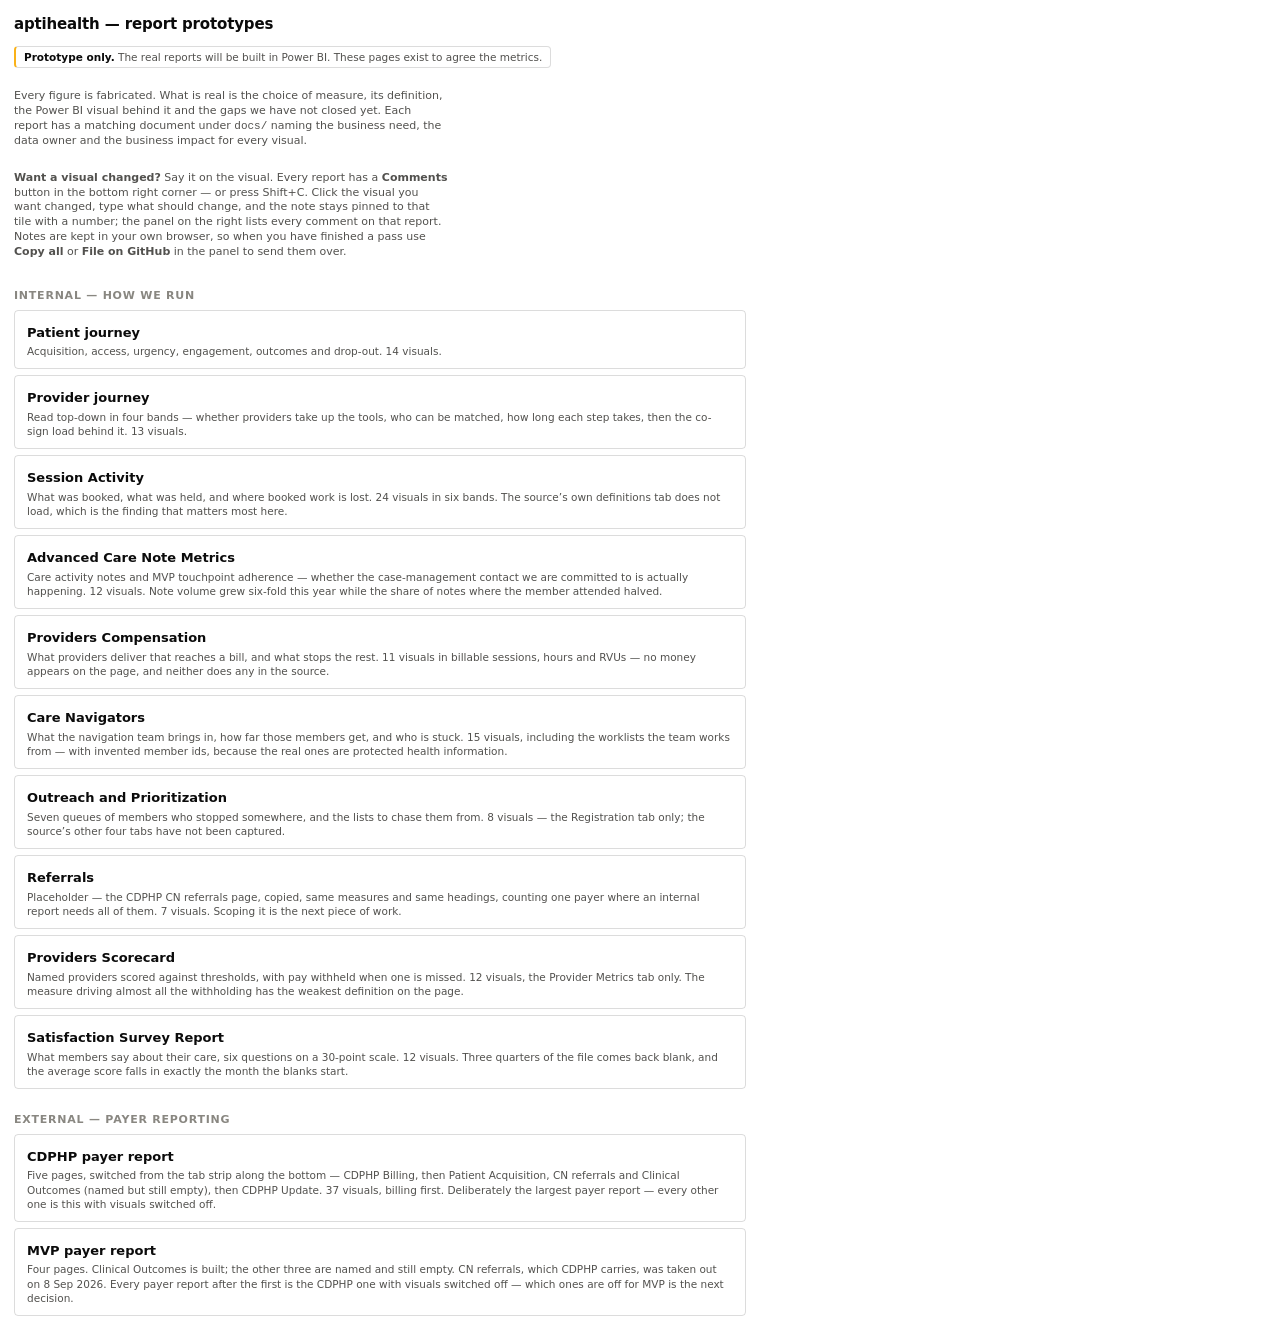
<file: index.html>
<!doctype html>
<html lang="en">
<head>
<meta charset="utf-8">
<meta name="viewport" content="width=device-width, initial-scale=1">
<title>aptihealth report prototypes</title>
<!-- shared:css:start -->
<style>
  .root {
    color-scheme: light;
    --plane: #ffffff; --surface: #ffffff;
    --ink-1: #0b0b0b; --ink-2: #52514e; --ink-muted: #898781;
    --grid: #e6e5df; --baseline: #c3c2b7; --border: rgba(11, 11, 11, 0.14);
    --s1: #2a78d6; --s2: #eda100; --s3: #10457e; --s4: #f2cd6b; --s5: #7fa9d9;
    --good: #0ca30c; --warning: #fab219; --serious: #ec835a; --critical: #d03b3b;
    --success-text: #006300; --track: #eeece7; --chipbg: #f5f4f0;
  }

  body { margin: 0; background: #ffffff; }
  /* The page strip is sticky to the bottom of .root, so on a short page — MVP's
     empty pages, a narrow window — it would sit halfway up the screen. Making
     .root fill the viewport as a flex column and pushing .ptabs down with an
     auto top margin keeps the strip on the bottom edge whether the page
     scrolls or not. .root carries no bottom padding — the strip's own
     padding-bottom is the last gap, so bottom: 0 lands flush against the
     window instead of 8px short of it. */
  .root {
    font-family: system-ui, -apple-system, "Segoe UI", sans-serif;
    background: var(--plane); color: var(--ink-1);
    padding: 14px 14px 0; line-height: 1.35;
    box-sizing: border-box; min-height: 100vh;
    display: flex; flex-direction: column;
  }

  .rpthead { display: flex; align-items: center; gap: 12px; flex-wrap: wrap; margin-bottom: 10px; }
  .rpthead h1 { font-size: 15px; margin: 0; letter-spacing: -0.01em; }
  .rpthead .mock {
    font-size: 10.5px; color: var(--ink-2); border: 1px solid var(--border);
    border-left: 2px solid var(--warning); border-radius: 4px; padding: 3px 8px;
  }
  .rpthead .mock b { color: var(--ink-1); }
  .slicers { margin-left: auto; display: flex; gap: 5px; flex-wrap: wrap; align-items: center; }
  .slicers .lbl { font-size: 9px; color: var(--ink-muted); text-transform: uppercase; letter-spacing: 0.07em; font-weight: 650; }
  .sl {
    font-size: 10.5px; color: var(--ink-2); background: var(--chipbg);
    border: 1px solid var(--border); border-radius: 3px; padding: 3px 8px; white-space: nowrap;
  }
  .sl::after { content: " ▾"; color: var(--ink-muted); font-size: 8px; }
  .sl { cursor: pointer; user-select: none; }
  .sl:hover, .sl[data-open] { border-color: var(--ink-muted); color: var(--ink-1); }

  .page { display: none; grid-template-columns: repeat(12, minmax(0, 1fr)); gap: 8px; position: relative; }
  .page.on { display: grid; }

  .v {
    background: var(--surface); border: 1px solid var(--border); border-radius: 4px;
    padding: 8px 10px 9px; overflow: hidden; display: flex; flex-direction: column;
    position: relative;   /* review pins are placed inside the tile they belong to */
  }
  .vh { display: flex; align-items: flex-start; gap: 8px; flex-wrap: wrap; row-gap: 3px; }
  .ask {
    font-size: 7.5px; font-weight: 700; letter-spacing: 0.07em; text-transform: uppercase;
    color: #143a63; background: #e8eef6; border: 1px solid #c5d5e8;
    border-radius: 3px; padding: 1px 5px; white-space: nowrap; flex-shrink: 0; align-self: center;
  }
  /* Company OKR metric. Deliberately a different marker from .ask: "CDPHP asked" means the
     payer requested it and it must reach the payer report, which sync.py enforces. "OKR" means
     the business is measured on it, and carries no such obligation. */
  .okr {
    font-size: 7.5px; font-weight: 700; letter-spacing: 0.07em; text-transform: uppercase;
    color: #6b4a00; background: #fdf3dc; border: 1px solid #f0dfae;
    border-radius: 3px; padding: 1px 5px; white-space: nowrap; flex-shrink: 0; align-self: center;
  }
  .appx { font-size: 9.5px; color: var(--ink-1); margin: 2px 0 0; padding-left: 15px; }
  .appx li { padding: 2px 0; border-bottom: 1px solid var(--grid); }
  .appx li:last-child { border-bottom: 0; }
  .vh h4 { font-size: 11px; font-weight: 650; margin: 0; letter-spacing: -0.005em; flex: 1; }
  .vf { display: flex; align-items: center; gap: 4px; flex-shrink: 0; }
  .wf {
    font-size: 8.5px; color: var(--ink-2); background: var(--chipbg);
    border: 1px solid var(--border); border-radius: 3px; padding: 1px 5px; white-space: nowrap;
  }
  .wf::before { content: "⏷ "; color: var(--ink-muted); font-size: 7px; }
  .wf { cursor: pointer; user-select: none; }
  .wf:hover, .wf[data-open] { border-color: var(--ink-muted); color: var(--ink-1); }

  .dd {
    position: fixed; z-index: 70; display: none; min-width: 132px; max-width: 240px;
    max-height: 232px; overflow-y: auto; background: #ffffff; color: #0b0b0b;
    border: 1px solid rgba(11, 11, 11, 0.18); border-radius: 4px; padding: 3px;
    box-shadow: 0 6px 18px rgba(11, 11, 11, 0.14);
  }
  .dd.on { display: block; }
  .dd .ddh {
    font-size: 8px; color: #898781; text-transform: uppercase; letter-spacing: 0.07em;
    font-weight: 650; padding: 3px 6px 4px;
  }
  .dd button {
    appearance: none; border: 0; background: none; cursor: pointer; font: inherit; width: 100%;
    display: flex; align-items: center; gap: 6px; text-align: left;
    font-size: 10.5px; color: #0b0b0b; padding: 4px 6px; border-radius: 3px; white-space: nowrap;
  }
  .dd button:hover { background: #f5f4f0; }
  .dd button .tick { width: 9px; flex-shrink: 0; color: #2a78d6; font-size: 9px; }
  .dd button[aria-checked="true"] { font-weight: 650; }
  .i {
    appearance: none; border: 0; background: none; padding: 0; cursor: help;
    font: inherit; font-size: 10px; color: var(--ink-muted); line-height: 1;
  }
  .i:hover { color: var(--s1); }
  .info { font-size: 9px; color: var(--ink-2); margin: 3px 0 0; }
  .body { flex: 1; min-height: 0; display: flex; flex-direction: column; justify-content: center; padding-top: 6px; }

  .kpi .big { font-size: 28px; font-weight: 600; letter-spacing: -0.025em; line-height: 1.05; }
  .kpi .big small { font-size: 12px; font-weight: 500; color: var(--ink-2); letter-spacing: 0; }
  .kpi .sub { font-size: 9.5px; color: var(--ink-2); margin-top: 2px; }
  .kpi .sub .up { color: var(--success-text); font-weight: 650; }
  .kpi .sub .down { color: var(--critical); font-weight: 650; }
  .kpi .spark { margin-top: 5px; }

  .sm2 .big { font-size: 16px; font-weight: 600; letter-spacing: -0.02em; }
  .sm2 .row { display: flex; align-items: flex-end; justify-content: space-between; gap: 6px; }

  .ch { width: 100%; }
  .ch svg { display: block; width: 100%; height: auto; overflow: visible; }
  .lg { display: flex; gap: 9px; flex-wrap: wrap; font-size: 8.5px; color: var(--ink-2); margin-top: 4px; }
  .lg i { width: 8px; height: 8px; border-radius: 2px; display: inline-block; margin-right: 3px; vertical-align: -1px; }

  table.mx { width: 100%; border-collapse: collapse; font-size: 9.5px; font-variant-numeric: tabular-nums; }
  table.mx th {
    text-align: right; font-weight: 600; color: var(--ink-muted); font-size: 8.5px;
    text-transform: uppercase; letter-spacing: 0.05em; padding: 0 4px 4px; border-bottom: 1px solid var(--grid);
  }
  table.mx th:first-child, table.mx td:first-child { text-align: left; }
  table.mx td { padding: 3px 4px; border-bottom: 1px solid var(--grid); color: var(--ink-1); }
  table.mx tr:last-child td { border-bottom: 0; font-weight: 650; }
  /* A verbatim extract has no total row to bold, and its headers are column names. */
  table.mx.raw tr:last-child td { font-weight: 400; }
  table.mx.raw th { text-transform: none; letter-spacing: 0; }
  table.mx td.b { position: relative; }
  table.mx td.b .bar { position: absolute; inset: 2px auto 2px 3px; background: var(--s1); opacity: 0.24; border-radius: 2px; }
  table.mx td.b span { position: relative; }
  .cf { border-radius: 2px; padding: 1px 4px; font-weight: 650; }
  .cf.g { color: var(--success-text); background: color-mix(in srgb, var(--good) 13%, white); }
  .cf.w { color: var(--ink-1); background: color-mix(in srgb, var(--warning) 24%, white); }
  .cf.c { color: var(--critical); background: color-mix(in srgb, var(--critical) 13%, white); }

  .flags { display: flex; flex-direction: column; }
  .flags .f { display: grid; grid-template-columns: 11px 1fr auto auto; gap: 6px; align-items: center; font-size: 10px; padding: 4px 0; border-bottom: 1px solid var(--grid); }
  .flags .f:last-child { border-bottom: 0; }
  .flags .f .n { font-weight: 650; font-variant-numeric: tabular-nums; font-size: 11.5px; }
  .flags .f .mo { font-size: 8.5px; color: var(--ink-2); font-variant-numeric: tabular-nums; min-width: 40px; text-align: right; }
  .flags .f .t { color: var(--ink-2); }
  .flags .f .t b { color: var(--ink-1); font-weight: 600; }
  .flags .ico { font-size: 9px; text-align: center; }
  .g-good .ico { color: var(--good); } .g-warning .ico { color: var(--warning); }
  .g-serious .ico { color: var(--serious); } .g-critical .ico { color: var(--critical); }

  /* Section bands. The provider report reads top-down — providers, then efficiency, then
     supervision — and an invisible HTML comment does not tell a reader that. */
  .band { grid-column: 1 / -1; display: flex; align-items: baseline; gap: 9px; margin: 8px 0 -3px; }
  .band .t { font-size: 10px; font-weight: 700; text-transform: uppercase; letter-spacing: 0.09em; color: var(--ink-1); flex-shrink: 0; }
  .band .d { font-size: 9px; color: var(--ink-muted); }
  .band .r { flex: 1; border-top: 1px solid var(--border); min-width: 12px; }
  .page.on > .band:first-child { margin-top: 0; }

  /* Role groups — a headcount roll-up with no chart in it. The question is which licence
     sits under which role, and a bar cannot say that. Four columns, one per role. */
  .roles { display: grid; grid-template-columns: repeat(auto-fit, minmax(120px, 1fr)); gap: 8px; }
  .roles .rg { border-left: 2px solid var(--s1); padding-left: 7px; }
  .roles .rg.pr { border-left-color: var(--s2); }
  .roles .rg.ot { border-left-color: var(--s3); }
  .roles .rgh { display: flex; align-items: baseline; justify-content: space-between; gap: 6px; padding-bottom: 3px; border-bottom: 1px solid var(--grid); }
  .roles .rgh b { font-size: 10px; font-weight: 650; color: var(--ink-1); }
  .roles .rgh .n { font-size: 15px; font-weight: 600; letter-spacing: -0.02em; font-variant-numeric: tabular-nums; }
  .roles .rgs { font-size: 8.5px; color: var(--ink-muted); margin: 2px 0 3px; }
  .roles .rl { list-style: none; margin: 0; padding: 0; }
  .roles .rl li { display: flex; justify-content: space-between; gap: 6px; font-size: 9.5px; color: var(--ink-2); padding: 2px 0; border-bottom: 1px solid var(--grid); }
  .roles .rl li:last-child { border-bottom: 0; }
  .roles .rl li span { color: var(--ink-1); font-weight: 650; font-variant-numeric: tabular-nums; }
  .roles .rl li.none { color: var(--ink-muted); font-style: italic; }

  .gapnote { font-size: 8.5px; color: var(--critical); font-weight: 600; margin-top: 4px; }

  /* The report switcher stays on screen — these pages are long and it is the only
     way between reports. */
  .ptabs {
    display: flex; flex-wrap: wrap; gap: 2px; row-gap: 4px;
    margin-top: auto; padding-top: 10px; border-top: 1px solid var(--border);
    align-items: center;
    position: sticky; bottom: 0; z-index: 60;
    background: var(--plane); padding-bottom: 7px;
    box-shadow: 0 -6px 12px -8px rgba(11, 11, 11, 0.35);
  }
  .ptabs button {
    appearance: none; border: 1px solid transparent; background: none; cursor: pointer; font: inherit;
    font-size: 11px; font-weight: 550; color: var(--ink-muted); padding: 4px 12px; border-radius: 3px;
  }
  .ptabs button[aria-pressed="true"] { color: var(--ink-1); background: var(--chipbg); border-color: var(--border); }
  .ptabs button:hover { color: var(--ink-1); }
  .ptabs .hint { margin-left: auto; font-size: 9px; color: var(--ink-muted); }
  /* Separates the cross-report links from the page tabs of the report you are in.
     One report with several pages is what Power BI actually builds, so the strip
     has to show both without reading as one flat list of eight things. */
  .ptabs .sep { align-self: stretch; width: 1px; background: var(--border); margin: 2px 8px; }

  .tt {
    position: fixed; pointer-events: none; opacity: 0; transition: opacity .08s;
    background: #143a63; color: #ffffff; font-size: 10.5px;
    border: 1px solid #0d2743; box-shadow: 0 4px 14px rgba(11, 11, 11, 0.28);
    padding: 5px 8px; border-radius: 4px; z-index: 80; max-width: 250px; white-space: normal; line-height: 1.4;
  }

  .c2 { grid-column: span 2 } .c3 { grid-column: span 3 } .c4 { grid-column: span 4 }
  .c5 { grid-column: span 5 } .c6 { grid-column: span 6 } .c7 { grid-column: span 7 }
  .c8 { grid-column: span 8 } .c12 { grid-column: span 12 }
  .h1r { min-height: 96px } .h2r { min-height: 172px } .h3r { min-height: 208px }
  @media (max-width: 1000px) {
    .page.on { grid-template-columns: repeat(6, minmax(0, 1fr)); }
    .c7, .c8, .c12 { grid-column: span 6 } .c5 { grid-column: span 4 }
  }
  @media (max-width: 620px) {
    .page.on { grid-template-columns: repeat(2, minmax(0, 1fr)); }
    .c3, .c4, .c5, .c6, .c7, .c8, .c12 { grid-column: span 2 }
  }

  /* report-to-report navigation in the footer tab strip */
  .ptabs a {
    text-decoration: none; border: 1px solid transparent;
    font-size: 11px; font-weight: 550; color: var(--ink-muted); padding: 4px 12px; border-radius: 3px;
  }
  .ptabs a:hover { color: var(--ink-1); }
  .ptabs a[aria-current="page"] { color: var(--ink-1); background: var(--chipbg); border-color: var(--border); }

  /* ---- Review comments -----------------------------------------------------------
     How a reader asks for a change. Comment mode turns the report into a surface you
     can pin a note to: click a visual, type, and the note stays attached to that tile
     with a numbered pin. Every note collects in the panel on the right — one list for
     the whole report, plus the open count of the other reports, so nothing is left in
     somebody's head or in a message that does not say which tile it is about.

     Deliberately quiet: the pin is a small blue bubble, the panel is the same white and
     hairline borders as everything else, and with comment mode off the report looks
     exactly as it did. Blue, not red — a comment is a request, not a judgement. */

  .cbar { position: fixed; right: 14px; bottom: 46px; z-index: 76; display: flex; gap: 6px; }
  .cbar .ctog {
    appearance: none; font: inherit; font-size: 11px; cursor: pointer;
    display: flex; align-items: center; gap: 6px;
    background: #ffffff; color: var(--ink-1); border: 1px solid var(--border);
    border-radius: 18px; padding: 6px 13px; box-shadow: 0 4px 14px rgba(11, 11, 11, 0.16);
  }
  .cbar .ctog:hover { border-color: var(--ink-muted); }
  /* Out from behind the panel while it is open, so the button that closes comment mode
     is never hidden under the thing it opened. */
  .root.cpo .cbar { right: 352px; }
  .cbar .ctog[aria-pressed="true"] { background: var(--s1); border-color: var(--s1); color: #ffffff; }
  .cbar .ctog .cn {
    font-size: 9.5px; font-weight: 700; font-variant-numeric: tabular-nums;
    background: var(--s1); color: #ffffff; border-radius: 9px; padding: 0 5px; min-width: 15px; text-align: center;
  }
  .cbar .ctog[aria-pressed="true"] .cn { background: #ffffff; color: var(--s1); }

  /* Comment mode. The whole report becomes clickable, so the cursor has to say so and
     the tile under the pointer has to show which target the click will attach to. */
  .root.cmt .page { cursor: crosshair; }
  .root.cmt .v:hover { box-shadow: inset 0 0 0 1.5px var(--s1); }
  .root.cpo { padding-right: 340px; }   /* the panel moves the report over rather than covering it */

  .cpin {
    position: absolute; z-index: 40; min-width: 17px; height: 17px; padding: 0 4px;
    display: none; align-items: center; justify-content: center;
    font-size: 9.5px; font-weight: 700; font-variant-numeric: tabular-nums;
    color: #ffffff; background: var(--s1); border: 1.5px solid #ffffff;
    border-radius: 9px 9px 9px 2px; box-shadow: 0 2px 6px rgba(11, 11, 11, 0.3);
    cursor: pointer; transform: translate(-2px, -2px);
  }
  .root.cmt .cpin, .root.cpo .cpin, .root.cpins .cpin { display: flex; }
  .cpin.res { background: var(--ink-muted); }
  .cpin.sel { outline: 2px solid var(--s1); outline-offset: 2px; }
  .v.cflash { box-shadow: inset 0 0 0 2px var(--s1); }

  /* The composer, and the same popover reused to read a thread. */
  .cpop {
    position: fixed; z-index: 79; display: none; width: 274px; background: #ffffff;
    border: 1px solid rgba(11, 11, 11, 0.18); border-radius: 5px; padding: 9px;
    box-shadow: 0 8px 22px rgba(11, 11, 11, 0.18);
  }
  .cpop.on { display: block; }
  .cpop .tgt {
    font-size: 8.5px; color: var(--ink-muted); margin-bottom: 5px;
    overflow: hidden; text-overflow: ellipsis; white-space: nowrap;
  }
  .cpop .tgt b { color: var(--ink-2); font-weight: 650; }
  .cpop textarea, .cpop input {
    width: 100%; box-sizing: border-box; font: inherit; font-size: 10.5px; color: var(--ink-1);
    background: #ffffff; border: 1px solid var(--border); border-radius: 3px; padding: 5px 6px;
  }
  .cpop textarea { min-height: 62px; resize: vertical; line-height: 1.4; }
  .cpop input { margin-bottom: 5px; }
  .cpop .act { display: flex; align-items: center; gap: 6px; margin-top: 6px; }
  .cpop .hint { font-size: 8.5px; color: var(--ink-muted); margin-right: auto; }

  .cb {
    appearance: none; font: inherit; font-size: 10px; cursor: pointer;
    border: 1px solid var(--border); background: var(--chipbg); color: var(--ink-1);
    border-radius: 3px; padding: 3px 9px;
  }
  .cb:hover { border-color: var(--ink-muted); }
  .cb.p { background: var(--s1); border-color: var(--s1); color: #ffffff; }
  .cb.q { border-color: transparent; background: none; color: var(--ink-muted); padding: 3px 4px; }
  .cb.q:hover { color: var(--ink-1); }
  .cb[disabled] { opacity: 0.45; cursor: default; }

  .cpan {
    position: fixed; top: 0; right: 0; bottom: 0; width: 326px; z-index: 77; display: none;
    background: #ffffff; border-left: 1px solid var(--border);
    box-shadow: -10px 0 26px rgba(11, 11, 11, 0.1);
    padding: 11px 12px 16px; overflow-y: auto;
  }
  .cpan.on { display: block; }
  .cpan .ph { display: flex; align-items: center; gap: 8px; }
  .cpan .ph h3 { font-size: 10px; font-weight: 700; text-transform: uppercase; letter-spacing: 0.09em; margin: 0; }
  .cpan .ph .n { font-size: 9.5px; color: var(--ink-muted); font-variant-numeric: tabular-nums; }
  .cpan .ph .cb.q { margin-left: auto; font-size: 13px; line-height: 1; }
  .cpan .sub { font-size: 9px; color: var(--ink-muted); margin: 2px 0 8px; }
  .cpan .opt { display: flex; align-items: center; gap: 5px; font-size: 9px; color: var(--ink-2); margin: 7px 0 3px; }
  .cpan .opt input { margin: 0; }

  .cit { border-top: 1px solid var(--grid); padding: 8px 0 9px; cursor: pointer; }
  .cit:hover { background: #fbfbf9; }
  .cit .hd { display: flex; align-items: center; gap: 6px; }
  .cit .av {
    width: 16px; height: 16px; border-radius: 50%; background: var(--s1); color: #ffffff;
    font-size: 8.5px; font-weight: 700; display: flex; align-items: center; justify-content: center; flex-shrink: 0;
  }
  .cit .num { font-size: 9px; color: var(--ink-muted); font-variant-numeric: tabular-nums; min-width: 12px; }
  .cit .who { font-size: 10px; font-weight: 650; color: var(--ink-1); }
  .cit .at { font-size: 8.5px; color: var(--ink-muted); margin-left: auto; }
  .cit .txt { font-size: 10.5px; color: var(--ink-1); white-space: pre-wrap; margin: 4px 0 0; line-height: 1.4; }
  .cit .tgt { font-size: 8.5px; color: var(--ink-muted); margin-top: 4px; }
  .cit .tgt b { color: var(--ink-2); font-weight: 650; }
  .cit .off { color: var(--s1); }
  .cit .rep { font-size: 10px; color: var(--ink-2); border-left: 2px solid var(--grid); padding: 3px 0 3px 7px; margin-top: 5px; white-space: pre-wrap; }
  .cit .rep b { color: var(--ink-1); font-weight: 650; }
  .cit .act { display: flex; gap: 4px; margin-top: 6px; }
  .cit.done .txt, .cit.done .who { color: var(--ink-muted); }
  .cpan .none { font-size: 10px; color: var(--ink-muted); padding: 10px 0; line-height: 1.5; }

  .cpan .sect {
    font-size: 9px; font-weight: 700; text-transform: uppercase; letter-spacing: 0.08em;
    color: var(--ink-muted); margin: 14px 0 2px;
  }
  .cpan .doc {
    display: flex; align-items: baseline; gap: 8px; font-size: 10px; color: var(--ink-2);
    text-decoration: none; padding: 4px 0; border-top: 1px solid var(--grid);
  }
  .cpan .doc:hover { color: var(--ink-1); }
  .cpan .doc .n { margin-left: auto; font-size: 9px; color: var(--ink-muted); font-variant-numeric: tabular-nums; }
  .cpan .foot { margin-top: 14px; border-top: 1px solid var(--border); padding-top: 8px; }
  .cpan .foot .who { display: flex; align-items: center; gap: 5px; }
  .cpan .foot input {
    flex: 1; font: inherit; font-size: 10px; color: var(--ink-1); background: #ffffff;
    border: 1px solid var(--border); border-radius: 3px; padding: 3px 6px;
  }
  .cpan .foot .note { font-size: 8.5px; color: var(--ink-muted); margin-top: 6px; line-height: 1.45; }
  .cpan .foot .exp { display: flex; gap: 4px; margin-top: 7px; flex-wrap: wrap; }
  .cpan .foot .exp a { text-decoration: none; }

  @media (max-width: 760px) {
    .cpan { width: 100%; }
    .root.cpo { padding-right: 14px; }
  }
</style>
<!-- shared:css:end -->
<style>
  .idx { max-width: 760px; }
  .idx h2 { font-size: 11px; text-transform: uppercase; letter-spacing: 0.07em;
            color: var(--ink-muted); margin: 18px 0 6px; }
  .idx a.card { display: block; text-decoration: none; color: inherit;
    border: 1px solid var(--border); border-radius: 4px; padding: 10px 12px; margin-bottom: 6px; }
  .idx a.card:hover { border-color: var(--ink-muted); }
  .idx a.card b { font-size: 13px; }
  .idx a.card span { display: block; font-size: 10.5px; color: var(--ink-2); margin-top: 2px; }
  .idx p { font-size: 11px; color: var(--ink-2); max-width: 62ch; }
</style>
</head>
<body>
<div class="root idx">
  <div class="rpthead">
    <h1>aptihealth &mdash; report prototypes</h1>
    <span class="mock"><b>Prototype only.</b> The real reports will be built in Power BI. These pages exist to agree the metrics.</span>
  </div>

  <p>Every figure is fabricated. What is real is the choice of measure, its definition,
     the Power BI visual behind it and the gaps we have not closed yet. Each report has a
     matching document under <code>docs/</code> naming the business need, the data owner and
     the business impact for every visual.</p>

  <p><b>Want a visual changed?</b> Say it on the visual. Every report has a
     <b>Comments</b> button in the bottom right corner &mdash; or press Shift+C. Click the
     visual you want changed, type what should change, and the note stays pinned to that
     tile with a number; the panel on the right lists every comment on that report. Notes
     are kept in your own browser, so when you have finished a pass use <b>Copy all</b> or
     <b>File on GitHub</b> in the panel to send them over.</p>

  <h2>Internal &mdash; how we run</h2>
  <a class="card" href="reports/internal/patient-journey.html">
    <b>Patient journey</b>
    <span>Acquisition, access, urgency, engagement, outcomes and drop-out. 14 visuals.</span>
  </a>
  <a class="card" href="reports/internal/provider-journey.html">
    <b>Provider journey</b>
    <span>Read top-down in four bands &mdash; whether providers take up the tools, who can be matched, how long each step takes, then the co-sign load behind it. 13 visuals.</span>
  </a>

  <a class="card" href="reports/internal/session-activity.html">
    <b>Session Activity</b>
    <span>What was booked, what was held, and where booked work is lost. 24 visuals in
          six bands. The source&rsquo;s own definitions tab does not load, which is the finding
          that matters most here.</span>
  </a>
  <a class="card" href="reports/internal/advanced-care-note-metrics.html">
    <b>Advanced Care Note Metrics</b>
    <span>Care activity notes and MVP touchpoint adherence &mdash; whether the
          case-management contact we are committed to is actually happening. 12 visuals.
          Note volume grew six-fold this year while the share of notes where the member
          attended halved.</span>
  </a>
  <a class="card" href="reports/internal/providers-compensation.html">
    <b>Providers Compensation</b>
    <span>What providers deliver that reaches a bill, and what stops the rest. 11 visuals
          in billable sessions, hours and RVUs &mdash; no money appears on the page, and neither
          does any in the source.</span>
  </a>
  <a class="card" href="reports/internal/care-navigators.html">
    <b>Care Navigators</b>
    <span>What the navigation team brings in, how far those members get, and who is
          stuck. 15 visuals, including the worklists the team works from &mdash; with invented
          member ids, because the real ones are protected health information.</span>
  </a>
  <a class="card" href="reports/internal/outreach-and-prioritization.html">
    <b>Outreach and Prioritization</b>
    <span>Seven queues of members who stopped somewhere, and the lists to chase them
          from. 8 visuals &mdash; the Registration tab only; the source&rsquo;s other four tabs
          have not been captured.</span>
  </a>
  <a class="card" href="reports/internal/referrals.html">
    <b>Referrals</b>
    <span>Placeholder &mdash; the CDPHP CN referrals page, copied, same measures and same
          headings, counting one payer where an internal report needs all of them. 7 visuals.
          Scoping it is the next piece of work.</span>
  </a>
  <a class="card" href="reports/internal/providers-scorecard.html">
    <b>Providers Scorecard</b>
    <span>Named providers scored against thresholds, with pay withheld when one is
          missed. 12 visuals, the Provider Metrics tab only. The measure driving almost all
          the withholding has the weakest definition on the page.</span>
  </a>
  <a class="card" href="reports/internal/satisfaction-survey-report.html">
    <b>Satisfaction Survey Report</b>
    <span>What members say about their care, six questions on a 30-point scale. 12 visuals.
          Three quarters of the file comes back blank, and the average score falls in exactly
          the month the blanks start.</span>
  </a>

  <h2>External &mdash; payer reporting</h2>
  <a class="card" href="reports/external/cdphp.html">
    <b>CDPHP payer report</b>
    <span>Five pages, switched from the tab strip along the bottom &mdash; CDPHP Billing,
          then Patient Acquisition, CN referrals and Clinical Outcomes (named but still
          empty), then CDPHP Update. 37 visuals, billing first.
          Deliberately the largest payer report &mdash; every other one is this with visuals
          switched off.</span>
  </a>
  <a class="card" href="reports/external/mvp.html">
    <b>MVP payer report</b>
    <span>Four pages. Clinical Outcomes is built; the other three are named and still empty.
          CN referrals, which CDPHP carries, was taken out on 8 Sep 2026. Every payer report
          after the first is the CDPHP one with visuals switched off &mdash; which ones are off
          for MVP is the next decision.</span>
  </a>
</div>
</body>
</html>
</file>
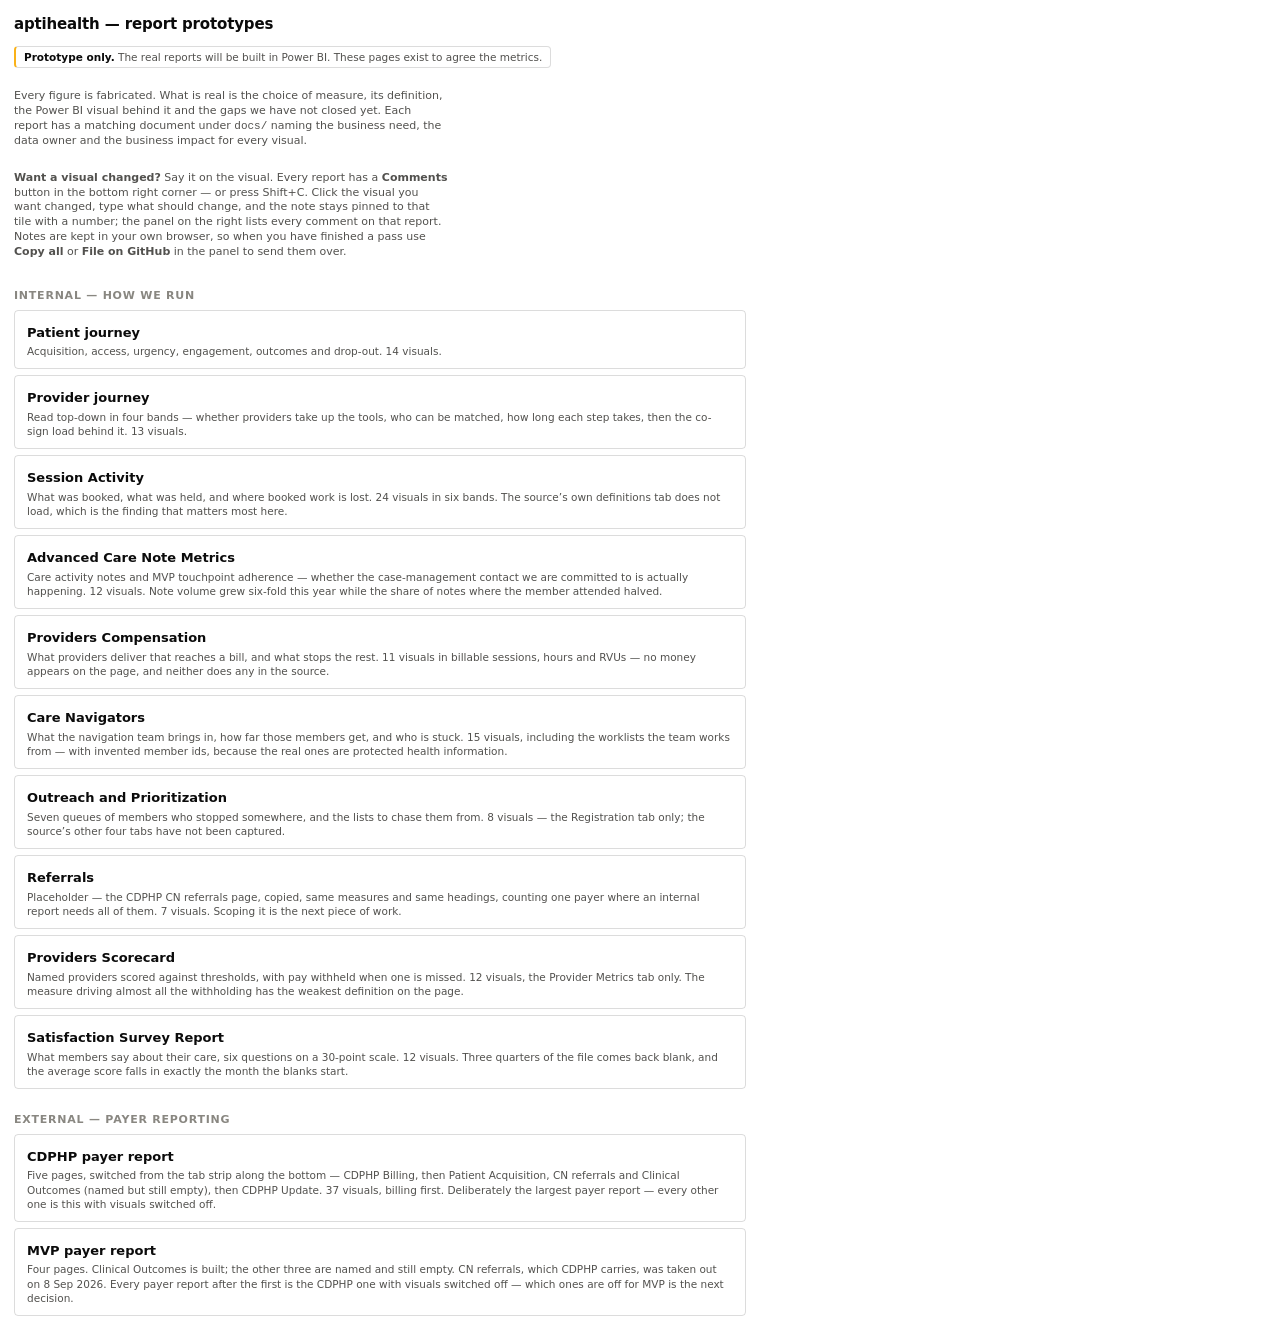
<file: apti-journey-powerbi_2.html>
<!doctype html>
<html lang="en">
<head>
<meta charset="utf-8">
<title>Moved — aptihealth report prototypes</title>
<meta http-equiv="refresh" content="0; url=./index.html">
<link rel="canonical" href="./index.html">
</head>
<body style="font:14px/1.5 system-ui,sans-serif;margin:40px;color:#0b0b0b;background:#fff">
<p>This single-page mock-up was split into three reports.</p>
<p><a href="./index.html">Go to the report index</a> — or straight to
<a href="./reports/internal/patient-journey.html">Patient journey</a>,
<a href="./reports/internal/provider-journey.html">Provider journey</a>,
<a href="./reports/external/cdphp.html">CDPHP payer report</a>.</p>
</body>
</html>
</file>
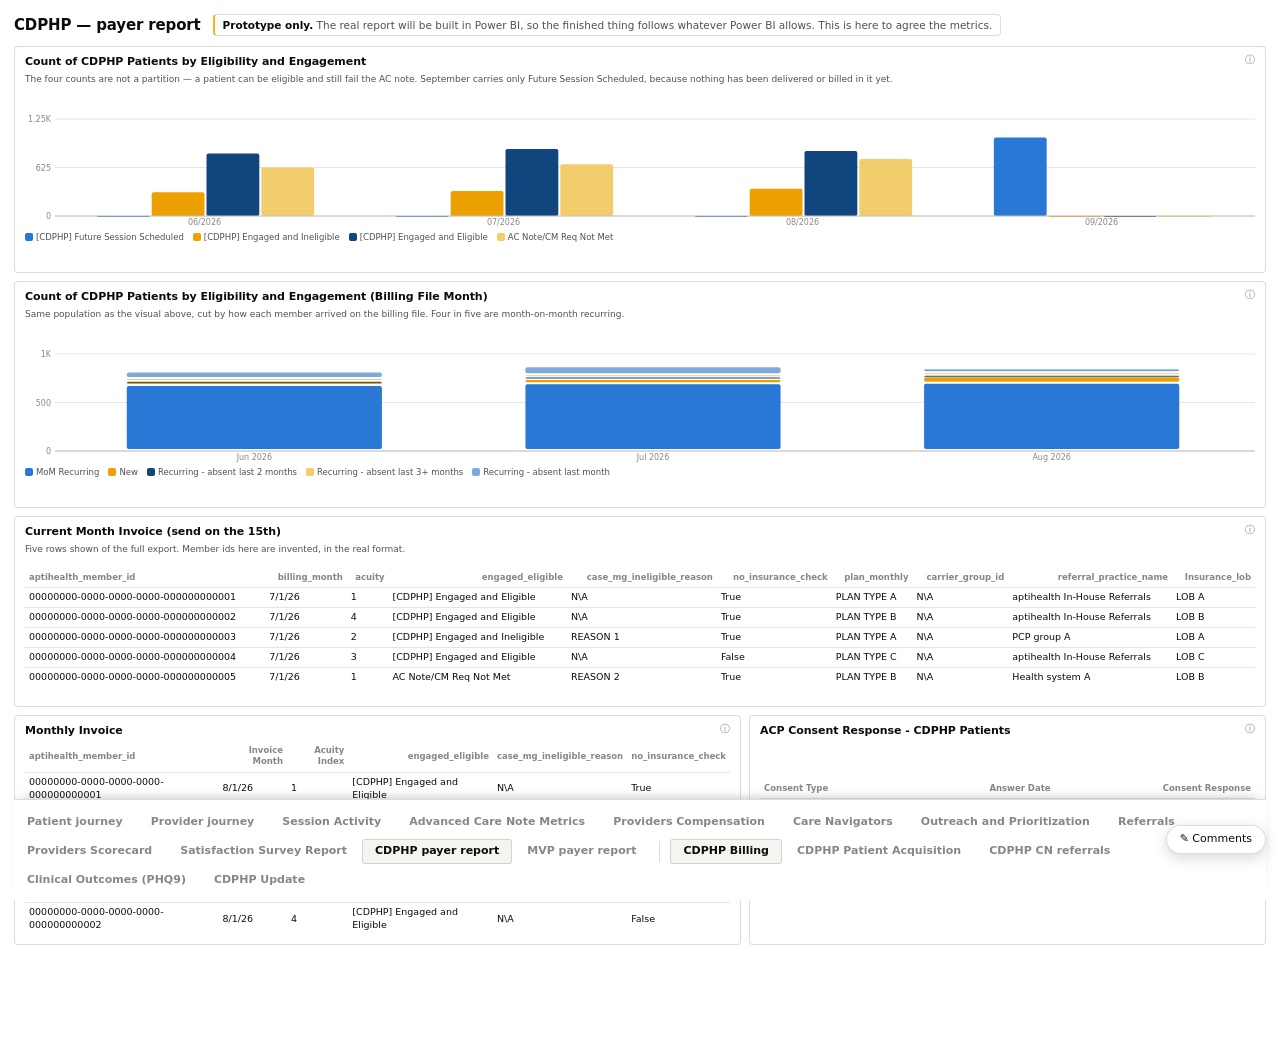
<file: reports/external/cdphp.html>
<!doctype html>
<html lang="en">
<head>
<meta charset="utf-8">
<meta name="viewport" content="width=device-width, initial-scale=1">
<title>CDPHP payer report</title>
<!-- shared:css:start -->
<style>
  .root {
    color-scheme: light;
    --plane: #ffffff; --surface: #ffffff;
    --ink-1: #0b0b0b; --ink-2: #52514e; --ink-muted: #898781;
    --grid: #e6e5df; --baseline: #c3c2b7; --border: rgba(11, 11, 11, 0.14);
    --s1: #2a78d6; --s2: #eda100; --s3: #10457e; --s4: #f2cd6b; --s5: #7fa9d9;
    --good: #0ca30c; --warning: #fab219; --serious: #ec835a; --critical: #d03b3b;
    --success-text: #006300; --track: #eeece7; --chipbg: #f5f4f0;
  }

  body { margin: 0; background: #ffffff; }
  /* The page strip is sticky to the bottom of .root, so on a short page — MVP's
     empty pages, a narrow window — it would sit halfway up the screen. Making
     .root fill the viewport as a flex column and pushing .ptabs down with an
     auto top margin keeps the strip on the bottom edge whether the page
     scrolls or not. .root carries no bottom padding — the strip's own
     padding-bottom is the last gap, so bottom: 0 lands flush against the
     window instead of 8px short of it. */
  .root {
    font-family: system-ui, -apple-system, "Segoe UI", sans-serif;
    background: var(--plane); color: var(--ink-1);
    padding: 14px 14px 0; line-height: 1.35;
    box-sizing: border-box; min-height: 100vh;
    display: flex; flex-direction: column;
  }

  .rpthead { display: flex; align-items: center; gap: 12px; flex-wrap: wrap; margin-bottom: 10px; }
  .rpthead h1 { font-size: 15px; margin: 0; letter-spacing: -0.01em; }
  .rpthead .mock {
    font-size: 10.5px; color: var(--ink-2); border: 1px solid var(--border);
    border-left: 2px solid var(--warning); border-radius: 4px; padding: 3px 8px;
  }
  .rpthead .mock b { color: var(--ink-1); }
  .slicers { margin-left: auto; display: flex; gap: 5px; flex-wrap: wrap; align-items: center; }
  .slicers .lbl { font-size: 9px; color: var(--ink-muted); text-transform: uppercase; letter-spacing: 0.07em; font-weight: 650; }
  .sl {
    font-size: 10.5px; color: var(--ink-2); background: var(--chipbg);
    border: 1px solid var(--border); border-radius: 3px; padding: 3px 8px; white-space: nowrap;
  }
  .sl::after { content: " ▾"; color: var(--ink-muted); font-size: 8px; }
  .sl { cursor: pointer; user-select: none; }
  .sl:hover, .sl[data-open] { border-color: var(--ink-muted); color: var(--ink-1); }

  .page { display: none; grid-template-columns: repeat(12, minmax(0, 1fr)); gap: 8px; position: relative; }
  .page.on { display: grid; }

  .v {
    background: var(--surface); border: 1px solid var(--border); border-radius: 4px;
    padding: 8px 10px 9px; overflow: hidden; display: flex; flex-direction: column;
    position: relative;   /* review pins are placed inside the tile they belong to */
  }
  .vh { display: flex; align-items: flex-start; gap: 8px; flex-wrap: wrap; row-gap: 3px; }
  .ask {
    font-size: 7.5px; font-weight: 700; letter-spacing: 0.07em; text-transform: uppercase;
    color: #143a63; background: #e8eef6; border: 1px solid #c5d5e8;
    border-radius: 3px; padding: 1px 5px; white-space: nowrap; flex-shrink: 0; align-self: center;
  }
  /* Company OKR metric. Deliberately a different marker from .ask: "CDPHP asked" means the
     payer requested it and it must reach the payer report, which sync.py enforces. "OKR" means
     the business is measured on it, and carries no such obligation. */
  .okr {
    font-size: 7.5px; font-weight: 700; letter-spacing: 0.07em; text-transform: uppercase;
    color: #6b4a00; background: #fdf3dc; border: 1px solid #f0dfae;
    border-radius: 3px; padding: 1px 5px; white-space: nowrap; flex-shrink: 0; align-self: center;
  }
  .appx { font-size: 9.5px; color: var(--ink-1); margin: 2px 0 0; padding-left: 15px; }
  .appx li { padding: 2px 0; border-bottom: 1px solid var(--grid); }
  .appx li:last-child { border-bottom: 0; }
  .vh h4 { font-size: 11px; font-weight: 650; margin: 0; letter-spacing: -0.005em; flex: 1; }
  .vf { display: flex; align-items: center; gap: 4px; flex-shrink: 0; }
  .wf {
    font-size: 8.5px; color: var(--ink-2); background: var(--chipbg);
    border: 1px solid var(--border); border-radius: 3px; padding: 1px 5px; white-space: nowrap;
  }
  .wf::before { content: "⏷ "; color: var(--ink-muted); font-size: 7px; }
  .wf { cursor: pointer; user-select: none; }
  .wf:hover, .wf[data-open] { border-color: var(--ink-muted); color: var(--ink-1); }

  .dd {
    position: fixed; z-index: 70; display: none; min-width: 132px; max-width: 240px;
    max-height: 232px; overflow-y: auto; background: #ffffff; color: #0b0b0b;
    border: 1px solid rgba(11, 11, 11, 0.18); border-radius: 4px; padding: 3px;
    box-shadow: 0 6px 18px rgba(11, 11, 11, 0.14);
  }
  .dd.on { display: block; }
  .dd .ddh {
    font-size: 8px; color: #898781; text-transform: uppercase; letter-spacing: 0.07em;
    font-weight: 650; padding: 3px 6px 4px;
  }
  .dd button {
    appearance: none; border: 0; background: none; cursor: pointer; font: inherit; width: 100%;
    display: flex; align-items: center; gap: 6px; text-align: left;
    font-size: 10.5px; color: #0b0b0b; padding: 4px 6px; border-radius: 3px; white-space: nowrap;
  }
  .dd button:hover { background: #f5f4f0; }
  .dd button .tick { width: 9px; flex-shrink: 0; color: #2a78d6; font-size: 9px; }
  .dd button[aria-checked="true"] { font-weight: 650; }
  .i {
    appearance: none; border: 0; background: none; padding: 0; cursor: help;
    font: inherit; font-size: 10px; color: var(--ink-muted); line-height: 1;
  }
  .i:hover { color: var(--s1); }
  .info { font-size: 9px; color: var(--ink-2); margin: 3px 0 0; }
  .body { flex: 1; min-height: 0; display: flex; flex-direction: column; justify-content: center; padding-top: 6px; }

  .kpi .big { font-size: 28px; font-weight: 600; letter-spacing: -0.025em; line-height: 1.05; }
  .kpi .big small { font-size: 12px; font-weight: 500; color: var(--ink-2); letter-spacing: 0; }
  .kpi .sub { font-size: 9.5px; color: var(--ink-2); margin-top: 2px; }
  .kpi .sub .up { color: var(--success-text); font-weight: 650; }
  .kpi .sub .down { color: var(--critical); font-weight: 650; }
  .kpi .spark { margin-top: 5px; }

  .sm2 .big { font-size: 16px; font-weight: 600; letter-spacing: -0.02em; }
  .sm2 .row { display: flex; align-items: flex-end; justify-content: space-between; gap: 6px; }

  .ch { width: 100%; }
  .ch svg { display: block; width: 100%; height: auto; overflow: visible; }
  .lg { display: flex; gap: 9px; flex-wrap: wrap; font-size: 8.5px; color: var(--ink-2); margin-top: 4px; }
  .lg i { width: 8px; height: 8px; border-radius: 2px; display: inline-block; margin-right: 3px; vertical-align: -1px; }

  table.mx { width: 100%; border-collapse: collapse; font-size: 9.5px; font-variant-numeric: tabular-nums; }
  table.mx th {
    text-align: right; font-weight: 600; color: var(--ink-muted); font-size: 8.5px;
    text-transform: uppercase; letter-spacing: 0.05em; padding: 0 4px 4px; border-bottom: 1px solid var(--grid);
  }
  table.mx th:first-child, table.mx td:first-child { text-align: left; }
  table.mx td { padding: 3px 4px; border-bottom: 1px solid var(--grid); color: var(--ink-1); }
  table.mx tr:last-child td { border-bottom: 0; font-weight: 650; }
  /* A verbatim extract has no total row to bold, and its headers are column names. */
  table.mx.raw tr:last-child td { font-weight: 400; }
  table.mx.raw th { text-transform: none; letter-spacing: 0; }
  table.mx td.b { position: relative; }
  table.mx td.b .bar { position: absolute; inset: 2px auto 2px 3px; background: var(--s1); opacity: 0.24; border-radius: 2px; }
  table.mx td.b span { position: relative; }
  .cf { border-radius: 2px; padding: 1px 4px; font-weight: 650; }
  .cf.g { color: var(--success-text); background: color-mix(in srgb, var(--good) 13%, white); }
  .cf.w { color: var(--ink-1); background: color-mix(in srgb, var(--warning) 24%, white); }
  .cf.c { color: var(--critical); background: color-mix(in srgb, var(--critical) 13%, white); }

  .flags { display: flex; flex-direction: column; }
  .flags .f { display: grid; grid-template-columns: 11px 1fr auto auto; gap: 6px; align-items: center; font-size: 10px; padding: 4px 0; border-bottom: 1px solid var(--grid); }
  .flags .f:last-child { border-bottom: 0; }
  .flags .f .n { font-weight: 650; font-variant-numeric: tabular-nums; font-size: 11.5px; }
  .flags .f .mo { font-size: 8.5px; color: var(--ink-2); font-variant-numeric: tabular-nums; min-width: 40px; text-align: right; }
  .flags .f .t { color: var(--ink-2); }
  .flags .f .t b { color: var(--ink-1); font-weight: 600; }
  .flags .ico { font-size: 9px; text-align: center; }
  .g-good .ico { color: var(--good); } .g-warning .ico { color: var(--warning); }
  .g-serious .ico { color: var(--serious); } .g-critical .ico { color: var(--critical); }

  /* Section bands. The provider report reads top-down — providers, then efficiency, then
     supervision — and an invisible HTML comment does not tell a reader that. */
  .band { grid-column: 1 / -1; display: flex; align-items: baseline; gap: 9px; margin: 8px 0 -3px; }
  .band .t { font-size: 10px; font-weight: 700; text-transform: uppercase; letter-spacing: 0.09em; color: var(--ink-1); flex-shrink: 0; }
  .band .d { font-size: 9px; color: var(--ink-muted); }
  .band .r { flex: 1; border-top: 1px solid var(--border); min-width: 12px; }
  .page.on > .band:first-child { margin-top: 0; }

  /* Role groups — a headcount roll-up with no chart in it. The question is which licence
     sits under which role, and a bar cannot say that. Four columns, one per role. */
  .roles { display: grid; grid-template-columns: repeat(auto-fit, minmax(120px, 1fr)); gap: 8px; }
  .roles .rg { border-left: 2px solid var(--s1); padding-left: 7px; }
  .roles .rg.pr { border-left-color: var(--s2); }
  .roles .rg.ot { border-left-color: var(--s3); }
  .roles .rgh { display: flex; align-items: baseline; justify-content: space-between; gap: 6px; padding-bottom: 3px; border-bottom: 1px solid var(--grid); }
  .roles .rgh b { font-size: 10px; font-weight: 650; color: var(--ink-1); }
  .roles .rgh .n { font-size: 15px; font-weight: 600; letter-spacing: -0.02em; font-variant-numeric: tabular-nums; }
  .roles .rgs { font-size: 8.5px; color: var(--ink-muted); margin: 2px 0 3px; }
  .roles .rl { list-style: none; margin: 0; padding: 0; }
  .roles .rl li { display: flex; justify-content: space-between; gap: 6px; font-size: 9.5px; color: var(--ink-2); padding: 2px 0; border-bottom: 1px solid var(--grid); }
  .roles .rl li:last-child { border-bottom: 0; }
  .roles .rl li span { color: var(--ink-1); font-weight: 650; font-variant-numeric: tabular-nums; }
  .roles .rl li.none { color: var(--ink-muted); font-style: italic; }

  .gapnote { font-size: 8.5px; color: var(--critical); font-weight: 600; margin-top: 4px; }

  /* The report switcher stays on screen — these pages are long and it is the only
     way between reports. */
  .ptabs {
    display: flex; flex-wrap: wrap; gap: 2px; row-gap: 4px;
    margin-top: auto; padding-top: 10px; border-top: 1px solid var(--border);
    align-items: center;
    position: sticky; bottom: 0; z-index: 60;
    background: var(--plane); padding-bottom: 7px;
    box-shadow: 0 -6px 12px -8px rgba(11, 11, 11, 0.35);
  }
  .ptabs button {
    appearance: none; border: 1px solid transparent; background: none; cursor: pointer; font: inherit;
    font-size: 11px; font-weight: 550; color: var(--ink-muted); padding: 4px 12px; border-radius: 3px;
  }
  .ptabs button[aria-pressed="true"] { color: var(--ink-1); background: var(--chipbg); border-color: var(--border); }
  .ptabs button:hover { color: var(--ink-1); }
  .ptabs .hint { margin-left: auto; font-size: 9px; color: var(--ink-muted); }
  /* Separates the cross-report links from the page tabs of the report you are in.
     One report with several pages is what Power BI actually builds, so the strip
     has to show both without reading as one flat list of eight things. */
  .ptabs .sep { align-self: stretch; width: 1px; background: var(--border); margin: 2px 8px; }

  .tt {
    position: fixed; pointer-events: none; opacity: 0; transition: opacity .08s;
    background: #143a63; color: #ffffff; font-size: 10.5px;
    border: 1px solid #0d2743; box-shadow: 0 4px 14px rgba(11, 11, 11, 0.28);
    padding: 5px 8px; border-radius: 4px; z-index: 80; max-width: 250px; white-space: normal; line-height: 1.4;
  }

  .c2 { grid-column: span 2 } .c3 { grid-column: span 3 } .c4 { grid-column: span 4 }
  .c5 { grid-column: span 5 } .c6 { grid-column: span 6 } .c7 { grid-column: span 7 }
  .c8 { grid-column: span 8 } .c12 { grid-column: span 12 }
  .h1r { min-height: 96px } .h2r { min-height: 172px } .h3r { min-height: 208px }
  @media (max-width: 1000px) {
    .page.on { grid-template-columns: repeat(6, minmax(0, 1fr)); }
    .c7, .c8, .c12 { grid-column: span 6 } .c5 { grid-column: span 4 }
  }
  @media (max-width: 620px) {
    .page.on { grid-template-columns: repeat(2, minmax(0, 1fr)); }
    .c3, .c4, .c5, .c6, .c7, .c8, .c12 { grid-column: span 2 }
  }

  /* report-to-report navigation in the footer tab strip */
  .ptabs a {
    text-decoration: none; border: 1px solid transparent;
    font-size: 11px; font-weight: 550; color: var(--ink-muted); padding: 4px 12px; border-radius: 3px;
  }
  .ptabs a:hover { color: var(--ink-1); }
  .ptabs a[aria-current="page"] { color: var(--ink-1); background: var(--chipbg); border-color: var(--border); }

  /* ---- Review comments -----------------------------------------------------------
     How a reader asks for a change. Comment mode turns the report into a surface you
     can pin a note to: click a visual, type, and the note stays attached to that tile
     with a numbered pin. Every note collects in the panel on the right — one list for
     the whole report, plus the open count of the other reports, so nothing is left in
     somebody's head or in a message that does not say which tile it is about.

     Deliberately quiet: the pin is a small blue bubble, the panel is the same white and
     hairline borders as everything else, and with comment mode off the report looks
     exactly as it did. Blue, not red — a comment is a request, not a judgement. */

  .cbar { position: fixed; right: 14px; bottom: 46px; z-index: 76; display: flex; gap: 6px; }
  .cbar .ctog {
    appearance: none; font: inherit; font-size: 11px; cursor: pointer;
    display: flex; align-items: center; gap: 6px;
    background: #ffffff; color: var(--ink-1); border: 1px solid var(--border);
    border-radius: 18px; padding: 6px 13px; box-shadow: 0 4px 14px rgba(11, 11, 11, 0.16);
  }
  .cbar .ctog:hover { border-color: var(--ink-muted); }
  /* Out from behind the panel while it is open, so the button that closes comment mode
     is never hidden under the thing it opened. */
  .root.cpo .cbar { right: 352px; }
  .cbar .ctog[aria-pressed="true"] { background: var(--s1); border-color: var(--s1); color: #ffffff; }
  .cbar .ctog .cn {
    font-size: 9.5px; font-weight: 700; font-variant-numeric: tabular-nums;
    background: var(--s1); color: #ffffff; border-radius: 9px; padding: 0 5px; min-width: 15px; text-align: center;
  }
  .cbar .ctog[aria-pressed="true"] .cn { background: #ffffff; color: var(--s1); }

  /* Comment mode. The whole report becomes clickable, so the cursor has to say so and
     the tile under the pointer has to show which target the click will attach to. */
  .root.cmt .page { cursor: crosshair; }
  .root.cmt .v:hover { box-shadow: inset 0 0 0 1.5px var(--s1); }
  .root.cpo { padding-right: 340px; }   /* the panel moves the report over rather than covering it */

  .cpin {
    position: absolute; z-index: 40; min-width: 17px; height: 17px; padding: 0 4px;
    display: none; align-items: center; justify-content: center;
    font-size: 9.5px; font-weight: 700; font-variant-numeric: tabular-nums;
    color: #ffffff; background: var(--s1); border: 1.5px solid #ffffff;
    border-radius: 9px 9px 9px 2px; box-shadow: 0 2px 6px rgba(11, 11, 11, 0.3);
    cursor: pointer; transform: translate(-2px, -2px);
  }
  .root.cmt .cpin, .root.cpo .cpin, .root.cpins .cpin { display: flex; }
  .cpin.res { background: var(--ink-muted); }
  .cpin.sel { outline: 2px solid var(--s1); outline-offset: 2px; }
  .v.cflash { box-shadow: inset 0 0 0 2px var(--s1); }

  /* The composer, and the same popover reused to read a thread. */
  .cpop {
    position: fixed; z-index: 79; display: none; width: 274px; background: #ffffff;
    border: 1px solid rgba(11, 11, 11, 0.18); border-radius: 5px; padding: 9px;
    box-shadow: 0 8px 22px rgba(11, 11, 11, 0.18);
  }
  .cpop.on { display: block; }
  .cpop .tgt {
    font-size: 8.5px; color: var(--ink-muted); margin-bottom: 5px;
    overflow: hidden; text-overflow: ellipsis; white-space: nowrap;
  }
  .cpop .tgt b { color: var(--ink-2); font-weight: 650; }
  .cpop textarea, .cpop input {
    width: 100%; box-sizing: border-box; font: inherit; font-size: 10.5px; color: var(--ink-1);
    background: #ffffff; border: 1px solid var(--border); border-radius: 3px; padding: 5px 6px;
  }
  .cpop textarea { min-height: 62px; resize: vertical; line-height: 1.4; }
  .cpop input { margin-bottom: 5px; }
  .cpop .act { display: flex; align-items: center; gap: 6px; margin-top: 6px; }
  .cpop .hint { font-size: 8.5px; color: var(--ink-muted); margin-right: auto; }

  .cb {
    appearance: none; font: inherit; font-size: 10px; cursor: pointer;
    border: 1px solid var(--border); background: var(--chipbg); color: var(--ink-1);
    border-radius: 3px; padding: 3px 9px;
  }
  .cb:hover { border-color: var(--ink-muted); }
  .cb.p { background: var(--s1); border-color: var(--s1); color: #ffffff; }
  .cb.q { border-color: transparent; background: none; color: var(--ink-muted); padding: 3px 4px; }
  .cb.q:hover { color: var(--ink-1); }
  .cb[disabled] { opacity: 0.45; cursor: default; }

  .cpan {
    position: fixed; top: 0; right: 0; bottom: 0; width: 326px; z-index: 77; display: none;
    background: #ffffff; border-left: 1px solid var(--border);
    box-shadow: -10px 0 26px rgba(11, 11, 11, 0.1);
    padding: 11px 12px 16px; overflow-y: auto;
  }
  .cpan.on { display: block; }
  .cpan .ph { display: flex; align-items: center; gap: 8px; }
  .cpan .ph h3 { font-size: 10px; font-weight: 700; text-transform: uppercase; letter-spacing: 0.09em; margin: 0; }
  .cpan .ph .n { font-size: 9.5px; color: var(--ink-muted); font-variant-numeric: tabular-nums; }
  .cpan .ph .cb.q { margin-left: auto; font-size: 13px; line-height: 1; }
  .cpan .sub { font-size: 9px; color: var(--ink-muted); margin: 2px 0 8px; }
  .cpan .opt { display: flex; align-items: center; gap: 5px; font-size: 9px; color: var(--ink-2); margin: 7px 0 3px; }
  .cpan .opt input { margin: 0; }

  .cit { border-top: 1px solid var(--grid); padding: 8px 0 9px; cursor: pointer; }
  .cit:hover { background: #fbfbf9; }
  .cit .hd { display: flex; align-items: center; gap: 6px; }
  .cit .av {
    width: 16px; height: 16px; border-radius: 50%; background: var(--s1); color: #ffffff;
    font-size: 8.5px; font-weight: 700; display: flex; align-items: center; justify-content: center; flex-shrink: 0;
  }
  .cit .num { font-size: 9px; color: var(--ink-muted); font-variant-numeric: tabular-nums; min-width: 12px; }
  .cit .who { font-size: 10px; font-weight: 650; color: var(--ink-1); }
  .cit .at { font-size: 8.5px; color: var(--ink-muted); margin-left: auto; }
  .cit .txt { font-size: 10.5px; color: var(--ink-1); white-space: pre-wrap; margin: 4px 0 0; line-height: 1.4; }
  .cit .tgt { font-size: 8.5px; color: var(--ink-muted); margin-top: 4px; }
  .cit .tgt b { color: var(--ink-2); font-weight: 650; }
  .cit .off { color: var(--s1); }
  .cit .rep { font-size: 10px; color: var(--ink-2); border-left: 2px solid var(--grid); padding: 3px 0 3px 7px; margin-top: 5px; white-space: pre-wrap; }
  .cit .rep b { color: var(--ink-1); font-weight: 650; }
  .cit .act { display: flex; gap: 4px; margin-top: 6px; }
  .cit.done .txt, .cit.done .who { color: var(--ink-muted); }
  .cpan .none { font-size: 10px; color: var(--ink-muted); padding: 10px 0; line-height: 1.5; }

  .cpan .sect {
    font-size: 9px; font-weight: 700; text-transform: uppercase; letter-spacing: 0.08em;
    color: var(--ink-muted); margin: 14px 0 2px;
  }
  .cpan .doc {
    display: flex; align-items: baseline; gap: 8px; font-size: 10px; color: var(--ink-2);
    text-decoration: none; padding: 4px 0; border-top: 1px solid var(--grid);
  }
  .cpan .doc:hover { color: var(--ink-1); }
  .cpan .doc .n { margin-left: auto; font-size: 9px; color: var(--ink-muted); font-variant-numeric: tabular-nums; }
  .cpan .foot { margin-top: 14px; border-top: 1px solid var(--border); padding-top: 8px; }
  .cpan .foot .who { display: flex; align-items: center; gap: 5px; }
  .cpan .foot input {
    flex: 1; font: inherit; font-size: 10px; color: var(--ink-1); background: #ffffff;
    border: 1px solid var(--border); border-radius: 3px; padding: 3px 6px;
  }
  .cpan .foot .note { font-size: 8.5px; color: var(--ink-muted); margin-top: 6px; line-height: 1.45; }
  .cpan .foot .exp { display: flex; gap: 4px; margin-top: 7px; flex-wrap: wrap; }
  .cpan .foot .exp a { text-decoration: none; }

  @media (max-width: 760px) {
    .cpan { width: 100%; }
    .root.cpo { padding-right: 14px; }
  }
</style>
<!-- shared:css:end -->
</head>
<body>

<div class="root">
  <div class="rpthead">
    <h1>CDPHP &mdash; payer report</h1>
    <span class="mock"><b>Prototype only.</b> The real report will be built in Power BI, so the finished thing follows whatever Power BI allows. This is here to agree the metrics.</span>
  </div>

  <div class="page on" id="pg-billing">

    <div class="v c12 h3r">
      <div class="vh"><h4>Count of CDPHP Patients by Eligibility and Engagement</h4>
        <div class="vf"><button class="i" data-tip="Power BI: clustered column chart. Four counts of CDPHP patients per month, all in members, so one axis. Eligible and ineligible are the eligibility verdict at billing time; AC Note/CM Req Not Met is engaged patients whose AC note or case-management requirement was not met, so the line cannot be billed however eligible the member is. Future Session Scheduled counts patients with a session already booked in a month that has not started.">&#9432;</button></div>
      </div>
      <p class="info">The four counts are not a partition &mdash; a patient can be eligible and still fail the AC note. September carries only Future Session Scheduled, because nothing has been delivered or billed in it yet.</p>
      <div class="body"><div class="ch" id="b-elig"></div>
        <div class="lg">
          <span><i style="background:var(--s1)"></i>[CDPHP] Future Session Scheduled</span>
          <span><i style="background:var(--s2)"></i>[CDPHP] Engaged and Ineligible</span>
          <span><i style="background:var(--s3)"></i>[CDPHP] Engaged and Eligible</span>
          <span><i style="background:var(--s4)"></i>AC Note/CM Req Not Met</span>
        </div>
      </div>
    </div>

    <div class="v c12 h3r">
      <div class="vh"><h4>Count of CDPHP Patients by Eligibility and Engagement (Billing File Month)</h4>
        <div class="vf"><button class="i" data-tip="Power BI: stacked column chart. Member count on the y axis, billing file month on the x axis &mdash; dated by the file we bill from, not by service date. Every series is a member count, so one axis and the axis maximum comes from the stacked total. The returning bands are members on this month&rsquo;s file whose previous billed month was 1, 2, or 3+ months back: they are not new, and counting them as new overstates acquisition.">&#9432;</button></div>
      </div>
      <p class="info">Same population as the visual above, cut by how each member arrived on the billing file. Four in five are month-on-month recurring.</p>
      <div class="body"><div class="ch" id="b-panel"></div>
        <div class="lg">
          <span><i style="background:var(--s1)"></i>MoM Recurring</span>
          <span><i style="background:var(--s2)"></i>New</span>
          <span><i style="background:var(--s3)"></i>Recurring - absent last 2 months</span>
          <span><i style="background:var(--s4)"></i>Recurring - absent last 3+ months</span>
          <span><i style="background:var(--s5)"></i>Recurring - absent last month</span>
        </div>
      </div>
    </div>

    <div class="v c12 h2r">
      <div class="vh"><h4>Current Month Invoice (send on the 15th)</h4>
        <div class="vf"><button class="i" data-tip="Power BI: table visual, not a matrix &mdash; one row per member, no aggregation. This is the invoice itself, so the column list is the deliverable and has to be agreed field by field. Note case_mg_ineligible_reason: the set of reason values it can hold is not confirmed on our side, which is why this tile shows REASON 1 and REASON 2 rather than guessing at them.">&#9432;</button></div>
      </div>
      <p class="info">Five rows shown of the full export. Member ids here are invented, in the real format.</p>
      <div class="body" id="b-inv"></div>
    </div>

    <div class="v c7 h2r">
      <div class="vh"><h4>Monthly Invoice</h4>
        <div class="vf"><button class="i" data-tip="Power BI: table visual. The same billed line as the current-month invoice but across invoice months rather than this month only, so a member&rsquo;s eligibility can be read month to month. A line that flips from eligible to ineligible is a re-check, not a new member.">&#9432;</button></div>
      </div>
      <div class="body" id="b-invhist"></div>
    </div>

    <div class="v c5 h2r">
      <div class="vh"><h4>ACP Consent Response - CDPHP Patients</h4>
        <div class="vf"><button class="i" data-tip="Power BI: table visual. One row per consent answer: the consent asked for, the date the patient answered, and the answer. Consent gates what we may share with the payer, so a false is an operational queue rather than a neutral answer. PLATFORM is the only consent type present in the source.">&#9432;</button></div>
      </div>
      <div class="body" id="b-acp"></div>
    </div>

  </div>

  <div class="page" id="pg-acq">
    <div class="band"><span class="t">Referral volume</span><span class="d">How many CDPHP members are arriving, at the two grains the source report uses.</span><span class="r"></span></div>

    <div class="v c8 h3r">
      <div class="vh"><h4>Referrals who started with CDPHP insurance (referral week)</h4>
        <div class="vf"><button class="i" data-tip="Power BI: clustered column chart, one series, referral count by week. &ldquo;Started with&rdquo; means the member&rsquo;s primary payor at referral was CDPHP, CDPHP Medicaid or CDPHP Medicare &mdash; not whoever is paying now, which is a different and larger population. Weekly rather than monthly because acquisition is managed weekly; the monthly view sits beside it.">&#9432;</button></div>
      </div>
      <p class="info">Eighteen weeks. The week-to-week swing runs 40 to 70 on a mean near 57, so a single week moving is noise rather than a trend.</p>
      <div class="body"><div class="ch" id="a-refwk"></div></div>
    </div>

    <div class="v c4 h3r">
      <div class="vh"><h4>Referrals who started with CDPHP insurance (referral month)</h4>
        <div class="vf"><button class="i" data-tip="Power BI: clustered column chart, one series, the same measure rolled to the month. The weekly view is for spotting a bad week; this one is for saying whether volume is actually moving. Both are in the source report and both are here for that reason.">&#9432;</button></div>
      </div>
      <p class="info">Flat across four months. The weekly chart&rsquo;s spikes disappear entirely at this grain.</p>
      <div class="body"><div class="ch" id="a-refmo"></div></div>
    </div>

    <div class="v c4 h2r">
      <div class="vh"><h4>Referrals by aptihealth care navigators</h4>
        <div class="vf"><button class="i" data-tip="Power BI: clustered column chart, one series, monthly. Referrals attributed to our own care navigators rather than to an outside referrer, so this is the part of acquisition we control directly. Roughly one referral in seven.">&#9432;</button></div>
      </div>
      <div class="body"><div class="ch" id="a-nav"></div></div>
    </div>

    <div class="band"><span class="t">Engagement and delivery</span><span class="d">What happens to the members who arrive: how many stay engaged and what care they get.</span><span class="r"></span></div>

    <div class="v c8 h3r">
      <div class="vh"><h4>Engaged CDPHP member count</h4>
        <div class="vf"><button class="i" data-tip="Power BI: clustered column chart, one series, members engaged as at each week ending. Engaged carries the same definition argument as everywhere else in this report &mdash; 60-day billing lookback against strictly in-month &mdash; and this tile inherits whichever is agreed.">&#9432;</button></div>
      </div>
      <p class="info">The last bar is a part-week, not a fall. It is shown because hiding it is how a part-week becomes a story.</p>
      <div class="body"><div class="ch" id="a-eng"></div></div>
    </div>

    <div class="v c12 h3r">
      <div class="vh"><h4>Session counts for members who ever had CDPHP insurance</h4>
        <div class="vf"><button class="i" data-tip="Power BI: stacked column chart. All three series are session counts, so one axis and the axis maximum comes from the stacked total. &ldquo;Ever had&rdquo; is deliberately wider than &ldquo;started with&rdquo;: it keeps a member in the population after their coverage changes. Diagnostic interviews are a thin band by design &mdash; roughly 30 a week against a thousand therapy sessions &mdash; so read them off the tooltip, not the height.">&#9432;</button></div>
      </div>
      <p class="info">The last bar is a part-week. Therapy dominates the stack, which is why the DI band is a hairline rather than a shape.</p>
      <div class="body"><div class="ch" id="a-sess"></div>
        <div class="lg">
          <span><i style="background:var(--s1)"></i>Med management sessions</span>
          <span><i style="background:var(--s2)"></i>Therapy sessions</span>
          <span><i style="background:var(--s3)"></i>DI sessions</span>
        </div>
      </div>
    </div>

    <div class="band"><span class="t">Acuity mix</span><span class="d">How sick the engaged panel is, as a snapshot and week by week.</span><span class="r"></span></div>

    <div class="v c4 h2r">
      <div class="vh"><h4>Acuity distribution of engaged members, last 4 weeks</h4>
        <div class="vf"><span class="wf">Aug 2026</span><button class="i" data-tip="Power BI: clustered bar chart, not the doughnut the source report uses. Four ordinal acuity levels compared by size is what bars are for; a doughnut makes the reader judge angles and loses the ordering. Counts and shares are both on the bars so nothing is lost in the swap.">&#9432;</button></div>
      </div>
      <p class="info">A snapshot over the trailing four weeks, so no trend and a month chip. 968 engaged members.</p>
      <div class="body"><div class="ch" id="a-acu4"></div></div>
    </div>

    <div class="v c8 h3r">
      <div class="vh"><h4>Acuity distribution of engaged members by week</h4>
        <div class="vf"><button class="i" data-tip="Power BI: stacked column chart, four series, all member counts, so one axis. The same population as the snapshot beside it, week by week. The mix barely moves, which is the point: a change in the total is a change in volume, not in how sick the panel is.">&#9432;</button></div>
      </div>
      <p class="info">The last bar is a part-week. The mix holds steady even as the total falls, so the fall is volume rather than case-mix.</p>
      <div class="body"><div class="ch" id="a-acuwk"></div>
        <div class="lg">
          <span><i style="background:var(--s1)"></i>Acuity 1</span><span><i style="background:var(--s2)"></i>Acuity 2</span>
          <span><i style="background:var(--s3)"></i>Acuity 3</span><span><i style="background:var(--s4)"></i>Acuity 4</span>
        </div>
      </div>
    </div>

    <div class="band"><span class="t">Time between milestones</span><span class="d">How long each step of the path takes, previous month. Mean above, median underneath.</span><span class="r"></span></div>

    <div class="v kpi c4 h1r">
      <div class="vh"><h4>Referral to registration</h4>
        <div class="vf"><button class="i" data-tip="Power BI: card. Mean days from referral received to the member completing registration, previous month. A median of zero means most members register the same day the referral lands; the mean sits above it because a tail of members takes weeks.">&#9432;</button></div>
      </div>
      <div class="body">
        <div class="big">1.0<small> days</small></div>
        <div class="sub">median 0 days</div>
      </div>
    </div>

    <div class="v kpi c4 h1r">
      <div class="vh"><h4>Registration to diagnostic interview</h4>
        <div class="vf"><button class="i" data-tip="Power BI: card. Mean days from registration complete to a completed diagnostic interview, previous month. This is the step we control with intake capacity, and the one the adolescent age-coverage tile is upstream of.">&#9432;</button></div>
      </div>
      <div class="body">
        <div class="big">6.2<small> days</small></div>
        <div class="sub">median 5 days</div>
      </div>
    </div>

    <div class="v kpi c4 h1r">
      <div class="vh"><h4>Diagnostic interview to first session</h4>
        <div class="vf"><button class="i" data-tip="Power BI: card. Mean days from a completed diagnostic interview to the first therapy session, previous month. It is twice the registration-to-DI wait, so this &mdash; not intake &mdash; is the longest step on the path to care.">&#9432;</button></div>
      </div>
      <div class="body">
        <div class="big">13.4<small> days</small></div>
        <div class="sub">median 13 days</div>
      </div>
    </div>

    <div class="v c6 h2r">
      <div class="vh"><h4>Diagnostic interview to first session by acuity</h4>
        <div class="vf"><span class="wf">Jul 2026</span><button class="i" data-tip="Power BI: clustered bar chart, in days, previous month. Sorted slowest first. If matching worked on urgency, acuity 4 would be fastest; it is not, and acuity 2 waits longest of all. That is the finding this tile exists for.">&#9432;</button></div>
      </div>
      <p class="info">Acuity does not order this. Acuity 2 waits longest and acuity 1 shortest, which is the opposite of what triage should produce.</p>
      <div class="body"><div class="ch" id="a-di1st"></div></div>
    </div>

    <div class="band"><span class="t">Experience</span><span class="d">What members say about the sessions they got.</span><span class="r"></span></div>

    <div class="v c6 h2r">
      <div class="vh"><h4>Patient satisfaction scores, last week&rsquo;s sessions</h4>
        <div class="vf"><span class="wf">Week ending 8/30/26</span><button class="i" data-tip="Power BI: clustered bar chart, mean score out of 5, one week of sessions. Every bar is the same measure on a different question, so they share one colour &mdash; the source report gives each bar its own, which implies a distinction that is not there. The spread is 0.04 of a point, so the ranking between questions is noise.">&#9432;</button></div>
      </div>
      <p class="info">All six answers sit inside 0.04 of a point. Treat the overall score as the measure and the question-level ranking as noise.</p>
      <div class="body"><div class="ch" id="a-sat"></div></div>
    </div>

  </div>

  <div class="page" id="pg-acq-cn">
    <div class="band"><span class="t">Referral volume</span><span class="d">How much CN referral volume arrives, and whether a short month explains a quiet one.</span><span class="r"></span></div>

    <div class="v kpi c4 h1r">
      <div class="vh"><h4>Total CN referrals</h4>
        <div class="vf"><span class="wf">Rolling 12 months</span><button class="i" data-tip="Power BI: card. Every CN referral over the window, with the members who went on to complete registration underneath. The gap is the conversion the volume charts cannot show: a little over half of referrals become a registered member.">&#9432;</button></div>
      </div>
      <div class="body">
        <div class="big">1,602</div>
        <div class="sub">896 registered members &mdash; 56%</div>
      </div>
    </div>

    <div class="v c4 h2r">
      <div class="vh"><h4>CN referrals per month</h4>
        <div class="vf"><button class="i" data-tip="Power BI: clustered column chart, one series, referral count by month. The source report puts this on the same visual as referrals per working day, on a second axis. A count and a rate are different units, so here they are two visuals &mdash; the pair beside each other says the same thing without asking the reader to track two scales.">&#9432;</button></div>
      </div>
      <div class="body"><div class="ch" id="cn-mo"></div></div>
    </div>

    <div class="v c4 h2r">
      <div class="vh"><h4>CN referrals per working day</h4>
        <div class="vf"><button class="i" data-tip="Power BI: line chart, one series, referrals divided by the working days in the month. This is the tile that stops a short month reading as a slump &mdash; February has the lowest count of the year and a middling rate. Read it against the count beside it, never instead of it.">&#9432;</button></div>
      </div>
      <p class="info">February has the year&rsquo;s lowest referral count and an unremarkable rate. The count fell because the month is short.</p>
      <div class="body"><div class="ch" id="cn-wd"></div></div>
    </div>

    <div class="band"><span class="t">By CN</span><span class="d">Volume per named care navigator. The source report labels this axis &ldquo;Facility&rdquo; while the values are people.</span><span class="r"></span></div>

    <div class="v c12 h3r">
      <div class="vh"><h4>Weekly CN referral counts by care navigator</h4>
        <div class="vf"><button class="i" data-tip="Power BI: clustered column chart, three series, all referral counts, so one axis. Fifty-one weeks, labelled monthly because fifty-one labels do not fit and every fourth one carries no information the reader needs. Two navigators carry almost all of it and swap places in March: the third appears only in a scattered stretch over the winter.">&#9432;</button></div>
      </div>
      <p class="info">The two main navigators trade the lead in March 2026 and never trade it back. Whether that is a caseload change, a leaver or a rota is not in the data.</p>
      <div class="body"><div class="ch" id="cn-wk"></div>
        <div class="lg">
          <span><i style="background:var(--s1)"></i>Nowak J.</span>
          <span><i style="background:var(--s2)"></i>Kowalska A.</span>
          <span><i style="background:var(--s3)"></i>Wisniewski P.</span>
        </div>
      </div>
    </div>

    <div class="band"><span class="t">By referring facility</span><span class="d">Which facilities send CN referrals, and whether we can still tell once a member registers.</span><span class="r"></span></div>

    <div class="v c8 h3r">
      <div class="vh"><h4>Monthly CN referrals by referring facility</h4>
        <div class="vf"><button class="i" data-tip="Power BI: stacked column chart. Every series is a referral count, so one axis and the maximum comes from the stacked total. Four facilities plus Other: the source report carries thirteen series, which no palette can separate and which the five-colour rule in this repo forbids. The source also labels its y axis Growth Rate (%) while plotting counts &mdash; that is a mislabel, not a different measure.">&#9432;</button></div>
      </div>
      <p class="info">Two facilities send roughly two thirds of everything. The April peak is both of them rising at once, not a new source appearing.</p>
      <div class="body"><div class="ch" id="cn-fac"></div>
        <div class="lg">
          <span><i style="background:var(--s1)"></i>Facility A</span><span><i style="background:var(--s2)"></i>Facility B</span>
          <span><i style="background:var(--s3)"></i>Facility C</span><span><i style="background:var(--s4)"></i>Facility D</span>
          <span><i style="background:var(--s5)"></i>Other facilities</span>
        </div>
      </div>
    </div>

    <div class="v c4 h3r">
      <div class="vh"><h4>Registered members by referring facility</h4>
        <div class="vf"><span class="wf">Rolling 12 months</span><button class="i" data-tip="Power BI: clustered bar chart, not the doughnut the source uses &mdash; with one category at 96% a doughnut is a circle with three slivers, and bars at least let the slivers be read. Members who completed registration, grouped by the facility that referred them.">&#9432;</button></div>
      </div>
      <p class="info">The facility survives the referral and not the registration. On 859 of 896 registered members there is nothing recorded, so this cannot be joined to outcomes for anyone.</p>
      <div class="body"><div class="ch" id="cn-reg"></div>
      </div>
    </div>

  </div>

  <div class="page" id="pg-outcomes">
    <div class="band"><span class="t">Headline</span><span class="d">The four numbers the payer reads first. Each is a share, so each carries its denominator.</span><span class="r"></span></div>

    <div class="v kpi c3 h1r">
      <div class="vh"><h4>Members with any reduction in PHQ-9</h4>
        <div class="vf"><button class="i" data-tip="Power BI: card. Share of CDPHP members whose latest PHQ-9 is any number of points below their Day 0 score. Any drop counts, so this is the widest reading of improvement and belongs beside the 5-point measure, never instead of it.">&#9432;</button></div>
      </div>
      <div class="body">
        <div class="big">63.1<small>%</small></div>
        <div class="sub">of 1,186 scored members</div>
      </div>
    </div>

    <div class="v kpi c3 h1r">
      <div class="vh"><h4>Members with any reduction in GAD-7</h4>
        <div class="vf"><button class="i" data-tip="Power BI: card. The same measure on GAD-7. The two populations are not identical &mdash; a member can have one instrument scored and not the other &mdash; so the counts differ and the percentages are not comparable point for point.">&#9432;</button></div>
      </div>
      <div class="body">
        <div class="big">59.4<small>%</small></div>
        <div class="sub">of 1,098 scored members</div>
      </div>
    </div>

    <div class="v kpi c3 h1r">
      <div class="vh"><h4>Members in remission at Day 90</h4>
        <div class="vf"><button class="i" data-tip="Power BI: card. Remission is a final PHQ-9 under 5, at the Day 90 assessment. Day 60 sits underneath because the two move together and quoting one alone invites the question.">&#9432;</button></div>
      </div>
      <div class="body">
        <div class="big">49.2<small>%</small></div>
        <div class="sub">Day 60: 46.1%</div>
      </div>
    </div>

    <div class="v kpi c3 h1r">
      <div class="vh"><h4>Members with a 5-point reduction in PHQ-9</h4>
        <div class="vf"><button class="i" data-tip="Power BI: card. Five points is the clinically meaningful threshold, which is why it sits far below the any-reduction figure. It is floor-limited: a member starting under 5 cannot fall 5 points.">&#9432;</button></div>
      </div>
      <div class="body">
        <div class="big">27.8<small>%</small></div>
        <div class="sub">Severe at Day 0: 57.4%</div>
      </div>
    </div>

    <div class="band"><span class="t">Trajectory</span><span class="d">Where members start, where they get to, and every cut the source report takes through it.</span><span class="r"></span></div>

    <div class="v c6 h2r">
      <div class="vh"><h4>Average and median PHQ-9 across the treatment period</h4>
        <div class="vf"><button class="i" data-tip="Power BI: line chart, two series, both PHQ-9 points, so one axis. The source puts the member count on a second axis; it is constant across all three assessments, so it belongs in the subtitle. Mean and median together because the gap between them is the skew.">&#9432;</button></div>
      </div>
      <p class="info">1,253 members with a Day 0 score. The curve flattens between Day 30 and Day 60 &mdash; most of the movement happens in the first month.</p>
      <div class="body"><div class="ch" id="pg-outcomes-avg"></div>
        <div class="lg"><span><i style="background:var(--s1)"></i>Average</span><span><i style="background:var(--s2)"></i>Median</span></div>
      </div>
    </div>

    <div class="v c6 h2r">
      <div class="vh"><h4>Average PHQ-9 by Day 0 severity</h4>
        <div class="vf"><button class="i" data-tip="Power BI: line chart, five series, all PHQ-9 points. Members are grouped by the band their Day 0 score fell in and then followed, so the bands never re-sort &mdash; a member who improves stays in the band they started in. That is what makes the lines comparable.">&#9432;</button></div>
      </div>
      <p class="info">Grouped by where a member started, not where they are now. The steepest fall is always in the highest band, which is partly regression to the mean.</p>
      <div class="body"><div class="ch" id="pg-outcomes-sev"></div>
        <div class="lg"><span><i style="background:var(--s1)"></i>None-Minimal</span><span><i style="background:var(--s2)"></i>Mild</span><span><i style="background:var(--s3)"></i>Moderate</span><span><i style="background:var(--s4)"></i>Moderately Severe</span><span><i style="background:var(--s5)"></i>Severe</span></div>
      </div>
    </div>

    <div class="v c6 h2r">
      <div class="vh"><h4>Average PHQ-9 by Day 0 severity through Day 180</h4>
        <div class="vf"><button class="i" data-tip="Power BI: line chart, four series, all PHQ-9 points. The same cut carried to Day 180. None-Minimal is absent because that band has almost nobody still being assessed that late.">&#9432;</button></div>
      </div>
      <p class="info">Almost all of the improvement has happened by Day 90. Day 90 to Day 180 adds very little.</p>
      <div class="body"><div class="ch" id="pg-outcomes-sev180"></div>
        <div class="lg"><span><i style="background:var(--s1)"></i>Mild</span><span><i style="background:var(--s2)"></i>Moderate</span><span><i style="background:var(--s3)"></i>Moderately Severe</span><span><i style="background:var(--s4)"></i>Severe</span></div>
      </div>
    </div>

    <div class="v c6 h2r">
      <div class="vh"><h4>Average PHQ-9 by baseline acuity</h4>
        <div class="vf"><button class="i" data-tip="Power BI: line chart, four series, all PHQ-9 points. Acuity is our own assignment at intake; Day 0 severity is the instrument&rsquo;s. They agree in direction and not in detail, which is why both are on this page.">&#9432;</button></div>
      </div>
      <div class="body"><div class="ch" id="pg-outcomes-acu"></div>
        <div class="lg"><span><i style="background:var(--s1)"></i>Acuity 1</span><span><i style="background:var(--s2)"></i>Acuity 2</span><span><i style="background:var(--s3)"></i>Acuity 3</span><span><i style="background:var(--s4)"></i>Acuity 4</span></div>
      </div>
    </div>

    <div class="v c4 h2r">
      <div class="vh"><h4>Average PHQ-9 at Day 0 by Day 0 severity</h4>
        <div class="vf"><button class="i" data-tip="Power BI: matrix. The mean Day 0 score within each band, which is what the band trajectories start from. Useful for checking a band is not being dragged by its edge &mdash; Moderate averaging 11.8 in a 10-14 band is a healthy spread.">&#9432;</button></div>
      </div>
      <div class="body" id="pg-outcomes-sev0"></div>
    </div>

    <div class="v c4 h2r">
      <div class="vh"><h4>Average PHQ-9 by external risk score bracket</h4>
        <div class="vf"><button class="i" data-tip="Power BI: matrix. The risk score comes from a third-party vendor; PHQ-9 is the instrument. This exists to test whether the two agree, and on this data they track each other closely, which is the argument for trusting either.">&#9432;</button></div>
      </div>
      <div class="body" id="pg-outcomes-beacon"></div>
    </div>

    <div class="v c4 h2r">
      <div class="vh"><h4>Average PHQ-9 by registration year</h4>
        <div class="vf"><span class="wf">Aug 2026</span><button class="i" data-tip="Power BI: matrix. Rows are the assessment, columns the registration year, so a column reads as one cohort&rsquo;s whole trajectory. The newest year has fewer assessments simply because it has not aged.">&#9432;</button></div>
      </div>
      <div class="body" id="pg-outcomes-regyr"></div>
    </div>

    <div class="band"><span class="t">Who they are</span><span class="d">The denominators. Every share on this page is a slice of one of these populations.</span><span class="r"></span></div>

    <div class="v c4 h2r">
      <div class="vh"><h4>Members by Day 0 severity</h4>
        <div class="vf"><span class="wf">Aug 2026</span><button class="i" data-tip="Power BI: matrix. PHQ-9 bands as the instrument defines them: None-Minimal under 5, Mild 5-9, Moderate 10-14, Moderately Severe 15-19, Severe 20 and over. Members with no Day 0 score are excluded, which is why this total is above the count on the average-score tile.">&#9432;</button></div>
      </div>
      <div class="body" id="pg-outcomes-cnt"></div>
    </div>

    <div class="v c4 h2r">
      <div class="vh"><h4>Population by age at referral</h4>
        <div class="vf"><span class="wf">Aug 2026</span><button class="i" data-tip="Power BI: matrix. A snapshot of the population behind this page, not a trend &mdash; the month chip moves it. Self-reported at registration, so No Answer is a real category and not a data fault.">&#9432;</button></div>
      </div>
      <div class="body" id="pg-outcomes-age"></div>
    </div>

    <div class="v c4 h2r">
      <div class="vh"><h4>Population by gender identity</h4>
        <div class="vf"><span class="wf">Aug 2026</span><button class="i" data-tip="Power BI: matrix. A snapshot of the population behind this page, not a trend &mdash; the month chip moves it. Self-reported at registration, so No Answer is a real category and not a data fault.">&#9432;</button></div>
      </div>
      <div class="body" id="pg-outcomes-gender"></div>
    </div>

    <div class="v c4 h3r">
      <div class="vh"><h4>Population by race</h4>
        <div class="vf"><span class="wf">Aug 2026</span><button class="i" data-tip="Power BI: matrix. A snapshot of the population behind this page, not a trend &mdash; the month chip moves it. Self-reported at registration, so No Answer is a real category and not a data fault.">&#9432;</button></div>
      </div>
      <div class="body" id="pg-outcomes-race"></div>
    </div>

    <div class="v c4 h3r">
      <div class="vh"><h4>Population by education</h4>
        <div class="vf"><span class="wf">Aug 2026</span><button class="i" data-tip="Power BI: matrix. A snapshot of the population behind this page, not a trend &mdash; the month chip moves it. Self-reported at registration, so No Answer is a real category and not a data fault.">&#9432;</button></div>
      </div>
      <div class="body" id="pg-outcomes-edu"></div>
    </div>

    <div class="v c4 h3r">
      <div class="vh"><h4>Population by marital status</h4>
        <div class="vf"><span class="wf">Aug 2026</span><button class="i" data-tip="Power BI: matrix. A snapshot of the population behind this page, not a trend &mdash; the month chip moves it. Self-reported at registration, so No Answer is a real category and not a data fault.">&#9432;</button></div>
      </div>
      <div class="body" id="pg-outcomes-marital"></div>
    </div>

    <div class="v c4 h3r">
      <div class="vh"><h4>Population by living situation</h4>
        <div class="vf"><span class="wf">Aug 2026</span><button class="i" data-tip="Power BI: matrix. A snapshot of the population behind this page, not a trend &mdash; the month chip moves it. Self-reported at registration, so No Answer is a real category and not a data fault.">&#9432;</button></div>
      </div>
      <div class="body" id="pg-outcomes-living"></div>
    </div>

    <div class="v c4 h2r">
      <div class="vh"><h4>Population by work status</h4>
        <div class="vf"><span class="wf">Aug 2026</span><button class="i" data-tip="Power BI: matrix. A snapshot of the population behind this page, not a trend &mdash; the month chip moves it. Self-reported at registration, so No Answer is a real category and not a data fault.">&#9432;</button></div>
      </div>
      <div class="body" id="pg-outcomes-work"></div>
    </div>

    <div class="v c8 h3r">
      <div class="vh"><h4>PHQ-9 Day 0 severity by diagnosis category</h4>
        <div class="vf"><button class="i" data-tip="Power BI: matrix with conditional formatting. A member can carry more than one diagnosis, so the rows do not sum to the population and a share of the total would be misleading &mdash; this is counts only, deliberately.">&#9432;</button></div>
      </div>
      <p class="info">Counts of unique members, so a member with two diagnoses appears in two rows. Sorted by Mild, as the source report sorts it.</p>
      <div class="body" id="pg-outcomes-diag"></div>
    </div>

    <div class="v c4 h2r">
      <div class="vh"><h4>PHQ-9 item 9 &mdash; thoughts of being better off dead</h4>
        <div class="vf"><button class="i" data-tip="Power BI: matrix. PHQ-9 item 9 on its own, because a total score can hide it: a member scoring 8 overall with item 9 at 3 is a different clinical situation from a member scoring 8 with item 9 at 0. Any answer above 0 triggers our risk protocol.">&#9432;</button></div>
      </div>
      <p class="info">Not a subscore. This is the single item the risk protocol keys on.</p>
      <div class="body" id="pg-outcomes-q9"></div>
    </div>

    <div class="band"><span class="t">Improvement and remission</span><span class="d">How many get better, by how much, and whether that is holding up year on year.</span><span class="r"></span></div>

    <div class="v c4 h2r">
      <div class="vh"><h4>Members with a 5-point PHQ-9 reduction by Day 0 severity</h4>
        <div class="vf"><span class="wf">Day 60</span><button class="i" data-tip="Power BI: clustered column chart. Share of each Day 0 band that fell 5 points or more by the selected assessment. None-Minimal is zero because a score under 5 cannot drop 5, not because nobody improved &mdash; read it beside the average-score chart, never alone.">&#9432;</button></div>
      </div>
      <div class="body"><div class="ch" id="pg-outcomes-5pt"></div>
      </div>
    </div>

    <div class="v c8 h3r">
      <div class="vh"><h4>Members with any drop in PHQ-9 by registration year</h4>
        <div class="vf"><button class="i" data-tip="Power BI: clustered column chart. Every series is a percentage of the same cohort, so one axis. Cohorts are dated by registration year, which is why the newest has no Day 360 bar &mdash; it has not been in care long enough to have one.">&#9432;</button></div>
      </div>
      <p class="info">The later the assessment the higher the share, because any drop ever counts and there is more time for one to happen. Compare down a series, not across.</p>
      <div class="body"><div class="ch" id="pg-outcomes-anyyr"></div>
        <div class="lg"><span><i style="background:var(--s1)"></i>Day 30</span><span><i style="background:var(--s2)"></i>Day 60</span><span><i style="background:var(--s3)"></i>Day 90</span><span><i style="background:var(--s4)"></i>Day 180</span><span><i style="background:var(--s5)"></i>Day 360</span></div>
      </div>
    </div>

    <div class="v c6 h3r">
      <div class="vh"><h4>Members in remission by registration year</h4>
        <div class="vf"><button class="i" data-tip="Power BI: clustered column chart. Every series is a percentage of the same cohort, so one axis. The newest year has no Day 360 bar because it has not aged; reading its absence as a fall is the mistake this visual invites.">&#9432;</button></div>
      </div>
      <p class="info">The newest cohort is still filling. Its missing Day 360 bar is a cohort that has not aged, not a result.</p>
      <div class="body"><div class="ch" id="pg-outcomes-rem"></div>
        <div class="lg"><span><i style="background:var(--s1)"></i>Day 60</span><span><i style="background:var(--s2)"></i>Day 90</span><span><i style="background:var(--s3)"></i>Day 180</span><span><i style="background:var(--s4)"></i>Day 360</span></div>
      </div>
    </div>

    <div class="v c6 h3r">
      <div class="vh"><h4>Members in remission by assessment day</h4>
        <div class="vf"><button class="i" data-tip="Power BI: clustered column chart, one series, in percent. Every thirtieth day from 30 to 300. It plateaus around Day 180, which is the argument for measuring the programme at 180 rather than at 360.">&#9432;</button></div>
      </div>
      <p class="info">The x axis is the assessment day, not a month. It plateaus at Day 180 and drifts sideways after.</p>
      <div class="body"><div class="ch" id="pg-outcomes-remday"></div>
      </div>
    </div>

    <div class="v c4 h2r">
      <div class="vh"><h4>Members with clinically significant improvement at Day 30</h4>
        <div class="vf"><button class="i" data-tip="Power BI: matrix. Clinically significant improvement is the source report&rsquo;s own threshold, measured at Day 30 only. It falls year on year here, which is the one number on this page that should prompt a question rather than a claim.">&#9432;</button></div>
      </div>
      <div class="body" id="pg-outcomes-csi"></div>
    </div>

    <div class="v c4 h2r">
      <div class="vh"><h4>Members with a 50% PHQ-9 improvement at Day 60</h4>
        <div class="vf"><button class="i" data-tip="Power BI: matrix. A 50% drop from Day 0, measured at Day 60. The 2021 cohort is tiny and its 6.7% is not comparable with the rest &mdash; it is shown because dropping it silently would be worse.">&#9432;</button></div>
      </div>
      <div class="body" id="pg-outcomes-fifty"></div>
    </div>

    <div class="band"><span class="t">Time to improvement</span><span class="d">How long a 50% reduction takes, and which parts of a member's life change that.</span><span class="r"></span></div>

    <div class="v c4 h2r">
      <div class="vh"><h4>Days to a 50% PHQ-9 reduction by Day 0 severity</h4>
        <div class="vf"><button class="i" data-tip="Power BI: clustered bar chart, in days. Sorted slowest first. Sicker members have further to fall in absolute points but a 50% cut is proportional, which is why the bars are closer together than the severity chart suggests.">&#9432;</button></div>
      </div>
      <div class="body"><div class="ch" id="pg-outcomes-d50sev"></div>
      </div>
    </div>

    <div class="v c4 h3r">
      <div class="vh"><h4>Days to a 50% PHQ-9 reduction by work status</h4>
        <div class="vf"><button class="i" data-tip="Power BI: clustered bar chart, in days. Sorted slowest first. Self-reported at registration, so No Answer is a real row. The spread here is narrow &mdash; under 30 days end to end &mdash; which is itself the finding.">&#9432;</button></div>
      </div>
      <div class="body"><div class="ch" id="pg-outcomes-d50work"></div>
      </div>
    </div>

    <div class="v c4 h3r">
      <div class="vh"><h4>Days to a 50% PHQ-9 reduction by housing</h4>
        <div class="vf"><button class="i" data-tip="Power BI: clustered bar chart, in days. Sorted slowest first. Self-reported at registration, so No Answer is a real row. The spread here is narrow &mdash; under 30 days end to end &mdash; which is itself the finding.">&#9432;</button></div>
      </div>
      <div class="body"><div class="ch" id="pg-outcomes-d50house"></div>
      </div>
    </div>

    <div class="band"><span class="t">GAD-7</span><span class="d">The same two questions on the anxiety instrument. Its bands are four, not five, and its cut points differ.</span><span class="r"></span></div>

    <div class="v c6 h2r">
      <div class="vh"><h4>Average GAD-7 by Day 0 severity</h4>
        <div class="vf"><button class="i" data-tip="Power BI: line chart, four series, all GAD-7 points. GAD-7 bands are None-Minimal under 5, Mild 5-9, Moderate 10-14, Severe 15 and over &mdash; four bands, not the five PHQ-9 uses, so the two charts are not read off the same scale.">&#9432;</button></div>
      </div>
      <p class="info">Carried to Day 90, which is as far as the source report takes GAD-7.</p>
      <div class="body"><div class="ch" id="pg-outcomes-gadsev"></div>
        <div class="lg"><span><i style="background:var(--s1)"></i>None-Minimal</span><span><i style="background:var(--s2)"></i>Mild</span><span><i style="background:var(--s3)"></i>Moderate</span><span><i style="background:var(--s4)"></i>Severe</span></div>
      </div>
    </div>

    <div class="v c6 h2r">
      <div class="vh"><h4>Members with a 5-point GAD-7 reduction by Day 0 GAD-7 severity</h4>
        <div class="vf"><button class="i" data-tip="Power BI: clustered column chart. The GAD-7 counterpart of the PHQ-9 five-point measure, and floor-limited the same way: None-Minimal reads 0% because a score under 5 cannot fall 5.">&#9432;</button></div>
      </div>
      <div class="body"><div class="ch" id="pg-outcomes-gad5"></div>
      </div>
    </div>

    <div class="band"><span class="t">By referral source</span><span class="d">Whether where a member came from predicts how they do.</span><span class="r"></span></div>

    <div class="v c6 h3r">
      <div class="vh"><h4>Average PHQ-9 at Day 0, 30 and 60 by referral group</h4>
        <div class="vf"><span class="wf">Aug 2026</span><button class="i" data-tip="Power BI: matrix with conditional formatting on the Day 60 column. Referral group is where the member came from. A high Day 0 with a low Day 60 is the pattern to want.">&#9432;</button></div>
      </div>
      <div class="body" id="pg-outcomes-grp"></div>
    </div>

    <div class="v c6 h3r">
      <div class="vh"><h4>Average PHQ-9 at Day 0, 30 and 60 by referral channel</h4>
        <div class="vf"><span class="wf">Aug 2026</span><button class="i" data-tip="Power BI: matrix. Channel is the group a referrer belongs to, so this is the referral-group table one level up. Kept separate because the channel is what contracting negotiates and the group is what operations manages.">&#9432;</button></div>
      </div>
      <div class="body" id="pg-outcomes-chan"></div>
    </div>

    <div class="v c6 h3r">
      <div class="vh"><h4>Average PHQ-9 at Day 0 by self-reported referral source</h4>
        <div class="vf"><button class="i" data-tip="Power BI: matrix. The member&rsquo;s own answer at registration, which is a different field from the referral group recorded by operations. Hospital or emergency room arrives sickest, by roughly three points over the mildest source.">&#9432;</button></div>
      </div>
      <div class="body" id="pg-outcomes-selfref"></div>
    </div>

    <div class="v c6 h3r">
      <div class="vh"><h4>Average PHQ-9 at Day 0, 30 and 60 by primary payor</h4>
        <div class="vf"><span class="wf">Aug 2026</span><button class="i" data-tip="Power BI: matrix. Every payer, so this payer can be read in context. Other payers are labelled, never named: this report goes to one of them, and disclosing a competitor&rsquo;s outcomes in it is not something a prototype should teach the team to do.">&#9432;</button></div>
      </div>
      <p class="info">All payers, unfiltered, so this tile is the one place on the page that is not cut to CDPHP. Other payers are labelled rather than named &mdash; their outcomes are not ours to disclose in a report that goes to a competitor.</p>
      <div class="body" id="pg-outcomes-payor"></div>
    </div>

    <div class="band"><span class="t">Submission file</span><span class="d">The member-level file the payer actually receives.</span><span class="r"></span></div>

    <div class="v c12 h3r">
      <div class="vh"><h4>CDPHP_PHQ9_aptihealth_MMddyyyy</h4>
        <div class="vf"><button class="i" data-tip="Power BI: table visual, not a matrix &mdash; one row per assessment, no aggregation. This is the submission file itself, so the column list is the deliverable and the values deliberately are not: the code column holds an invalid placeholder so nobody builds against a number read off a mock-up. Structurally, CDPHP takes a CPT code where MVP takes a LOINC code and a date-of-service range. Which CPT code belongs here is an open question, not something this tile answers.">&#9432;</button></div>
      </div>
      <p class="info">Five rows of the shape of the file, not of the file. <b>Every value here is a deliberate placeholder</b> &mdash; the names are Kowalski and Nowak, the ids count up from one, the dates of birth are round numbers, and the code column is zeros because <b>00000 is not a CPT code and 00000-0 is not a LOINC code</b>. The real file is protected health information. Nothing here can be mistaken for a real member, which is the point.</p>
      <div class="body" id="pg-outcomes-sub"></div>
    </div>

  </div>

  <div class="page" id="pg-update">
    <!-- ============ POPULATION AND ENGAGEMENT ============ -->

    <div class="v kpi c2 h1r">
      <div class="vh"><h4>Members served</h4>
        <div class="vf"><button class="i" data-tip="Power BI: card + line. All-time distinct members with a completed DI who have ever been a CDPHP member — the payer slicer sets the &quot;ever&quot; qualifier, it does not filter to current coverage. The line is new members per month.">ⓘ</button></div>
      </div>
      <div class="body">
        <div class="big">18,420</div>
        <div class="sub">+412 in August</div>
        <div class="spark ch" id="k-served"></div>
      </div>
    </div>

    <div class="v kpi c2 h1r">
      <div class="vh"><h4>Engaged members</h4>
        <div class="vf"><span class="wf">60-day lookback</span><button class="i" data-tip="Power BI: KPI + line. The chip switches between the 60-day billing lookback and a strict in-month count — the two differ by roughly 8%.">ⓘ</button></div>
      </div>
      <div class="body">
        <div class="big">5,740</div>
        <div class="sub"><span class="down">▾ 3.1%</span> vs July</div>
        <div class="spark ch" id="k-engaged"></div>
      </div>
    </div>

    <div class="v c5 h2r">
      <div class="vh"><h4>Engaged members &mdash; two definitions side by side</h4>
        <div class="vf"><button class="i" data-tip="Power BI: clustered column chart. Both series count members, so one axis. The 60-day lookback is the billing definition; strictly in-month counts only members with a service dated inside the month. Showing both is the point &mdash; the gap is the size of the definition problem.">&#9432;</button></div>
      </div>
      <p class="info">The two definitions are not reconcilable after the fact, so the report carries both until one is agreed. The gap runs 7&ndash;9% of the engaged count.</p>
      <div class="body"><div class="ch" id="x-eng2"></div>
        <div class="lg"><span><i style="background:var(--s1)"></i>60-day billing lookback</span><span><i style="background:var(--s2)"></i>Strictly in-month</span></div>
      </div>
    </div>

    <div class="v c4 h2r">
      <div class="vh"><h4>Retained members</h4>
        <div class="vf"><span class="wf">60-day lookback</span><button class="i" data-tip="Power BI: clustered column chart. Retained = engaged this month and engaged in the prior month. Both series are member counts, so one axis. The retention rate is the ratio of the two bars and is in the tooltip, not on a second axis.">&#9432;</button></div>
      </div>
      <p class="info">Retention inherits whichever engagement definition is selected. Under the strict in-month rule the retained count drops with it.</p>
      <div class="body"><div class="ch" id="x-ret"></div>
        <div class="lg"><span><i style="background:var(--s1)"></i>Engaged</span><span><i style="background:var(--s2)"></i>Retained from prior month</span></div>
      </div>
    </div>

    <div class="v c5 h2r">
      <div class="vh"><h4>Members in care by tenure</h4>
        <div class="vf"><span class="wf">Acuity: all</span><button class="i" data-tip="Power BI: stacked column chart. Tenure mix month over month — the growing 365d+ band is the 'lifers' question in one picture.">ⓘ</button></div>
      </div>
      <div class="body"><div class="ch" id="c-tenure"></div>
        <div class="lg">
          <span><i style="background:var(--s1)"></i>0–90d</span><span><i style="background:var(--s2)"></i>91–180d</span>
          <span><i style="background:var(--s3)"></i>181–365d</span><span><i style="background:var(--s4)"></i>365d+</span>
        </div>
      </div>
    </div>

    <div class="v c3 h2r">
      <div class="vh"><h4>Payer contracts and credentialing</h4>
        <div class="vf"><button class="i" data-tip="Power BI: clustered column chart. Contracted = a signed payer agreement. Credentialed = the medical group is enrolled and can bill that payer. A payer can be contracted without being billable yet, which is the gap this visual exists to show.">&#9432;</button></div>
      </div>
      <div class="body"><div class="ch" id="x-payers"></div>
        <div class="lg"><span><i style="background:var(--s1)"></i>Under contract</span><span><i style="background:var(--s2)"></i>Credentialed to bill</span></div>
      </div>
    </div>

    <!-- ============ ACCESS AND REFERRALS ============ -->

    <div class="v c5 h1r">
      <div class="vh"><h4>Referrals and members reaching first session</h4>
        <div class="vf"><span class="wf">Channel: all</span><button class="i" data-tip="Power BI: clustered column chart. Both measures share a unit, so one axis — do not add conversion % as a second axis here.">ⓘ</button></div>
      </div>
      <div class="body"><div class="ch" id="c-conv"></div>
        <div class="lg"><span><i style="background:var(--s1)"></i>Referrals created</span><span><i style="background:var(--s2)"></i>Reached first session</span></div>
      </div>
    </div>

    <div class="v c3 h1r">
      <div class="vh"><h4>Channel mix</h4>
        <div class="vf"><button class="i" data-tip="Power BI: 100% stacked column chart. Share of referrals by channel each month — this is where the CDPHP-direct decline against self sign-up growth becomes visible.">ⓘ</button></div>
      </div>
      <div class="body"><div class="ch" id="c-mix"></div>
        <div class="lg">
          <span><i style="background:var(--s1)"></i>Self sign-up</span><span><i style="background:var(--s2)"></i>PCP</span>
          <span><i style="background:var(--s3)"></i>Health sys</span><span><i style="background:var(--s4)"></i>Plans</span>
        </div>
      </div>
    </div>

    <div class="v c4 h2r">
      <div class="vh"><h4>Access by referral channel</h4>
        <div class="vf"><span class="wf">Aug 2026</span><button class="i" data-tip="Power BI: matrix with data bars and conditional formatting. Put month on columns for a trended view.">ⓘ</button></div>
      </div>
      <div class="body" id="c-mx-chan"></div>
    </div>

    <div class="v c5 h3r">
      <div class="vh"><h4>Self sign-up by how they heard about us</h4>
        <div class="vf"><span class="wf">Aug 2026</span><button class="i" data-tip="Power BI: matrix with data bars and conditional formatting. Source is the member's own answer at registration, so it is self-reported and optional - the unanswered row is kept visible rather than hidden.">&#9432;</button></div>
      </div>
      <div class="body" id="x-selfsrc"></div>
    </div>

    <div class="v c4 h2r">
      <div class="vh"><h4>CDPHP-direct referral volume</h4>
        <div class="vf"><button class="i" data-tip="Power BI: clustered column chart. Referrals where CDPHP itself is the referrer, as opposed to a CDPHP member arriving through another channel. The decline is the trend worth the conversation.">&#9432;</button></div>
      </div>
      <div class="body"><div class="ch" id="x-cdphpvol"></div></div>
    </div>

    <div class="v c5 h3r">
      <div class="vh"><h4>CDPHP-direct referrers</h4>
        <div class="vf"><span class="wf">Aug 2026</span><button class="i" data-tip="Power BI: matrix with data bars and conditional formatting. Who inside CDPHP is actually sending members, with the acuity 4 share so volume is not read without severity.">&#9432;</button></div>
      </div>
      <div class="body" id="x-cdphpref"></div>
    </div>

    <div class="v c5 h2r">
      <div class="vh"><h4>Channel mix &mdash; CDPHP vs comparable payer</h4>
        <div class="vf"><span class="wf">Aug 2026</span><button class="i" data-tip="Power BI: matrix with conditional formatting. Two payers of similar size side by side. Shares are within-payer, so each column sums to 100% and the delta column is what to read.">&#9432;</button></div>
      </div>
      <div class="body" id="x-paymix"></div>
    </div>

    <div class="v c4 h2r">
      <div class="vh"><h4>Paywall exposure and conversion</h4>
        <div class="vf"><button class="i" data-tip="Power BI: clustered column chart. Both series are member counts, so one axis. The conversion rate is the ratio of the two bars and sits in the tooltip rather than on a second axis.">&#9432;</button></div>
      </div>
      <div class="body"><div class="ch" id="x-paywall"></div>
        <div class="lg"><span><i style="background:var(--s1)"></i>Saw the paywall</span><span><i style="background:var(--s2)"></i>Booked after seeing it</span></div>
      </div>
    </div>

    <!-- ============ URGENCY AND TIME TO CARE ============ -->

    <div class="v kpi c2 h2r">
      <div class="vh"><h4>Urgent seen &le; 7 days</h4>
        <div class="vf"><button class="i" data-tip="Power BI: KPI + line. Share of urgent referrals with a completed DI within 7 days. 126 urgent referrals in August, 16% of all volume.">&#9432;</button></div>
      </div>
      <div class="body">
        <div class="big">81<small>%</small></div>
        <div class="sub"><span class="up">&#9652; 6pp</span> vs July</div>
        <div class="spark ch" id="u-7d"></div>
      </div>
    </div>

    <div class="v c5 h2r">
      <div class="vh"><h4>Median days to first appointment &mdash; urgent vs routine</h4>
        <div class="vf"><span class="wf">Milestone: DI attended</span><button class="i" data-tip="Power BI: line chart, two series, with a constant line at 7 days. The milestone chip switches between DI scheduled, DI attended and first therapy session.">&#9432;</button></div>
      </div>
      <div class="body"><div class="ch" id="u-days"></div>
        <div class="lg"><span><i style="background:var(--s2)"></i>Urgent</span><span><i style="background:var(--s1)"></i>Routine</span></div>
      </div>
    </div>

    <!-- ============ DISCHARGE FOLLOW-UP ============ -->

    <div class="v c4 h2r">
      <div class="vh"><h4>Post-discharge members reached</h4>
        <div class="vf"><span class="wf">Within 7 days</span><button class="i" data-tip="Power BI: clustered column with a constant line for target. Share of members with a known discharge who had a two-way contact inside the window. The chip switches the window (7 / 14 / 30 days) and moves the target with it.">&#9432;</button></div>
      </div>
      <div class="body"><div class="ch" id="x-pdout"></div>
      </div>
    </div>

    <!-- ============ INTAKE ============ -->

    <div class="v kpi c2 h1r">
      <div class="vh"><h4>Intake providers covering ages 5&ndash;17</h4>
        <div class="vf"><button class="i" data-tip="Power BI: card. A count, as configured today &mdash; intake-capable providers whose configured age range covers the full 5-17 band. A provider covering 13-17 only does not count here. A snapshot rather than a trend: the answer the payer wants is whether we can take an adolescent now.">&#9432;</button></div>
      </div>
      <div class="body">
        <div class="big">8</div>
        <div class="sub">of 19 intake providers</div>
      </div>
    </div>

    <div class="v c5 h2r">
      <div class="vh"><h4>Diagnostic interviews &mdash; first-time vs repeat</h4>
        <div class="vf"><button class="i" data-tip="Power BI: stacked column chart. Both series are DI counts, so one axis. Repeat means a member who had a completed DI before this one.">&#9432;</button></div>
      </div>
      <div class="body"><div class="ch" id="x-direpeat"></div>
        <div class="lg"><span><i style="background:var(--s1)"></i>First-time</span><span><i style="background:var(--s2)"></i>Repeat</span></div>
      </div>
    </div>

    <div class="v c4 h2r">
      <div class="vh"><h4>Assessment instrument reference</h4>
        <div class="vf"><span class="wf">Current version</span><button class="i" data-tip="Power BI: matrix. A snapshot, not a trend - question counts change only when the instrument is re-versioned, and the chip carries the version. Counts are what is live in the platform today.">&#9432;</button></div>
      </div>
      <p class="info">Counted in the platform, current version. Conditional questions only appear on a qualifying answer, so a member rarely sees the full count.</p>
      <div class="body" id="x-a5"></div>
    </div>

    <!-- ============ ENGAGEMENT DEPTH AND OUTCOMES ============ -->

    <div class="v c5 h2r">
      <div class="vh"><h4>Sessions per member &mdash; mean and median</h4>
        <div class="vf"><span class="wf">Of: members in care</span><button class="i" data-tip="Power BI: line chart, two series, same unit. Mean and median are shown together because the mean is dragged up by long-tenure members - the gap between the two lines is the skew.">&#9432;</button></div>
      </div>
      <div class="body"><div class="ch" id="x-sess"></div>
        <div class="lg"><span><i style="background:var(--s1)"></i>Mean</span><span><i style="background:var(--s2)"></i>Median</span></div>
      </div>
    </div>

    <div class="v c4 h2r">
      <div class="vh"><h4>Median length of active care</h4>
        <div class="vf"><span class="wf">Cut-off: 60 idle days</span><button class="i" data-tip="Power BI: line chart, one series, in days. Active care runs from first session to the last session before the cut-off. The chip switches the idle cut-off (30 / 60 / 90 days), which is what decides when care is treated as ended.">&#9432;</button></div>
      </div>
      <div class="body"><div class="ch" id="x-loc"></div>
      </div>
    </div>

    <div class="v c6 h2r">
      <div class="vh"><h4>Median days to 50% reduction &mdash; PHQ-9 and GAD-7</h4>
        <div class="vf"><button class="i" data-tip="Power BI: line chart, four series, all in days. Both instruments are shown with the HEDIS baseline filter on and off, because the filter changes the population and therefore the answer. Series order follows the fixed categorical palette.">&#9432;</button></div>
      </div>
      <p class="info">Dropping the baseline filter pulls in mild presentations that reach 50% quickly, which shortens the median by roughly two weeks. Neither reading is wrong; they answer different questions.</p>
      <div class="body"><div class="ch" id="x-50pct"></div>
        <div class="lg">
          <span><i style="background:var(--s1)"></i>PHQ-9, baseline &ge;9</span><span><i style="background:var(--s2)"></i>PHQ-9, all baselines</span>
          <span><i style="background:var(--s3)"></i>GAD-7, baseline &ge;9</span><span><i style="background:var(--s4)"></i>GAD-7, all baselines</span>
        </div>
      </div>
    </div>

    <div class="v c3 h2r">
      <div class="vh"><h4>Active members with a current PHQ-9 or GAD-7</h4>
        <div class="vf"><span class="wf">Scored within 30 days</span><span class="wf">Of: active members</span><button class="i" data-tip="Power BI: clustered column with a constant line for target. Numerator: active members with at least one PHQ-9 or GAD-7 recorded in the trailing 30 days. Denominator: all active members that month. The 30-day chip switches the window (30 / 60 / 90 days) &mdash; it changes the definition, not just the filter, so the target moves with it.">ⓘ</button></div>
      </div>
      <p class="info">Scores are captured at a visit, so this tracks how recently members were seen, not clinician compliance. Members between visits cannot have a fresh score, which is why the line sits below 100% by design.</p>
      <div class="body"><div class="ch" id="c-cov"></div></div>
    </div>

    <div class="v c7 h3r">
      <div class="vh"><h4>Where members drop out — inactivation by journey stage</h4>
        <div class="vf"><span class="wf">Channel: all</span><button class="i" data-tip="Power BI: 100% stacked column chart. Stage is derived from the furthest milestone reached before the inactivation date — registered only, assessed, DI attended, in care, or completed 90-day care.">ⓘ</button></div>
      </div>
      <p class="info">Answers whether members leave right after signing up or after finishing treatment. Only the last band is a good outcome; the first two are acquisition waste.</p>
      <div class="body"><div class="ch" id="c-inact-stage"></div>
        <div class="lg">
          <span><i style="background:var(--s5)"></i>Registered, never assessed</span>
          <span><i style="background:var(--s2)"></i>A5 done, no DI</span>
          <span><i style="background:var(--s4)"></i>DI attended, no first session</span>
          <span><i style="background:var(--s1)"></i>In care, left early</span>
          <span><i style="background:var(--s3)"></i>Completed 90-day care</span>
        </div>
      </div>
    </div>

    <div class="v c5 h3r">
      <div class="vh"><h4>Days from registration to inactivation</h4>
        <div class="vf"><span class="wf">Aug 2026</span><span class="wf">Stage: all</span><button class="i" data-tip="Power BI: clustered column chart used as a histogram (bucketed days as the axis). Buckets come from a DAX calculated column, not from the visual — Power BI cannot bin a measure.">ⓘ</button></div>
      </div>
      <p class="info">The 0–7 day spike is people who never really started. The 90–120 band is expected — that's the end of the 90-day programme.</p>
      <div class="body"><div class="ch" id="c-inact-days"></div>
      </div>
    </div>

    <!-- ============ WORKFORCE ============ -->

    <div class="v c4 h2r">
      <div class="vh"><h4>Co-sign obligations and supervisor capacity</h4>
        <div class="vf"><button class="i" data-tip="Power BI: clustered column chart. Both series are headcounts, so one axis. Providers requiring co-sign are pre-independent clinicians; the supervisor count is active LCSWs actually carrying a co-sign panel, not everyone credentialed to supervise.">&#9432;</button></div>
      </div>
      <p class="info">The ratio between the two bars is the supervision load. It has roughly doubled over the year, which is what the co-sign queue depth is downstream of.</p>
      <div class="body"><div class="ch" id="x-cosignreq"></div>
        <div class="lg"><span><i style="background:var(--s1)"></i>Providers requiring co-sign</span><span><i style="background:var(--s2)"></i>Active LCSW supervisors</span></div>
      </div>
    </div>

    <!-- ============ DOCUMENTATION QUALITY ============ -->

    <div class="v kpi c2 h1r">
      <div class="vh"><h4>Notes signed &lt; 24h</h4>
        <div class="vf"><span class="wf">All note types</span><button class="i" data-tip="Power BI: KPI + line. Session end to signed note. The chip isolates guided session notes, which are 73% of all documentation.">ⓘ</button></div>
      </div>
      <div class="body">
        <div class="big">68<small>%</small></div>
        <div class="sub"><span class="up">▴ 4pp</span> vs July</div>
        <div class="spark ch" id="k-24h"></div>
      </div>
    </div>

    <div class="v c5 h1r">
      <div class="vh"><h4>Note timeliness</h4>
        <div class="vf"><span class="wf">Supervisor: all</span><button class="i" data-tip="Power BI: 100% stacked column chart. Status colors always ship with labels, never color alone.">ⓘ</button></div>
      </div>
      <div class="body"><div class="ch" id="p-time"></div>
        <div class="lg">
          <span><i style="background:var(--good)"></i>&lt;24h</span><span><i style="background:var(--warning)"></i>24–48h</span>
          <span><i style="background:var(--serious)"></i>48–72h</span><span><i style="background:var(--critical)"></i>&gt;72h / unsigned</span>
        </div>
      </div>
    </div>

    <div class="v c4 h2r">
      <div class="vh"><h4>Median time from session end to signed note</h4>
        <div class="vf"><span class="wf">All note types</span><button class="i" data-tip="Power BI: line chart, one series, in hours, with a constant line at the 24-hour standard. The share-based view is the note timeliness visual; this is the median the share cannot show.">&#9432;</button></div>
      </div>
      <div class="body"><div class="ch" id="x-notemed"></div>
      </div>
    </div>

    <div class="v kpi c2 h2r">
      <div class="vh"><h4>Co-sign queue</h4>
        <div class="vf"><span class="wf">Month end</span><button class="i" data-tip="Power BI: card + line. Notes are not billable until co-signed. The chip switches between month-end depth and monthly peak.">ⓘ</button></div>
      </div>
      <div class="body">
        <div class="big">73</div>
        <div class="sub">median 19h in queue</div>
        <div class="spark ch" id="k-cosign"></div>
      </div>
    </div>

    <div class="v c4 h3r">
      <div class="vh"><h4>Golden Thread completeness</h4>
        <div class="vf"><button class="i" data-tip="Power BI: small multiples (area). One panel per required element rather than a stacked bar, because the question is which element is missing, not what the blended score is. A note counts as complete only when all four are present.">&#9432;</button></div>
      </div>
      <div class="body" id="x-gt"></div>
    </div>
  </div>

  <div class="ptabs" role="group" aria-label="Reports and CDPHP pages">
    <a href="../internal/patient-journey.html">Patient journey</a>
    <a href="../internal/provider-journey.html">Provider journey</a>
    <a href="../internal/session-activity.html">Session Activity</a>
    <a href="../internal/advanced-care-note-metrics.html">Advanced Care Note Metrics</a>
    <a href="../internal/providers-compensation.html">Providers Compensation</a>
    <a href="../internal/care-navigators.html">Care Navigators</a>
    <a href="../internal/outreach-and-prioritization.html">Outreach and Prioritization</a>
    <a href="../internal/referrals.html">Referrals</a>
    <a href="../internal/providers-scorecard.html">Providers Scorecard</a>
    <a href="../internal/satisfaction-survey-report.html">Satisfaction Survey Report</a>
    <a href="../external/cdphp.html" aria-current="page">CDPHP payer report</a>
    <a href="../external/mvp.html">MVP payer report</a>
    <span class="sep"></span>
    <button data-pg="pg-billing" aria-pressed="true">CDPHP Billing</button>
    <button data-pg="pg-acq" aria-pressed="false">CDPHP Patient Acquisition</button>
    <button data-pg="pg-acq-cn" aria-pressed="false">CDPHP CN referrals</button>
    <button data-pg="pg-outcomes" aria-pressed="false">Clinical Outcomes (PHQ9)</button>
    <button data-pg="pg-update" aria-pressed="false">CDPHP Update</button>
  </div>

  <div class="dd" id="dd" role="listbox"></div>
  <div class="tt" id="tt"></div>
</div>

<!-- shared:js:start -->
<script>
/* Shared chart builders and page behaviour for every report in this repo.
   Loaded by each report page; the report then calls APTI.render() with its own data.
   Changing a builder here changes every report — that is the point of the file. */
(function (g) {
  var MO = ["Sep","Oct","Nov","Dec","Jan","Feb","Mar","Apr","May","Jun","Jul","Aug"];
  var NS = "http://www.w3.org/2000/svg";

  function el(t, a) { var e = document.createElementNS(NS, t); for (var k in a) e.setAttribute(k, a[k]); return e; }
  function svg(w, h) { var s = el("svg", { viewBox: "0 0 " + w + " " + h }); s.style.height = h + "px"; return s; }
  function txt(s, x, y, o) {
    o = o || {};
    var t = el("text", { x: x, y: y, "font-size": o.fs || 8, fill: o.fill || "var(--ink-muted)",
      "text-anchor": o.anchor || "start", "font-weight": o.w || 400 });
    t.textContent = s; return t;
  }
  function tip(n, s) { n.setAttribute("data-tip", s); }

  function columns(id, opt) {
    var host = document.getElementById(id); if (!host) return;
    var W = Math.max(host.clientWidth || 460, 240), H = opt.h || 80;
    var pl = opt.pl == null ? 24 : opt.pl, pb = opt.pb || 12, pt = 9, s = svg(W, H);
    var max = opt.max;
    if (!max) {
      if (opt.stacked && !opt.pct) {
        max = 0;
        for (var q = 0; q < opt.labels.length; q++) {
          var tt2 = opt.series.reduce(function (a, sr) { return a + sr.values[q]; }, 0);
          if (tt2 > max) max = tt2;
        }
        max = max * 1.1;
      } else {
        max = Math.max.apply(null, [].concat.apply([], opt.series.map(function (x) { return x.values; }))) * 1.15;
      }
    }
    var n = opt.labels.length, bw = (W - pl - 4) / n;
    [0, 0.5, 1].forEach(function (f) {
      var y = pt + (H - pt - pb) * (1 - f);
      s.appendChild(el("line", { x1: pl, x2: W, y1: y, y2: y, stroke: "var(--grid)" }));
      s.appendChild(txt(opt.fmt ? opt.fmt(max * f) : Math.round(max * f), pl - 4, y + 3, { anchor: "end" }));
    });
    opt.labels.forEach(function (lb, i) {
      var x0 = pl + i * bw;
      if (opt.stacked) {
        var acc = 0, tot = opt.series.reduce(function (a, sr) { return a + sr.values[i]; }, 0);
        opt.series.forEach(function (sr) {
          var v = sr.values[i], hh = (H - pt - pb) * (v / (opt.pct ? tot : max));
          var r = el("rect", { x: x0 + bw * 0.18, y: H - pb - acc - hh, width: bw * 0.64,
            height: Math.max(hh - 2, 1), rx: 2, fill: sr.color });
          tip(r, lb + " · " + sr.name + ": " + v + (opt.unit || ""));
          s.appendChild(r); acc += hh;
        });
      } else {
        var k = opt.series.length, iw = (bw * 0.72) / k;
        opt.series.forEach(function (sr, j) {
          var v = sr.values[i], hh = (H - pt - pb) * (v / max);
          var r = el("rect", { x: x0 + bw * 0.14 + j * (iw + 1), y: H - pb - hh, width: iw - 1,
            height: Math.max(hh, 1), rx: 2, fill: sr.color });
          tip(r, lb + " · " + sr.name + ": " + v + (opt.unit || ""));
          s.appendChild(r);
        });
      }
      var lab = txt(lb, x0 + bw / 2, H - 3, { anchor: "middle", fs: opt.xfs || 8 });
      s.appendChild(lab);
    });
    if (opt.rule != null) {
      var ry = pt + (H - pt - pb) * (1 - opt.rule / max);
      s.appendChild(el("line", { x1: pl, x2: W, y1: ry, y2: ry, stroke: "var(--ink-1)", "stroke-width": 1.6, "stroke-dasharray": "4 3" }));
      s.appendChild(txt(opt.ruleLabel || ("target " + opt.rule), W, ry - 3, { anchor: "end", fs: 8, fill: "var(--ink-1)", w: 650 }));
    }
    s.appendChild(el("line", { x1: pl, x2: W, y1: H - pb, y2: H - pb, stroke: "var(--baseline)" }));
    host.appendChild(s);
  }

  function lines(id, opt) {
    var host = document.getElementById(id); if (!host) return;
    var W = Math.max(host.clientWidth || 460, 260), H = opt.h || 84, pl = 24, pb = 12, pt = 8, s = svg(W, H);
    var max = opt.max || 100, n = opt.labels.length, step = (W - pl - 40) / (n - 1);
    var U = opt.unit == null ? "%" : opt.unit;
    [0, 0.5, 1].forEach(function (f) {
      var y = pt + (H - pt - pb) * (1 - f);
      s.appendChild(el("line", { x1: pl, x2: W - 34, y1: y, y2: y, stroke: "var(--grid)" }));
      s.appendChild(txt(Math.round(max * f) + U, pl - 4, y + 3, { anchor: "end" }));
    });
    if (opt.rule != null) {
      var ry = pt + (H - pt - pb) * (1 - opt.rule / max);
      s.appendChild(el("line", { x1: pl, x2: W - 34, y1: ry, y2: ry, stroke: "var(--ink-1)", "stroke-width": 1.6, "stroke-dasharray": "4 3" }));
      s.appendChild(txt(opt.ruleLabel || "", pl + 3, ry + 9, { anchor: "start", fs: 8, fill: "var(--ink-1)", w: 650 }));
    }
    opt.series.forEach(function (sr) {
      var pts = sr.values.map(function (v, i) { return [pl + i * step, pt + (H - pt - pb) * (1 - v / max)]; });
      s.appendChild(el("path", { d: "M" + pts.map(function (p) { return p[0] + "," + p[1]; }).join("L"),
        fill: "none", stroke: sr.color, "stroke-width": 2, "stroke-linejoin": "round" }));
      pts.forEach(function (p, i) {
        var c = el("circle", { cx: p[0], cy: p[1], r: 2.8, fill: sr.color, stroke: "#fff", "stroke-width": 1.6 });
        tip(c, opt.labels[i] + " · " + sr.name + ": " + sr.values[i] + U); s.appendChild(c);
      });
      var lp = pts[pts.length - 1];
      s.appendChild(txt(sr.values[sr.values.length - 1] + U, lp[0] + 5, lp[1] + 3, { fs: 8.5, fill: "var(--ink-1)", w: 650 }));
    });
    opt.labels.forEach(function (lb, i) { s.appendChild(txt(lb, pl + i * step, H - 3, { anchor: "middle" })); });
    s.appendChild(el("line", { x1: pl, x2: W - 34, y1: H - pb, y2: H - pb, stroke: "var(--baseline)" }));
    host.appendChild(s);
  }

  function bars(id, opt) {
    var host = document.getElementById(id); if (!host) return;
    var rows = opt.rows, lw = opt.lw || 88, rh = opt.rh || 18;
    var W = Math.max(host.clientWidth || 320, 240), H = rows.length * rh + 6, s = svg(W, H);
    var max = opt.max || Math.max.apply(null, rows.map(function (r) { return Math.max(r.value, r.target || 0); })) * 1.18;
    var aw = W - lw - 44;
    if (opt.rule != null) {
      var rx = lw + aw * (opt.rule / max);
      s.appendChild(el("line", { x1: rx, x2: rx, y1: 0, y2: H - 2, stroke: "var(--ink-1)", "stroke-width": 1.6 }));
    }
    rows.forEach(function (r, i) {
      var y = i * rh + 3, bh = rh - 8;
      s.appendChild(txt(r.label, 0, y + bh - 1, { fill: "var(--ink-2)", fs: 8.5 }));
      s.appendChild(el("rect", { x: lw, y: y, width: aw, height: bh, rx: 2, fill: "var(--track)" }));
      /* A row with segments is a stacked bar: the parts share the row's total and are
         drawn end to end. Without segments the row is a single bar, as before. */
      if (r.segments) {
        var acc = 0;
        r.segments.forEach(function (sg) {
          var sw = Math.max(aw * (sg.value / max), 1);
          var sb = el("rect", { x: lw + acc, y: y, width: sw, height: bh, rx: 2, fill: sg.color });
          tip(sb, r.label + " · " + sg.name + ": " + sg.value.toLocaleString());
          s.appendChild(sb);
          if (sw > 22) {
            s.appendChild(txt(sg.value.toLocaleString(), lw + acc + sw - 4, y + bh - 2,
              { anchor: "end", fill: "#ffffff", fs: 8, w: 650 }));
          }
          acc += sw;
        });
        s.appendChild(txt(r.fmt || r.value, W, y + bh - 1, { anchor: "end", fill: "var(--ink-1)", fs: 8.5, w: 650 }));
        return;
      }
      var b = el("rect", { x: lw, y: y, width: Math.max(aw * (r.value / max), 1), height: bh, rx: 2, fill: r.color || "var(--s1)" });
      tip(b, r.label + ": " + (r.fmt || r.value)); s.appendChild(b);
      if (r.target) {
        var tx = lw + aw * (r.target / max);
        s.appendChild(el("line", { x1: tx, x2: tx, y1: y - 1, y2: y + bh + 1, stroke: "var(--ink-1)", "stroke-width": 2 }));
      }
      s.appendChild(txt(r.fmt || r.value, W, y + bh - 1, { anchor: "end", fill: "var(--ink-1)", fs: 8.5, w: 650 }));
    });
    host.appendChild(s);
  }

  /* Centred, tapering funnel: every stage is a bar centred on the same axis and
     scaled against the first stage, with the drop between stages drawn as the
     sloping shoulder. Values and stage-to-stage conversion sit in the right gutter
     so they stay aligned however narrow the bars get. */
  function funnel(id, rows) {
    var host = document.getElementById(id); if (!host) return;
    var rh = 20, bh = 15, W = Math.max(host.clientWidth || 400, 260);
    var H = rows.length * rh + 4, s = svg(W, H);
    var lw = 126, aw = W - lw - 74, cx = lw + aw / 2;
    /* A stage can be empty — a self sign-up has no referral to create — so the scale
       comes from the first stage that has a value, and the empty row draws as a rule. */
    var max = 0;
    rows.forEach(function (r) { if (r.value != null && r.value > max) max = r.value; });
    var wid = rows.map(function (r) { return r.value == null ? 0 : Math.max(aw * (r.value / max), 2); });

    rows.forEach(function (r, i) {
      var y = i * rh + 2;
      if (r.value == null) {
        s.appendChild(txt(r.label, 0, y + bh - 4, { fill: "var(--ink-muted)", fs: 8.5 }));
        s.appendChild(el("line", { x1: cx - 14, x2: cx + 14, y1: y + bh / 2, y2: y + bh / 2,
          stroke: "var(--baseline)", "stroke-width": 1.4 }));
        var em = el("rect", { x: cx - 16, y: y, width: 32, height: bh, fill: "transparent" });
        tip(em, r.label + ": " + (r.emptyTxt || "no such stage for this selection"));
        s.appendChild(em);
        s.appendChild(txt("—", W - 34, y + bh - 4, { anchor: "end", fill: "var(--ink-muted)", fs: 8.5 }));
        return;
      }
      if (i < rows.length - 1 && rows[i + 1].value != null) {
        var pts = [
          [cx - wid[i] / 2, y + bh], [cx + wid[i] / 2, y + bh],
          [cx + wid[i + 1] / 2, y + rh], [cx - wid[i + 1] / 2, y + rh]
        ];
        s.appendChild(el("polygon", {
          points: pts.map(function (q) { return q[0] + "," + q[1]; }).join(" "),
          fill: "var(--s1)", opacity: 0.22
        }));
      }
      s.appendChild(txt(r.label, 0, y + bh - 4, { fill: r.leak ? "var(--critical)" : "var(--ink-2)", fs: 8.5 }));
      var b = el("rect", { x: cx - wid[i] / 2, y: y, width: wid[i], height: bh, rx: 2, fill: "var(--s1)" });
      tip(b, r.label + ": " + r.value.toLocaleString() + (r.conv ? " · " + r.conv + " of prior stage" : "") + (r.leakTxt ? " · leak: " + r.leakTxt : ""));
      s.appendChild(b);
      s.appendChild(txt(r.value.toLocaleString(), W - 34, y + bh - 4, { anchor: "end", fill: "var(--ink-1)", fs: 8.5, w: 650 }));
      s.appendChild(txt(r.conv || "—", W, y + bh - 4, { anchor: "end", fs: 8.5 }));
    });
    host.appendChild(s);
  }

  function spark(id, vals, color, unit) {
    var host = document.getElementById(id); if (!host) return;
    var W = Math.max(host.clientWidth || 120, 80), H = 22, s = svg(W, H);
    var max = Math.max.apply(null, vals) * 1.05, min = Math.min.apply(null, vals) * 0.95;
    var step = W / (vals.length - 1);
    var pts = vals.map(function (v, i) { return [i * step, H - (H - 3) * ((v - min) / (max - min || 1)) - 1.5]; });
    var d = "M" + pts.map(function (p) { return p[0] + "," + p[1]; }).join("L");
    s.appendChild(el("path", { d: d + "L" + W + "," + H + "L0," + H + "Z", fill: color, opacity: 0.13 }));
    s.appendChild(el("path", { d: d, fill: "none", stroke: color, "stroke-width": 1.8, "stroke-linejoin": "round" }));
    var lp = pts[pts.length - 1];
    s.appendChild(el("circle", { cx: lp[0] - 1, cy: lp[1], r: 2.2, fill: color }));
    tip(s, "Monthly, Sep–Aug · latest " + vals[vals.length - 1] + (unit || ""));
    host.appendChild(s);
  }

  function smallMultiples(id, items) {
    var host = document.getElementById(id); if (!host) return;
    items.forEach(function (it, ix) {
      var wrap = document.createElement("div");
      wrap.className = "sm2";
      wrap.style.cssText = "border-bottom:1px solid var(--grid);padding:4px 0";
      var row = document.createElement("div"); row.className = "row";
      var l = document.createElement("div");
      l.innerHTML = '<div class="big">' + it.value + '</div><div style="font-size:8.5px;color:var(--ink-2)">' + it.label + '</div>';
      var ch = document.createElement("div"); ch.style.cssText = "width:54%"; ch.id = id + "-sm" + ix;
      row.appendChild(l); row.appendChild(ch); wrap.appendChild(row); host.appendChild(wrap);
      spark(ch.id, it.spark, it.color, it.unit);
    });
    if (host.lastChild) host.lastChild.style.borderBottom = "0";
  }

  /* opt.raw marks a table that is a verbatim data extract rather than a summary: its last
     row is data, not a total, and its headers are real column names that must not be
     upper-cased. Omit it and a matrix renders exactly as it always has. */
  function matrix(id, cols, rows, opt) {
    var host = document.getElementById(id); if (!host) return;
    var t = document.createElement("table"); t.className = (opt && opt.raw) ? "mx raw" : "mx";
    var hr = document.createElement("tr");
    cols.forEach(function (c) { var th = document.createElement("th"); th.textContent = c; hr.appendChild(th); });
    t.appendChild(hr);
    rows.forEach(function (r) {
      var tr = document.createElement("tr");
      r.forEach(function (c) {
        var td = document.createElement("td");
        if (c && c.bar != null) {
          td.className = "b";
          var b = document.createElement("div"); b.className = "bar"; b.style.width = "calc(" + c.bar + "% - 6px)";
          var sp = document.createElement("span"); sp.textContent = c.v;
          td.appendChild(b); td.appendChild(sp);
        } else if (c && c.cf) {
          var s2 = document.createElement("span"); s2.className = "cf " + c.cf; s2.textContent = c.v; td.appendChild(s2);
        } else if (c && c.v != null) { td.textContent = c.v; }
        else { td.textContent = c; }
        tr.appendChild(td);
      });
      t.appendChild(tr);
    });
    host.appendChild(t);
  }

  /* Visual-level filters that actually filter. A visual registers a draw function; the
     function is handed the current labels of the chips inside its own tile and redraws
     into a cleared host whenever one of them changes. Report-level slicers are not wired
     to anything — a chip only ever affects the visual it sits in, as in Power BI. */
  var REACTIVE = [];

  function reactive(id, draw) {
    var host = document.getElementById(id); if (!host) return;
    REACTIVE.push({ host: host, tile: host.closest(".v"), draw: draw });
  }

  function chipsOf(tile) {
    return Array.prototype.slice.call(tile.querySelectorAll(".wf")).map(function (c) {
      return c.textContent.trim();
    });
  }

  function drawReactive(e) {
    e.host.innerHTML = "";
    e.draw(chipsOf(e.tile), e.tile);
  }

  function redrawTile(tile) {
    REACTIVE.forEach(function (e) { if (e.tile === tile) drawReactive(e); });
  }

  /* Charts size themselves from host.clientWidth, so every page is made visible
     for the duration of the draw and then hidden again. A hidden page measures
     as zero width and the charts render at a fallback size. Do not remove this. */
  function render(draw) {
    /* Deferred by one task before anything is measured. This script runs while the document
       is still being parsed, and at that point nothing has been laid out — host.clientWidth
       reads 0 and every chart silently falls back to the 460px default. That is invisible on
       a tile three or four columns wide and glaring on a full-width one.

       setTimeout rather than requestAnimationFrame: rAF does not fire at all while the
       document is hidden, so a report opened in a background tab, printed, or captured
       headlessly would draw nothing whatsoever. A timer fires either way, and layout is
       available in a hidden document — it is only the animation callback that is suspended. */
    setTimeout(function () {
      var pages = Array.prototype.slice.call(document.querySelectorAll(".page"));
      pages.forEach(function (p) { p.classList.add("on"); });
      draw();
      REACTIVE.forEach(drawReactive);
      pages.forEach(function (p, i) { p.classList.toggle("on", i === 0); });
      wire();
    }, 0);
  }

  function wire() {
    /* Page tabs. Single-report pages use links instead of buttons, so this is an
       empty list there — harmless, and it keeps one wiring path for both shapes. */
    var btns = Array.prototype.slice.call(document.querySelectorAll(".ptabs button"));

  btns.forEach(function (b) {
    b.addEventListener("click", function () {
      btns.forEach(function (o) {
        var on = o === b;
        o.setAttribute("aria-pressed", on ? "true" : "false");
        document.getElementById(o.dataset.pg).classList.toggle("on", on);
      });
    });
  });

  /* ---- slicer / visual-filter dropdowns (mock: they open and set the label, nothing filters) ---- */
  var MONTHS = ["All months", "Aug 2026", "Jul 2026", "Jun 2026", "May 2026", "Apr 2026", "Mar 2026",
                "Feb 2026", "Jan 2026", "Dec 2025", "Nov 2025", "Oct 2025", "Sep 2025"];
  var CHANNELS = ["Channel: all", "Channel: referrers only", "Channel: self sign-up", "Channel: PCP practices", "Channel: health systems", "Channel: health plans"];
  var ACUITY = ["Acuity: all", "Acuity: severe", "Acuity: high", "Acuity: medium", "Acuity: base"];
  var SUPS = ["Supervisor: all", "K. Delaney", "M. Okonkwo", "S. Barros", "T. Whitfield"];

  var OPTIONS = {
    /* report-level slicers */
    "Payer: CDPHP": { head: "Payer", opts: ["Payer: CDPHP", "Payer: MVP", "Payer: Fidelis", "Payer: Medicaid FFS", "Payer: all"] },
    "Program: All": { head: "Program", opts: ["Program: All", "Program: Therapy only", "Program: Medication management", "Program: Combined", "Program: Higher level of care"] },
    "Rolling 12 months": { head: "Period", opts: ["Rolling 12 months", "Rolling 6 months", "Rolling 3 months", "Year to date", "Calendar 2025"] },
    /* visual-level filters */
    "Aug 2026": { head: "Month", opts: MONTHS },
    "All time": { head: "Period", opts: ["All time", "Aug 2026", "Rolling 12 months"] },
    "Channel: all": { head: "Referral channel", opts: CHANNELS },
    "Channel: referrers only": { head: "Referral channel", opts: CHANNELS },
    "Channel: self sign-up": { head: "Referral channel", opts: CHANNELS },
    "Acuity: all": { head: "Acuity", opts: ACUITY },
    "Acuity: severe": { head: "Acuity", opts: ACUITY },
    "Supervisor: all": { head: "Supervisor", opts: SUPS },
    "Role: all": { head: "Role", opts: ["Role: all", "Role: behavioral health specialists", "Role: prescribers", "Role: other"] },
    "Baseline \u22659": { head: "HEDIS baseline", opts: ["Baseline \u22659", "Baseline \u22655", "Baseline: any score"] },
    "Stage: first session": { head: "Conversion stage", opts: ["Stage: registration complete", "Stage: DI attended", "Stage: first session"] },
    "Stage: all": { head: "Journey stage", opts: ["Stage: all", "Stage: registered, never assessed", "Stage: A5 done, no DI", "Stage: DI attended, no first session", "Stage: in care, left early", "Stage: completed 90-day care"] },
    "Scored within 30 days": { head: "Scoring window", opts: ["Scored within 30 days", "Scored within 60 days", "Scored within 90 days"] },
    "Of: active members": { head: "Denominator", opts: ["Of: active members", "Of: all enrolled members", "Of: members with \u22651 session"] },
    "Milestone: DI attended": { head: "Milestone", opts: ["Milestone: DI scheduled", "Milestone: DI attended", "Milestone: first therapy session"] },
    "Top 4 + other": { head: "Reason grouping", opts: ["Top 4 + other", "Top 6 + other", "All reasons"] },
    "Top 5": { head: "Rows shown", opts: ["Top 5", "Top 10", "Top 20", "All providers"] },
    "60-day lookback": { head: "Engagement definition", opts: ["60-day lookback", "90-day lookback", "In-month only"] },
    "All note types": { head: "Note type", opts: ["All note types", "Guided session notes", "Progress notes", "Intake (DI) notes", "Discharge summaries"] },
    "Note type: all": { head: "Note type", opts: ["Note type: all", "Note type: guided session", "Note type: progress", "Note type: intake (DI)", "Note type: discharge summary"] },
    "Month end": { head: "Measured at", opts: ["Month end", "Monthly peak", "Monthly average"] }
  };

  /* Every option in a list is also a key into that list. Without this a chip can be
     switched once and then has nowhere to go back to — picking a month would strand the
     visual on that month with no way back to all of them. */
  [[MONTHS, "Month"], [CHANNELS, "Referral channel"], [ACUITY, "Acuity"], [SUPS, "Supervisor"]]
    .forEach(function (pair) {
      pair[0].forEach(function (o) {
        if (!OPTIONS[o]) OPTIONS[o] = { head: pair[1], opts: pair[0] };
      });
    });

  var dd = document.getElementById("dd"), ddFor = null;

  function closeDD() {
    dd.classList.remove("on");
    if (ddFor) { ddFor.removeAttribute("data-open"); ddFor = null; }
  }

  /* A chip's label is the key into OPTIONS, but only the default label of each list is
     a key — pick "Jul 2026" and the chip would look itself up, find nothing and fall back
     to a list of one, stranding itself with no way back. Index every value in every list
     so any label finds the list it belongs to. */
  var BY_VALUE = null;
  function listFor(label) {
    if (!BY_VALUE) {
      BY_VALUE = {};
      for (var k in OPTIONS) {
        OPTIONS[k].opts.forEach(function (v) { if (!(v in BY_VALUE)) BY_VALUE[v] = OPTIONS[k]; });
      }
    }
    return OPTIONS[label] || BY_VALUE[label] || null;
  }

  function openDD(chip) {
    var cur = chip.textContent.trim();
    /* A chip can carry its own shorter list with data-opts, for a visual that only
       models some of the values — the funnel knows referred and self sign-up, not
       one referrer type at a time. */
    var own = chip.getAttribute("data-opts");
    /* Remember which list this chip belongs to. A few values sit in two lists —
       "Aug 2026" is both a month and a period — so resolving by label alone could
       walk a chip onto the wrong list and lose its way back. Resolved once, kept. */
    var cfg = own
      ? { head: chip.getAttribute("data-head") || (listFor(cur) || {}).head || "Filter", opts: own.split("|") }
      : (chip.__optList || listFor(cur) || { head: "Filter", opts: [cur] });
    if (!own) chip.__optList = cfg;
    dd.innerHTML = "";
    var h = document.createElement("div"); h.className = "ddh"; h.textContent = cfg.head; dd.appendChild(h);
    cfg.opts.forEach(function (o) {
      var b = document.createElement("button");
      b.type = "button"; b.setAttribute("role", "option");
      b.setAttribute("aria-checked", o === cur ? "true" : "false");
      var k = document.createElement("span"); k.className = "tick"; k.textContent = o === cur ? "\u2713" : "";
      b.appendChild(k);
      b.appendChild(document.createTextNode(o));
      b.addEventListener("click", function (ev) {
        ev.stopPropagation();
        chip.textContent = o;
        closeDD();
        var tile = chip.closest(".v");
        if (tile) redrawTile(tile);   /* visuals that registered a draw follow their chips */
      });
      dd.appendChild(b);
    });
    dd.classList.add("on");
    chip.setAttribute("data-open", "");
    ddFor = chip;
    var r = chip.getBoundingClientRect();
    dd.style.left = Math.max(6, Math.min(r.left, window.innerWidth - dd.offsetWidth - 8)) + "px";
    var below = window.innerHeight - r.bottom;
    dd.style.top = (below > dd.offsetHeight + 10 ? r.bottom + 4 : Math.max(6, r.top - dd.offsetHeight - 4)) + "px";
  }

  document.addEventListener("click", function (e) {
    var chip = e.target.closest(".sl, .wf");
    if (chip) { e.stopPropagation(); if (chip === ddFor) closeDD(); else { closeDD(); openDD(chip); } return; }
    if (!e.target.closest("#dd")) closeDD();
  });
  document.addEventListener("keydown", function (e) { if (e.key === "Escape") closeDD(); });
  window.addEventListener("scroll", closeDD, true);
  window.addEventListener("resize", closeDD);

  var tt = document.getElementById("tt");
  document.addEventListener("mouseover", function (e) {
    var t = e.target.closest("[data-tip]"); if (!t) return;
    tt.textContent = t.getAttribute("data-tip"); tt.style.opacity = "1";
  });
  document.addEventListener("mousemove", function (e) {
    if (tt.style.opacity !== "1") return;
    tt.style.left = Math.min(e.clientX + 13, window.innerWidth - tt.offsetWidth - 8) + "px";
    tt.style.top = (e.clientY + 15) + "px";
  });
  document.addEventListener("mouseout", function (e) {
    if (e.target.closest("[data-tip]")) tt.style.opacity = "0";
  });

  reviewComments();
  }

  /* ---- Review comments ------------------------------------------------------------
     How somebody asks for a visual to change. Comment mode (the button bottom right, or
     Shift+C) turns the report into a surface you can pin a note to: click a visual, type
     what should change, and the note stays attached to that tile as a numbered pin. Every
     note collects in the panel on the right — one list for the whole report, the other
     reports' open counts underneath it — so a request arrives with its tile attached
     instead of as "the funnel one, second page, the blue thing".

     Storage. A comment is written to the reader's own browser. That is enough for one
     person reading a mock-up and marking it up, and it is all a file you can open from
     disk can honestly do. To make comments shared — everyone opening the report sees the
     same list, live — set CAPI below to an endpoint speaking the small REST shape in
     remoteStore() and re-run tools/sync.py --fix. Until then the panel says so plainly,
     and Copy all / File on GitHub are how a reader's notes reach anybody else. */

  var CAPI = "https://apti-report-comments.nina-sta.workers.dev";   /* the shared store; "" keeps comments in this browser */
  var CREPO = "nina-sta/aptihealth-dashboards";     /* where "File on GitHub" opens a prefilled issue */
  var CKEY = "apti.comments.v1", CWHOKEY = "apti.comments.who";

  var CMT = [], WHO = "", MODE = false, DOC = "", DOCNAME = "";
  var CROOT = null, cbar = null, ctog = null, cbadge = null, cpan = null, cpop = null;
  var STORE = null, DRAFT = null, OPEN_ID = null, MEM = null;

  function clean(s) { return (s || "").replace(/\s+/g, " ").trim(); }
  function docId(path) {
    var seg = path.split("/").filter(Boolean);
    return seg.length > 1 ? seg.slice(-2).join("/") : (seg[0] || "report");
  }
  function reportName() {
    var h = document.querySelector(".rpthead h1");
    return h ? clean(h.textContent) : clean(document.title);
  }
  function pageName(id) {
    /* Empty on a report that is one page: there is no page strip to take a name from,
       and repeating the report's own title on every comment says nothing. */
    var b = id && document.querySelector('.ptabs button[data-pg="' + id + '"]');
    return b ? clean(b.textContent) : "";
  }
  function tileKey(tile) {
    var pg = tile.closest(".page"), h = tile.querySelector(".vh h4");
    return (pg ? pg.id : "") + "|" + (h ? clean(h.textContent) : "");
  }
  function uid() { return "c" + Date.now().toString(36) + Math.random().toString(36).slice(2, 7); }
  function clamp(v) { return Math.max(3, Math.min(97, v)); }
  function when(iso) { var d = new Date(iso); return isNaN(d) ? "" : d.toLocaleDateString(); }
  function mine() { return CMT.filter(function (c) { return c.doc === DOC; }); }
  function byId(id) { for (var i = 0; i < CMT.length; i++) if (CMT[i].id === id) return CMT[i]; return null; }

  /* ---- storage. Two implementations behind list/add/patch/drop; the local one is what
     every reader gets today, the remote one is the seam for a shared endpoint. ---- */
  function readAll() {
    if (MEM) return MEM;
    try { return JSON.parse(localStorage.getItem(CKEY) || "[]") || []; }
    catch (e) { MEM = []; return MEM; }   /* a browser that refuses storage on file:// */
  }
  function writeAll(list) {
    if (MEM) { MEM = list; return; }
    try { localStorage.setItem(CKEY, JSON.stringify(list)); }
    catch (e) { MEM = list; }
  }
  function localStore() {
    return {
      shared: false,
      list: function (cb) { cb(readAll()); },
      add: function (c, cb) { var a = readAll(); a.push(c); writeAll(a); cb(a); },
      patch: function (id, fn, cb) {
        var a = readAll();
        a.forEach(function (c) { if (c.id === id) fn(c); });
        writeAll(a); cb(a);
      },
      drop: function (id, cb) {
        var a = readAll().filter(function (c) { return c.id !== id; });
        writeAll(a); cb(a);
      }
    };
  }
  /* The shape a shared endpoint has to speak. Untested here — there is no endpoint yet;
     it is written down so that wiring one is a URL and not a rewrite. */
  function remoteStore(api) {
    function go(url, opt, cb) {
      fetch(api + url, opt).then(function (r) { return r.json(); })
        .then(function (d) { cb(d.comments || d || []); },
              function () { cb(CMT); });   /* offline: keep showing what we have */
    }
    function json(body) {
      return { method: "POST", headers: { "Content-Type": "application/json" }, body: JSON.stringify(body) };
    }
    return {
      shared: true,
      list: function (cb) { go("/api/comments", null, cb); },
      add: function (c, cb) { go("/api/comments", json(c), cb); },
      patch: function (id, fn, cb) {
        var c = byId(id); if (!c) return cb(CMT);
        fn(c);
        go("/api/comments/" + encodeURIComponent(id),
           { method: "PATCH", headers: { "Content-Type": "application/json" }, body: JSON.stringify(c) }, cb);
      },
      drop: function (id, cb) { go("/api/comments/" + encodeURIComponent(id), { method: "DELETE" }, cb); }
    };
  }

  function readWho() { try { return localStorage.getItem(CWHOKEY) || ""; } catch (e) { return WHO; } }
  function saveWho(v) { WHO = v; try { localStorage.setItem(CWHOKEY, v); } catch (e) {} }

  /* ---- the pins ---- */
  function hostOf(c) {
    if (c.kind === "visual") {
      var tiles = document.querySelectorAll(".v");
      for (var i = 0; i < tiles.length; i++) if (tileKey(tiles[i]) === c.key) return tiles[i];
      return document.getElementById(c.page) || null;   /* tile renamed or gone: fall back to its page */
    }
    return document.getElementById(c.key) || null;
  }
  function placePins() {
    var old = document.querySelectorAll(".cpin");
    Array.prototype.slice.call(old).forEach(function (p) { p.parentNode.removeChild(p); });
    mine().forEach(function (c) {
      var host = hostOf(c); if (!host) return;
      var p = document.createElement("span");
      p.className = "cpin" + (c.resolved ? " res" : "") + (c.id === OPEN_ID ? " sel" : "");
      p.textContent = c.n;
      p.style.left = c.x + "%";
      p.style.top = c.y + "%";
      p.setAttribute("data-tip", (c.who || "Someone") + ": " + c.text);
      p.__cid = c.id;
      host.appendChild(p);
    });
  }

  /* ---- the popover: composing a new comment, and reading a thread ---- */
  function popAt(x, y) {
    cpop.classList.add("on");
    var w = cpop.offsetWidth, h = cpop.offsetHeight;
    cpop.style.left = Math.max(8, Math.min(x + 10, window.innerWidth - w - 10)) + "px";
    cpop.style.top = (y + h + 14 < window.innerHeight ? y + 12 : Math.max(8, y - h - 12)) + "px";
  }
  function closePop() { cpop.classList.remove("on"); cpop.innerHTML = ""; DRAFT = null; OPEN_ID = null; placePins(); }

  function nameField(box) {
    if (WHO) return null;
    var i = document.createElement("input");
    i.type = "text"; i.placeholder = "Your name";
    box.appendChild(i);
    return i;
  }
  function targetLine(box, kind, label) {
    var d = document.createElement("div");
    d.className = "tgt";
    d.innerHTML = (kind === "visual" ? "Visual › <b></b>" : "Page › <b></b>");
    d.querySelector("b").textContent = label;
    box.appendChild(d);
  }

  function openComposer(ev, pg) {
    var tile = ev.target.closest(".v"), host = tile || pg;
    var r = host.getBoundingClientRect();
    var h4 = tile && tile.querySelector(".vh h4");
    DRAFT = {
      kind: tile ? "visual" : "page",
      key: tile ? tileKey(tile) : pg.id,
      label: tile ? (h4 ? clean(h4.textContent) : "untitled visual") : (pageName(pg.id) || DOCNAME),
      page: pg.id,
      x: clamp((ev.clientX - r.left) / r.width * 100),
      y: clamp((ev.clientY - r.top) / r.height * 100)
    };
    OPEN_ID = null;
    cpop.innerHTML = "";
    targetLine(cpop, DRAFT.kind, DRAFT.label);
    var who = nameField(cpop);
    var ta = document.createElement("textarea");
    ta.placeholder = "What should change here, and why?";
    cpop.appendChild(ta);
    var act = document.createElement("div"); act.className = "act";
    var hint = document.createElement("span"); hint.className = "hint"; hint.textContent = "Enter to post";
    var send = document.createElement("button"); send.type = "button"; send.className = "cb p"; send.textContent = "Comment";
    var cancel = document.createElement("button"); cancel.type = "button"; cancel.className = "cb q"; cancel.textContent = "Cancel";
    act.appendChild(hint); act.appendChild(cancel); act.appendChild(send);
    cpop.appendChild(act);

    function post() {
      var text = ta.value.trim(); if (!text) return;
      if (who && who.value.trim()) saveWho(who.value.trim());
      var c = {
        id: uid(), n: nextNumber(), doc: DOC, docName: DOCNAME,
        page: DRAFT.page, pageName: pageName(DRAFT.page),
        kind: DRAFT.kind, key: DRAFT.key, label: DRAFT.label, x: DRAFT.x, y: DRAFT.y,
        text: text, who: WHO || "Anonymous", at: new Date().toISOString(),
        resolved: false, replies: []
      };
      STORE.add(c, function (all) { CMT = all; closePop(); refresh(); openPanel(true); });
    }
    send.addEventListener("click", post);
    cancel.addEventListener("click", closePop);
    ta.addEventListener("keydown", function (e) {
      if (e.key === "Enter" && !e.shiftKey) { e.preventDefault(); post(); }
    });
    popAt(ev.clientX, ev.clientY);
    (who || ta).focus();
  }

  function pinFor(id) {
    var pins = document.querySelectorAll(".cpin");
    for (var i = 0; i < pins.length; i++) if (pins[i].__cid === id) return pins[i];
    return null;
  }

  function openThread(c, anchor) {
    if (!c) return;
    /* Pins are rebuilt on every refresh, so an anchor handed in by an earlier draw is a
       detached node measuring zero — look the live one up before placing the popover. */
    anchor = pinFor(c.id) || anchor;
    OPEN_ID = c.id;
    cpop.innerHTML = "";
    targetLine(cpop, c.kind, c.label);
    var head = document.createElement("div"); head.className = "cit"; head.style.borderTop = "0"; head.style.padding = "0 0 6px";
    head.appendChild(itemHead(c));
    var t = document.createElement("p"); t.className = "txt"; t.textContent = c.text; head.appendChild(t);
    (c.replies || []).forEach(function (r) {
      var rp = document.createElement("div"); rp.className = "rep";
      rp.innerHTML = "<b></b> ";
      rp.querySelector("b").textContent = (r.who || "Anonymous") + ":";
      rp.appendChild(document.createTextNode(" " + r.text));
      head.appendChild(rp);
    });
    cpop.appendChild(head);
    var who = nameField(cpop);
    var ta = document.createElement("textarea");
    ta.placeholder = "Reply";
    ta.style.minHeight = "44px";
    cpop.appendChild(ta);
    var act = document.createElement("div"); act.className = "act";
    var res = document.createElement("button");
    res.type = "button"; res.className = "cb q"; res.textContent = c.resolved ? "Reopen" : "Resolve";
    var del = document.createElement("button"); del.type = "button"; del.className = "cb q"; del.textContent = "Delete";
    var send = document.createElement("button"); send.type = "button"; send.className = "cb p"; send.textContent = "Reply";
    act.appendChild(res); act.appendChild(del); act.appendChild(send);
    cpop.appendChild(act);

    function reply() {
      var text = ta.value.trim(); if (!text) return;
      if (who && who.value.trim()) saveWho(who.value.trim());
      STORE.patch(c.id, function (x) {
        x.replies = x.replies || [];
        x.replies.push({ who: WHO || "Anonymous", text: text, at: new Date().toISOString() });
      }, function (all) { CMT = all; refresh(); openThread(byId(c.id), null); });
    }
    send.addEventListener("click", reply);
    ta.addEventListener("keydown", function (e) {
      if (e.key === "Enter" && !e.shiftKey) { e.preventDefault(); reply(); }
    });
    res.addEventListener("click", function () {
      STORE.patch(c.id, function (x) { x.resolved = !x.resolved; }, function (all) { CMT = all; closePop(); refresh(); });
    });
    del.addEventListener("click", function () {
      STORE.drop(c.id, function (all) { CMT = all; closePop(); refresh(); });
    });
    var r = anchor ? anchor.getBoundingClientRect() : { left: window.innerWidth / 2, top: 120 };
    popAt(r.left, r.top);
    placePins();
  }

  function nextNumber() {
    var n = 0;
    mine().forEach(function (c) { if (c.n > n) n = c.n; });
    return n + 1;
  }

  /* ---- the panel: every comment on this report, in one list ---- */
  function itemHead(c) {
    var hd = document.createElement("div"); hd.className = "hd";
    var num = document.createElement("span"); num.className = "num"; num.textContent = c.n;
    var av = document.createElement("span"); av.className = "av";
    av.textContent = (c.who || "?").trim().charAt(0).toUpperCase();
    var who = document.createElement("span"); who.className = "who"; who.textContent = c.who || "Anonymous";
    var at = document.createElement("span"); at.className = "at"; at.textContent = when(c.at);
    hd.appendChild(num); hd.appendChild(av); hd.appendChild(who); hd.appendChild(at);
    return hd;
  }

  function item(c) {
    var d = document.createElement("div");
    d.className = "cit" + (c.resolved ? " done" : "");
    d.appendChild(itemHead(c));
    var t = document.createElement("p"); t.className = "txt"; t.textContent = c.text; d.appendChild(t);
    var tg = document.createElement("div"); tg.className = "tgt";
    tg.innerHTML = (c.kind === "visual" ? "Visual › <b></b>" : "Page › <b></b>");
    tg.querySelector("b").textContent = c.label;
    if ((c.replies || []).length) tg.appendChild(document.createTextNode(" · " + c.replies.length + " repl" + (c.replies.length === 1 ? "y" : "ies")));
    /* Which page it is on, only when you are not looking at that page — and only for a
       visual, since a page comment is already named after its page. */
    var cur = document.querySelector(".page.on");
    if (c.kind === "visual" && cur && cur.id !== c.page && c.pageName) {
      var off = document.createElement("span"); off.className = "off";
      off.textContent = " · on " + c.pageName;
      tg.appendChild(off);
    }
    d.appendChild(tg);
    d.addEventListener("click", function () { goTo(c); });
    return d;
  }

  function goTo(c) {
    var tab = document.querySelector('.ptabs button[data-pg="' + c.page + '"]');
    if (tab && tab.getAttribute("aria-pressed") !== "true") tab.click();
    placePins();
    var host = hostOf(c);
    if (host) {
      host.scrollIntoView({ block: "center", behavior: "smooth" });
      if (host.classList.contains("v")) {
        host.classList.add("cflash");
        setTimeout(function () { host.classList.remove("cflash"); }, 1400);
      }
    }
    openThread(c, pinFor(c.id));
  }

  function otherDocs() {
    var seen = {}, out = [];
    Array.prototype.slice.call(document.querySelectorAll(".ptabs a[href]")).forEach(function (a) {
      var d = docId(new URL(a.getAttribute("href"), location.href).pathname);
      if (d === DOC || seen[d]) return;
      seen[d] = 1;
      out.push({ href: a.getAttribute("href"), doc: d, name: clean(a.textContent) });
    });
    return out;
  }

  function markdown(list) {
    var out = ["## Comments on " + DOCNAME + " (`" + DOC + "`)", ""];
    list.forEach(function (c) {
      out.push("- **" + c.n + ". " + c.label + "**"
        + (c.pageName && c.pageName !== c.label ? " · " + c.pageName : "")
        + (c.resolved ? " · resolved" : ""));
      out.push("  " + c.text.replace(/\n/g, "\n  "));
      (c.replies || []).forEach(function (r) { out.push("  - " + (r.who || "Anonymous") + ": " + r.text); });
      out.push("  — " + (c.who || "Anonymous") + ", " + when(c.at));
      out.push("");
    });
    return out.join("\n");
  }

  function copyText(text, btn) {
    var label = btn.textContent;
    function done() { btn.textContent = "Copied"; setTimeout(function () { btn.textContent = label; }, 1300); }
    if (navigator.clipboard && navigator.clipboard.writeText) {
      navigator.clipboard.writeText(text).then(done, fallback);
    } else { fallback(); }
    function fallback() {
      var ta = document.createElement("textarea");
      ta.value = text; ta.style.cssText = "position:fixed;top:0;left:0;opacity:0";
      document.body.appendChild(ta); ta.select();
      try { document.execCommand("copy"); done(); } catch (e) {}
      document.body.removeChild(ta);
    }
  }

  function renderPanel() {
    var open = mine().filter(function (c) { return !c.resolved; });
    var done = mine().filter(function (c) { return c.resolved; });
    cpan.innerHTML = "";

    var ph = document.createElement("div"); ph.className = "ph";
    var h3 = document.createElement("h3"); h3.textContent = "Comments";
    var n = document.createElement("span"); n.className = "n"; n.textContent = open.length + " open";
    var x = document.createElement("button"); x.type = "button"; x.className = "cb q"; x.textContent = "×";
    x.setAttribute("aria-label", "Close comments");
    x.addEventListener("click", function () { openPanel(false); });
    ph.appendChild(h3); ph.appendChild(n); ph.appendChild(x);
    cpan.appendChild(ph);

    var sub = document.createElement("div"); sub.className = "sub"; sub.textContent = DOCNAME;
    cpan.appendChild(sub);

    var nb = document.createElement("button");
    nb.type = "button"; nb.className = "cb" + (MODE ? " p" : "");
    nb.textContent = MODE ? "Click a visual to comment · Esc to stop" : "New comment · Shift+C";
    nb.addEventListener("click", function () { setMode(!MODE); });
    cpan.appendChild(nb);

    var opt = document.createElement("label"); opt.className = "opt";
    var cb = document.createElement("input"); cb.type = "checkbox";
    cb.checked = CROOT.classList.contains("cpins");
    cb.addEventListener("change", function () { CROOT.classList.toggle("cpins", cb.checked); });
    opt.appendChild(cb); opt.appendChild(document.createTextNode("Show pins when the panel is closed"));
    cpan.appendChild(opt);

    if (!open.length && !done.length) {
      var none = document.createElement("p"); none.className = "none";
      none.textContent = "No comments yet. Press Shift+C, click the visual you want changed and say what should change.";
      cpan.appendChild(none);
    }
    open.forEach(function (c) { cpan.appendChild(item(c)); });

    if (done.length) {
      var s = document.createElement("div"); s.className = "sect";
      s.textContent = "Resolved (" + done.length + ")";
      cpan.appendChild(s);
      done.forEach(function (c) { cpan.appendChild(item(c)); });
    }

    var others = otherDocs();
    if (others.length) {
      var s2 = document.createElement("div"); s2.className = "sect"; s2.textContent = "Other reports";
      cpan.appendChild(s2);
      others.forEach(function (d) {
        var cnt = CMT.filter(function (c) { return c.doc === d.doc && !c.resolved; }).length;
        var a = document.createElement("a");
        a.className = "doc"; a.href = d.href;
        a.appendChild(document.createTextNode(d.name));
        var sp = document.createElement("span"); sp.className = "n";
        sp.textContent = cnt ? cnt + " open" : "—";
        a.appendChild(sp);
        cpan.appendChild(a);
      });
    }

    var foot = document.createElement("div"); foot.className = "foot";
    var wrow = document.createElement("div"); wrow.className = "who";
    var wl = document.createElement("span"); wl.style.cssText = "font-size:9px;color:var(--ink-muted)";
    wl.textContent = "You";
    var wi = document.createElement("input");
    wi.type = "text"; wi.placeholder = "Set your name"; wi.value = WHO;
    wi.addEventListener("change", function () { saveWho(clean(wi.value)); refresh(); });
    wrow.appendChild(wl); wrow.appendChild(wi);
    foot.appendChild(wrow);

    if (mine().length) {
      var exp = document.createElement("div"); exp.className = "exp";
      var cp = document.createElement("button"); cp.type = "button"; cp.className = "cb"; cp.textContent = "Copy all";
      cp.addEventListener("click", function () { copyText(markdown(mine()), cp); });
      exp.appendChild(cp);
      var body = markdown(open.length ? open : mine());
      var url = "https://github.com/" + CREPO + "/issues/new?title="
        + encodeURIComponent("Report comments: " + DOCNAME)
        + "&body=" + encodeURIComponent(body);
      if (url.length < 7000) {
        var gh = document.createElement("a");
        gh.className = "cb"; gh.href = url; gh.target = "_blank"; gh.rel = "noopener";
        gh.textContent = "File on GitHub";
        exp.appendChild(gh);
      }
      foot.appendChild(exp);
    }

    var note = document.createElement("p"); note.className = "note";
    note.textContent = STORE.shared
      ? "Shared — everyone who opens this report sees the same comments, refreshed every 15 seconds."
      : (MEM
        ? "This browser will not keep comments (opened from disk). They last until you close the tab — copy them out before you do."
        : "Comments are kept in this browser. Copy all, or file them on GitHub, to get them to anybody else.");
    foot.appendChild(note);
    cpan.appendChild(foot);
  }

  function badge() {
    var open = mine().filter(function (c) { return !c.resolved; }).length;
    cbadge.textContent = open;
    cbadge.style.display = open ? "" : "none";
  }
  function refresh() { placePins(); renderPanel(); badge(); }

  /* Shared mode only: somebody else's comment has to turn up without a reload, or the
     panel is a snapshot of whenever the tab was opened. Cheap poll, skipped while a
     popover is open — redrawing under somebody mid-sentence loses what they typed. */
  function pull() {
    if (document.hidden || cpop.classList.contains("on")) return;
    STORE.list(function (all) {
      var next = JSON.stringify(all || []);
      if (next === JSON.stringify(CMT)) return;
      CMT = all || [];
      refresh();
    });
  }

  function poll() {
    setInterval(pull, 15000);
    /* A background tab does not poll, so coming back to one would leave the reader
       looking at whatever was true when they left it. Catch up the moment they return. */
    document.addEventListener("visibilitychange", pull);
  }

  function openPanel(on) {
    cpan.classList.toggle("on", on);
    CROOT.classList.toggle("cpo", on);
    if (on) renderPanel();
  }
  function setMode(on) {
    MODE = on;
    CROOT.classList.toggle("cmt", on);
    ctog.setAttribute("aria-pressed", on ? "true" : "false");
    if (on) openPanel(true); else closePop();
    renderPanel();
  }

  function reviewComments() {
    var root = document.querySelector(".root");
    if (!root || root.__comments) return;
    root.__comments = true;
    CROOT = root;
    DOC = docId(location.pathname);
    DOCNAME = reportName();
    WHO = readWho();
    STORE = CAPI ? remoteStore(CAPI) : localStore();

    cbar = document.createElement("div"); cbar.className = "cbar";
    ctog = document.createElement("button");
    ctog.type = "button"; ctog.className = "ctog"; ctog.setAttribute("aria-pressed", "false");
    ctog.title = "Comments (Shift+C)";
    var lab = document.createElement("span"); lab.textContent = "✎ Comments";
    cbadge = document.createElement("span"); cbadge.className = "cn";
    ctog.appendChild(lab); ctog.appendChild(cbadge);
    ctog.addEventListener("click", function () {
      if (cpan.classList.contains("on") && !MODE) { openPanel(false); return; }
      if (MODE) { setMode(false); openPanel(false); return; }
      setMode(true);
    });
    cbar.appendChild(ctog);
    root.appendChild(cbar);

    cpan = document.createElement("div"); cpan.className = "cpan"; root.appendChild(cpan);
    cpop = document.createElement("div"); cpop.className = "cpop"; root.appendChild(cpop);

    STORE.list(function (all) { CMT = all || []; refresh(); });
    if (STORE.shared) poll();

    /* Capture phase: in comment mode a click marks a spot instead of doing what it
       normally does, so a chip must not open its dropdown under the composer. The tab
       strip and the panel keep working — you have to be able to change page while
       commenting. */
    document.addEventListener("click", function (e) {
      if (!e.target.closest) return;
      var pin = e.target.closest(".cpin");
      if (pin) { e.preventDefault(); e.stopPropagation(); openThread(byId(pin.__cid), pin); return; }
      if (e.target.closest(".cpan, .cpop, .cbar")) return;
      if (!MODE) { if (cpop.classList.contains("on")) closePop(); return; }
      if (e.target.closest(".ptabs, .dd")) return;
      var pg = e.target.closest(".page");
      if (!pg) return;
      e.preventDefault(); e.stopPropagation();
      openComposer(e, pg);
    }, true);

    document.addEventListener("keydown", function (e) {
      var t = e.target, typing = t && /^(input|textarea)$/i.test(t.tagName);
      if (e.key === "Escape") {
        if (cpop.classList.contains("on")) { closePop(); return; }
        if (MODE) { setMode(false); return; }
        if (cpan.classList.contains("on")) openPanel(false);
        return;
      }
      if (!typing && e.shiftKey && (e.key === "C" || e.key === "c")) { e.preventDefault(); setMode(!MODE); }
    });

    window.addEventListener("resize", function () { closePop(); placePins(); });
    Array.prototype.slice.call(document.querySelectorAll(".ptabs button[data-pg]")).forEach(function (b) {
      b.addEventListener("click", function () { setTimeout(refresh, 0); });
    });
  }

  g.APTI = {
    MO: MO, render: render, comments: reviewComments,
    columns: columns, lines: lines, bars: bars,
    funnel: funnel, spark: spark, smallMultiples: smallMultiples, matrix: matrix,
    reactive: reactive
  };
})(window);
</script>
<!-- shared:js:end -->
<script>
APTI.render(function () {
  var MO = APTI.MO, columns = APTI.columns, lines = APTI.lines, bars = APTI.bars,
      funnel = APTI.funnel, spark = APTI.spark, smallMultiples = APTI.smallMultiples, matrix = APTI.matrix;


  /* ---------------- BILLING AND ELIGIBILITY ----------------
     Four months, not twelve, and three on the stacked one: that is the window the
     source dashboard carries. Sep 2026 has not started, so only Future Session
     Scheduled has a value in it. */
  columns("b-elig", {
    labels: ["06/2026", "07/2026", "08/2026", "09/2026"],
    h: 118, max: 1250, pl: 30, unit: " patients",
    series: [
      { name: "[CDPHP] Future Session Scheduled", color: "var(--s1)", values: [0, 0, 0, 1010] },
      { name: "[CDPHP] Engaged and Ineligible", color: "var(--s2)", values: [305, 322, 352, 0] },
      { name: "[CDPHP] Engaged and Eligible", color: "var(--s3)", values: [805, 862, 838, 0] },
      { name: "AC Note/CM Req Not Met", color: "var(--s4)", values: [625, 667, 735, 0] }
    ],
    fmt: function (v) { return v >= 1000 ? (v / 1000).toFixed(2) + "K" : Math.round(v); }
  });

  columns("b-panel", {
    labels: ["Jun 2026", "Jul 2026", "Aug 2026"],
    h: 118, stacked: true, max: 1000, pl: 30, unit: " members",
    series: [
      { name: "MoM Recurring", color: "var(--s1)", values: [671, 688, 693] },
      { name: "New", color: "var(--s2)", values: [37, 43, 67] },
      { name: "Recurring - absent last 2 months", color: "var(--s3)", values: [7, 26, 16] },
      { name: "Recurring - absent last 3+ months", color: "var(--s4)", values: [27, 25, 26] },
      { name: "Recurring - absent last month", color: "var(--s5)", values: [68, 81, 41] }
    ],
    fmt: function (v) { return v >= 1000 ? (v / 1000).toFixed(0) + "K" : Math.round(v); }
  });

  matrix("b-inv",
    ["aptihealth_member_id", "billing_month", "acuity", "engaged_eligible", "case_mg_ineligible_reason",
     "no_insurance_check", "plan_monthly", "carrier_group_id", "referral_practice_name", "Insurance_lob"],
    [
      ["00000000-0000-0000-0000-000000000001", "7/1/26", "1", "[CDPHP] Engaged and Eligible", "N\\A", "True", "PLAN TYPE A", "N\\A", "aptihealth In-House Referrals", "LOB A"],
      ["00000000-0000-0000-0000-000000000002", "7/1/26", "4", "[CDPHP] Engaged and Eligible", "N\\A", "True", "PLAN TYPE B", "N\\A", "aptihealth In-House Referrals", "LOB B"],
      ["00000000-0000-0000-0000-000000000003", "7/1/26", "2", "[CDPHP] Engaged and Ineligible", "REASON 1", "True", "PLAN TYPE A", "N\\A", "PCP group A", "LOB A"],
      ["00000000-0000-0000-0000-000000000004", "7/1/26", "3", "[CDPHP] Engaged and Eligible", "N\\A", "False", "PLAN TYPE C", "N\\A", "aptihealth In-House Referrals", "LOB C"],
      ["00000000-0000-0000-0000-000000000005", "7/1/26", "1", "AC Note/CM Req Not Met", "REASON 2", "True", "PLAN TYPE B", "N\\A", "Health system A", "LOB B"]
    ],
    { raw: true }
  );

  matrix("b-invhist",
    ["aptihealth_member_id", "Invoice Month", "Acuity Index", "engaged_eligible", "case_mg_ineligible_reason", "no_insurance_check"],
    [
      ["00000000-0000-0000-0000-000000000001", "8/1/26", "1", "[CDPHP] Engaged and Eligible", "N\\A", "True"],
      ["00000000-0000-0000-0000-000000000001", "7/1/26", "1", "[CDPHP] Engaged and Eligible", "N\\A", "True"],
      ["00000000-0000-0000-0000-000000000003", "8/1/26", "2", "[CDPHP] Engaged and Ineligible", "REASON 1", "True"],
      ["00000000-0000-0000-0000-000000000003", "6/1/26", "2", "[CDPHP] Engaged and Eligible", "N\\A", "True"],
      ["00000000-0000-0000-0000-000000000002", "8/1/26", "4", "[CDPHP] Engaged and Eligible", "N\\A", "False"]
    ],
    { raw: true }
  );

  matrix("b-acp",
    ["Consent Type", "Answer Date", "Consent Response"],
    [
      ["PLATFORM", "8/19/26", "false"],
      ["PLATFORM", "8/14/26", "true"],
      ["PLATFORM", "8/11/26", "true"],
      ["PLATFORM", "8/7/26", "false"],
      ["PLATFORM", "8/3/26", "true"]
    ],
    { raw: true }
  );

  /* ---------------- CN REFERRALS ----------------
     From the Sisense "CDPHP CN referrals" widgets of 27 Aug 2026. Weekly and monthly
     grains both, as the source carries both. Navigator names and facility names are
     placeholders — see the gapnotes on the tiles. */
  var CNMO = ["09/2025", "10/2025", "11/2025", "12/2025", "01/2026", "02/2026",
              "03/2026", "04/2026", "05/2026", "06/2026", "07/2026", "08/2026"];

  columns("cn-mo", {
    labels: CNMO, h: 76, pl: 24, xfs: 6.5, unit: " referrals",
    series: [{ name: "Referrals", color: "var(--s1)", values: [108, 140, 119, 112, 118, 103, 160, 190, 141, 153, 149, 109] }]
  });

  lines("cn-wd", {
    labels: CNMO, h: 76, max: 14, xfs: 6.5, unit: " / day",
    series: [{ name: "Referrals per working day", color: "var(--s1)", values: [7.2, 7.78, 7.45, 6.6, 7.87, 6.87, 10.0, 11.2, 9.4, 8.1, 7.85, 7.27] }]
  });

  columns("cn-wk", {
    labels: ["9/04", "", "", "", "10/02", "", "", "", "", "11/06", "", "", "", "12/04", "", "", "", "1/01", "", "", "", "", "2/05", "", "", "", "3/05", "", "", "", "4/02", "", "", "", "", "5/07", "", "", "", "6/04", "", "", "", "7/02", "", "", "", "", "8/06", "", ""],
    h: 108, pl: 22, xfs: 6.5, unit: " referrals",
    series: [
      { name: "Nowak J.", color: "var(--s1)", values: [17, 16, 10, 15, 20, 17, 15, 11, 8, 16, 9, 8, 9, 12, 8, 8, 6, 4, 14, 13, 7, 9, 8, 8, 10, 3, 11, 21, 28, 27, 24, 25, 26, 30, 26, 24, 26, 28, 21, 18, 23, 27, 19, 21, 20, 32, 25, 24, 29, 27, 12] },
      { name: "Kowalska A.", color: "var(--s2)", values: [10, 11, 3, 16, 14, 13, 15, 25, 12, 16, 18, 21, 16, 21, 16, 11, 10, 10, 21, 21, 15, 9, 20, 23, 10, 15, 8, 15, 10, 17, 16, 17, 19, 13, 15, 6, 13, 8, 6, 13, 18, 5, 17, 13, 6, 4, 11, 8, 18, 13, 7] },
      { name: "Wisniewski P.", color: "var(--s3)", values: [0, 0, 0, 0, 0, 0, 0, 0, 0, 0, 2, 2, 2, 1, 5, 2, 0, 1, 1, 1, 0, 4, 2, 1, 0, 3, 0, 1, 1, 3, 2, 2, 0, 1, 1, 0, 0, 0, 0, 0, 0, 0, 0, 0, 1, 0, 0, 0, 0, 0, 0] }
    ]
  });

  columns("cn-fac", {
    labels: CNMO, h: 106, stacked: true, pl: 26, xfs: 6.5, unit: " referrals",
    series: [
      { name: "Facility A", color: "var(--s1)", values: [44, 70, 41, 53, 45, 48, 51, 67, 37, 60, 33, 35] },
      { name: "Facility B", color: "var(--s2)", values: [33, 38, 46, 29, 32, 24, 52, 47, 40, 46, 63, 36] },
      { name: "Facility C", color: "var(--s3)", values: [21, 21, 13, 10, 14, 12, 36, 48, 42, 37, 36, 25] },
      { name: "Facility D", color: "var(--s4)", values: [5, 5, 9, 9, 12, 12, 6, 6, 6, 6, 14, 8] },
      { name: "Other facilities", color: "var(--s5)", values: [5, 6, 10, 11, 15, 7, 15, 22, 16, 4, 3, 5] }
    ]
  });

  bars("cn-reg", {
    lw: 96, rh: 22, max: 940,
    rows: [
      { label: "Not recorded", value: 859, fmt: "859  \u00b7  96%", color: "var(--critical)" },
      { label: "Facility A", value: 20, fmt: "20  \u00b7  2%", color: "var(--s1)" },
      { label: "Facility B", value: 12, fmt: "12  \u00b7  1%", color: "var(--s2)" },
      { label: "Facility C", value: 5, fmt: "5  \u00b7  1%", color: "var(--s3)" }
    ]
  });

  /* ---------------- PATIENT ACQUISITION ----------------
     From the Sisense "CDPHP Patient Acquisition" report of 20 Aug 2026. Filtered
     there to primary_payor CDPHP / CDPHP Medicaid / CDPHP Medicare over the last
     four months. Most of this page is weekly, not monthly: acquisition is managed
     week to week, and where the source carries both grains so does the page. */
  columns("a-refwk", {
    labels: ["4/02", "4/09", "4/16", "4/23", "4/30", "5/07", "5/14", "5/21", "5/28", "6/04", "6/11", "6/18", "6/25", "7/02", "7/09", "7/16", "7/23", "7/30"],
    h: 96, pl: 22, xfs: 6.5, unit: " referrals",
    series: [{ name: "Referrals", color: "var(--s1)", values: [40, 59, 61, 64, 70, 59, 66, 57, 46, 60, 63, 68, 53, 50, 61, 61, 52, 49] }]
  });

  columns("a-refmo", {
    labels: ["04/2026", "05/2026", "06/2026", "07/2026"],
    h: 96, pl: 24, max: 300, unit: " referrals",
    series: [{ name: "Referrals", color: "var(--s1)", values: [276, 246, 263, 254] }]
  });

  columns("a-nav", {
    labels: ["04/2026", "05/2026", "06/2026", "07/2026"],
    h: 74, pl: 18, max: 45, unit: " referrals",
    series: [{ name: "Care navigator referrals", color: "var(--s1)", values: [41, 29, 34, 41] }]
  });

  columns("a-eng", {
    labels: ["6/28", "7/05", "7/12", "7/19", "7/26", "8/02", "8/09", "8/16", "8/23", "8/30"],
    h: 96, pl: 24, unit: " members",
    series: [{ name: "Engaged members", color: "var(--s1)", values: [863, 833, 844, 836, 858, 837, 847, 854, 811, 694] }]
  });

  columns("a-sess", {
    labels: ["6/04", "6/11", "6/18", "6/25", "7/02", "7/09", "7/16", "7/23", "7/30", "8/06", "8/13", "8/20"],
    h: 106, stacked: true, pl: 26, unit: " sessions",
    series: [
      { name: "Med management sessions", color: "var(--s1)", values: [214, 191, 200, 187, 206, 183, 228, 210, 167, 209, 183, 92] },
      { name: "Therapy sessions", color: "var(--s2)", values: [1068, 1013, 884, 1009, 852, 1100, 1079, 1112, 1025, 1105, 1049, 523] },
      { name: "DI sessions", color: "var(--s3)", values: [34, 26, 38, 33, 29, 43, 40, 33, 34, 40, 26, 8] }
    ],
    fmt: function (v) { return v >= 1000 ? (v / 1000).toFixed(1) + "k" : Math.round(v); }
  });

  bars("a-acu4", {
    lw: 62, rh: 22, max: 430,
    rows: [
      { label: "Acuity 4", value: 390, fmt: "390  ·  40%", color: "var(--s4)" },
      { label: "Acuity 3", value: 300, fmt: "300  ·  31%", color: "var(--s3)" },
      { label: "Acuity 2", value: 226, fmt: "226  ·  23%", color: "var(--s2)" },
      { label: "Acuity 1", value: 52, fmt: "52  ·  5%", color: "var(--s1)" }
    ]
  });

  columns("a-acuwk", {
    labels: ["8/02/26", "8/09/26", "8/16/26", "8/23/26", "8/30/26"],
    h: 96, stacked: true, pl: 24, unit: " members",
    series: [
      { name: "Acuity 1", color: "var(--s1)", values: [45, 45, 46, 44, 39] },
      { name: "Acuity 2", color: "var(--s2)", values: [192, 198, 198, 192, 162] },
      { name: "Acuity 3", color: "var(--s3)", values: [269, 266, 260, 241, 207] },
      { name: "Acuity 4", color: "var(--s4)", values: [321, 331, 343, 327, 279] }
    ]
  });

  bars("a-di1st", {
    lw: 62, rh: 22, max: 18,
    rows: [
      { label: "Acuity 2", value: 15.1, fmt: "15.1 d", color: "var(--s1)" },
      { label: "Acuity 4", value: 13.7, fmt: "13.7 d", color: "var(--s1)" },
      { label: "Acuity 3", value: 12.3, fmt: "12.3 d", color: "var(--s1)" },
      { label: "Acuity 1", value: 11.3, fmt: "11.3 d", color: "var(--s1)" }
    ]
  });

  bars("a-sat", {
    lw: 138, rh: 20, max: 5,
    rows: [
      { label: "Q2. Understanding", value: 4.84, fmt: "4.84", color: "var(--s1)" },
      { label: "Q5. Overall satisfaction", value: 4.82, fmt: "4.82", color: "var(--s1)" },
      { label: "Overall score", value: 4.82, fmt: "4.82", color: "var(--s1)" },
      { label: "Q3. Meaningful discussion", value: 4.81, fmt: "4.81", color: "var(--s1)" },
      { label: "Q1. Improvement", value: 4.80, fmt: "4.80", color: "var(--s1)" },
      { label: "Q4. Overall help", value: 4.80, fmt: "4.80", color: "var(--s1)" }
    ]
  });

  /* ---------------- CLINICAL OUTCOMES (PHQ9) ----------------
     Every widget from the Sisense "Clinical Outcome - PHQ9, GAD7 Report" of
     20 Aug 2026, cut to CDPHP. The x axis on the trends is the assessment period,
     not a month: these follow one cohort forward. */
  var DAYS = ["Day 0", "Day 30", "Day 60"];
  lines("pg-outcomes-avg", {
labels: DAYS, h: 84, max: 16, unit: " pts",
    series: [
      { name: "Average", color: "var(--s1)", values: [10.97, 9.28, 7.99] },
      { name: "Median", color: "var(--s2)", values: [10, 8, 7] }
    ]
  });
  lines("pg-outcomes-sev", {
labels: DAYS, h: 84, max: 27, unit: " pts",
    series: [
      { name: "None-Minimal", color: "var(--s1)", values: [2.2, 2.7, 2.7] },
      { name: "Mild", color: "var(--s2)", values: [7.1, 6.6, 6.1] },
      { name: "Moderate", color: "var(--s3)", values: [11.9, 9.6, 8.9] },
      { name: "Moderately Severe", color: "var(--s4)", values: [16.9, 12.7, 11.5] },
      { name: "Severe", color: "var(--s5)", values: [22.7, 17.0, 15.7] }
    ]
  });
  lines("pg-outcomes-sev180", {
labels: ["Day 0", "Day 90", "Day 180"], h: 84, max: 27, unit: " pts",
    series: [
      { name: "Mild", color: "var(--s1)", values: [7.1, 5.8, 5.4] },
      { name: "Moderate", color: "var(--s2)", values: [11.8, 8.6, 7.8] },
      { name: "Moderately Severe", color: "var(--s3)", values: [16.8, 11.4, 10.0] },
      { name: "Severe", color: "var(--s4)", values: [22.6, 15.1, 13.7] }
    ]
  });
  lines("pg-outcomes-acu", {
labels: DAYS, h: 84, max: 16, unit: " pts",
    series: [
      { name: "Acuity 1", color: "var(--s1)", values: [4.8, 3.9, 3.6] },
      { name: "Acuity 2", color: "var(--s2)", values: [6.7, 5.8, 5.4] },
      { name: "Acuity 3", color: "var(--s3)", values: [10.1, 8.5, 8.1] },
      { name: "Acuity 4", color: "var(--s4)", values: [12.7, 10.9, 10.1] }
    ]
  });
  matrix("pg-outcomes-sev0",
    ["Day 0 severity", "Avg score at Day 0"],
    [
      ["Mild", "7.00"],
      ["Moderate", "11.77"],
      ["Moderately Severe", "16.77"],
      ["Severe", "22.53"]
    ]
  );
  matrix("pg-outcomes-beacon",
    ["Risk score bracket", "Avg PHQ-9 at Day 0"],
    [
      ["0–20", "3.16"],
      ["21–40", "6.11"],
      ["41–60", "8.93"],
      ["61–80", "11.50"],
      ["81–100", "14.24"],
      ["101–120", "17.20"],
      ["121–140", "16.17"]
    ]
  );
  matrix("pg-outcomes-regyr",
    ["Assessment", "2024", "2025", "2026"],
    [
      ["Day 0", "11.7", "11.4", "11.1"],
      ["Day 30", "9.5", "9.3", "9.0"],
      ["Day 60", "8.8", "8.5", "8.2"],
      ["Day 90", "8.3", "8.0", "7.8"]
    ]
  );
  matrix("pg-outcomes-cnt",
    ["Day 0 severity", "Members", "Share"],
    [
      ["Mild (5–9)", { v: "559", bar: 100 }, "44.6%"],
      ["Moderate (10–14)", { v: "345", bar: 62 }, "27.5%"],
      ["Moderately Severe (15–19)", { v: "211", bar: 38 }, "16.8%"],
      ["Severe (20+)", { v: "139", bar: 25 }, "11.1%"],
      ["Total with a Day 0 score", { v: "1,253" }, "100%"]
    ]
  );
  matrix("pg-outcomes-age",
    ["Age at referral", "Members", "Share"],
    [
      ["5–11", { v: "48", bar: 13 }, "3.8%"],
      ["12–17", { v: "182", bar: 49 }, "14.5%"],
      ["18–21", { v: "108", bar: 29 }, "8.6%"],
      ["22–29", { v: "249", bar: 66 }, "19.9%"],
      ["30–44", { v: "375", bar: 100 }, "29.9%"],
      ["45–59", { v: "210", bar: 56 }, "16.8%"],
      ["60 and Over", { v: "81", bar: 22 }, "6.5%"],
      ["Total", { v: "1,253" }, "100%"]
    ]
  );
  matrix("pg-outcomes-gender",
    ["Gender identity", "Members", "Share"],
    [
      ["F", { v: "862", bar: 100 }, "68.8%"],
      ["M", { v: "370", bar: 43 }, "29.5%"],
      ["Others", { v: "21", bar: 2 }, "1.7%"],
      ["Total", { v: "1,253" }, "100%"]
    ]
  );
  matrix("pg-outcomes-race",
    ["Race", "Members", "Share"],
    [
      ["White", { v: "723", bar: 100 }, "57.9%"],
      ["Black or african american", { v: "161", bar: 22 }, "12.9%"],
      ["No Answer", { v: "124", bar: 17 }, "9.9%"],
      ["Hispanic/latino", { v: "87", bar: 12 }, "7.0%"],
      ["Multiracial", { v: "48", bar: 7 }, "3.8%"],
      ["Asian", { v: "40", bar: 6 }, "3.2%"],
      ["Other", { v: "27", bar: 4 }, "2.2%"],
      ["Prefer not to say", { v: "27", bar: 4 }, "2.2%"],
      ["American indian or alaska native", { v: "9", bar: 1 }, "0.7%"],
      ["Native hawaiian or other pacific islander", { v: "3", bar: 0 }, "0.2%"],
      ["Total", { v: "1,249" }, "100%"]
    ]
  );
  matrix("pg-outcomes-edu",
    ["Education", "Members", "Share"],
    [
      ["Graduated high school", { v: "362", bar: 100 }, "28.9%"],
      ["Some college or trade school", { v: "290", bar: 80 }, "23.1%"],
      ["Graduated college or trade school", { v: "258", bar: 71 }, "20.6%"],
      ["Between grades 9–12", { v: "159", bar: 44 }, "12.7%"],
      ["Beyond college", { v: "122", bar: 34 }, "9.7%"],
      ["Completed ged", { v: "46", bar: 13 }, "3.7%"],
      ["Less than grade 8", { v: "16", bar: 4 }, "1.3%"],
      ["Total", { v: "1,253" }, "100%"]
    ]
  );
  matrix("pg-outcomes-marital",
    ["Marital status", "Members", "Share"],
    [
      ["Single", { v: "507", bar: 100 }, "40.4%"],
      ["Married", { v: "339", bar: 67 }, "27.0%"],
      ["Separated / divorced", { v: "160", bar: 32 }, "12.8%"],
      ["Partnered", { v: "93", bar: 18 }, "7.4%"],
      ["No Answer", { v: "66", bar: 13 }, "5.3%"],
      ["Widowed", { v: "42", bar: 8 }, "3.3%"],
      ["Remarried", { v: "30", bar: 6 }, "2.4%"],
      ["Other", { v: "17", bar: 3 }, "1.4%"],
      ["Total", { v: "1,254" }, "100%"]
    ]
  );
  matrix("pg-outcomes-living",
    ["Living situation", "Members", "Share"],
    [
      ["Partner/children", { v: "290", bar: 100 }, "23.2%"],
      ["Alone", { v: "249", bar: 86 }, "19.9%"],
      ["Parent(s)", { v: "218", bar: 75 }, "17.4%"],
      ["Spouse/partner", { v: "194", bar: 67 }, "15.5%"],
      ["Other family", { v: "118", bar: 41 }, "9.4%"],
      ["Friend(s)", { v: "87", bar: 30 }, "6.9%"],
      ["Other", { v: "51", bar: 18 }, "4.1%"],
      ["No Answer", { v: "45", bar: 16 }, "3.6%"],
      ["Total", { v: "1,252" }, "100%"]
    ]
  );
  matrix("pg-outcomes-work",
    ["Work status", "Members", "Share"],
    [
      ["Do not work", { v: "384", bar: 100 }, "30.7%"],
      ["21-40 hours", { v: "267", bar: 70 }, "21.3%"],
      ["41–60 hours", { v: "218", bar: 57 }, "17.4%"],
      ["Less than 20 hours", { v: "181", bar: 47 }, "14.5%"],
      ["More than 60 hours", { v: "73", bar: 19 }, "5.8%"],
      ["No Answer", { v: "129", bar: 34 }, "10.3%"],
      ["Total", { v: "1,252" }, "100%"]
    ]
  );
  matrix("pg-outcomes-diag",
    ["Diagnosis category", "Mild", "Moderate", "Mod. Severe", "Severe"],
    [
      ["Anxiety", { v: "473", bar: 100 }, "294", "189", "91"],
      ["Depressive", { v: "397", bar: 84 }, "283", "201", "116"],
      ["Other Disorders", { v: "206", bar: 44 }, "110", "60", "30"],
      ["Trauma-related", { v: "101", bar: 21 }, "80", "70", "44"],
      ["Substance-related", { v: "68", bar: 14 }, "46", "40", "27"],
      ["Sleep", { v: "57", bar: 12 }, "38", "25", "13"],
      ["Alcohol-related", { v: "55", bar: 12 }, "34", "24", "15"],
      ["Bipolar", { v: "53", bar: 11 }, "41", "31", "21"],
      ["Adolescence Behavioral and Emotional Disorders", { v: "43", bar: 9 }, "28", "21", "10"],
      ["Obsessive", { v: "37", bar: 8 }, "23", "12", "7"],
      ["Panic Disorder", { v: "37", bar: 8 }, "28", "19", "9"],
      ["Personality Disorders", { v: "29", bar: 6 }, "25", "23", "17"],
      ["Eating", { v: "12", bar: 3 }, "8", "6", "3"],
      ["Impulse Control Disorders", { v: "11", bar: 2 }, "5", "4", "2"],
      ["Psychosis-related", { v: "10", bar: 2 }, "6", "4", "3"],
      ["Pervasive and Specific Developmental Disorders", { v: "6", bar: 1 }, "5", "4", "2"],
      ["Somatic-related", { v: "5", bar: 1 }, "2", "1", "0"],
      ["Dissociative", { v: "1", bar: 0 }, "1", "0", "0"],
      ["Mental Retardation", { v: "1", bar: 0 }, "1", "0", "0"],
      ["Sexual Dysfunctions", { v: "0", bar: 0 }, "0", "0", "0"]
    ]
  );
  matrix("pg-outcomes-q9",
    ["Item 9 answer", "Members", "Share"],
    [
      ["0 — not at all", { v: "1,435", bar: 100 }, "76.8%"],
      ["1 — several days", { v: "312", bar: 22 }, "16.7%"],
      ["2 — more than half the days", { v: "73", bar: 5 }, "3.9%"],
      ["3 — nearly every day", { v: "48", bar: 3 }, "2.6%"],
      ["Total", { v: "1,868" }, "100%"]
    ]
  );
  columns("pg-outcomes-5pt", {
labels: ["None-\u2060Minimal", "Mild", "Moderate", "Mod. Severe", "Severe"],
    h: 80, max: 100, pl: 22, xfs: 7, unit: "%",
    series: [{ name: "Fell 5+ points", color: "var(--s1)", values: [0, 18.1, 39.2, 57.1, 58.6] }],
    fmt: function (v) { return Math.round(v) + "%"; }
  });
  columns("pg-outcomes-anyyr", {
labels: ["2023", "2024", "2025", "2026"], h: 96, max: 100, pl: 24, unit: "%",
    series: [
      { name: "Day 30", color: "var(--s1)", values: [64.7, 62.8, 64.9, 67.6] },
      { name: "Day 60", color: "var(--s2)", values: [69.0, 68.4, 70.3, 70.5] },
      { name: "Day 90", color: "var(--s3)", values: [72.0, 71.2, 72.4, 78.9] },
      { name: "Day 180", color: "var(--s4)", values: [73.2, 74.7, 76.5, 71.4] },
      { name: "Day 360", color: "var(--s5)", values: [74.4, 76.0, 77.4, 0] }
    ],
    fmt: function (v) { return Math.round(v) + "%"; }
  });
  columns("pg-outcomes-rem", {
labels: ["2023", "2024", "2025", "2026"], h: 96, max: 60, pl: 22, unit: "%",
    series: [
      { name: "Day 60", color: "var(--s1)", values: [30.3, 31.4, 33.3, 32.0] },
      { name: "Day 90", color: "var(--s2)", values: [33.7, 34.9, 37.5, 42.3] },
      { name: "Day 180", color: "var(--s3)", values: [38.1, 39.6, 41.6, 38.1] },
      { name: "Day 360", color: "var(--s4)", values: [38.0, 40.0, 42.7, 0] }
    ],
    fmt: function (v) { return Math.round(v) + "%"; }
  });
  columns("pg-outcomes-remday", {
labels: ["30", "60", "90", "120", "150", "180", "210", "240", "270", "300"],
    h: 96, max: 50, pl: 22, xfs: 7.5, unit: "%",
    series: [{ name: "In remission", color: "var(--s1)", values: [26.7, 31.6, 35.6, 36.0, 37.4, 39.7, 38.4, 37.7, 37.8, 38.1] }],
    fmt: function (v) { return Math.round(v) + "%"; }
  });
  matrix("pg-outcomes-csi",
    ["Registration year", "Day 30"],
    [
      ["2023", "28.5%"],
      ["2024", "27.9%"],
      ["2025", "26.6%"],
      ["2026", "25.4%"]
    ]
  );
  matrix("pg-outcomes-fifty",
    ["Registration year", "Day 60"],
    [
      ["2021", "6.7%"],
      ["2022", "34.5%"],
      ["2023", "29.3%"],
      ["2024", "28.6%"],
      ["2025", "30.1%"],
      ["2026", "30.6%"]
    ]
  );
  bars("pg-outcomes-d50sev", {
lw: 104, rh: 22, max: 200,
    rows: [
      { label: "Severe", value: 168, fmt: "168 d", color: "var(--s1)" },
      { label: "Moderately Severe", value: 154, fmt: "154 d", color: "var(--s1)" },
      { label: "Moderate", value: 141, fmt: "141 d", color: "var(--s1)" },
      { label: "Mild", value: 132, fmt: "132 d", color: "var(--s1)" }
    ]
  });
  bars("pg-outcomes-d50work", {
lw: 132, rh: 20, max: 195,
    rows: [
      { label: "More than 60 hours", value: 170, fmt: "170 d", color: "var(--s1)" },
      { label: "Do not work", value: 160, fmt: "160 d", color: "var(--s1)" },
      { label: "Unemployed, looking for work", value: 154, fmt: "154 d", color: "var(--s1)" },
      { label: "No Answer", value: 145, fmt: "145 d", color: "var(--s1)" },
      { label: "Less than 20 hours", value: 144, fmt: "144 d", color: "var(--s1)" },
      { label: "41–60 hours", value: 144, fmt: "144 d", color: "var(--s1)" },
      { label: "21–40 hours", value: 141, fmt: "141 d", color: "var(--s1)" }
    ]
  });
  bars("pg-outcomes-d50house", {
lw: 132, rh: 20, max: 150,
    rows: [
      { label: "Supported housing", value: 131, fmt: "131 d", color: "var(--s1)" },
      { label: "Homeless", value: 127, fmt: "127 d", color: "var(--s1)" },
      { label: "Someone else's home", value: 127, fmt: "127 d", color: "var(--s1)" },
      { label: "No Answer", value: 125, fmt: "125 d", color: "var(--s1)" },
      { label: "Rent house/apt", value: 125, fmt: "125 d", color: "var(--s1)" },
      { label: "Other", value: 124, fmt: "124 d", color: "var(--s1)" },
      { label: "Own house/condo", value: 118, fmt: "118 d", color: "var(--s1)" },
      { label: "Shelter", value: 104, fmt: "104 d", color: "var(--s1)" }
    ]
  });
  lines("pg-outcomes-gadsev", {
labels: ["Day 0", "Day 30", "Day 60", "Day 90"], h: 84, max: 21, unit: " pts",
    series: [
      { name: "None-Minimal", color: "var(--s1)", values: [2.1, 2.8, 2.8, 2.5] },
      { name: "Mild", color: "var(--s2)", values: [6.8, 6.4, 5.9, 5.5] },
      { name: "Moderate", color: "var(--s3)", values: [12.0, 9.8, 8.9, 8.4] },
      { name: "Severe", color: "var(--s4)", values: [18.0, 13.7, 12.5, 11.8] }
    ]
  });
  columns("pg-outcomes-gad5", {
labels: ["None-\u2060Minimal", "Mild", "Moderate", "Severe"],
    h: 84, max: 100, pl: 22, unit: "%",
    series: [{ name: "Fell 5+ points", color: "var(--s1)", values: [0, 17.0, 41.9, 50.4] }],
    fmt: function (v) { return Math.round(v) + "%"; }
  });
  matrix("pg-outcomes-grp",
    ["Referral group", "Day 0", "Day 30", "Day 60"],
    [
      ["CDPHP direct", "10.97", "9.28", { v: "7.99", cf: "g" }],
      ["Health system A", "9.61", "8.09", { v: "7.68", cf: "g" }],
      ["aptihealth self sign-up", "8.97", "7.54", { v: "6.96", cf: "g" }],
      ["PCP group A", "9.47", "8.15", { v: "7.30", cf: "g" }],
      ["Independent practices", "10.25", "8.40", { v: "7.94", cf: "g" }],
      ["Health system B", "10.09", "8.40", { v: "8.12", cf: "w" }],
      ["Managed care vendor", "13.58", "11.25", { v: "10.67", cf: "c" }],
      ["All CDPHP members", "10.97", "9.28", "7.99"]
    ]
  );
  matrix("pg-outcomes-chan",
    ["Referral channel", "Day 0", "Day 30", "Day 60"],
    [
      ["Employer channel", "11.4", "9.6", "8.8"],
      ["HCP practices", "9.8", "8.2", "7.6"],
      ["Health plans", "10.9", "9.2", "8.6"],
      ["Health systems", "11.1", "9.3", "8.5"],
      ["PCP practices", "9.5", "8.1", "7.4"],
      ["Self sign-up", "8.9", "7.5", "7.0"]
    ]
  );
  matrix("pg-outcomes-selfref",
    ["Self-reported source", "Avg PHQ-9 at Day 0"],
    [
      ["hospital_or_emergency_room", "10.21"],
      ["my_primary_care_provider", "9.58"],
      ["other", "9.54"],
      ["another_doctor", "9.43"],
      ["aptihealth_care_navigator", "9.34"],
      ["communication_from_aptihealth", "9.07"],
      ["search_engine", "9.00"],
      ["friend_or_family", "8.68"],
      ["my_health_insurance", "8.52"],
      ["my_employer", "7.50"]
    ]
  );
  matrix("pg-outcomes-payor",
    ["Payor at referral", "Day 0", "Day 30", "Day 60"],
    [
      ["This payer", "8.03", "6.67", "6.12"],
      ["This payer — Medicaid", "10.55", "9.06", "8.34"],
      ["This payer — Medicare", "8.68", "7.36", "6.90"],
      ["Payer B", "7.44", "5.57", "5.21"],
      ["Payer B — managed plan", "10.00", "5.00", "4.60"],
      ["Payer B — Medicare", "11.47", "10.69", "9.84"],
      ["Payer C", "8.20", "6.89", "6.40"],
      ["Payer C — Medicaid", "10.31", "10.94", "9.70"],
      ["Payer C — Medicare", "11.00", "8.50", "8.10"],
      ["Payer D", "8.56", "7.06", "6.55"],
      ["Payer E", "11.25", "11.08", "12.83"]
    ]
  );
  matrix("pg-outcomes-sub",
    ["CDPHP Member ID", "Member Last Name", "Member First Name", "Member DOB", "Member Gender", "Date of Service", "CPT Code", "Result"],
    [
      ["00CD0000001", "Kowalska", "Anna", "19700101", "F", "20260701", "00000", "7"],
      ["00CD0000002", "Kowalski", "Jan", "19800202", "M", "20260702", "00000", "2"],
      ["00CD0000003", "Nowak", "Maria", "19900303", "F", "20260703", "00000", "18"],
      ["00CD0000004", "Nowak", "Piotr", "20000404", "M", "20260704", "00000", "11"],
      ["00CD0000005", "Wisniewska", "Ewa", "20100505", "Others", "20260705", "00000", "0"]
    ],
    { raw: true }
  );

  spark("k-served", [286, 301, 274, 262, 330, 348, 322, 361, 379, 366, 388, 412], "var(--s1)");
  spark("k-engaged", [5180, 5240, 5190, 5090, 5410, 5520, 5480, 5610, 5680, 5720, 5924, 5740], "var(--s1)");

  columns("x-eng2", {
    labels: MO, h: 76, unit: " members",
    series: [
      { name: "60-day lookback", color: "var(--s1)", values: [5180, 5240, 5190, 5090, 5410, 5520, 5480, 5610, 5680, 5720, 5924, 5740] },
      { name: "Strictly in-month", color: "var(--s2)", values: [4772, 4835, 4770, 4664, 4977, 5083, 5029, 5152, 5215, 5262, 5450, 5271] }
    ],
    fmt: function (v) { return (v / 1000).toFixed(1) + "k"; }
  });

  columns("x-ret", {
    labels: MO, h: 76, unit: " members",
    series: [
      { name: "Engaged", color: "var(--s1)", values: [5180, 5240, 5190, 5090, 5410, 5520, 5480, 5610, 5680, 5720, 5924, 5740] },
      { name: "Retained from prior month", color: "var(--s2)", values: [3782, 3877, 3841, 3716, 3949, 4085, 4110, 4207, 4317, 4347, 4502, 4420] }
    ],
    fmt: function (v) { return (v / 1000).toFixed(1) + "k"; }
  });

  columns("c-tenure", {
    labels: MO, h: 66, stacked: true,
    series: [
      { name: "0–90d", color: "var(--s1)", values: [1740, 1768, 1702, 1660, 1790, 1822, 1798, 1840, 1866, 1852, 1874, 1880] },
      { name: "91–180d", color: "var(--s2)", values: [1010, 1028, 1042, 1050, 1064, 1078, 1086, 1094, 1102, 1110, 1116, 1120] },
      { name: "181–365d", color: "var(--s3)", values: [640, 656, 668, 678, 690, 700, 708, 716, 724, 732, 738, 742] },
      { name: "365d+", color: "var(--s4)", values: [402, 418, 434, 449, 464, 478, 492, 506, 518, 530, 542, 551] }
    ],
    fmt: function (v) { return (v / 1000).toFixed(1) + "k"; }
  });

  columns("x-payers", {
    labels: MO, h: 74, pl: 16, unit: " payers",
    series: [
      { name: "Under contract", color: "var(--s1)", values: [9, 9, 10, 10, 10, 11, 11, 11, 12, 12, 12, 13] },
      { name: "Credentialed to bill", color: "var(--s2)", values: [7, 7, 7, 8, 8, 8, 9, 9, 9, 10, 10, 10] }
    ]
  });

  columns("c-conv", {
    labels: MO, h: 56,
    series: [
      { name: "Referrals", color: "var(--s1)", values: [712, 740, 690, 655, 781, 802, 764, 799, 812, 786, 803, 781] },
      { name: "Reached first session", color: "var(--s2)", values: [150, 163, 138, 124, 180, 192, 176, 200, 211, 197, 209, 195] }
    ],
    fmt: function (v) { return Math.round(v / 100) * 100; }
  });

  columns("c-mix", {
    labels: MO, h: 52, stacked: true, pct: true, max: 100, pl: 20, unit: "%",
    series: [
      { name: "Self sign-up", color: "var(--s1)", values: [38, 40, 42, 43, 45, 46, 47, 48, 50, 51, 52, 53] },
      { name: "PCP", color: "var(--s2)", values: [28, 27, 27, 26, 25, 25, 24, 24, 23, 23, 22, 22] },
      { name: "Health systems", color: "var(--s3)", values: [19, 19, 18, 18, 18, 17, 17, 17, 16, 16, 16, 16] },
      { name: "Plans", color: "var(--s4)", values: [15, 14, 13, 13, 12, 12, 12, 11, 11, 10, 10, 9] }
    ],
    fmt: function (v) { return Math.round(v) + "%"; }
  });

  matrix("c-mx-chan",
    ["Channel", "Referrals", "→ DI", "Med. days"],
    [
      ["Self sign-up", { v: "414", bar: 100 }, { v: "31%", cf: "w" }, "9.4"],
      ["PCP practices", { v: "172", bar: 42 }, { v: "38%", cf: "g" }, "7.1"],
      ["Health systems", { v: "125", bar: 30 }, { v: "24%", cf: "c" }, "11.8"],
      ["Health plans", { v: "70", bar: 17 }, { v: "22%", cf: "c" }, "12.6"],
      ["Total", { v: "781", bar: 100 }, { v: "30%" }, "8.6"]
    ]
  );

  matrix("x-selfsrc",
    ["How they heard about us", "Members", "Share", "Acuity 4"],
    [
      ["Search engine", { v: "141", bar: 100 }, { v: "34%", cf: "g" }, "11%"],
      ["Health plan mailing or portal", { v: "88", bar: 62 }, { v: "21%", cf: "g" }, "8%"],
      ["Friend or family", { v: "62", bar: 44 }, { v: "15%", cf: "w" }, "9%"],
      ["Employer or school", { v: "45", bar: 32 }, { v: "11%", cf: "w" }, "6%"],
      ["Social media", { v: "31", bar: 22 }, { v: "7%", cf: "w" }, "14%"],
      ["Not answered", { v: "47", bar: 33 }, { v: "11%", cf: "c" }, "12%"],
      ["Total self sign-up", { v: "414", bar: 100 }, { v: "100%" }, "9%"]
    ]
  );

  columns("x-cdphpvol", {
    labels: MO, h: 74, pl: 18, unit: " referrals",
    series: [{ name: "CDPHP-direct referrals", color: "var(--s4)", values: [107, 104, 90, 85, 94, 96, 92, 88, 89, 79, 80, 70] }]
  });

  matrix("x-cdphpref",
    ["Referrer inside CDPHP", "Referrals", "Med. days to DI", "Acuity 4"],
    [
      ["Care management team", { v: "27", bar: 100 }, { v: "10.4", cf: "w" }, "31%"],
      ["Utilisation review", { v: "16", bar: 59 }, { v: "13.1", cf: "c" }, "44%"],
      ["Member services line", { v: "13", bar: 48 }, { v: "11.8", cf: "c" }, "15%"],
      ["Behavioural health unit", { v: "9", bar: 33 }, { v: "8.9", cf: "w" }, "38%"],
      ["Not attributed", { v: "5", bar: 19 }, { v: "15.2", cf: "c" }, "20%"],
      ["Total CDPHP-direct", { v: "70", bar: 100 }, { v: "12.6" }, "23%"]
    ]
  );

  matrix("x-paymix",
    ["Channel", "CDPHP", "Comparable payer", "Delta"],
    [
      ["Self sign-up", { v: "53%", cf: "w" }, "41%", { v: "+12pp", cf: "w" }],
      ["PCP practices", { v: "22%", cf: "c" }, "31%", { v: "−9pp", cf: "c" }],
      ["Health systems", { v: "16%", cf: "g" }, "17%", "−1pp"],
      ["Payer-direct", { v: "9%", cf: "c" }, "11%", { v: "−2pp", cf: "w" }],
      ["Total referrals", { v: "781" }, "694", "+87"]
    ]
  );


  columns("x-paywall", {
    labels: MO, h: 74, unit: " members",
    series: [
      { name: "Saw the paywall", color: "var(--s1)", values: [268, 279, 262, 248, 296, 305, 291, 303, 309, 298, 306, 297] },
      { name: "Booked after seeing it", color: "var(--s2)", values: [79, 84, 76, 70, 91, 96, 91, 98, 102, 97, 102, 101] }
    ]
  });

  /* ---------------- ACCESS & URGENCY (on the patient page) ---------------- */
  spark("u-7d", [68, 70, 66, 63, 71, 73, 72, 75, 77, 76, 75, 81], "var(--s1)", "%");

  lines("u-days", {
    labels: MO, h: 82, max: 16, unit: " d", rule: 7, ruleLabel: "7-day standard",
    series: [
      { name: "Urgent", color: "var(--s2)", values: [8, 8, 9, 10, 8, 7, 7, 6, 6, 6, 7, 5] },
      { name: "Routine", color: "var(--s1)", values: [12, 12, 13, 14, 12, 11, 11, 10, 10, 11, 10, 9] }
    ]
  });

  columns("x-pdout", {
    labels: MO, h: 74, rule: 75, ruleLabel: "target 75%", max: 100, unit: "%",
    series: [{ name: "Reached within 7 days", color: "var(--s1)", values: [52, 54, 51, 49, 57, 59, 58, 61, 63, 62, 64, 66] }],
    fmt: function (v) { return Math.round(v) + "%"; }
  });

  columns("x-direpeat", {
    labels: MO, h: 76, stacked: true, unit: " DIs",
    series: [
      { name: "First-time", color: "var(--s1)", values: [232, 240, 218, 204, 254, 262, 248, 264, 271, 259, 268, 261] },
      { name: "Repeat", color: "var(--s2)", values: [54, 58, 51, 47, 62, 65, 61, 66, 69, 66, 70, 68] }
    ]
  });

  matrix("x-a5",
    ["Instrument", "Questions", "Conditional", "Always shown"],
    [
      ["A5 — initial assessment", { v: "33", bar: 69 }, "11", "22"],
      ["A5R — reassessment", { v: "48", bar: 100 }, "19", "29"]
    ]
  );

  lines("x-sess", {
    labels: MO, h: 80, max: 16, unit: "",
    series: [
      { name: "Mean", color: "var(--s1)", values: [8.9, 9.1, 9.0, 8.8, 9.4, 9.6, 9.5, 9.8, 10.1, 10.0, 10.3, 10.5] },
      { name: "Median", color: "var(--s2)", values: [6, 6, 6, 6, 7, 7, 7, 7, 7, 7, 8, 8] }
    ]
  });

  lines("x-loc", {
    labels: MO, h: 80, max: 160, unit: " d",
    series: [{ name: "Median length of active care", color: "var(--s1)", values: [104, 108, 111, 115, 112, 116, 119, 121, 124, 126, 129, 132] }]
  });

  lines("x-50pct", {
    labels: MO, h: 88, max: 85, unit: " d",
    series: [
      { name: "PHQ-9, baseline >=9", color: "var(--s1)", values: [76, 74, 73, 71, 69, 68, 66, 64, 62, 61, 59, 58] },
      { name: "PHQ-9, all baselines", color: "var(--s2)", values: [61, 60, 58, 57, 55, 54, 53, 51, 49, 48, 47, 45] },
      { name: "GAD-7, baseline >=9", color: "var(--s3)", values: [69, 68, 66, 65, 63, 62, 60, 59, 57, 56, 54, 53] },
      { name: "GAD-7, all baselines", color: "var(--s4)", values: [55, 54, 53, 51, 50, 49, 47, 46, 45, 43, 42, 41] }
    ]
  });

  columns("c-cov", {
    labels: MO, h: 72, rule: 90, ruleLabel: "target 90%", max: 100, unit: "%",
    series: [{ name: "Coverage", color: "var(--s1)", values: [61, 63, 62, 60, 65, 66, 67, 68, 70, 70, 71, 72] }],
    fmt: function (v) { return Math.round(v) + "%"; }
  });

  /* NEW — inactivation by journey stage */
  columns("c-inact-stage", {
    labels: MO, h: 96, stacked: true, pct: true, max: 100, unit: "%",
    series: [
      { name: "Registered, never assessed", color: "var(--s5)", values: [31, 32, 34, 35, 33, 32, 31, 30, 29, 29, 28, 27] },
      { name: "A5 done, no DI", color: "var(--s2)", values: [22, 22, 21, 21, 21, 20, 20, 20, 19, 19, 19, 18] },
      { name: "DI attended, no first session", color: "var(--s4)", values: [14, 13, 13, 13, 12, 12, 12, 12, 12, 11, 11, 11] },
      { name: "In care, left early", color: "var(--s1)", values: [26, 26, 25, 25, 26, 27, 27, 27, 28, 28, 28, 29] },
      { name: "Completed 90-day care", color: "var(--s3)", values: [7, 7, 7, 6, 8, 9, 10, 11, 12, 13, 14, 15] }
    ],
    fmt: function (v) { return Math.round(v) + "%"; }
  });

  /* NEW — days from registration to inactivation, histogram */
  columns("c-inact-days", {
    labels: ["0–7", "8–14", "15–30", "31–60", "61–90", "91–120", "121–180", "181–365", "365+"],
    h: 96, xfs: 7.5, pl: 22,
    series: [{ name: "Members", color: "var(--s1)", values: [61, 24, 19, 22, 17, 31, 14, 12, 8] }]
  });

  columns("x-cosignreq", {
    labels: MO, h: 76, pl: 16, unit: " providers",
    series: [
      { name: "Providers requiring co-sign", color: "var(--s1)", values: [19, 20, 22, 24, 26, 28, 30, 31, 33, 34, 35, 36] },
      { name: "Active LCSW supervisors", color: "var(--s2)", values: [8, 8, 8, 9, 9, 9, 9, 10, 10, 10, 10, 10] }
    ]
  });


  spark("k-pool", [96, 98, 99, 101, 103, 104, 106, 107, 109, 110, 111, 112], "var(--s1)");
  spark("k-24h", [55, 56, 58, 57, 60, 61, 62, 63, 65, 66, 67, 68], "var(--s1)", "%");
  spark("k-cosign", [48, 52, 55, 58, 60, 63, 65, 67, 69, 70, 71, 73], "var(--s1)");

  columns("p-time", {
    labels: MO, h: 56, stacked: true, pct: true, max: 100, pl: 20, unit: "%",
    series: [
      { name: "<24h", color: "var(--good)", values: [55, 56, 58, 57, 60, 61, 62, 63, 65, 66, 67, 68] },
      { name: "24-48h", color: "var(--warning)", values: [24, 24, 23, 24, 22, 22, 21, 21, 20, 20, 19, 19] },
      { name: "48-72h", color: "var(--serious)", values: [12, 12, 11, 11, 11, 10, 10, 9, 9, 9, 8, 8] },
      { name: ">72h", color: "var(--critical)", values: [9, 8, 8, 8, 7, 7, 7, 7, 6, 5, 6, 5] }
    ],
    fmt: function (v) { return Math.round(v) + "%"; }
  });

  lines("x-notemed", {
    labels: MO, h: 80, max: 48, unit: " h", rule: 24, ruleLabel: "24-hour standard",
    series: [{ name: "Median hours to signed note", color: "var(--s1)", values: [31, 30, 29, 30, 27, 26, 25, 24, 23, 22, 21, 19] }]
  });

  smallMultiples("x-gt", [
    { label: "Diagnosis recorded", value: "97%", color: "var(--s1)", unit: "%", spark: [92, 92, 93, 93, 94, 94, 95, 95, 96, 96, 97, 97] },
    { label: "Goal stated and current", value: "84%", color: "var(--s1)", unit: "%", spark: [71, 72, 74, 75, 76, 78, 79, 80, 81, 82, 83, 84] },
    { label: "Intervention linked to goal", value: "76%", color: "var(--s2)", unit: "%", spark: [61, 62, 64, 65, 67, 68, 70, 71, 72, 73, 75, 76] },
    { label: "Progress toward goal", value: "68%", color: "var(--s1)", unit: "%", spark: [54, 55, 56, 58, 59, 60, 62, 63, 64, 65, 67, 68] },
    { label: "All four present", value: "63%", color: "var(--s1)", unit: "%", spark: [48, 49, 51, 52, 54, 55, 57, 58, 59, 60, 62, 63] }
  ]);


});
</script>
</body>
</html>
</file>
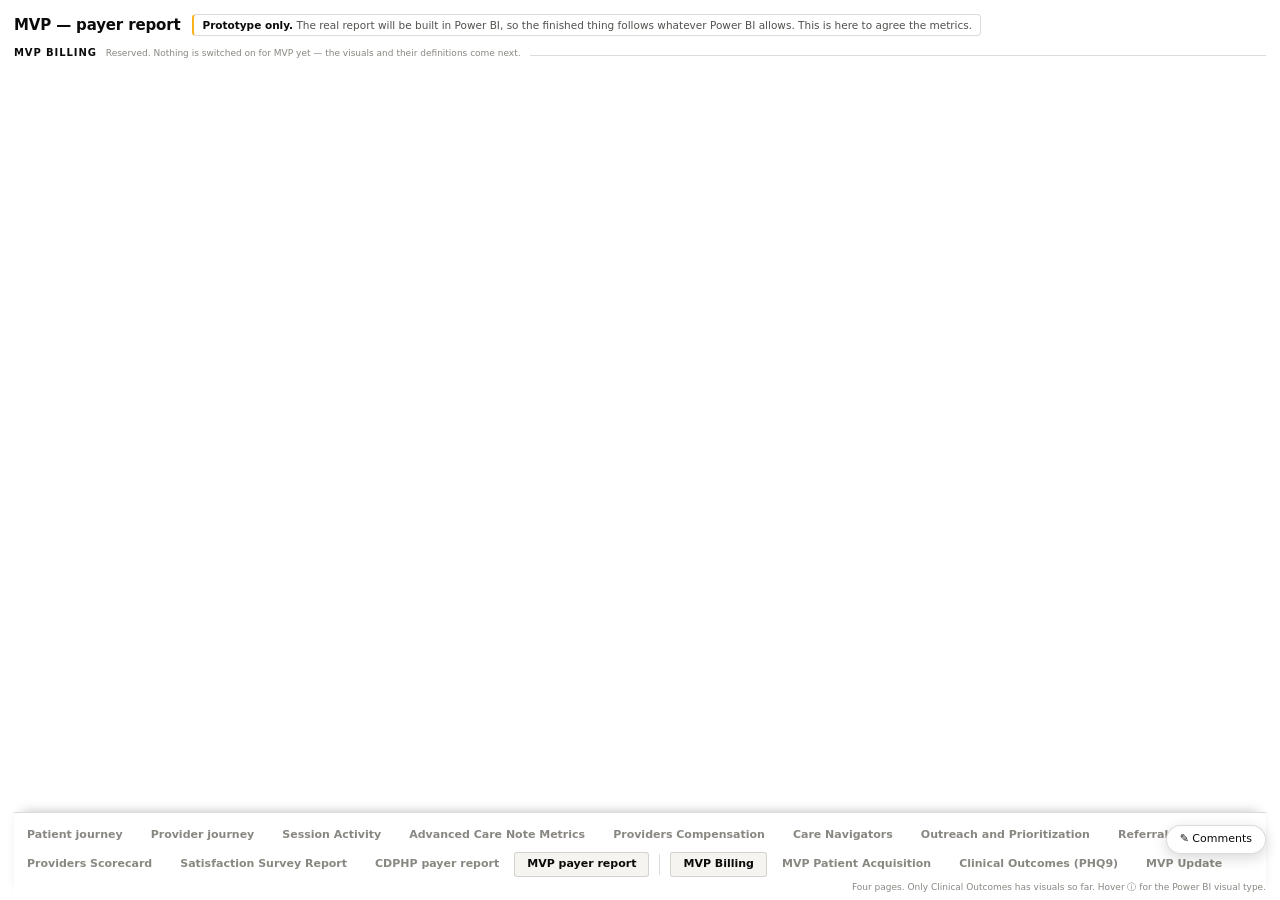
<file: reports/external/mvp.html>
<!doctype html>
<html lang="en">
<head>
<meta charset="utf-8">
<meta name="viewport" content="width=device-width, initial-scale=1">
<title>MVP payer report</title>
<!-- shared:css:start -->
<style>
  .root {
    color-scheme: light;
    --plane: #ffffff; --surface: #ffffff;
    --ink-1: #0b0b0b; --ink-2: #52514e; --ink-muted: #898781;
    --grid: #e6e5df; --baseline: #c3c2b7; --border: rgba(11, 11, 11, 0.14);
    --s1: #2a78d6; --s2: #eda100; --s3: #10457e; --s4: #f2cd6b; --s5: #7fa9d9;
    --good: #0ca30c; --warning: #fab219; --serious: #ec835a; --critical: #d03b3b;
    --success-text: #006300; --track: #eeece7; --chipbg: #f5f4f0;
  }

  body { margin: 0; background: #ffffff; }
  /* The page strip is sticky to the bottom of .root, so on a short page — MVP's
     empty pages, a narrow window — it would sit halfway up the screen. Making
     .root fill the viewport as a flex column and pushing .ptabs down with an
     auto top margin keeps the strip on the bottom edge whether the page
     scrolls or not. .root carries no bottom padding — the strip's own
     padding-bottom is the last gap, so bottom: 0 lands flush against the
     window instead of 8px short of it. */
  .root {
    font-family: system-ui, -apple-system, "Segoe UI", sans-serif;
    background: var(--plane); color: var(--ink-1);
    padding: 14px 14px 0; line-height: 1.35;
    box-sizing: border-box; min-height: 100vh;
    display: flex; flex-direction: column;
  }

  .rpthead { display: flex; align-items: center; gap: 12px; flex-wrap: wrap; margin-bottom: 10px; }
  .rpthead h1 { font-size: 15px; margin: 0; letter-spacing: -0.01em; }
  .rpthead .mock {
    font-size: 10.5px; color: var(--ink-2); border: 1px solid var(--border);
    border-left: 2px solid var(--warning); border-radius: 4px; padding: 3px 8px;
  }
  .rpthead .mock b { color: var(--ink-1); }
  .slicers { margin-left: auto; display: flex; gap: 5px; flex-wrap: wrap; align-items: center; }
  .slicers .lbl { font-size: 9px; color: var(--ink-muted); text-transform: uppercase; letter-spacing: 0.07em; font-weight: 650; }
  .sl {
    font-size: 10.5px; color: var(--ink-2); background: var(--chipbg);
    border: 1px solid var(--border); border-radius: 3px; padding: 3px 8px; white-space: nowrap;
  }
  .sl::after { content: " ▾"; color: var(--ink-muted); font-size: 8px; }
  .sl { cursor: pointer; user-select: none; }
  .sl:hover, .sl[data-open] { border-color: var(--ink-muted); color: var(--ink-1); }

  .page { display: none; grid-template-columns: repeat(12, minmax(0, 1fr)); gap: 8px; position: relative; }
  .page.on { display: grid; }

  .v {
    background: var(--surface); border: 1px solid var(--border); border-radius: 4px;
    padding: 8px 10px 9px; overflow: hidden; display: flex; flex-direction: column;
    position: relative;   /* review pins are placed inside the tile they belong to */
  }
  .vh { display: flex; align-items: flex-start; gap: 8px; flex-wrap: wrap; row-gap: 3px; }
  .ask {
    font-size: 7.5px; font-weight: 700; letter-spacing: 0.07em; text-transform: uppercase;
    color: #143a63; background: #e8eef6; border: 1px solid #c5d5e8;
    border-radius: 3px; padding: 1px 5px; white-space: nowrap; flex-shrink: 0; align-self: center;
  }
  /* Company OKR metric. Deliberately a different marker from .ask: "CDPHP asked" means the
     payer requested it and it must reach the payer report, which sync.py enforces. "OKR" means
     the business is measured on it, and carries no such obligation. */
  .okr {
    font-size: 7.5px; font-weight: 700; letter-spacing: 0.07em; text-transform: uppercase;
    color: #6b4a00; background: #fdf3dc; border: 1px solid #f0dfae;
    border-radius: 3px; padding: 1px 5px; white-space: nowrap; flex-shrink: 0; align-self: center;
  }
  .appx { font-size: 9.5px; color: var(--ink-1); margin: 2px 0 0; padding-left: 15px; }
  .appx li { padding: 2px 0; border-bottom: 1px solid var(--grid); }
  .appx li:last-child { border-bottom: 0; }
  .vh h4 { font-size: 11px; font-weight: 650; margin: 0; letter-spacing: -0.005em; flex: 1; }
  .vf { display: flex; align-items: center; gap: 4px; flex-shrink: 0; }
  .wf {
    font-size: 8.5px; color: var(--ink-2); background: var(--chipbg);
    border: 1px solid var(--border); border-radius: 3px; padding: 1px 5px; white-space: nowrap;
  }
  .wf::before { content: "⏷ "; color: var(--ink-muted); font-size: 7px; }
  .wf { cursor: pointer; user-select: none; }
  .wf:hover, .wf[data-open] { border-color: var(--ink-muted); color: var(--ink-1); }

  .dd {
    position: fixed; z-index: 70; display: none; min-width: 132px; max-width: 240px;
    max-height: 232px; overflow-y: auto; background: #ffffff; color: #0b0b0b;
    border: 1px solid rgba(11, 11, 11, 0.18); border-radius: 4px; padding: 3px;
    box-shadow: 0 6px 18px rgba(11, 11, 11, 0.14);
  }
  .dd.on { display: block; }
  .dd .ddh {
    font-size: 8px; color: #898781; text-transform: uppercase; letter-spacing: 0.07em;
    font-weight: 650; padding: 3px 6px 4px;
  }
  .dd button {
    appearance: none; border: 0; background: none; cursor: pointer; font: inherit; width: 100%;
    display: flex; align-items: center; gap: 6px; text-align: left;
    font-size: 10.5px; color: #0b0b0b; padding: 4px 6px; border-radius: 3px; white-space: nowrap;
  }
  .dd button:hover { background: #f5f4f0; }
  .dd button .tick { width: 9px; flex-shrink: 0; color: #2a78d6; font-size: 9px; }
  .dd button[aria-checked="true"] { font-weight: 650; }
  .i {
    appearance: none; border: 0; background: none; padding: 0; cursor: help;
    font: inherit; font-size: 10px; color: var(--ink-muted); line-height: 1;
  }
  .i:hover { color: var(--s1); }
  .info { font-size: 9px; color: var(--ink-2); margin: 3px 0 0; }
  .body { flex: 1; min-height: 0; display: flex; flex-direction: column; justify-content: center; padding-top: 6px; }

  .kpi .big { font-size: 28px; font-weight: 600; letter-spacing: -0.025em; line-height: 1.05; }
  .kpi .big small { font-size: 12px; font-weight: 500; color: var(--ink-2); letter-spacing: 0; }
  .kpi .sub { font-size: 9.5px; color: var(--ink-2); margin-top: 2px; }
  .kpi .sub .up { color: var(--success-text); font-weight: 650; }
  .kpi .sub .down { color: var(--critical); font-weight: 650; }
  .kpi .spark { margin-top: 5px; }

  .sm2 .big { font-size: 16px; font-weight: 600; letter-spacing: -0.02em; }
  .sm2 .row { display: flex; align-items: flex-end; justify-content: space-between; gap: 6px; }

  .ch { width: 100%; }
  .ch svg { display: block; width: 100%; height: auto; overflow: visible; }
  .lg { display: flex; gap: 9px; flex-wrap: wrap; font-size: 8.5px; color: var(--ink-2); margin-top: 4px; }
  .lg i { width: 8px; height: 8px; border-radius: 2px; display: inline-block; margin-right: 3px; vertical-align: -1px; }

  table.mx { width: 100%; border-collapse: collapse; font-size: 9.5px; font-variant-numeric: tabular-nums; }
  table.mx th {
    text-align: right; font-weight: 600; color: var(--ink-muted); font-size: 8.5px;
    text-transform: uppercase; letter-spacing: 0.05em; padding: 0 4px 4px; border-bottom: 1px solid var(--grid);
  }
  table.mx th:first-child, table.mx td:first-child { text-align: left; }
  table.mx td { padding: 3px 4px; border-bottom: 1px solid var(--grid); color: var(--ink-1); }
  table.mx tr:last-child td { border-bottom: 0; font-weight: 650; }
  /* A verbatim extract has no total row to bold, and its headers are column names. */
  table.mx.raw tr:last-child td { font-weight: 400; }
  table.mx.raw th { text-transform: none; letter-spacing: 0; }
  table.mx td.b { position: relative; }
  table.mx td.b .bar { position: absolute; inset: 2px auto 2px 3px; background: var(--s1); opacity: 0.24; border-radius: 2px; }
  table.mx td.b span { position: relative; }
  .cf { border-radius: 2px; padding: 1px 4px; font-weight: 650; }
  .cf.g { color: var(--success-text); background: color-mix(in srgb, var(--good) 13%, white); }
  .cf.w { color: var(--ink-1); background: color-mix(in srgb, var(--warning) 24%, white); }
  .cf.c { color: var(--critical); background: color-mix(in srgb, var(--critical) 13%, white); }

  .flags { display: flex; flex-direction: column; }
  .flags .f { display: grid; grid-template-columns: 11px 1fr auto auto; gap: 6px; align-items: center; font-size: 10px; padding: 4px 0; border-bottom: 1px solid var(--grid); }
  .flags .f:last-child { border-bottom: 0; }
  .flags .f .n { font-weight: 650; font-variant-numeric: tabular-nums; font-size: 11.5px; }
  .flags .f .mo { font-size: 8.5px; color: var(--ink-2); font-variant-numeric: tabular-nums; min-width: 40px; text-align: right; }
  .flags .f .t { color: var(--ink-2); }
  .flags .f .t b { color: var(--ink-1); font-weight: 600; }
  .flags .ico { font-size: 9px; text-align: center; }
  .g-good .ico { color: var(--good); } .g-warning .ico { color: var(--warning); }
  .g-serious .ico { color: var(--serious); } .g-critical .ico { color: var(--critical); }

  /* Section bands. The provider report reads top-down — providers, then efficiency, then
     supervision — and an invisible HTML comment does not tell a reader that. */
  .band { grid-column: 1 / -1; display: flex; align-items: baseline; gap: 9px; margin: 8px 0 -3px; }
  .band .t { font-size: 10px; font-weight: 700; text-transform: uppercase; letter-spacing: 0.09em; color: var(--ink-1); flex-shrink: 0; }
  .band .d { font-size: 9px; color: var(--ink-muted); }
  .band .r { flex: 1; border-top: 1px solid var(--border); min-width: 12px; }
  .page.on > .band:first-child { margin-top: 0; }

  /* Role groups — a headcount roll-up with no chart in it. The question is which licence
     sits under which role, and a bar cannot say that. Four columns, one per role. */
  .roles { display: grid; grid-template-columns: repeat(auto-fit, minmax(120px, 1fr)); gap: 8px; }
  .roles .rg { border-left: 2px solid var(--s1); padding-left: 7px; }
  .roles .rg.pr { border-left-color: var(--s2); }
  .roles .rg.ot { border-left-color: var(--s3); }
  .roles .rgh { display: flex; align-items: baseline; justify-content: space-between; gap: 6px; padding-bottom: 3px; border-bottom: 1px solid var(--grid); }
  .roles .rgh b { font-size: 10px; font-weight: 650; color: var(--ink-1); }
  .roles .rgh .n { font-size: 15px; font-weight: 600; letter-spacing: -0.02em; font-variant-numeric: tabular-nums; }
  .roles .rgs { font-size: 8.5px; color: var(--ink-muted); margin: 2px 0 3px; }
  .roles .rl { list-style: none; margin: 0; padding: 0; }
  .roles .rl li { display: flex; justify-content: space-between; gap: 6px; font-size: 9.5px; color: var(--ink-2); padding: 2px 0; border-bottom: 1px solid var(--grid); }
  .roles .rl li:last-child { border-bottom: 0; }
  .roles .rl li span { color: var(--ink-1); font-weight: 650; font-variant-numeric: tabular-nums; }
  .roles .rl li.none { color: var(--ink-muted); font-style: italic; }

  .gapnote { font-size: 8.5px; color: var(--critical); font-weight: 600; margin-top: 4px; }

  /* The report switcher stays on screen — these pages are long and it is the only
     way between reports. */
  .ptabs {
    display: flex; flex-wrap: wrap; gap: 2px; row-gap: 4px;
    margin-top: auto; padding-top: 10px; border-top: 1px solid var(--border);
    align-items: center;
    position: sticky; bottom: 0; z-index: 60;
    background: var(--plane); padding-bottom: 7px;
    box-shadow: 0 -6px 12px -8px rgba(11, 11, 11, 0.35);
  }
  .ptabs button {
    appearance: none; border: 1px solid transparent; background: none; cursor: pointer; font: inherit;
    font-size: 11px; font-weight: 550; color: var(--ink-muted); padding: 4px 12px; border-radius: 3px;
  }
  .ptabs button[aria-pressed="true"] { color: var(--ink-1); background: var(--chipbg); border-color: var(--border); }
  .ptabs button:hover { color: var(--ink-1); }
  .ptabs .hint { margin-left: auto; font-size: 9px; color: var(--ink-muted); }
  /* Separates the cross-report links from the page tabs of the report you are in.
     One report with several pages is what Power BI actually builds, so the strip
     has to show both without reading as one flat list of eight things. */
  .ptabs .sep { align-self: stretch; width: 1px; background: var(--border); margin: 2px 8px; }

  .tt {
    position: fixed; pointer-events: none; opacity: 0; transition: opacity .08s;
    background: #143a63; color: #ffffff; font-size: 10.5px;
    border: 1px solid #0d2743; box-shadow: 0 4px 14px rgba(11, 11, 11, 0.28);
    padding: 5px 8px; border-radius: 4px; z-index: 80; max-width: 250px; white-space: normal; line-height: 1.4;
  }

  .c2 { grid-column: span 2 } .c3 { grid-column: span 3 } .c4 { grid-column: span 4 }
  .c5 { grid-column: span 5 } .c6 { grid-column: span 6 } .c7 { grid-column: span 7 }
  .c8 { grid-column: span 8 } .c12 { grid-column: span 12 }
  .h1r { min-height: 96px } .h2r { min-height: 172px } .h3r { min-height: 208px }
  @media (max-width: 1000px) {
    .page.on { grid-template-columns: repeat(6, minmax(0, 1fr)); }
    .c7, .c8, .c12 { grid-column: span 6 } .c5 { grid-column: span 4 }
  }
  @media (max-width: 620px) {
    .page.on { grid-template-columns: repeat(2, minmax(0, 1fr)); }
    .c3, .c4, .c5, .c6, .c7, .c8, .c12 { grid-column: span 2 }
  }

  /* report-to-report navigation in the footer tab strip */
  .ptabs a {
    text-decoration: none; border: 1px solid transparent;
    font-size: 11px; font-weight: 550; color: var(--ink-muted); padding: 4px 12px; border-radius: 3px;
  }
  .ptabs a:hover { color: var(--ink-1); }
  .ptabs a[aria-current="page"] { color: var(--ink-1); background: var(--chipbg); border-color: var(--border); }

  /* ---- Review comments -----------------------------------------------------------
     How a reader asks for a change. Comment mode turns the report into a surface you
     can pin a note to: click a visual, type, and the note stays attached to that tile
     with a numbered pin. Every note collects in the panel on the right — one list for
     the whole report, plus the open count of the other reports, so nothing is left in
     somebody's head or in a message that does not say which tile it is about.

     Deliberately quiet: the pin is a small blue bubble, the panel is the same white and
     hairline borders as everything else, and with comment mode off the report looks
     exactly as it did. Blue, not red — a comment is a request, not a judgement. */

  .cbar { position: fixed; right: 14px; bottom: 46px; z-index: 76; display: flex; gap: 6px; }
  .cbar .ctog {
    appearance: none; font: inherit; font-size: 11px; cursor: pointer;
    display: flex; align-items: center; gap: 6px;
    background: #ffffff; color: var(--ink-1); border: 1px solid var(--border);
    border-radius: 18px; padding: 6px 13px; box-shadow: 0 4px 14px rgba(11, 11, 11, 0.16);
  }
  .cbar .ctog:hover { border-color: var(--ink-muted); }
  /* Out from behind the panel while it is open, so the button that closes comment mode
     is never hidden under the thing it opened. */
  .root.cpo .cbar { right: 352px; }
  .cbar .ctog[aria-pressed="true"] { background: var(--s1); border-color: var(--s1); color: #ffffff; }
  .cbar .ctog .cn {
    font-size: 9.5px; font-weight: 700; font-variant-numeric: tabular-nums;
    background: var(--s1); color: #ffffff; border-radius: 9px; padding: 0 5px; min-width: 15px; text-align: center;
  }
  .cbar .ctog[aria-pressed="true"] .cn { background: #ffffff; color: var(--s1); }

  /* Comment mode. The whole report becomes clickable, so the cursor has to say so and
     the tile under the pointer has to show which target the click will attach to. */
  .root.cmt .page { cursor: crosshair; }
  .root.cmt .v:hover { box-shadow: inset 0 0 0 1.5px var(--s1); }
  .root.cpo { padding-right: 340px; }   /* the panel moves the report over rather than covering it */

  .cpin {
    position: absolute; z-index: 40; min-width: 17px; height: 17px; padding: 0 4px;
    display: none; align-items: center; justify-content: center;
    font-size: 9.5px; font-weight: 700; font-variant-numeric: tabular-nums;
    color: #ffffff; background: var(--s1); border: 1.5px solid #ffffff;
    border-radius: 9px 9px 9px 2px; box-shadow: 0 2px 6px rgba(11, 11, 11, 0.3);
    cursor: pointer; transform: translate(-2px, -2px);
  }
  .root.cmt .cpin, .root.cpo .cpin, .root.cpins .cpin { display: flex; }
  .cpin.res { background: var(--ink-muted); }
  .cpin.sel { outline: 2px solid var(--s1); outline-offset: 2px; }
  .v.cflash { box-shadow: inset 0 0 0 2px var(--s1); }

  /* The composer, and the same popover reused to read a thread. */
  .cpop {
    position: fixed; z-index: 79; display: none; width: 274px; background: #ffffff;
    border: 1px solid rgba(11, 11, 11, 0.18); border-radius: 5px; padding: 9px;
    box-shadow: 0 8px 22px rgba(11, 11, 11, 0.18);
  }
  .cpop.on { display: block; }
  .cpop .tgt {
    font-size: 8.5px; color: var(--ink-muted); margin-bottom: 5px;
    overflow: hidden; text-overflow: ellipsis; white-space: nowrap;
  }
  .cpop .tgt b { color: var(--ink-2); font-weight: 650; }
  .cpop textarea, .cpop input {
    width: 100%; box-sizing: border-box; font: inherit; font-size: 10.5px; color: var(--ink-1);
    background: #ffffff; border: 1px solid var(--border); border-radius: 3px; padding: 5px 6px;
  }
  .cpop textarea { min-height: 62px; resize: vertical; line-height: 1.4; }
  .cpop input { margin-bottom: 5px; }
  .cpop .act { display: flex; align-items: center; gap: 6px; margin-top: 6px; }
  .cpop .hint { font-size: 8.5px; color: var(--ink-muted); margin-right: auto; }

  .cb {
    appearance: none; font: inherit; font-size: 10px; cursor: pointer;
    border: 1px solid var(--border); background: var(--chipbg); color: var(--ink-1);
    border-radius: 3px; padding: 3px 9px;
  }
  .cb:hover { border-color: var(--ink-muted); }
  .cb.p { background: var(--s1); border-color: var(--s1); color: #ffffff; }
  .cb.q { border-color: transparent; background: none; color: var(--ink-muted); padding: 3px 4px; }
  .cb.q:hover { color: var(--ink-1); }
  .cb[disabled] { opacity: 0.45; cursor: default; }

  .cpan {
    position: fixed; top: 0; right: 0; bottom: 0; width: 326px; z-index: 77; display: none;
    background: #ffffff; border-left: 1px solid var(--border);
    box-shadow: -10px 0 26px rgba(11, 11, 11, 0.1);
    padding: 11px 12px 16px; overflow-y: auto;
  }
  .cpan.on { display: block; }
  .cpan .ph { display: flex; align-items: center; gap: 8px; }
  .cpan .ph h3 { font-size: 10px; font-weight: 700; text-transform: uppercase; letter-spacing: 0.09em; margin: 0; }
  .cpan .ph .n { font-size: 9.5px; color: var(--ink-muted); font-variant-numeric: tabular-nums; }
  .cpan .ph .cb.q { margin-left: auto; font-size: 13px; line-height: 1; }
  .cpan .sub { font-size: 9px; color: var(--ink-muted); margin: 2px 0 8px; }
  .cpan .opt { display: flex; align-items: center; gap: 5px; font-size: 9px; color: var(--ink-2); margin: 7px 0 3px; }
  .cpan .opt input { margin: 0; }

  .cit { border-top: 1px solid var(--grid); padding: 8px 0 9px; cursor: pointer; }
  .cit:hover { background: #fbfbf9; }
  .cit .hd { display: flex; align-items: center; gap: 6px; }
  .cit .av {
    width: 16px; height: 16px; border-radius: 50%; background: var(--s1); color: #ffffff;
    font-size: 8.5px; font-weight: 700; display: flex; align-items: center; justify-content: center; flex-shrink: 0;
  }
  .cit .num { font-size: 9px; color: var(--ink-muted); font-variant-numeric: tabular-nums; min-width: 12px; }
  .cit .who { font-size: 10px; font-weight: 650; color: var(--ink-1); }
  .cit .at { font-size: 8.5px; color: var(--ink-muted); margin-left: auto; }
  .cit .txt { font-size: 10.5px; color: var(--ink-1); white-space: pre-wrap; margin: 4px 0 0; line-height: 1.4; }
  .cit .tgt { font-size: 8.5px; color: var(--ink-muted); margin-top: 4px; }
  .cit .tgt b { color: var(--ink-2); font-weight: 650; }
  .cit .off { color: var(--s1); }
  .cit .rep { font-size: 10px; color: var(--ink-2); border-left: 2px solid var(--grid); padding: 3px 0 3px 7px; margin-top: 5px; white-space: pre-wrap; }
  .cit .rep b { color: var(--ink-1); font-weight: 650; }
  .cit .act { display: flex; gap: 4px; margin-top: 6px; }
  .cit.done .txt, .cit.done .who { color: var(--ink-muted); }
  .cpan .none { font-size: 10px; color: var(--ink-muted); padding: 10px 0; line-height: 1.5; }

  .cpan .sect {
    font-size: 9px; font-weight: 700; text-transform: uppercase; letter-spacing: 0.08em;
    color: var(--ink-muted); margin: 14px 0 2px;
  }
  .cpan .doc {
    display: flex; align-items: baseline; gap: 8px; font-size: 10px; color: var(--ink-2);
    text-decoration: none; padding: 4px 0; border-top: 1px solid var(--grid);
  }
  .cpan .doc:hover { color: var(--ink-1); }
  .cpan .doc .n { margin-left: auto; font-size: 9px; color: var(--ink-muted); font-variant-numeric: tabular-nums; }
  .cpan .foot { margin-top: 14px; border-top: 1px solid var(--border); padding-top: 8px; }
  .cpan .foot .who { display: flex; align-items: center; gap: 5px; }
  .cpan .foot input {
    flex: 1; font: inherit; font-size: 10px; color: var(--ink-1); background: #ffffff;
    border: 1px solid var(--border); border-radius: 3px; padding: 3px 6px;
  }
  .cpan .foot .note { font-size: 8.5px; color: var(--ink-muted); margin-top: 6px; line-height: 1.45; }
  .cpan .foot .exp { display: flex; gap: 4px; margin-top: 7px; flex-wrap: wrap; }
  .cpan .foot .exp a { text-decoration: none; }

  @media (max-width: 760px) {
    .cpan { width: 100%; }
    .root.cpo { padding-right: 14px; }
  }
</style>
<!-- shared:css:end -->
</head>
<body>

<div class="root">
  <div class="rpthead">
    <h1>MVP &mdash; payer report</h1>
    <span class="mock"><b>Prototype only.</b> The real report will be built in Power BI, so the finished thing follows whatever Power BI allows. This is here to agree the metrics.</span>
  </div>

  <div class="page on" id="pg-mvp-billing">
    <div class="band"><span class="t">MVP Billing</span><span class="d">Reserved. Nothing is switched on for MVP yet &mdash; the visuals and their definitions come next.</span><span class="r"></span></div>
  </div>

  <div class="page" id="pg-mvp-acq">
    <div class="band"><span class="t">MVP Patient Acquisition</span><span class="d">Reserved. Nothing is switched on for MVP yet &mdash; the visuals and their definitions come next.</span><span class="r"></span></div>
  </div>


  <div class="page" id="pg-mvp-outcomes">
    <div class="band"><span class="t">Headline</span><span class="d">The four numbers the payer reads first. Each is a share, so each carries its denominator.</span><span class="r"></span></div>

    <div class="v kpi c3 h1r">
      <div class="vh"><h4>Members with any reduction in PHQ-9</h4>
        <div class="vf"><button class="i" data-tip="Power BI: card. Share of MVP members whose latest PHQ-9 is any number of points below their Day 0 score. Any drop counts, so this is the widest reading of improvement and belongs beside the 5-point measure, never instead of it.">&#9432;</button></div>
      </div>
      <div class="body">
        <div class="big">41.9<small>%</small></div>
        <div class="sub">of 148 scored members</div>
      </div>
    </div>

    <div class="v kpi c3 h1r">
      <div class="vh"><h4>Members with any reduction in GAD-7</h4>
        <div class="vf"><button class="i" data-tip="Power BI: card. The same measure on GAD-7. The two populations are not identical &mdash; a member can have one instrument scored and not the other &mdash; so the counts differ and the percentages are not comparable point for point.">&#9432;</button></div>
      </div>
      <div class="body">
        <div class="big">38.6<small>%</small></div>
        <div class="sub">of 131 scored members</div>
      </div>
    </div>

    <div class="v kpi c3 h1r">
      <div class="vh"><h4>Members in remission at Day 90</h4>
        <div class="vf"><button class="i" data-tip="Power BI: card. Remission is a final PHQ-9 under 5, at the Day 90 assessment. Day 60 sits underneath because the two move together and quoting one alone invites the question.">&#9432;</button></div>
      </div>
      <div class="body">
        <div class="big">22.3<small>%</small></div>
        <div class="sub">Day 60: 24.1%</div>
      </div>
    </div>

    <div class="v kpi c3 h1r">
      <div class="vh"><h4>Members with a 5-point reduction in PHQ-9</h4>
        <div class="vf"><button class="i" data-tip="Power BI: card. Five points is the clinically meaningful threshold, which is why it sits far below the any-reduction figure. It is floor-limited: a member starting under 5 cannot fall 5 points.">&#9432;</button></div>
      </div>
      <div class="body">
        <div class="big">14.2<small>%</small></div>
        <div class="sub">Severe at Day 0: 31.0%</div>
      </div>
    </div>

    <div class="band"><span class="t">Trajectory</span><span class="d">Where members start, where they get to, and every cut the source report takes through it.</span><span class="r"></span></div>

    <div class="v c6 h2r">
      <div class="vh"><h4>Average and median PHQ-9 across the treatment period</h4>
        <div class="vf"><button class="i" data-tip="Power BI: line chart, two series, both PHQ-9 points, so one axis. The source puts the member count on a second axis; it is constant across all three assessments, so it belongs in the subtitle. Mean and median together because the gap between them is the skew.">&#9432;</button></div>
      </div>
      <p class="info">148 members with a Day 0 score. Scores rise after Day 30 rather than falling. On 148 members that is as likely to be noise as a finding, and it is the first thing to check before this page goes anywhere.</p>
      <div class="body"><div class="ch" id="pg-mvp-outcomes-avg"></div>
        <div class="lg"><span><i style="background:var(--s1)"></i>Average</span><span><i style="background:var(--s2)"></i>Median</span></div>
      </div>
    </div>

    <div class="v c6 h2r">
      <div class="vh"><h4>Average PHQ-9 by Day 0 severity</h4>
        <div class="vf"><button class="i" data-tip="Power BI: line chart, five series, all PHQ-9 points. Members are grouped by the band their Day 0 score fell in and then followed, so the bands never re-sort &mdash; a member who improves stays in the band they started in. That is what makes the lines comparable.">&#9432;</button></div>
      </div>
      <p class="info">Grouped by where a member started, not where they are now. The steepest fall is always in the highest band, which is partly regression to the mean.</p>
      <div class="body"><div class="ch" id="pg-mvp-outcomes-sev"></div>
        <div class="lg"><span><i style="background:var(--s1)"></i>None-Minimal</span><span><i style="background:var(--s2)"></i>Mild</span><span><i style="background:var(--s3)"></i>Moderate</span><span><i style="background:var(--s4)"></i>Moderately Severe</span><span><i style="background:var(--s5)"></i>Severe</span></div>
      </div>
    </div>

    <div class="v c6 h2r">
      <div class="vh"><h4>Average PHQ-9 by Day 0 severity through Day 180</h4>
        <div class="vf"><button class="i" data-tip="Power BI: line chart, four series, all PHQ-9 points. The same cut carried to Day 180. None-Minimal is absent because that band has almost nobody still being assessed that late.">&#9432;</button></div>
      </div>
      <p class="info">Almost all of the improvement has happened by Day 90. Day 90 to Day 180 adds very little.</p>
      <div class="body"><div class="ch" id="pg-mvp-outcomes-sev180"></div>
        <div class="lg"><span><i style="background:var(--s1)"></i>Mild</span><span><i style="background:var(--s2)"></i>Moderate</span><span><i style="background:var(--s3)"></i>Moderately Severe</span><span><i style="background:var(--s4)"></i>Severe</span></div>
      </div>
    </div>

    <div class="v c6 h2r">
      <div class="vh"><h4>Average PHQ-9 by baseline acuity</h4>
        <div class="vf"><button class="i" data-tip="Power BI: line chart, four series, all PHQ-9 points. Acuity is our own assignment at intake; Day 0 severity is the instrument&rsquo;s. They agree in direction and not in detail, which is why both are on this page.">&#9432;</button></div>
      </div>
      <div class="body"><div class="ch" id="pg-mvp-outcomes-acu"></div>
        <div class="lg"><span><i style="background:var(--s1)"></i>Acuity 1</span><span><i style="background:var(--s2)"></i>Acuity 2</span><span><i style="background:var(--s3)"></i>Acuity 3</span><span><i style="background:var(--s4)"></i>Acuity 4</span></div>
      </div>
    </div>

    <div class="v c4 h2r">
      <div class="vh"><h4>Average PHQ-9 at Day 0 by Day 0 severity</h4>
        <div class="vf"><button class="i" data-tip="Power BI: matrix. The mean Day 0 score within each band, which is what the band trajectories start from. Useful for checking a band is not being dragged by its edge &mdash; Moderate averaging 11.8 in a 10-14 band is a healthy spread.">&#9432;</button></div>
      </div>
      <div class="body" id="pg-mvp-outcomes-sev0"></div>
    </div>

    <div class="v c4 h2r">
      <div class="vh"><h4>Average PHQ-9 by external risk score bracket</h4>
        <div class="vf"><button class="i" data-tip="Power BI: matrix. The risk score comes from a third-party vendor; PHQ-9 is the instrument. This exists to test whether the two agree, and on this data they track each other closely, which is the argument for trusting either.">&#9432;</button></div>
      </div>
      <div class="body" id="pg-mvp-outcomes-beacon"></div>
    </div>

    <div class="v c4 h2r">
      <div class="vh"><h4>Average PHQ-9 by registration year</h4>
        <div class="vf"><span class="wf">Aug 2026</span><button class="i" data-tip="Power BI: matrix. Rows are the assessment, columns the registration year, so a column reads as one cohort&rsquo;s whole trajectory. The newest year has fewer assessments simply because it has not aged.">&#9432;</button></div>
      </div>
      <div class="body" id="pg-mvp-outcomes-regyr"></div>
    </div>

    <div class="band"><span class="t">Who they are</span><span class="d">The denominators. Every share on this page is a slice of one of these populations.</span><span class="r"></span></div>

    <div class="v c4 h2r">
      <div class="vh"><h4>Members by Day 0 severity</h4>
        <div class="vf"><span class="wf">Aug 2026</span><button class="i" data-tip="Power BI: matrix. PHQ-9 bands as the instrument defines them: None-Minimal under 5, Mild 5-9, Moderate 10-14, Moderately Severe 15-19, Severe 20 and over. Members with no Day 0 score are excluded, which is why this total is above the count on the average-score tile.">&#9432;</button></div>
      </div>
      <div class="body" id="pg-mvp-outcomes-cnt"></div>
    </div>

    <div class="v c4 h2r">
      <div class="vh"><h4>Population by age at referral</h4>
        <div class="vf"><span class="wf">Aug 2026</span><button class="i" data-tip="Power BI: matrix. A snapshot of the population behind this page, not a trend &mdash; the month chip moves it. Self-reported at registration, so No Answer is a real category and not a data fault.">&#9432;</button></div>
      </div>
      <div class="body" id="pg-mvp-outcomes-age"></div>
    </div>

    <div class="v c4 h2r">
      <div class="vh"><h4>Population by gender identity</h4>
        <div class="vf"><span class="wf">Aug 2026</span><button class="i" data-tip="Power BI: matrix. A snapshot of the population behind this page, not a trend &mdash; the month chip moves it. Self-reported at registration, so No Answer is a real category and not a data fault.">&#9432;</button></div>
      </div>
      <div class="body" id="pg-mvp-outcomes-gender"></div>
    </div>

    <div class="v c4 h3r">
      <div class="vh"><h4>Population by race</h4>
        <div class="vf"><span class="wf">Aug 2026</span><button class="i" data-tip="Power BI: matrix. A snapshot of the population behind this page, not a trend &mdash; the month chip moves it. Self-reported at registration, so No Answer is a real category and not a data fault.">&#9432;</button></div>
      </div>
      <div class="body" id="pg-mvp-outcomes-race"></div>
    </div>

    <div class="v c4 h3r">
      <div class="vh"><h4>Population by education</h4>
        <div class="vf"><span class="wf">Aug 2026</span><button class="i" data-tip="Power BI: matrix. A snapshot of the population behind this page, not a trend &mdash; the month chip moves it. Self-reported at registration, so No Answer is a real category and not a data fault.">&#9432;</button></div>
      </div>
      <div class="body" id="pg-mvp-outcomes-edu"></div>
    </div>

    <div class="v c4 h3r">
      <div class="vh"><h4>Population by marital status</h4>
        <div class="vf"><span class="wf">Aug 2026</span><button class="i" data-tip="Power BI: matrix. A snapshot of the population behind this page, not a trend &mdash; the month chip moves it. Self-reported at registration, so No Answer is a real category and not a data fault.">&#9432;</button></div>
      </div>
      <div class="body" id="pg-mvp-outcomes-marital"></div>
    </div>

    <div class="v c4 h3r">
      <div class="vh"><h4>Population by living situation</h4>
        <div class="vf"><span class="wf">Aug 2026</span><button class="i" data-tip="Power BI: matrix. A snapshot of the population behind this page, not a trend &mdash; the month chip moves it. Self-reported at registration, so No Answer is a real category and not a data fault.">&#9432;</button></div>
      </div>
      <div class="body" id="pg-mvp-outcomes-living"></div>
    </div>

    <div class="v c4 h2r">
      <div class="vh"><h4>Population by work status</h4>
        <div class="vf"><span class="wf">Aug 2026</span><button class="i" data-tip="Power BI: matrix. A snapshot of the population behind this page, not a trend &mdash; the month chip moves it. Self-reported at registration, so No Answer is a real category and not a data fault.">&#9432;</button></div>
      </div>
      <div class="body" id="pg-mvp-outcomes-work"></div>
    </div>

    <div class="v c8 h3r">
      <div class="vh"><h4>PHQ-9 Day 0 severity by diagnosis category</h4>
        <div class="vf"><button class="i" data-tip="Power BI: matrix with conditional formatting. A member can carry more than one diagnosis, so the rows do not sum to the population and a share of the total would be misleading &mdash; this is counts only, deliberately.">&#9432;</button></div>
      </div>
      <p class="info">Counts of unique members, so a member with two diagnoses appears in two rows. Sorted by Mild, as the source report sorts it.</p>
      <div class="body" id="pg-mvp-outcomes-diag"></div>
    </div>

    <div class="v c4 h2r">
      <div class="vh"><h4>PHQ-9 item 9 &mdash; thoughts of being better off dead</h4>
        <div class="vf"><button class="i" data-tip="Power BI: matrix. PHQ-9 item 9 on its own, because a total score can hide it: a member scoring 8 overall with item 9 at 3 is a different clinical situation from a member scoring 8 with item 9 at 0. Any answer above 0 triggers our risk protocol.">&#9432;</button></div>
      </div>
      <p class="info">Not a subscore. This is the single item the risk protocol keys on.</p>
      <div class="body" id="pg-mvp-outcomes-q9"></div>
    </div>

    <div class="band"><span class="t">Improvement and remission</span><span class="d">How many get better, by how much, and whether that is holding up year on year.</span><span class="r"></span></div>

    <div class="v c4 h2r">
      <div class="vh"><h4>Members with a 5-point PHQ-9 reduction by Day 0 severity</h4>
        <div class="vf"><span class="wf">Day 60</span><button class="i" data-tip="Power BI: clustered column chart. Share of each Day 0 band that fell 5 points or more by the selected assessment. None-Minimal is zero because a score under 5 cannot drop 5, not because nobody improved &mdash; read it beside the average-score chart, never alone.">&#9432;</button></div>
      </div>
      <div class="body"><div class="ch" id="pg-mvp-outcomes-5pt"></div>
      </div>
    </div>

    <div class="v c8 h3r">
      <div class="vh"><h4>Members with any drop in PHQ-9 by registration year</h4>
        <div class="vf"><button class="i" data-tip="Power BI: clustered column chart. Every series is a percentage of the same cohort, so one axis. Cohorts are dated by registration year, which is why the newest has no Day 360 bar &mdash; it has not been in care long enough to have one.">&#9432;</button></div>
      </div>
      <p class="info">The later the assessment the higher the share, because any drop ever counts and there is more time for one to happen. Compare down a series, not across.</p>
      <div class="body"><div class="ch" id="pg-mvp-outcomes-anyyr"></div>
        <div class="lg"><span><i style="background:var(--s1)"></i>Day 30</span><span><i style="background:var(--s2)"></i>Day 60</span><span><i style="background:var(--s3)"></i>Day 90</span><span><i style="background:var(--s4)"></i>Day 180</span><span><i style="background:var(--s5)"></i>Day 360</span></div>
      </div>
    </div>

    <div class="v c6 h3r">
      <div class="vh"><h4>Members in remission by registration year</h4>
        <div class="vf"><button class="i" data-tip="Power BI: clustered column chart. Every series is a percentage of the same cohort, so one axis. The newest year has no Day 360 bar because it has not aged; reading its absence as a fall is the mistake this visual invites.">&#9432;</button></div>
      </div>
      <p class="info">The newest cohort is still filling. Its missing Day 360 bar is a cohort that has not aged, not a result.</p>
      <div class="body"><div class="ch" id="pg-mvp-outcomes-rem"></div>
        <div class="lg"><span><i style="background:var(--s1)"></i>Day 60</span><span><i style="background:var(--s2)"></i>Day 90</span><span><i style="background:var(--s3)"></i>Day 180</span><span><i style="background:var(--s4)"></i>Day 360</span></div>
      </div>
    </div>

    <div class="v c6 h3r">
      <div class="vh"><h4>Members in remission by assessment day</h4>
        <div class="vf"><button class="i" data-tip="Power BI: clustered column chart, one series, in percent. Every thirtieth day from 30 to 300. It plateaus around Day 180, which is the argument for measuring the programme at 180 rather than at 360.">&#9432;</button></div>
      </div>
      <p class="info">The x axis is the assessment day, not a month. It plateaus at Day 180 and drifts sideways after.</p>
      <div class="body"><div class="ch" id="pg-mvp-outcomes-remday"></div>
      </div>
    </div>

    <div class="v c4 h2r">
      <div class="vh"><h4>Members with clinically significant improvement at Day 30</h4>
        <div class="vf"><button class="i" data-tip="Power BI: matrix. Clinically significant improvement is the source report&rsquo;s own threshold, measured at Day 30 only. It falls year on year here, which is the one number on this page that should prompt a question rather than a claim.">&#9432;</button></div>
      </div>
      <div class="body" id="pg-mvp-outcomes-csi"></div>
    </div>

    <div class="v c4 h2r">
      <div class="vh"><h4>Members with a 50% PHQ-9 improvement at Day 60</h4>
        <div class="vf"><button class="i" data-tip="Power BI: matrix. A 50% drop from Day 0, measured at Day 60. The 2021 cohort is tiny and its 6.7% is not comparable with the rest &mdash; it is shown because dropping it silently would be worse.">&#9432;</button></div>
      </div>
      <div class="body" id="pg-mvp-outcomes-fifty"></div>
    </div>

    <div class="band"><span class="t">Time to improvement</span><span class="d">How long a 50% reduction takes, and which parts of a member's life change that.</span><span class="r"></span></div>

    <div class="v c4 h2r">
      <div class="vh"><h4>Days to a 50% PHQ-9 reduction by Day 0 severity</h4>
        <div class="vf"><button class="i" data-tip="Power BI: clustered bar chart, in days. Sorted slowest first. Sicker members have further to fall in absolute points but a 50% cut is proportional, which is why the bars are closer together than the severity chart suggests.">&#9432;</button></div>
      </div>
      <div class="body"><div class="ch" id="pg-mvp-outcomes-d50sev"></div>
      </div>
    </div>

    <div class="v c4 h3r">
      <div class="vh"><h4>Days to a 50% PHQ-9 reduction by work status</h4>
        <div class="vf"><button class="i" data-tip="Power BI: clustered bar chart, in days. Sorted slowest first. Self-reported at registration, so No Answer is a real row. The spread here is narrow &mdash; under 30 days end to end &mdash; which is itself the finding.">&#9432;</button></div>
      </div>
      <div class="body"><div class="ch" id="pg-mvp-outcomes-d50work"></div>
      </div>
    </div>

    <div class="v c4 h3r">
      <div class="vh"><h4>Days to a 50% PHQ-9 reduction by housing</h4>
        <div class="vf"><button class="i" data-tip="Power BI: clustered bar chart, in days. Sorted slowest first. Self-reported at registration, so No Answer is a real row. The spread here is narrow &mdash; under 30 days end to end &mdash; which is itself the finding.">&#9432;</button></div>
      </div>
      <div class="body"><div class="ch" id="pg-mvp-outcomes-d50house"></div>
      </div>
    </div>

    <div class="band"><span class="t">GAD-7</span><span class="d">The same two questions on the anxiety instrument. Its bands are four, not five, and its cut points differ.</span><span class="r"></span></div>

    <div class="v c6 h2r">
      <div class="vh"><h4>Average GAD-7 by Day 0 severity</h4>
        <div class="vf"><button class="i" data-tip="Power BI: line chart, four series, all GAD-7 points. GAD-7 bands are None-Minimal under 5, Mild 5-9, Moderate 10-14, Severe 15 and over &mdash; four bands, not the five PHQ-9 uses, so the two charts are not read off the same scale.">&#9432;</button></div>
      </div>
      <p class="info">Carried to Day 90, which is as far as the source report takes GAD-7.</p>
      <div class="body"><div class="ch" id="pg-mvp-outcomes-gadsev"></div>
        <div class="lg"><span><i style="background:var(--s1)"></i>None-Minimal</span><span><i style="background:var(--s2)"></i>Mild</span><span><i style="background:var(--s3)"></i>Moderate</span><span><i style="background:var(--s4)"></i>Severe</span></div>
      </div>
    </div>

    <div class="v c6 h2r">
      <div class="vh"><h4>Members with a 5-point GAD-7 reduction by Day 0 GAD-7 severity</h4>
        <div class="vf"><button class="i" data-tip="Power BI: clustered column chart. The GAD-7 counterpart of the PHQ-9 five-point measure, and floor-limited the same way: None-Minimal reads 0% because a score under 5 cannot fall 5.">&#9432;</button></div>
      </div>
      <div class="body"><div class="ch" id="pg-mvp-outcomes-gad5"></div>
      </div>
    </div>

    <div class="band"><span class="t">By referral source</span><span class="d">Whether where a member came from predicts how they do.</span><span class="r"></span></div>

    <div class="v c6 h3r">
      <div class="vh"><h4>Average PHQ-9 at Day 0, 30 and 60 by referral group</h4>
        <div class="vf"><span class="wf">Aug 2026</span><button class="i" data-tip="Power BI: matrix with conditional formatting on the Day 60 column. Referral group is where the member came from. A high Day 0 with a low Day 60 is the pattern to want.">&#9432;</button></div>
      </div>
      <div class="body" id="pg-mvp-outcomes-grp"></div>
    </div>

    <div class="v c6 h3r">
      <div class="vh"><h4>Average PHQ-9 at Day 0, 30 and 60 by referral channel</h4>
        <div class="vf"><span class="wf">Aug 2026</span><button class="i" data-tip="Power BI: matrix. Channel is the group a referrer belongs to, so this is the referral-group table one level up. Kept separate because the channel is what contracting negotiates and the group is what operations manages.">&#9432;</button></div>
      </div>
      <div class="body" id="pg-mvp-outcomes-chan"></div>
    </div>

    <div class="v c6 h3r">
      <div class="vh"><h4>Average PHQ-9 at Day 0 by self-reported referral source</h4>
        <div class="vf"><button class="i" data-tip="Power BI: matrix. The member&rsquo;s own answer at registration, which is a different field from the referral group recorded by operations. Hospital or emergency room arrives sickest, by roughly three points over the mildest source.">&#9432;</button></div>
      </div>
      <div class="body" id="pg-mvp-outcomes-selfref"></div>
    </div>

    <div class="v c6 h3r">
      <div class="vh"><h4>Average PHQ-9 at Day 0, 30 and 60 by primary payor</h4>
        <div class="vf"><span class="wf">Aug 2026</span><button class="i" data-tip="Power BI: matrix. Every payer, so this payer can be read in context. Other payers are labelled, never named: this report goes to one of them, and disclosing a competitor&rsquo;s outcomes in it is not something a prototype should teach the team to do.">&#9432;</button></div>
      </div>
      <p class="info">All payers, unfiltered, so this tile is the one place on the page that is not cut to MVP. Other payers are labelled rather than named &mdash; their outcomes are not ours to disclose in a report that goes to a competitor.</p>
      <div class="body" id="pg-mvp-outcomes-payor"></div>
    </div>

    <div class="band"><span class="t">Submission file</span><span class="d">The member-level file the payer actually receives.</span><span class="r"></span></div>

    <div class="v c12 h3r">
      <div class="vh"><h4>mvp_MMddyyyy_PHQ9</h4>
        <div class="vf"><button class="i" data-tip="Power BI: table visual, not a matrix &mdash; one row per assessment, no aggregation. This is the submission file itself, so the column list is the deliverable and the values deliberately are not: the code column holds an invalid placeholder so nobody builds against a number read off a mock-up. Structurally, MVP takes a LOINC code and a date-of-service range where CDPHP takes a CPT code. Which LOINC code identifies the PHQ-9 total is an open question, not something this tile answers.">&#9432;</button></div>
      </div>
      <p class="info">Five rows of the shape of the file, not of the file. <b>Every value here is a deliberate placeholder</b> &mdash; the names are Kowalski and Nowak, the ids count up from one, the dates of birth are round numbers, and the code column is zeros because <b>00000 is not a CPT code and 00000-0 is not a LOINC code</b>. The real file is protected health information. Nothing here can be mistaken for a real member, which is the point.</p>
      <div class="body" id="pg-mvp-outcomes-sub"></div>
    </div>

  </div>

  <div class="page" id="pg-mvp-update">
    <div class="band"><span class="t">MVP Update</span><span class="d">Reserved. Nothing is switched on for MVP yet &mdash; the visuals and their definitions come next.</span><span class="r"></span></div>
  </div>

  <div class="ptabs" role="group" aria-label="Reports and MVP pages">
    <a href="../internal/patient-journey.html">Patient journey</a>
    <a href="../internal/provider-journey.html">Provider journey</a>
    <a href="../internal/session-activity.html">Session Activity</a>
    <a href="../internal/advanced-care-note-metrics.html">Advanced Care Note Metrics</a>
    <a href="../internal/providers-compensation.html">Providers Compensation</a>
    <a href="../internal/care-navigators.html">Care Navigators</a>
    <a href="../internal/outreach-and-prioritization.html">Outreach and Prioritization</a>
    <a href="../internal/referrals.html">Referrals</a>
    <a href="../internal/providers-scorecard.html">Providers Scorecard</a>
    <a href="../internal/satisfaction-survey-report.html">Satisfaction Survey Report</a>
    <a href="../external/cdphp.html">CDPHP payer report</a>
    <a href="../external/mvp.html" aria-current="page">MVP payer report</a>
    <span class="sep"></span>
    <button data-pg="pg-mvp-billing" aria-pressed="true">MVP Billing</button>
    <button data-pg="pg-mvp-acq" aria-pressed="false">MVP Patient Acquisition</button>
    <button data-pg="pg-mvp-outcomes" aria-pressed="false">Clinical Outcomes (PHQ9)</button>
    <button data-pg="pg-mvp-update" aria-pressed="false">MVP Update</button>
    <span class="hint">Four pages. Only Clinical Outcomes has visuals so far. Hover &#9432; for the Power BI visual type.</span>
  </div>

  <div class="dd" id="dd" role="listbox"></div>
  <div class="tt" id="tt"></div>
</div>

<!-- shared:js:start -->
<script>
/* Shared chart builders and page behaviour for every report in this repo.
   Loaded by each report page; the report then calls APTI.render() with its own data.
   Changing a builder here changes every report — that is the point of the file. */
(function (g) {
  var MO = ["Sep","Oct","Nov","Dec","Jan","Feb","Mar","Apr","May","Jun","Jul","Aug"];
  var NS = "http://www.w3.org/2000/svg";

  function el(t, a) { var e = document.createElementNS(NS, t); for (var k in a) e.setAttribute(k, a[k]); return e; }
  function svg(w, h) { var s = el("svg", { viewBox: "0 0 " + w + " " + h }); s.style.height = h + "px"; return s; }
  function txt(s, x, y, o) {
    o = o || {};
    var t = el("text", { x: x, y: y, "font-size": o.fs || 8, fill: o.fill || "var(--ink-muted)",
      "text-anchor": o.anchor || "start", "font-weight": o.w || 400 });
    t.textContent = s; return t;
  }
  function tip(n, s) { n.setAttribute("data-tip", s); }

  function columns(id, opt) {
    var host = document.getElementById(id); if (!host) return;
    var W = Math.max(host.clientWidth || 460, 240), H = opt.h || 80;
    var pl = opt.pl == null ? 24 : opt.pl, pb = opt.pb || 12, pt = 9, s = svg(W, H);
    var max = opt.max;
    if (!max) {
      if (opt.stacked && !opt.pct) {
        max = 0;
        for (var q = 0; q < opt.labels.length; q++) {
          var tt2 = opt.series.reduce(function (a, sr) { return a + sr.values[q]; }, 0);
          if (tt2 > max) max = tt2;
        }
        max = max * 1.1;
      } else {
        max = Math.max.apply(null, [].concat.apply([], opt.series.map(function (x) { return x.values; }))) * 1.15;
      }
    }
    var n = opt.labels.length, bw = (W - pl - 4) / n;
    [0, 0.5, 1].forEach(function (f) {
      var y = pt + (H - pt - pb) * (1 - f);
      s.appendChild(el("line", { x1: pl, x2: W, y1: y, y2: y, stroke: "var(--grid)" }));
      s.appendChild(txt(opt.fmt ? opt.fmt(max * f) : Math.round(max * f), pl - 4, y + 3, { anchor: "end" }));
    });
    opt.labels.forEach(function (lb, i) {
      var x0 = pl + i * bw;
      if (opt.stacked) {
        var acc = 0, tot = opt.series.reduce(function (a, sr) { return a + sr.values[i]; }, 0);
        opt.series.forEach(function (sr) {
          var v = sr.values[i], hh = (H - pt - pb) * (v / (opt.pct ? tot : max));
          var r = el("rect", { x: x0 + bw * 0.18, y: H - pb - acc - hh, width: bw * 0.64,
            height: Math.max(hh - 2, 1), rx: 2, fill: sr.color });
          tip(r, lb + " · " + sr.name + ": " + v + (opt.unit || ""));
          s.appendChild(r); acc += hh;
        });
      } else {
        var k = opt.series.length, iw = (bw * 0.72) / k;
        opt.series.forEach(function (sr, j) {
          var v = sr.values[i], hh = (H - pt - pb) * (v / max);
          var r = el("rect", { x: x0 + bw * 0.14 + j * (iw + 1), y: H - pb - hh, width: iw - 1,
            height: Math.max(hh, 1), rx: 2, fill: sr.color });
          tip(r, lb + " · " + sr.name + ": " + v + (opt.unit || ""));
          s.appendChild(r);
        });
      }
      var lab = txt(lb, x0 + bw / 2, H - 3, { anchor: "middle", fs: opt.xfs || 8 });
      s.appendChild(lab);
    });
    if (opt.rule != null) {
      var ry = pt + (H - pt - pb) * (1 - opt.rule / max);
      s.appendChild(el("line", { x1: pl, x2: W, y1: ry, y2: ry, stroke: "var(--ink-1)", "stroke-width": 1.6, "stroke-dasharray": "4 3" }));
      s.appendChild(txt(opt.ruleLabel || ("target " + opt.rule), W, ry - 3, { anchor: "end", fs: 8, fill: "var(--ink-1)", w: 650 }));
    }
    s.appendChild(el("line", { x1: pl, x2: W, y1: H - pb, y2: H - pb, stroke: "var(--baseline)" }));
    host.appendChild(s);
  }

  function lines(id, opt) {
    var host = document.getElementById(id); if (!host) return;
    var W = Math.max(host.clientWidth || 460, 260), H = opt.h || 84, pl = 24, pb = 12, pt = 8, s = svg(W, H);
    var max = opt.max || 100, n = opt.labels.length, step = (W - pl - 40) / (n - 1);
    var U = opt.unit == null ? "%" : opt.unit;
    [0, 0.5, 1].forEach(function (f) {
      var y = pt + (H - pt - pb) * (1 - f);
      s.appendChild(el("line", { x1: pl, x2: W - 34, y1: y, y2: y, stroke: "var(--grid)" }));
      s.appendChild(txt(Math.round(max * f) + U, pl - 4, y + 3, { anchor: "end" }));
    });
    if (opt.rule != null) {
      var ry = pt + (H - pt - pb) * (1 - opt.rule / max);
      s.appendChild(el("line", { x1: pl, x2: W - 34, y1: ry, y2: ry, stroke: "var(--ink-1)", "stroke-width": 1.6, "stroke-dasharray": "4 3" }));
      s.appendChild(txt(opt.ruleLabel || "", pl + 3, ry + 9, { anchor: "start", fs: 8, fill: "var(--ink-1)", w: 650 }));
    }
    opt.series.forEach(function (sr) {
      var pts = sr.values.map(function (v, i) { return [pl + i * step, pt + (H - pt - pb) * (1 - v / max)]; });
      s.appendChild(el("path", { d: "M" + pts.map(function (p) { return p[0] + "," + p[1]; }).join("L"),
        fill: "none", stroke: sr.color, "stroke-width": 2, "stroke-linejoin": "round" }));
      pts.forEach(function (p, i) {
        var c = el("circle", { cx: p[0], cy: p[1], r: 2.8, fill: sr.color, stroke: "#fff", "stroke-width": 1.6 });
        tip(c, opt.labels[i] + " · " + sr.name + ": " + sr.values[i] + U); s.appendChild(c);
      });
      var lp = pts[pts.length - 1];
      s.appendChild(txt(sr.values[sr.values.length - 1] + U, lp[0] + 5, lp[1] + 3, { fs: 8.5, fill: "var(--ink-1)", w: 650 }));
    });
    opt.labels.forEach(function (lb, i) { s.appendChild(txt(lb, pl + i * step, H - 3, { anchor: "middle" })); });
    s.appendChild(el("line", { x1: pl, x2: W - 34, y1: H - pb, y2: H - pb, stroke: "var(--baseline)" }));
    host.appendChild(s);
  }

  function bars(id, opt) {
    var host = document.getElementById(id); if (!host) return;
    var rows = opt.rows, lw = opt.lw || 88, rh = opt.rh || 18;
    var W = Math.max(host.clientWidth || 320, 240), H = rows.length * rh + 6, s = svg(W, H);
    var max = opt.max || Math.max.apply(null, rows.map(function (r) { return Math.max(r.value, r.target || 0); })) * 1.18;
    var aw = W - lw - 44;
    if (opt.rule != null) {
      var rx = lw + aw * (opt.rule / max);
      s.appendChild(el("line", { x1: rx, x2: rx, y1: 0, y2: H - 2, stroke: "var(--ink-1)", "stroke-width": 1.6 }));
    }
    rows.forEach(function (r, i) {
      var y = i * rh + 3, bh = rh - 8;
      s.appendChild(txt(r.label, 0, y + bh - 1, { fill: "var(--ink-2)", fs: 8.5 }));
      s.appendChild(el("rect", { x: lw, y: y, width: aw, height: bh, rx: 2, fill: "var(--track)" }));
      /* A row with segments is a stacked bar: the parts share the row's total and are
         drawn end to end. Without segments the row is a single bar, as before. */
      if (r.segments) {
        var acc = 0;
        r.segments.forEach(function (sg) {
          var sw = Math.max(aw * (sg.value / max), 1);
          var sb = el("rect", { x: lw + acc, y: y, width: sw, height: bh, rx: 2, fill: sg.color });
          tip(sb, r.label + " · " + sg.name + ": " + sg.value.toLocaleString());
          s.appendChild(sb);
          if (sw > 22) {
            s.appendChild(txt(sg.value.toLocaleString(), lw + acc + sw - 4, y + bh - 2,
              { anchor: "end", fill: "#ffffff", fs: 8, w: 650 }));
          }
          acc += sw;
        });
        s.appendChild(txt(r.fmt || r.value, W, y + bh - 1, { anchor: "end", fill: "var(--ink-1)", fs: 8.5, w: 650 }));
        return;
      }
      var b = el("rect", { x: lw, y: y, width: Math.max(aw * (r.value / max), 1), height: bh, rx: 2, fill: r.color || "var(--s1)" });
      tip(b, r.label + ": " + (r.fmt || r.value)); s.appendChild(b);
      if (r.target) {
        var tx = lw + aw * (r.target / max);
        s.appendChild(el("line", { x1: tx, x2: tx, y1: y - 1, y2: y + bh + 1, stroke: "var(--ink-1)", "stroke-width": 2 }));
      }
      s.appendChild(txt(r.fmt || r.value, W, y + bh - 1, { anchor: "end", fill: "var(--ink-1)", fs: 8.5, w: 650 }));
    });
    host.appendChild(s);
  }

  /* Centred, tapering funnel: every stage is a bar centred on the same axis and
     scaled against the first stage, with the drop between stages drawn as the
     sloping shoulder. Values and stage-to-stage conversion sit in the right gutter
     so they stay aligned however narrow the bars get. */
  function funnel(id, rows) {
    var host = document.getElementById(id); if (!host) return;
    var rh = 20, bh = 15, W = Math.max(host.clientWidth || 400, 260);
    var H = rows.length * rh + 4, s = svg(W, H);
    var lw = 126, aw = W - lw - 74, cx = lw + aw / 2;
    /* A stage can be empty — a self sign-up has no referral to create — so the scale
       comes from the first stage that has a value, and the empty row draws as a rule. */
    var max = 0;
    rows.forEach(function (r) { if (r.value != null && r.value > max) max = r.value; });
    var wid = rows.map(function (r) { return r.value == null ? 0 : Math.max(aw * (r.value / max), 2); });

    rows.forEach(function (r, i) {
      var y = i * rh + 2;
      if (r.value == null) {
        s.appendChild(txt(r.label, 0, y + bh - 4, { fill: "var(--ink-muted)", fs: 8.5 }));
        s.appendChild(el("line", { x1: cx - 14, x2: cx + 14, y1: y + bh / 2, y2: y + bh / 2,
          stroke: "var(--baseline)", "stroke-width": 1.4 }));
        var em = el("rect", { x: cx - 16, y: y, width: 32, height: bh, fill: "transparent" });
        tip(em, r.label + ": " + (r.emptyTxt || "no such stage for this selection"));
        s.appendChild(em);
        s.appendChild(txt("—", W - 34, y + bh - 4, { anchor: "end", fill: "var(--ink-muted)", fs: 8.5 }));
        return;
      }
      if (i < rows.length - 1 && rows[i + 1].value != null) {
        var pts = [
          [cx - wid[i] / 2, y + bh], [cx + wid[i] / 2, y + bh],
          [cx + wid[i + 1] / 2, y + rh], [cx - wid[i + 1] / 2, y + rh]
        ];
        s.appendChild(el("polygon", {
          points: pts.map(function (q) { return q[0] + "," + q[1]; }).join(" "),
          fill: "var(--s1)", opacity: 0.22
        }));
      }
      s.appendChild(txt(r.label, 0, y + bh - 4, { fill: r.leak ? "var(--critical)" : "var(--ink-2)", fs: 8.5 }));
      var b = el("rect", { x: cx - wid[i] / 2, y: y, width: wid[i], height: bh, rx: 2, fill: "var(--s1)" });
      tip(b, r.label + ": " + r.value.toLocaleString() + (r.conv ? " · " + r.conv + " of prior stage" : "") + (r.leakTxt ? " · leak: " + r.leakTxt : ""));
      s.appendChild(b);
      s.appendChild(txt(r.value.toLocaleString(), W - 34, y + bh - 4, { anchor: "end", fill: "var(--ink-1)", fs: 8.5, w: 650 }));
      s.appendChild(txt(r.conv || "—", W, y + bh - 4, { anchor: "end", fs: 8.5 }));
    });
    host.appendChild(s);
  }

  function spark(id, vals, color, unit) {
    var host = document.getElementById(id); if (!host) return;
    var W = Math.max(host.clientWidth || 120, 80), H = 22, s = svg(W, H);
    var max = Math.max.apply(null, vals) * 1.05, min = Math.min.apply(null, vals) * 0.95;
    var step = W / (vals.length - 1);
    var pts = vals.map(function (v, i) { return [i * step, H - (H - 3) * ((v - min) / (max - min || 1)) - 1.5]; });
    var d = "M" + pts.map(function (p) { return p[0] + "," + p[1]; }).join("L");
    s.appendChild(el("path", { d: d + "L" + W + "," + H + "L0," + H + "Z", fill: color, opacity: 0.13 }));
    s.appendChild(el("path", { d: d, fill: "none", stroke: color, "stroke-width": 1.8, "stroke-linejoin": "round" }));
    var lp = pts[pts.length - 1];
    s.appendChild(el("circle", { cx: lp[0] - 1, cy: lp[1], r: 2.2, fill: color }));
    tip(s, "Monthly, Sep–Aug · latest " + vals[vals.length - 1] + (unit || ""));
    host.appendChild(s);
  }

  function smallMultiples(id, items) {
    var host = document.getElementById(id); if (!host) return;
    items.forEach(function (it, ix) {
      var wrap = document.createElement("div");
      wrap.className = "sm2";
      wrap.style.cssText = "border-bottom:1px solid var(--grid);padding:4px 0";
      var row = document.createElement("div"); row.className = "row";
      var l = document.createElement("div");
      l.innerHTML = '<div class="big">' + it.value + '</div><div style="font-size:8.5px;color:var(--ink-2)">' + it.label + '</div>';
      var ch = document.createElement("div"); ch.style.cssText = "width:54%"; ch.id = id + "-sm" + ix;
      row.appendChild(l); row.appendChild(ch); wrap.appendChild(row); host.appendChild(wrap);
      spark(ch.id, it.spark, it.color, it.unit);
    });
    if (host.lastChild) host.lastChild.style.borderBottom = "0";
  }

  /* opt.raw marks a table that is a verbatim data extract rather than a summary: its last
     row is data, not a total, and its headers are real column names that must not be
     upper-cased. Omit it and a matrix renders exactly as it always has. */
  function matrix(id, cols, rows, opt) {
    var host = document.getElementById(id); if (!host) return;
    var t = document.createElement("table"); t.className = (opt && opt.raw) ? "mx raw" : "mx";
    var hr = document.createElement("tr");
    cols.forEach(function (c) { var th = document.createElement("th"); th.textContent = c; hr.appendChild(th); });
    t.appendChild(hr);
    rows.forEach(function (r) {
      var tr = document.createElement("tr");
      r.forEach(function (c) {
        var td = document.createElement("td");
        if (c && c.bar != null) {
          td.className = "b";
          var b = document.createElement("div"); b.className = "bar"; b.style.width = "calc(" + c.bar + "% - 6px)";
          var sp = document.createElement("span"); sp.textContent = c.v;
          td.appendChild(b); td.appendChild(sp);
        } else if (c && c.cf) {
          var s2 = document.createElement("span"); s2.className = "cf " + c.cf; s2.textContent = c.v; td.appendChild(s2);
        } else if (c && c.v != null) { td.textContent = c.v; }
        else { td.textContent = c; }
        tr.appendChild(td);
      });
      t.appendChild(tr);
    });
    host.appendChild(t);
  }

  /* Visual-level filters that actually filter. A visual registers a draw function; the
     function is handed the current labels of the chips inside its own tile and redraws
     into a cleared host whenever one of them changes. Report-level slicers are not wired
     to anything — a chip only ever affects the visual it sits in, as in Power BI. */
  var REACTIVE = [];

  function reactive(id, draw) {
    var host = document.getElementById(id); if (!host) return;
    REACTIVE.push({ host: host, tile: host.closest(".v"), draw: draw });
  }

  function chipsOf(tile) {
    return Array.prototype.slice.call(tile.querySelectorAll(".wf")).map(function (c) {
      return c.textContent.trim();
    });
  }

  function drawReactive(e) {
    e.host.innerHTML = "";
    e.draw(chipsOf(e.tile), e.tile);
  }

  function redrawTile(tile) {
    REACTIVE.forEach(function (e) { if (e.tile === tile) drawReactive(e); });
  }

  /* Charts size themselves from host.clientWidth, so every page is made visible
     for the duration of the draw and then hidden again. A hidden page measures
     as zero width and the charts render at a fallback size. Do not remove this. */
  function render(draw) {
    /* Deferred by one task before anything is measured. This script runs while the document
       is still being parsed, and at that point nothing has been laid out — host.clientWidth
       reads 0 and every chart silently falls back to the 460px default. That is invisible on
       a tile three or four columns wide and glaring on a full-width one.

       setTimeout rather than requestAnimationFrame: rAF does not fire at all while the
       document is hidden, so a report opened in a background tab, printed, or captured
       headlessly would draw nothing whatsoever. A timer fires either way, and layout is
       available in a hidden document — it is only the animation callback that is suspended. */
    setTimeout(function () {
      var pages = Array.prototype.slice.call(document.querySelectorAll(".page"));
      pages.forEach(function (p) { p.classList.add("on"); });
      draw();
      REACTIVE.forEach(drawReactive);
      pages.forEach(function (p, i) { p.classList.toggle("on", i === 0); });
      wire();
    }, 0);
  }

  function wire() {
    /* Page tabs. Single-report pages use links instead of buttons, so this is an
       empty list there — harmless, and it keeps one wiring path for both shapes. */
    var btns = Array.prototype.slice.call(document.querySelectorAll(".ptabs button"));

  btns.forEach(function (b) {
    b.addEventListener("click", function () {
      btns.forEach(function (o) {
        var on = o === b;
        o.setAttribute("aria-pressed", on ? "true" : "false");
        document.getElementById(o.dataset.pg).classList.toggle("on", on);
      });
    });
  });

  /* ---- slicer / visual-filter dropdowns (mock: they open and set the label, nothing filters) ---- */
  var MONTHS = ["All months", "Aug 2026", "Jul 2026", "Jun 2026", "May 2026", "Apr 2026", "Mar 2026",
                "Feb 2026", "Jan 2026", "Dec 2025", "Nov 2025", "Oct 2025", "Sep 2025"];
  var CHANNELS = ["Channel: all", "Channel: referrers only", "Channel: self sign-up", "Channel: PCP practices", "Channel: health systems", "Channel: health plans"];
  var ACUITY = ["Acuity: all", "Acuity: severe", "Acuity: high", "Acuity: medium", "Acuity: base"];
  var SUPS = ["Supervisor: all", "K. Delaney", "M. Okonkwo", "S. Barros", "T. Whitfield"];

  var OPTIONS = {
    /* report-level slicers */
    "Payer: CDPHP": { head: "Payer", opts: ["Payer: CDPHP", "Payer: MVP", "Payer: Fidelis", "Payer: Medicaid FFS", "Payer: all"] },
    "Program: All": { head: "Program", opts: ["Program: All", "Program: Therapy only", "Program: Medication management", "Program: Combined", "Program: Higher level of care"] },
    "Rolling 12 months": { head: "Period", opts: ["Rolling 12 months", "Rolling 6 months", "Rolling 3 months", "Year to date", "Calendar 2025"] },
    /* visual-level filters */
    "Aug 2026": { head: "Month", opts: MONTHS },
    "All time": { head: "Period", opts: ["All time", "Aug 2026", "Rolling 12 months"] },
    "Channel: all": { head: "Referral channel", opts: CHANNELS },
    "Channel: referrers only": { head: "Referral channel", opts: CHANNELS },
    "Channel: self sign-up": { head: "Referral channel", opts: CHANNELS },
    "Acuity: all": { head: "Acuity", opts: ACUITY },
    "Acuity: severe": { head: "Acuity", opts: ACUITY },
    "Supervisor: all": { head: "Supervisor", opts: SUPS },
    "Role: all": { head: "Role", opts: ["Role: all", "Role: behavioral health specialists", "Role: prescribers", "Role: other"] },
    "Baseline \u22659": { head: "HEDIS baseline", opts: ["Baseline \u22659", "Baseline \u22655", "Baseline: any score"] },
    "Stage: first session": { head: "Conversion stage", opts: ["Stage: registration complete", "Stage: DI attended", "Stage: first session"] },
    "Stage: all": { head: "Journey stage", opts: ["Stage: all", "Stage: registered, never assessed", "Stage: A5 done, no DI", "Stage: DI attended, no first session", "Stage: in care, left early", "Stage: completed 90-day care"] },
    "Scored within 30 days": { head: "Scoring window", opts: ["Scored within 30 days", "Scored within 60 days", "Scored within 90 days"] },
    "Of: active members": { head: "Denominator", opts: ["Of: active members", "Of: all enrolled members", "Of: members with \u22651 session"] },
    "Milestone: DI attended": { head: "Milestone", opts: ["Milestone: DI scheduled", "Milestone: DI attended", "Milestone: first therapy session"] },
    "Top 4 + other": { head: "Reason grouping", opts: ["Top 4 + other", "Top 6 + other", "All reasons"] },
    "Top 5": { head: "Rows shown", opts: ["Top 5", "Top 10", "Top 20", "All providers"] },
    "60-day lookback": { head: "Engagement definition", opts: ["60-day lookback", "90-day lookback", "In-month only"] },
    "All note types": { head: "Note type", opts: ["All note types", "Guided session notes", "Progress notes", "Intake (DI) notes", "Discharge summaries"] },
    "Note type: all": { head: "Note type", opts: ["Note type: all", "Note type: guided session", "Note type: progress", "Note type: intake (DI)", "Note type: discharge summary"] },
    "Month end": { head: "Measured at", opts: ["Month end", "Monthly peak", "Monthly average"] }
  };

  /* Every option in a list is also a key into that list. Without this a chip can be
     switched once and then has nowhere to go back to — picking a month would strand the
     visual on that month with no way back to all of them. */
  [[MONTHS, "Month"], [CHANNELS, "Referral channel"], [ACUITY, "Acuity"], [SUPS, "Supervisor"]]
    .forEach(function (pair) {
      pair[0].forEach(function (o) {
        if (!OPTIONS[o]) OPTIONS[o] = { head: pair[1], opts: pair[0] };
      });
    });

  var dd = document.getElementById("dd"), ddFor = null;

  function closeDD() {
    dd.classList.remove("on");
    if (ddFor) { ddFor.removeAttribute("data-open"); ddFor = null; }
  }

  /* A chip's label is the key into OPTIONS, but only the default label of each list is
     a key — pick "Jul 2026" and the chip would look itself up, find nothing and fall back
     to a list of one, stranding itself with no way back. Index every value in every list
     so any label finds the list it belongs to. */
  var BY_VALUE = null;
  function listFor(label) {
    if (!BY_VALUE) {
      BY_VALUE = {};
      for (var k in OPTIONS) {
        OPTIONS[k].opts.forEach(function (v) { if (!(v in BY_VALUE)) BY_VALUE[v] = OPTIONS[k]; });
      }
    }
    return OPTIONS[label] || BY_VALUE[label] || null;
  }

  function openDD(chip) {
    var cur = chip.textContent.trim();
    /* A chip can carry its own shorter list with data-opts, for a visual that only
       models some of the values — the funnel knows referred and self sign-up, not
       one referrer type at a time. */
    var own = chip.getAttribute("data-opts");
    /* Remember which list this chip belongs to. A few values sit in two lists —
       "Aug 2026" is both a month and a period — so resolving by label alone could
       walk a chip onto the wrong list and lose its way back. Resolved once, kept. */
    var cfg = own
      ? { head: chip.getAttribute("data-head") || (listFor(cur) || {}).head || "Filter", opts: own.split("|") }
      : (chip.__optList || listFor(cur) || { head: "Filter", opts: [cur] });
    if (!own) chip.__optList = cfg;
    dd.innerHTML = "";
    var h = document.createElement("div"); h.className = "ddh"; h.textContent = cfg.head; dd.appendChild(h);
    cfg.opts.forEach(function (o) {
      var b = document.createElement("button");
      b.type = "button"; b.setAttribute("role", "option");
      b.setAttribute("aria-checked", o === cur ? "true" : "false");
      var k = document.createElement("span"); k.className = "tick"; k.textContent = o === cur ? "\u2713" : "";
      b.appendChild(k);
      b.appendChild(document.createTextNode(o));
      b.addEventListener("click", function (ev) {
        ev.stopPropagation();
        chip.textContent = o;
        closeDD();
        var tile = chip.closest(".v");
        if (tile) redrawTile(tile);   /* visuals that registered a draw follow their chips */
      });
      dd.appendChild(b);
    });
    dd.classList.add("on");
    chip.setAttribute("data-open", "");
    ddFor = chip;
    var r = chip.getBoundingClientRect();
    dd.style.left = Math.max(6, Math.min(r.left, window.innerWidth - dd.offsetWidth - 8)) + "px";
    var below = window.innerHeight - r.bottom;
    dd.style.top = (below > dd.offsetHeight + 10 ? r.bottom + 4 : Math.max(6, r.top - dd.offsetHeight - 4)) + "px";
  }

  document.addEventListener("click", function (e) {
    var chip = e.target.closest(".sl, .wf");
    if (chip) { e.stopPropagation(); if (chip === ddFor) closeDD(); else { closeDD(); openDD(chip); } return; }
    if (!e.target.closest("#dd")) closeDD();
  });
  document.addEventListener("keydown", function (e) { if (e.key === "Escape") closeDD(); });
  window.addEventListener("scroll", closeDD, true);
  window.addEventListener("resize", closeDD);

  var tt = document.getElementById("tt");
  document.addEventListener("mouseover", function (e) {
    var t = e.target.closest("[data-tip]"); if (!t) return;
    tt.textContent = t.getAttribute("data-tip"); tt.style.opacity = "1";
  });
  document.addEventListener("mousemove", function (e) {
    if (tt.style.opacity !== "1") return;
    tt.style.left = Math.min(e.clientX + 13, window.innerWidth - tt.offsetWidth - 8) + "px";
    tt.style.top = (e.clientY + 15) + "px";
  });
  document.addEventListener("mouseout", function (e) {
    if (e.target.closest("[data-tip]")) tt.style.opacity = "0";
  });

  reviewComments();
  }

  /* ---- Review comments ------------------------------------------------------------
     How somebody asks for a visual to change. Comment mode (the button bottom right, or
     Shift+C) turns the report into a surface you can pin a note to: click a visual, type
     what should change, and the note stays attached to that tile as a numbered pin. Every
     note collects in the panel on the right — one list for the whole report, the other
     reports' open counts underneath it — so a request arrives with its tile attached
     instead of as "the funnel one, second page, the blue thing".

     Storage. A comment is written to the reader's own browser. That is enough for one
     person reading a mock-up and marking it up, and it is all a file you can open from
     disk can honestly do. To make comments shared — everyone opening the report sees the
     same list, live — set CAPI below to an endpoint speaking the small REST shape in
     remoteStore() and re-run tools/sync.py --fix. Until then the panel says so plainly,
     and Copy all / File on GitHub are how a reader's notes reach anybody else. */

  var CAPI = "https://apti-report-comments.nina-sta.workers.dev";   /* the shared store; "" keeps comments in this browser */
  var CREPO = "nina-sta/aptihealth-dashboards";     /* where "File on GitHub" opens a prefilled issue */
  var CKEY = "apti.comments.v1", CWHOKEY = "apti.comments.who";

  var CMT = [], WHO = "", MODE = false, DOC = "", DOCNAME = "";
  var CROOT = null, cbar = null, ctog = null, cbadge = null, cpan = null, cpop = null;
  var STORE = null, DRAFT = null, OPEN_ID = null, MEM = null;

  function clean(s) { return (s || "").replace(/\s+/g, " ").trim(); }
  function docId(path) {
    var seg = path.split("/").filter(Boolean);
    return seg.length > 1 ? seg.slice(-2).join("/") : (seg[0] || "report");
  }
  function reportName() {
    var h = document.querySelector(".rpthead h1");
    return h ? clean(h.textContent) : clean(document.title);
  }
  function pageName(id) {
    /* Empty on a report that is one page: there is no page strip to take a name from,
       and repeating the report's own title on every comment says nothing. */
    var b = id && document.querySelector('.ptabs button[data-pg="' + id + '"]');
    return b ? clean(b.textContent) : "";
  }
  function tileKey(tile) {
    var pg = tile.closest(".page"), h = tile.querySelector(".vh h4");
    return (pg ? pg.id : "") + "|" + (h ? clean(h.textContent) : "");
  }
  function uid() { return "c" + Date.now().toString(36) + Math.random().toString(36).slice(2, 7); }
  function clamp(v) { return Math.max(3, Math.min(97, v)); }
  function when(iso) { var d = new Date(iso); return isNaN(d) ? "" : d.toLocaleDateString(); }
  function mine() { return CMT.filter(function (c) { return c.doc === DOC; }); }
  function byId(id) { for (var i = 0; i < CMT.length; i++) if (CMT[i].id === id) return CMT[i]; return null; }

  /* ---- storage. Two implementations behind list/add/patch/drop; the local one is what
     every reader gets today, the remote one is the seam for a shared endpoint. ---- */
  function readAll() {
    if (MEM) return MEM;
    try { return JSON.parse(localStorage.getItem(CKEY) || "[]") || []; }
    catch (e) { MEM = []; return MEM; }   /* a browser that refuses storage on file:// */
  }
  function writeAll(list) {
    if (MEM) { MEM = list; return; }
    try { localStorage.setItem(CKEY, JSON.stringify(list)); }
    catch (e) { MEM = list; }
  }
  function localStore() {
    return {
      shared: false,
      list: function (cb) { cb(readAll()); },
      add: function (c, cb) { var a = readAll(); a.push(c); writeAll(a); cb(a); },
      patch: function (id, fn, cb) {
        var a = readAll();
        a.forEach(function (c) { if (c.id === id) fn(c); });
        writeAll(a); cb(a);
      },
      drop: function (id, cb) {
        var a = readAll().filter(function (c) { return c.id !== id; });
        writeAll(a); cb(a);
      }
    };
  }
  /* The shape a shared endpoint has to speak. Untested here — there is no endpoint yet;
     it is written down so that wiring one is a URL and not a rewrite. */
  function remoteStore(api) {
    function go(url, opt, cb) {
      fetch(api + url, opt).then(function (r) { return r.json(); })
        .then(function (d) { cb(d.comments || d || []); },
              function () { cb(CMT); });   /* offline: keep showing what we have */
    }
    function json(body) {
      return { method: "POST", headers: { "Content-Type": "application/json" }, body: JSON.stringify(body) };
    }
    return {
      shared: true,
      list: function (cb) { go("/api/comments", null, cb); },
      add: function (c, cb) { go("/api/comments", json(c), cb); },
      patch: function (id, fn, cb) {
        var c = byId(id); if (!c) return cb(CMT);
        fn(c);
        go("/api/comments/" + encodeURIComponent(id),
           { method: "PATCH", headers: { "Content-Type": "application/json" }, body: JSON.stringify(c) }, cb);
      },
      drop: function (id, cb) { go("/api/comments/" + encodeURIComponent(id), { method: "DELETE" }, cb); }
    };
  }

  function readWho() { try { return localStorage.getItem(CWHOKEY) || ""; } catch (e) { return WHO; } }
  function saveWho(v) { WHO = v; try { localStorage.setItem(CWHOKEY, v); } catch (e) {} }

  /* ---- the pins ---- */
  function hostOf(c) {
    if (c.kind === "visual") {
      var tiles = document.querySelectorAll(".v");
      for (var i = 0; i < tiles.length; i++) if (tileKey(tiles[i]) === c.key) return tiles[i];
      return document.getElementById(c.page) || null;   /* tile renamed or gone: fall back to its page */
    }
    return document.getElementById(c.key) || null;
  }
  function placePins() {
    var old = document.querySelectorAll(".cpin");
    Array.prototype.slice.call(old).forEach(function (p) { p.parentNode.removeChild(p); });
    mine().forEach(function (c) {
      var host = hostOf(c); if (!host) return;
      var p = document.createElement("span");
      p.className = "cpin" + (c.resolved ? " res" : "") + (c.id === OPEN_ID ? " sel" : "");
      p.textContent = c.n;
      p.style.left = c.x + "%";
      p.style.top = c.y + "%";
      p.setAttribute("data-tip", (c.who || "Someone") + ": " + c.text);
      p.__cid = c.id;
      host.appendChild(p);
    });
  }

  /* ---- the popover: composing a new comment, and reading a thread ---- */
  function popAt(x, y) {
    cpop.classList.add("on");
    var w = cpop.offsetWidth, h = cpop.offsetHeight;
    cpop.style.left = Math.max(8, Math.min(x + 10, window.innerWidth - w - 10)) + "px";
    cpop.style.top = (y + h + 14 < window.innerHeight ? y + 12 : Math.max(8, y - h - 12)) + "px";
  }
  function closePop() { cpop.classList.remove("on"); cpop.innerHTML = ""; DRAFT = null; OPEN_ID = null; placePins(); }

  function nameField(box) {
    if (WHO) return null;
    var i = document.createElement("input");
    i.type = "text"; i.placeholder = "Your name";
    box.appendChild(i);
    return i;
  }
  function targetLine(box, kind, label) {
    var d = document.createElement("div");
    d.className = "tgt";
    d.innerHTML = (kind === "visual" ? "Visual › <b></b>" : "Page › <b></b>");
    d.querySelector("b").textContent = label;
    box.appendChild(d);
  }

  function openComposer(ev, pg) {
    var tile = ev.target.closest(".v"), host = tile || pg;
    var r = host.getBoundingClientRect();
    var h4 = tile && tile.querySelector(".vh h4");
    DRAFT = {
      kind: tile ? "visual" : "page",
      key: tile ? tileKey(tile) : pg.id,
      label: tile ? (h4 ? clean(h4.textContent) : "untitled visual") : (pageName(pg.id) || DOCNAME),
      page: pg.id,
      x: clamp((ev.clientX - r.left) / r.width * 100),
      y: clamp((ev.clientY - r.top) / r.height * 100)
    };
    OPEN_ID = null;
    cpop.innerHTML = "";
    targetLine(cpop, DRAFT.kind, DRAFT.label);
    var who = nameField(cpop);
    var ta = document.createElement("textarea");
    ta.placeholder = "What should change here, and why?";
    cpop.appendChild(ta);
    var act = document.createElement("div"); act.className = "act";
    var hint = document.createElement("span"); hint.className = "hint"; hint.textContent = "Enter to post";
    var send = document.createElement("button"); send.type = "button"; send.className = "cb p"; send.textContent = "Comment";
    var cancel = document.createElement("button"); cancel.type = "button"; cancel.className = "cb q"; cancel.textContent = "Cancel";
    act.appendChild(hint); act.appendChild(cancel); act.appendChild(send);
    cpop.appendChild(act);

    function post() {
      var text = ta.value.trim(); if (!text) return;
      if (who && who.value.trim()) saveWho(who.value.trim());
      var c = {
        id: uid(), n: nextNumber(), doc: DOC, docName: DOCNAME,
        page: DRAFT.page, pageName: pageName(DRAFT.page),
        kind: DRAFT.kind, key: DRAFT.key, label: DRAFT.label, x: DRAFT.x, y: DRAFT.y,
        text: text, who: WHO || "Anonymous", at: new Date().toISOString(),
        resolved: false, replies: []
      };
      STORE.add(c, function (all) { CMT = all; closePop(); refresh(); openPanel(true); });
    }
    send.addEventListener("click", post);
    cancel.addEventListener("click", closePop);
    ta.addEventListener("keydown", function (e) {
      if (e.key === "Enter" && !e.shiftKey) { e.preventDefault(); post(); }
    });
    popAt(ev.clientX, ev.clientY);
    (who || ta).focus();
  }

  function pinFor(id) {
    var pins = document.querySelectorAll(".cpin");
    for (var i = 0; i < pins.length; i++) if (pins[i].__cid === id) return pins[i];
    return null;
  }

  function openThread(c, anchor) {
    if (!c) return;
    /* Pins are rebuilt on every refresh, so an anchor handed in by an earlier draw is a
       detached node measuring zero — look the live one up before placing the popover. */
    anchor = pinFor(c.id) || anchor;
    OPEN_ID = c.id;
    cpop.innerHTML = "";
    targetLine(cpop, c.kind, c.label);
    var head = document.createElement("div"); head.className = "cit"; head.style.borderTop = "0"; head.style.padding = "0 0 6px";
    head.appendChild(itemHead(c));
    var t = document.createElement("p"); t.className = "txt"; t.textContent = c.text; head.appendChild(t);
    (c.replies || []).forEach(function (r) {
      var rp = document.createElement("div"); rp.className = "rep";
      rp.innerHTML = "<b></b> ";
      rp.querySelector("b").textContent = (r.who || "Anonymous") + ":";
      rp.appendChild(document.createTextNode(" " + r.text));
      head.appendChild(rp);
    });
    cpop.appendChild(head);
    var who = nameField(cpop);
    var ta = document.createElement("textarea");
    ta.placeholder = "Reply";
    ta.style.minHeight = "44px";
    cpop.appendChild(ta);
    var act = document.createElement("div"); act.className = "act";
    var res = document.createElement("button");
    res.type = "button"; res.className = "cb q"; res.textContent = c.resolved ? "Reopen" : "Resolve";
    var del = document.createElement("button"); del.type = "button"; del.className = "cb q"; del.textContent = "Delete";
    var send = document.createElement("button"); send.type = "button"; send.className = "cb p"; send.textContent = "Reply";
    act.appendChild(res); act.appendChild(del); act.appendChild(send);
    cpop.appendChild(act);

    function reply() {
      var text = ta.value.trim(); if (!text) return;
      if (who && who.value.trim()) saveWho(who.value.trim());
      STORE.patch(c.id, function (x) {
        x.replies = x.replies || [];
        x.replies.push({ who: WHO || "Anonymous", text: text, at: new Date().toISOString() });
      }, function (all) { CMT = all; refresh(); openThread(byId(c.id), null); });
    }
    send.addEventListener("click", reply);
    ta.addEventListener("keydown", function (e) {
      if (e.key === "Enter" && !e.shiftKey) { e.preventDefault(); reply(); }
    });
    res.addEventListener("click", function () {
      STORE.patch(c.id, function (x) { x.resolved = !x.resolved; }, function (all) { CMT = all; closePop(); refresh(); });
    });
    del.addEventListener("click", function () {
      STORE.drop(c.id, function (all) { CMT = all; closePop(); refresh(); });
    });
    var r = anchor ? anchor.getBoundingClientRect() : { left: window.innerWidth / 2, top: 120 };
    popAt(r.left, r.top);
    placePins();
  }

  function nextNumber() {
    var n = 0;
    mine().forEach(function (c) { if (c.n > n) n = c.n; });
    return n + 1;
  }

  /* ---- the panel: every comment on this report, in one list ---- */
  function itemHead(c) {
    var hd = document.createElement("div"); hd.className = "hd";
    var num = document.createElement("span"); num.className = "num"; num.textContent = c.n;
    var av = document.createElement("span"); av.className = "av";
    av.textContent = (c.who || "?").trim().charAt(0).toUpperCase();
    var who = document.createElement("span"); who.className = "who"; who.textContent = c.who || "Anonymous";
    var at = document.createElement("span"); at.className = "at"; at.textContent = when(c.at);
    hd.appendChild(num); hd.appendChild(av); hd.appendChild(who); hd.appendChild(at);
    return hd;
  }

  function item(c) {
    var d = document.createElement("div");
    d.className = "cit" + (c.resolved ? " done" : "");
    d.appendChild(itemHead(c));
    var t = document.createElement("p"); t.className = "txt"; t.textContent = c.text; d.appendChild(t);
    var tg = document.createElement("div"); tg.className = "tgt";
    tg.innerHTML = (c.kind === "visual" ? "Visual › <b></b>" : "Page › <b></b>");
    tg.querySelector("b").textContent = c.label;
    if ((c.replies || []).length) tg.appendChild(document.createTextNode(" · " + c.replies.length + " repl" + (c.replies.length === 1 ? "y" : "ies")));
    /* Which page it is on, only when you are not looking at that page — and only for a
       visual, since a page comment is already named after its page. */
    var cur = document.querySelector(".page.on");
    if (c.kind === "visual" && cur && cur.id !== c.page && c.pageName) {
      var off = document.createElement("span"); off.className = "off";
      off.textContent = " · on " + c.pageName;
      tg.appendChild(off);
    }
    d.appendChild(tg);
    d.addEventListener("click", function () { goTo(c); });
    return d;
  }

  function goTo(c) {
    var tab = document.querySelector('.ptabs button[data-pg="' + c.page + '"]');
    if (tab && tab.getAttribute("aria-pressed") !== "true") tab.click();
    placePins();
    var host = hostOf(c);
    if (host) {
      host.scrollIntoView({ block: "center", behavior: "smooth" });
      if (host.classList.contains("v")) {
        host.classList.add("cflash");
        setTimeout(function () { host.classList.remove("cflash"); }, 1400);
      }
    }
    openThread(c, pinFor(c.id));
  }

  function otherDocs() {
    var seen = {}, out = [];
    Array.prototype.slice.call(document.querySelectorAll(".ptabs a[href]")).forEach(function (a) {
      var d = docId(new URL(a.getAttribute("href"), location.href).pathname);
      if (d === DOC || seen[d]) return;
      seen[d] = 1;
      out.push({ href: a.getAttribute("href"), doc: d, name: clean(a.textContent) });
    });
    return out;
  }

  function markdown(list) {
    var out = ["## Comments on " + DOCNAME + " (`" + DOC + "`)", ""];
    list.forEach(function (c) {
      out.push("- **" + c.n + ". " + c.label + "**"
        + (c.pageName && c.pageName !== c.label ? " · " + c.pageName : "")
        + (c.resolved ? " · resolved" : ""));
      out.push("  " + c.text.replace(/\n/g, "\n  "));
      (c.replies || []).forEach(function (r) { out.push("  - " + (r.who || "Anonymous") + ": " + r.text); });
      out.push("  — " + (c.who || "Anonymous") + ", " + when(c.at));
      out.push("");
    });
    return out.join("\n");
  }

  function copyText(text, btn) {
    var label = btn.textContent;
    function done() { btn.textContent = "Copied"; setTimeout(function () { btn.textContent = label; }, 1300); }
    if (navigator.clipboard && navigator.clipboard.writeText) {
      navigator.clipboard.writeText(text).then(done, fallback);
    } else { fallback(); }
    function fallback() {
      var ta = document.createElement("textarea");
      ta.value = text; ta.style.cssText = "position:fixed;top:0;left:0;opacity:0";
      document.body.appendChild(ta); ta.select();
      try { document.execCommand("copy"); done(); } catch (e) {}
      document.body.removeChild(ta);
    }
  }

  function renderPanel() {
    var open = mine().filter(function (c) { return !c.resolved; });
    var done = mine().filter(function (c) { return c.resolved; });
    cpan.innerHTML = "";

    var ph = document.createElement("div"); ph.className = "ph";
    var h3 = document.createElement("h3"); h3.textContent = "Comments";
    var n = document.createElement("span"); n.className = "n"; n.textContent = open.length + " open";
    var x = document.createElement("button"); x.type = "button"; x.className = "cb q"; x.textContent = "×";
    x.setAttribute("aria-label", "Close comments");
    x.addEventListener("click", function () { openPanel(false); });
    ph.appendChild(h3); ph.appendChild(n); ph.appendChild(x);
    cpan.appendChild(ph);

    var sub = document.createElement("div"); sub.className = "sub"; sub.textContent = DOCNAME;
    cpan.appendChild(sub);

    var nb = document.createElement("button");
    nb.type = "button"; nb.className = "cb" + (MODE ? " p" : "");
    nb.textContent = MODE ? "Click a visual to comment · Esc to stop" : "New comment · Shift+C";
    nb.addEventListener("click", function () { setMode(!MODE); });
    cpan.appendChild(nb);

    var opt = document.createElement("label"); opt.className = "opt";
    var cb = document.createElement("input"); cb.type = "checkbox";
    cb.checked = CROOT.classList.contains("cpins");
    cb.addEventListener("change", function () { CROOT.classList.toggle("cpins", cb.checked); });
    opt.appendChild(cb); opt.appendChild(document.createTextNode("Show pins when the panel is closed"));
    cpan.appendChild(opt);

    if (!open.length && !done.length) {
      var none = document.createElement("p"); none.className = "none";
      none.textContent = "No comments yet. Press Shift+C, click the visual you want changed and say what should change.";
      cpan.appendChild(none);
    }
    open.forEach(function (c) { cpan.appendChild(item(c)); });

    if (done.length) {
      var s = document.createElement("div"); s.className = "sect";
      s.textContent = "Resolved (" + done.length + ")";
      cpan.appendChild(s);
      done.forEach(function (c) { cpan.appendChild(item(c)); });
    }

    var others = otherDocs();
    if (others.length) {
      var s2 = document.createElement("div"); s2.className = "sect"; s2.textContent = "Other reports";
      cpan.appendChild(s2);
      others.forEach(function (d) {
        var cnt = CMT.filter(function (c) { return c.doc === d.doc && !c.resolved; }).length;
        var a = document.createElement("a");
        a.className = "doc"; a.href = d.href;
        a.appendChild(document.createTextNode(d.name));
        var sp = document.createElement("span"); sp.className = "n";
        sp.textContent = cnt ? cnt + " open" : "—";
        a.appendChild(sp);
        cpan.appendChild(a);
      });
    }

    var foot = document.createElement("div"); foot.className = "foot";
    var wrow = document.createElement("div"); wrow.className = "who";
    var wl = document.createElement("span"); wl.style.cssText = "font-size:9px;color:var(--ink-muted)";
    wl.textContent = "You";
    var wi = document.createElement("input");
    wi.type = "text"; wi.placeholder = "Set your name"; wi.value = WHO;
    wi.addEventListener("change", function () { saveWho(clean(wi.value)); refresh(); });
    wrow.appendChild(wl); wrow.appendChild(wi);
    foot.appendChild(wrow);

    if (mine().length) {
      var exp = document.createElement("div"); exp.className = "exp";
      var cp = document.createElement("button"); cp.type = "button"; cp.className = "cb"; cp.textContent = "Copy all";
      cp.addEventListener("click", function () { copyText(markdown(mine()), cp); });
      exp.appendChild(cp);
      var body = markdown(open.length ? open : mine());
      var url = "https://github.com/" + CREPO + "/issues/new?title="
        + encodeURIComponent("Report comments: " + DOCNAME)
        + "&body=" + encodeURIComponent(body);
      if (url.length < 7000) {
        var gh = document.createElement("a");
        gh.className = "cb"; gh.href = url; gh.target = "_blank"; gh.rel = "noopener";
        gh.textContent = "File on GitHub";
        exp.appendChild(gh);
      }
      foot.appendChild(exp);
    }

    var note = document.createElement("p"); note.className = "note";
    note.textContent = STORE.shared
      ? "Shared — everyone who opens this report sees the same comments, refreshed every 15 seconds."
      : (MEM
        ? "This browser will not keep comments (opened from disk). They last until you close the tab — copy them out before you do."
        : "Comments are kept in this browser. Copy all, or file them on GitHub, to get them to anybody else.");
    foot.appendChild(note);
    cpan.appendChild(foot);
  }

  function badge() {
    var open = mine().filter(function (c) { return !c.resolved; }).length;
    cbadge.textContent = open;
    cbadge.style.display = open ? "" : "none";
  }
  function refresh() { placePins(); renderPanel(); badge(); }

  /* Shared mode only: somebody else's comment has to turn up without a reload, or the
     panel is a snapshot of whenever the tab was opened. Cheap poll, skipped while a
     popover is open — redrawing under somebody mid-sentence loses what they typed. */
  function pull() {
    if (document.hidden || cpop.classList.contains("on")) return;
    STORE.list(function (all) {
      var next = JSON.stringify(all || []);
      if (next === JSON.stringify(CMT)) return;
      CMT = all || [];
      refresh();
    });
  }

  function poll() {
    setInterval(pull, 15000);
    /* A background tab does not poll, so coming back to one would leave the reader
       looking at whatever was true when they left it. Catch up the moment they return. */
    document.addEventListener("visibilitychange", pull);
  }

  function openPanel(on) {
    cpan.classList.toggle("on", on);
    CROOT.classList.toggle("cpo", on);
    if (on) renderPanel();
  }
  function setMode(on) {
    MODE = on;
    CROOT.classList.toggle("cmt", on);
    ctog.setAttribute("aria-pressed", on ? "true" : "false");
    if (on) openPanel(true); else closePop();
    renderPanel();
  }

  function reviewComments() {
    var root = document.querySelector(".root");
    if (!root || root.__comments) return;
    root.__comments = true;
    CROOT = root;
    DOC = docId(location.pathname);
    DOCNAME = reportName();
    WHO = readWho();
    STORE = CAPI ? remoteStore(CAPI) : localStore();

    cbar = document.createElement("div"); cbar.className = "cbar";
    ctog = document.createElement("button");
    ctog.type = "button"; ctog.className = "ctog"; ctog.setAttribute("aria-pressed", "false");
    ctog.title = "Comments (Shift+C)";
    var lab = document.createElement("span"); lab.textContent = "✎ Comments";
    cbadge = document.createElement("span"); cbadge.className = "cn";
    ctog.appendChild(lab); ctog.appendChild(cbadge);
    ctog.addEventListener("click", function () {
      if (cpan.classList.contains("on") && !MODE) { openPanel(false); return; }
      if (MODE) { setMode(false); openPanel(false); return; }
      setMode(true);
    });
    cbar.appendChild(ctog);
    root.appendChild(cbar);

    cpan = document.createElement("div"); cpan.className = "cpan"; root.appendChild(cpan);
    cpop = document.createElement("div"); cpop.className = "cpop"; root.appendChild(cpop);

    STORE.list(function (all) { CMT = all || []; refresh(); });
    if (STORE.shared) poll();

    /* Capture phase: in comment mode a click marks a spot instead of doing what it
       normally does, so a chip must not open its dropdown under the composer. The tab
       strip and the panel keep working — you have to be able to change page while
       commenting. */
    document.addEventListener("click", function (e) {
      if (!e.target.closest) return;
      var pin = e.target.closest(".cpin");
      if (pin) { e.preventDefault(); e.stopPropagation(); openThread(byId(pin.__cid), pin); return; }
      if (e.target.closest(".cpan, .cpop, .cbar")) return;
      if (!MODE) { if (cpop.classList.contains("on")) closePop(); return; }
      if (e.target.closest(".ptabs, .dd")) return;
      var pg = e.target.closest(".page");
      if (!pg) return;
      e.preventDefault(); e.stopPropagation();
      openComposer(e, pg);
    }, true);

    document.addEventListener("keydown", function (e) {
      var t = e.target, typing = t && /^(input|textarea)$/i.test(t.tagName);
      if (e.key === "Escape") {
        if (cpop.classList.contains("on")) { closePop(); return; }
        if (MODE) { setMode(false); return; }
        if (cpan.classList.contains("on")) openPanel(false);
        return;
      }
      if (!typing && e.shiftKey && (e.key === "C" || e.key === "c")) { e.preventDefault(); setMode(!MODE); }
    });

    window.addEventListener("resize", function () { closePop(); placePins(); });
    Array.prototype.slice.call(document.querySelectorAll(".ptabs button[data-pg]")).forEach(function (b) {
      b.addEventListener("click", function () { setTimeout(refresh, 0); });
    });
  }

  g.APTI = {
    MO: MO, render: render, comments: reviewComments,
    columns: columns, lines: lines, bars: bars,
    funnel: funnel, spark: spark, smallMultiples: smallMultiples, matrix: matrix,
    reactive: reactive
  };
})(window);
</script>
<!-- shared:js:end -->

<script>
APTI.render(function () {
  var columns = APTI.columns, lines = APTI.lines, bars = APTI.bars,
      funnel = APTI.funnel, spark = APTI.spark, smallMultiples = APTI.smallMultiples, matrix = APTI.matrix;

  /* ---------------- CLINICAL OUTCOMES (PHQ9) ----------------
     Every widget from the Sisense "Clinical Outcome - PHQ9, GAD7 Report" of
     20 Aug 2026, cut to MVP. The x axis on the trends is the assessment period,
     not a month: these follow one cohort forward. */
  var DAYS = ["Day 0", "Day 30", "Day 60"];
  lines("pg-mvp-outcomes-avg", {
labels: DAYS, h: 84, max: 16, unit: " pts",
    series: [
      { name: "Average", color: "var(--s1)", values: [11.25, 11.08, 12.83] },
      { name: "Median", color: "var(--s2)", values: [10, 10, 12] }
    ]
  });
  lines("pg-mvp-outcomes-sev", {
labels: DAYS, h: 84, max: 27, unit: " pts",
    series: [
      { name: "None-Minimal", color: "var(--s1)", values: [2.4, 3.6, 4.1] },
      { name: "Mild", color: "var(--s2)", values: [7.2, 7.6, 8.4] },
      { name: "Moderate", color: "var(--s3)", values: [12.0, 11.4, 12.2] },
      { name: "Moderately Severe", color: "var(--s4)", values: [17.1, 15.9, 17.4] },
      { name: "Severe", color: "var(--s5)", values: [22.9, 21.4, 22.8] }
    ]
  });
  lines("pg-mvp-outcomes-sev180", {
labels: ["Day 0", "Day 90", "Day 180"], h: 84, max: 27, unit: " pts",
    series: [
      { name: "Mild", color: "var(--s1)", values: [7.2, 7.9, 8.6] },
      { name: "Moderate", color: "var(--s2)", values: [12.0, 11.8, 12.6] },
      { name: "Moderately Severe", color: "var(--s3)", values: [17.1, 16.4, 17.9] },
      { name: "Severe", color: "var(--s4)", values: [22.9, 21.8, 23.4] }
    ]
  });
  lines("pg-mvp-outcomes-acu", {
labels: DAYS, h: 84, max: 16, unit: " pts",
    series: [
      { name: "Acuity 1", color: "var(--s1)", values: [4.9, 4.6, 5.1] },
      { name: "Acuity 2", color: "var(--s2)", values: [6.8, 6.6, 7.3] },
      { name: "Acuity 3", color: "var(--s3)", values: [10.3, 10.1, 11.2] },
      { name: "Acuity 4", color: "var(--s4)", values: [12.9, 12.7, 14.0] }
    ]
  });
  matrix("pg-mvp-outcomes-sev0",
    ["Day 0 severity", "Avg score at Day 0"],
    [
      ["Mild", "7.10"],
      ["Moderate", "11.94"],
      ["Moderately Severe", "16.98"],
      ["Severe", "22.71"]
    ]
  );
  matrix("pg-mvp-outcomes-beacon",
    ["Risk score bracket", "Avg PHQ-9 at Day 0"],
    [
      ["0–20", "3.16"],
      ["21–40", "6.11"],
      ["41–60", "8.93"],
      ["61–80", "11.50"],
      ["81–100", "14.24"],
      ["101–120", "17.20"],
      ["121–140", "16.17"]
    ]
  );
  matrix("pg-mvp-outcomes-regyr",
    ["Assessment", "2024", "2025", "2026"],
    [
      ["Day 0", "11.0", "11.2", "11.3"],
      ["Day 30", "10.6", "11.0", "11.1"],
      ["Day 60", "11.4", "12.1", "12.8"],
      ["Day 90", "11.8", "12.4", "13.1"]
    ]
  );
  matrix("pg-mvp-outcomes-cnt",
    ["Day 0 severity", "Members", "Share"],
    [
      ["Mild (5–9)", { v: "66", bar: 100 }, "44.6%"],
      ["Moderate (10–14)", { v: "41", bar: 62 }, "27.7%"],
      ["Moderately Severe (15–19)", { v: "25", bar: 38 }, "16.9%"],
      ["Severe (20+)", { v: "16", bar: 24 }, "10.8%"],
      ["Total with a Day 0 score", { v: "148" }, "100%"]
    ]
  );
  matrix("pg-mvp-outcomes-age",
    ["Age at referral", "Members", "Share"],
    [
      ["5–11", { v: "6", bar: 14 }, "4.1%"],
      ["12–17", { v: "21", bar: 48 }, "14.2%"],
      ["18–21", { v: "13", bar: 30 }, "8.8%"],
      ["22–29", { v: "29", bar: 66 }, "19.6%"],
      ["30–44", { v: "44", bar: 100 }, "29.7%"],
      ["45–59", { v: "25", bar: 57 }, "16.9%"],
      ["60 and Over", { v: "10", bar: 23 }, "6.8%"],
      ["Total", { v: "148" }, "100%"]
    ]
  );
  matrix("pg-mvp-outcomes-gender",
    ["Gender identity", "Members", "Share"],
    [
      ["F", { v: "102", bar: 100 }, "68.9%"],
      ["M", { v: "44", bar: 43 }, "29.7%"],
      ["Others", { v: "2", bar: 2 }, "1.4%"],
      ["Total", { v: "148" }, "100%"]
    ]
  );
  matrix("pg-mvp-outcomes-race",
    ["Race", "Members", "Share"],
    [
      ["White", { v: "85", bar: 100 }, "57.8%"],
      ["Black or african american", { v: "19", bar: 22 }, "12.9%"],
      ["No Answer", { v: "15", bar: 18 }, "10.2%"],
      ["Hispanic/latino", { v: "10", bar: 12 }, "6.8%"],
      ["Multiracial", { v: "6", bar: 7 }, "4.1%"],
      ["Asian", { v: "5", bar: 6 }, "3.4%"],
      ["Other", { v: "3", bar: 4 }, "2.0%"],
      ["Prefer not to say", { v: "3", bar: 4 }, "2.0%"],
      ["American indian or alaska native", { v: "1", bar: 1 }, "0.7%"],
      ["Native hawaiian or other pacific islander", { v: "0", bar: 0 }, "0.0%"],
      ["Total", { v: "147" }, "100%"]
    ]
  );
  matrix("pg-mvp-outcomes-edu",
    ["Education", "Members", "Share"],
    [
      ["Graduated high school", { v: "43", bar: 100 }, "29.3%"],
      ["Some college or trade school", { v: "34", bar: 79 }, "23.1%"],
      ["Graduated college or trade school", { v: "30", bar: 70 }, "20.4%"],
      ["Between grades 9–12", { v: "19", bar: 44 }, "12.9%"],
      ["Beyond college", { v: "14", bar: 33 }, "9.5%"],
      ["Completed ged", { v: "5", bar: 12 }, "3.4%"],
      ["Less than grade 8", { v: "2", bar: 5 }, "1.4%"],
      ["Total", { v: "147" }, "100%"]
    ]
  );
  matrix("pg-mvp-outcomes-marital",
    ["Marital status", "Members", "Share"],
    [
      ["Single", { v: "60", bar: 100 }, "40.3%"],
      ["Married", { v: "40", bar: 67 }, "26.8%"],
      ["Separated / divorced", { v: "19", bar: 32 }, "12.8%"],
      ["Partnered", { v: "11", bar: 18 }, "7.4%"],
      ["No Answer", { v: "8", bar: 13 }, "5.4%"],
      ["Widowed", { v: "5", bar: 8 }, "3.4%"],
      ["Remarried", { v: "4", bar: 7 }, "2.7%"],
      ["Other", { v: "2", bar: 3 }, "1.3%"],
      ["Total", { v: "149" }, "100%"]
    ]
  );
  matrix("pg-mvp-outcomes-living",
    ["Living situation", "Members", "Share"],
    [
      ["Partner/children", { v: "34", bar: 100 }, "23.1%"],
      ["Alone", { v: "29", bar: 85 }, "19.7%"],
      ["Parent(s)", { v: "26", bar: 76 }, "17.7%"],
      ["Spouse/partner", { v: "23", bar: 68 }, "15.6%"],
      ["Other family", { v: "14", bar: 41 }, "9.5%"],
      ["Friend(s)", { v: "10", bar: 29 }, "6.8%"],
      ["Other", { v: "6", bar: 18 }, "4.1%"],
      ["No Answer", { v: "5", bar: 15 }, "3.4%"],
      ["Total", { v: "147" }, "100%"]
    ]
  );
  matrix("pg-mvp-outcomes-work",
    ["Work status", "Members", "Share"],
    [
      ["Do not work", { v: "45", bar: 100 }, "30.4%"],
      ["21-40 hours", { v: "32", bar: 71 }, "21.6%"],
      ["41–60 hours", { v: "26", bar: 58 }, "17.6%"],
      ["Less than 20 hours", { v: "21", bar: 47 }, "14.2%"],
      ["More than 60 hours", { v: "9", bar: 20 }, "6.1%"],
      ["No Answer", { v: "15", bar: 33 }, "10.1%"],
      ["Total", { v: "148" }, "100%"]
    ]
  );
  matrix("pg-mvp-outcomes-diag",
    ["Diagnosis category", "Mild", "Moderate", "Mod. Severe", "Severe"],
    [
      ["Anxiety", { v: "56", bar: 100 }, "35", "22", "11"],
      ["Depressive", { v: "47", bar: 84 }, "33", "24", "14"],
      ["Other Disorders", { v: "24", bar: 43 }, "13", "7", "3"],
      ["Trauma-related", { v: "12", bar: 21 }, "9", "8", "5"],
      ["Substance-related", { v: "8", bar: 14 }, "5", "5", "3"],
      ["Sleep", { v: "7", bar: 12 }, "5", "3", "2"],
      ["Alcohol-related", { v: "6", bar: 11 }, "4", "3", "2"],
      ["Bipolar", { v: "6", bar: 11 }, "5", "4", "2"],
      ["Adolescence Behavioral and Emotional Disorders", { v: "5", bar: 9 }, "3", "2", "1"],
      ["Obsessive", { v: "4", bar: 7 }, "3", "1", "1"],
      ["Panic Disorder", { v: "4", bar: 7 }, "3", "2", "1"],
      ["Personality Disorders", { v: "3", bar: 5 }, "3", "3", "2"],
      ["Eating", { v: "1", bar: 2 }, "1", "1", "0"],
      ["Impulse Control Disorders", { v: "1", bar: 2 }, "1", "1", "0"],
      ["Psychosis-related", { v: "1", bar: 2 }, "1", "0", "0"],
      ["Pervasive and Specific Developmental Disorders", { v: "1", bar: 2 }, "1", "0", "0"],
      ["Somatic-related", { v: "1", bar: 2 }, "0", "0", "0"],
      ["Dissociative", { v: "0", bar: 0 }, "0", "0", "0"],
      ["Mental Retardation", { v: "0", bar: 0 }, "0", "0", "0"],
      ["Sexual Dysfunctions", { v: "0", bar: 0 }, "0", "0", "0"]
    ]
  );
  matrix("pg-mvp-outcomes-q9",
    ["Item 9 answer", "Members", "Share"],
    [
      ["0 — not at all", { v: "169", bar: 100 }, "76.5%"],
      ["1 — several days", { v: "37", bar: 22 }, "16.7%"],
      ["2 — more than half the days", { v: "9", bar: 5 }, "4.1%"],
      ["3 — nearly every day", { v: "6", bar: 4 }, "2.7%"],
      ["Total", { v: "221" }, "100%"]
    ]
  );
  columns("pg-mvp-outcomes-5pt", {
labels: ["None-\u2060Minimal", "Mild", "Moderate", "Mod. Severe", "Severe"],
    h: 80, max: 100, pl: 22, xfs: 7, unit: "%",
    series: [{ name: "Fell 5+ points", color: "var(--s1)", values: [0, 8.4, 19.7, 28.6, 31.0] }],
    fmt: function (v) { return Math.round(v) + "%"; }
  });
  columns("pg-mvp-outcomes-anyyr", {
labels: ["2023", "2024", "2025", "2026"], h: 96, max: 100, pl: 24, unit: "%",
    series: [
      { name: "Day 30", color: "var(--s1)", values: [44.1, 43.2, 42.6, 41.9] },
      { name: "Day 60", color: "var(--s2)", values: [43.8, 42.6, 41.4, 40.2] },
      { name: "Day 90", color: "var(--s3)", values: [42.0, 41.1, 40.2, 39.4] },
      { name: "Day 180", color: "var(--s4)", values: [40.6, 39.8, 38.9, 38.1] },
      { name: "Day 360", color: "var(--s5)", values: [39.4, 38.6, 37.8, 0] }
    ],
    fmt: function (v) { return Math.round(v) + "%"; }
  });
  columns("pg-mvp-outcomes-rem", {
labels: ["2023", "2024", "2025", "2026"], h: 96, max: 60, pl: 22, unit: "%",
    series: [
      { name: "Day 60", color: "var(--s1)", values: [24.8, 25.6, 24.1, 22.0] },
      { name: "Day 90", color: "var(--s2)", values: [26.1, 26.9, 25.4, 22.3] },
      { name: "Day 180", color: "var(--s3)", values: [27.4, 27.0, 26.2, 24.6] },
      { name: "Day 360", color: "var(--s4)", values: [27.9, 27.4, 26.8, 0] }
    ],
    fmt: function (v) { return Math.round(v) + "%"; }
  });
  columns("pg-mvp-outcomes-remday", {
labels: ["30", "60", "90", "120", "150", "180", "210", "240", "270", "300"],
    h: 96, max: 50, pl: 22, xfs: 7.5, unit: "%",
    series: [{ name: "In remission", color: "var(--s1)", values: [19.4, 22.1, 22.3, 22.0, 21.6, 21.9, 21.4, 21.0, 20.8, 20.6] }],
    fmt: function (v) { return Math.round(v) + "%"; }
  });
  matrix("pg-mvp-outcomes-csi",
    ["Registration year", "Day 30"],
    [
      ["2023", "19.4%"],
      ["2024", "18.6%"],
      ["2025", "17.2%"],
      ["2026", "16.1%"]
    ]
  );
  matrix("pg-mvp-outcomes-fifty",
    ["Registration year", "Day 60"],
    [
      ["2021", "0.0%"],
      ["2022", "18.2%"],
      ["2023", "16.4%"],
      ["2024", "15.8%"],
      ["2025", "14.9%"],
      ["2026", "14.2%"]
    ]
  );
  bars("pg-mvp-outcomes-d50sev", {
lw: 104, rh: 22, max: 200,
    rows: [
      { label: "Severe", value: 196, fmt: "196 d", color: "var(--s1)" },
      { label: "Moderately Severe", value: 184, fmt: "184 d", color: "var(--s1)" },
      { label: "Moderate", value: 176, fmt: "176 d", color: "var(--s1)" },
      { label: "Mild", value: 168, fmt: "168 d", color: "var(--s1)" }
    ]
  });
  bars("pg-mvp-outcomes-d50work", {
lw: 132, rh: 20, max: 195,
    rows: [
      { label: "More than 60 hours", value: 170, fmt: "170 d", color: "var(--s1)" },
      { label: "Do not work", value: 160, fmt: "160 d", color: "var(--s1)" },
      { label: "Unemployed, looking for work", value: 154, fmt: "154 d", color: "var(--s1)" },
      { label: "No Answer", value: 145, fmt: "145 d", color: "var(--s1)" },
      { label: "Less than 20 hours", value: 144, fmt: "144 d", color: "var(--s1)" },
      { label: "41–60 hours", value: 144, fmt: "144 d", color: "var(--s1)" },
      { label: "21–40 hours", value: 141, fmt: "141 d", color: "var(--s1)" }
    ]
  });
  bars("pg-mvp-outcomes-d50house", {
lw: 132, rh: 20, max: 150,
    rows: [
      { label: "Supported housing", value: 131, fmt: "131 d", color: "var(--s1)" },
      { label: "Homeless", value: 127, fmt: "127 d", color: "var(--s1)" },
      { label: "Someone else's home", value: 127, fmt: "127 d", color: "var(--s1)" },
      { label: "No Answer", value: 125, fmt: "125 d", color: "var(--s1)" },
      { label: "Rent house/apt", value: 125, fmt: "125 d", color: "var(--s1)" },
      { label: "Other", value: 124, fmt: "124 d", color: "var(--s1)" },
      { label: "Own house/condo", value: 118, fmt: "118 d", color: "var(--s1)" },
      { label: "Shelter", value: 104, fmt: "104 d", color: "var(--s1)" }
    ]
  });
  lines("pg-mvp-outcomes-gadsev", {
labels: ["Day 0", "Day 30", "Day 60", "Day 90"], h: 84, max: 21, unit: " pts",
    series: [
      { name: "None-Minimal", color: "var(--s1)", values: [2.3, 3.1, 3.4, 3.6] },
      { name: "Mild", color: "var(--s2)", values: [7.0, 7.2, 7.6, 7.9] },
      { name: "Moderate", color: "var(--s3)", values: [12.2, 11.8, 12.4, 12.9] },
      { name: "Severe", color: "var(--s4)", values: [18.3, 17.4, 18.1, 18.8] }
    ]
  });
  columns("pg-mvp-outcomes-gad5", {
labels: ["None-\u2060Minimal", "Mild", "Moderate", "Severe"],
    h: 84, max: 100, pl: 22, unit: "%",
    series: [{ name: "Fell 5+ points", color: "var(--s1)", values: [0, 9.1, 21.4, 26.8] }],
    fmt: function (v) { return Math.round(v) + "%"; }
  });
  matrix("pg-mvp-outcomes-grp",
    ["Referral group", "Day 0", "Day 30", "Day 60"],
    [
      ["MVP direct", "11.25", "11.08", { v: "12.83", cf: "c" }],
      ["Health system A", "10.42", "10.11", { v: "11.60", cf: "c" }],
      ["aptihealth self sign-up", "9.68", "9.20", { v: "10.14", cf: "w" }],
      ["Independent practices", "11.04", "10.87", { v: "12.20", cf: "c" }],
      ["Health system B", "10.88", "10.60", { v: "11.95", cf: "c" }],
      ["All MVP members", "11.25", "11.08", "12.83"]
    ]
  );
  matrix("pg-mvp-outcomes-chan",
    ["Referral channel", "Day 0", "Day 30", "Day 60"],
    [
      ["Employer channel", "11.4", "9.6", "8.8"],
      ["HCP practices", "9.8", "8.2", "7.6"],
      ["Health plans", "10.9", "9.2", "8.6"],
      ["Health systems", "11.1", "9.3", "8.5"],
      ["PCP practices", "9.5", "8.1", "7.4"],
      ["Self sign-up", "8.9", "7.5", "7.0"]
    ]
  );
  matrix("pg-mvp-outcomes-selfref",
    ["Self-reported source", "Avg PHQ-9 at Day 0"],
    [
      ["hospital_or_emergency_room", "10.21"],
      ["my_primary_care_provider", "9.58"],
      ["other", "9.54"],
      ["another_doctor", "9.43"],
      ["aptihealth_care_navigator", "9.34"],
      ["communication_from_aptihealth", "9.07"],
      ["search_engine", "9.00"],
      ["friend_or_family", "8.68"],
      ["my_health_insurance", "8.52"],
      ["my_employer", "7.50"]
    ]
  );
  matrix("pg-mvp-outcomes-payor",
    ["Payor at referral", "Day 0", "Day 30", "Day 60"],
    [
      ["This payer", "8.03", "6.67", "6.12"],
      ["This payer — Medicaid", "10.55", "9.06", "8.34"],
      ["This payer — Medicare", "8.68", "7.36", "6.90"],
      ["Payer B", "7.44", "5.57", "5.21"],
      ["Payer B — managed plan", "10.00", "5.00", "4.60"],
      ["Payer B — Medicare", "11.47", "10.69", "9.84"],
      ["Payer C", "8.20", "6.89", "6.40"],
      ["Payer C — Medicaid", "10.31", "10.94", "9.70"],
      ["Payer C — Medicare", "11.00", "8.50", "8.10"],
      ["Payer D", "8.56", "7.06", "6.55"],
      ["Payer E", "11.25", "11.08", "12.83"]
    ]
  );
  matrix("pg-mvp-outcomes-sub",
    ["Record ID", "Patient Last Name", "Patient First Name", "Patient DOB", "MVP Member ID", "DOS", "DOS End", "LOINC", "Result"],
    [
      ["00000001", "Kowalska", "Anna", "01/01/1970", "800000001", "07/01/2026", "07/01/2026", "00000-0", "7"],
      ["00000002", "Kowalski", "Jan", "02/02/1980", "800000002", "07/02/2026", "07/02/2026", "00000-0", "2"],
      ["00000003", "Nowak", "Maria", "03/03/1990", "800000003", "07/03/2026", "07/03/2026", "00000-0", "18"],
      ["00000004", "Nowak", "Piotr", "04/04/2000", "800000004", "07/04/2026", "07/04/2026", "00000-0", "11"],
      ["00000005", "Wisniewska", "Ewa", "05/05/2010", "800000005", "07/05/2026", "07/05/2026", "00000-0", "0"]
    ],
    { raw: true }
  );

});
</script>
</body>
</html>
</file>
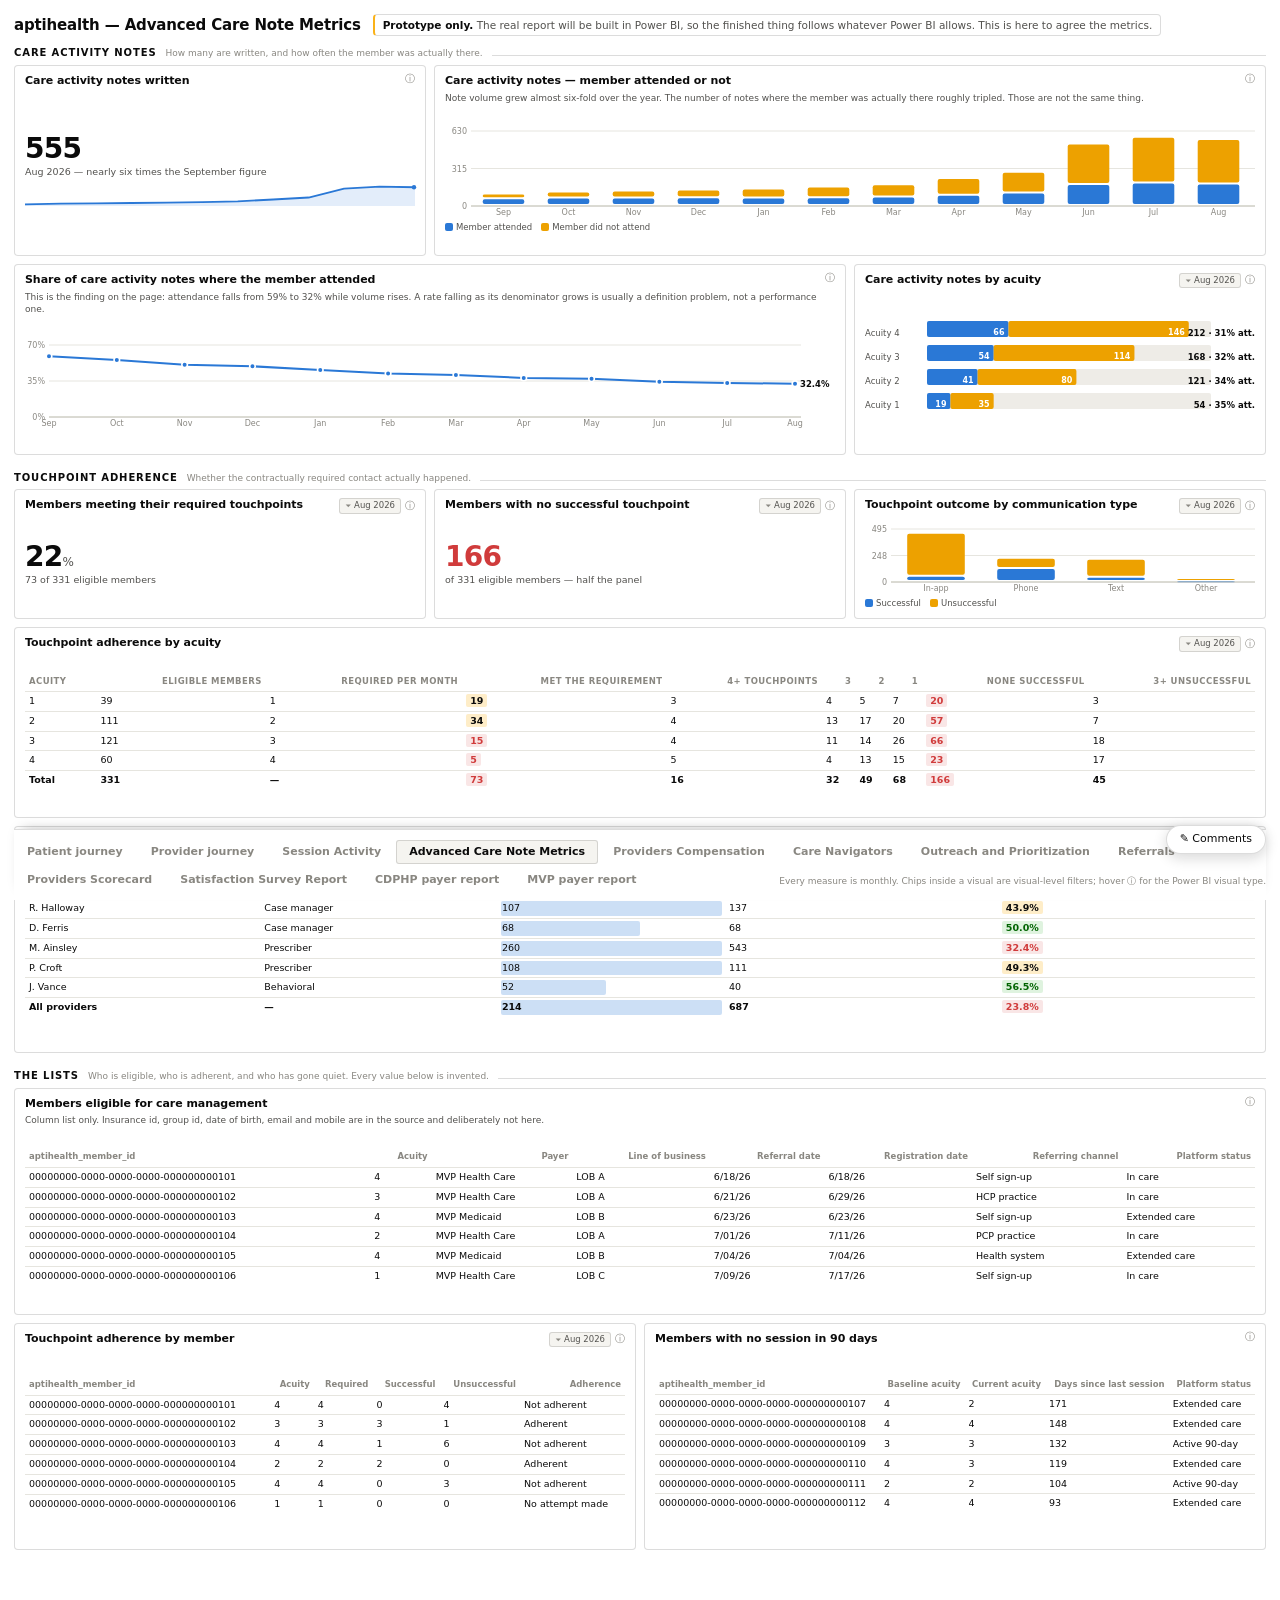
<file: reports/internal/advanced-care-note-metrics.html>
<!doctype html>
<html lang="en">
<head>
<meta charset="utf-8">
<meta name="viewport" content="width=device-width, initial-scale=1">
<title>aptihealth &mdash; Advanced Care Note Metrics</title>
<!-- shared:css:start -->
<style>
  .root {
    color-scheme: light;
    --plane: #ffffff; --surface: #ffffff;
    --ink-1: #0b0b0b; --ink-2: #52514e; --ink-muted: #898781;
    --grid: #e6e5df; --baseline: #c3c2b7; --border: rgba(11, 11, 11, 0.14);
    --s1: #2a78d6; --s2: #eda100; --s3: #10457e; --s4: #f2cd6b; --s5: #7fa9d9;
    --good: #0ca30c; --warning: #fab219; --serious: #ec835a; --critical: #d03b3b;
    --success-text: #006300; --track: #eeece7; --chipbg: #f5f4f0;
  }

  body { margin: 0; background: #ffffff; }
  /* The page strip is sticky to the bottom of .root, so on a short page — MVP's
     empty pages, a narrow window — it would sit halfway up the screen. Making
     .root fill the viewport as a flex column and pushing .ptabs down with an
     auto top margin keeps the strip on the bottom edge whether the page
     scrolls or not. .root carries no bottom padding — the strip's own
     padding-bottom is the last gap, so bottom: 0 lands flush against the
     window instead of 8px short of it. */
  .root {
    font-family: system-ui, -apple-system, "Segoe UI", sans-serif;
    background: var(--plane); color: var(--ink-1);
    padding: 14px 14px 0; line-height: 1.35;
    box-sizing: border-box; min-height: 100vh;
    display: flex; flex-direction: column;
  }

  .rpthead { display: flex; align-items: center; gap: 12px; flex-wrap: wrap; margin-bottom: 10px; }
  .rpthead h1 { font-size: 15px; margin: 0; letter-spacing: -0.01em; }
  .rpthead .mock {
    font-size: 10.5px; color: var(--ink-2); border: 1px solid var(--border);
    border-left: 2px solid var(--warning); border-radius: 4px; padding: 3px 8px;
  }
  .rpthead .mock b { color: var(--ink-1); }
  .slicers { margin-left: auto; display: flex; gap: 5px; flex-wrap: wrap; align-items: center; }
  .slicers .lbl { font-size: 9px; color: var(--ink-muted); text-transform: uppercase; letter-spacing: 0.07em; font-weight: 650; }
  .sl {
    font-size: 10.5px; color: var(--ink-2); background: var(--chipbg);
    border: 1px solid var(--border); border-radius: 3px; padding: 3px 8px; white-space: nowrap;
  }
  .sl::after { content: " ▾"; color: var(--ink-muted); font-size: 8px; }
  .sl { cursor: pointer; user-select: none; }
  .sl:hover, .sl[data-open] { border-color: var(--ink-muted); color: var(--ink-1); }

  .page { display: none; grid-template-columns: repeat(12, minmax(0, 1fr)); gap: 8px; position: relative; }
  .page.on { display: grid; }

  .v {
    background: var(--surface); border: 1px solid var(--border); border-radius: 4px;
    padding: 8px 10px 9px; overflow: hidden; display: flex; flex-direction: column;
    position: relative;   /* review pins are placed inside the tile they belong to */
  }
  .vh { display: flex; align-items: flex-start; gap: 8px; flex-wrap: wrap; row-gap: 3px; }
  .ask {
    font-size: 7.5px; font-weight: 700; letter-spacing: 0.07em; text-transform: uppercase;
    color: #143a63; background: #e8eef6; border: 1px solid #c5d5e8;
    border-radius: 3px; padding: 1px 5px; white-space: nowrap; flex-shrink: 0; align-self: center;
  }
  /* Company OKR metric. Deliberately a different marker from .ask: "CDPHP asked" means the
     payer requested it and it must reach the payer report, which sync.py enforces. "OKR" means
     the business is measured on it, and carries no such obligation. */
  .okr {
    font-size: 7.5px; font-weight: 700; letter-spacing: 0.07em; text-transform: uppercase;
    color: #6b4a00; background: #fdf3dc; border: 1px solid #f0dfae;
    border-radius: 3px; padding: 1px 5px; white-space: nowrap; flex-shrink: 0; align-self: center;
  }
  .appx { font-size: 9.5px; color: var(--ink-1); margin: 2px 0 0; padding-left: 15px; }
  .appx li { padding: 2px 0; border-bottom: 1px solid var(--grid); }
  .appx li:last-child { border-bottom: 0; }
  .vh h4 { font-size: 11px; font-weight: 650; margin: 0; letter-spacing: -0.005em; flex: 1; }
  .vf { display: flex; align-items: center; gap: 4px; flex-shrink: 0; }
  .wf {
    font-size: 8.5px; color: var(--ink-2); background: var(--chipbg);
    border: 1px solid var(--border); border-radius: 3px; padding: 1px 5px; white-space: nowrap;
  }
  .wf::before { content: "⏷ "; color: var(--ink-muted); font-size: 7px; }
  .wf { cursor: pointer; user-select: none; }
  .wf:hover, .wf[data-open] { border-color: var(--ink-muted); color: var(--ink-1); }

  .dd {
    position: fixed; z-index: 70; display: none; min-width: 132px; max-width: 240px;
    max-height: 232px; overflow-y: auto; background: #ffffff; color: #0b0b0b;
    border: 1px solid rgba(11, 11, 11, 0.18); border-radius: 4px; padding: 3px;
    box-shadow: 0 6px 18px rgba(11, 11, 11, 0.14);
  }
  .dd.on { display: block; }
  .dd .ddh {
    font-size: 8px; color: #898781; text-transform: uppercase; letter-spacing: 0.07em;
    font-weight: 650; padding: 3px 6px 4px;
  }
  .dd button {
    appearance: none; border: 0; background: none; cursor: pointer; font: inherit; width: 100%;
    display: flex; align-items: center; gap: 6px; text-align: left;
    font-size: 10.5px; color: #0b0b0b; padding: 4px 6px; border-radius: 3px; white-space: nowrap;
  }
  .dd button:hover { background: #f5f4f0; }
  .dd button .tick { width: 9px; flex-shrink: 0; color: #2a78d6; font-size: 9px; }
  .dd button[aria-checked="true"] { font-weight: 650; }
  .i {
    appearance: none; border: 0; background: none; padding: 0; cursor: help;
    font: inherit; font-size: 10px; color: var(--ink-muted); line-height: 1;
  }
  .i:hover { color: var(--s1); }
  .info { font-size: 9px; color: var(--ink-2); margin: 3px 0 0; }
  .body { flex: 1; min-height: 0; display: flex; flex-direction: column; justify-content: center; padding-top: 6px; }

  .kpi .big { font-size: 28px; font-weight: 600; letter-spacing: -0.025em; line-height: 1.05; }
  .kpi .big small { font-size: 12px; font-weight: 500; color: var(--ink-2); letter-spacing: 0; }
  .kpi .sub { font-size: 9.5px; color: var(--ink-2); margin-top: 2px; }
  .kpi .sub .up { color: var(--success-text); font-weight: 650; }
  .kpi .sub .down { color: var(--critical); font-weight: 650; }
  .kpi .spark { margin-top: 5px; }

  .sm2 .big { font-size: 16px; font-weight: 600; letter-spacing: -0.02em; }
  .sm2 .row { display: flex; align-items: flex-end; justify-content: space-between; gap: 6px; }

  .ch { width: 100%; }
  .ch svg { display: block; width: 100%; height: auto; overflow: visible; }
  .lg { display: flex; gap: 9px; flex-wrap: wrap; font-size: 8.5px; color: var(--ink-2); margin-top: 4px; }
  .lg i { width: 8px; height: 8px; border-radius: 2px; display: inline-block; margin-right: 3px; vertical-align: -1px; }

  table.mx { width: 100%; border-collapse: collapse; font-size: 9.5px; font-variant-numeric: tabular-nums; }
  table.mx th {
    text-align: right; font-weight: 600; color: var(--ink-muted); font-size: 8.5px;
    text-transform: uppercase; letter-spacing: 0.05em; padding: 0 4px 4px; border-bottom: 1px solid var(--grid);
  }
  table.mx th:first-child, table.mx td:first-child { text-align: left; }
  table.mx td { padding: 3px 4px; border-bottom: 1px solid var(--grid); color: var(--ink-1); }
  table.mx tr:last-child td { border-bottom: 0; font-weight: 650; }
  /* A verbatim extract has no total row to bold, and its headers are column names. */
  table.mx.raw tr:last-child td { font-weight: 400; }
  table.mx.raw th { text-transform: none; letter-spacing: 0; }
  table.mx td.b { position: relative; }
  table.mx td.b .bar { position: absolute; inset: 2px auto 2px 3px; background: var(--s1); opacity: 0.24; border-radius: 2px; }
  table.mx td.b span { position: relative; }
  .cf { border-radius: 2px; padding: 1px 4px; font-weight: 650; }
  .cf.g { color: var(--success-text); background: color-mix(in srgb, var(--good) 13%, white); }
  .cf.w { color: var(--ink-1); background: color-mix(in srgb, var(--warning) 24%, white); }
  .cf.c { color: var(--critical); background: color-mix(in srgb, var(--critical) 13%, white); }

  .flags { display: flex; flex-direction: column; }
  .flags .f { display: grid; grid-template-columns: 11px 1fr auto auto; gap: 6px; align-items: center; font-size: 10px; padding: 4px 0; border-bottom: 1px solid var(--grid); }
  .flags .f:last-child { border-bottom: 0; }
  .flags .f .n { font-weight: 650; font-variant-numeric: tabular-nums; font-size: 11.5px; }
  .flags .f .mo { font-size: 8.5px; color: var(--ink-2); font-variant-numeric: tabular-nums; min-width: 40px; text-align: right; }
  .flags .f .t { color: var(--ink-2); }
  .flags .f .t b { color: var(--ink-1); font-weight: 600; }
  .flags .ico { font-size: 9px; text-align: center; }
  .g-good .ico { color: var(--good); } .g-warning .ico { color: var(--warning); }
  .g-serious .ico { color: var(--serious); } .g-critical .ico { color: var(--critical); }

  /* Section bands. The provider report reads top-down — providers, then efficiency, then
     supervision — and an invisible HTML comment does not tell a reader that. */
  .band { grid-column: 1 / -1; display: flex; align-items: baseline; gap: 9px; margin: 8px 0 -3px; }
  .band .t { font-size: 10px; font-weight: 700; text-transform: uppercase; letter-spacing: 0.09em; color: var(--ink-1); flex-shrink: 0; }
  .band .d { font-size: 9px; color: var(--ink-muted); }
  .band .r { flex: 1; border-top: 1px solid var(--border); min-width: 12px; }
  .page.on > .band:first-child { margin-top: 0; }

  /* Role groups — a headcount roll-up with no chart in it. The question is which licence
     sits under which role, and a bar cannot say that. Four columns, one per role. */
  .roles { display: grid; grid-template-columns: repeat(auto-fit, minmax(120px, 1fr)); gap: 8px; }
  .roles .rg { border-left: 2px solid var(--s1); padding-left: 7px; }
  .roles .rg.pr { border-left-color: var(--s2); }
  .roles .rg.ot { border-left-color: var(--s3); }
  .roles .rgh { display: flex; align-items: baseline; justify-content: space-between; gap: 6px; padding-bottom: 3px; border-bottom: 1px solid var(--grid); }
  .roles .rgh b { font-size: 10px; font-weight: 650; color: var(--ink-1); }
  .roles .rgh .n { font-size: 15px; font-weight: 600; letter-spacing: -0.02em; font-variant-numeric: tabular-nums; }
  .roles .rgs { font-size: 8.5px; color: var(--ink-muted); margin: 2px 0 3px; }
  .roles .rl { list-style: none; margin: 0; padding: 0; }
  .roles .rl li { display: flex; justify-content: space-between; gap: 6px; font-size: 9.5px; color: var(--ink-2); padding: 2px 0; border-bottom: 1px solid var(--grid); }
  .roles .rl li:last-child { border-bottom: 0; }
  .roles .rl li span { color: var(--ink-1); font-weight: 650; font-variant-numeric: tabular-nums; }
  .roles .rl li.none { color: var(--ink-muted); font-style: italic; }

  .gapnote { font-size: 8.5px; color: var(--critical); font-weight: 600; margin-top: 4px; }

  /* The report switcher stays on screen — these pages are long and it is the only
     way between reports. */
  .ptabs {
    display: flex; flex-wrap: wrap; gap: 2px; row-gap: 4px;
    margin-top: auto; padding-top: 10px; border-top: 1px solid var(--border);
    align-items: center;
    position: sticky; bottom: 0; z-index: 60;
    background: var(--plane); padding-bottom: 7px;
    box-shadow: 0 -6px 12px -8px rgba(11, 11, 11, 0.35);
  }
  .ptabs button {
    appearance: none; border: 1px solid transparent; background: none; cursor: pointer; font: inherit;
    font-size: 11px; font-weight: 550; color: var(--ink-muted); padding: 4px 12px; border-radius: 3px;
  }
  .ptabs button[aria-pressed="true"] { color: var(--ink-1); background: var(--chipbg); border-color: var(--border); }
  .ptabs button:hover { color: var(--ink-1); }
  .ptabs .hint { margin-left: auto; font-size: 9px; color: var(--ink-muted); }
  /* Separates the cross-report links from the page tabs of the report you are in.
     One report with several pages is what Power BI actually builds, so the strip
     has to show both without reading as one flat list of eight things. */
  .ptabs .sep { align-self: stretch; width: 1px; background: var(--border); margin: 2px 8px; }

  .tt {
    position: fixed; pointer-events: none; opacity: 0; transition: opacity .08s;
    background: #143a63; color: #ffffff; font-size: 10.5px;
    border: 1px solid #0d2743; box-shadow: 0 4px 14px rgba(11, 11, 11, 0.28);
    padding: 5px 8px; border-radius: 4px; z-index: 80; max-width: 250px; white-space: normal; line-height: 1.4;
  }

  .c2 { grid-column: span 2 } .c3 { grid-column: span 3 } .c4 { grid-column: span 4 }
  .c5 { grid-column: span 5 } .c6 { grid-column: span 6 } .c7 { grid-column: span 7 }
  .c8 { grid-column: span 8 } .c12 { grid-column: span 12 }
  .h1r { min-height: 96px } .h2r { min-height: 172px } .h3r { min-height: 208px }
  @media (max-width: 1000px) {
    .page.on { grid-template-columns: repeat(6, minmax(0, 1fr)); }
    .c7, .c8, .c12 { grid-column: span 6 } .c5 { grid-column: span 4 }
  }
  @media (max-width: 620px) {
    .page.on { grid-template-columns: repeat(2, minmax(0, 1fr)); }
    .c3, .c4, .c5, .c6, .c7, .c8, .c12 { grid-column: span 2 }
  }

  /* report-to-report navigation in the footer tab strip */
  .ptabs a {
    text-decoration: none; border: 1px solid transparent;
    font-size: 11px; font-weight: 550; color: var(--ink-muted); padding: 4px 12px; border-radius: 3px;
  }
  .ptabs a:hover { color: var(--ink-1); }
  .ptabs a[aria-current="page"] { color: var(--ink-1); background: var(--chipbg); border-color: var(--border); }

  /* ---- Review comments -----------------------------------------------------------
     How a reader asks for a change. Comment mode turns the report into a surface you
     can pin a note to: click a visual, type, and the note stays attached to that tile
     with a numbered pin. Every note collects in the panel on the right — one list for
     the whole report, plus the open count of the other reports, so nothing is left in
     somebody's head or in a message that does not say which tile it is about.

     Deliberately quiet: the pin is a small blue bubble, the panel is the same white and
     hairline borders as everything else, and with comment mode off the report looks
     exactly as it did. Blue, not red — a comment is a request, not a judgement. */

  .cbar { position: fixed; right: 14px; bottom: 46px; z-index: 76; display: flex; gap: 6px; }
  .cbar .ctog {
    appearance: none; font: inherit; font-size: 11px; cursor: pointer;
    display: flex; align-items: center; gap: 6px;
    background: #ffffff; color: var(--ink-1); border: 1px solid var(--border);
    border-radius: 18px; padding: 6px 13px; box-shadow: 0 4px 14px rgba(11, 11, 11, 0.16);
  }
  .cbar .ctog:hover { border-color: var(--ink-muted); }
  /* Out from behind the panel while it is open, so the button that closes comment mode
     is never hidden under the thing it opened. */
  .root.cpo .cbar { right: 352px; }
  .cbar .ctog[aria-pressed="true"] { background: var(--s1); border-color: var(--s1); color: #ffffff; }
  .cbar .ctog .cn {
    font-size: 9.5px; font-weight: 700; font-variant-numeric: tabular-nums;
    background: var(--s1); color: #ffffff; border-radius: 9px; padding: 0 5px; min-width: 15px; text-align: center;
  }
  .cbar .ctog[aria-pressed="true"] .cn { background: #ffffff; color: var(--s1); }

  /* Comment mode. The whole report becomes clickable, so the cursor has to say so and
     the tile under the pointer has to show which target the click will attach to. */
  .root.cmt .page { cursor: crosshair; }
  .root.cmt .v:hover { box-shadow: inset 0 0 0 1.5px var(--s1); }
  .root.cpo { padding-right: 340px; }   /* the panel moves the report over rather than covering it */

  .cpin {
    position: absolute; z-index: 40; min-width: 17px; height: 17px; padding: 0 4px;
    display: none; align-items: center; justify-content: center;
    font-size: 9.5px; font-weight: 700; font-variant-numeric: tabular-nums;
    color: #ffffff; background: var(--s1); border: 1.5px solid #ffffff;
    border-radius: 9px 9px 9px 2px; box-shadow: 0 2px 6px rgba(11, 11, 11, 0.3);
    cursor: pointer; transform: translate(-2px, -2px);
  }
  .root.cmt .cpin, .root.cpo .cpin, .root.cpins .cpin { display: flex; }
  .cpin.res { background: var(--ink-muted); }
  .cpin.sel { outline: 2px solid var(--s1); outline-offset: 2px; }
  .v.cflash { box-shadow: inset 0 0 0 2px var(--s1); }

  /* The composer, and the same popover reused to read a thread. */
  .cpop {
    position: fixed; z-index: 79; display: none; width: 274px; background: #ffffff;
    border: 1px solid rgba(11, 11, 11, 0.18); border-radius: 5px; padding: 9px;
    box-shadow: 0 8px 22px rgba(11, 11, 11, 0.18);
  }
  .cpop.on { display: block; }
  .cpop .tgt {
    font-size: 8.5px; color: var(--ink-muted); margin-bottom: 5px;
    overflow: hidden; text-overflow: ellipsis; white-space: nowrap;
  }
  .cpop .tgt b { color: var(--ink-2); font-weight: 650; }
  .cpop textarea, .cpop input {
    width: 100%; box-sizing: border-box; font: inherit; font-size: 10.5px; color: var(--ink-1);
    background: #ffffff; border: 1px solid var(--border); border-radius: 3px; padding: 5px 6px;
  }
  .cpop textarea { min-height: 62px; resize: vertical; line-height: 1.4; }
  .cpop input { margin-bottom: 5px; }
  .cpop .act { display: flex; align-items: center; gap: 6px; margin-top: 6px; }
  .cpop .hint { font-size: 8.5px; color: var(--ink-muted); margin-right: auto; }

  .cb {
    appearance: none; font: inherit; font-size: 10px; cursor: pointer;
    border: 1px solid var(--border); background: var(--chipbg); color: var(--ink-1);
    border-radius: 3px; padding: 3px 9px;
  }
  .cb:hover { border-color: var(--ink-muted); }
  .cb.p { background: var(--s1); border-color: var(--s1); color: #ffffff; }
  .cb.q { border-color: transparent; background: none; color: var(--ink-muted); padding: 3px 4px; }
  .cb.q:hover { color: var(--ink-1); }
  .cb[disabled] { opacity: 0.45; cursor: default; }

  .cpan {
    position: fixed; top: 0; right: 0; bottom: 0; width: 326px; z-index: 77; display: none;
    background: #ffffff; border-left: 1px solid var(--border);
    box-shadow: -10px 0 26px rgba(11, 11, 11, 0.1);
    padding: 11px 12px 16px; overflow-y: auto;
  }
  .cpan.on { display: block; }
  .cpan .ph { display: flex; align-items: center; gap: 8px; }
  .cpan .ph h3 { font-size: 10px; font-weight: 700; text-transform: uppercase; letter-spacing: 0.09em; margin: 0; }
  .cpan .ph .n { font-size: 9.5px; color: var(--ink-muted); font-variant-numeric: tabular-nums; }
  .cpan .ph .cb.q { margin-left: auto; font-size: 13px; line-height: 1; }
  .cpan .sub { font-size: 9px; color: var(--ink-muted); margin: 2px 0 8px; }
  .cpan .opt { display: flex; align-items: center; gap: 5px; font-size: 9px; color: var(--ink-2); margin: 7px 0 3px; }
  .cpan .opt input { margin: 0; }

  .cit { border-top: 1px solid var(--grid); padding: 8px 0 9px; cursor: pointer; }
  .cit:hover { background: #fbfbf9; }
  .cit .hd { display: flex; align-items: center; gap: 6px; }
  .cit .av {
    width: 16px; height: 16px; border-radius: 50%; background: var(--s1); color: #ffffff;
    font-size: 8.5px; font-weight: 700; display: flex; align-items: center; justify-content: center; flex-shrink: 0;
  }
  .cit .num { font-size: 9px; color: var(--ink-muted); font-variant-numeric: tabular-nums; min-width: 12px; }
  .cit .who { font-size: 10px; font-weight: 650; color: var(--ink-1); }
  .cit .at { font-size: 8.5px; color: var(--ink-muted); margin-left: auto; }
  .cit .txt { font-size: 10.5px; color: var(--ink-1); white-space: pre-wrap; margin: 4px 0 0; line-height: 1.4; }
  .cit .tgt { font-size: 8.5px; color: var(--ink-muted); margin-top: 4px; }
  .cit .tgt b { color: var(--ink-2); font-weight: 650; }
  .cit .off { color: var(--s1); }
  .cit .rep { font-size: 10px; color: var(--ink-2); border-left: 2px solid var(--grid); padding: 3px 0 3px 7px; margin-top: 5px; white-space: pre-wrap; }
  .cit .rep b { color: var(--ink-1); font-weight: 650; }
  .cit .act { display: flex; gap: 4px; margin-top: 6px; }
  .cit.done .txt, .cit.done .who { color: var(--ink-muted); }
  .cpan .none { font-size: 10px; color: var(--ink-muted); padding: 10px 0; line-height: 1.5; }

  .cpan .sect {
    font-size: 9px; font-weight: 700; text-transform: uppercase; letter-spacing: 0.08em;
    color: var(--ink-muted); margin: 14px 0 2px;
  }
  .cpan .doc {
    display: flex; align-items: baseline; gap: 8px; font-size: 10px; color: var(--ink-2);
    text-decoration: none; padding: 4px 0; border-top: 1px solid var(--grid);
  }
  .cpan .doc:hover { color: var(--ink-1); }
  .cpan .doc .n { margin-left: auto; font-size: 9px; color: var(--ink-muted); font-variant-numeric: tabular-nums; }
  .cpan .foot { margin-top: 14px; border-top: 1px solid var(--border); padding-top: 8px; }
  .cpan .foot .who { display: flex; align-items: center; gap: 5px; }
  .cpan .foot input {
    flex: 1; font: inherit; font-size: 10px; color: var(--ink-1); background: #ffffff;
    border: 1px solid var(--border); border-radius: 3px; padding: 3px 6px;
  }
  .cpan .foot .note { font-size: 8.5px; color: var(--ink-muted); margin-top: 6px; line-height: 1.45; }
  .cpan .foot .exp { display: flex; gap: 4px; margin-top: 7px; flex-wrap: wrap; }
  .cpan .foot .exp a { text-decoration: none; }

  @media (max-width: 760px) {
    .cpan { width: 100%; }
    .root.cpo { padding-right: 14px; }
  }
</style>
<!-- shared:css:end -->
</head>
<body>

<div class="root">
  <div class="rpthead">
    <h1>aptihealth &mdash; Advanced Care Note Metrics</h1>
    <span class="mock"><b>Prototype only.</b> The real report will be built in Power BI, so the finished thing follows whatever Power BI allows. This is here to agree the metrics.</span>
  </div>

  <div class="page on" id="pg-advanced-care-note-metrics">

    <div class="band"><span class="t">Care activity notes</span><span class="d">How many are written, and how often the member was actually there.</span><span class="r"></span></div>

    <div class="v kpi c4 h2r">
      <div class="vh"><h4>Care activity notes written</h4>
        <div class="vf"><button class="i" data-tip="Power BI: card + line. Every care activity note written in the month for a member eligible for care management. A care activity note is the record of a touchpoint, so this is the volume of case-management contact attempted &mdash; not of contact made. The tile beside it is the one that says whether anybody was reached.">&#9432;</button></div>
      </div>
      <div class="body">
        <div class="big">555</div>
        <div class="sub">Aug 2026 &mdash; nearly six times the September figure</div>
        <div class="spark ch" id="an-vol"></div>
      </div>
    </div>

    <div class="v c8 h2r">
      <div class="vh"><h4>Care activity notes &mdash; member attended or not</h4>
        <div class="vf"><button class="i" data-tip="Power BI: stacked column chart, two series, both note counts, so one axis and the maximum comes from the stacked total. The source shows the count and the attendance rate on one grid; a count and a rate are different units, so the rate is the visual below rather than a second axis here.">&#9432;</button></div>
      </div>
      <p class="info">Note volume grew almost six-fold over the year. The number of notes where the member was actually there roughly tripled. Those are not the same thing.</p>
      <div class="body"><div class="ch" id="an-att"></div>
        <div class="lg">
          <span><i style="background:var(--s1)"></i>Member attended</span>
          <span><i style="background:var(--s2)"></i>Member did not attend</span>
        </div>
      </div>
    </div>

    <div class="v c8 h2r">
      <div class="vh"><h4>Share of care activity notes where the member attended</h4>
        <div class="vf"><button class="i" data-tip="Power BI: line chart, one series, the attended share of the stacked column above. It halves over twelve months. Either the notes are being written for contact that is not happening, or the definition of attended changed under us &mdash; both are worth knowing and the data cannot tell them apart.">&#9432;</button></div>
      </div>
      <p class="info">This is the finding on the page: attendance falls from 59% to 32% while volume rises. A rate falling as its denominator grows is usually a definition problem, not a performance one.</p>
      <div class="body"><div class="ch" id="an-rate"></div></div>
    </div>

    <div class="v c4 h2r">
      <div class="vh"><h4>Care activity notes by acuity</h4>
        <div class="vf"><span class="wf">Aug 2026</span><button class="i" data-tip="Power BI: clustered bar chart with each row stacked into attended and not attended. The source uses two separate bar charts side by side for the same split, which asks the reader to line up four rows across two visuals; one stacked row per acuity says it in one place. Sicker members get more notes and are no likelier to be reached.">&#9432;</button></div>
      </div>
      <div class="body"><div class="ch" id="an-acu"></div></div>
    </div>

    <div class="band"><span class="t">Touchpoint adherence</span><span class="d">Whether the contractually required contact actually happened.</span><span class="r"></span></div>

    <div class="v kpi c4 h1r">
      <div class="vh"><h4>Members meeting their required touchpoints</h4>
        <div class="vf"><span class="wf">Aug 2026</span><button class="i" data-tip="Power BI: KPI card. Members who had at least the number of successful touchpoints their acuity requires, over the members eligible for care management in the month. No target line: the required number per acuity is an assumption in this mock-up and not a confirmed contractual figure.">&#9432;</button></div>
      </div>
      <div class="body">
        <div class="big">22<small>%</small></div>
        <div class="sub">73 of 331 eligible members</div>
      </div>
    </div>

    <div class="v kpi c4 h1r">
      <div class="vh"><h4>Members with no successful touchpoint</h4>
        <div class="vf"><span class="wf">Aug 2026</span><button class="i" data-tip="Power BI: KPI card. Eligible members for whom every touchpoint attempt in the month failed, or none was attempted. This is a count that should be zero, which is why it is red &mdash; the only category on this page allowed that colour.">&#9432;</button></div>
      </div>
      <div class="body">
        <div class="big" style="color:var(--critical)">166</div>
        <div class="sub">of 331 eligible members &mdash; half the panel</div>
      </div>
    </div>

    <div class="v c4 h1r">
      <div class="vh"><h4>Touchpoint outcome by communication type</h4>
        <div class="vf"><span class="wf">Aug 2026</span><button class="i" data-tip="Power BI: stacked column chart, two series, both attempt counts. Which channel a touchpoint was attempted on and whether it worked. In-app messaging carries most of the volume and almost none of the success; the phone carries the reverse.">&#9432;</button></div>
      </div>
      <div class="body"><div class="ch" id="an-chan"></div>
        <div class="lg"><span><i style="background:var(--s1)"></i>Successful</span><span><i style="background:var(--s2)"></i>Unsuccessful</span></div>
      </div>
    </div>

    <div class="v c12 h2r">
      <div class="vh"><h4>Touchpoint adherence by acuity</h4>
        <div class="vf"><span class="wf">Aug 2026</span><button class="i" data-tip="Power BI: matrix. Eligible members by acuity, how many touchpoints each managed, and how many cleared the requirement for their acuity. Read the None-successful column first: it is half the panel and it is worst where acuity is highest.">&#9432;</button></div>
      </div>
      <div class="body" id="an-adh"></div>
    </div>

    <div class="v c12 h3r">
      <div class="vh"><h4>Touchpoints by provider</h4>
        <div class="vf"><span class="wf">Aug 2026</span><span class="wf">Top 5</span><button class="i" data-tip="Power BI: matrix, successful and unsuccessful touchpoint counts per provider, with the success rate as conditional formatting. The source lists all 201 providers on one page with no sort and no rate; the rate is what makes the list readable and the sort is what makes it actionable.">&#9432;</button></div>
      </div>
      <div class="body" id="an-prov"></div>
    </div>

    <div class="band"><span class="t">The lists</span><span class="d">Who is eligible, who is adherent, and who has gone quiet. Every value below is invented.</span><span class="r"></span></div>

    <div class="v c12 h3r">
      <div class="vh"><h4>Members eligible for care management</h4>
        <div class="vf"><button class="i" data-tip="Power BI: table &mdash; a worklist rather than a summary, so a case manager can act on a named member. The source carries the member&rsquo;s full name, date of birth, email, mobile number, insurance id and group id in one grid, which is what makes it protected health information rather than a report.">&#9432;</button></div>
      </div>
      <p class="info">Column list only. Insurance id, group id, date of birth, email and mobile are in the source and deliberately not here.</p>
      <div class="body" id="an-elig"></div>
    </div>

    <div class="v c6 h3r">
      <div class="vh"><h4>Touchpoint adherence by member</h4>
        <div class="vf"><span class="wf">Aug 2026</span><button class="i" data-tip="Power BI: table. One row per eligible member: what their acuity requires, what they got, and whether that clears it. The source runs this twice, current month and prior month, as two separate visuals; a month chip does the same job in one.">&#9432;</button></div>
      </div>
      <div class="body" id="an-mem"></div>
    </div>

    <div class="v c6 h3r">
      <div class="vh"><h4>Members with no session in 90 days</h4>
        <div class="vf"><button class="i" data-tip="Power BI: table. Members still on the platform who have not had a session in three months, with the acuity they started at and the acuity they carry now. They are the members care management exists for, and the ones the touchpoint measures above keep failing to reach.">&#9432;</button></div>
      </div>
      <div class="body" id="an-quiet"></div>
    </div>

  </div>

  <div class="ptabs" role="group" aria-label="Reports">
    <a href="../internal/patient-journey.html">Patient journey</a>
    <a href="../internal/provider-journey.html">Provider journey</a>
    <a href="../internal/session-activity.html">Session Activity</a>
    <a href="../internal/advanced-care-note-metrics.html" aria-current="page">Advanced Care Note Metrics</a>
    <a href="../internal/providers-compensation.html">Providers Compensation</a>
    <a href="../internal/care-navigators.html">Care Navigators</a>
    <a href="../internal/outreach-and-prioritization.html">Outreach and Prioritization</a>
    <a href="../internal/referrals.html">Referrals</a>
    <a href="../internal/providers-scorecard.html">Providers Scorecard</a>
    <a href="../internal/satisfaction-survey-report.html">Satisfaction Survey Report</a>
    <a href="../external/cdphp.html">CDPHP payer report</a>
    <a href="../external/mvp.html">MVP payer report</a>
    <span class="hint">Every measure is monthly. Chips inside a visual are visual-level filters; hover &#9432; for the Power BI visual type.</span>
  </div>

  <div class="dd" id="dd" role="listbox"></div>
  <div class="tt" id="tt"></div>
</div>

<!-- shared:js:start -->
<script>
/* Shared chart builders and page behaviour for every report in this repo.
   Loaded by each report page; the report then calls APTI.render() with its own data.
   Changing a builder here changes every report — that is the point of the file. */
(function (g) {
  var MO = ["Sep","Oct","Nov","Dec","Jan","Feb","Mar","Apr","May","Jun","Jul","Aug"];
  var NS = "http://www.w3.org/2000/svg";

  function el(t, a) { var e = document.createElementNS(NS, t); for (var k in a) e.setAttribute(k, a[k]); return e; }
  function svg(w, h) { var s = el("svg", { viewBox: "0 0 " + w + " " + h }); s.style.height = h + "px"; return s; }
  function txt(s, x, y, o) {
    o = o || {};
    var t = el("text", { x: x, y: y, "font-size": o.fs || 8, fill: o.fill || "var(--ink-muted)",
      "text-anchor": o.anchor || "start", "font-weight": o.w || 400 });
    t.textContent = s; return t;
  }
  function tip(n, s) { n.setAttribute("data-tip", s); }

  function columns(id, opt) {
    var host = document.getElementById(id); if (!host) return;
    var W = Math.max(host.clientWidth || 460, 240), H = opt.h || 80;
    var pl = opt.pl == null ? 24 : opt.pl, pb = opt.pb || 12, pt = 9, s = svg(W, H);
    var max = opt.max;
    if (!max) {
      if (opt.stacked && !opt.pct) {
        max = 0;
        for (var q = 0; q < opt.labels.length; q++) {
          var tt2 = opt.series.reduce(function (a, sr) { return a + sr.values[q]; }, 0);
          if (tt2 > max) max = tt2;
        }
        max = max * 1.1;
      } else {
        max = Math.max.apply(null, [].concat.apply([], opt.series.map(function (x) { return x.values; }))) * 1.15;
      }
    }
    var n = opt.labels.length, bw = (W - pl - 4) / n;
    [0, 0.5, 1].forEach(function (f) {
      var y = pt + (H - pt - pb) * (1 - f);
      s.appendChild(el("line", { x1: pl, x2: W, y1: y, y2: y, stroke: "var(--grid)" }));
      s.appendChild(txt(opt.fmt ? opt.fmt(max * f) : Math.round(max * f), pl - 4, y + 3, { anchor: "end" }));
    });
    opt.labels.forEach(function (lb, i) {
      var x0 = pl + i * bw;
      if (opt.stacked) {
        var acc = 0, tot = opt.series.reduce(function (a, sr) { return a + sr.values[i]; }, 0);
        opt.series.forEach(function (sr) {
          var v = sr.values[i], hh = (H - pt - pb) * (v / (opt.pct ? tot : max));
          var r = el("rect", { x: x0 + bw * 0.18, y: H - pb - acc - hh, width: bw * 0.64,
            height: Math.max(hh - 2, 1), rx: 2, fill: sr.color });
          tip(r, lb + " · " + sr.name + ": " + v + (opt.unit || ""));
          s.appendChild(r); acc += hh;
        });
      } else {
        var k = opt.series.length, iw = (bw * 0.72) / k;
        opt.series.forEach(function (sr, j) {
          var v = sr.values[i], hh = (H - pt - pb) * (v / max);
          var r = el("rect", { x: x0 + bw * 0.14 + j * (iw + 1), y: H - pb - hh, width: iw - 1,
            height: Math.max(hh, 1), rx: 2, fill: sr.color });
          tip(r, lb + " · " + sr.name + ": " + v + (opt.unit || ""));
          s.appendChild(r);
        });
      }
      var lab = txt(lb, x0 + bw / 2, H - 3, { anchor: "middle", fs: opt.xfs || 8 });
      s.appendChild(lab);
    });
    if (opt.rule != null) {
      var ry = pt + (H - pt - pb) * (1 - opt.rule / max);
      s.appendChild(el("line", { x1: pl, x2: W, y1: ry, y2: ry, stroke: "var(--ink-1)", "stroke-width": 1.6, "stroke-dasharray": "4 3" }));
      s.appendChild(txt(opt.ruleLabel || ("target " + opt.rule), W, ry - 3, { anchor: "end", fs: 8, fill: "var(--ink-1)", w: 650 }));
    }
    s.appendChild(el("line", { x1: pl, x2: W, y1: H - pb, y2: H - pb, stroke: "var(--baseline)" }));
    host.appendChild(s);
  }

  function lines(id, opt) {
    var host = document.getElementById(id); if (!host) return;
    var W = Math.max(host.clientWidth || 460, 260), H = opt.h || 84, pl = 24, pb = 12, pt = 8, s = svg(W, H);
    var max = opt.max || 100, n = opt.labels.length, step = (W - pl - 40) / (n - 1);
    var U = opt.unit == null ? "%" : opt.unit;
    [0, 0.5, 1].forEach(function (f) {
      var y = pt + (H - pt - pb) * (1 - f);
      s.appendChild(el("line", { x1: pl, x2: W - 34, y1: y, y2: y, stroke: "var(--grid)" }));
      s.appendChild(txt(Math.round(max * f) + U, pl - 4, y + 3, { anchor: "end" }));
    });
    if (opt.rule != null) {
      var ry = pt + (H - pt - pb) * (1 - opt.rule / max);
      s.appendChild(el("line", { x1: pl, x2: W - 34, y1: ry, y2: ry, stroke: "var(--ink-1)", "stroke-width": 1.6, "stroke-dasharray": "4 3" }));
      s.appendChild(txt(opt.ruleLabel || "", pl + 3, ry + 9, { anchor: "start", fs: 8, fill: "var(--ink-1)", w: 650 }));
    }
    opt.series.forEach(function (sr) {
      var pts = sr.values.map(function (v, i) { return [pl + i * step, pt + (H - pt - pb) * (1 - v / max)]; });
      s.appendChild(el("path", { d: "M" + pts.map(function (p) { return p[0] + "," + p[1]; }).join("L"),
        fill: "none", stroke: sr.color, "stroke-width": 2, "stroke-linejoin": "round" }));
      pts.forEach(function (p, i) {
        var c = el("circle", { cx: p[0], cy: p[1], r: 2.8, fill: sr.color, stroke: "#fff", "stroke-width": 1.6 });
        tip(c, opt.labels[i] + " · " + sr.name + ": " + sr.values[i] + U); s.appendChild(c);
      });
      var lp = pts[pts.length - 1];
      s.appendChild(txt(sr.values[sr.values.length - 1] + U, lp[0] + 5, lp[1] + 3, { fs: 8.5, fill: "var(--ink-1)", w: 650 }));
    });
    opt.labels.forEach(function (lb, i) { s.appendChild(txt(lb, pl + i * step, H - 3, { anchor: "middle" })); });
    s.appendChild(el("line", { x1: pl, x2: W - 34, y1: H - pb, y2: H - pb, stroke: "var(--baseline)" }));
    host.appendChild(s);
  }

  function bars(id, opt) {
    var host = document.getElementById(id); if (!host) return;
    var rows = opt.rows, lw = opt.lw || 88, rh = opt.rh || 18;
    var W = Math.max(host.clientWidth || 320, 240), H = rows.length * rh + 6, s = svg(W, H);
    var max = opt.max || Math.max.apply(null, rows.map(function (r) { return Math.max(r.value, r.target || 0); })) * 1.18;
    var aw = W - lw - 44;
    if (opt.rule != null) {
      var rx = lw + aw * (opt.rule / max);
      s.appendChild(el("line", { x1: rx, x2: rx, y1: 0, y2: H - 2, stroke: "var(--ink-1)", "stroke-width": 1.6 }));
    }
    rows.forEach(function (r, i) {
      var y = i * rh + 3, bh = rh - 8;
      s.appendChild(txt(r.label, 0, y + bh - 1, { fill: "var(--ink-2)", fs: 8.5 }));
      s.appendChild(el("rect", { x: lw, y: y, width: aw, height: bh, rx: 2, fill: "var(--track)" }));
      /* A row with segments is a stacked bar: the parts share the row's total and are
         drawn end to end. Without segments the row is a single bar, as before. */
      if (r.segments) {
        var acc = 0;
        r.segments.forEach(function (sg) {
          var sw = Math.max(aw * (sg.value / max), 1);
          var sb = el("rect", { x: lw + acc, y: y, width: sw, height: bh, rx: 2, fill: sg.color });
          tip(sb, r.label + " · " + sg.name + ": " + sg.value.toLocaleString());
          s.appendChild(sb);
          if (sw > 22) {
            s.appendChild(txt(sg.value.toLocaleString(), lw + acc + sw - 4, y + bh - 2,
              { anchor: "end", fill: "#ffffff", fs: 8, w: 650 }));
          }
          acc += sw;
        });
        s.appendChild(txt(r.fmt || r.value, W, y + bh - 1, { anchor: "end", fill: "var(--ink-1)", fs: 8.5, w: 650 }));
        return;
      }
      var b = el("rect", { x: lw, y: y, width: Math.max(aw * (r.value / max), 1), height: bh, rx: 2, fill: r.color || "var(--s1)" });
      tip(b, r.label + ": " + (r.fmt || r.value)); s.appendChild(b);
      if (r.target) {
        var tx = lw + aw * (r.target / max);
        s.appendChild(el("line", { x1: tx, x2: tx, y1: y - 1, y2: y + bh + 1, stroke: "var(--ink-1)", "stroke-width": 2 }));
      }
      s.appendChild(txt(r.fmt || r.value, W, y + bh - 1, { anchor: "end", fill: "var(--ink-1)", fs: 8.5, w: 650 }));
    });
    host.appendChild(s);
  }

  /* Centred, tapering funnel: every stage is a bar centred on the same axis and
     scaled against the first stage, with the drop between stages drawn as the
     sloping shoulder. Values and stage-to-stage conversion sit in the right gutter
     so they stay aligned however narrow the bars get. */
  function funnel(id, rows) {
    var host = document.getElementById(id); if (!host) return;
    var rh = 20, bh = 15, W = Math.max(host.clientWidth || 400, 260);
    var H = rows.length * rh + 4, s = svg(W, H);
    var lw = 126, aw = W - lw - 74, cx = lw + aw / 2;
    /* A stage can be empty — a self sign-up has no referral to create — so the scale
       comes from the first stage that has a value, and the empty row draws as a rule. */
    var max = 0;
    rows.forEach(function (r) { if (r.value != null && r.value > max) max = r.value; });
    var wid = rows.map(function (r) { return r.value == null ? 0 : Math.max(aw * (r.value / max), 2); });

    rows.forEach(function (r, i) {
      var y = i * rh + 2;
      if (r.value == null) {
        s.appendChild(txt(r.label, 0, y + bh - 4, { fill: "var(--ink-muted)", fs: 8.5 }));
        s.appendChild(el("line", { x1: cx - 14, x2: cx + 14, y1: y + bh / 2, y2: y + bh / 2,
          stroke: "var(--baseline)", "stroke-width": 1.4 }));
        var em = el("rect", { x: cx - 16, y: y, width: 32, height: bh, fill: "transparent" });
        tip(em, r.label + ": " + (r.emptyTxt || "no such stage for this selection"));
        s.appendChild(em);
        s.appendChild(txt("—", W - 34, y + bh - 4, { anchor: "end", fill: "var(--ink-muted)", fs: 8.5 }));
        return;
      }
      if (i < rows.length - 1 && rows[i + 1].value != null) {
        var pts = [
          [cx - wid[i] / 2, y + bh], [cx + wid[i] / 2, y + bh],
          [cx + wid[i + 1] / 2, y + rh], [cx - wid[i + 1] / 2, y + rh]
        ];
        s.appendChild(el("polygon", {
          points: pts.map(function (q) { return q[0] + "," + q[1]; }).join(" "),
          fill: "var(--s1)", opacity: 0.22
        }));
      }
      s.appendChild(txt(r.label, 0, y + bh - 4, { fill: r.leak ? "var(--critical)" : "var(--ink-2)", fs: 8.5 }));
      var b = el("rect", { x: cx - wid[i] / 2, y: y, width: wid[i], height: bh, rx: 2, fill: "var(--s1)" });
      tip(b, r.label + ": " + r.value.toLocaleString() + (r.conv ? " · " + r.conv + " of prior stage" : "") + (r.leakTxt ? " · leak: " + r.leakTxt : ""));
      s.appendChild(b);
      s.appendChild(txt(r.value.toLocaleString(), W - 34, y + bh - 4, { anchor: "end", fill: "var(--ink-1)", fs: 8.5, w: 650 }));
      s.appendChild(txt(r.conv || "—", W, y + bh - 4, { anchor: "end", fs: 8.5 }));
    });
    host.appendChild(s);
  }

  function spark(id, vals, color, unit) {
    var host = document.getElementById(id); if (!host) return;
    var W = Math.max(host.clientWidth || 120, 80), H = 22, s = svg(W, H);
    var max = Math.max.apply(null, vals) * 1.05, min = Math.min.apply(null, vals) * 0.95;
    var step = W / (vals.length - 1);
    var pts = vals.map(function (v, i) { return [i * step, H - (H - 3) * ((v - min) / (max - min || 1)) - 1.5]; });
    var d = "M" + pts.map(function (p) { return p[0] + "," + p[1]; }).join("L");
    s.appendChild(el("path", { d: d + "L" + W + "," + H + "L0," + H + "Z", fill: color, opacity: 0.13 }));
    s.appendChild(el("path", { d: d, fill: "none", stroke: color, "stroke-width": 1.8, "stroke-linejoin": "round" }));
    var lp = pts[pts.length - 1];
    s.appendChild(el("circle", { cx: lp[0] - 1, cy: lp[1], r: 2.2, fill: color }));
    tip(s, "Monthly, Sep–Aug · latest " + vals[vals.length - 1] + (unit || ""));
    host.appendChild(s);
  }

  function smallMultiples(id, items) {
    var host = document.getElementById(id); if (!host) return;
    items.forEach(function (it, ix) {
      var wrap = document.createElement("div");
      wrap.className = "sm2";
      wrap.style.cssText = "border-bottom:1px solid var(--grid);padding:4px 0";
      var row = document.createElement("div"); row.className = "row";
      var l = document.createElement("div");
      l.innerHTML = '<div class="big">' + it.value + '</div><div style="font-size:8.5px;color:var(--ink-2)">' + it.label + '</div>';
      var ch = document.createElement("div"); ch.style.cssText = "width:54%"; ch.id = id + "-sm" + ix;
      row.appendChild(l); row.appendChild(ch); wrap.appendChild(row); host.appendChild(wrap);
      spark(ch.id, it.spark, it.color, it.unit);
    });
    if (host.lastChild) host.lastChild.style.borderBottom = "0";
  }

  /* opt.raw marks a table that is a verbatim data extract rather than a summary: its last
     row is data, not a total, and its headers are real column names that must not be
     upper-cased. Omit it and a matrix renders exactly as it always has. */
  function matrix(id, cols, rows, opt) {
    var host = document.getElementById(id); if (!host) return;
    var t = document.createElement("table"); t.className = (opt && opt.raw) ? "mx raw" : "mx";
    var hr = document.createElement("tr");
    cols.forEach(function (c) { var th = document.createElement("th"); th.textContent = c; hr.appendChild(th); });
    t.appendChild(hr);
    rows.forEach(function (r) {
      var tr = document.createElement("tr");
      r.forEach(function (c) {
        var td = document.createElement("td");
        if (c && c.bar != null) {
          td.className = "b";
          var b = document.createElement("div"); b.className = "bar"; b.style.width = "calc(" + c.bar + "% - 6px)";
          var sp = document.createElement("span"); sp.textContent = c.v;
          td.appendChild(b); td.appendChild(sp);
        } else if (c && c.cf) {
          var s2 = document.createElement("span"); s2.className = "cf " + c.cf; s2.textContent = c.v; td.appendChild(s2);
        } else if (c && c.v != null) { td.textContent = c.v; }
        else { td.textContent = c; }
        tr.appendChild(td);
      });
      t.appendChild(tr);
    });
    host.appendChild(t);
  }

  /* Visual-level filters that actually filter. A visual registers a draw function; the
     function is handed the current labels of the chips inside its own tile and redraws
     into a cleared host whenever one of them changes. Report-level slicers are not wired
     to anything — a chip only ever affects the visual it sits in, as in Power BI. */
  var REACTIVE = [];

  function reactive(id, draw) {
    var host = document.getElementById(id); if (!host) return;
    REACTIVE.push({ host: host, tile: host.closest(".v"), draw: draw });
  }

  function chipsOf(tile) {
    return Array.prototype.slice.call(tile.querySelectorAll(".wf")).map(function (c) {
      return c.textContent.trim();
    });
  }

  function drawReactive(e) {
    e.host.innerHTML = "";
    e.draw(chipsOf(e.tile), e.tile);
  }

  function redrawTile(tile) {
    REACTIVE.forEach(function (e) { if (e.tile === tile) drawReactive(e); });
  }

  /* Charts size themselves from host.clientWidth, so every page is made visible
     for the duration of the draw and then hidden again. A hidden page measures
     as zero width and the charts render at a fallback size. Do not remove this. */
  function render(draw) {
    /* Deferred by one task before anything is measured. This script runs while the document
       is still being parsed, and at that point nothing has been laid out — host.clientWidth
       reads 0 and every chart silently falls back to the 460px default. That is invisible on
       a tile three or four columns wide and glaring on a full-width one.

       setTimeout rather than requestAnimationFrame: rAF does not fire at all while the
       document is hidden, so a report opened in a background tab, printed, or captured
       headlessly would draw nothing whatsoever. A timer fires either way, and layout is
       available in a hidden document — it is only the animation callback that is suspended. */
    setTimeout(function () {
      var pages = Array.prototype.slice.call(document.querySelectorAll(".page"));
      pages.forEach(function (p) { p.classList.add("on"); });
      draw();
      REACTIVE.forEach(drawReactive);
      pages.forEach(function (p, i) { p.classList.toggle("on", i === 0); });
      wire();
    }, 0);
  }

  function wire() {
    /* Page tabs. Single-report pages use links instead of buttons, so this is an
       empty list there — harmless, and it keeps one wiring path for both shapes. */
    var btns = Array.prototype.slice.call(document.querySelectorAll(".ptabs button"));

  btns.forEach(function (b) {
    b.addEventListener("click", function () {
      btns.forEach(function (o) {
        var on = o === b;
        o.setAttribute("aria-pressed", on ? "true" : "false");
        document.getElementById(o.dataset.pg).classList.toggle("on", on);
      });
    });
  });

  /* ---- slicer / visual-filter dropdowns (mock: they open and set the label, nothing filters) ---- */
  var MONTHS = ["All months", "Aug 2026", "Jul 2026", "Jun 2026", "May 2026", "Apr 2026", "Mar 2026",
                "Feb 2026", "Jan 2026", "Dec 2025", "Nov 2025", "Oct 2025", "Sep 2025"];
  var CHANNELS = ["Channel: all", "Channel: referrers only", "Channel: self sign-up", "Channel: PCP practices", "Channel: health systems", "Channel: health plans"];
  var ACUITY = ["Acuity: all", "Acuity: severe", "Acuity: high", "Acuity: medium", "Acuity: base"];
  var SUPS = ["Supervisor: all", "K. Delaney", "M. Okonkwo", "S. Barros", "T. Whitfield"];

  var OPTIONS = {
    /* report-level slicers */
    "Payer: CDPHP": { head: "Payer", opts: ["Payer: CDPHP", "Payer: MVP", "Payer: Fidelis", "Payer: Medicaid FFS", "Payer: all"] },
    "Program: All": { head: "Program", opts: ["Program: All", "Program: Therapy only", "Program: Medication management", "Program: Combined", "Program: Higher level of care"] },
    "Rolling 12 months": { head: "Period", opts: ["Rolling 12 months", "Rolling 6 months", "Rolling 3 months", "Year to date", "Calendar 2025"] },
    /* visual-level filters */
    "Aug 2026": { head: "Month", opts: MONTHS },
    "All time": { head: "Period", opts: ["All time", "Aug 2026", "Rolling 12 months"] },
    "Channel: all": { head: "Referral channel", opts: CHANNELS },
    "Channel: referrers only": { head: "Referral channel", opts: CHANNELS },
    "Channel: self sign-up": { head: "Referral channel", opts: CHANNELS },
    "Acuity: all": { head: "Acuity", opts: ACUITY },
    "Acuity: severe": { head: "Acuity", opts: ACUITY },
    "Supervisor: all": { head: "Supervisor", opts: SUPS },
    "Role: all": { head: "Role", opts: ["Role: all", "Role: behavioral health specialists", "Role: prescribers", "Role: other"] },
    "Baseline \u22659": { head: "HEDIS baseline", opts: ["Baseline \u22659", "Baseline \u22655", "Baseline: any score"] },
    "Stage: first session": { head: "Conversion stage", opts: ["Stage: registration complete", "Stage: DI attended", "Stage: first session"] },
    "Stage: all": { head: "Journey stage", opts: ["Stage: all", "Stage: registered, never assessed", "Stage: A5 done, no DI", "Stage: DI attended, no first session", "Stage: in care, left early", "Stage: completed 90-day care"] },
    "Scored within 30 days": { head: "Scoring window", opts: ["Scored within 30 days", "Scored within 60 days", "Scored within 90 days"] },
    "Of: active members": { head: "Denominator", opts: ["Of: active members", "Of: all enrolled members", "Of: members with \u22651 session"] },
    "Milestone: DI attended": { head: "Milestone", opts: ["Milestone: DI scheduled", "Milestone: DI attended", "Milestone: first therapy session"] },
    "Top 4 + other": { head: "Reason grouping", opts: ["Top 4 + other", "Top 6 + other", "All reasons"] },
    "Top 5": { head: "Rows shown", opts: ["Top 5", "Top 10", "Top 20", "All providers"] },
    "60-day lookback": { head: "Engagement definition", opts: ["60-day lookback", "90-day lookback", "In-month only"] },
    "All note types": { head: "Note type", opts: ["All note types", "Guided session notes", "Progress notes", "Intake (DI) notes", "Discharge summaries"] },
    "Note type: all": { head: "Note type", opts: ["Note type: all", "Note type: guided session", "Note type: progress", "Note type: intake (DI)", "Note type: discharge summary"] },
    "Month end": { head: "Measured at", opts: ["Month end", "Monthly peak", "Monthly average"] }
  };

  /* Every option in a list is also a key into that list. Without this a chip can be
     switched once and then has nowhere to go back to — picking a month would strand the
     visual on that month with no way back to all of them. */
  [[MONTHS, "Month"], [CHANNELS, "Referral channel"], [ACUITY, "Acuity"], [SUPS, "Supervisor"]]
    .forEach(function (pair) {
      pair[0].forEach(function (o) {
        if (!OPTIONS[o]) OPTIONS[o] = { head: pair[1], opts: pair[0] };
      });
    });

  var dd = document.getElementById("dd"), ddFor = null;

  function closeDD() {
    dd.classList.remove("on");
    if (ddFor) { ddFor.removeAttribute("data-open"); ddFor = null; }
  }

  /* A chip's label is the key into OPTIONS, but only the default label of each list is
     a key — pick "Jul 2026" and the chip would look itself up, find nothing and fall back
     to a list of one, stranding itself with no way back. Index every value in every list
     so any label finds the list it belongs to. */
  var BY_VALUE = null;
  function listFor(label) {
    if (!BY_VALUE) {
      BY_VALUE = {};
      for (var k in OPTIONS) {
        OPTIONS[k].opts.forEach(function (v) { if (!(v in BY_VALUE)) BY_VALUE[v] = OPTIONS[k]; });
      }
    }
    return OPTIONS[label] || BY_VALUE[label] || null;
  }

  function openDD(chip) {
    var cur = chip.textContent.trim();
    /* A chip can carry its own shorter list with data-opts, for a visual that only
       models some of the values — the funnel knows referred and self sign-up, not
       one referrer type at a time. */
    var own = chip.getAttribute("data-opts");
    /* Remember which list this chip belongs to. A few values sit in two lists —
       "Aug 2026" is both a month and a period — so resolving by label alone could
       walk a chip onto the wrong list and lose its way back. Resolved once, kept. */
    var cfg = own
      ? { head: chip.getAttribute("data-head") || (listFor(cur) || {}).head || "Filter", opts: own.split("|") }
      : (chip.__optList || listFor(cur) || { head: "Filter", opts: [cur] });
    if (!own) chip.__optList = cfg;
    dd.innerHTML = "";
    var h = document.createElement("div"); h.className = "ddh"; h.textContent = cfg.head; dd.appendChild(h);
    cfg.opts.forEach(function (o) {
      var b = document.createElement("button");
      b.type = "button"; b.setAttribute("role", "option");
      b.setAttribute("aria-checked", o === cur ? "true" : "false");
      var k = document.createElement("span"); k.className = "tick"; k.textContent = o === cur ? "\u2713" : "";
      b.appendChild(k);
      b.appendChild(document.createTextNode(o));
      b.addEventListener("click", function (ev) {
        ev.stopPropagation();
        chip.textContent = o;
        closeDD();
        var tile = chip.closest(".v");
        if (tile) redrawTile(tile);   /* visuals that registered a draw follow their chips */
      });
      dd.appendChild(b);
    });
    dd.classList.add("on");
    chip.setAttribute("data-open", "");
    ddFor = chip;
    var r = chip.getBoundingClientRect();
    dd.style.left = Math.max(6, Math.min(r.left, window.innerWidth - dd.offsetWidth - 8)) + "px";
    var below = window.innerHeight - r.bottom;
    dd.style.top = (below > dd.offsetHeight + 10 ? r.bottom + 4 : Math.max(6, r.top - dd.offsetHeight - 4)) + "px";
  }

  document.addEventListener("click", function (e) {
    var chip = e.target.closest(".sl, .wf");
    if (chip) { e.stopPropagation(); if (chip === ddFor) closeDD(); else { closeDD(); openDD(chip); } return; }
    if (!e.target.closest("#dd")) closeDD();
  });
  document.addEventListener("keydown", function (e) { if (e.key === "Escape") closeDD(); });
  window.addEventListener("scroll", closeDD, true);
  window.addEventListener("resize", closeDD);

  var tt = document.getElementById("tt");
  document.addEventListener("mouseover", function (e) {
    var t = e.target.closest("[data-tip]"); if (!t) return;
    tt.textContent = t.getAttribute("data-tip"); tt.style.opacity = "1";
  });
  document.addEventListener("mousemove", function (e) {
    if (tt.style.opacity !== "1") return;
    tt.style.left = Math.min(e.clientX + 13, window.innerWidth - tt.offsetWidth - 8) + "px";
    tt.style.top = (e.clientY + 15) + "px";
  });
  document.addEventListener("mouseout", function (e) {
    if (e.target.closest("[data-tip]")) tt.style.opacity = "0";
  });

  reviewComments();
  }

  /* ---- Review comments ------------------------------------------------------------
     How somebody asks for a visual to change. Comment mode (the button bottom right, or
     Shift+C) turns the report into a surface you can pin a note to: click a visual, type
     what should change, and the note stays attached to that tile as a numbered pin. Every
     note collects in the panel on the right — one list for the whole report, the other
     reports' open counts underneath it — so a request arrives with its tile attached
     instead of as "the funnel one, second page, the blue thing".

     Storage. A comment is written to the reader's own browser. That is enough for one
     person reading a mock-up and marking it up, and it is all a file you can open from
     disk can honestly do. To make comments shared — everyone opening the report sees the
     same list, live — set CAPI below to an endpoint speaking the small REST shape in
     remoteStore() and re-run tools/sync.py --fix. Until then the panel says so plainly,
     and Copy all / File on GitHub are how a reader's notes reach anybody else. */

  var CAPI = "https://apti-report-comments.nina-sta.workers.dev";   /* the shared store; "" keeps comments in this browser */
  var CREPO = "nina-sta/aptihealth-dashboards";     /* where "File on GitHub" opens a prefilled issue */
  var CKEY = "apti.comments.v1", CWHOKEY = "apti.comments.who";

  var CMT = [], WHO = "", MODE = false, DOC = "", DOCNAME = "";
  var CROOT = null, cbar = null, ctog = null, cbadge = null, cpan = null, cpop = null;
  var STORE = null, DRAFT = null, OPEN_ID = null, MEM = null;

  function clean(s) { return (s || "").replace(/\s+/g, " ").trim(); }
  function docId(path) {
    var seg = path.split("/").filter(Boolean);
    return seg.length > 1 ? seg.slice(-2).join("/") : (seg[0] || "report");
  }
  function reportName() {
    var h = document.querySelector(".rpthead h1");
    return h ? clean(h.textContent) : clean(document.title);
  }
  function pageName(id) {
    /* Empty on a report that is one page: there is no page strip to take a name from,
       and repeating the report's own title on every comment says nothing. */
    var b = id && document.querySelector('.ptabs button[data-pg="' + id + '"]');
    return b ? clean(b.textContent) : "";
  }
  function tileKey(tile) {
    var pg = tile.closest(".page"), h = tile.querySelector(".vh h4");
    return (pg ? pg.id : "") + "|" + (h ? clean(h.textContent) : "");
  }
  function uid() { return "c" + Date.now().toString(36) + Math.random().toString(36).slice(2, 7); }
  function clamp(v) { return Math.max(3, Math.min(97, v)); }
  function when(iso) { var d = new Date(iso); return isNaN(d) ? "" : d.toLocaleDateString(); }
  function mine() { return CMT.filter(function (c) { return c.doc === DOC; }); }
  function byId(id) { for (var i = 0; i < CMT.length; i++) if (CMT[i].id === id) return CMT[i]; return null; }

  /* ---- storage. Two implementations behind list/add/patch/drop; the local one is what
     every reader gets today, the remote one is the seam for a shared endpoint. ---- */
  function readAll() {
    if (MEM) return MEM;
    try { return JSON.parse(localStorage.getItem(CKEY) || "[]") || []; }
    catch (e) { MEM = []; return MEM; }   /* a browser that refuses storage on file:// */
  }
  function writeAll(list) {
    if (MEM) { MEM = list; return; }
    try { localStorage.setItem(CKEY, JSON.stringify(list)); }
    catch (e) { MEM = list; }
  }
  function localStore() {
    return {
      shared: false,
      list: function (cb) { cb(readAll()); },
      add: function (c, cb) { var a = readAll(); a.push(c); writeAll(a); cb(a); },
      patch: function (id, fn, cb) {
        var a = readAll();
        a.forEach(function (c) { if (c.id === id) fn(c); });
        writeAll(a); cb(a);
      },
      drop: function (id, cb) {
        var a = readAll().filter(function (c) { return c.id !== id; });
        writeAll(a); cb(a);
      }
    };
  }
  /* The shape a shared endpoint has to speak. Untested here — there is no endpoint yet;
     it is written down so that wiring one is a URL and not a rewrite. */
  function remoteStore(api) {
    function go(url, opt, cb) {
      fetch(api + url, opt).then(function (r) { return r.json(); })
        .then(function (d) { cb(d.comments || d || []); },
              function () { cb(CMT); });   /* offline: keep showing what we have */
    }
    function json(body) {
      return { method: "POST", headers: { "Content-Type": "application/json" }, body: JSON.stringify(body) };
    }
    return {
      shared: true,
      list: function (cb) { go("/api/comments", null, cb); },
      add: function (c, cb) { go("/api/comments", json(c), cb); },
      patch: function (id, fn, cb) {
        var c = byId(id); if (!c) return cb(CMT);
        fn(c);
        go("/api/comments/" + encodeURIComponent(id),
           { method: "PATCH", headers: { "Content-Type": "application/json" }, body: JSON.stringify(c) }, cb);
      },
      drop: function (id, cb) { go("/api/comments/" + encodeURIComponent(id), { method: "DELETE" }, cb); }
    };
  }

  function readWho() { try { return localStorage.getItem(CWHOKEY) || ""; } catch (e) { return WHO; } }
  function saveWho(v) { WHO = v; try { localStorage.setItem(CWHOKEY, v); } catch (e) {} }

  /* ---- the pins ---- */
  function hostOf(c) {
    if (c.kind === "visual") {
      var tiles = document.querySelectorAll(".v");
      for (var i = 0; i < tiles.length; i++) if (tileKey(tiles[i]) === c.key) return tiles[i];
      return document.getElementById(c.page) || null;   /* tile renamed or gone: fall back to its page */
    }
    return document.getElementById(c.key) || null;
  }
  function placePins() {
    var old = document.querySelectorAll(".cpin");
    Array.prototype.slice.call(old).forEach(function (p) { p.parentNode.removeChild(p); });
    mine().forEach(function (c) {
      var host = hostOf(c); if (!host) return;
      var p = document.createElement("span");
      p.className = "cpin" + (c.resolved ? " res" : "") + (c.id === OPEN_ID ? " sel" : "");
      p.textContent = c.n;
      p.style.left = c.x + "%";
      p.style.top = c.y + "%";
      p.setAttribute("data-tip", (c.who || "Someone") + ": " + c.text);
      p.__cid = c.id;
      host.appendChild(p);
    });
  }

  /* ---- the popover: composing a new comment, and reading a thread ---- */
  function popAt(x, y) {
    cpop.classList.add("on");
    var w = cpop.offsetWidth, h = cpop.offsetHeight;
    cpop.style.left = Math.max(8, Math.min(x + 10, window.innerWidth - w - 10)) + "px";
    cpop.style.top = (y + h + 14 < window.innerHeight ? y + 12 : Math.max(8, y - h - 12)) + "px";
  }
  function closePop() { cpop.classList.remove("on"); cpop.innerHTML = ""; DRAFT = null; OPEN_ID = null; placePins(); }

  function nameField(box) {
    if (WHO) return null;
    var i = document.createElement("input");
    i.type = "text"; i.placeholder = "Your name";
    box.appendChild(i);
    return i;
  }
  function targetLine(box, kind, label) {
    var d = document.createElement("div");
    d.className = "tgt";
    d.innerHTML = (kind === "visual" ? "Visual › <b></b>" : "Page › <b></b>");
    d.querySelector("b").textContent = label;
    box.appendChild(d);
  }

  function openComposer(ev, pg) {
    var tile = ev.target.closest(".v"), host = tile || pg;
    var r = host.getBoundingClientRect();
    var h4 = tile && tile.querySelector(".vh h4");
    DRAFT = {
      kind: tile ? "visual" : "page",
      key: tile ? tileKey(tile) : pg.id,
      label: tile ? (h4 ? clean(h4.textContent) : "untitled visual") : (pageName(pg.id) || DOCNAME),
      page: pg.id,
      x: clamp((ev.clientX - r.left) / r.width * 100),
      y: clamp((ev.clientY - r.top) / r.height * 100)
    };
    OPEN_ID = null;
    cpop.innerHTML = "";
    targetLine(cpop, DRAFT.kind, DRAFT.label);
    var who = nameField(cpop);
    var ta = document.createElement("textarea");
    ta.placeholder = "What should change here, and why?";
    cpop.appendChild(ta);
    var act = document.createElement("div"); act.className = "act";
    var hint = document.createElement("span"); hint.className = "hint"; hint.textContent = "Enter to post";
    var send = document.createElement("button"); send.type = "button"; send.className = "cb p"; send.textContent = "Comment";
    var cancel = document.createElement("button"); cancel.type = "button"; cancel.className = "cb q"; cancel.textContent = "Cancel";
    act.appendChild(hint); act.appendChild(cancel); act.appendChild(send);
    cpop.appendChild(act);

    function post() {
      var text = ta.value.trim(); if (!text) return;
      if (who && who.value.trim()) saveWho(who.value.trim());
      var c = {
        id: uid(), n: nextNumber(), doc: DOC, docName: DOCNAME,
        page: DRAFT.page, pageName: pageName(DRAFT.page),
        kind: DRAFT.kind, key: DRAFT.key, label: DRAFT.label, x: DRAFT.x, y: DRAFT.y,
        text: text, who: WHO || "Anonymous", at: new Date().toISOString(),
        resolved: false, replies: []
      };
      STORE.add(c, function (all) { CMT = all; closePop(); refresh(); openPanel(true); });
    }
    send.addEventListener("click", post);
    cancel.addEventListener("click", closePop);
    ta.addEventListener("keydown", function (e) {
      if (e.key === "Enter" && !e.shiftKey) { e.preventDefault(); post(); }
    });
    popAt(ev.clientX, ev.clientY);
    (who || ta).focus();
  }

  function pinFor(id) {
    var pins = document.querySelectorAll(".cpin");
    for (var i = 0; i < pins.length; i++) if (pins[i].__cid === id) return pins[i];
    return null;
  }

  function openThread(c, anchor) {
    if (!c) return;
    /* Pins are rebuilt on every refresh, so an anchor handed in by an earlier draw is a
       detached node measuring zero — look the live one up before placing the popover. */
    anchor = pinFor(c.id) || anchor;
    OPEN_ID = c.id;
    cpop.innerHTML = "";
    targetLine(cpop, c.kind, c.label);
    var head = document.createElement("div"); head.className = "cit"; head.style.borderTop = "0"; head.style.padding = "0 0 6px";
    head.appendChild(itemHead(c));
    var t = document.createElement("p"); t.className = "txt"; t.textContent = c.text; head.appendChild(t);
    (c.replies || []).forEach(function (r) {
      var rp = document.createElement("div"); rp.className = "rep";
      rp.innerHTML = "<b></b> ";
      rp.querySelector("b").textContent = (r.who || "Anonymous") + ":";
      rp.appendChild(document.createTextNode(" " + r.text));
      head.appendChild(rp);
    });
    cpop.appendChild(head);
    var who = nameField(cpop);
    var ta = document.createElement("textarea");
    ta.placeholder = "Reply";
    ta.style.minHeight = "44px";
    cpop.appendChild(ta);
    var act = document.createElement("div"); act.className = "act";
    var res = document.createElement("button");
    res.type = "button"; res.className = "cb q"; res.textContent = c.resolved ? "Reopen" : "Resolve";
    var del = document.createElement("button"); del.type = "button"; del.className = "cb q"; del.textContent = "Delete";
    var send = document.createElement("button"); send.type = "button"; send.className = "cb p"; send.textContent = "Reply";
    act.appendChild(res); act.appendChild(del); act.appendChild(send);
    cpop.appendChild(act);

    function reply() {
      var text = ta.value.trim(); if (!text) return;
      if (who && who.value.trim()) saveWho(who.value.trim());
      STORE.patch(c.id, function (x) {
        x.replies = x.replies || [];
        x.replies.push({ who: WHO || "Anonymous", text: text, at: new Date().toISOString() });
      }, function (all) { CMT = all; refresh(); openThread(byId(c.id), null); });
    }
    send.addEventListener("click", reply);
    ta.addEventListener("keydown", function (e) {
      if (e.key === "Enter" && !e.shiftKey) { e.preventDefault(); reply(); }
    });
    res.addEventListener("click", function () {
      STORE.patch(c.id, function (x) { x.resolved = !x.resolved; }, function (all) { CMT = all; closePop(); refresh(); });
    });
    del.addEventListener("click", function () {
      STORE.drop(c.id, function (all) { CMT = all; closePop(); refresh(); });
    });
    var r = anchor ? anchor.getBoundingClientRect() : { left: window.innerWidth / 2, top: 120 };
    popAt(r.left, r.top);
    placePins();
  }

  function nextNumber() {
    var n = 0;
    mine().forEach(function (c) { if (c.n > n) n = c.n; });
    return n + 1;
  }

  /* ---- the panel: every comment on this report, in one list ---- */
  function itemHead(c) {
    var hd = document.createElement("div"); hd.className = "hd";
    var num = document.createElement("span"); num.className = "num"; num.textContent = c.n;
    var av = document.createElement("span"); av.className = "av";
    av.textContent = (c.who || "?").trim().charAt(0).toUpperCase();
    var who = document.createElement("span"); who.className = "who"; who.textContent = c.who || "Anonymous";
    var at = document.createElement("span"); at.className = "at"; at.textContent = when(c.at);
    hd.appendChild(num); hd.appendChild(av); hd.appendChild(who); hd.appendChild(at);
    return hd;
  }

  function item(c) {
    var d = document.createElement("div");
    d.className = "cit" + (c.resolved ? " done" : "");
    d.appendChild(itemHead(c));
    var t = document.createElement("p"); t.className = "txt"; t.textContent = c.text; d.appendChild(t);
    var tg = document.createElement("div"); tg.className = "tgt";
    tg.innerHTML = (c.kind === "visual" ? "Visual › <b></b>" : "Page › <b></b>");
    tg.querySelector("b").textContent = c.label;
    if ((c.replies || []).length) tg.appendChild(document.createTextNode(" · " + c.replies.length + " repl" + (c.replies.length === 1 ? "y" : "ies")));
    /* Which page it is on, only when you are not looking at that page — and only for a
       visual, since a page comment is already named after its page. */
    var cur = document.querySelector(".page.on");
    if (c.kind === "visual" && cur && cur.id !== c.page && c.pageName) {
      var off = document.createElement("span"); off.className = "off";
      off.textContent = " · on " + c.pageName;
      tg.appendChild(off);
    }
    d.appendChild(tg);
    d.addEventListener("click", function () { goTo(c); });
    return d;
  }

  function goTo(c) {
    var tab = document.querySelector('.ptabs button[data-pg="' + c.page + '"]');
    if (tab && tab.getAttribute("aria-pressed") !== "true") tab.click();
    placePins();
    var host = hostOf(c);
    if (host) {
      host.scrollIntoView({ block: "center", behavior: "smooth" });
      if (host.classList.contains("v")) {
        host.classList.add("cflash");
        setTimeout(function () { host.classList.remove("cflash"); }, 1400);
      }
    }
    openThread(c, pinFor(c.id));
  }

  function otherDocs() {
    var seen = {}, out = [];
    Array.prototype.slice.call(document.querySelectorAll(".ptabs a[href]")).forEach(function (a) {
      var d = docId(new URL(a.getAttribute("href"), location.href).pathname);
      if (d === DOC || seen[d]) return;
      seen[d] = 1;
      out.push({ href: a.getAttribute("href"), doc: d, name: clean(a.textContent) });
    });
    return out;
  }

  function markdown(list) {
    var out = ["## Comments on " + DOCNAME + " (`" + DOC + "`)", ""];
    list.forEach(function (c) {
      out.push("- **" + c.n + ". " + c.label + "**"
        + (c.pageName && c.pageName !== c.label ? " · " + c.pageName : "")
        + (c.resolved ? " · resolved" : ""));
      out.push("  " + c.text.replace(/\n/g, "\n  "));
      (c.replies || []).forEach(function (r) { out.push("  - " + (r.who || "Anonymous") + ": " + r.text); });
      out.push("  — " + (c.who || "Anonymous") + ", " + when(c.at));
      out.push("");
    });
    return out.join("\n");
  }

  function copyText(text, btn) {
    var label = btn.textContent;
    function done() { btn.textContent = "Copied"; setTimeout(function () { btn.textContent = label; }, 1300); }
    if (navigator.clipboard && navigator.clipboard.writeText) {
      navigator.clipboard.writeText(text).then(done, fallback);
    } else { fallback(); }
    function fallback() {
      var ta = document.createElement("textarea");
      ta.value = text; ta.style.cssText = "position:fixed;top:0;left:0;opacity:0";
      document.body.appendChild(ta); ta.select();
      try { document.execCommand("copy"); done(); } catch (e) {}
      document.body.removeChild(ta);
    }
  }

  function renderPanel() {
    var open = mine().filter(function (c) { return !c.resolved; });
    var done = mine().filter(function (c) { return c.resolved; });
    cpan.innerHTML = "";

    var ph = document.createElement("div"); ph.className = "ph";
    var h3 = document.createElement("h3"); h3.textContent = "Comments";
    var n = document.createElement("span"); n.className = "n"; n.textContent = open.length + " open";
    var x = document.createElement("button"); x.type = "button"; x.className = "cb q"; x.textContent = "×";
    x.setAttribute("aria-label", "Close comments");
    x.addEventListener("click", function () { openPanel(false); });
    ph.appendChild(h3); ph.appendChild(n); ph.appendChild(x);
    cpan.appendChild(ph);

    var sub = document.createElement("div"); sub.className = "sub"; sub.textContent = DOCNAME;
    cpan.appendChild(sub);

    var nb = document.createElement("button");
    nb.type = "button"; nb.className = "cb" + (MODE ? " p" : "");
    nb.textContent = MODE ? "Click a visual to comment · Esc to stop" : "New comment · Shift+C";
    nb.addEventListener("click", function () { setMode(!MODE); });
    cpan.appendChild(nb);

    var opt = document.createElement("label"); opt.className = "opt";
    var cb = document.createElement("input"); cb.type = "checkbox";
    cb.checked = CROOT.classList.contains("cpins");
    cb.addEventListener("change", function () { CROOT.classList.toggle("cpins", cb.checked); });
    opt.appendChild(cb); opt.appendChild(document.createTextNode("Show pins when the panel is closed"));
    cpan.appendChild(opt);

    if (!open.length && !done.length) {
      var none = document.createElement("p"); none.className = "none";
      none.textContent = "No comments yet. Press Shift+C, click the visual you want changed and say what should change.";
      cpan.appendChild(none);
    }
    open.forEach(function (c) { cpan.appendChild(item(c)); });

    if (done.length) {
      var s = document.createElement("div"); s.className = "sect";
      s.textContent = "Resolved (" + done.length + ")";
      cpan.appendChild(s);
      done.forEach(function (c) { cpan.appendChild(item(c)); });
    }

    var others = otherDocs();
    if (others.length) {
      var s2 = document.createElement("div"); s2.className = "sect"; s2.textContent = "Other reports";
      cpan.appendChild(s2);
      others.forEach(function (d) {
        var cnt = CMT.filter(function (c) { return c.doc === d.doc && !c.resolved; }).length;
        var a = document.createElement("a");
        a.className = "doc"; a.href = d.href;
        a.appendChild(document.createTextNode(d.name));
        var sp = document.createElement("span"); sp.className = "n";
        sp.textContent = cnt ? cnt + " open" : "—";
        a.appendChild(sp);
        cpan.appendChild(a);
      });
    }

    var foot = document.createElement("div"); foot.className = "foot";
    var wrow = document.createElement("div"); wrow.className = "who";
    var wl = document.createElement("span"); wl.style.cssText = "font-size:9px;color:var(--ink-muted)";
    wl.textContent = "You";
    var wi = document.createElement("input");
    wi.type = "text"; wi.placeholder = "Set your name"; wi.value = WHO;
    wi.addEventListener("change", function () { saveWho(clean(wi.value)); refresh(); });
    wrow.appendChild(wl); wrow.appendChild(wi);
    foot.appendChild(wrow);

    if (mine().length) {
      var exp = document.createElement("div"); exp.className = "exp";
      var cp = document.createElement("button"); cp.type = "button"; cp.className = "cb"; cp.textContent = "Copy all";
      cp.addEventListener("click", function () { copyText(markdown(mine()), cp); });
      exp.appendChild(cp);
      var body = markdown(open.length ? open : mine());
      var url = "https://github.com/" + CREPO + "/issues/new?title="
        + encodeURIComponent("Report comments: " + DOCNAME)
        + "&body=" + encodeURIComponent(body);
      if (url.length < 7000) {
        var gh = document.createElement("a");
        gh.className = "cb"; gh.href = url; gh.target = "_blank"; gh.rel = "noopener";
        gh.textContent = "File on GitHub";
        exp.appendChild(gh);
      }
      foot.appendChild(exp);
    }

    var note = document.createElement("p"); note.className = "note";
    note.textContent = STORE.shared
      ? "Shared — everyone who opens this report sees the same comments, refreshed every 15 seconds."
      : (MEM
        ? "This browser will not keep comments (opened from disk). They last until you close the tab — copy them out before you do."
        : "Comments are kept in this browser. Copy all, or file them on GitHub, to get them to anybody else.");
    foot.appendChild(note);
    cpan.appendChild(foot);
  }

  function badge() {
    var open = mine().filter(function (c) { return !c.resolved; }).length;
    cbadge.textContent = open;
    cbadge.style.display = open ? "" : "none";
  }
  function refresh() { placePins(); renderPanel(); badge(); }

  /* Shared mode only: somebody else's comment has to turn up without a reload, or the
     panel is a snapshot of whenever the tab was opened. Cheap poll, skipped while a
     popover is open — redrawing under somebody mid-sentence loses what they typed. */
  function pull() {
    if (document.hidden || cpop.classList.contains("on")) return;
    STORE.list(function (all) {
      var next = JSON.stringify(all || []);
      if (next === JSON.stringify(CMT)) return;
      CMT = all || [];
      refresh();
    });
  }

  function poll() {
    setInterval(pull, 15000);
    /* A background tab does not poll, so coming back to one would leave the reader
       looking at whatever was true when they left it. Catch up the moment they return. */
    document.addEventListener("visibilitychange", pull);
  }

  function openPanel(on) {
    cpan.classList.toggle("on", on);
    CROOT.classList.toggle("cpo", on);
    if (on) renderPanel();
  }
  function setMode(on) {
    MODE = on;
    CROOT.classList.toggle("cmt", on);
    ctog.setAttribute("aria-pressed", on ? "true" : "false");
    if (on) openPanel(true); else closePop();
    renderPanel();
  }

  function reviewComments() {
    var root = document.querySelector(".root");
    if (!root || root.__comments) return;
    root.__comments = true;
    CROOT = root;
    DOC = docId(location.pathname);
    DOCNAME = reportName();
    WHO = readWho();
    STORE = CAPI ? remoteStore(CAPI) : localStore();

    cbar = document.createElement("div"); cbar.className = "cbar";
    ctog = document.createElement("button");
    ctog.type = "button"; ctog.className = "ctog"; ctog.setAttribute("aria-pressed", "false");
    ctog.title = "Comments (Shift+C)";
    var lab = document.createElement("span"); lab.textContent = "✎ Comments";
    cbadge = document.createElement("span"); cbadge.className = "cn";
    ctog.appendChild(lab); ctog.appendChild(cbadge);
    ctog.addEventListener("click", function () {
      if (cpan.classList.contains("on") && !MODE) { openPanel(false); return; }
      if (MODE) { setMode(false); openPanel(false); return; }
      setMode(true);
    });
    cbar.appendChild(ctog);
    root.appendChild(cbar);

    cpan = document.createElement("div"); cpan.className = "cpan"; root.appendChild(cpan);
    cpop = document.createElement("div"); cpop.className = "cpop"; root.appendChild(cpop);

    STORE.list(function (all) { CMT = all || []; refresh(); });
    if (STORE.shared) poll();

    /* Capture phase: in comment mode a click marks a spot instead of doing what it
       normally does, so a chip must not open its dropdown under the composer. The tab
       strip and the panel keep working — you have to be able to change page while
       commenting. */
    document.addEventListener("click", function (e) {
      if (!e.target.closest) return;
      var pin = e.target.closest(".cpin");
      if (pin) { e.preventDefault(); e.stopPropagation(); openThread(byId(pin.__cid), pin); return; }
      if (e.target.closest(".cpan, .cpop, .cbar")) return;
      if (!MODE) { if (cpop.classList.contains("on")) closePop(); return; }
      if (e.target.closest(".ptabs, .dd")) return;
      var pg = e.target.closest(".page");
      if (!pg) return;
      e.preventDefault(); e.stopPropagation();
      openComposer(e, pg);
    }, true);

    document.addEventListener("keydown", function (e) {
      var t = e.target, typing = t && /^(input|textarea)$/i.test(t.tagName);
      if (e.key === "Escape") {
        if (cpop.classList.contains("on")) { closePop(); return; }
        if (MODE) { setMode(false); return; }
        if (cpan.classList.contains("on")) openPanel(false);
        return;
      }
      if (!typing && e.shiftKey && (e.key === "C" || e.key === "c")) { e.preventDefault(); setMode(!MODE); }
    });

    window.addEventListener("resize", function () { closePop(); placePins(); });
    Array.prototype.slice.call(document.querySelectorAll(".ptabs button[data-pg]")).forEach(function (b) {
      b.addEventListener("click", function () { setTimeout(refresh, 0); });
    });
  }

  g.APTI = {
    MO: MO, render: render, comments: reviewComments,
    columns: columns, lines: lines, bars: bars,
    funnel: funnel, spark: spark, smallMultiples: smallMultiples, matrix: matrix,
    reactive: reactive
  };
})(window);
</script>
<!-- shared:js:end -->
<script>
/* From the Sisense care-management dashboard of 27 Aug 2026 — care activity notes
   and MVP touchpoint adherence. Every figure is invented. */
APTI.render(function () {
  var MO = APTI.MO, columns = APTI.columns, lines = APTI.lines, bars = APTI.bars,
      spark = APTI.spark, matrix = APTI.matrix;

  var NOTES = [96, 113, 121, 131, 139, 156, 175, 226, 279, 516, 573, 555];
  var ATT   = [57, 63, 62, 65, 64, 66, 71, 86, 104, 177, 189, 180];

  /* ---- care activity notes ---- */

  spark("an-vol", NOTES, "var(--s1)");

  columns("an-att", {
    labels: MO, h: 96, stacked: true, pl: 26, unit: " notes",
    series: [
      { name: "Member attended", color: "var(--s1)", values: ATT },
      { name: "Member did not attend", color: "var(--s2)",
        values: NOTES.map(function (n, i) { return n - ATT[i]; }) }
    ]
  });

  lines("an-rate", {
    labels: MO, h: 92, max: 70,
    series: [{ name: "Attended", color: "var(--s1)",
      values: [59.0, 55.4, 50.9, 49.3, 45.7, 42.2, 40.8, 38.0, 37.3, 34.3, 33.0, 32.4] }]
  });

  bars("an-acu", {
    lw: 62, rh: 24, max: 230,
    rows: [
      { label: "Acuity 4", fmt: "212  \u00b7  31% att.", segments: [
        { name: "Attended", value: 66, color: "var(--s1)" },
        { name: "Did not attend", value: 146, color: "var(--s2)" }] },
      { label: "Acuity 3", fmt: "168  \u00b7  32% att.", segments: [
        { name: "Attended", value: 54, color: "var(--s1)" },
        { name: "Did not attend", value: 114, color: "var(--s2)" }] },
      { label: "Acuity 2", fmt: "121  \u00b7  34% att.", segments: [
        { name: "Attended", value: 41, color: "var(--s1)" },
        { name: "Did not attend", value: 80, color: "var(--s2)" }] },
      { label: "Acuity 1", fmt: "54  \u00b7  35% att.", segments: [
        { name: "Attended", value: 19, color: "var(--s1)" },
        { name: "Did not attend", value: 35, color: "var(--s2)" }] }
    ]
  });

  /* ---- touchpoint adherence ---- */

  columns("an-chan", {
    labels: ["In-app", "Phone", "Text", "Other"],
    h: 74, stacked: true, pl: 26, unit: " attempts",
    series: [
      { name: "Successful", color: "var(--s1)", values: [48, 121, 39, 6] },
      { name: "Unsuccessful", color: "var(--s2)", values: [402, 96, 168, 21] }
    ]
  });

  matrix("an-adh",
    ["Acuity", "Eligible members", "Required per month", "Met the requirement",
     "4+ touchpoints", "3", "2", "1", "None successful", "3+ unsuccessful"],
    [
      ["1", "39", "1", { v: "19", cf: "w" }, "3", "4", "5", "7", { v: "20", cf: "c" }, "3"],
      ["2", "111", "2", { v: "34", cf: "w" }, "4", "13", "17", "20", { v: "57", cf: "c" }, "7"],
      ["3", "121", "3", { v: "15", cf: "c" }, "4", "11", "14", "26", { v: "66", cf: "c" }, "18"],
      ["4", "60", "4", { v: "5", cf: "c" }, "5", "4", "13", "15", { v: "23", cf: "c" }, "17"],
      ["Total", "331", "\u2014", { v: "73", cf: "c" }, "16", "32", "49", "68", { v: "166", cf: "c" }, "45"]
    ]
  );

  matrix("an-prov",
    ["Provider", "Role", "Successful", "Unsuccessful", "Success rate"],
    [
      ["R. Halloway", "Case manager", { v: "107", bar: 100 }, "137", { v: "43.9%", cf: "w" }],
      ["D. Ferris", "Case manager", { v: "68", bar: 64 }, "68", { v: "50.0%", cf: "g" }],
      ["M. Ainsley", "Prescriber", { v: "260", bar: 100 }, "543", { v: "32.4%", cf: "c" }],
      ["P. Croft", "Prescriber", { v: "108", bar: 100 }, "111", { v: "49.3%", cf: "w" }],
      ["J. Vance", "Behavioral", { v: "52", bar: 49 }, "40", { v: "56.5%", cf: "g" }],
      ["All providers", "\u2014", { v: "214", bar: 100 }, "687", { v: "23.8%", cf: "c" }]
    ]
  );

  /* ---- worklists. Every value invented; the real lists are PHI. ---- */

  matrix("an-elig",
    ["aptihealth_member_id", "Acuity", "Payer", "Line of business", "Referral date",
     "Registration date", "Referring channel", "Platform status"],
    [
      ["00000000-0000-0000-0000-000000000101", "4", "MVP Health Care", "LOB A", "6/18/26", "6/18/26", "Self sign-up", "In care"],
      ["00000000-0000-0000-0000-000000000102", "3", "MVP Health Care", "LOB A", "6/21/26", "6/29/26", "HCP practice", "In care"],
      ["00000000-0000-0000-0000-000000000103", "4", "MVP Medicaid", "LOB B", "6/23/26", "6/23/26", "Self sign-up", "Extended care"],
      ["00000000-0000-0000-0000-000000000104", "2", "MVP Health Care", "LOB A", "7/01/26", "7/11/26", "PCP practice", "In care"],
      ["00000000-0000-0000-0000-000000000105", "4", "MVP Medicaid", "LOB B", "7/04/26", "7/04/26", "Health system", "Extended care"],
      ["00000000-0000-0000-0000-000000000106", "1", "MVP Health Care", "LOB C", "7/09/26", "7/17/26", "Self sign-up", "In care"]
    ],
    { raw: true }
  );

  matrix("an-mem",
    ["aptihealth_member_id", "Acuity", "Required", "Successful", "Unsuccessful", "Adherence"],
    [
      ["00000000-0000-0000-0000-000000000101", "4", "4", "0", "4", "Not adherent"],
      ["00000000-0000-0000-0000-000000000102", "3", "3", "3", "1", "Adherent"],
      ["00000000-0000-0000-0000-000000000103", "4", "4", "1", "6", "Not adherent"],
      ["00000000-0000-0000-0000-000000000104", "2", "2", "2", "0", "Adherent"],
      ["00000000-0000-0000-0000-000000000105", "4", "4", "0", "3", "Not adherent"],
      ["00000000-0000-0000-0000-000000000106", "1", "1", "0", "0", "No attempt made"]
    ],
    { raw: true }
  );

  matrix("an-quiet",
    ["aptihealth_member_id", "Baseline acuity", "Current acuity", "Days since last session", "Platform status"],
    [
      ["00000000-0000-0000-0000-000000000107", "4", "2", "171", "Extended care"],
      ["00000000-0000-0000-0000-000000000108", "4", "4", "148", "Extended care"],
      ["00000000-0000-0000-0000-000000000109", "3", "3", "132", "Active 90-day"],
      ["00000000-0000-0000-0000-000000000110", "4", "3", "119", "Extended care"],
      ["00000000-0000-0000-0000-000000000111", "2", "2", "104", "Active 90-day"],
      ["00000000-0000-0000-0000-000000000112", "4", "4", "93", "Extended care"]
    ],
    { raw: true }
  );

});
</script>
</body>
</html>
</file>
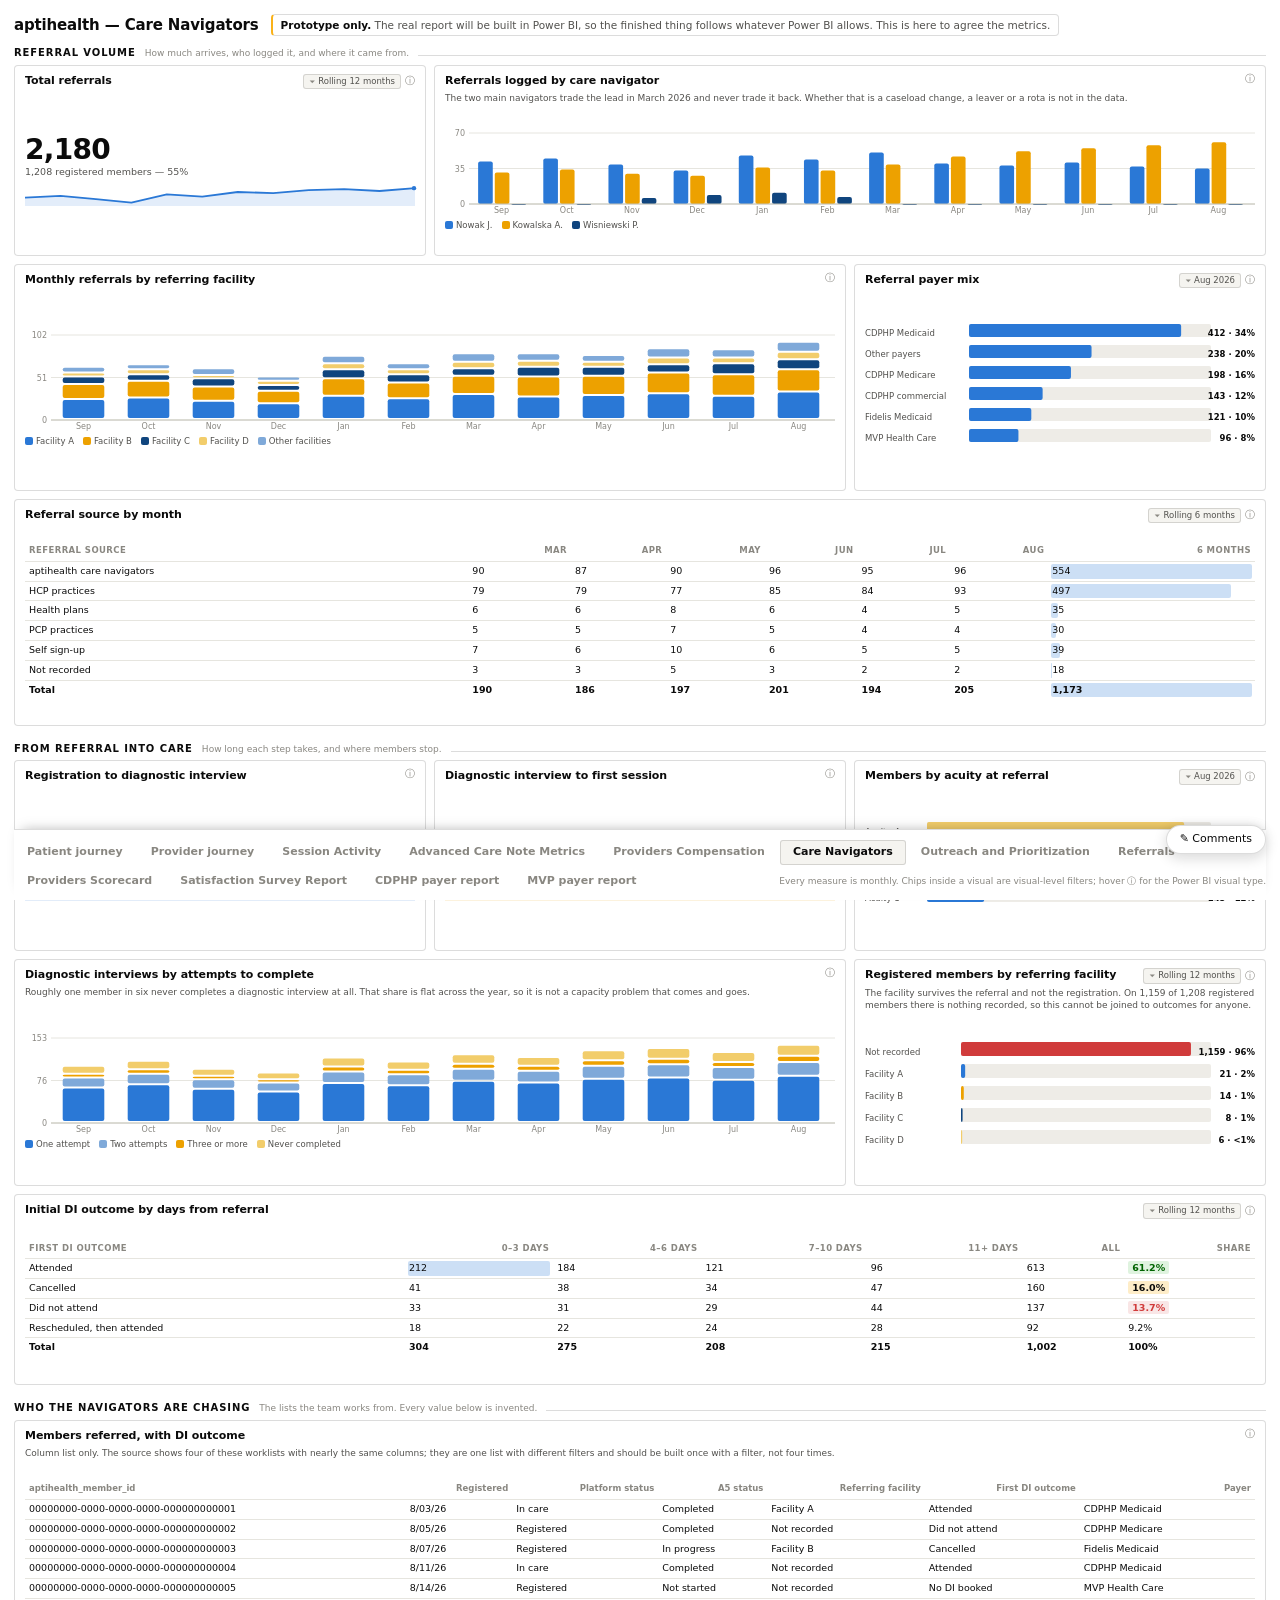
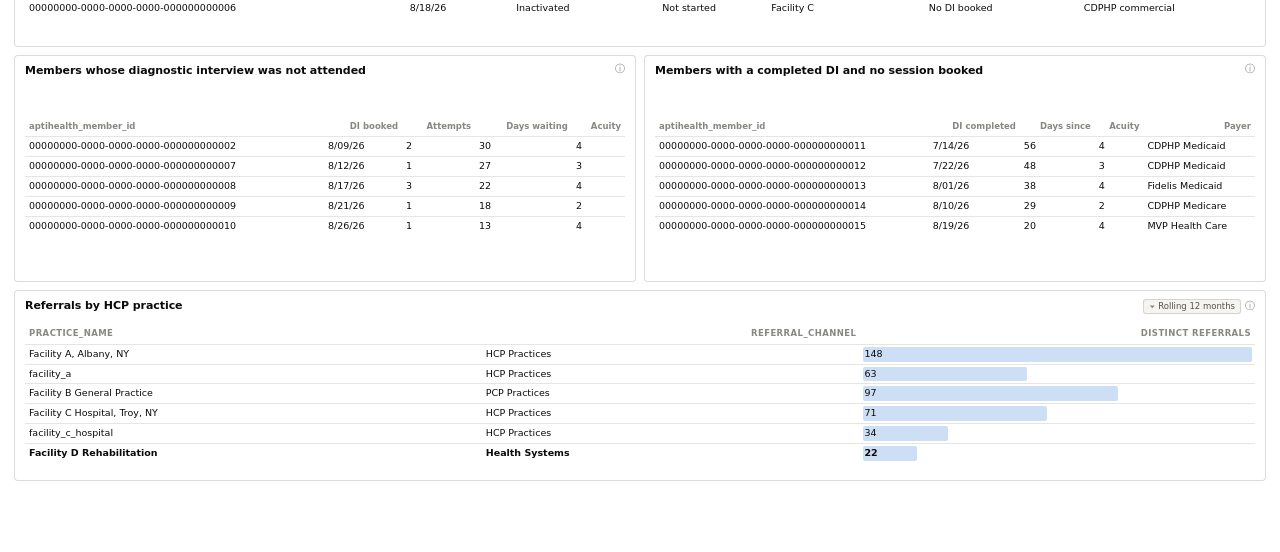
<file: reports/internal/care-navigators.html>
<!doctype html>
<html lang="en">
<head>
<meta charset="utf-8">
<meta name="viewport" content="width=device-width, initial-scale=1">
<title>aptihealth &mdash; Care Navigators</title>
<!-- shared:css:start -->
<style>
  .root {
    color-scheme: light;
    --plane: #ffffff; --surface: #ffffff;
    --ink-1: #0b0b0b; --ink-2: #52514e; --ink-muted: #898781;
    --grid: #e6e5df; --baseline: #c3c2b7; --border: rgba(11, 11, 11, 0.14);
    --s1: #2a78d6; --s2: #eda100; --s3: #10457e; --s4: #f2cd6b; --s5: #7fa9d9;
    --good: #0ca30c; --warning: #fab219; --serious: #ec835a; --critical: #d03b3b;
    --success-text: #006300; --track: #eeece7; --chipbg: #f5f4f0;
  }

  body { margin: 0; background: #ffffff; }
  /* The page strip is sticky to the bottom of .root, so on a short page — MVP's
     empty pages, a narrow window — it would sit halfway up the screen. Making
     .root fill the viewport as a flex column and pushing .ptabs down with an
     auto top margin keeps the strip on the bottom edge whether the page
     scrolls or not. .root carries no bottom padding — the strip's own
     padding-bottom is the last gap, so bottom: 0 lands flush against the
     window instead of 8px short of it. */
  .root {
    font-family: system-ui, -apple-system, "Segoe UI", sans-serif;
    background: var(--plane); color: var(--ink-1);
    padding: 14px 14px 0; line-height: 1.35;
    box-sizing: border-box; min-height: 100vh;
    display: flex; flex-direction: column;
  }

  .rpthead { display: flex; align-items: center; gap: 12px; flex-wrap: wrap; margin-bottom: 10px; }
  .rpthead h1 { font-size: 15px; margin: 0; letter-spacing: -0.01em; }
  .rpthead .mock {
    font-size: 10.5px; color: var(--ink-2); border: 1px solid var(--border);
    border-left: 2px solid var(--warning); border-radius: 4px; padding: 3px 8px;
  }
  .rpthead .mock b { color: var(--ink-1); }
  .slicers { margin-left: auto; display: flex; gap: 5px; flex-wrap: wrap; align-items: center; }
  .slicers .lbl { font-size: 9px; color: var(--ink-muted); text-transform: uppercase; letter-spacing: 0.07em; font-weight: 650; }
  .sl {
    font-size: 10.5px; color: var(--ink-2); background: var(--chipbg);
    border: 1px solid var(--border); border-radius: 3px; padding: 3px 8px; white-space: nowrap;
  }
  .sl::after { content: " ▾"; color: var(--ink-muted); font-size: 8px; }
  .sl { cursor: pointer; user-select: none; }
  .sl:hover, .sl[data-open] { border-color: var(--ink-muted); color: var(--ink-1); }

  .page { display: none; grid-template-columns: repeat(12, minmax(0, 1fr)); gap: 8px; position: relative; }
  .page.on { display: grid; }

  .v {
    background: var(--surface); border: 1px solid var(--border); border-radius: 4px;
    padding: 8px 10px 9px; overflow: hidden; display: flex; flex-direction: column;
    position: relative;   /* review pins are placed inside the tile they belong to */
  }
  .vh { display: flex; align-items: flex-start; gap: 8px; flex-wrap: wrap; row-gap: 3px; }
  .ask {
    font-size: 7.5px; font-weight: 700; letter-spacing: 0.07em; text-transform: uppercase;
    color: #143a63; background: #e8eef6; border: 1px solid #c5d5e8;
    border-radius: 3px; padding: 1px 5px; white-space: nowrap; flex-shrink: 0; align-self: center;
  }
  /* Company OKR metric. Deliberately a different marker from .ask: "CDPHP asked" means the
     payer requested it and it must reach the payer report, which sync.py enforces. "OKR" means
     the business is measured on it, and carries no such obligation. */
  .okr {
    font-size: 7.5px; font-weight: 700; letter-spacing: 0.07em; text-transform: uppercase;
    color: #6b4a00; background: #fdf3dc; border: 1px solid #f0dfae;
    border-radius: 3px; padding: 1px 5px; white-space: nowrap; flex-shrink: 0; align-self: center;
  }
  .appx { font-size: 9.5px; color: var(--ink-1); margin: 2px 0 0; padding-left: 15px; }
  .appx li { padding: 2px 0; border-bottom: 1px solid var(--grid); }
  .appx li:last-child { border-bottom: 0; }
  .vh h4 { font-size: 11px; font-weight: 650; margin: 0; letter-spacing: -0.005em; flex: 1; }
  .vf { display: flex; align-items: center; gap: 4px; flex-shrink: 0; }
  .wf {
    font-size: 8.5px; color: var(--ink-2); background: var(--chipbg);
    border: 1px solid var(--border); border-radius: 3px; padding: 1px 5px; white-space: nowrap;
  }
  .wf::before { content: "⏷ "; color: var(--ink-muted); font-size: 7px; }
  .wf { cursor: pointer; user-select: none; }
  .wf:hover, .wf[data-open] { border-color: var(--ink-muted); color: var(--ink-1); }

  .dd {
    position: fixed; z-index: 70; display: none; min-width: 132px; max-width: 240px;
    max-height: 232px; overflow-y: auto; background: #ffffff; color: #0b0b0b;
    border: 1px solid rgba(11, 11, 11, 0.18); border-radius: 4px; padding: 3px;
    box-shadow: 0 6px 18px rgba(11, 11, 11, 0.14);
  }
  .dd.on { display: block; }
  .dd .ddh {
    font-size: 8px; color: #898781; text-transform: uppercase; letter-spacing: 0.07em;
    font-weight: 650; padding: 3px 6px 4px;
  }
  .dd button {
    appearance: none; border: 0; background: none; cursor: pointer; font: inherit; width: 100%;
    display: flex; align-items: center; gap: 6px; text-align: left;
    font-size: 10.5px; color: #0b0b0b; padding: 4px 6px; border-radius: 3px; white-space: nowrap;
  }
  .dd button:hover { background: #f5f4f0; }
  .dd button .tick { width: 9px; flex-shrink: 0; color: #2a78d6; font-size: 9px; }
  .dd button[aria-checked="true"] { font-weight: 650; }
  .i {
    appearance: none; border: 0; background: none; padding: 0; cursor: help;
    font: inherit; font-size: 10px; color: var(--ink-muted); line-height: 1;
  }
  .i:hover { color: var(--s1); }
  .info { font-size: 9px; color: var(--ink-2); margin: 3px 0 0; }
  .body { flex: 1; min-height: 0; display: flex; flex-direction: column; justify-content: center; padding-top: 6px; }

  .kpi .big { font-size: 28px; font-weight: 600; letter-spacing: -0.025em; line-height: 1.05; }
  .kpi .big small { font-size: 12px; font-weight: 500; color: var(--ink-2); letter-spacing: 0; }
  .kpi .sub { font-size: 9.5px; color: var(--ink-2); margin-top: 2px; }
  .kpi .sub .up { color: var(--success-text); font-weight: 650; }
  .kpi .sub .down { color: var(--critical); font-weight: 650; }
  .kpi .spark { margin-top: 5px; }

  .sm2 .big { font-size: 16px; font-weight: 600; letter-spacing: -0.02em; }
  .sm2 .row { display: flex; align-items: flex-end; justify-content: space-between; gap: 6px; }

  .ch { width: 100%; }
  .ch svg { display: block; width: 100%; height: auto; overflow: visible; }
  .lg { display: flex; gap: 9px; flex-wrap: wrap; font-size: 8.5px; color: var(--ink-2); margin-top: 4px; }
  .lg i { width: 8px; height: 8px; border-radius: 2px; display: inline-block; margin-right: 3px; vertical-align: -1px; }

  table.mx { width: 100%; border-collapse: collapse; font-size: 9.5px; font-variant-numeric: tabular-nums; }
  table.mx th {
    text-align: right; font-weight: 600; color: var(--ink-muted); font-size: 8.5px;
    text-transform: uppercase; letter-spacing: 0.05em; padding: 0 4px 4px; border-bottom: 1px solid var(--grid);
  }
  table.mx th:first-child, table.mx td:first-child { text-align: left; }
  table.mx td { padding: 3px 4px; border-bottom: 1px solid var(--grid); color: var(--ink-1); }
  table.mx tr:last-child td { border-bottom: 0; font-weight: 650; }
  /* A verbatim extract has no total row to bold, and its headers are column names. */
  table.mx.raw tr:last-child td { font-weight: 400; }
  table.mx.raw th { text-transform: none; letter-spacing: 0; }
  table.mx td.b { position: relative; }
  table.mx td.b .bar { position: absolute; inset: 2px auto 2px 3px; background: var(--s1); opacity: 0.24; border-radius: 2px; }
  table.mx td.b span { position: relative; }
  .cf { border-radius: 2px; padding: 1px 4px; font-weight: 650; }
  .cf.g { color: var(--success-text); background: color-mix(in srgb, var(--good) 13%, white); }
  .cf.w { color: var(--ink-1); background: color-mix(in srgb, var(--warning) 24%, white); }
  .cf.c { color: var(--critical); background: color-mix(in srgb, var(--critical) 13%, white); }

  .flags { display: flex; flex-direction: column; }
  .flags .f { display: grid; grid-template-columns: 11px 1fr auto auto; gap: 6px; align-items: center; font-size: 10px; padding: 4px 0; border-bottom: 1px solid var(--grid); }
  .flags .f:last-child { border-bottom: 0; }
  .flags .f .n { font-weight: 650; font-variant-numeric: tabular-nums; font-size: 11.5px; }
  .flags .f .mo { font-size: 8.5px; color: var(--ink-2); font-variant-numeric: tabular-nums; min-width: 40px; text-align: right; }
  .flags .f .t { color: var(--ink-2); }
  .flags .f .t b { color: var(--ink-1); font-weight: 600; }
  .flags .ico { font-size: 9px; text-align: center; }
  .g-good .ico { color: var(--good); } .g-warning .ico { color: var(--warning); }
  .g-serious .ico { color: var(--serious); } .g-critical .ico { color: var(--critical); }

  /* Section bands. The provider report reads top-down — providers, then efficiency, then
     supervision — and an invisible HTML comment does not tell a reader that. */
  .band { grid-column: 1 / -1; display: flex; align-items: baseline; gap: 9px; margin: 8px 0 -3px; }
  .band .t { font-size: 10px; font-weight: 700; text-transform: uppercase; letter-spacing: 0.09em; color: var(--ink-1); flex-shrink: 0; }
  .band .d { font-size: 9px; color: var(--ink-muted); }
  .band .r { flex: 1; border-top: 1px solid var(--border); min-width: 12px; }
  .page.on > .band:first-child { margin-top: 0; }

  /* Role groups — a headcount roll-up with no chart in it. The question is which licence
     sits under which role, and a bar cannot say that. Four columns, one per role. */
  .roles { display: grid; grid-template-columns: repeat(auto-fit, minmax(120px, 1fr)); gap: 8px; }
  .roles .rg { border-left: 2px solid var(--s1); padding-left: 7px; }
  .roles .rg.pr { border-left-color: var(--s2); }
  .roles .rg.ot { border-left-color: var(--s3); }
  .roles .rgh { display: flex; align-items: baseline; justify-content: space-between; gap: 6px; padding-bottom: 3px; border-bottom: 1px solid var(--grid); }
  .roles .rgh b { font-size: 10px; font-weight: 650; color: var(--ink-1); }
  .roles .rgh .n { font-size: 15px; font-weight: 600; letter-spacing: -0.02em; font-variant-numeric: tabular-nums; }
  .roles .rgs { font-size: 8.5px; color: var(--ink-muted); margin: 2px 0 3px; }
  .roles .rl { list-style: none; margin: 0; padding: 0; }
  .roles .rl li { display: flex; justify-content: space-between; gap: 6px; font-size: 9.5px; color: var(--ink-2); padding: 2px 0; border-bottom: 1px solid var(--grid); }
  .roles .rl li:last-child { border-bottom: 0; }
  .roles .rl li span { color: var(--ink-1); font-weight: 650; font-variant-numeric: tabular-nums; }
  .roles .rl li.none { color: var(--ink-muted); font-style: italic; }

  .gapnote { font-size: 8.5px; color: var(--critical); font-weight: 600; margin-top: 4px; }

  /* The report switcher stays on screen — these pages are long and it is the only
     way between reports. */
  .ptabs {
    display: flex; flex-wrap: wrap; gap: 2px; row-gap: 4px;
    margin-top: auto; padding-top: 10px; border-top: 1px solid var(--border);
    align-items: center;
    position: sticky; bottom: 0; z-index: 60;
    background: var(--plane); padding-bottom: 7px;
    box-shadow: 0 -6px 12px -8px rgba(11, 11, 11, 0.35);
  }
  .ptabs button {
    appearance: none; border: 1px solid transparent; background: none; cursor: pointer; font: inherit;
    font-size: 11px; font-weight: 550; color: var(--ink-muted); padding: 4px 12px; border-radius: 3px;
  }
  .ptabs button[aria-pressed="true"] { color: var(--ink-1); background: var(--chipbg); border-color: var(--border); }
  .ptabs button:hover { color: var(--ink-1); }
  .ptabs .hint { margin-left: auto; font-size: 9px; color: var(--ink-muted); }
  /* Separates the cross-report links from the page tabs of the report you are in.
     One report with several pages is what Power BI actually builds, so the strip
     has to show both without reading as one flat list of eight things. */
  .ptabs .sep { align-self: stretch; width: 1px; background: var(--border); margin: 2px 8px; }

  .tt {
    position: fixed; pointer-events: none; opacity: 0; transition: opacity .08s;
    background: #143a63; color: #ffffff; font-size: 10.5px;
    border: 1px solid #0d2743; box-shadow: 0 4px 14px rgba(11, 11, 11, 0.28);
    padding: 5px 8px; border-radius: 4px; z-index: 80; max-width: 250px; white-space: normal; line-height: 1.4;
  }

  .c2 { grid-column: span 2 } .c3 { grid-column: span 3 } .c4 { grid-column: span 4 }
  .c5 { grid-column: span 5 } .c6 { grid-column: span 6 } .c7 { grid-column: span 7 }
  .c8 { grid-column: span 8 } .c12 { grid-column: span 12 }
  .h1r { min-height: 96px } .h2r { min-height: 172px } .h3r { min-height: 208px }
  @media (max-width: 1000px) {
    .page.on { grid-template-columns: repeat(6, minmax(0, 1fr)); }
    .c7, .c8, .c12 { grid-column: span 6 } .c5 { grid-column: span 4 }
  }
  @media (max-width: 620px) {
    .page.on { grid-template-columns: repeat(2, minmax(0, 1fr)); }
    .c3, .c4, .c5, .c6, .c7, .c8, .c12 { grid-column: span 2 }
  }

  /* report-to-report navigation in the footer tab strip */
  .ptabs a {
    text-decoration: none; border: 1px solid transparent;
    font-size: 11px; font-weight: 550; color: var(--ink-muted); padding: 4px 12px; border-radius: 3px;
  }
  .ptabs a:hover { color: var(--ink-1); }
  .ptabs a[aria-current="page"] { color: var(--ink-1); background: var(--chipbg); border-color: var(--border); }

  /* ---- Review comments -----------------------------------------------------------
     How a reader asks for a change. Comment mode turns the report into a surface you
     can pin a note to: click a visual, type, and the note stays attached to that tile
     with a numbered pin. Every note collects in the panel on the right — one list for
     the whole report, plus the open count of the other reports, so nothing is left in
     somebody's head or in a message that does not say which tile it is about.

     Deliberately quiet: the pin is a small blue bubble, the panel is the same white and
     hairline borders as everything else, and with comment mode off the report looks
     exactly as it did. Blue, not red — a comment is a request, not a judgement. */

  .cbar { position: fixed; right: 14px; bottom: 46px; z-index: 76; display: flex; gap: 6px; }
  .cbar .ctog {
    appearance: none; font: inherit; font-size: 11px; cursor: pointer;
    display: flex; align-items: center; gap: 6px;
    background: #ffffff; color: var(--ink-1); border: 1px solid var(--border);
    border-radius: 18px; padding: 6px 13px; box-shadow: 0 4px 14px rgba(11, 11, 11, 0.16);
  }
  .cbar .ctog:hover { border-color: var(--ink-muted); }
  /* Out from behind the panel while it is open, so the button that closes comment mode
     is never hidden under the thing it opened. */
  .root.cpo .cbar { right: 352px; }
  .cbar .ctog[aria-pressed="true"] { background: var(--s1); border-color: var(--s1); color: #ffffff; }
  .cbar .ctog .cn {
    font-size: 9.5px; font-weight: 700; font-variant-numeric: tabular-nums;
    background: var(--s1); color: #ffffff; border-radius: 9px; padding: 0 5px; min-width: 15px; text-align: center;
  }
  .cbar .ctog[aria-pressed="true"] .cn { background: #ffffff; color: var(--s1); }

  /* Comment mode. The whole report becomes clickable, so the cursor has to say so and
     the tile under the pointer has to show which target the click will attach to. */
  .root.cmt .page { cursor: crosshair; }
  .root.cmt .v:hover { box-shadow: inset 0 0 0 1.5px var(--s1); }
  .root.cpo { padding-right: 340px; }   /* the panel moves the report over rather than covering it */

  .cpin {
    position: absolute; z-index: 40; min-width: 17px; height: 17px; padding: 0 4px;
    display: none; align-items: center; justify-content: center;
    font-size: 9.5px; font-weight: 700; font-variant-numeric: tabular-nums;
    color: #ffffff; background: var(--s1); border: 1.5px solid #ffffff;
    border-radius: 9px 9px 9px 2px; box-shadow: 0 2px 6px rgba(11, 11, 11, 0.3);
    cursor: pointer; transform: translate(-2px, -2px);
  }
  .root.cmt .cpin, .root.cpo .cpin, .root.cpins .cpin { display: flex; }
  .cpin.res { background: var(--ink-muted); }
  .cpin.sel { outline: 2px solid var(--s1); outline-offset: 2px; }
  .v.cflash { box-shadow: inset 0 0 0 2px var(--s1); }

  /* The composer, and the same popover reused to read a thread. */
  .cpop {
    position: fixed; z-index: 79; display: none; width: 274px; background: #ffffff;
    border: 1px solid rgba(11, 11, 11, 0.18); border-radius: 5px; padding: 9px;
    box-shadow: 0 8px 22px rgba(11, 11, 11, 0.18);
  }
  .cpop.on { display: block; }
  .cpop .tgt {
    font-size: 8.5px; color: var(--ink-muted); margin-bottom: 5px;
    overflow: hidden; text-overflow: ellipsis; white-space: nowrap;
  }
  .cpop .tgt b { color: var(--ink-2); font-weight: 650; }
  .cpop textarea, .cpop input {
    width: 100%; box-sizing: border-box; font: inherit; font-size: 10.5px; color: var(--ink-1);
    background: #ffffff; border: 1px solid var(--border); border-radius: 3px; padding: 5px 6px;
  }
  .cpop textarea { min-height: 62px; resize: vertical; line-height: 1.4; }
  .cpop input { margin-bottom: 5px; }
  .cpop .act { display: flex; align-items: center; gap: 6px; margin-top: 6px; }
  .cpop .hint { font-size: 8.5px; color: var(--ink-muted); margin-right: auto; }

  .cb {
    appearance: none; font: inherit; font-size: 10px; cursor: pointer;
    border: 1px solid var(--border); background: var(--chipbg); color: var(--ink-1);
    border-radius: 3px; padding: 3px 9px;
  }
  .cb:hover { border-color: var(--ink-muted); }
  .cb.p { background: var(--s1); border-color: var(--s1); color: #ffffff; }
  .cb.q { border-color: transparent; background: none; color: var(--ink-muted); padding: 3px 4px; }
  .cb.q:hover { color: var(--ink-1); }
  .cb[disabled] { opacity: 0.45; cursor: default; }

  .cpan {
    position: fixed; top: 0; right: 0; bottom: 0; width: 326px; z-index: 77; display: none;
    background: #ffffff; border-left: 1px solid var(--border);
    box-shadow: -10px 0 26px rgba(11, 11, 11, 0.1);
    padding: 11px 12px 16px; overflow-y: auto;
  }
  .cpan.on { display: block; }
  .cpan .ph { display: flex; align-items: center; gap: 8px; }
  .cpan .ph h3 { font-size: 10px; font-weight: 700; text-transform: uppercase; letter-spacing: 0.09em; margin: 0; }
  .cpan .ph .n { font-size: 9.5px; color: var(--ink-muted); font-variant-numeric: tabular-nums; }
  .cpan .ph .cb.q { margin-left: auto; font-size: 13px; line-height: 1; }
  .cpan .sub { font-size: 9px; color: var(--ink-muted); margin: 2px 0 8px; }
  .cpan .opt { display: flex; align-items: center; gap: 5px; font-size: 9px; color: var(--ink-2); margin: 7px 0 3px; }
  .cpan .opt input { margin: 0; }

  .cit { border-top: 1px solid var(--grid); padding: 8px 0 9px; cursor: pointer; }
  .cit:hover { background: #fbfbf9; }
  .cit .hd { display: flex; align-items: center; gap: 6px; }
  .cit .av {
    width: 16px; height: 16px; border-radius: 50%; background: var(--s1); color: #ffffff;
    font-size: 8.5px; font-weight: 700; display: flex; align-items: center; justify-content: center; flex-shrink: 0;
  }
  .cit .num { font-size: 9px; color: var(--ink-muted); font-variant-numeric: tabular-nums; min-width: 12px; }
  .cit .who { font-size: 10px; font-weight: 650; color: var(--ink-1); }
  .cit .at { font-size: 8.5px; color: var(--ink-muted); margin-left: auto; }
  .cit .txt { font-size: 10.5px; color: var(--ink-1); white-space: pre-wrap; margin: 4px 0 0; line-height: 1.4; }
  .cit .tgt { font-size: 8.5px; color: var(--ink-muted); margin-top: 4px; }
  .cit .tgt b { color: var(--ink-2); font-weight: 650; }
  .cit .off { color: var(--s1); }
  .cit .rep { font-size: 10px; color: var(--ink-2); border-left: 2px solid var(--grid); padding: 3px 0 3px 7px; margin-top: 5px; white-space: pre-wrap; }
  .cit .rep b { color: var(--ink-1); font-weight: 650; }
  .cit .act { display: flex; gap: 4px; margin-top: 6px; }
  .cit.done .txt, .cit.done .who { color: var(--ink-muted); }
  .cpan .none { font-size: 10px; color: var(--ink-muted); padding: 10px 0; line-height: 1.5; }

  .cpan .sect {
    font-size: 9px; font-weight: 700; text-transform: uppercase; letter-spacing: 0.08em;
    color: var(--ink-muted); margin: 14px 0 2px;
  }
  .cpan .doc {
    display: flex; align-items: baseline; gap: 8px; font-size: 10px; color: var(--ink-2);
    text-decoration: none; padding: 4px 0; border-top: 1px solid var(--grid);
  }
  .cpan .doc:hover { color: var(--ink-1); }
  .cpan .doc .n { margin-left: auto; font-size: 9px; color: var(--ink-muted); font-variant-numeric: tabular-nums; }
  .cpan .foot { margin-top: 14px; border-top: 1px solid var(--border); padding-top: 8px; }
  .cpan .foot .who { display: flex; align-items: center; gap: 5px; }
  .cpan .foot input {
    flex: 1; font: inherit; font-size: 10px; color: var(--ink-1); background: #ffffff;
    border: 1px solid var(--border); border-radius: 3px; padding: 3px 6px;
  }
  .cpan .foot .note { font-size: 8.5px; color: var(--ink-muted); margin-top: 6px; line-height: 1.45; }
  .cpan .foot .exp { display: flex; gap: 4px; margin-top: 7px; flex-wrap: wrap; }
  .cpan .foot .exp a { text-decoration: none; }

  @media (max-width: 760px) {
    .cpan { width: 100%; }
    .root.cpo { padding-right: 14px; }
  }
</style>
<!-- shared:css:end -->
</head>
<body>

<div class="root">
  <div class="rpthead">
    <h1>aptihealth &mdash; Care Navigators</h1>
    <span class="mock"><b>Prototype only.</b> The real report will be built in Power BI, so the finished thing follows whatever Power BI allows. This is here to agree the metrics.</span>
  </div>

  <div class="page on" id="pg-care-navigators">

    <div class="band"><span class="t">Referral volume</span><span class="d">How much arrives, who logged it, and where it came from.</span><span class="r"></span></div>

    <div class="v kpi c4 h2r">
      <div class="vh"><h4>Total referrals</h4>
        <div class="vf"><span class="wf">Rolling 12 months</span><button class="i" data-tip="Power BI: card. Every referral created over the window, all payers and all sources, with the members who went on to complete registration underneath. The gap is the conversion the volume charts cannot show: a little over half of referrals become a registered member. The CDPHP report counts the same measure filtered to that payer, and is the larger part of this number.">&#9432;</button></div>
      </div>
      <div class="body">
        <div class="big">2,180</div>
        <div class="sub">1,208 registered members &mdash; 55%</div>
        <div class="spark ch" id="cn-tot"></div>
      </div>
    </div>

    <div class="v c8 h2r">
      <div class="vh"><h4>Referrals logged by care navigator</h4>
        <div class="vf"><button class="i" data-tip="Power BI: clustered column chart, three series, all referral counts, so one axis. Monthly, though the source dashboard offers daily, weekly and monthly on a toggle &mdash; daily is noise at this volume and weekly puts fifty-one labels on an axis that fits twelve. Two navigators carry almost all of it and swap places in March; the third appears only in a scattered stretch over the winter.">&#9432;</button></div>
      </div>
      <p class="info">The two main navigators trade the lead in March 2026 and never trade it back. Whether that is a caseload change, a leaver or a rota is not in the data.</p>
      <div class="body"><div class="ch" id="cn-by"></div>
        <div class="lg">
          <span><i style="background:var(--s1)"></i>Nowak J.</span>
          <span><i style="background:var(--s2)"></i>Kowalska A.</span>
          <span><i style="background:var(--s3)"></i>Wisniewski P.</span>
        </div>
      </div>
    </div>

    <div class="v c8 h3r">
      <div class="vh"><h4>Monthly referrals by referring facility</h4>
        <div class="vf"><button class="i" data-tip="Power BI: stacked column chart. Every series is a referral count, so one axis and the maximum comes from the stacked total. Four facilities plus Other: the source carries thirteen series, which no palette can separate and which the five-colour rule in this repo forbids. Only referrals that carry a facility are in here, which is a minority of the total &mdash; read it as a mix, not a volume.">&#9432;</button></div>
      </div>
      <div class="body"><div class="ch" id="cn-fac"></div>
        <div class="lg">
          <span><i style="background:var(--s1)"></i>Facility A</span><span><i style="background:var(--s2)"></i>Facility B</span>
          <span><i style="background:var(--s3)"></i>Facility C</span><span><i style="background:var(--s4)"></i>Facility D</span>
          <span><i style="background:var(--s5)"></i>Other facilities</span>
        </div>
      </div>
    </div>

    <div class="v c4 h3r">
      <div class="vh"><h4>Referral payer mix</h4>
        <div class="vf"><span class="wf">Aug 2026</span><button class="i" data-tip="Power BI: clustered bar chart, not the doughnut the source uses. Eight payer slices in a circle cannot be compared by eye; bars sorted by size can. Members registered in the month, grouped by the payer recorded at referral. One colour, because a payer is a category and none of them is good or bad.">&#9432;</button></div>
      </div>
      <div class="body"><div class="ch" id="cn-pay"></div>
      </div>
    </div>

    <div class="v c12 h3r">
      <div class="vh"><h4>Referral source by month</h4>
        <div class="vf"><span class="wf">Rolling 6 months</span><button class="i" data-tip="Power BI: matrix, referral counts by source and month, with a row total. Every column adds up to that month&rsquo;s referrals in the tile above, which is the point of having it: it is the one place the volume chart, the navigator chart and the facility chart are reconciled against each other.">&#9432;</button></div>
      </div>
      <div class="body" id="cn-src"></div>
    </div>

    <div class="band"><span class="t">From referral into care</span><span class="d">How long each step takes, and where members stop.</span><span class="r"></span></div>

    <div class="v kpi c4 h2r">
      <div class="vh"><h4>Registration to diagnostic interview</h4>
        <div class="vf"><button class="i" data-tip="Power BI: card + line. Mean days from registration complete to a completed diagnostic interview, previous month, all payers. This is the step intake capacity controls. The same measure filtered to CDPHP is on the CDPHP report; the two should not drift apart, and if they do it is the payer cut that has moved, not the definition.">&#9432;</button></div>
      </div>
      <div class="body">
        <div class="big">8.8<small> days</small></div>
        <div class="sub">median 7 &mdash; previous month</div>
        <div class="spark ch" id="cn-regdi"></div>
      </div>
    </div>

    <div class="v kpi c4 h2r">
      <div class="vh"><h4>Diagnostic interview to first session</h4>
        <div class="vf"><button class="i" data-tip="Power BI: card + line. Mean days from a completed diagnostic interview to the first therapy session, previous month. It is four times the registration-to-DI wait, so this &mdash; not intake &mdash; is the longest step on the path to care, and it is the one a care navigator has least control over.">&#9432;</button></div>
      </div>
      <div class="body">
        <div class="big">36.5<small> days</small></div>
        <div class="sub">median 24 &mdash; previous month</div>
        <div class="spark ch" id="cn-difs"></div>
      </div>
    </div>

    <div class="v c4 h2r">
      <div class="vh"><h4>Members by acuity at referral</h4>
        <div class="vf"><span class="wf">Aug 2026</span><button class="i" data-tip="Power BI: clustered bar chart, not the doughnut the source uses. Four ordinal acuity levels compared by size is what bars are for; a doughnut makes the reader judge angles and loses the ordering. Counts and shares are both on the bars so nothing is lost in the swap. Acuity as recorded at referral, which is not the same field as the baseline acuity on the outcomes reports.">&#9432;</button></div>
      </div>
      <div class="body"><div class="ch" id="cn-acu"></div></div>
    </div>

    <div class="v c8 h3r">
      <div class="vh"><h4>Diagnostic interviews by attempts to complete</h4>
        <div class="vf"><button class="i" data-tip="Power BI: stacked column chart, four series, all member counts, so one axis. Members grouped by the registration month, split by how many diagnostic interviews it took before one was actually attended. The never-completed series is the referral that reached us and then went nowhere &mdash; the single biggest thing this team can act on.">&#9432;</button></div>
      </div>
      <p class="info">Roughly one member in six never completes a diagnostic interview at all. That share is flat across the year, so it is not a capacity problem that comes and goes.</p>
      <div class="body"><div class="ch" id="cn-att"></div>
        <div class="lg">
          <span><i style="background:var(--s1)"></i>One attempt</span><span><i style="background:var(--s5)"></i>Two attempts</span>
          <span><i style="background:var(--s2)"></i>Three or more</span><span><i style="background:var(--s4)"></i>Never completed</span>
        </div>
      </div>
    </div>

    <div class="v c4 h3r">
      <div class="vh"><h4>Registered members by referring facility</h4>
        <div class="vf"><span class="wf">Rolling 12 months</span><button class="i" data-tip="Power BI: clustered bar chart, not the doughnut the source uses &mdash; with one category at 96% a doughnut is a circle with three slivers, and bars at least let the slivers be read. Members who completed registration, grouped by the facility that referred them. The same measure is on the CDPHP report and finds the same hole.">&#9432;</button></div>
      </div>
      <p class="info">The facility survives the referral and not the registration. On 1,159 of 1,208 registered members there is nothing recorded, so this cannot be joined to outcomes for anyone.</p>
      <div class="body"><div class="ch" id="cn-reg"></div>
      </div>
    </div>

    <div class="v c12 h2r">
      <div class="vh"><h4>Initial DI outcome by days from referral</h4>
        <div class="vf"><span class="wf">Rolling 12 months</span><button class="i" data-tip="Power BI: matrix, counts by outcome and by the gap between the referral and the first diagnostic interview booked for it. Read across a row, not down a column: the question is whether booking a member further out makes them likelier to miss, and it does &mdash; attendance falls from roughly 70% inside three days to under 45% past eleven.">&#9432;</button></div>
      </div>
      <div class="body" id="cn-out"></div>
    </div>

    <div class="band"><span class="t">Who the navigators are chasing</span><span class="d">The lists the team works from. Every value below is invented.</span><span class="r"></span></div>

    <div class="v c12 h3r">
      <div class="vh"><h4>Members referred, with DI outcome</h4>
        <div class="vf"><button class="i" data-tip="Power BI: table, not a matrix &mdash; this is a worklist rather than a summary, and it exists so a navigator can act on a named member. The source carries the member&rsquo;s email, mobile number and date of birth in the same grid, which is what makes it protected health information rather than a report.">&#9432;</button></div>
      </div>
      <p class="info">Column list only. The source shows four of these worklists with nearly the same columns; they are one list with different filters and should be built once with a filter, not four times.</p>
      <div class="body" id="cn-list"></div>
    </div>

    <div class="v c6 h3r">
      <div class="vh"><h4>Members whose diagnostic interview was not attended</h4>
        <div class="vf"><button class="i" data-tip="Power BI: table. The subset of the list above where a diagnostic interview was booked and the member did not attend it, oldest first. This is the queue the outreach work is actually drawn from.">&#9432;</button></div>
      </div>
      <div class="body" id="cn-noshow"></div>
    </div>

    <div class="v c6 h3r">
      <div class="vh"><h4>Members with a completed DI and no session booked</h4>
        <div class="vf"><button class="i" data-tip="Power BI: table. Members who cleared the assessment and then stopped, sorted by how long they have been waiting. They are the most expensive members to lose: the intake work is already spent on them.">&#9432;</button></div>
      </div>
      <div class="body" id="cn-nosess"></div>
    </div>

    <div class="v c12 h2r">
      <div class="vh"><h4>Referrals by HCP practice</h4>
        <div class="vf"><span class="wf">Rolling 12 months</span><button class="i" data-tip="Power BI: matrix, distinct referral ids by practice. It is here as evidence rather than as a measure: the duplicate rows are real, and they are why every facility figure on this page is understated.">&#9432;</button></div>
      </div>
      <div class="body" id="cn-prac"></div>
    </div>

  </div>

  <div class="ptabs" role="group" aria-label="Reports">
    <a href="../internal/patient-journey.html">Patient journey</a>
    <a href="../internal/provider-journey.html">Provider journey</a>
    <a href="../internal/session-activity.html">Session Activity</a>
    <a href="../internal/advanced-care-note-metrics.html">Advanced Care Note Metrics</a>
    <a href="../internal/providers-compensation.html">Providers Compensation</a>
    <a href="../internal/care-navigators.html" aria-current="page">Care Navigators</a>
    <a href="../internal/outreach-and-prioritization.html">Outreach and Prioritization</a>
    <a href="../internal/referrals.html">Referrals</a>
    <a href="../internal/providers-scorecard.html">Providers Scorecard</a>
    <a href="../internal/satisfaction-survey-report.html">Satisfaction Survey Report</a>
    <a href="../external/cdphp.html">CDPHP payer report</a>
    <a href="../external/mvp.html">MVP payer report</a>
    <span class="hint">Every measure is monthly. Chips inside a visual are visual-level filters; hover &#9432; for the Power BI visual type.</span>
  </div>

  <div class="dd" id="dd" role="listbox"></div>
  <div class="tt" id="tt"></div>
</div>

<!-- shared:js:start -->
<script>
/* Shared chart builders and page behaviour for every report in this repo.
   Loaded by each report page; the report then calls APTI.render() with its own data.
   Changing a builder here changes every report — that is the point of the file. */
(function (g) {
  var MO = ["Sep","Oct","Nov","Dec","Jan","Feb","Mar","Apr","May","Jun","Jul","Aug"];
  var NS = "http://www.w3.org/2000/svg";

  function el(t, a) { var e = document.createElementNS(NS, t); for (var k in a) e.setAttribute(k, a[k]); return e; }
  function svg(w, h) { var s = el("svg", { viewBox: "0 0 " + w + " " + h }); s.style.height = h + "px"; return s; }
  function txt(s, x, y, o) {
    o = o || {};
    var t = el("text", { x: x, y: y, "font-size": o.fs || 8, fill: o.fill || "var(--ink-muted)",
      "text-anchor": o.anchor || "start", "font-weight": o.w || 400 });
    t.textContent = s; return t;
  }
  function tip(n, s) { n.setAttribute("data-tip", s); }

  function columns(id, opt) {
    var host = document.getElementById(id); if (!host) return;
    var W = Math.max(host.clientWidth || 460, 240), H = opt.h || 80;
    var pl = opt.pl == null ? 24 : opt.pl, pb = opt.pb || 12, pt = 9, s = svg(W, H);
    var max = opt.max;
    if (!max) {
      if (opt.stacked && !opt.pct) {
        max = 0;
        for (var q = 0; q < opt.labels.length; q++) {
          var tt2 = opt.series.reduce(function (a, sr) { return a + sr.values[q]; }, 0);
          if (tt2 > max) max = tt2;
        }
        max = max * 1.1;
      } else {
        max = Math.max.apply(null, [].concat.apply([], opt.series.map(function (x) { return x.values; }))) * 1.15;
      }
    }
    var n = opt.labels.length, bw = (W - pl - 4) / n;
    [0, 0.5, 1].forEach(function (f) {
      var y = pt + (H - pt - pb) * (1 - f);
      s.appendChild(el("line", { x1: pl, x2: W, y1: y, y2: y, stroke: "var(--grid)" }));
      s.appendChild(txt(opt.fmt ? opt.fmt(max * f) : Math.round(max * f), pl - 4, y + 3, { anchor: "end" }));
    });
    opt.labels.forEach(function (lb, i) {
      var x0 = pl + i * bw;
      if (opt.stacked) {
        var acc = 0, tot = opt.series.reduce(function (a, sr) { return a + sr.values[i]; }, 0);
        opt.series.forEach(function (sr) {
          var v = sr.values[i], hh = (H - pt - pb) * (v / (opt.pct ? tot : max));
          var r = el("rect", { x: x0 + bw * 0.18, y: H - pb - acc - hh, width: bw * 0.64,
            height: Math.max(hh - 2, 1), rx: 2, fill: sr.color });
          tip(r, lb + " · " + sr.name + ": " + v + (opt.unit || ""));
          s.appendChild(r); acc += hh;
        });
      } else {
        var k = opt.series.length, iw = (bw * 0.72) / k;
        opt.series.forEach(function (sr, j) {
          var v = sr.values[i], hh = (H - pt - pb) * (v / max);
          var r = el("rect", { x: x0 + bw * 0.14 + j * (iw + 1), y: H - pb - hh, width: iw - 1,
            height: Math.max(hh, 1), rx: 2, fill: sr.color });
          tip(r, lb + " · " + sr.name + ": " + v + (opt.unit || ""));
          s.appendChild(r);
        });
      }
      var lab = txt(lb, x0 + bw / 2, H - 3, { anchor: "middle", fs: opt.xfs || 8 });
      s.appendChild(lab);
    });
    if (opt.rule != null) {
      var ry = pt + (H - pt - pb) * (1 - opt.rule / max);
      s.appendChild(el("line", { x1: pl, x2: W, y1: ry, y2: ry, stroke: "var(--ink-1)", "stroke-width": 1.6, "stroke-dasharray": "4 3" }));
      s.appendChild(txt(opt.ruleLabel || ("target " + opt.rule), W, ry - 3, { anchor: "end", fs: 8, fill: "var(--ink-1)", w: 650 }));
    }
    s.appendChild(el("line", { x1: pl, x2: W, y1: H - pb, y2: H - pb, stroke: "var(--baseline)" }));
    host.appendChild(s);
  }

  function lines(id, opt) {
    var host = document.getElementById(id); if (!host) return;
    var W = Math.max(host.clientWidth || 460, 260), H = opt.h || 84, pl = 24, pb = 12, pt = 8, s = svg(W, H);
    var max = opt.max || 100, n = opt.labels.length, step = (W - pl - 40) / (n - 1);
    var U = opt.unit == null ? "%" : opt.unit;
    [0, 0.5, 1].forEach(function (f) {
      var y = pt + (H - pt - pb) * (1 - f);
      s.appendChild(el("line", { x1: pl, x2: W - 34, y1: y, y2: y, stroke: "var(--grid)" }));
      s.appendChild(txt(Math.round(max * f) + U, pl - 4, y + 3, { anchor: "end" }));
    });
    if (opt.rule != null) {
      var ry = pt + (H - pt - pb) * (1 - opt.rule / max);
      s.appendChild(el("line", { x1: pl, x2: W - 34, y1: ry, y2: ry, stroke: "var(--ink-1)", "stroke-width": 1.6, "stroke-dasharray": "4 3" }));
      s.appendChild(txt(opt.ruleLabel || "", pl + 3, ry + 9, { anchor: "start", fs: 8, fill: "var(--ink-1)", w: 650 }));
    }
    opt.series.forEach(function (sr) {
      var pts = sr.values.map(function (v, i) { return [pl + i * step, pt + (H - pt - pb) * (1 - v / max)]; });
      s.appendChild(el("path", { d: "M" + pts.map(function (p) { return p[0] + "," + p[1]; }).join("L"),
        fill: "none", stroke: sr.color, "stroke-width": 2, "stroke-linejoin": "round" }));
      pts.forEach(function (p, i) {
        var c = el("circle", { cx: p[0], cy: p[1], r: 2.8, fill: sr.color, stroke: "#fff", "stroke-width": 1.6 });
        tip(c, opt.labels[i] + " · " + sr.name + ": " + sr.values[i] + U); s.appendChild(c);
      });
      var lp = pts[pts.length - 1];
      s.appendChild(txt(sr.values[sr.values.length - 1] + U, lp[0] + 5, lp[1] + 3, { fs: 8.5, fill: "var(--ink-1)", w: 650 }));
    });
    opt.labels.forEach(function (lb, i) { s.appendChild(txt(lb, pl + i * step, H - 3, { anchor: "middle" })); });
    s.appendChild(el("line", { x1: pl, x2: W - 34, y1: H - pb, y2: H - pb, stroke: "var(--baseline)" }));
    host.appendChild(s);
  }

  function bars(id, opt) {
    var host = document.getElementById(id); if (!host) return;
    var rows = opt.rows, lw = opt.lw || 88, rh = opt.rh || 18;
    var W = Math.max(host.clientWidth || 320, 240), H = rows.length * rh + 6, s = svg(W, H);
    var max = opt.max || Math.max.apply(null, rows.map(function (r) { return Math.max(r.value, r.target || 0); })) * 1.18;
    var aw = W - lw - 44;
    if (opt.rule != null) {
      var rx = lw + aw * (opt.rule / max);
      s.appendChild(el("line", { x1: rx, x2: rx, y1: 0, y2: H - 2, stroke: "var(--ink-1)", "stroke-width": 1.6 }));
    }
    rows.forEach(function (r, i) {
      var y = i * rh + 3, bh = rh - 8;
      s.appendChild(txt(r.label, 0, y + bh - 1, { fill: "var(--ink-2)", fs: 8.5 }));
      s.appendChild(el("rect", { x: lw, y: y, width: aw, height: bh, rx: 2, fill: "var(--track)" }));
      /* A row with segments is a stacked bar: the parts share the row's total and are
         drawn end to end. Without segments the row is a single bar, as before. */
      if (r.segments) {
        var acc = 0;
        r.segments.forEach(function (sg) {
          var sw = Math.max(aw * (sg.value / max), 1);
          var sb = el("rect", { x: lw + acc, y: y, width: sw, height: bh, rx: 2, fill: sg.color });
          tip(sb, r.label + " · " + sg.name + ": " + sg.value.toLocaleString());
          s.appendChild(sb);
          if (sw > 22) {
            s.appendChild(txt(sg.value.toLocaleString(), lw + acc + sw - 4, y + bh - 2,
              { anchor: "end", fill: "#ffffff", fs: 8, w: 650 }));
          }
          acc += sw;
        });
        s.appendChild(txt(r.fmt || r.value, W, y + bh - 1, { anchor: "end", fill: "var(--ink-1)", fs: 8.5, w: 650 }));
        return;
      }
      var b = el("rect", { x: lw, y: y, width: Math.max(aw * (r.value / max), 1), height: bh, rx: 2, fill: r.color || "var(--s1)" });
      tip(b, r.label + ": " + (r.fmt || r.value)); s.appendChild(b);
      if (r.target) {
        var tx = lw + aw * (r.target / max);
        s.appendChild(el("line", { x1: tx, x2: tx, y1: y - 1, y2: y + bh + 1, stroke: "var(--ink-1)", "stroke-width": 2 }));
      }
      s.appendChild(txt(r.fmt || r.value, W, y + bh - 1, { anchor: "end", fill: "var(--ink-1)", fs: 8.5, w: 650 }));
    });
    host.appendChild(s);
  }

  /* Centred, tapering funnel: every stage is a bar centred on the same axis and
     scaled against the first stage, with the drop between stages drawn as the
     sloping shoulder. Values and stage-to-stage conversion sit in the right gutter
     so they stay aligned however narrow the bars get. */
  function funnel(id, rows) {
    var host = document.getElementById(id); if (!host) return;
    var rh = 20, bh = 15, W = Math.max(host.clientWidth || 400, 260);
    var H = rows.length * rh + 4, s = svg(W, H);
    var lw = 126, aw = W - lw - 74, cx = lw + aw / 2;
    /* A stage can be empty — a self sign-up has no referral to create — so the scale
       comes from the first stage that has a value, and the empty row draws as a rule. */
    var max = 0;
    rows.forEach(function (r) { if (r.value != null && r.value > max) max = r.value; });
    var wid = rows.map(function (r) { return r.value == null ? 0 : Math.max(aw * (r.value / max), 2); });

    rows.forEach(function (r, i) {
      var y = i * rh + 2;
      if (r.value == null) {
        s.appendChild(txt(r.label, 0, y + bh - 4, { fill: "var(--ink-muted)", fs: 8.5 }));
        s.appendChild(el("line", { x1: cx - 14, x2: cx + 14, y1: y + bh / 2, y2: y + bh / 2,
          stroke: "var(--baseline)", "stroke-width": 1.4 }));
        var em = el("rect", { x: cx - 16, y: y, width: 32, height: bh, fill: "transparent" });
        tip(em, r.label + ": " + (r.emptyTxt || "no such stage for this selection"));
        s.appendChild(em);
        s.appendChild(txt("—", W - 34, y + bh - 4, { anchor: "end", fill: "var(--ink-muted)", fs: 8.5 }));
        return;
      }
      if (i < rows.length - 1 && rows[i + 1].value != null) {
        var pts = [
          [cx - wid[i] / 2, y + bh], [cx + wid[i] / 2, y + bh],
          [cx + wid[i + 1] / 2, y + rh], [cx - wid[i + 1] / 2, y + rh]
        ];
        s.appendChild(el("polygon", {
          points: pts.map(function (q) { return q[0] + "," + q[1]; }).join(" "),
          fill: "var(--s1)", opacity: 0.22
        }));
      }
      s.appendChild(txt(r.label, 0, y + bh - 4, { fill: r.leak ? "var(--critical)" : "var(--ink-2)", fs: 8.5 }));
      var b = el("rect", { x: cx - wid[i] / 2, y: y, width: wid[i], height: bh, rx: 2, fill: "var(--s1)" });
      tip(b, r.label + ": " + r.value.toLocaleString() + (r.conv ? " · " + r.conv + " of prior stage" : "") + (r.leakTxt ? " · leak: " + r.leakTxt : ""));
      s.appendChild(b);
      s.appendChild(txt(r.value.toLocaleString(), W - 34, y + bh - 4, { anchor: "end", fill: "var(--ink-1)", fs: 8.5, w: 650 }));
      s.appendChild(txt(r.conv || "—", W, y + bh - 4, { anchor: "end", fs: 8.5 }));
    });
    host.appendChild(s);
  }

  function spark(id, vals, color, unit) {
    var host = document.getElementById(id); if (!host) return;
    var W = Math.max(host.clientWidth || 120, 80), H = 22, s = svg(W, H);
    var max = Math.max.apply(null, vals) * 1.05, min = Math.min.apply(null, vals) * 0.95;
    var step = W / (vals.length - 1);
    var pts = vals.map(function (v, i) { return [i * step, H - (H - 3) * ((v - min) / (max - min || 1)) - 1.5]; });
    var d = "M" + pts.map(function (p) { return p[0] + "," + p[1]; }).join("L");
    s.appendChild(el("path", { d: d + "L" + W + "," + H + "L0," + H + "Z", fill: color, opacity: 0.13 }));
    s.appendChild(el("path", { d: d, fill: "none", stroke: color, "stroke-width": 1.8, "stroke-linejoin": "round" }));
    var lp = pts[pts.length - 1];
    s.appendChild(el("circle", { cx: lp[0] - 1, cy: lp[1], r: 2.2, fill: color }));
    tip(s, "Monthly, Sep–Aug · latest " + vals[vals.length - 1] + (unit || ""));
    host.appendChild(s);
  }

  function smallMultiples(id, items) {
    var host = document.getElementById(id); if (!host) return;
    items.forEach(function (it, ix) {
      var wrap = document.createElement("div");
      wrap.className = "sm2";
      wrap.style.cssText = "border-bottom:1px solid var(--grid);padding:4px 0";
      var row = document.createElement("div"); row.className = "row";
      var l = document.createElement("div");
      l.innerHTML = '<div class="big">' + it.value + '</div><div style="font-size:8.5px;color:var(--ink-2)">' + it.label + '</div>';
      var ch = document.createElement("div"); ch.style.cssText = "width:54%"; ch.id = id + "-sm" + ix;
      row.appendChild(l); row.appendChild(ch); wrap.appendChild(row); host.appendChild(wrap);
      spark(ch.id, it.spark, it.color, it.unit);
    });
    if (host.lastChild) host.lastChild.style.borderBottom = "0";
  }

  /* opt.raw marks a table that is a verbatim data extract rather than a summary: its last
     row is data, not a total, and its headers are real column names that must not be
     upper-cased. Omit it and a matrix renders exactly as it always has. */
  function matrix(id, cols, rows, opt) {
    var host = document.getElementById(id); if (!host) return;
    var t = document.createElement("table"); t.className = (opt && opt.raw) ? "mx raw" : "mx";
    var hr = document.createElement("tr");
    cols.forEach(function (c) { var th = document.createElement("th"); th.textContent = c; hr.appendChild(th); });
    t.appendChild(hr);
    rows.forEach(function (r) {
      var tr = document.createElement("tr");
      r.forEach(function (c) {
        var td = document.createElement("td");
        if (c && c.bar != null) {
          td.className = "b";
          var b = document.createElement("div"); b.className = "bar"; b.style.width = "calc(" + c.bar + "% - 6px)";
          var sp = document.createElement("span"); sp.textContent = c.v;
          td.appendChild(b); td.appendChild(sp);
        } else if (c && c.cf) {
          var s2 = document.createElement("span"); s2.className = "cf " + c.cf; s2.textContent = c.v; td.appendChild(s2);
        } else if (c && c.v != null) { td.textContent = c.v; }
        else { td.textContent = c; }
        tr.appendChild(td);
      });
      t.appendChild(tr);
    });
    host.appendChild(t);
  }

  /* Visual-level filters that actually filter. A visual registers a draw function; the
     function is handed the current labels of the chips inside its own tile and redraws
     into a cleared host whenever one of them changes. Report-level slicers are not wired
     to anything — a chip only ever affects the visual it sits in, as in Power BI. */
  var REACTIVE = [];

  function reactive(id, draw) {
    var host = document.getElementById(id); if (!host) return;
    REACTIVE.push({ host: host, tile: host.closest(".v"), draw: draw });
  }

  function chipsOf(tile) {
    return Array.prototype.slice.call(tile.querySelectorAll(".wf")).map(function (c) {
      return c.textContent.trim();
    });
  }

  function drawReactive(e) {
    e.host.innerHTML = "";
    e.draw(chipsOf(e.tile), e.tile);
  }

  function redrawTile(tile) {
    REACTIVE.forEach(function (e) { if (e.tile === tile) drawReactive(e); });
  }

  /* Charts size themselves from host.clientWidth, so every page is made visible
     for the duration of the draw and then hidden again. A hidden page measures
     as zero width and the charts render at a fallback size. Do not remove this. */
  function render(draw) {
    /* Deferred by one task before anything is measured. This script runs while the document
       is still being parsed, and at that point nothing has been laid out — host.clientWidth
       reads 0 and every chart silently falls back to the 460px default. That is invisible on
       a tile three or four columns wide and glaring on a full-width one.

       setTimeout rather than requestAnimationFrame: rAF does not fire at all while the
       document is hidden, so a report opened in a background tab, printed, or captured
       headlessly would draw nothing whatsoever. A timer fires either way, and layout is
       available in a hidden document — it is only the animation callback that is suspended. */
    setTimeout(function () {
      var pages = Array.prototype.slice.call(document.querySelectorAll(".page"));
      pages.forEach(function (p) { p.classList.add("on"); });
      draw();
      REACTIVE.forEach(drawReactive);
      pages.forEach(function (p, i) { p.classList.toggle("on", i === 0); });
      wire();
    }, 0);
  }

  function wire() {
    /* Page tabs. Single-report pages use links instead of buttons, so this is an
       empty list there — harmless, and it keeps one wiring path for both shapes. */
    var btns = Array.prototype.slice.call(document.querySelectorAll(".ptabs button"));

  btns.forEach(function (b) {
    b.addEventListener("click", function () {
      btns.forEach(function (o) {
        var on = o === b;
        o.setAttribute("aria-pressed", on ? "true" : "false");
        document.getElementById(o.dataset.pg).classList.toggle("on", on);
      });
    });
  });

  /* ---- slicer / visual-filter dropdowns (mock: they open and set the label, nothing filters) ---- */
  var MONTHS = ["All months", "Aug 2026", "Jul 2026", "Jun 2026", "May 2026", "Apr 2026", "Mar 2026",
                "Feb 2026", "Jan 2026", "Dec 2025", "Nov 2025", "Oct 2025", "Sep 2025"];
  var CHANNELS = ["Channel: all", "Channel: referrers only", "Channel: self sign-up", "Channel: PCP practices", "Channel: health systems", "Channel: health plans"];
  var ACUITY = ["Acuity: all", "Acuity: severe", "Acuity: high", "Acuity: medium", "Acuity: base"];
  var SUPS = ["Supervisor: all", "K. Delaney", "M. Okonkwo", "S. Barros", "T. Whitfield"];

  var OPTIONS = {
    /* report-level slicers */
    "Payer: CDPHP": { head: "Payer", opts: ["Payer: CDPHP", "Payer: MVP", "Payer: Fidelis", "Payer: Medicaid FFS", "Payer: all"] },
    "Program: All": { head: "Program", opts: ["Program: All", "Program: Therapy only", "Program: Medication management", "Program: Combined", "Program: Higher level of care"] },
    "Rolling 12 months": { head: "Period", opts: ["Rolling 12 months", "Rolling 6 months", "Rolling 3 months", "Year to date", "Calendar 2025"] },
    /* visual-level filters */
    "Aug 2026": { head: "Month", opts: MONTHS },
    "All time": { head: "Period", opts: ["All time", "Aug 2026", "Rolling 12 months"] },
    "Channel: all": { head: "Referral channel", opts: CHANNELS },
    "Channel: referrers only": { head: "Referral channel", opts: CHANNELS },
    "Channel: self sign-up": { head: "Referral channel", opts: CHANNELS },
    "Acuity: all": { head: "Acuity", opts: ACUITY },
    "Acuity: severe": { head: "Acuity", opts: ACUITY },
    "Supervisor: all": { head: "Supervisor", opts: SUPS },
    "Role: all": { head: "Role", opts: ["Role: all", "Role: behavioral health specialists", "Role: prescribers", "Role: other"] },
    "Baseline \u22659": { head: "HEDIS baseline", opts: ["Baseline \u22659", "Baseline \u22655", "Baseline: any score"] },
    "Stage: first session": { head: "Conversion stage", opts: ["Stage: registration complete", "Stage: DI attended", "Stage: first session"] },
    "Stage: all": { head: "Journey stage", opts: ["Stage: all", "Stage: registered, never assessed", "Stage: A5 done, no DI", "Stage: DI attended, no first session", "Stage: in care, left early", "Stage: completed 90-day care"] },
    "Scored within 30 days": { head: "Scoring window", opts: ["Scored within 30 days", "Scored within 60 days", "Scored within 90 days"] },
    "Of: active members": { head: "Denominator", opts: ["Of: active members", "Of: all enrolled members", "Of: members with \u22651 session"] },
    "Milestone: DI attended": { head: "Milestone", opts: ["Milestone: DI scheduled", "Milestone: DI attended", "Milestone: first therapy session"] },
    "Top 4 + other": { head: "Reason grouping", opts: ["Top 4 + other", "Top 6 + other", "All reasons"] },
    "Top 5": { head: "Rows shown", opts: ["Top 5", "Top 10", "Top 20", "All providers"] },
    "60-day lookback": { head: "Engagement definition", opts: ["60-day lookback", "90-day lookback", "In-month only"] },
    "All note types": { head: "Note type", opts: ["All note types", "Guided session notes", "Progress notes", "Intake (DI) notes", "Discharge summaries"] },
    "Note type: all": { head: "Note type", opts: ["Note type: all", "Note type: guided session", "Note type: progress", "Note type: intake (DI)", "Note type: discharge summary"] },
    "Month end": { head: "Measured at", opts: ["Month end", "Monthly peak", "Monthly average"] }
  };

  /* Every option in a list is also a key into that list. Without this a chip can be
     switched once and then has nowhere to go back to — picking a month would strand the
     visual on that month with no way back to all of them. */
  [[MONTHS, "Month"], [CHANNELS, "Referral channel"], [ACUITY, "Acuity"], [SUPS, "Supervisor"]]
    .forEach(function (pair) {
      pair[0].forEach(function (o) {
        if (!OPTIONS[o]) OPTIONS[o] = { head: pair[1], opts: pair[0] };
      });
    });

  var dd = document.getElementById("dd"), ddFor = null;

  function closeDD() {
    dd.classList.remove("on");
    if (ddFor) { ddFor.removeAttribute("data-open"); ddFor = null; }
  }

  /* A chip's label is the key into OPTIONS, but only the default label of each list is
     a key — pick "Jul 2026" and the chip would look itself up, find nothing and fall back
     to a list of one, stranding itself with no way back. Index every value in every list
     so any label finds the list it belongs to. */
  var BY_VALUE = null;
  function listFor(label) {
    if (!BY_VALUE) {
      BY_VALUE = {};
      for (var k in OPTIONS) {
        OPTIONS[k].opts.forEach(function (v) { if (!(v in BY_VALUE)) BY_VALUE[v] = OPTIONS[k]; });
      }
    }
    return OPTIONS[label] || BY_VALUE[label] || null;
  }

  function openDD(chip) {
    var cur = chip.textContent.trim();
    /* A chip can carry its own shorter list with data-opts, for a visual that only
       models some of the values — the funnel knows referred and self sign-up, not
       one referrer type at a time. */
    var own = chip.getAttribute("data-opts");
    /* Remember which list this chip belongs to. A few values sit in two lists —
       "Aug 2026" is both a month and a period — so resolving by label alone could
       walk a chip onto the wrong list and lose its way back. Resolved once, kept. */
    var cfg = own
      ? { head: chip.getAttribute("data-head") || (listFor(cur) || {}).head || "Filter", opts: own.split("|") }
      : (chip.__optList || listFor(cur) || { head: "Filter", opts: [cur] });
    if (!own) chip.__optList = cfg;
    dd.innerHTML = "";
    var h = document.createElement("div"); h.className = "ddh"; h.textContent = cfg.head; dd.appendChild(h);
    cfg.opts.forEach(function (o) {
      var b = document.createElement("button");
      b.type = "button"; b.setAttribute("role", "option");
      b.setAttribute("aria-checked", o === cur ? "true" : "false");
      var k = document.createElement("span"); k.className = "tick"; k.textContent = o === cur ? "\u2713" : "";
      b.appendChild(k);
      b.appendChild(document.createTextNode(o));
      b.addEventListener("click", function (ev) {
        ev.stopPropagation();
        chip.textContent = o;
        closeDD();
        var tile = chip.closest(".v");
        if (tile) redrawTile(tile);   /* visuals that registered a draw follow their chips */
      });
      dd.appendChild(b);
    });
    dd.classList.add("on");
    chip.setAttribute("data-open", "");
    ddFor = chip;
    var r = chip.getBoundingClientRect();
    dd.style.left = Math.max(6, Math.min(r.left, window.innerWidth - dd.offsetWidth - 8)) + "px";
    var below = window.innerHeight - r.bottom;
    dd.style.top = (below > dd.offsetHeight + 10 ? r.bottom + 4 : Math.max(6, r.top - dd.offsetHeight - 4)) + "px";
  }

  document.addEventListener("click", function (e) {
    var chip = e.target.closest(".sl, .wf");
    if (chip) { e.stopPropagation(); if (chip === ddFor) closeDD(); else { closeDD(); openDD(chip); } return; }
    if (!e.target.closest("#dd")) closeDD();
  });
  document.addEventListener("keydown", function (e) { if (e.key === "Escape") closeDD(); });
  window.addEventListener("scroll", closeDD, true);
  window.addEventListener("resize", closeDD);

  var tt = document.getElementById("tt");
  document.addEventListener("mouseover", function (e) {
    var t = e.target.closest("[data-tip]"); if (!t) return;
    tt.textContent = t.getAttribute("data-tip"); tt.style.opacity = "1";
  });
  document.addEventListener("mousemove", function (e) {
    if (tt.style.opacity !== "1") return;
    tt.style.left = Math.min(e.clientX + 13, window.innerWidth - tt.offsetWidth - 8) + "px";
    tt.style.top = (e.clientY + 15) + "px";
  });
  document.addEventListener("mouseout", function (e) {
    if (e.target.closest("[data-tip]")) tt.style.opacity = "0";
  });

  reviewComments();
  }

  /* ---- Review comments ------------------------------------------------------------
     How somebody asks for a visual to change. Comment mode (the button bottom right, or
     Shift+C) turns the report into a surface you can pin a note to: click a visual, type
     what should change, and the note stays attached to that tile as a numbered pin. Every
     note collects in the panel on the right — one list for the whole report, the other
     reports' open counts underneath it — so a request arrives with its tile attached
     instead of as "the funnel one, second page, the blue thing".

     Storage. A comment is written to the reader's own browser. That is enough for one
     person reading a mock-up and marking it up, and it is all a file you can open from
     disk can honestly do. To make comments shared — everyone opening the report sees the
     same list, live — set CAPI below to an endpoint speaking the small REST shape in
     remoteStore() and re-run tools/sync.py --fix. Until then the panel says so plainly,
     and Copy all / File on GitHub are how a reader's notes reach anybody else. */

  var CAPI = "https://apti-report-comments.nina-sta.workers.dev";   /* the shared store; "" keeps comments in this browser */
  var CREPO = "nina-sta/aptihealth-dashboards";     /* where "File on GitHub" opens a prefilled issue */
  var CKEY = "apti.comments.v1", CWHOKEY = "apti.comments.who";

  var CMT = [], WHO = "", MODE = false, DOC = "", DOCNAME = "";
  var CROOT = null, cbar = null, ctog = null, cbadge = null, cpan = null, cpop = null;
  var STORE = null, DRAFT = null, OPEN_ID = null, MEM = null;

  function clean(s) { return (s || "").replace(/\s+/g, " ").trim(); }
  function docId(path) {
    var seg = path.split("/").filter(Boolean);
    return seg.length > 1 ? seg.slice(-2).join("/") : (seg[0] || "report");
  }
  function reportName() {
    var h = document.querySelector(".rpthead h1");
    return h ? clean(h.textContent) : clean(document.title);
  }
  function pageName(id) {
    /* Empty on a report that is one page: there is no page strip to take a name from,
       and repeating the report's own title on every comment says nothing. */
    var b = id && document.querySelector('.ptabs button[data-pg="' + id + '"]');
    return b ? clean(b.textContent) : "";
  }
  function tileKey(tile) {
    var pg = tile.closest(".page"), h = tile.querySelector(".vh h4");
    return (pg ? pg.id : "") + "|" + (h ? clean(h.textContent) : "");
  }
  function uid() { return "c" + Date.now().toString(36) + Math.random().toString(36).slice(2, 7); }
  function clamp(v) { return Math.max(3, Math.min(97, v)); }
  function when(iso) { var d = new Date(iso); return isNaN(d) ? "" : d.toLocaleDateString(); }
  function mine() { return CMT.filter(function (c) { return c.doc === DOC; }); }
  function byId(id) { for (var i = 0; i < CMT.length; i++) if (CMT[i].id === id) return CMT[i]; return null; }

  /* ---- storage. Two implementations behind list/add/patch/drop; the local one is what
     every reader gets today, the remote one is the seam for a shared endpoint. ---- */
  function readAll() {
    if (MEM) return MEM;
    try { return JSON.parse(localStorage.getItem(CKEY) || "[]") || []; }
    catch (e) { MEM = []; return MEM; }   /* a browser that refuses storage on file:// */
  }
  function writeAll(list) {
    if (MEM) { MEM = list; return; }
    try { localStorage.setItem(CKEY, JSON.stringify(list)); }
    catch (e) { MEM = list; }
  }
  function localStore() {
    return {
      shared: false,
      list: function (cb) { cb(readAll()); },
      add: function (c, cb) { var a = readAll(); a.push(c); writeAll(a); cb(a); },
      patch: function (id, fn, cb) {
        var a = readAll();
        a.forEach(function (c) { if (c.id === id) fn(c); });
        writeAll(a); cb(a);
      },
      drop: function (id, cb) {
        var a = readAll().filter(function (c) { return c.id !== id; });
        writeAll(a); cb(a);
      }
    };
  }
  /* The shape a shared endpoint has to speak. Untested here — there is no endpoint yet;
     it is written down so that wiring one is a URL and not a rewrite. */
  function remoteStore(api) {
    function go(url, opt, cb) {
      fetch(api + url, opt).then(function (r) { return r.json(); })
        .then(function (d) { cb(d.comments || d || []); },
              function () { cb(CMT); });   /* offline: keep showing what we have */
    }
    function json(body) {
      return { method: "POST", headers: { "Content-Type": "application/json" }, body: JSON.stringify(body) };
    }
    return {
      shared: true,
      list: function (cb) { go("/api/comments", null, cb); },
      add: function (c, cb) { go("/api/comments", json(c), cb); },
      patch: function (id, fn, cb) {
        var c = byId(id); if (!c) return cb(CMT);
        fn(c);
        go("/api/comments/" + encodeURIComponent(id),
           { method: "PATCH", headers: { "Content-Type": "application/json" }, body: JSON.stringify(c) }, cb);
      },
      drop: function (id, cb) { go("/api/comments/" + encodeURIComponent(id), { method: "DELETE" }, cb); }
    };
  }

  function readWho() { try { return localStorage.getItem(CWHOKEY) || ""; } catch (e) { return WHO; } }
  function saveWho(v) { WHO = v; try { localStorage.setItem(CWHOKEY, v); } catch (e) {} }

  /* ---- the pins ---- */
  function hostOf(c) {
    if (c.kind === "visual") {
      var tiles = document.querySelectorAll(".v");
      for (var i = 0; i < tiles.length; i++) if (tileKey(tiles[i]) === c.key) return tiles[i];
      return document.getElementById(c.page) || null;   /* tile renamed or gone: fall back to its page */
    }
    return document.getElementById(c.key) || null;
  }
  function placePins() {
    var old = document.querySelectorAll(".cpin");
    Array.prototype.slice.call(old).forEach(function (p) { p.parentNode.removeChild(p); });
    mine().forEach(function (c) {
      var host = hostOf(c); if (!host) return;
      var p = document.createElement("span");
      p.className = "cpin" + (c.resolved ? " res" : "") + (c.id === OPEN_ID ? " sel" : "");
      p.textContent = c.n;
      p.style.left = c.x + "%";
      p.style.top = c.y + "%";
      p.setAttribute("data-tip", (c.who || "Someone") + ": " + c.text);
      p.__cid = c.id;
      host.appendChild(p);
    });
  }

  /* ---- the popover: composing a new comment, and reading a thread ---- */
  function popAt(x, y) {
    cpop.classList.add("on");
    var w = cpop.offsetWidth, h = cpop.offsetHeight;
    cpop.style.left = Math.max(8, Math.min(x + 10, window.innerWidth - w - 10)) + "px";
    cpop.style.top = (y + h + 14 < window.innerHeight ? y + 12 : Math.max(8, y - h - 12)) + "px";
  }
  function closePop() { cpop.classList.remove("on"); cpop.innerHTML = ""; DRAFT = null; OPEN_ID = null; placePins(); }

  function nameField(box) {
    if (WHO) return null;
    var i = document.createElement("input");
    i.type = "text"; i.placeholder = "Your name";
    box.appendChild(i);
    return i;
  }
  function targetLine(box, kind, label) {
    var d = document.createElement("div");
    d.className = "tgt";
    d.innerHTML = (kind === "visual" ? "Visual › <b></b>" : "Page › <b></b>");
    d.querySelector("b").textContent = label;
    box.appendChild(d);
  }

  function openComposer(ev, pg) {
    var tile = ev.target.closest(".v"), host = tile || pg;
    var r = host.getBoundingClientRect();
    var h4 = tile && tile.querySelector(".vh h4");
    DRAFT = {
      kind: tile ? "visual" : "page",
      key: tile ? tileKey(tile) : pg.id,
      label: tile ? (h4 ? clean(h4.textContent) : "untitled visual") : (pageName(pg.id) || DOCNAME),
      page: pg.id,
      x: clamp((ev.clientX - r.left) / r.width * 100),
      y: clamp((ev.clientY - r.top) / r.height * 100)
    };
    OPEN_ID = null;
    cpop.innerHTML = "";
    targetLine(cpop, DRAFT.kind, DRAFT.label);
    var who = nameField(cpop);
    var ta = document.createElement("textarea");
    ta.placeholder = "What should change here, and why?";
    cpop.appendChild(ta);
    var act = document.createElement("div"); act.className = "act";
    var hint = document.createElement("span"); hint.className = "hint"; hint.textContent = "Enter to post";
    var send = document.createElement("button"); send.type = "button"; send.className = "cb p"; send.textContent = "Comment";
    var cancel = document.createElement("button"); cancel.type = "button"; cancel.className = "cb q"; cancel.textContent = "Cancel";
    act.appendChild(hint); act.appendChild(cancel); act.appendChild(send);
    cpop.appendChild(act);

    function post() {
      var text = ta.value.trim(); if (!text) return;
      if (who && who.value.trim()) saveWho(who.value.trim());
      var c = {
        id: uid(), n: nextNumber(), doc: DOC, docName: DOCNAME,
        page: DRAFT.page, pageName: pageName(DRAFT.page),
        kind: DRAFT.kind, key: DRAFT.key, label: DRAFT.label, x: DRAFT.x, y: DRAFT.y,
        text: text, who: WHO || "Anonymous", at: new Date().toISOString(),
        resolved: false, replies: []
      };
      STORE.add(c, function (all) { CMT = all; closePop(); refresh(); openPanel(true); });
    }
    send.addEventListener("click", post);
    cancel.addEventListener("click", closePop);
    ta.addEventListener("keydown", function (e) {
      if (e.key === "Enter" && !e.shiftKey) { e.preventDefault(); post(); }
    });
    popAt(ev.clientX, ev.clientY);
    (who || ta).focus();
  }

  function pinFor(id) {
    var pins = document.querySelectorAll(".cpin");
    for (var i = 0; i < pins.length; i++) if (pins[i].__cid === id) return pins[i];
    return null;
  }

  function openThread(c, anchor) {
    if (!c) return;
    /* Pins are rebuilt on every refresh, so an anchor handed in by an earlier draw is a
       detached node measuring zero — look the live one up before placing the popover. */
    anchor = pinFor(c.id) || anchor;
    OPEN_ID = c.id;
    cpop.innerHTML = "";
    targetLine(cpop, c.kind, c.label);
    var head = document.createElement("div"); head.className = "cit"; head.style.borderTop = "0"; head.style.padding = "0 0 6px";
    head.appendChild(itemHead(c));
    var t = document.createElement("p"); t.className = "txt"; t.textContent = c.text; head.appendChild(t);
    (c.replies || []).forEach(function (r) {
      var rp = document.createElement("div"); rp.className = "rep";
      rp.innerHTML = "<b></b> ";
      rp.querySelector("b").textContent = (r.who || "Anonymous") + ":";
      rp.appendChild(document.createTextNode(" " + r.text));
      head.appendChild(rp);
    });
    cpop.appendChild(head);
    var who = nameField(cpop);
    var ta = document.createElement("textarea");
    ta.placeholder = "Reply";
    ta.style.minHeight = "44px";
    cpop.appendChild(ta);
    var act = document.createElement("div"); act.className = "act";
    var res = document.createElement("button");
    res.type = "button"; res.className = "cb q"; res.textContent = c.resolved ? "Reopen" : "Resolve";
    var del = document.createElement("button"); del.type = "button"; del.className = "cb q"; del.textContent = "Delete";
    var send = document.createElement("button"); send.type = "button"; send.className = "cb p"; send.textContent = "Reply";
    act.appendChild(res); act.appendChild(del); act.appendChild(send);
    cpop.appendChild(act);

    function reply() {
      var text = ta.value.trim(); if (!text) return;
      if (who && who.value.trim()) saveWho(who.value.trim());
      STORE.patch(c.id, function (x) {
        x.replies = x.replies || [];
        x.replies.push({ who: WHO || "Anonymous", text: text, at: new Date().toISOString() });
      }, function (all) { CMT = all; refresh(); openThread(byId(c.id), null); });
    }
    send.addEventListener("click", reply);
    ta.addEventListener("keydown", function (e) {
      if (e.key === "Enter" && !e.shiftKey) { e.preventDefault(); reply(); }
    });
    res.addEventListener("click", function () {
      STORE.patch(c.id, function (x) { x.resolved = !x.resolved; }, function (all) { CMT = all; closePop(); refresh(); });
    });
    del.addEventListener("click", function () {
      STORE.drop(c.id, function (all) { CMT = all; closePop(); refresh(); });
    });
    var r = anchor ? anchor.getBoundingClientRect() : { left: window.innerWidth / 2, top: 120 };
    popAt(r.left, r.top);
    placePins();
  }

  function nextNumber() {
    var n = 0;
    mine().forEach(function (c) { if (c.n > n) n = c.n; });
    return n + 1;
  }

  /* ---- the panel: every comment on this report, in one list ---- */
  function itemHead(c) {
    var hd = document.createElement("div"); hd.className = "hd";
    var num = document.createElement("span"); num.className = "num"; num.textContent = c.n;
    var av = document.createElement("span"); av.className = "av";
    av.textContent = (c.who || "?").trim().charAt(0).toUpperCase();
    var who = document.createElement("span"); who.className = "who"; who.textContent = c.who || "Anonymous";
    var at = document.createElement("span"); at.className = "at"; at.textContent = when(c.at);
    hd.appendChild(num); hd.appendChild(av); hd.appendChild(who); hd.appendChild(at);
    return hd;
  }

  function item(c) {
    var d = document.createElement("div");
    d.className = "cit" + (c.resolved ? " done" : "");
    d.appendChild(itemHead(c));
    var t = document.createElement("p"); t.className = "txt"; t.textContent = c.text; d.appendChild(t);
    var tg = document.createElement("div"); tg.className = "tgt";
    tg.innerHTML = (c.kind === "visual" ? "Visual › <b></b>" : "Page › <b></b>");
    tg.querySelector("b").textContent = c.label;
    if ((c.replies || []).length) tg.appendChild(document.createTextNode(" · " + c.replies.length + " repl" + (c.replies.length === 1 ? "y" : "ies")));
    /* Which page it is on, only when you are not looking at that page — and only for a
       visual, since a page comment is already named after its page. */
    var cur = document.querySelector(".page.on");
    if (c.kind === "visual" && cur && cur.id !== c.page && c.pageName) {
      var off = document.createElement("span"); off.className = "off";
      off.textContent = " · on " + c.pageName;
      tg.appendChild(off);
    }
    d.appendChild(tg);
    d.addEventListener("click", function () { goTo(c); });
    return d;
  }

  function goTo(c) {
    var tab = document.querySelector('.ptabs button[data-pg="' + c.page + '"]');
    if (tab && tab.getAttribute("aria-pressed") !== "true") tab.click();
    placePins();
    var host = hostOf(c);
    if (host) {
      host.scrollIntoView({ block: "center", behavior: "smooth" });
      if (host.classList.contains("v")) {
        host.classList.add("cflash");
        setTimeout(function () { host.classList.remove("cflash"); }, 1400);
      }
    }
    openThread(c, pinFor(c.id));
  }

  function otherDocs() {
    var seen = {}, out = [];
    Array.prototype.slice.call(document.querySelectorAll(".ptabs a[href]")).forEach(function (a) {
      var d = docId(new URL(a.getAttribute("href"), location.href).pathname);
      if (d === DOC || seen[d]) return;
      seen[d] = 1;
      out.push({ href: a.getAttribute("href"), doc: d, name: clean(a.textContent) });
    });
    return out;
  }

  function markdown(list) {
    var out = ["## Comments on " + DOCNAME + " (`" + DOC + "`)", ""];
    list.forEach(function (c) {
      out.push("- **" + c.n + ". " + c.label + "**"
        + (c.pageName && c.pageName !== c.label ? " · " + c.pageName : "")
        + (c.resolved ? " · resolved" : ""));
      out.push("  " + c.text.replace(/\n/g, "\n  "));
      (c.replies || []).forEach(function (r) { out.push("  - " + (r.who || "Anonymous") + ": " + r.text); });
      out.push("  — " + (c.who || "Anonymous") + ", " + when(c.at));
      out.push("");
    });
    return out.join("\n");
  }

  function copyText(text, btn) {
    var label = btn.textContent;
    function done() { btn.textContent = "Copied"; setTimeout(function () { btn.textContent = label; }, 1300); }
    if (navigator.clipboard && navigator.clipboard.writeText) {
      navigator.clipboard.writeText(text).then(done, fallback);
    } else { fallback(); }
    function fallback() {
      var ta = document.createElement("textarea");
      ta.value = text; ta.style.cssText = "position:fixed;top:0;left:0;opacity:0";
      document.body.appendChild(ta); ta.select();
      try { document.execCommand("copy"); done(); } catch (e) {}
      document.body.removeChild(ta);
    }
  }

  function renderPanel() {
    var open = mine().filter(function (c) { return !c.resolved; });
    var done = mine().filter(function (c) { return c.resolved; });
    cpan.innerHTML = "";

    var ph = document.createElement("div"); ph.className = "ph";
    var h3 = document.createElement("h3"); h3.textContent = "Comments";
    var n = document.createElement("span"); n.className = "n"; n.textContent = open.length + " open";
    var x = document.createElement("button"); x.type = "button"; x.className = "cb q"; x.textContent = "×";
    x.setAttribute("aria-label", "Close comments");
    x.addEventListener("click", function () { openPanel(false); });
    ph.appendChild(h3); ph.appendChild(n); ph.appendChild(x);
    cpan.appendChild(ph);

    var sub = document.createElement("div"); sub.className = "sub"; sub.textContent = DOCNAME;
    cpan.appendChild(sub);

    var nb = document.createElement("button");
    nb.type = "button"; nb.className = "cb" + (MODE ? " p" : "");
    nb.textContent = MODE ? "Click a visual to comment · Esc to stop" : "New comment · Shift+C";
    nb.addEventListener("click", function () { setMode(!MODE); });
    cpan.appendChild(nb);

    var opt = document.createElement("label"); opt.className = "opt";
    var cb = document.createElement("input"); cb.type = "checkbox";
    cb.checked = CROOT.classList.contains("cpins");
    cb.addEventListener("change", function () { CROOT.classList.toggle("cpins", cb.checked); });
    opt.appendChild(cb); opt.appendChild(document.createTextNode("Show pins when the panel is closed"));
    cpan.appendChild(opt);

    if (!open.length && !done.length) {
      var none = document.createElement("p"); none.className = "none";
      none.textContent = "No comments yet. Press Shift+C, click the visual you want changed and say what should change.";
      cpan.appendChild(none);
    }
    open.forEach(function (c) { cpan.appendChild(item(c)); });

    if (done.length) {
      var s = document.createElement("div"); s.className = "sect";
      s.textContent = "Resolved (" + done.length + ")";
      cpan.appendChild(s);
      done.forEach(function (c) { cpan.appendChild(item(c)); });
    }

    var others = otherDocs();
    if (others.length) {
      var s2 = document.createElement("div"); s2.className = "sect"; s2.textContent = "Other reports";
      cpan.appendChild(s2);
      others.forEach(function (d) {
        var cnt = CMT.filter(function (c) { return c.doc === d.doc && !c.resolved; }).length;
        var a = document.createElement("a");
        a.className = "doc"; a.href = d.href;
        a.appendChild(document.createTextNode(d.name));
        var sp = document.createElement("span"); sp.className = "n";
        sp.textContent = cnt ? cnt + " open" : "—";
        a.appendChild(sp);
        cpan.appendChild(a);
      });
    }

    var foot = document.createElement("div"); foot.className = "foot";
    var wrow = document.createElement("div"); wrow.className = "who";
    var wl = document.createElement("span"); wl.style.cssText = "font-size:9px;color:var(--ink-muted)";
    wl.textContent = "You";
    var wi = document.createElement("input");
    wi.type = "text"; wi.placeholder = "Set your name"; wi.value = WHO;
    wi.addEventListener("change", function () { saveWho(clean(wi.value)); refresh(); });
    wrow.appendChild(wl); wrow.appendChild(wi);
    foot.appendChild(wrow);

    if (mine().length) {
      var exp = document.createElement("div"); exp.className = "exp";
      var cp = document.createElement("button"); cp.type = "button"; cp.className = "cb"; cp.textContent = "Copy all";
      cp.addEventListener("click", function () { copyText(markdown(mine()), cp); });
      exp.appendChild(cp);
      var body = markdown(open.length ? open : mine());
      var url = "https://github.com/" + CREPO + "/issues/new?title="
        + encodeURIComponent("Report comments: " + DOCNAME)
        + "&body=" + encodeURIComponent(body);
      if (url.length < 7000) {
        var gh = document.createElement("a");
        gh.className = "cb"; gh.href = url; gh.target = "_blank"; gh.rel = "noopener";
        gh.textContent = "File on GitHub";
        exp.appendChild(gh);
      }
      foot.appendChild(exp);
    }

    var note = document.createElement("p"); note.className = "note";
    note.textContent = STORE.shared
      ? "Shared — everyone who opens this report sees the same comments, refreshed every 15 seconds."
      : (MEM
        ? "This browser will not keep comments (opened from disk). They last until you close the tab — copy them out before you do."
        : "Comments are kept in this browser. Copy all, or file them on GitHub, to get them to anybody else.");
    foot.appendChild(note);
    cpan.appendChild(foot);
  }

  function badge() {
    var open = mine().filter(function (c) { return !c.resolved; }).length;
    cbadge.textContent = open;
    cbadge.style.display = open ? "" : "none";
  }
  function refresh() { placePins(); renderPanel(); badge(); }

  /* Shared mode only: somebody else's comment has to turn up without a reload, or the
     panel is a snapshot of whenever the tab was opened. Cheap poll, skipped while a
     popover is open — redrawing under somebody mid-sentence loses what they typed. */
  function pull() {
    if (document.hidden || cpop.classList.contains("on")) return;
    STORE.list(function (all) {
      var next = JSON.stringify(all || []);
      if (next === JSON.stringify(CMT)) return;
      CMT = all || [];
      refresh();
    });
  }

  function poll() {
    setInterval(pull, 15000);
    /* A background tab does not poll, so coming back to one would leave the reader
       looking at whatever was true when they left it. Catch up the moment they return. */
    document.addEventListener("visibilitychange", pull);
  }

  function openPanel(on) {
    cpan.classList.toggle("on", on);
    CROOT.classList.toggle("cpo", on);
    if (on) renderPanel();
  }
  function setMode(on) {
    MODE = on;
    CROOT.classList.toggle("cmt", on);
    ctog.setAttribute("aria-pressed", on ? "true" : "false");
    if (on) openPanel(true); else closePop();
    renderPanel();
  }

  function reviewComments() {
    var root = document.querySelector(".root");
    if (!root || root.__comments) return;
    root.__comments = true;
    CROOT = root;
    DOC = docId(location.pathname);
    DOCNAME = reportName();
    WHO = readWho();
    STORE = CAPI ? remoteStore(CAPI) : localStore();

    cbar = document.createElement("div"); cbar.className = "cbar";
    ctog = document.createElement("button");
    ctog.type = "button"; ctog.className = "ctog"; ctog.setAttribute("aria-pressed", "false");
    ctog.title = "Comments (Shift+C)";
    var lab = document.createElement("span"); lab.textContent = "✎ Comments";
    cbadge = document.createElement("span"); cbadge.className = "cn";
    ctog.appendChild(lab); ctog.appendChild(cbadge);
    ctog.addEventListener("click", function () {
      if (cpan.classList.contains("on") && !MODE) { openPanel(false); return; }
      if (MODE) { setMode(false); openPanel(false); return; }
      setMode(true);
    });
    cbar.appendChild(ctog);
    root.appendChild(cbar);

    cpan = document.createElement("div"); cpan.className = "cpan"; root.appendChild(cpan);
    cpop = document.createElement("div"); cpop.className = "cpop"; root.appendChild(cpop);

    STORE.list(function (all) { CMT = all || []; refresh(); });
    if (STORE.shared) poll();

    /* Capture phase: in comment mode a click marks a spot instead of doing what it
       normally does, so a chip must not open its dropdown under the composer. The tab
       strip and the panel keep working — you have to be able to change page while
       commenting. */
    document.addEventListener("click", function (e) {
      if (!e.target.closest) return;
      var pin = e.target.closest(".cpin");
      if (pin) { e.preventDefault(); e.stopPropagation(); openThread(byId(pin.__cid), pin); return; }
      if (e.target.closest(".cpan, .cpop, .cbar")) return;
      if (!MODE) { if (cpop.classList.contains("on")) closePop(); return; }
      if (e.target.closest(".ptabs, .dd")) return;
      var pg = e.target.closest(".page");
      if (!pg) return;
      e.preventDefault(); e.stopPropagation();
      openComposer(e, pg);
    }, true);

    document.addEventListener("keydown", function (e) {
      var t = e.target, typing = t && /^(input|textarea)$/i.test(t.tagName);
      if (e.key === "Escape") {
        if (cpop.classList.contains("on")) { closePop(); return; }
        if (MODE) { setMode(false); return; }
        if (cpan.classList.contains("on")) openPanel(false);
        return;
      }
      if (!typing && e.shiftKey && (e.key === "C" || e.key === "c")) { e.preventDefault(); setMode(!MODE); }
    });

    window.addEventListener("resize", function () { closePop(); placePins(); });
    Array.prototype.slice.call(document.querySelectorAll(".ptabs button[data-pg]")).forEach(function (b) {
      b.addEventListener("click", function () { setTimeout(refresh, 0); });
    });
  }

  g.APTI = {
    MO: MO, render: render, comments: reviewComments,
    columns: columns, lines: lines, bars: bars,
    funnel: funnel, spark: spark, smallMultiples: smallMultiples, matrix: matrix,
    reactive: reactive
  };
})(window);
</script>
<!-- shared:js:end -->
<script>
/* From the Sisense "Care Navigators" dashboard of 27 Aug 2026. Every figure is
   invented; what is real is the choice of measure and the gaps named on the tiles. */
APTI.render(function () {
  var MO = APTI.MO, columns = APTI.columns, bars = APTI.bars, spark = APTI.spark, matrix = APTI.matrix;

  /* ---- referral volume ---- */

  spark("cn-tot", [168, 175, 162, 149, 181, 172, 190, 186, 197, 201, 194, 205], "var(--s1)");

  columns("cn-by", {
    labels: MO, h: 92, pl: 24, unit: " referrals",
    series: [
      { name: "Nowak J.", color: "var(--s1)", values: [42, 45, 39, 33, 48, 44, 51, 40, 38, 41, 37, 35] },
      { name: "Kowalska A.", color: "var(--s2)", values: [31, 34, 30, 28, 36, 33, 39, 47, 52, 55, 58, 61] },
      { name: "Wisniewski P.", color: "var(--s3)", values: [0, 0, 6, 9, 11, 7, 0, 0, 0, 0, 0, 0] }
    ]
  });

  columns("cn-fac", {
    labels: MO, h: 106, stacked: true, pl: 26, unit: " referrals",
    series: [
      { name: "Facility A", color: "var(--s1)", values: [24, 26, 22, 19, 28, 25, 30, 27, 29, 31, 28, 33] },
      { name: "Facility B", color: "var(--s2)", values: [18, 20, 17, 15, 21, 19, 22, 24, 23, 25, 26, 27] },
      { name: "Facility C", color: "var(--s3)", values: [9, 8, 10, 7, 11, 10, 9, 12, 11, 10, 13, 12] },
      { name: "Facility D", color: "var(--s4)", values: [5, 6, 4, 5, 7, 6, 8, 7, 6, 8, 7, 9] },
      { name: "Other facilities", color: "var(--s5)", values: [7, 6, 8, 5, 9, 7, 10, 9, 8, 11, 10, 12] }
    ]
  });

  bars("cn-pay", {
    lw: 104, rh: 21, max: 470,
    rows: [
      { label: "CDPHP Medicaid", value: 412, fmt: "412  \u00b7  34%", color: "var(--s1)" },
      { label: "Other payers", value: 238, fmt: "238  \u00b7  20%", color: "var(--s1)" },
      { label: "CDPHP Medicare", value: 198, fmt: "198  \u00b7  16%", color: "var(--s1)" },
      { label: "CDPHP commercial", value: 143, fmt: "143  \u00b7  12%", color: "var(--s1)" },
      { label: "Fidelis Medicaid", value: 121, fmt: "121  \u00b7  10%", color: "var(--s1)" },
      { label: "MVP Health Care", value: 96, fmt: "96  \u00b7  8%", color: "var(--s1)" }
    ]
  });

  matrix("cn-src",
    ["Referral source", "Mar", "Apr", "May", "Jun", "Jul", "Aug", "6 months"],
    [
      ["aptihealth care navigators", "90", "87", "90", "96", "95", "96", { v: "554", bar: 100 }],
      ["HCP practices", "79", "79", "77", "85", "84", "93", { v: "497", bar: 90 }],
      ["Health plans", "6", "6", "8", "6", "4", "5", { v: "35", bar: 6 }],
      ["PCP practices", "5", "5", "7", "5", "4", "4", { v: "30", bar: 5 }],
      ["Self sign-up", "7", "6", "10", "6", "5", "5", { v: "39", bar: 7 }],
      ["Not recorded", "3", "3", "5", "3", "2", "2", { v: "18", bar: 3 }],
      ["Total", "190", "186", "197", "201", "194", "205", { v: "1,173", bar: 100 }]
    ]
  );

  /* ---- from referral into care ---- */

  spark("cn-regdi", [7.9, 8.2, 8.0, 9.1, 8.6, 8.4, 9.3, 8.9, 8.7, 9.0, 8.5, 8.8], "var(--s1)");
  spark("cn-difs", [31.2, 33.4, 34.1, 35.8, 33.9, 35.2, 36.1, 34.8, 37.3, 36.0, 35.4, 36.5], "var(--s2)");

  bars("cn-acu", {
    lw: 62, rh: 22, max: 720,
    rows: [
      { label: "Acuity 4", value: 652, fmt: "652  \u00b7  54%", color: "var(--s4)" },
      { label: "Acuity 3", value: 230, fmt: "230  \u00b7  19%", color: "var(--s3)" },
      { label: "Acuity 2", value: 181, fmt: "181  \u00b7  15%", color: "var(--s2)" },
      { label: "Acuity 1", value: 145, fmt: "145  \u00b7  12%", color: "var(--s1)" }
    ]
  });

  columns("cn-att", {
    labels: MO, h: 106, stacked: true, pl: 26, unit: " members",
    series: [
      { name: "One attempt", color: "var(--s1)", values: [62, 68, 60, 55, 70, 66, 74, 71, 78, 80, 76, 83] },
      { name: "Two attempts", color: "var(--s5)", values: [18, 19, 17, 16, 21, 20, 22, 21, 23, 24, 23, 25] },
      { name: "Three or more", color: "var(--s2)", values: [7, 8, 6, 6, 9, 8, 9, 9, 10, 10, 9, 11] },
      { name: "Never completed", color: "var(--s4)", values: [14, 15, 13, 12, 16, 15, 17, 16, 18, 19, 18, 20] }
    ]
  });

  bars("cn-reg", {
    lw: 96, rh: 22, max: 1260,
    rows: [
      { label: "Not recorded", value: 1159, fmt: "1,159  \u00b7  96%", color: "var(--critical)" },
      { label: "Facility A", value: 21, fmt: "21  \u00b7  2%", color: "var(--s1)" },
      { label: "Facility B", value: 14, fmt: "14  \u00b7  1%", color: "var(--s2)" },
      { label: "Facility C", value: 8, fmt: "8  \u00b7  1%", color: "var(--s3)" },
      { label: "Facility D", value: 6, fmt: "6  \u00b7  <1%", color: "var(--s4)" }
    ]
  });

  matrix("cn-out",
    ["First DI outcome", "0\u20133 days", "4\u20136 days", "7\u201310 days", "11+ days", "All", "Share"],
    [
      ["Attended", { v: "212", bar: 100 }, "184", "121", "96", "613", { v: "61.2%", cf: "g" }],
      ["Cancelled", "41", "38", "34", "47", "160", { v: "16.0%", cf: "w" }],
      ["Did not attend", "33", "31", "29", "44", "137", { v: "13.7%", cf: "c" }],
      ["Rescheduled, then attended", "18", "22", "24", "28", "92", { v: "9.2%" }],
      ["Total", "304", "275", "208", "215", "1,002", { v: "100%" }]
    ]
  );

  /* ---- worklists. Every value invented; the real lists are PHI. ---- */

  matrix("cn-list",
    ["aptihealth_member_id", "Registered", "Platform status", "A5 status", "Referring facility", "First DI outcome", "Payer"],
    [
      ["00000000-0000-0000-0000-000000000001", "8/03/26", "In care", "Completed", "Facility A", "Attended", "CDPHP Medicaid"],
      ["00000000-0000-0000-0000-000000000002", "8/05/26", "Registered", "Completed", "Not recorded", "Did not attend", "CDPHP Medicare"],
      ["00000000-0000-0000-0000-000000000003", "8/07/26", "Registered", "In progress", "Facility B", "Cancelled", "Fidelis Medicaid"],
      ["00000000-0000-0000-0000-000000000004", "8/11/26", "In care", "Completed", "Not recorded", "Attended", "CDPHP Medicaid"],
      ["00000000-0000-0000-0000-000000000005", "8/14/26", "Registered", "Not started", "Not recorded", "No DI booked", "MVP Health Care"],
      ["00000000-0000-0000-0000-000000000006", "8/18/26", "Inactivated", "Not started", "Facility C", "No DI booked", "CDPHP commercial"]
    ],
    { raw: true }
  );

  matrix("cn-noshow",
    ["aptihealth_member_id", "DI booked", "Attempts", "Days waiting", "Acuity"],
    [
      ["00000000-0000-0000-0000-000000000002", "8/09/26", "2", "30", "4"],
      ["00000000-0000-0000-0000-000000000007", "8/12/26", "1", "27", "3"],
      ["00000000-0000-0000-0000-000000000008", "8/17/26", "3", "22", "4"],
      ["00000000-0000-0000-0000-000000000009", "8/21/26", "1", "18", "2"],
      ["00000000-0000-0000-0000-000000000010", "8/26/26", "1", "13", "4"]
    ],
    { raw: true }
  );

  matrix("cn-nosess",
    ["aptihealth_member_id", "DI completed", "Days since", "Acuity", "Payer"],
    [
      ["00000000-0000-0000-0000-000000000011", "7/14/26", "56", "4", "CDPHP Medicaid"],
      ["00000000-0000-0000-0000-000000000012", "7/22/26", "48", "3", "CDPHP Medicaid"],
      ["00000000-0000-0000-0000-000000000013", "8/01/26", "38", "4", "Fidelis Medicaid"],
      ["00000000-0000-0000-0000-000000000014", "8/10/26", "29", "2", "CDPHP Medicare"],
      ["00000000-0000-0000-0000-000000000015", "8/19/26", "20", "4", "MVP Health Care"]
    ],
    { raw: true }
  );

  matrix("cn-prac",
    ["practice_name", "referral_channel", "Distinct referrals"],
    [
      ["Facility A, Albany, NY", "HCP Practices", { v: "148", bar: 100 }],
      ["facility_a", "HCP Practices", { v: "63", bar: 43 }],
      ["Facility B General Practice", "PCP Practices", { v: "97", bar: 66 }],
      ["Facility C Hospital, Troy, NY", "HCP Practices", { v: "71", bar: 48 }],
      ["facility_c_hospital", "HCP Practices", { v: "34", bar: 23 }],
      ["Facility D Rehabilitation", "Health Systems", { v: "22", bar: 15 }]
    ]
  );

});
</script>
</body>
</html>
</file>
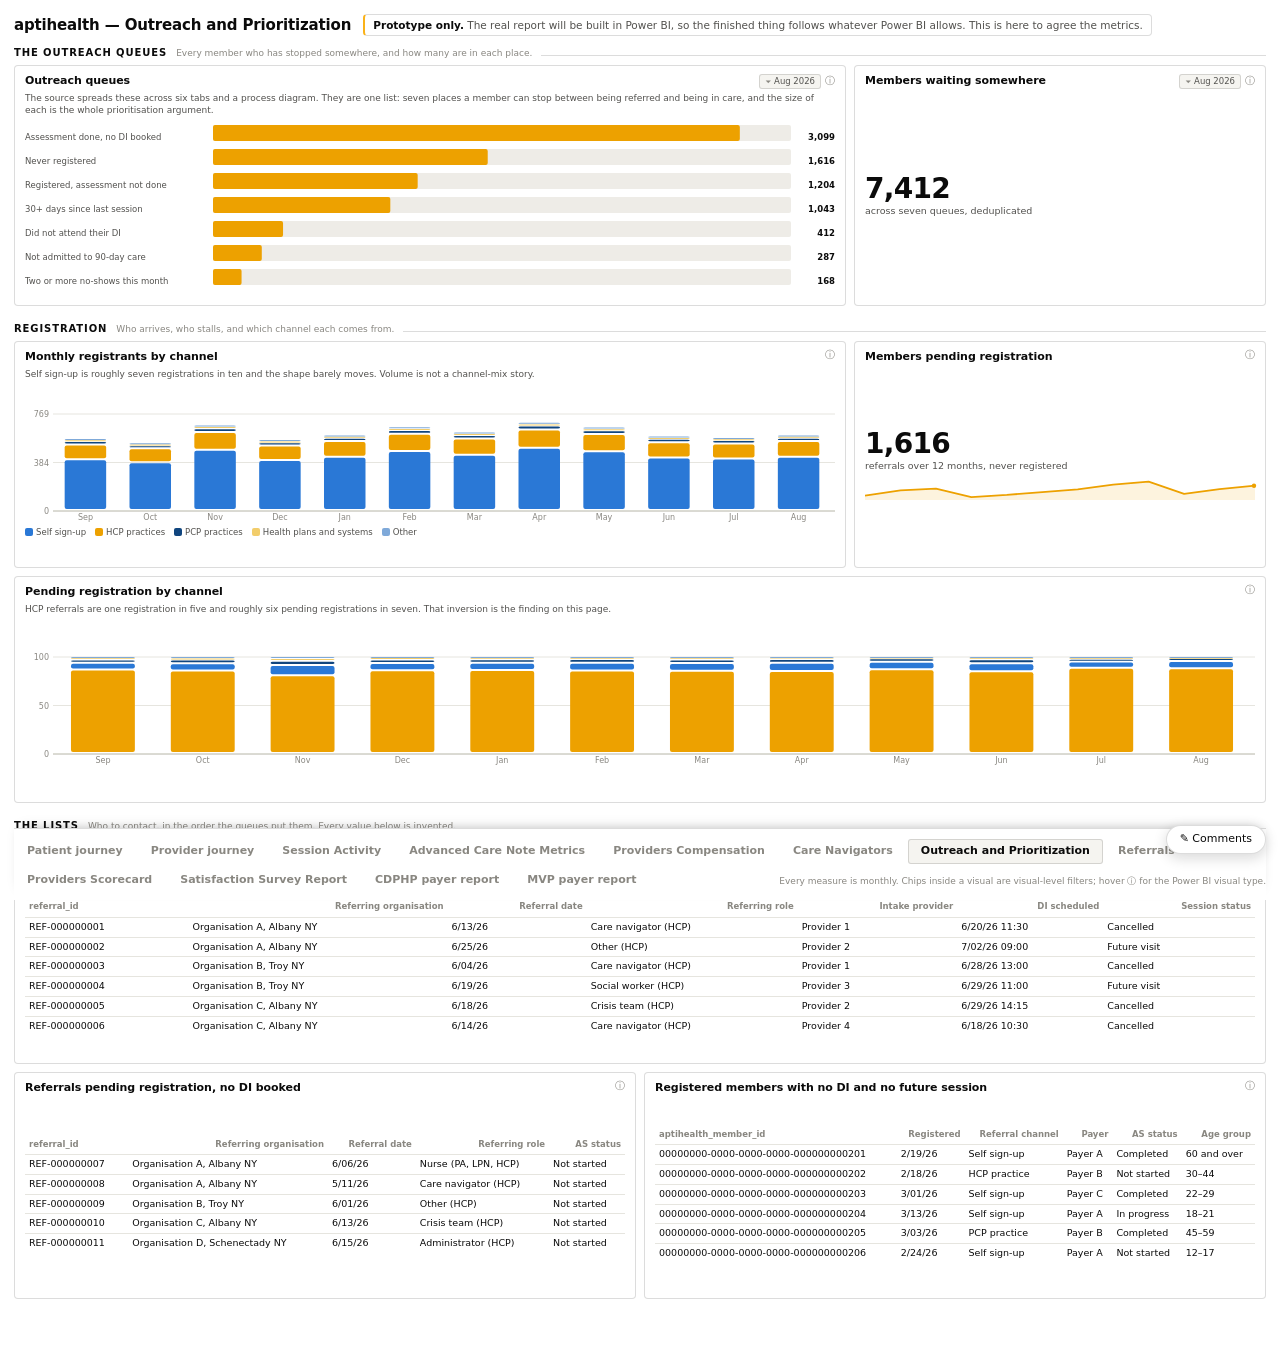
<file: reports/internal/outreach-and-prioritization.html>
<!doctype html>
<html lang="en">
<head>
<meta charset="utf-8">
<meta name="viewport" content="width=device-width, initial-scale=1">
<title>aptihealth &mdash; Outreach and Prioritization</title>
<!-- shared:css:start -->
<style>
  .root {
    color-scheme: light;
    --plane: #ffffff; --surface: #ffffff;
    --ink-1: #0b0b0b; --ink-2: #52514e; --ink-muted: #898781;
    --grid: #e6e5df; --baseline: #c3c2b7; --border: rgba(11, 11, 11, 0.14);
    --s1: #2a78d6; --s2: #eda100; --s3: #10457e; --s4: #f2cd6b; --s5: #7fa9d9;
    --good: #0ca30c; --warning: #fab219; --serious: #ec835a; --critical: #d03b3b;
    --success-text: #006300; --track: #eeece7; --chipbg: #f5f4f0;
  }

  body { margin: 0; background: #ffffff; }
  /* The page strip is sticky to the bottom of .root, so on a short page — MVP's
     empty pages, a narrow window — it would sit halfway up the screen. Making
     .root fill the viewport as a flex column and pushing .ptabs down with an
     auto top margin keeps the strip on the bottom edge whether the page
     scrolls or not. .root carries no bottom padding — the strip's own
     padding-bottom is the last gap, so bottom: 0 lands flush against the
     window instead of 8px short of it. */
  .root {
    font-family: system-ui, -apple-system, "Segoe UI", sans-serif;
    background: var(--plane); color: var(--ink-1);
    padding: 14px 14px 0; line-height: 1.35;
    box-sizing: border-box; min-height: 100vh;
    display: flex; flex-direction: column;
  }

  .rpthead { display: flex; align-items: center; gap: 12px; flex-wrap: wrap; margin-bottom: 10px; }
  .rpthead h1 { font-size: 15px; margin: 0; letter-spacing: -0.01em; }
  .rpthead .mock {
    font-size: 10.5px; color: var(--ink-2); border: 1px solid var(--border);
    border-left: 2px solid var(--warning); border-radius: 4px; padding: 3px 8px;
  }
  .rpthead .mock b { color: var(--ink-1); }
  .slicers { margin-left: auto; display: flex; gap: 5px; flex-wrap: wrap; align-items: center; }
  .slicers .lbl { font-size: 9px; color: var(--ink-muted); text-transform: uppercase; letter-spacing: 0.07em; font-weight: 650; }
  .sl {
    font-size: 10.5px; color: var(--ink-2); background: var(--chipbg);
    border: 1px solid var(--border); border-radius: 3px; padding: 3px 8px; white-space: nowrap;
  }
  .sl::after { content: " ▾"; color: var(--ink-muted); font-size: 8px; }
  .sl { cursor: pointer; user-select: none; }
  .sl:hover, .sl[data-open] { border-color: var(--ink-muted); color: var(--ink-1); }

  .page { display: none; grid-template-columns: repeat(12, minmax(0, 1fr)); gap: 8px; position: relative; }
  .page.on { display: grid; }

  .v {
    background: var(--surface); border: 1px solid var(--border); border-radius: 4px;
    padding: 8px 10px 9px; overflow: hidden; display: flex; flex-direction: column;
    position: relative;   /* review pins are placed inside the tile they belong to */
  }
  .vh { display: flex; align-items: flex-start; gap: 8px; flex-wrap: wrap; row-gap: 3px; }
  .ask {
    font-size: 7.5px; font-weight: 700; letter-spacing: 0.07em; text-transform: uppercase;
    color: #143a63; background: #e8eef6; border: 1px solid #c5d5e8;
    border-radius: 3px; padding: 1px 5px; white-space: nowrap; flex-shrink: 0; align-self: center;
  }
  /* Company OKR metric. Deliberately a different marker from .ask: "CDPHP asked" means the
     payer requested it and it must reach the payer report, which sync.py enforces. "OKR" means
     the business is measured on it, and carries no such obligation. */
  .okr {
    font-size: 7.5px; font-weight: 700; letter-spacing: 0.07em; text-transform: uppercase;
    color: #6b4a00; background: #fdf3dc; border: 1px solid #f0dfae;
    border-radius: 3px; padding: 1px 5px; white-space: nowrap; flex-shrink: 0; align-self: center;
  }
  .appx { font-size: 9.5px; color: var(--ink-1); margin: 2px 0 0; padding-left: 15px; }
  .appx li { padding: 2px 0; border-bottom: 1px solid var(--grid); }
  .appx li:last-child { border-bottom: 0; }
  .vh h4 { font-size: 11px; font-weight: 650; margin: 0; letter-spacing: -0.005em; flex: 1; }
  .vf { display: flex; align-items: center; gap: 4px; flex-shrink: 0; }
  .wf {
    font-size: 8.5px; color: var(--ink-2); background: var(--chipbg);
    border: 1px solid var(--border); border-radius: 3px; padding: 1px 5px; white-space: nowrap;
  }
  .wf::before { content: "⏷ "; color: var(--ink-muted); font-size: 7px; }
  .wf { cursor: pointer; user-select: none; }
  .wf:hover, .wf[data-open] { border-color: var(--ink-muted); color: var(--ink-1); }

  .dd {
    position: fixed; z-index: 70; display: none; min-width: 132px; max-width: 240px;
    max-height: 232px; overflow-y: auto; background: #ffffff; color: #0b0b0b;
    border: 1px solid rgba(11, 11, 11, 0.18); border-radius: 4px; padding: 3px;
    box-shadow: 0 6px 18px rgba(11, 11, 11, 0.14);
  }
  .dd.on { display: block; }
  .dd .ddh {
    font-size: 8px; color: #898781; text-transform: uppercase; letter-spacing: 0.07em;
    font-weight: 650; padding: 3px 6px 4px;
  }
  .dd button {
    appearance: none; border: 0; background: none; cursor: pointer; font: inherit; width: 100%;
    display: flex; align-items: center; gap: 6px; text-align: left;
    font-size: 10.5px; color: #0b0b0b; padding: 4px 6px; border-radius: 3px; white-space: nowrap;
  }
  .dd button:hover { background: #f5f4f0; }
  .dd button .tick { width: 9px; flex-shrink: 0; color: #2a78d6; font-size: 9px; }
  .dd button[aria-checked="true"] { font-weight: 650; }
  .i {
    appearance: none; border: 0; background: none; padding: 0; cursor: help;
    font: inherit; font-size: 10px; color: var(--ink-muted); line-height: 1;
  }
  .i:hover { color: var(--s1); }
  .info { font-size: 9px; color: var(--ink-2); margin: 3px 0 0; }
  .body { flex: 1; min-height: 0; display: flex; flex-direction: column; justify-content: center; padding-top: 6px; }

  .kpi .big { font-size: 28px; font-weight: 600; letter-spacing: -0.025em; line-height: 1.05; }
  .kpi .big small { font-size: 12px; font-weight: 500; color: var(--ink-2); letter-spacing: 0; }
  .kpi .sub { font-size: 9.5px; color: var(--ink-2); margin-top: 2px; }
  .kpi .sub .up { color: var(--success-text); font-weight: 650; }
  .kpi .sub .down { color: var(--critical); font-weight: 650; }
  .kpi .spark { margin-top: 5px; }

  .sm2 .big { font-size: 16px; font-weight: 600; letter-spacing: -0.02em; }
  .sm2 .row { display: flex; align-items: flex-end; justify-content: space-between; gap: 6px; }

  .ch { width: 100%; }
  .ch svg { display: block; width: 100%; height: auto; overflow: visible; }
  .lg { display: flex; gap: 9px; flex-wrap: wrap; font-size: 8.5px; color: var(--ink-2); margin-top: 4px; }
  .lg i { width: 8px; height: 8px; border-radius: 2px; display: inline-block; margin-right: 3px; vertical-align: -1px; }

  table.mx { width: 100%; border-collapse: collapse; font-size: 9.5px; font-variant-numeric: tabular-nums; }
  table.mx th {
    text-align: right; font-weight: 600; color: var(--ink-muted); font-size: 8.5px;
    text-transform: uppercase; letter-spacing: 0.05em; padding: 0 4px 4px; border-bottom: 1px solid var(--grid);
  }
  table.mx th:first-child, table.mx td:first-child { text-align: left; }
  table.mx td { padding: 3px 4px; border-bottom: 1px solid var(--grid); color: var(--ink-1); }
  table.mx tr:last-child td { border-bottom: 0; font-weight: 650; }
  /* A verbatim extract has no total row to bold, and its headers are column names. */
  table.mx.raw tr:last-child td { font-weight: 400; }
  table.mx.raw th { text-transform: none; letter-spacing: 0; }
  table.mx td.b { position: relative; }
  table.mx td.b .bar { position: absolute; inset: 2px auto 2px 3px; background: var(--s1); opacity: 0.24; border-radius: 2px; }
  table.mx td.b span { position: relative; }
  .cf { border-radius: 2px; padding: 1px 4px; font-weight: 650; }
  .cf.g { color: var(--success-text); background: color-mix(in srgb, var(--good) 13%, white); }
  .cf.w { color: var(--ink-1); background: color-mix(in srgb, var(--warning) 24%, white); }
  .cf.c { color: var(--critical); background: color-mix(in srgb, var(--critical) 13%, white); }

  .flags { display: flex; flex-direction: column; }
  .flags .f { display: grid; grid-template-columns: 11px 1fr auto auto; gap: 6px; align-items: center; font-size: 10px; padding: 4px 0; border-bottom: 1px solid var(--grid); }
  .flags .f:last-child { border-bottom: 0; }
  .flags .f .n { font-weight: 650; font-variant-numeric: tabular-nums; font-size: 11.5px; }
  .flags .f .mo { font-size: 8.5px; color: var(--ink-2); font-variant-numeric: tabular-nums; min-width: 40px; text-align: right; }
  .flags .f .t { color: var(--ink-2); }
  .flags .f .t b { color: var(--ink-1); font-weight: 600; }
  .flags .ico { font-size: 9px; text-align: center; }
  .g-good .ico { color: var(--good); } .g-warning .ico { color: var(--warning); }
  .g-serious .ico { color: var(--serious); } .g-critical .ico { color: var(--critical); }

  /* Section bands. The provider report reads top-down — providers, then efficiency, then
     supervision — and an invisible HTML comment does not tell a reader that. */
  .band { grid-column: 1 / -1; display: flex; align-items: baseline; gap: 9px; margin: 8px 0 -3px; }
  .band .t { font-size: 10px; font-weight: 700; text-transform: uppercase; letter-spacing: 0.09em; color: var(--ink-1); flex-shrink: 0; }
  .band .d { font-size: 9px; color: var(--ink-muted); }
  .band .r { flex: 1; border-top: 1px solid var(--border); min-width: 12px; }
  .page.on > .band:first-child { margin-top: 0; }

  /* Role groups — a headcount roll-up with no chart in it. The question is which licence
     sits under which role, and a bar cannot say that. Four columns, one per role. */
  .roles { display: grid; grid-template-columns: repeat(auto-fit, minmax(120px, 1fr)); gap: 8px; }
  .roles .rg { border-left: 2px solid var(--s1); padding-left: 7px; }
  .roles .rg.pr { border-left-color: var(--s2); }
  .roles .rg.ot { border-left-color: var(--s3); }
  .roles .rgh { display: flex; align-items: baseline; justify-content: space-between; gap: 6px; padding-bottom: 3px; border-bottom: 1px solid var(--grid); }
  .roles .rgh b { font-size: 10px; font-weight: 650; color: var(--ink-1); }
  .roles .rgh .n { font-size: 15px; font-weight: 600; letter-spacing: -0.02em; font-variant-numeric: tabular-nums; }
  .roles .rgs { font-size: 8.5px; color: var(--ink-muted); margin: 2px 0 3px; }
  .roles .rl { list-style: none; margin: 0; padding: 0; }
  .roles .rl li { display: flex; justify-content: space-between; gap: 6px; font-size: 9.5px; color: var(--ink-2); padding: 2px 0; border-bottom: 1px solid var(--grid); }
  .roles .rl li:last-child { border-bottom: 0; }
  .roles .rl li span { color: var(--ink-1); font-weight: 650; font-variant-numeric: tabular-nums; }
  .roles .rl li.none { color: var(--ink-muted); font-style: italic; }

  .gapnote { font-size: 8.5px; color: var(--critical); font-weight: 600; margin-top: 4px; }

  /* The report switcher stays on screen — these pages are long and it is the only
     way between reports. */
  .ptabs {
    display: flex; flex-wrap: wrap; gap: 2px; row-gap: 4px;
    margin-top: auto; padding-top: 10px; border-top: 1px solid var(--border);
    align-items: center;
    position: sticky; bottom: 0; z-index: 60;
    background: var(--plane); padding-bottom: 7px;
    box-shadow: 0 -6px 12px -8px rgba(11, 11, 11, 0.35);
  }
  .ptabs button {
    appearance: none; border: 1px solid transparent; background: none; cursor: pointer; font: inherit;
    font-size: 11px; font-weight: 550; color: var(--ink-muted); padding: 4px 12px; border-radius: 3px;
  }
  .ptabs button[aria-pressed="true"] { color: var(--ink-1); background: var(--chipbg); border-color: var(--border); }
  .ptabs button:hover { color: var(--ink-1); }
  .ptabs .hint { margin-left: auto; font-size: 9px; color: var(--ink-muted); }
  /* Separates the cross-report links from the page tabs of the report you are in.
     One report with several pages is what Power BI actually builds, so the strip
     has to show both without reading as one flat list of eight things. */
  .ptabs .sep { align-self: stretch; width: 1px; background: var(--border); margin: 2px 8px; }

  .tt {
    position: fixed; pointer-events: none; opacity: 0; transition: opacity .08s;
    background: #143a63; color: #ffffff; font-size: 10.5px;
    border: 1px solid #0d2743; box-shadow: 0 4px 14px rgba(11, 11, 11, 0.28);
    padding: 5px 8px; border-radius: 4px; z-index: 80; max-width: 250px; white-space: normal; line-height: 1.4;
  }

  .c2 { grid-column: span 2 } .c3 { grid-column: span 3 } .c4 { grid-column: span 4 }
  .c5 { grid-column: span 5 } .c6 { grid-column: span 6 } .c7 { grid-column: span 7 }
  .c8 { grid-column: span 8 } .c12 { grid-column: span 12 }
  .h1r { min-height: 96px } .h2r { min-height: 172px } .h3r { min-height: 208px }
  @media (max-width: 1000px) {
    .page.on { grid-template-columns: repeat(6, minmax(0, 1fr)); }
    .c7, .c8, .c12 { grid-column: span 6 } .c5 { grid-column: span 4 }
  }
  @media (max-width: 620px) {
    .page.on { grid-template-columns: repeat(2, minmax(0, 1fr)); }
    .c3, .c4, .c5, .c6, .c7, .c8, .c12 { grid-column: span 2 }
  }

  /* report-to-report navigation in the footer tab strip */
  .ptabs a {
    text-decoration: none; border: 1px solid transparent;
    font-size: 11px; font-weight: 550; color: var(--ink-muted); padding: 4px 12px; border-radius: 3px;
  }
  .ptabs a:hover { color: var(--ink-1); }
  .ptabs a[aria-current="page"] { color: var(--ink-1); background: var(--chipbg); border-color: var(--border); }

  /* ---- Review comments -----------------------------------------------------------
     How a reader asks for a change. Comment mode turns the report into a surface you
     can pin a note to: click a visual, type, and the note stays attached to that tile
     with a numbered pin. Every note collects in the panel on the right — one list for
     the whole report, plus the open count of the other reports, so nothing is left in
     somebody's head or in a message that does not say which tile it is about.

     Deliberately quiet: the pin is a small blue bubble, the panel is the same white and
     hairline borders as everything else, and with comment mode off the report looks
     exactly as it did. Blue, not red — a comment is a request, not a judgement. */

  .cbar { position: fixed; right: 14px; bottom: 46px; z-index: 76; display: flex; gap: 6px; }
  .cbar .ctog {
    appearance: none; font: inherit; font-size: 11px; cursor: pointer;
    display: flex; align-items: center; gap: 6px;
    background: #ffffff; color: var(--ink-1); border: 1px solid var(--border);
    border-radius: 18px; padding: 6px 13px; box-shadow: 0 4px 14px rgba(11, 11, 11, 0.16);
  }
  .cbar .ctog:hover { border-color: var(--ink-muted); }
  /* Out from behind the panel while it is open, so the button that closes comment mode
     is never hidden under the thing it opened. */
  .root.cpo .cbar { right: 352px; }
  .cbar .ctog[aria-pressed="true"] { background: var(--s1); border-color: var(--s1); color: #ffffff; }
  .cbar .ctog .cn {
    font-size: 9.5px; font-weight: 700; font-variant-numeric: tabular-nums;
    background: var(--s1); color: #ffffff; border-radius: 9px; padding: 0 5px; min-width: 15px; text-align: center;
  }
  .cbar .ctog[aria-pressed="true"] .cn { background: #ffffff; color: var(--s1); }

  /* Comment mode. The whole report becomes clickable, so the cursor has to say so and
     the tile under the pointer has to show which target the click will attach to. */
  .root.cmt .page { cursor: crosshair; }
  .root.cmt .v:hover { box-shadow: inset 0 0 0 1.5px var(--s1); }
  .root.cpo { padding-right: 340px; }   /* the panel moves the report over rather than covering it */

  .cpin {
    position: absolute; z-index: 40; min-width: 17px; height: 17px; padding: 0 4px;
    display: none; align-items: center; justify-content: center;
    font-size: 9.5px; font-weight: 700; font-variant-numeric: tabular-nums;
    color: #ffffff; background: var(--s1); border: 1.5px solid #ffffff;
    border-radius: 9px 9px 9px 2px; box-shadow: 0 2px 6px rgba(11, 11, 11, 0.3);
    cursor: pointer; transform: translate(-2px, -2px);
  }
  .root.cmt .cpin, .root.cpo .cpin, .root.cpins .cpin { display: flex; }
  .cpin.res { background: var(--ink-muted); }
  .cpin.sel { outline: 2px solid var(--s1); outline-offset: 2px; }
  .v.cflash { box-shadow: inset 0 0 0 2px var(--s1); }

  /* The composer, and the same popover reused to read a thread. */
  .cpop {
    position: fixed; z-index: 79; display: none; width: 274px; background: #ffffff;
    border: 1px solid rgba(11, 11, 11, 0.18); border-radius: 5px; padding: 9px;
    box-shadow: 0 8px 22px rgba(11, 11, 11, 0.18);
  }
  .cpop.on { display: block; }
  .cpop .tgt {
    font-size: 8.5px; color: var(--ink-muted); margin-bottom: 5px;
    overflow: hidden; text-overflow: ellipsis; white-space: nowrap;
  }
  .cpop .tgt b { color: var(--ink-2); font-weight: 650; }
  .cpop textarea, .cpop input {
    width: 100%; box-sizing: border-box; font: inherit; font-size: 10.5px; color: var(--ink-1);
    background: #ffffff; border: 1px solid var(--border); border-radius: 3px; padding: 5px 6px;
  }
  .cpop textarea { min-height: 62px; resize: vertical; line-height: 1.4; }
  .cpop input { margin-bottom: 5px; }
  .cpop .act { display: flex; align-items: center; gap: 6px; margin-top: 6px; }
  .cpop .hint { font-size: 8.5px; color: var(--ink-muted); margin-right: auto; }

  .cb {
    appearance: none; font: inherit; font-size: 10px; cursor: pointer;
    border: 1px solid var(--border); background: var(--chipbg); color: var(--ink-1);
    border-radius: 3px; padding: 3px 9px;
  }
  .cb:hover { border-color: var(--ink-muted); }
  .cb.p { background: var(--s1); border-color: var(--s1); color: #ffffff; }
  .cb.q { border-color: transparent; background: none; color: var(--ink-muted); padding: 3px 4px; }
  .cb.q:hover { color: var(--ink-1); }
  .cb[disabled] { opacity: 0.45; cursor: default; }

  .cpan {
    position: fixed; top: 0; right: 0; bottom: 0; width: 326px; z-index: 77; display: none;
    background: #ffffff; border-left: 1px solid var(--border);
    box-shadow: -10px 0 26px rgba(11, 11, 11, 0.1);
    padding: 11px 12px 16px; overflow-y: auto;
  }
  .cpan.on { display: block; }
  .cpan .ph { display: flex; align-items: center; gap: 8px; }
  .cpan .ph h3 { font-size: 10px; font-weight: 700; text-transform: uppercase; letter-spacing: 0.09em; margin: 0; }
  .cpan .ph .n { font-size: 9.5px; color: var(--ink-muted); font-variant-numeric: tabular-nums; }
  .cpan .ph .cb.q { margin-left: auto; font-size: 13px; line-height: 1; }
  .cpan .sub { font-size: 9px; color: var(--ink-muted); margin: 2px 0 8px; }
  .cpan .opt { display: flex; align-items: center; gap: 5px; font-size: 9px; color: var(--ink-2); margin: 7px 0 3px; }
  .cpan .opt input { margin: 0; }

  .cit { border-top: 1px solid var(--grid); padding: 8px 0 9px; cursor: pointer; }
  .cit:hover { background: #fbfbf9; }
  .cit .hd { display: flex; align-items: center; gap: 6px; }
  .cit .av {
    width: 16px; height: 16px; border-radius: 50%; background: var(--s1); color: #ffffff;
    font-size: 8.5px; font-weight: 700; display: flex; align-items: center; justify-content: center; flex-shrink: 0;
  }
  .cit .num { font-size: 9px; color: var(--ink-muted); font-variant-numeric: tabular-nums; min-width: 12px; }
  .cit .who { font-size: 10px; font-weight: 650; color: var(--ink-1); }
  .cit .at { font-size: 8.5px; color: var(--ink-muted); margin-left: auto; }
  .cit .txt { font-size: 10.5px; color: var(--ink-1); white-space: pre-wrap; margin: 4px 0 0; line-height: 1.4; }
  .cit .tgt { font-size: 8.5px; color: var(--ink-muted); margin-top: 4px; }
  .cit .tgt b { color: var(--ink-2); font-weight: 650; }
  .cit .off { color: var(--s1); }
  .cit .rep { font-size: 10px; color: var(--ink-2); border-left: 2px solid var(--grid); padding: 3px 0 3px 7px; margin-top: 5px; white-space: pre-wrap; }
  .cit .rep b { color: var(--ink-1); font-weight: 650; }
  .cit .act { display: flex; gap: 4px; margin-top: 6px; }
  .cit.done .txt, .cit.done .who { color: var(--ink-muted); }
  .cpan .none { font-size: 10px; color: var(--ink-muted); padding: 10px 0; line-height: 1.5; }

  .cpan .sect {
    font-size: 9px; font-weight: 700; text-transform: uppercase; letter-spacing: 0.08em;
    color: var(--ink-muted); margin: 14px 0 2px;
  }
  .cpan .doc {
    display: flex; align-items: baseline; gap: 8px; font-size: 10px; color: var(--ink-2);
    text-decoration: none; padding: 4px 0; border-top: 1px solid var(--grid);
  }
  .cpan .doc:hover { color: var(--ink-1); }
  .cpan .doc .n { margin-left: auto; font-size: 9px; color: var(--ink-muted); font-variant-numeric: tabular-nums; }
  .cpan .foot { margin-top: 14px; border-top: 1px solid var(--border); padding-top: 8px; }
  .cpan .foot .who { display: flex; align-items: center; gap: 5px; }
  .cpan .foot input {
    flex: 1; font: inherit; font-size: 10px; color: var(--ink-1); background: #ffffff;
    border: 1px solid var(--border); border-radius: 3px; padding: 3px 6px;
  }
  .cpan .foot .note { font-size: 8.5px; color: var(--ink-muted); margin-top: 6px; line-height: 1.45; }
  .cpan .foot .exp { display: flex; gap: 4px; margin-top: 7px; flex-wrap: wrap; }
  .cpan .foot .exp a { text-decoration: none; }

  @media (max-width: 760px) {
    .cpan { width: 100%; }
    .root.cpo { padding-right: 14px; }
  }
</style>
<!-- shared:css:end -->
</head>
<body>

<div class="root">
  <div class="rpthead">
    <h1>aptihealth &mdash; Outreach and Prioritization</h1>
    <span class="mock"><b>Prototype only.</b> The real report will be built in Power BI, so the finished thing follows whatever Power BI allows. This is here to agree the metrics.</span>
  </div>

  <div class="page on" id="pg-outreach-and-prioritization">

    <div class="band"><span class="t">The outreach queues</span><span class="d">Every member who has stopped somewhere, and how many are in each place.</span><span class="r"></span></div>

    <div class="v c8 h3r">
      <div class="vh"><h4>Outreach queues</h4>
        <div class="vf"><span class="wf">Aug 2026</span><button class="i" data-tip="Power BI: clustered bar chart, member counts, sorted largest first. The seven queues the source dashboard names as its priorities, in one visual instead of seven tabs. Amber throughout: a queue is work waiting, not a failure, and red on this page is reserved for the count that should be zero.">&#9432;</button></div>
      </div>
      <p class="info">The source spreads these across six tabs and a process diagram. They are one list: seven places a member can stop between being referred and being in care, and the size of each is the whole prioritisation argument.</p>
      <div class="body"><div class="ch" id="op-q"></div></div>
    </div>

    <div class="v kpi c4 h3r">
      <div class="vh"><h4>Members waiting somewhere</h4>
        <div class="vf"><span class="wf">Aug 2026</span><button class="i" data-tip="Power BI: card. The seven queues added together, with duplicates removed &mdash; a member stalled at registration is not also counted as having no session. The number is here to be argued with: it is larger than the members in care.">&#9432;</button></div>
      </div>
      <div class="body">
        <div class="big">7,412</div>
        <div class="sub">across seven queues, deduplicated</div>
      </div>
    </div>

    <div class="band"><span class="t">Registration</span><span class="d">Who arrives, who stalls, and which channel each comes from.</span><span class="r"></span></div>

    <div class="v c8 h3r">
      <div class="vh"><h4>Monthly registrants by channel</h4>
        <div class="vf"><button class="i" data-tip="Power BI: stacked column chart, five series, all member counts, so one axis and the maximum comes from the stacked total. The source carries six channels; Embrace 365 and the health plans and systems are folded into two rows here because the five-colour rule in this repo is a colour-blindness limit, not a preference.">&#9432;</button></div>
      </div>
      <p class="info">Self sign-up is roughly seven registrations in ten and the shape barely moves. Volume is not a channel-mix story.</p>
      <div class="body"><div class="ch" id="op-reg"></div>
        <div class="lg">
          <span><i style="background:var(--s1)"></i>Self sign-up</span><span><i style="background:var(--s2)"></i>HCP practices</span>
          <span><i style="background:var(--s3)"></i>PCP practices</span><span><i style="background:var(--s4)"></i>Health plans and systems</span>
          <span><i style="background:var(--s5)"></i>Other</span>
        </div>
      </div>
    </div>

    <div class="v kpi c4 h3r">
      <div class="vh"><h4>Members pending registration</h4>
        <div class="vf"><button class="i" data-tip="Power BI: card + line. Referrals that arrived and never became a registered member, by the month the referral was created. It is the top of the funnel and the largest single thing outreach can move.">&#9432;</button></div>
      </div>
      <div class="body">
        <div class="big">1,616</div>
        <div class="sub">referrals over 12 months, never registered</div>
        <div class="spark ch" id="op-pend"></div>
      </div>
    </div>

    <div class="v c12 h3r">
      <div class="vh"><h4>Pending registration by channel</h4>
        <div class="vf"><button class="i" data-tip="Power BI: 100% stacked column chart. The same five channels as the visual beside it, as a share rather than a count, because the point is the mix and not the volume. Read the two together: the channel that supplies the fewest registrations supplies almost all of the backlog.">&#9432;</button></div>
      </div>
      <p class="info">HCP referrals are one registration in five and roughly six pending registrations in seven. That inversion is the finding on this page.</p>
      <div class="body"><div class="ch" id="op-pch"></div>
      </div>
    </div>

    <div class="band"><span class="t">The lists</span><span class="d">Who to contact, in the order the queues put them. Every value below is invented.</span><span class="r"></span></div>

    <div class="v c12 h3r">
      <div class="vh"><h4>HCP referrals with a DI booked and no registration</h4>
        <div class="vf"><button class="i" data-tip="Power BI: table &mdash; a worklist rather than a summary. A referrer booked the member a diagnostic interview and the member never registered, so there is an appointment on a clinician&rsquo;s calendar for somebody who does not have an account. That is the most expensive row on this page and the easiest to fix.">&#9432;</button></div>
      </div>
      <p class="info">Column list only. The source carries the referring clinician&rsquo;s name and work email in this grid; neither is here.</p>
      <div class="body" id="op-l1"></div>
    </div>

    <div class="v c6 h3r">
      <div class="vh"><h4>Referrals pending registration, no DI booked</h4>
        <div class="vf"><button class="i" data-tip="Power BI: table. The rest of the pending-registration queue: a referral arrived, nothing was booked, and nobody registered. The source marks this list &ldquo;limited to available data&rdquo;, which is worth keeping &mdash; it is not the whole queue.">&#9432;</button></div>
      </div>
      <div class="body" id="op-l2"></div>
    </div>

    <div class="v c6 h3r">
      <div class="vh"><h4>Registered members with no DI and no future session</h4>
        <div class="vf"><button class="i" data-tip="Power BI: table. Members who got as far as an account and then stopped, with nothing on the calendar ahead of them. It is the largest queue on the page by some distance.">&#9432;</button></div>
      </div>
      <div class="body" id="op-l3"></div>
    </div>

  </div>

  <div class="ptabs" role="group" aria-label="Reports">
    <a href="../internal/patient-journey.html">Patient journey</a>
    <a href="../internal/provider-journey.html">Provider journey</a>
    <a href="../internal/session-activity.html">Session Activity</a>
    <a href="../internal/advanced-care-note-metrics.html">Advanced Care Note Metrics</a>
    <a href="../internal/providers-compensation.html">Providers Compensation</a>
    <a href="../internal/care-navigators.html">Care Navigators</a>
    <a href="../internal/outreach-and-prioritization.html" aria-current="page">Outreach and Prioritization</a>
    <a href="../internal/referrals.html">Referrals</a>
    <a href="../internal/providers-scorecard.html">Providers Scorecard</a>
    <a href="../internal/satisfaction-survey-report.html">Satisfaction Survey Report</a>
    <a href="../external/cdphp.html">CDPHP payer report</a>
    <a href="../external/mvp.html">MVP payer report</a>
    <span class="hint">Every measure is monthly. Chips inside a visual are visual-level filters; hover &#9432; for the Power BI visual type.</span>
  </div>

  <div class="dd" id="dd" role="listbox"></div>
  <div class="tt" id="tt"></div>
</div>

<!-- shared:js:start -->
<script>
/* Shared chart builders and page behaviour for every report in this repo.
   Loaded by each report page; the report then calls APTI.render() with its own data.
   Changing a builder here changes every report — that is the point of the file. */
(function (g) {
  var MO = ["Sep","Oct","Nov","Dec","Jan","Feb","Mar","Apr","May","Jun","Jul","Aug"];
  var NS = "http://www.w3.org/2000/svg";

  function el(t, a) { var e = document.createElementNS(NS, t); for (var k in a) e.setAttribute(k, a[k]); return e; }
  function svg(w, h) { var s = el("svg", { viewBox: "0 0 " + w + " " + h }); s.style.height = h + "px"; return s; }
  function txt(s, x, y, o) {
    o = o || {};
    var t = el("text", { x: x, y: y, "font-size": o.fs || 8, fill: o.fill || "var(--ink-muted)",
      "text-anchor": o.anchor || "start", "font-weight": o.w || 400 });
    t.textContent = s; return t;
  }
  function tip(n, s) { n.setAttribute("data-tip", s); }

  function columns(id, opt) {
    var host = document.getElementById(id); if (!host) return;
    var W = Math.max(host.clientWidth || 460, 240), H = opt.h || 80;
    var pl = opt.pl == null ? 24 : opt.pl, pb = opt.pb || 12, pt = 9, s = svg(W, H);
    var max = opt.max;
    if (!max) {
      if (opt.stacked && !opt.pct) {
        max = 0;
        for (var q = 0; q < opt.labels.length; q++) {
          var tt2 = opt.series.reduce(function (a, sr) { return a + sr.values[q]; }, 0);
          if (tt2 > max) max = tt2;
        }
        max = max * 1.1;
      } else {
        max = Math.max.apply(null, [].concat.apply([], opt.series.map(function (x) { return x.values; }))) * 1.15;
      }
    }
    var n = opt.labels.length, bw = (W - pl - 4) / n;
    [0, 0.5, 1].forEach(function (f) {
      var y = pt + (H - pt - pb) * (1 - f);
      s.appendChild(el("line", { x1: pl, x2: W, y1: y, y2: y, stroke: "var(--grid)" }));
      s.appendChild(txt(opt.fmt ? opt.fmt(max * f) : Math.round(max * f), pl - 4, y + 3, { anchor: "end" }));
    });
    opt.labels.forEach(function (lb, i) {
      var x0 = pl + i * bw;
      if (opt.stacked) {
        var acc = 0, tot = opt.series.reduce(function (a, sr) { return a + sr.values[i]; }, 0);
        opt.series.forEach(function (sr) {
          var v = sr.values[i], hh = (H - pt - pb) * (v / (opt.pct ? tot : max));
          var r = el("rect", { x: x0 + bw * 0.18, y: H - pb - acc - hh, width: bw * 0.64,
            height: Math.max(hh - 2, 1), rx: 2, fill: sr.color });
          tip(r, lb + " · " + sr.name + ": " + v + (opt.unit || ""));
          s.appendChild(r); acc += hh;
        });
      } else {
        var k = opt.series.length, iw = (bw * 0.72) / k;
        opt.series.forEach(function (sr, j) {
          var v = sr.values[i], hh = (H - pt - pb) * (v / max);
          var r = el("rect", { x: x0 + bw * 0.14 + j * (iw + 1), y: H - pb - hh, width: iw - 1,
            height: Math.max(hh, 1), rx: 2, fill: sr.color });
          tip(r, lb + " · " + sr.name + ": " + v + (opt.unit || ""));
          s.appendChild(r);
        });
      }
      var lab = txt(lb, x0 + bw / 2, H - 3, { anchor: "middle", fs: opt.xfs || 8 });
      s.appendChild(lab);
    });
    if (opt.rule != null) {
      var ry = pt + (H - pt - pb) * (1 - opt.rule / max);
      s.appendChild(el("line", { x1: pl, x2: W, y1: ry, y2: ry, stroke: "var(--ink-1)", "stroke-width": 1.6, "stroke-dasharray": "4 3" }));
      s.appendChild(txt(opt.ruleLabel || ("target " + opt.rule), W, ry - 3, { anchor: "end", fs: 8, fill: "var(--ink-1)", w: 650 }));
    }
    s.appendChild(el("line", { x1: pl, x2: W, y1: H - pb, y2: H - pb, stroke: "var(--baseline)" }));
    host.appendChild(s);
  }

  function lines(id, opt) {
    var host = document.getElementById(id); if (!host) return;
    var W = Math.max(host.clientWidth || 460, 260), H = opt.h || 84, pl = 24, pb = 12, pt = 8, s = svg(W, H);
    var max = opt.max || 100, n = opt.labels.length, step = (W - pl - 40) / (n - 1);
    var U = opt.unit == null ? "%" : opt.unit;
    [0, 0.5, 1].forEach(function (f) {
      var y = pt + (H - pt - pb) * (1 - f);
      s.appendChild(el("line", { x1: pl, x2: W - 34, y1: y, y2: y, stroke: "var(--grid)" }));
      s.appendChild(txt(Math.round(max * f) + U, pl - 4, y + 3, { anchor: "end" }));
    });
    if (opt.rule != null) {
      var ry = pt + (H - pt - pb) * (1 - opt.rule / max);
      s.appendChild(el("line", { x1: pl, x2: W - 34, y1: ry, y2: ry, stroke: "var(--ink-1)", "stroke-width": 1.6, "stroke-dasharray": "4 3" }));
      s.appendChild(txt(opt.ruleLabel || "", pl + 3, ry + 9, { anchor: "start", fs: 8, fill: "var(--ink-1)", w: 650 }));
    }
    opt.series.forEach(function (sr) {
      var pts = sr.values.map(function (v, i) { return [pl + i * step, pt + (H - pt - pb) * (1 - v / max)]; });
      s.appendChild(el("path", { d: "M" + pts.map(function (p) { return p[0] + "," + p[1]; }).join("L"),
        fill: "none", stroke: sr.color, "stroke-width": 2, "stroke-linejoin": "round" }));
      pts.forEach(function (p, i) {
        var c = el("circle", { cx: p[0], cy: p[1], r: 2.8, fill: sr.color, stroke: "#fff", "stroke-width": 1.6 });
        tip(c, opt.labels[i] + " · " + sr.name + ": " + sr.values[i] + U); s.appendChild(c);
      });
      var lp = pts[pts.length - 1];
      s.appendChild(txt(sr.values[sr.values.length - 1] + U, lp[0] + 5, lp[1] + 3, { fs: 8.5, fill: "var(--ink-1)", w: 650 }));
    });
    opt.labels.forEach(function (lb, i) { s.appendChild(txt(lb, pl + i * step, H - 3, { anchor: "middle" })); });
    s.appendChild(el("line", { x1: pl, x2: W - 34, y1: H - pb, y2: H - pb, stroke: "var(--baseline)" }));
    host.appendChild(s);
  }

  function bars(id, opt) {
    var host = document.getElementById(id); if (!host) return;
    var rows = opt.rows, lw = opt.lw || 88, rh = opt.rh || 18;
    var W = Math.max(host.clientWidth || 320, 240), H = rows.length * rh + 6, s = svg(W, H);
    var max = opt.max || Math.max.apply(null, rows.map(function (r) { return Math.max(r.value, r.target || 0); })) * 1.18;
    var aw = W - lw - 44;
    if (opt.rule != null) {
      var rx = lw + aw * (opt.rule / max);
      s.appendChild(el("line", { x1: rx, x2: rx, y1: 0, y2: H - 2, stroke: "var(--ink-1)", "stroke-width": 1.6 }));
    }
    rows.forEach(function (r, i) {
      var y = i * rh + 3, bh = rh - 8;
      s.appendChild(txt(r.label, 0, y + bh - 1, { fill: "var(--ink-2)", fs: 8.5 }));
      s.appendChild(el("rect", { x: lw, y: y, width: aw, height: bh, rx: 2, fill: "var(--track)" }));
      /* A row with segments is a stacked bar: the parts share the row's total and are
         drawn end to end. Without segments the row is a single bar, as before. */
      if (r.segments) {
        var acc = 0;
        r.segments.forEach(function (sg) {
          var sw = Math.max(aw * (sg.value / max), 1);
          var sb = el("rect", { x: lw + acc, y: y, width: sw, height: bh, rx: 2, fill: sg.color });
          tip(sb, r.label + " · " + sg.name + ": " + sg.value.toLocaleString());
          s.appendChild(sb);
          if (sw > 22) {
            s.appendChild(txt(sg.value.toLocaleString(), lw + acc + sw - 4, y + bh - 2,
              { anchor: "end", fill: "#ffffff", fs: 8, w: 650 }));
          }
          acc += sw;
        });
        s.appendChild(txt(r.fmt || r.value, W, y + bh - 1, { anchor: "end", fill: "var(--ink-1)", fs: 8.5, w: 650 }));
        return;
      }
      var b = el("rect", { x: lw, y: y, width: Math.max(aw * (r.value / max), 1), height: bh, rx: 2, fill: r.color || "var(--s1)" });
      tip(b, r.label + ": " + (r.fmt || r.value)); s.appendChild(b);
      if (r.target) {
        var tx = lw + aw * (r.target / max);
        s.appendChild(el("line", { x1: tx, x2: tx, y1: y - 1, y2: y + bh + 1, stroke: "var(--ink-1)", "stroke-width": 2 }));
      }
      s.appendChild(txt(r.fmt || r.value, W, y + bh - 1, { anchor: "end", fill: "var(--ink-1)", fs: 8.5, w: 650 }));
    });
    host.appendChild(s);
  }

  /* Centred, tapering funnel: every stage is a bar centred on the same axis and
     scaled against the first stage, with the drop between stages drawn as the
     sloping shoulder. Values and stage-to-stage conversion sit in the right gutter
     so they stay aligned however narrow the bars get. */
  function funnel(id, rows) {
    var host = document.getElementById(id); if (!host) return;
    var rh = 20, bh = 15, W = Math.max(host.clientWidth || 400, 260);
    var H = rows.length * rh + 4, s = svg(W, H);
    var lw = 126, aw = W - lw - 74, cx = lw + aw / 2;
    /* A stage can be empty — a self sign-up has no referral to create — so the scale
       comes from the first stage that has a value, and the empty row draws as a rule. */
    var max = 0;
    rows.forEach(function (r) { if (r.value != null && r.value > max) max = r.value; });
    var wid = rows.map(function (r) { return r.value == null ? 0 : Math.max(aw * (r.value / max), 2); });

    rows.forEach(function (r, i) {
      var y = i * rh + 2;
      if (r.value == null) {
        s.appendChild(txt(r.label, 0, y + bh - 4, { fill: "var(--ink-muted)", fs: 8.5 }));
        s.appendChild(el("line", { x1: cx - 14, x2: cx + 14, y1: y + bh / 2, y2: y + bh / 2,
          stroke: "var(--baseline)", "stroke-width": 1.4 }));
        var em = el("rect", { x: cx - 16, y: y, width: 32, height: bh, fill: "transparent" });
        tip(em, r.label + ": " + (r.emptyTxt || "no such stage for this selection"));
        s.appendChild(em);
        s.appendChild(txt("—", W - 34, y + bh - 4, { anchor: "end", fill: "var(--ink-muted)", fs: 8.5 }));
        return;
      }
      if (i < rows.length - 1 && rows[i + 1].value != null) {
        var pts = [
          [cx - wid[i] / 2, y + bh], [cx + wid[i] / 2, y + bh],
          [cx + wid[i + 1] / 2, y + rh], [cx - wid[i + 1] / 2, y + rh]
        ];
        s.appendChild(el("polygon", {
          points: pts.map(function (q) { return q[0] + "," + q[1]; }).join(" "),
          fill: "var(--s1)", opacity: 0.22
        }));
      }
      s.appendChild(txt(r.label, 0, y + bh - 4, { fill: r.leak ? "var(--critical)" : "var(--ink-2)", fs: 8.5 }));
      var b = el("rect", { x: cx - wid[i] / 2, y: y, width: wid[i], height: bh, rx: 2, fill: "var(--s1)" });
      tip(b, r.label + ": " + r.value.toLocaleString() + (r.conv ? " · " + r.conv + " of prior stage" : "") + (r.leakTxt ? " · leak: " + r.leakTxt : ""));
      s.appendChild(b);
      s.appendChild(txt(r.value.toLocaleString(), W - 34, y + bh - 4, { anchor: "end", fill: "var(--ink-1)", fs: 8.5, w: 650 }));
      s.appendChild(txt(r.conv || "—", W, y + bh - 4, { anchor: "end", fs: 8.5 }));
    });
    host.appendChild(s);
  }

  function spark(id, vals, color, unit) {
    var host = document.getElementById(id); if (!host) return;
    var W = Math.max(host.clientWidth || 120, 80), H = 22, s = svg(W, H);
    var max = Math.max.apply(null, vals) * 1.05, min = Math.min.apply(null, vals) * 0.95;
    var step = W / (vals.length - 1);
    var pts = vals.map(function (v, i) { return [i * step, H - (H - 3) * ((v - min) / (max - min || 1)) - 1.5]; });
    var d = "M" + pts.map(function (p) { return p[0] + "," + p[1]; }).join("L");
    s.appendChild(el("path", { d: d + "L" + W + "," + H + "L0," + H + "Z", fill: color, opacity: 0.13 }));
    s.appendChild(el("path", { d: d, fill: "none", stroke: color, "stroke-width": 1.8, "stroke-linejoin": "round" }));
    var lp = pts[pts.length - 1];
    s.appendChild(el("circle", { cx: lp[0] - 1, cy: lp[1], r: 2.2, fill: color }));
    tip(s, "Monthly, Sep–Aug · latest " + vals[vals.length - 1] + (unit || ""));
    host.appendChild(s);
  }

  function smallMultiples(id, items) {
    var host = document.getElementById(id); if (!host) return;
    items.forEach(function (it, ix) {
      var wrap = document.createElement("div");
      wrap.className = "sm2";
      wrap.style.cssText = "border-bottom:1px solid var(--grid);padding:4px 0";
      var row = document.createElement("div"); row.className = "row";
      var l = document.createElement("div");
      l.innerHTML = '<div class="big">' + it.value + '</div><div style="font-size:8.5px;color:var(--ink-2)">' + it.label + '</div>';
      var ch = document.createElement("div"); ch.style.cssText = "width:54%"; ch.id = id + "-sm" + ix;
      row.appendChild(l); row.appendChild(ch); wrap.appendChild(row); host.appendChild(wrap);
      spark(ch.id, it.spark, it.color, it.unit);
    });
    if (host.lastChild) host.lastChild.style.borderBottom = "0";
  }

  /* opt.raw marks a table that is a verbatim data extract rather than a summary: its last
     row is data, not a total, and its headers are real column names that must not be
     upper-cased. Omit it and a matrix renders exactly as it always has. */
  function matrix(id, cols, rows, opt) {
    var host = document.getElementById(id); if (!host) return;
    var t = document.createElement("table"); t.className = (opt && opt.raw) ? "mx raw" : "mx";
    var hr = document.createElement("tr");
    cols.forEach(function (c) { var th = document.createElement("th"); th.textContent = c; hr.appendChild(th); });
    t.appendChild(hr);
    rows.forEach(function (r) {
      var tr = document.createElement("tr");
      r.forEach(function (c) {
        var td = document.createElement("td");
        if (c && c.bar != null) {
          td.className = "b";
          var b = document.createElement("div"); b.className = "bar"; b.style.width = "calc(" + c.bar + "% - 6px)";
          var sp = document.createElement("span"); sp.textContent = c.v;
          td.appendChild(b); td.appendChild(sp);
        } else if (c && c.cf) {
          var s2 = document.createElement("span"); s2.className = "cf " + c.cf; s2.textContent = c.v; td.appendChild(s2);
        } else if (c && c.v != null) { td.textContent = c.v; }
        else { td.textContent = c; }
        tr.appendChild(td);
      });
      t.appendChild(tr);
    });
    host.appendChild(t);
  }

  /* Visual-level filters that actually filter. A visual registers a draw function; the
     function is handed the current labels of the chips inside its own tile and redraws
     into a cleared host whenever one of them changes. Report-level slicers are not wired
     to anything — a chip only ever affects the visual it sits in, as in Power BI. */
  var REACTIVE = [];

  function reactive(id, draw) {
    var host = document.getElementById(id); if (!host) return;
    REACTIVE.push({ host: host, tile: host.closest(".v"), draw: draw });
  }

  function chipsOf(tile) {
    return Array.prototype.slice.call(tile.querySelectorAll(".wf")).map(function (c) {
      return c.textContent.trim();
    });
  }

  function drawReactive(e) {
    e.host.innerHTML = "";
    e.draw(chipsOf(e.tile), e.tile);
  }

  function redrawTile(tile) {
    REACTIVE.forEach(function (e) { if (e.tile === tile) drawReactive(e); });
  }

  /* Charts size themselves from host.clientWidth, so every page is made visible
     for the duration of the draw and then hidden again. A hidden page measures
     as zero width and the charts render at a fallback size. Do not remove this. */
  function render(draw) {
    /* Deferred by one task before anything is measured. This script runs while the document
       is still being parsed, and at that point nothing has been laid out — host.clientWidth
       reads 0 and every chart silently falls back to the 460px default. That is invisible on
       a tile three or four columns wide and glaring on a full-width one.

       setTimeout rather than requestAnimationFrame: rAF does not fire at all while the
       document is hidden, so a report opened in a background tab, printed, or captured
       headlessly would draw nothing whatsoever. A timer fires either way, and layout is
       available in a hidden document — it is only the animation callback that is suspended. */
    setTimeout(function () {
      var pages = Array.prototype.slice.call(document.querySelectorAll(".page"));
      pages.forEach(function (p) { p.classList.add("on"); });
      draw();
      REACTIVE.forEach(drawReactive);
      pages.forEach(function (p, i) { p.classList.toggle("on", i === 0); });
      wire();
    }, 0);
  }

  function wire() {
    /* Page tabs. Single-report pages use links instead of buttons, so this is an
       empty list there — harmless, and it keeps one wiring path for both shapes. */
    var btns = Array.prototype.slice.call(document.querySelectorAll(".ptabs button"));

  btns.forEach(function (b) {
    b.addEventListener("click", function () {
      btns.forEach(function (o) {
        var on = o === b;
        o.setAttribute("aria-pressed", on ? "true" : "false");
        document.getElementById(o.dataset.pg).classList.toggle("on", on);
      });
    });
  });

  /* ---- slicer / visual-filter dropdowns (mock: they open and set the label, nothing filters) ---- */
  var MONTHS = ["All months", "Aug 2026", "Jul 2026", "Jun 2026", "May 2026", "Apr 2026", "Mar 2026",
                "Feb 2026", "Jan 2026", "Dec 2025", "Nov 2025", "Oct 2025", "Sep 2025"];
  var CHANNELS = ["Channel: all", "Channel: referrers only", "Channel: self sign-up", "Channel: PCP practices", "Channel: health systems", "Channel: health plans"];
  var ACUITY = ["Acuity: all", "Acuity: severe", "Acuity: high", "Acuity: medium", "Acuity: base"];
  var SUPS = ["Supervisor: all", "K. Delaney", "M. Okonkwo", "S. Barros", "T. Whitfield"];

  var OPTIONS = {
    /* report-level slicers */
    "Payer: CDPHP": { head: "Payer", opts: ["Payer: CDPHP", "Payer: MVP", "Payer: Fidelis", "Payer: Medicaid FFS", "Payer: all"] },
    "Program: All": { head: "Program", opts: ["Program: All", "Program: Therapy only", "Program: Medication management", "Program: Combined", "Program: Higher level of care"] },
    "Rolling 12 months": { head: "Period", opts: ["Rolling 12 months", "Rolling 6 months", "Rolling 3 months", "Year to date", "Calendar 2025"] },
    /* visual-level filters */
    "Aug 2026": { head: "Month", opts: MONTHS },
    "All time": { head: "Period", opts: ["All time", "Aug 2026", "Rolling 12 months"] },
    "Channel: all": { head: "Referral channel", opts: CHANNELS },
    "Channel: referrers only": { head: "Referral channel", opts: CHANNELS },
    "Channel: self sign-up": { head: "Referral channel", opts: CHANNELS },
    "Acuity: all": { head: "Acuity", opts: ACUITY },
    "Acuity: severe": { head: "Acuity", opts: ACUITY },
    "Supervisor: all": { head: "Supervisor", opts: SUPS },
    "Role: all": { head: "Role", opts: ["Role: all", "Role: behavioral health specialists", "Role: prescribers", "Role: other"] },
    "Baseline \u22659": { head: "HEDIS baseline", opts: ["Baseline \u22659", "Baseline \u22655", "Baseline: any score"] },
    "Stage: first session": { head: "Conversion stage", opts: ["Stage: registration complete", "Stage: DI attended", "Stage: first session"] },
    "Stage: all": { head: "Journey stage", opts: ["Stage: all", "Stage: registered, never assessed", "Stage: A5 done, no DI", "Stage: DI attended, no first session", "Stage: in care, left early", "Stage: completed 90-day care"] },
    "Scored within 30 days": { head: "Scoring window", opts: ["Scored within 30 days", "Scored within 60 days", "Scored within 90 days"] },
    "Of: active members": { head: "Denominator", opts: ["Of: active members", "Of: all enrolled members", "Of: members with \u22651 session"] },
    "Milestone: DI attended": { head: "Milestone", opts: ["Milestone: DI scheduled", "Milestone: DI attended", "Milestone: first therapy session"] },
    "Top 4 + other": { head: "Reason grouping", opts: ["Top 4 + other", "Top 6 + other", "All reasons"] },
    "Top 5": { head: "Rows shown", opts: ["Top 5", "Top 10", "Top 20", "All providers"] },
    "60-day lookback": { head: "Engagement definition", opts: ["60-day lookback", "90-day lookback", "In-month only"] },
    "All note types": { head: "Note type", opts: ["All note types", "Guided session notes", "Progress notes", "Intake (DI) notes", "Discharge summaries"] },
    "Note type: all": { head: "Note type", opts: ["Note type: all", "Note type: guided session", "Note type: progress", "Note type: intake (DI)", "Note type: discharge summary"] },
    "Month end": { head: "Measured at", opts: ["Month end", "Monthly peak", "Monthly average"] }
  };

  /* Every option in a list is also a key into that list. Without this a chip can be
     switched once and then has nowhere to go back to — picking a month would strand the
     visual on that month with no way back to all of them. */
  [[MONTHS, "Month"], [CHANNELS, "Referral channel"], [ACUITY, "Acuity"], [SUPS, "Supervisor"]]
    .forEach(function (pair) {
      pair[0].forEach(function (o) {
        if (!OPTIONS[o]) OPTIONS[o] = { head: pair[1], opts: pair[0] };
      });
    });

  var dd = document.getElementById("dd"), ddFor = null;

  function closeDD() {
    dd.classList.remove("on");
    if (ddFor) { ddFor.removeAttribute("data-open"); ddFor = null; }
  }

  /* A chip's label is the key into OPTIONS, but only the default label of each list is
     a key — pick "Jul 2026" and the chip would look itself up, find nothing and fall back
     to a list of one, stranding itself with no way back. Index every value in every list
     so any label finds the list it belongs to. */
  var BY_VALUE = null;
  function listFor(label) {
    if (!BY_VALUE) {
      BY_VALUE = {};
      for (var k in OPTIONS) {
        OPTIONS[k].opts.forEach(function (v) { if (!(v in BY_VALUE)) BY_VALUE[v] = OPTIONS[k]; });
      }
    }
    return OPTIONS[label] || BY_VALUE[label] || null;
  }

  function openDD(chip) {
    var cur = chip.textContent.trim();
    /* A chip can carry its own shorter list with data-opts, for a visual that only
       models some of the values — the funnel knows referred and self sign-up, not
       one referrer type at a time. */
    var own = chip.getAttribute("data-opts");
    /* Remember which list this chip belongs to. A few values sit in two lists —
       "Aug 2026" is both a month and a period — so resolving by label alone could
       walk a chip onto the wrong list and lose its way back. Resolved once, kept. */
    var cfg = own
      ? { head: chip.getAttribute("data-head") || (listFor(cur) || {}).head || "Filter", opts: own.split("|") }
      : (chip.__optList || listFor(cur) || { head: "Filter", opts: [cur] });
    if (!own) chip.__optList = cfg;
    dd.innerHTML = "";
    var h = document.createElement("div"); h.className = "ddh"; h.textContent = cfg.head; dd.appendChild(h);
    cfg.opts.forEach(function (o) {
      var b = document.createElement("button");
      b.type = "button"; b.setAttribute("role", "option");
      b.setAttribute("aria-checked", o === cur ? "true" : "false");
      var k = document.createElement("span"); k.className = "tick"; k.textContent = o === cur ? "\u2713" : "";
      b.appendChild(k);
      b.appendChild(document.createTextNode(o));
      b.addEventListener("click", function (ev) {
        ev.stopPropagation();
        chip.textContent = o;
        closeDD();
        var tile = chip.closest(".v");
        if (tile) redrawTile(tile);   /* visuals that registered a draw follow their chips */
      });
      dd.appendChild(b);
    });
    dd.classList.add("on");
    chip.setAttribute("data-open", "");
    ddFor = chip;
    var r = chip.getBoundingClientRect();
    dd.style.left = Math.max(6, Math.min(r.left, window.innerWidth - dd.offsetWidth - 8)) + "px";
    var below = window.innerHeight - r.bottom;
    dd.style.top = (below > dd.offsetHeight + 10 ? r.bottom + 4 : Math.max(6, r.top - dd.offsetHeight - 4)) + "px";
  }

  document.addEventListener("click", function (e) {
    var chip = e.target.closest(".sl, .wf");
    if (chip) { e.stopPropagation(); if (chip === ddFor) closeDD(); else { closeDD(); openDD(chip); } return; }
    if (!e.target.closest("#dd")) closeDD();
  });
  document.addEventListener("keydown", function (e) { if (e.key === "Escape") closeDD(); });
  window.addEventListener("scroll", closeDD, true);
  window.addEventListener("resize", closeDD);

  var tt = document.getElementById("tt");
  document.addEventListener("mouseover", function (e) {
    var t = e.target.closest("[data-tip]"); if (!t) return;
    tt.textContent = t.getAttribute("data-tip"); tt.style.opacity = "1";
  });
  document.addEventListener("mousemove", function (e) {
    if (tt.style.opacity !== "1") return;
    tt.style.left = Math.min(e.clientX + 13, window.innerWidth - tt.offsetWidth - 8) + "px";
    tt.style.top = (e.clientY + 15) + "px";
  });
  document.addEventListener("mouseout", function (e) {
    if (e.target.closest("[data-tip]")) tt.style.opacity = "0";
  });

  reviewComments();
  }

  /* ---- Review comments ------------------------------------------------------------
     How somebody asks for a visual to change. Comment mode (the button bottom right, or
     Shift+C) turns the report into a surface you can pin a note to: click a visual, type
     what should change, and the note stays attached to that tile as a numbered pin. Every
     note collects in the panel on the right — one list for the whole report, the other
     reports' open counts underneath it — so a request arrives with its tile attached
     instead of as "the funnel one, second page, the blue thing".

     Storage. A comment is written to the reader's own browser. That is enough for one
     person reading a mock-up and marking it up, and it is all a file you can open from
     disk can honestly do. To make comments shared — everyone opening the report sees the
     same list, live — set CAPI below to an endpoint speaking the small REST shape in
     remoteStore() and re-run tools/sync.py --fix. Until then the panel says so plainly,
     and Copy all / File on GitHub are how a reader's notes reach anybody else. */

  var CAPI = "https://apti-report-comments.nina-sta.workers.dev";   /* the shared store; "" keeps comments in this browser */
  var CREPO = "nina-sta/aptihealth-dashboards";     /* where "File on GitHub" opens a prefilled issue */
  var CKEY = "apti.comments.v1", CWHOKEY = "apti.comments.who";

  var CMT = [], WHO = "", MODE = false, DOC = "", DOCNAME = "";
  var CROOT = null, cbar = null, ctog = null, cbadge = null, cpan = null, cpop = null;
  var STORE = null, DRAFT = null, OPEN_ID = null, MEM = null;

  function clean(s) { return (s || "").replace(/\s+/g, " ").trim(); }
  function docId(path) {
    var seg = path.split("/").filter(Boolean);
    return seg.length > 1 ? seg.slice(-2).join("/") : (seg[0] || "report");
  }
  function reportName() {
    var h = document.querySelector(".rpthead h1");
    return h ? clean(h.textContent) : clean(document.title);
  }
  function pageName(id) {
    /* Empty on a report that is one page: there is no page strip to take a name from,
       and repeating the report's own title on every comment says nothing. */
    var b = id && document.querySelector('.ptabs button[data-pg="' + id + '"]');
    return b ? clean(b.textContent) : "";
  }
  function tileKey(tile) {
    var pg = tile.closest(".page"), h = tile.querySelector(".vh h4");
    return (pg ? pg.id : "") + "|" + (h ? clean(h.textContent) : "");
  }
  function uid() { return "c" + Date.now().toString(36) + Math.random().toString(36).slice(2, 7); }
  function clamp(v) { return Math.max(3, Math.min(97, v)); }
  function when(iso) { var d = new Date(iso); return isNaN(d) ? "" : d.toLocaleDateString(); }
  function mine() { return CMT.filter(function (c) { return c.doc === DOC; }); }
  function byId(id) { for (var i = 0; i < CMT.length; i++) if (CMT[i].id === id) return CMT[i]; return null; }

  /* ---- storage. Two implementations behind list/add/patch/drop; the local one is what
     every reader gets today, the remote one is the seam for a shared endpoint. ---- */
  function readAll() {
    if (MEM) return MEM;
    try { return JSON.parse(localStorage.getItem(CKEY) || "[]") || []; }
    catch (e) { MEM = []; return MEM; }   /* a browser that refuses storage on file:// */
  }
  function writeAll(list) {
    if (MEM) { MEM = list; return; }
    try { localStorage.setItem(CKEY, JSON.stringify(list)); }
    catch (e) { MEM = list; }
  }
  function localStore() {
    return {
      shared: false,
      list: function (cb) { cb(readAll()); },
      add: function (c, cb) { var a = readAll(); a.push(c); writeAll(a); cb(a); },
      patch: function (id, fn, cb) {
        var a = readAll();
        a.forEach(function (c) { if (c.id === id) fn(c); });
        writeAll(a); cb(a);
      },
      drop: function (id, cb) {
        var a = readAll().filter(function (c) { return c.id !== id; });
        writeAll(a); cb(a);
      }
    };
  }
  /* The shape a shared endpoint has to speak. Untested here — there is no endpoint yet;
     it is written down so that wiring one is a URL and not a rewrite. */
  function remoteStore(api) {
    function go(url, opt, cb) {
      fetch(api + url, opt).then(function (r) { return r.json(); })
        .then(function (d) { cb(d.comments || d || []); },
              function () { cb(CMT); });   /* offline: keep showing what we have */
    }
    function json(body) {
      return { method: "POST", headers: { "Content-Type": "application/json" }, body: JSON.stringify(body) };
    }
    return {
      shared: true,
      list: function (cb) { go("/api/comments", null, cb); },
      add: function (c, cb) { go("/api/comments", json(c), cb); },
      patch: function (id, fn, cb) {
        var c = byId(id); if (!c) return cb(CMT);
        fn(c);
        go("/api/comments/" + encodeURIComponent(id),
           { method: "PATCH", headers: { "Content-Type": "application/json" }, body: JSON.stringify(c) }, cb);
      },
      drop: function (id, cb) { go("/api/comments/" + encodeURIComponent(id), { method: "DELETE" }, cb); }
    };
  }

  function readWho() { try { return localStorage.getItem(CWHOKEY) || ""; } catch (e) { return WHO; } }
  function saveWho(v) { WHO = v; try { localStorage.setItem(CWHOKEY, v); } catch (e) {} }

  /* ---- the pins ---- */
  function hostOf(c) {
    if (c.kind === "visual") {
      var tiles = document.querySelectorAll(".v");
      for (var i = 0; i < tiles.length; i++) if (tileKey(tiles[i]) === c.key) return tiles[i];
      return document.getElementById(c.page) || null;   /* tile renamed or gone: fall back to its page */
    }
    return document.getElementById(c.key) || null;
  }
  function placePins() {
    var old = document.querySelectorAll(".cpin");
    Array.prototype.slice.call(old).forEach(function (p) { p.parentNode.removeChild(p); });
    mine().forEach(function (c) {
      var host = hostOf(c); if (!host) return;
      var p = document.createElement("span");
      p.className = "cpin" + (c.resolved ? " res" : "") + (c.id === OPEN_ID ? " sel" : "");
      p.textContent = c.n;
      p.style.left = c.x + "%";
      p.style.top = c.y + "%";
      p.setAttribute("data-tip", (c.who || "Someone") + ": " + c.text);
      p.__cid = c.id;
      host.appendChild(p);
    });
  }

  /* ---- the popover: composing a new comment, and reading a thread ---- */
  function popAt(x, y) {
    cpop.classList.add("on");
    var w = cpop.offsetWidth, h = cpop.offsetHeight;
    cpop.style.left = Math.max(8, Math.min(x + 10, window.innerWidth - w - 10)) + "px";
    cpop.style.top = (y + h + 14 < window.innerHeight ? y + 12 : Math.max(8, y - h - 12)) + "px";
  }
  function closePop() { cpop.classList.remove("on"); cpop.innerHTML = ""; DRAFT = null; OPEN_ID = null; placePins(); }

  function nameField(box) {
    if (WHO) return null;
    var i = document.createElement("input");
    i.type = "text"; i.placeholder = "Your name";
    box.appendChild(i);
    return i;
  }
  function targetLine(box, kind, label) {
    var d = document.createElement("div");
    d.className = "tgt";
    d.innerHTML = (kind === "visual" ? "Visual › <b></b>" : "Page › <b></b>");
    d.querySelector("b").textContent = label;
    box.appendChild(d);
  }

  function openComposer(ev, pg) {
    var tile = ev.target.closest(".v"), host = tile || pg;
    var r = host.getBoundingClientRect();
    var h4 = tile && tile.querySelector(".vh h4");
    DRAFT = {
      kind: tile ? "visual" : "page",
      key: tile ? tileKey(tile) : pg.id,
      label: tile ? (h4 ? clean(h4.textContent) : "untitled visual") : (pageName(pg.id) || DOCNAME),
      page: pg.id,
      x: clamp((ev.clientX - r.left) / r.width * 100),
      y: clamp((ev.clientY - r.top) / r.height * 100)
    };
    OPEN_ID = null;
    cpop.innerHTML = "";
    targetLine(cpop, DRAFT.kind, DRAFT.label);
    var who = nameField(cpop);
    var ta = document.createElement("textarea");
    ta.placeholder = "What should change here, and why?";
    cpop.appendChild(ta);
    var act = document.createElement("div"); act.className = "act";
    var hint = document.createElement("span"); hint.className = "hint"; hint.textContent = "Enter to post";
    var send = document.createElement("button"); send.type = "button"; send.className = "cb p"; send.textContent = "Comment";
    var cancel = document.createElement("button"); cancel.type = "button"; cancel.className = "cb q"; cancel.textContent = "Cancel";
    act.appendChild(hint); act.appendChild(cancel); act.appendChild(send);
    cpop.appendChild(act);

    function post() {
      var text = ta.value.trim(); if (!text) return;
      if (who && who.value.trim()) saveWho(who.value.trim());
      var c = {
        id: uid(), n: nextNumber(), doc: DOC, docName: DOCNAME,
        page: DRAFT.page, pageName: pageName(DRAFT.page),
        kind: DRAFT.kind, key: DRAFT.key, label: DRAFT.label, x: DRAFT.x, y: DRAFT.y,
        text: text, who: WHO || "Anonymous", at: new Date().toISOString(),
        resolved: false, replies: []
      };
      STORE.add(c, function (all) { CMT = all; closePop(); refresh(); openPanel(true); });
    }
    send.addEventListener("click", post);
    cancel.addEventListener("click", closePop);
    ta.addEventListener("keydown", function (e) {
      if (e.key === "Enter" && !e.shiftKey) { e.preventDefault(); post(); }
    });
    popAt(ev.clientX, ev.clientY);
    (who || ta).focus();
  }

  function pinFor(id) {
    var pins = document.querySelectorAll(".cpin");
    for (var i = 0; i < pins.length; i++) if (pins[i].__cid === id) return pins[i];
    return null;
  }

  function openThread(c, anchor) {
    if (!c) return;
    /* Pins are rebuilt on every refresh, so an anchor handed in by an earlier draw is a
       detached node measuring zero — look the live one up before placing the popover. */
    anchor = pinFor(c.id) || anchor;
    OPEN_ID = c.id;
    cpop.innerHTML = "";
    targetLine(cpop, c.kind, c.label);
    var head = document.createElement("div"); head.className = "cit"; head.style.borderTop = "0"; head.style.padding = "0 0 6px";
    head.appendChild(itemHead(c));
    var t = document.createElement("p"); t.className = "txt"; t.textContent = c.text; head.appendChild(t);
    (c.replies || []).forEach(function (r) {
      var rp = document.createElement("div"); rp.className = "rep";
      rp.innerHTML = "<b></b> ";
      rp.querySelector("b").textContent = (r.who || "Anonymous") + ":";
      rp.appendChild(document.createTextNode(" " + r.text));
      head.appendChild(rp);
    });
    cpop.appendChild(head);
    var who = nameField(cpop);
    var ta = document.createElement("textarea");
    ta.placeholder = "Reply";
    ta.style.minHeight = "44px";
    cpop.appendChild(ta);
    var act = document.createElement("div"); act.className = "act";
    var res = document.createElement("button");
    res.type = "button"; res.className = "cb q"; res.textContent = c.resolved ? "Reopen" : "Resolve";
    var del = document.createElement("button"); del.type = "button"; del.className = "cb q"; del.textContent = "Delete";
    var send = document.createElement("button"); send.type = "button"; send.className = "cb p"; send.textContent = "Reply";
    act.appendChild(res); act.appendChild(del); act.appendChild(send);
    cpop.appendChild(act);

    function reply() {
      var text = ta.value.trim(); if (!text) return;
      if (who && who.value.trim()) saveWho(who.value.trim());
      STORE.patch(c.id, function (x) {
        x.replies = x.replies || [];
        x.replies.push({ who: WHO || "Anonymous", text: text, at: new Date().toISOString() });
      }, function (all) { CMT = all; refresh(); openThread(byId(c.id), null); });
    }
    send.addEventListener("click", reply);
    ta.addEventListener("keydown", function (e) {
      if (e.key === "Enter" && !e.shiftKey) { e.preventDefault(); reply(); }
    });
    res.addEventListener("click", function () {
      STORE.patch(c.id, function (x) { x.resolved = !x.resolved; }, function (all) { CMT = all; closePop(); refresh(); });
    });
    del.addEventListener("click", function () {
      STORE.drop(c.id, function (all) { CMT = all; closePop(); refresh(); });
    });
    var r = anchor ? anchor.getBoundingClientRect() : { left: window.innerWidth / 2, top: 120 };
    popAt(r.left, r.top);
    placePins();
  }

  function nextNumber() {
    var n = 0;
    mine().forEach(function (c) { if (c.n > n) n = c.n; });
    return n + 1;
  }

  /* ---- the panel: every comment on this report, in one list ---- */
  function itemHead(c) {
    var hd = document.createElement("div"); hd.className = "hd";
    var num = document.createElement("span"); num.className = "num"; num.textContent = c.n;
    var av = document.createElement("span"); av.className = "av";
    av.textContent = (c.who || "?").trim().charAt(0).toUpperCase();
    var who = document.createElement("span"); who.className = "who"; who.textContent = c.who || "Anonymous";
    var at = document.createElement("span"); at.className = "at"; at.textContent = when(c.at);
    hd.appendChild(num); hd.appendChild(av); hd.appendChild(who); hd.appendChild(at);
    return hd;
  }

  function item(c) {
    var d = document.createElement("div");
    d.className = "cit" + (c.resolved ? " done" : "");
    d.appendChild(itemHead(c));
    var t = document.createElement("p"); t.className = "txt"; t.textContent = c.text; d.appendChild(t);
    var tg = document.createElement("div"); tg.className = "tgt";
    tg.innerHTML = (c.kind === "visual" ? "Visual › <b></b>" : "Page › <b></b>");
    tg.querySelector("b").textContent = c.label;
    if ((c.replies || []).length) tg.appendChild(document.createTextNode(" · " + c.replies.length + " repl" + (c.replies.length === 1 ? "y" : "ies")));
    /* Which page it is on, only when you are not looking at that page — and only for a
       visual, since a page comment is already named after its page. */
    var cur = document.querySelector(".page.on");
    if (c.kind === "visual" && cur && cur.id !== c.page && c.pageName) {
      var off = document.createElement("span"); off.className = "off";
      off.textContent = " · on " + c.pageName;
      tg.appendChild(off);
    }
    d.appendChild(tg);
    d.addEventListener("click", function () { goTo(c); });
    return d;
  }

  function goTo(c) {
    var tab = document.querySelector('.ptabs button[data-pg="' + c.page + '"]');
    if (tab && tab.getAttribute("aria-pressed") !== "true") tab.click();
    placePins();
    var host = hostOf(c);
    if (host) {
      host.scrollIntoView({ block: "center", behavior: "smooth" });
      if (host.classList.contains("v")) {
        host.classList.add("cflash");
        setTimeout(function () { host.classList.remove("cflash"); }, 1400);
      }
    }
    openThread(c, pinFor(c.id));
  }

  function otherDocs() {
    var seen = {}, out = [];
    Array.prototype.slice.call(document.querySelectorAll(".ptabs a[href]")).forEach(function (a) {
      var d = docId(new URL(a.getAttribute("href"), location.href).pathname);
      if (d === DOC || seen[d]) return;
      seen[d] = 1;
      out.push({ href: a.getAttribute("href"), doc: d, name: clean(a.textContent) });
    });
    return out;
  }

  function markdown(list) {
    var out = ["## Comments on " + DOCNAME + " (`" + DOC + "`)", ""];
    list.forEach(function (c) {
      out.push("- **" + c.n + ". " + c.label + "**"
        + (c.pageName && c.pageName !== c.label ? " · " + c.pageName : "")
        + (c.resolved ? " · resolved" : ""));
      out.push("  " + c.text.replace(/\n/g, "\n  "));
      (c.replies || []).forEach(function (r) { out.push("  - " + (r.who || "Anonymous") + ": " + r.text); });
      out.push("  — " + (c.who || "Anonymous") + ", " + when(c.at));
      out.push("");
    });
    return out.join("\n");
  }

  function copyText(text, btn) {
    var label = btn.textContent;
    function done() { btn.textContent = "Copied"; setTimeout(function () { btn.textContent = label; }, 1300); }
    if (navigator.clipboard && navigator.clipboard.writeText) {
      navigator.clipboard.writeText(text).then(done, fallback);
    } else { fallback(); }
    function fallback() {
      var ta = document.createElement("textarea");
      ta.value = text; ta.style.cssText = "position:fixed;top:0;left:0;opacity:0";
      document.body.appendChild(ta); ta.select();
      try { document.execCommand("copy"); done(); } catch (e) {}
      document.body.removeChild(ta);
    }
  }

  function renderPanel() {
    var open = mine().filter(function (c) { return !c.resolved; });
    var done = mine().filter(function (c) { return c.resolved; });
    cpan.innerHTML = "";

    var ph = document.createElement("div"); ph.className = "ph";
    var h3 = document.createElement("h3"); h3.textContent = "Comments";
    var n = document.createElement("span"); n.className = "n"; n.textContent = open.length + " open";
    var x = document.createElement("button"); x.type = "button"; x.className = "cb q"; x.textContent = "×";
    x.setAttribute("aria-label", "Close comments");
    x.addEventListener("click", function () { openPanel(false); });
    ph.appendChild(h3); ph.appendChild(n); ph.appendChild(x);
    cpan.appendChild(ph);

    var sub = document.createElement("div"); sub.className = "sub"; sub.textContent = DOCNAME;
    cpan.appendChild(sub);

    var nb = document.createElement("button");
    nb.type = "button"; nb.className = "cb" + (MODE ? " p" : "");
    nb.textContent = MODE ? "Click a visual to comment · Esc to stop" : "New comment · Shift+C";
    nb.addEventListener("click", function () { setMode(!MODE); });
    cpan.appendChild(nb);

    var opt = document.createElement("label"); opt.className = "opt";
    var cb = document.createElement("input"); cb.type = "checkbox";
    cb.checked = CROOT.classList.contains("cpins");
    cb.addEventListener("change", function () { CROOT.classList.toggle("cpins", cb.checked); });
    opt.appendChild(cb); opt.appendChild(document.createTextNode("Show pins when the panel is closed"));
    cpan.appendChild(opt);

    if (!open.length && !done.length) {
      var none = document.createElement("p"); none.className = "none";
      none.textContent = "No comments yet. Press Shift+C, click the visual you want changed and say what should change.";
      cpan.appendChild(none);
    }
    open.forEach(function (c) { cpan.appendChild(item(c)); });

    if (done.length) {
      var s = document.createElement("div"); s.className = "sect";
      s.textContent = "Resolved (" + done.length + ")";
      cpan.appendChild(s);
      done.forEach(function (c) { cpan.appendChild(item(c)); });
    }

    var others = otherDocs();
    if (others.length) {
      var s2 = document.createElement("div"); s2.className = "sect"; s2.textContent = "Other reports";
      cpan.appendChild(s2);
      others.forEach(function (d) {
        var cnt = CMT.filter(function (c) { return c.doc === d.doc && !c.resolved; }).length;
        var a = document.createElement("a");
        a.className = "doc"; a.href = d.href;
        a.appendChild(document.createTextNode(d.name));
        var sp = document.createElement("span"); sp.className = "n";
        sp.textContent = cnt ? cnt + " open" : "—";
        a.appendChild(sp);
        cpan.appendChild(a);
      });
    }

    var foot = document.createElement("div"); foot.className = "foot";
    var wrow = document.createElement("div"); wrow.className = "who";
    var wl = document.createElement("span"); wl.style.cssText = "font-size:9px;color:var(--ink-muted)";
    wl.textContent = "You";
    var wi = document.createElement("input");
    wi.type = "text"; wi.placeholder = "Set your name"; wi.value = WHO;
    wi.addEventListener("change", function () { saveWho(clean(wi.value)); refresh(); });
    wrow.appendChild(wl); wrow.appendChild(wi);
    foot.appendChild(wrow);

    if (mine().length) {
      var exp = document.createElement("div"); exp.className = "exp";
      var cp = document.createElement("button"); cp.type = "button"; cp.className = "cb"; cp.textContent = "Copy all";
      cp.addEventListener("click", function () { copyText(markdown(mine()), cp); });
      exp.appendChild(cp);
      var body = markdown(open.length ? open : mine());
      var url = "https://github.com/" + CREPO + "/issues/new?title="
        + encodeURIComponent("Report comments: " + DOCNAME)
        + "&body=" + encodeURIComponent(body);
      if (url.length < 7000) {
        var gh = document.createElement("a");
        gh.className = "cb"; gh.href = url; gh.target = "_blank"; gh.rel = "noopener";
        gh.textContent = "File on GitHub";
        exp.appendChild(gh);
      }
      foot.appendChild(exp);
    }

    var note = document.createElement("p"); note.className = "note";
    note.textContent = STORE.shared
      ? "Shared — everyone who opens this report sees the same comments, refreshed every 15 seconds."
      : (MEM
        ? "This browser will not keep comments (opened from disk). They last until you close the tab — copy them out before you do."
        : "Comments are kept in this browser. Copy all, or file them on GitHub, to get them to anybody else.");
    foot.appendChild(note);
    cpan.appendChild(foot);
  }

  function badge() {
    var open = mine().filter(function (c) { return !c.resolved; }).length;
    cbadge.textContent = open;
    cbadge.style.display = open ? "" : "none";
  }
  function refresh() { placePins(); renderPanel(); badge(); }

  /* Shared mode only: somebody else's comment has to turn up without a reload, or the
     panel is a snapshot of whenever the tab was opened. Cheap poll, skipped while a
     popover is open — redrawing under somebody mid-sentence loses what they typed. */
  function pull() {
    if (document.hidden || cpop.classList.contains("on")) return;
    STORE.list(function (all) {
      var next = JSON.stringify(all || []);
      if (next === JSON.stringify(CMT)) return;
      CMT = all || [];
      refresh();
    });
  }

  function poll() {
    setInterval(pull, 15000);
    /* A background tab does not poll, so coming back to one would leave the reader
       looking at whatever was true when they left it. Catch up the moment they return. */
    document.addEventListener("visibilitychange", pull);
  }

  function openPanel(on) {
    cpan.classList.toggle("on", on);
    CROOT.classList.toggle("cpo", on);
    if (on) renderPanel();
  }
  function setMode(on) {
    MODE = on;
    CROOT.classList.toggle("cmt", on);
    ctog.setAttribute("aria-pressed", on ? "true" : "false");
    if (on) openPanel(true); else closePop();
    renderPanel();
  }

  function reviewComments() {
    var root = document.querySelector(".root");
    if (!root || root.__comments) return;
    root.__comments = true;
    CROOT = root;
    DOC = docId(location.pathname);
    DOCNAME = reportName();
    WHO = readWho();
    STORE = CAPI ? remoteStore(CAPI) : localStore();

    cbar = document.createElement("div"); cbar.className = "cbar";
    ctog = document.createElement("button");
    ctog.type = "button"; ctog.className = "ctog"; ctog.setAttribute("aria-pressed", "false");
    ctog.title = "Comments (Shift+C)";
    var lab = document.createElement("span"); lab.textContent = "✎ Comments";
    cbadge = document.createElement("span"); cbadge.className = "cn";
    ctog.appendChild(lab); ctog.appendChild(cbadge);
    ctog.addEventListener("click", function () {
      if (cpan.classList.contains("on") && !MODE) { openPanel(false); return; }
      if (MODE) { setMode(false); openPanel(false); return; }
      setMode(true);
    });
    cbar.appendChild(ctog);
    root.appendChild(cbar);

    cpan = document.createElement("div"); cpan.className = "cpan"; root.appendChild(cpan);
    cpop = document.createElement("div"); cpop.className = "cpop"; root.appendChild(cpop);

    STORE.list(function (all) { CMT = all || []; refresh(); });
    if (STORE.shared) poll();

    /* Capture phase: in comment mode a click marks a spot instead of doing what it
       normally does, so a chip must not open its dropdown under the composer. The tab
       strip and the panel keep working — you have to be able to change page while
       commenting. */
    document.addEventListener("click", function (e) {
      if (!e.target.closest) return;
      var pin = e.target.closest(".cpin");
      if (pin) { e.preventDefault(); e.stopPropagation(); openThread(byId(pin.__cid), pin); return; }
      if (e.target.closest(".cpan, .cpop, .cbar")) return;
      if (!MODE) { if (cpop.classList.contains("on")) closePop(); return; }
      if (e.target.closest(".ptabs, .dd")) return;
      var pg = e.target.closest(".page");
      if (!pg) return;
      e.preventDefault(); e.stopPropagation();
      openComposer(e, pg);
    }, true);

    document.addEventListener("keydown", function (e) {
      var t = e.target, typing = t && /^(input|textarea)$/i.test(t.tagName);
      if (e.key === "Escape") {
        if (cpop.classList.contains("on")) { closePop(); return; }
        if (MODE) { setMode(false); return; }
        if (cpan.classList.contains("on")) openPanel(false);
        return;
      }
      if (!typing && e.shiftKey && (e.key === "C" || e.key === "c")) { e.preventDefault(); setMode(!MODE); }
    });

    window.addEventListener("resize", function () { closePop(); placePins(); });
    Array.prototype.slice.call(document.querySelectorAll(".ptabs button[data-pg]")).forEach(function (b) {
      b.addEventListener("click", function () { setTimeout(refresh, 0); });
    });
  }

  g.APTI = {
    MO: MO, render: render, comments: reviewComments,
    columns: columns, lines: lines, bars: bars,
    funnel: funnel, spark: spark, smallMultiples: smallMultiples, matrix: matrix,
    reactive: reactive
  };
})(window);
</script>
<!-- shared:js:end -->
<script>
/* From the Sisense "Outreach and Prioritization" dashboard of 27 Aug 2026 — the
   Registration tab, which is the only one captured. Every figure is invented. */
APTI.render(function () {
  var MO = APTI.MO, columns = APTI.columns, bars = APTI.bars, spark = APTI.spark, matrix = APTI.matrix;

  /* ---- the outreach queues ---- */

  bars("op-q", {
    lw: 188, rh: 24, max: 3400,
    rows: [
      { label: "Assessment done, no DI booked", value: 3099, fmt: "3,099", color: "var(--s2)" },
      { label: "Never registered", value: 1616, fmt: "1,616", color: "var(--s2)" },
      { label: "Registered, assessment not done", value: 1204, fmt: "1,204", color: "var(--s2)" },
      { label: "30+ days since last session", value: 1043, fmt: "1,043", color: "var(--s2)" },
      { label: "Did not attend their DI", value: 412, fmt: "412", color: "var(--s2)" },
      { label: "Not admitted to 90-day care", value: 287, fmt: "287", color: "var(--s2)" },
      { label: "Two or more no-shows this month", value: 168, fmt: "168", color: "var(--s2)" }
    ]
  });

  spark("op-pend", [114, 134, 141, 109, 117, 128, 138, 156, 167, 121, 139, 152], "var(--s2)");

  /* ---- registration ---- */

  columns("op-reg", {
    labels: MO, h: 118, stacked: true, pl: 28, unit: " registrations",
    series: [
      { name: "Self sign-up", color: "var(--s1)", values: [402, 379, 478, 396, 422, 467, 438, 493, 466, 416, 408, 422] },
      { name: "HCP practices", color: "var(--s2)", values: [118, 111, 140, 116, 124, 137, 129, 145, 137, 122, 120, 124] },
      { name: "PCP practices", color: "var(--s3)", values: [26, 24, 31, 26, 27, 30, 28, 31, 30, 27, 26, 27] },
      { name: "Health plans and systems", color: "var(--s4)", values: [14, 13, 17, 13, 15, 16, 15, 17, 16, 14, 14, 15] },
      { name: "Other", color: "var(--s5)", values: [11, 11, 12, 11, 11, 13, 12, 13, 13, 11, 11, 11] }
    ]
  });

  columns("op-pch", {
    labels: MO, h: 118, stacked: true, pct: true, max: 100, pl: 28, unit: "%",
    series: [
      { name: "HCP practices", color: "var(--s2)", values: [98, 114, 113, 93, 100, 109, 117, 132, 144, 102, 122, 133] },
      { name: "Self sign-up", color: "var(--s1)", values: [8, 10, 15, 8, 9, 10, 11, 13, 13, 10, 9, 11] },
      { name: "PCP practices", color: "var(--s3)", values: [4, 5, 6, 4, 4, 5, 5, 6, 6, 5, 4, 5] },
      { name: "Health plans and systems", color: "var(--s4)", values: [3, 3, 4, 3, 3, 3, 4, 4, 3, 3, 3, 2] },
      { name: "Other", color: "var(--s5)", values: [1, 2, 3, 1, 1, 1, 1, 1, 1, 1, 1, 1] }
    ]
  });

  /* ---- worklists. Every value invented; the real lists are PHI. ---- */

  matrix("op-l1",
    ["referral_id", "Referring organisation", "Referral date", "Referring role", "Intake provider", "DI scheduled", "Session status"],
    [
      ["REF-000000001", "Organisation A, Albany NY", "6/13/26", "Care navigator (HCP)", "Provider 1", "6/20/26 11:30", "Cancelled"],
      ["REF-000000002", "Organisation A, Albany NY", "6/25/26", "Other (HCP)", "Provider 2", "7/02/26 09:00", "Future visit"],
      ["REF-000000003", "Organisation B, Troy NY", "6/04/26", "Care navigator (HCP)", "Provider 1", "6/28/26 13:00", "Cancelled"],
      ["REF-000000004", "Organisation B, Troy NY", "6/19/26", "Social worker (HCP)", "Provider 3", "6/29/26 11:00", "Future visit"],
      ["REF-000000005", "Organisation C, Albany NY", "6/18/26", "Crisis team (HCP)", "Provider 2", "6/29/26 14:15", "Cancelled"],
      ["REF-000000006", "Organisation C, Albany NY", "6/14/26", "Care navigator (HCP)", "Provider 4", "6/18/26 10:30", "Cancelled"]
    ],
    { raw: true }
  );

  matrix("op-l2",
    ["referral_id", "Referring organisation", "Referral date", "Referring role", "AS status"],
    [
      ["REF-000000007", "Organisation A, Albany NY", "6/06/26", "Nurse (PA, LPN, HCP)", "Not started"],
      ["REF-000000008", "Organisation A, Albany NY", "5/11/26", "Care navigator (HCP)", "Not started"],
      ["REF-000000009", "Organisation B, Troy NY", "6/01/26", "Other (HCP)", "Not started"],
      ["REF-000000010", "Organisation C, Albany NY", "6/13/26", "Crisis team (HCP)", "Not started"],
      ["REF-000000011", "Organisation D, Schenectady NY", "6/15/26", "Administrator (HCP)", "Not started"]
    ],
    { raw: true }
  );

  matrix("op-l3",
    ["aptihealth_member_id", "Registered", "Referral channel", "Payer", "AS status", "Age group"],
    [
      ["00000000-0000-0000-0000-000000000201", "2/19/26", "Self sign-up", "Payer A", "Completed", "60 and over"],
      ["00000000-0000-0000-0000-000000000202", "2/18/26", "HCP practice", "Payer B", "Not started", "30\u201344"],
      ["00000000-0000-0000-0000-000000000203", "3/01/26", "Self sign-up", "Payer C", "Completed", "22\u201329"],
      ["00000000-0000-0000-0000-000000000204", "3/13/26", "Self sign-up", "Payer A", "In progress", "18\u201321"],
      ["00000000-0000-0000-0000-000000000205", "3/03/26", "PCP practice", "Payer B", "Completed", "45\u201359"],
      ["00000000-0000-0000-0000-000000000206", "2/24/26", "Self sign-up", "Payer A", "Not started", "12\u201317"]
    ],
    { raw: true }
  );

});
</script>
</body>
</html>
</file>
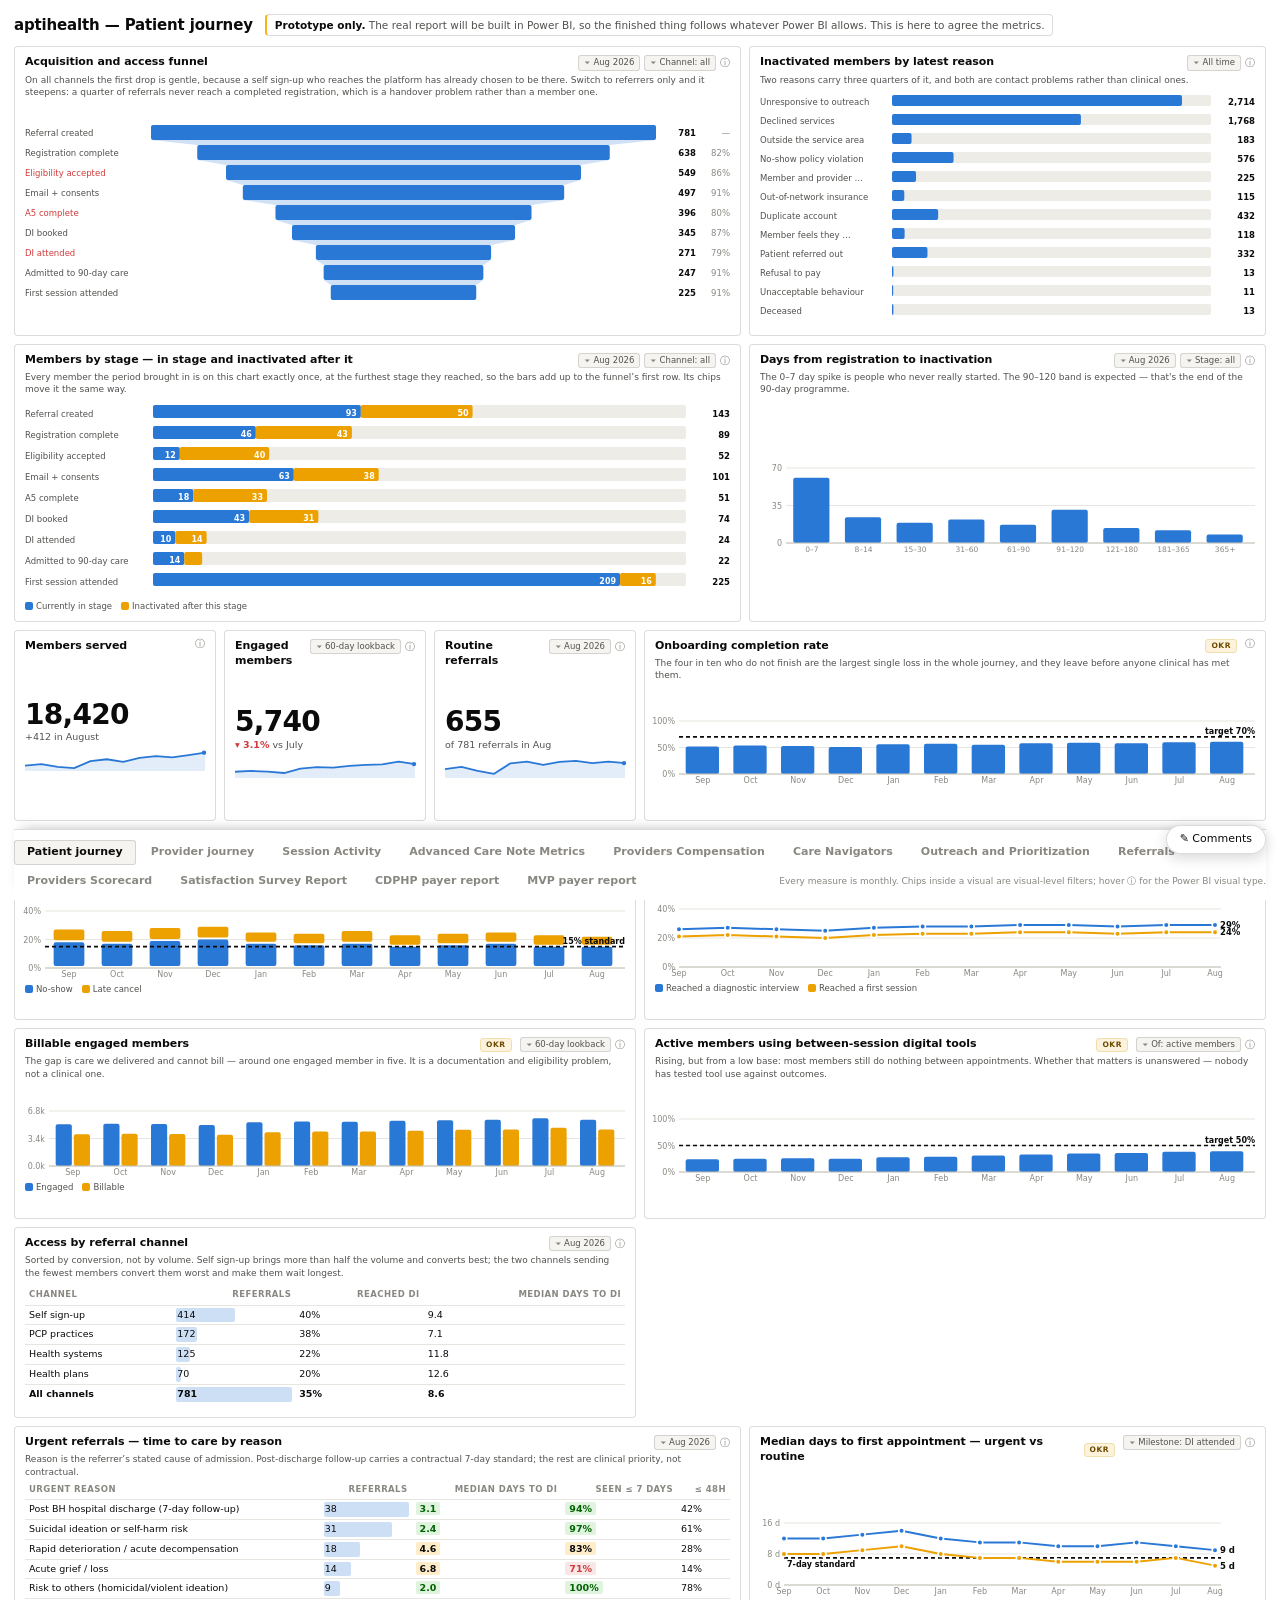
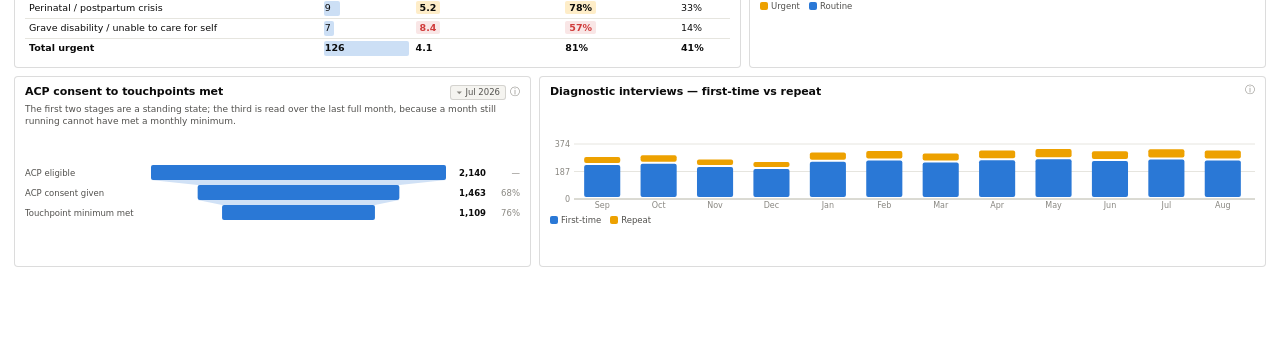
<file: reports/internal/patient-journey.html>
<!doctype html>
<html lang="en">
<head>
<meta charset="utf-8">
<meta name="viewport" content="width=device-width, initial-scale=1">
<title>aptihealth — Patient journey</title>
<!-- shared:css:start -->
<style>
  .root {
    color-scheme: light;
    --plane: #ffffff; --surface: #ffffff;
    --ink-1: #0b0b0b; --ink-2: #52514e; --ink-muted: #898781;
    --grid: #e6e5df; --baseline: #c3c2b7; --border: rgba(11, 11, 11, 0.14);
    --s1: #2a78d6; --s2: #eda100; --s3: #10457e; --s4: #f2cd6b; --s5: #7fa9d9;
    --good: #0ca30c; --warning: #fab219; --serious: #ec835a; --critical: #d03b3b;
    --success-text: #006300; --track: #eeece7; --chipbg: #f5f4f0;
  }

  body { margin: 0; background: #ffffff; }
  /* The page strip is sticky to the bottom of .root, so on a short page — MVP's
     empty pages, a narrow window — it would sit halfway up the screen. Making
     .root fill the viewport as a flex column and pushing .ptabs down with an
     auto top margin keeps the strip on the bottom edge whether the page
     scrolls or not. .root carries no bottom padding — the strip's own
     padding-bottom is the last gap, so bottom: 0 lands flush against the
     window instead of 8px short of it. */
  .root {
    font-family: system-ui, -apple-system, "Segoe UI", sans-serif;
    background: var(--plane); color: var(--ink-1);
    padding: 14px 14px 0; line-height: 1.35;
    box-sizing: border-box; min-height: 100vh;
    display: flex; flex-direction: column;
  }

  .rpthead { display: flex; align-items: center; gap: 12px; flex-wrap: wrap; margin-bottom: 10px; }
  .rpthead h1 { font-size: 15px; margin: 0; letter-spacing: -0.01em; }
  .rpthead .mock {
    font-size: 10.5px; color: var(--ink-2); border: 1px solid var(--border);
    border-left: 2px solid var(--warning); border-radius: 4px; padding: 3px 8px;
  }
  .rpthead .mock b { color: var(--ink-1); }
  .slicers { margin-left: auto; display: flex; gap: 5px; flex-wrap: wrap; align-items: center; }
  .slicers .lbl { font-size: 9px; color: var(--ink-muted); text-transform: uppercase; letter-spacing: 0.07em; font-weight: 650; }
  .sl {
    font-size: 10.5px; color: var(--ink-2); background: var(--chipbg);
    border: 1px solid var(--border); border-radius: 3px; padding: 3px 8px; white-space: nowrap;
  }
  .sl::after { content: " ▾"; color: var(--ink-muted); font-size: 8px; }
  .sl { cursor: pointer; user-select: none; }
  .sl:hover, .sl[data-open] { border-color: var(--ink-muted); color: var(--ink-1); }

  .page { display: none; grid-template-columns: repeat(12, minmax(0, 1fr)); gap: 8px; position: relative; }
  .page.on { display: grid; }

  .v {
    background: var(--surface); border: 1px solid var(--border); border-radius: 4px;
    padding: 8px 10px 9px; overflow: hidden; display: flex; flex-direction: column;
    position: relative;   /* review pins are placed inside the tile they belong to */
  }
  .vh { display: flex; align-items: flex-start; gap: 8px; flex-wrap: wrap; row-gap: 3px; }
  .ask {
    font-size: 7.5px; font-weight: 700; letter-spacing: 0.07em; text-transform: uppercase;
    color: #143a63; background: #e8eef6; border: 1px solid #c5d5e8;
    border-radius: 3px; padding: 1px 5px; white-space: nowrap; flex-shrink: 0; align-self: center;
  }
  /* Company OKR metric. Deliberately a different marker from .ask: "CDPHP asked" means the
     payer requested it and it must reach the payer report, which sync.py enforces. "OKR" means
     the business is measured on it, and carries no such obligation. */
  .okr {
    font-size: 7.5px; font-weight: 700; letter-spacing: 0.07em; text-transform: uppercase;
    color: #6b4a00; background: #fdf3dc; border: 1px solid #f0dfae;
    border-radius: 3px; padding: 1px 5px; white-space: nowrap; flex-shrink: 0; align-self: center;
  }
  .appx { font-size: 9.5px; color: var(--ink-1); margin: 2px 0 0; padding-left: 15px; }
  .appx li { padding: 2px 0; border-bottom: 1px solid var(--grid); }
  .appx li:last-child { border-bottom: 0; }
  .vh h4 { font-size: 11px; font-weight: 650; margin: 0; letter-spacing: -0.005em; flex: 1; }
  .vf { display: flex; align-items: center; gap: 4px; flex-shrink: 0; }
  .wf {
    font-size: 8.5px; color: var(--ink-2); background: var(--chipbg);
    border: 1px solid var(--border); border-radius: 3px; padding: 1px 5px; white-space: nowrap;
  }
  .wf::before { content: "⏷ "; color: var(--ink-muted); font-size: 7px; }
  .wf { cursor: pointer; user-select: none; }
  .wf:hover, .wf[data-open] { border-color: var(--ink-muted); color: var(--ink-1); }

  .dd {
    position: fixed; z-index: 70; display: none; min-width: 132px; max-width: 240px;
    max-height: 232px; overflow-y: auto; background: #ffffff; color: #0b0b0b;
    border: 1px solid rgba(11, 11, 11, 0.18); border-radius: 4px; padding: 3px;
    box-shadow: 0 6px 18px rgba(11, 11, 11, 0.14);
  }
  .dd.on { display: block; }
  .dd .ddh {
    font-size: 8px; color: #898781; text-transform: uppercase; letter-spacing: 0.07em;
    font-weight: 650; padding: 3px 6px 4px;
  }
  .dd button {
    appearance: none; border: 0; background: none; cursor: pointer; font: inherit; width: 100%;
    display: flex; align-items: center; gap: 6px; text-align: left;
    font-size: 10.5px; color: #0b0b0b; padding: 4px 6px; border-radius: 3px; white-space: nowrap;
  }
  .dd button:hover { background: #f5f4f0; }
  .dd button .tick { width: 9px; flex-shrink: 0; color: #2a78d6; font-size: 9px; }
  .dd button[aria-checked="true"] { font-weight: 650; }
  .i {
    appearance: none; border: 0; background: none; padding: 0; cursor: help;
    font: inherit; font-size: 10px; color: var(--ink-muted); line-height: 1;
  }
  .i:hover { color: var(--s1); }
  .info { font-size: 9px; color: var(--ink-2); margin: 3px 0 0; }
  .body { flex: 1; min-height: 0; display: flex; flex-direction: column; justify-content: center; padding-top: 6px; }

  .kpi .big { font-size: 28px; font-weight: 600; letter-spacing: -0.025em; line-height: 1.05; }
  .kpi .big small { font-size: 12px; font-weight: 500; color: var(--ink-2); letter-spacing: 0; }
  .kpi .sub { font-size: 9.5px; color: var(--ink-2); margin-top: 2px; }
  .kpi .sub .up { color: var(--success-text); font-weight: 650; }
  .kpi .sub .down { color: var(--critical); font-weight: 650; }
  .kpi .spark { margin-top: 5px; }

  .sm2 .big { font-size: 16px; font-weight: 600; letter-spacing: -0.02em; }
  .sm2 .row { display: flex; align-items: flex-end; justify-content: space-between; gap: 6px; }

  .ch { width: 100%; }
  .ch svg { display: block; width: 100%; height: auto; overflow: visible; }
  .lg { display: flex; gap: 9px; flex-wrap: wrap; font-size: 8.5px; color: var(--ink-2); margin-top: 4px; }
  .lg i { width: 8px; height: 8px; border-radius: 2px; display: inline-block; margin-right: 3px; vertical-align: -1px; }

  table.mx { width: 100%; border-collapse: collapse; font-size: 9.5px; font-variant-numeric: tabular-nums; }
  table.mx th {
    text-align: right; font-weight: 600; color: var(--ink-muted); font-size: 8.5px;
    text-transform: uppercase; letter-spacing: 0.05em; padding: 0 4px 4px; border-bottom: 1px solid var(--grid);
  }
  table.mx th:first-child, table.mx td:first-child { text-align: left; }
  table.mx td { padding: 3px 4px; border-bottom: 1px solid var(--grid); color: var(--ink-1); }
  table.mx tr:last-child td { border-bottom: 0; font-weight: 650; }
  /* A verbatim extract has no total row to bold, and its headers are column names. */
  table.mx.raw tr:last-child td { font-weight: 400; }
  table.mx.raw th { text-transform: none; letter-spacing: 0; }
  table.mx td.b { position: relative; }
  table.mx td.b .bar { position: absolute; inset: 2px auto 2px 3px; background: var(--s1); opacity: 0.24; border-radius: 2px; }
  table.mx td.b span { position: relative; }
  .cf { border-radius: 2px; padding: 1px 4px; font-weight: 650; }
  .cf.g { color: var(--success-text); background: color-mix(in srgb, var(--good) 13%, white); }
  .cf.w { color: var(--ink-1); background: color-mix(in srgb, var(--warning) 24%, white); }
  .cf.c { color: var(--critical); background: color-mix(in srgb, var(--critical) 13%, white); }

  .flags { display: flex; flex-direction: column; }
  .flags .f { display: grid; grid-template-columns: 11px 1fr auto auto; gap: 6px; align-items: center; font-size: 10px; padding: 4px 0; border-bottom: 1px solid var(--grid); }
  .flags .f:last-child { border-bottom: 0; }
  .flags .f .n { font-weight: 650; font-variant-numeric: tabular-nums; font-size: 11.5px; }
  .flags .f .mo { font-size: 8.5px; color: var(--ink-2); font-variant-numeric: tabular-nums; min-width: 40px; text-align: right; }
  .flags .f .t { color: var(--ink-2); }
  .flags .f .t b { color: var(--ink-1); font-weight: 600; }
  .flags .ico { font-size: 9px; text-align: center; }
  .g-good .ico { color: var(--good); } .g-warning .ico { color: var(--warning); }
  .g-serious .ico { color: var(--serious); } .g-critical .ico { color: var(--critical); }

  /* Section bands. The provider report reads top-down — providers, then efficiency, then
     supervision — and an invisible HTML comment does not tell a reader that. */
  .band { grid-column: 1 / -1; display: flex; align-items: baseline; gap: 9px; margin: 8px 0 -3px; }
  .band .t { font-size: 10px; font-weight: 700; text-transform: uppercase; letter-spacing: 0.09em; color: var(--ink-1); flex-shrink: 0; }
  .band .d { font-size: 9px; color: var(--ink-muted); }
  .band .r { flex: 1; border-top: 1px solid var(--border); min-width: 12px; }
  .page.on > .band:first-child { margin-top: 0; }

  /* Role groups — a headcount roll-up with no chart in it. The question is which licence
     sits under which role, and a bar cannot say that. Four columns, one per role. */
  .roles { display: grid; grid-template-columns: repeat(auto-fit, minmax(120px, 1fr)); gap: 8px; }
  .roles .rg { border-left: 2px solid var(--s1); padding-left: 7px; }
  .roles .rg.pr { border-left-color: var(--s2); }
  .roles .rg.ot { border-left-color: var(--s3); }
  .roles .rgh { display: flex; align-items: baseline; justify-content: space-between; gap: 6px; padding-bottom: 3px; border-bottom: 1px solid var(--grid); }
  .roles .rgh b { font-size: 10px; font-weight: 650; color: var(--ink-1); }
  .roles .rgh .n { font-size: 15px; font-weight: 600; letter-spacing: -0.02em; font-variant-numeric: tabular-nums; }
  .roles .rgs { font-size: 8.5px; color: var(--ink-muted); margin: 2px 0 3px; }
  .roles .rl { list-style: none; margin: 0; padding: 0; }
  .roles .rl li { display: flex; justify-content: space-between; gap: 6px; font-size: 9.5px; color: var(--ink-2); padding: 2px 0; border-bottom: 1px solid var(--grid); }
  .roles .rl li:last-child { border-bottom: 0; }
  .roles .rl li span { color: var(--ink-1); font-weight: 650; font-variant-numeric: tabular-nums; }
  .roles .rl li.none { color: var(--ink-muted); font-style: italic; }

  .gapnote { font-size: 8.5px; color: var(--critical); font-weight: 600; margin-top: 4px; }

  /* The report switcher stays on screen — these pages are long and it is the only
     way between reports. */
  .ptabs {
    display: flex; flex-wrap: wrap; gap: 2px; row-gap: 4px;
    margin-top: auto; padding-top: 10px; border-top: 1px solid var(--border);
    align-items: center;
    position: sticky; bottom: 0; z-index: 60;
    background: var(--plane); padding-bottom: 7px;
    box-shadow: 0 -6px 12px -8px rgba(11, 11, 11, 0.35);
  }
  .ptabs button {
    appearance: none; border: 1px solid transparent; background: none; cursor: pointer; font: inherit;
    font-size: 11px; font-weight: 550; color: var(--ink-muted); padding: 4px 12px; border-radius: 3px;
  }
  .ptabs button[aria-pressed="true"] { color: var(--ink-1); background: var(--chipbg); border-color: var(--border); }
  .ptabs button:hover { color: var(--ink-1); }
  .ptabs .hint { margin-left: auto; font-size: 9px; color: var(--ink-muted); }
  /* Separates the cross-report links from the page tabs of the report you are in.
     One report with several pages is what Power BI actually builds, so the strip
     has to show both without reading as one flat list of eight things. */
  .ptabs .sep { align-self: stretch; width: 1px; background: var(--border); margin: 2px 8px; }

  .tt {
    position: fixed; pointer-events: none; opacity: 0; transition: opacity .08s;
    background: #143a63; color: #ffffff; font-size: 10.5px;
    border: 1px solid #0d2743; box-shadow: 0 4px 14px rgba(11, 11, 11, 0.28);
    padding: 5px 8px; border-radius: 4px; z-index: 80; max-width: 250px; white-space: normal; line-height: 1.4;
  }

  .c2 { grid-column: span 2 } .c3 { grid-column: span 3 } .c4 { grid-column: span 4 }
  .c5 { grid-column: span 5 } .c6 { grid-column: span 6 } .c7 { grid-column: span 7 }
  .c8 { grid-column: span 8 } .c12 { grid-column: span 12 }
  .h1r { min-height: 96px } .h2r { min-height: 172px } .h3r { min-height: 208px }
  @media (max-width: 1000px) {
    .page.on { grid-template-columns: repeat(6, minmax(0, 1fr)); }
    .c7, .c8, .c12 { grid-column: span 6 } .c5 { grid-column: span 4 }
  }
  @media (max-width: 620px) {
    .page.on { grid-template-columns: repeat(2, minmax(0, 1fr)); }
    .c3, .c4, .c5, .c6, .c7, .c8, .c12 { grid-column: span 2 }
  }

  /* report-to-report navigation in the footer tab strip */
  .ptabs a {
    text-decoration: none; border: 1px solid transparent;
    font-size: 11px; font-weight: 550; color: var(--ink-muted); padding: 4px 12px; border-radius: 3px;
  }
  .ptabs a:hover { color: var(--ink-1); }
  .ptabs a[aria-current="page"] { color: var(--ink-1); background: var(--chipbg); border-color: var(--border); }

  /* ---- Review comments -----------------------------------------------------------
     How a reader asks for a change. Comment mode turns the report into a surface you
     can pin a note to: click a visual, type, and the note stays attached to that tile
     with a numbered pin. Every note collects in the panel on the right — one list for
     the whole report, plus the open count of the other reports, so nothing is left in
     somebody's head or in a message that does not say which tile it is about.

     Deliberately quiet: the pin is a small blue bubble, the panel is the same white and
     hairline borders as everything else, and with comment mode off the report looks
     exactly as it did. Blue, not red — a comment is a request, not a judgement. */

  .cbar { position: fixed; right: 14px; bottom: 46px; z-index: 76; display: flex; gap: 6px; }
  .cbar .ctog {
    appearance: none; font: inherit; font-size: 11px; cursor: pointer;
    display: flex; align-items: center; gap: 6px;
    background: #ffffff; color: var(--ink-1); border: 1px solid var(--border);
    border-radius: 18px; padding: 6px 13px; box-shadow: 0 4px 14px rgba(11, 11, 11, 0.16);
  }
  .cbar .ctog:hover { border-color: var(--ink-muted); }
  /* Out from behind the panel while it is open, so the button that closes comment mode
     is never hidden under the thing it opened. */
  .root.cpo .cbar { right: 352px; }
  .cbar .ctog[aria-pressed="true"] { background: var(--s1); border-color: var(--s1); color: #ffffff; }
  .cbar .ctog .cn {
    font-size: 9.5px; font-weight: 700; font-variant-numeric: tabular-nums;
    background: var(--s1); color: #ffffff; border-radius: 9px; padding: 0 5px; min-width: 15px; text-align: center;
  }
  .cbar .ctog[aria-pressed="true"] .cn { background: #ffffff; color: var(--s1); }

  /* Comment mode. The whole report becomes clickable, so the cursor has to say so and
     the tile under the pointer has to show which target the click will attach to. */
  .root.cmt .page { cursor: crosshair; }
  .root.cmt .v:hover { box-shadow: inset 0 0 0 1.5px var(--s1); }
  .root.cpo { padding-right: 340px; }   /* the panel moves the report over rather than covering it */

  .cpin {
    position: absolute; z-index: 40; min-width: 17px; height: 17px; padding: 0 4px;
    display: none; align-items: center; justify-content: center;
    font-size: 9.5px; font-weight: 700; font-variant-numeric: tabular-nums;
    color: #ffffff; background: var(--s1); border: 1.5px solid #ffffff;
    border-radius: 9px 9px 9px 2px; box-shadow: 0 2px 6px rgba(11, 11, 11, 0.3);
    cursor: pointer; transform: translate(-2px, -2px);
  }
  .root.cmt .cpin, .root.cpo .cpin, .root.cpins .cpin { display: flex; }
  .cpin.res { background: var(--ink-muted); }
  .cpin.sel { outline: 2px solid var(--s1); outline-offset: 2px; }
  .v.cflash { box-shadow: inset 0 0 0 2px var(--s1); }

  /* The composer, and the same popover reused to read a thread. */
  .cpop {
    position: fixed; z-index: 79; display: none; width: 274px; background: #ffffff;
    border: 1px solid rgba(11, 11, 11, 0.18); border-radius: 5px; padding: 9px;
    box-shadow: 0 8px 22px rgba(11, 11, 11, 0.18);
  }
  .cpop.on { display: block; }
  .cpop .tgt {
    font-size: 8.5px; color: var(--ink-muted); margin-bottom: 5px;
    overflow: hidden; text-overflow: ellipsis; white-space: nowrap;
  }
  .cpop .tgt b { color: var(--ink-2); font-weight: 650; }
  .cpop textarea, .cpop input {
    width: 100%; box-sizing: border-box; font: inherit; font-size: 10.5px; color: var(--ink-1);
    background: #ffffff; border: 1px solid var(--border); border-radius: 3px; padding: 5px 6px;
  }
  .cpop textarea { min-height: 62px; resize: vertical; line-height: 1.4; }
  .cpop input { margin-bottom: 5px; }
  .cpop .act { display: flex; align-items: center; gap: 6px; margin-top: 6px; }
  .cpop .hint { font-size: 8.5px; color: var(--ink-muted); margin-right: auto; }

  .cb {
    appearance: none; font: inherit; font-size: 10px; cursor: pointer;
    border: 1px solid var(--border); background: var(--chipbg); color: var(--ink-1);
    border-radius: 3px; padding: 3px 9px;
  }
  .cb:hover { border-color: var(--ink-muted); }
  .cb.p { background: var(--s1); border-color: var(--s1); color: #ffffff; }
  .cb.q { border-color: transparent; background: none; color: var(--ink-muted); padding: 3px 4px; }
  .cb.q:hover { color: var(--ink-1); }
  .cb[disabled] { opacity: 0.45; cursor: default; }

  .cpan {
    position: fixed; top: 0; right: 0; bottom: 0; width: 326px; z-index: 77; display: none;
    background: #ffffff; border-left: 1px solid var(--border);
    box-shadow: -10px 0 26px rgba(11, 11, 11, 0.1);
    padding: 11px 12px 16px; overflow-y: auto;
  }
  .cpan.on { display: block; }
  .cpan .ph { display: flex; align-items: center; gap: 8px; }
  .cpan .ph h3 { font-size: 10px; font-weight: 700; text-transform: uppercase; letter-spacing: 0.09em; margin: 0; }
  .cpan .ph .n { font-size: 9.5px; color: var(--ink-muted); font-variant-numeric: tabular-nums; }
  .cpan .ph .cb.q { margin-left: auto; font-size: 13px; line-height: 1; }
  .cpan .sub { font-size: 9px; color: var(--ink-muted); margin: 2px 0 8px; }
  .cpan .opt { display: flex; align-items: center; gap: 5px; font-size: 9px; color: var(--ink-2); margin: 7px 0 3px; }
  .cpan .opt input { margin: 0; }

  .cit { border-top: 1px solid var(--grid); padding: 8px 0 9px; cursor: pointer; }
  .cit:hover { background: #fbfbf9; }
  .cit .hd { display: flex; align-items: center; gap: 6px; }
  .cit .av {
    width: 16px; height: 16px; border-radius: 50%; background: var(--s1); color: #ffffff;
    font-size: 8.5px; font-weight: 700; display: flex; align-items: center; justify-content: center; flex-shrink: 0;
  }
  .cit .num { font-size: 9px; color: var(--ink-muted); font-variant-numeric: tabular-nums; min-width: 12px; }
  .cit .who { font-size: 10px; font-weight: 650; color: var(--ink-1); }
  .cit .at { font-size: 8.5px; color: var(--ink-muted); margin-left: auto; }
  .cit .txt { font-size: 10.5px; color: var(--ink-1); white-space: pre-wrap; margin: 4px 0 0; line-height: 1.4; }
  .cit .tgt { font-size: 8.5px; color: var(--ink-muted); margin-top: 4px; }
  .cit .tgt b { color: var(--ink-2); font-weight: 650; }
  .cit .off { color: var(--s1); }
  .cit .rep { font-size: 10px; color: var(--ink-2); border-left: 2px solid var(--grid); padding: 3px 0 3px 7px; margin-top: 5px; white-space: pre-wrap; }
  .cit .rep b { color: var(--ink-1); font-weight: 650; }
  .cit .act { display: flex; gap: 4px; margin-top: 6px; }
  .cit.done .txt, .cit.done .who { color: var(--ink-muted); }
  .cpan .none { font-size: 10px; color: var(--ink-muted); padding: 10px 0; line-height: 1.5; }

  .cpan .sect {
    font-size: 9px; font-weight: 700; text-transform: uppercase; letter-spacing: 0.08em;
    color: var(--ink-muted); margin: 14px 0 2px;
  }
  .cpan .doc {
    display: flex; align-items: baseline; gap: 8px; font-size: 10px; color: var(--ink-2);
    text-decoration: none; padding: 4px 0; border-top: 1px solid var(--grid);
  }
  .cpan .doc:hover { color: var(--ink-1); }
  .cpan .doc .n { margin-left: auto; font-size: 9px; color: var(--ink-muted); font-variant-numeric: tabular-nums; }
  .cpan .foot { margin-top: 14px; border-top: 1px solid var(--border); padding-top: 8px; }
  .cpan .foot .who { display: flex; align-items: center; gap: 5px; }
  .cpan .foot input {
    flex: 1; font: inherit; font-size: 10px; color: var(--ink-1); background: #ffffff;
    border: 1px solid var(--border); border-radius: 3px; padding: 3px 6px;
  }
  .cpan .foot .note { font-size: 8.5px; color: var(--ink-muted); margin-top: 6px; line-height: 1.45; }
  .cpan .foot .exp { display: flex; gap: 4px; margin-top: 7px; flex-wrap: wrap; }
  .cpan .foot .exp a { text-decoration: none; }

  @media (max-width: 760px) {
    .cpan { width: 100%; }
    .root.cpo { padding-right: 14px; }
  }
</style>
<!-- shared:css:end -->
</head>
<body>

<div class="root">
  <div class="rpthead">
    <h1>aptihealth &mdash; Patient journey</h1>
    <span class="mock"><b>Prototype only.</b> The real report will be built in Power BI, so the finished thing follows whatever Power BI allows. This is here to agree the metrics.</span>
  </div>

  <div class="page on" id="pg-patient">
    <div class="v c7 h3r">
      <div class="vh"><h4>Acquisition and access funnel</h4>
        <div class="vf"><span class="wf">Aug 2026</span><span class="wf" data-opts="Channel: all|Channel: referrers only|Channel: self sign-up" data-head="Referral channel">Channel: all</span><button class="i" data-tip="Power BI: funnel. Both chips filter this visual for real — pick a month to see that month, or all months for the year. The channel chip switches between everyone, the members a referrer sent, and the members who arrived on their own. A self sign-up has no referral to create, so on that selection the first stage is empty and the funnel starts a row down; the two are comparable from registration complete downwards. Stages in red have a named drop reason on hover.">&#9432;</button></div>
      </div>
      <p class="info">On all channels the first drop is gentle, because a self sign-up who reaches the platform has already chosen to be there. Switch to referrers only and it steepens: a quarter of referrals never reach a completed registration, which is a handover problem rather than a member one.</p>
      <div class="body"><div class="ch" id="c-funnel"></div></div>
    </div>

    <div class="v c5 h3r">
      <div class="vh"><h4>Inactivated members by latest reason</h4>
        <div class="vf"><span class="wf">All time</span><button class="i" data-tip="Power BI: clustered bar chart. Members grouped by the last inactivation reason recorded on the account. An account can carry several reasons over its life; only the most recent one counts here, so the rows do not add up to every reason ever given.">&#9432;</button></div>
      </div>
      <p class="info">Two reasons carry three quarters of it, and both are contact problems rather than clinical ones.</p>
      <div class="body"><div class="ch" id="c-inact-reason"></div>
      </div>
    </div>

    <div class="v c7 h3r">
      <div class="vh"><h4>Members by stage &mdash; in stage and inactivated after it</h4>
        <div class="vf"><span class="wf">Aug 2026</span><span class="wf" data-opts="Channel: all|Channel: referrers only|Channel: self sign-up" data-head="Referral channel">Channel: all</span><button class="i" data-tip="Power BI: stacked bar chart. The same stages as the two acquisition funnels, and the same month, read a different way: a funnel counts everyone who reached a stage, this counts where they stopped. Both channels are in here together. Each member appears once, at the furthest stage they reached, split into still sitting there and inactivated after it. Both series are member counts, so one bar and one axis.">&#9432;</button></div>
      </div>
      <p class="info">Every member the period brought in is on this chart exactly once, at the furthest stage they reached, so the bars add up to the funnel’s first row. Its chips move it the same way.</p>
      <div class="body"><div class="ch" id="c-stagebars"></div>
        <div class="lg">
          <span><i style="background:var(--s1)"></i>Currently in stage</span>
          <span><i style="background:var(--s2)"></i>Inactivated after this stage</span>
        </div>
      </div>
    </div>

    <div class="v c5 h2r">
      <div class="vh"><h4>Days from registration to inactivation</h4>
        <div class="vf"><span class="wf">Aug 2026</span><span class="wf">Stage: all</span><button class="i" data-tip="Power BI: clustered column chart used as a histogram (bucketed days as the axis). Buckets come from a DAX calculated column, not from the visual — Power BI cannot bin a measure.">ⓘ</button></div>
      </div>
      <p class="info">The 0–7 day spike is people who never really started. The 90–120 band is expected — that's the end of the 90-day programme.</p>
      <div class="body"><div class="ch" id="c-inact-days"></div>
      </div>
    </div>

    <div class="v kpi c2 h1r">
      <div class="vh"><h4>Members served</h4>
        <div class="vf"><button class="i" data-tip="Power BI: card + line. All-time distinct members with a completed DI. There is no payer slicer on this report any more, so this counts every member, not a payer cut. The line is new members per month.">ⓘ</button></div>
      </div>
      <div class="body">
        <div class="big">18,420</div>
        <div class="sub">+412 in August</div>
        <div class="spark ch" id="k-served"></div>
      </div>
    </div>

    <div class="v kpi c2 h1r">
      <div class="vh"><h4>Engaged members</h4>
        <div class="vf"><span class="wf">60-day lookback</span><button class="i" data-tip="Power BI: KPI + line. The chip switches between the 60-day billing lookback and a strict in-month count — the two differ by roughly 8%.">ⓘ</button></div>
      </div>
      <div class="body">
        <div class="big">5,740</div>
        <div class="sub"><span class="down">▾ 3.1%</span> vs July</div>
        <div class="spark ch" id="k-engaged"></div>
      </div>
    </div>

    <div class="v kpi c2 h1r">
      <div class="vh"><h4>Routine referrals</h4>
        <div class="vf"><span class="wf">Aug 2026</span><button class="i" data-tip="Power BI: card + line. Routine referrals created in the month on the chip — every referral not flagged urgent. The line is the same count across the previous twelve months.">&#9432;</button></div>
      </div>
      <div class="body">
        <div class="big">655</div>
        <div class="sub">of 781 referrals in August</div>
        <div class="spark ch" id="k-routine"></div>
      </div>
    </div>

    <div class="v c6 h2r">
      <div class="vh"><h4>Onboarding completion rate</h4><span class="okr">OKR</span>
        <div class="vf"><button class="i" data-tip="Power BI: clustered column with a constant line for target. Of the members who completed registration in the month, the share who finished the rest of onboarding &mdash; eligibility, email and consents, and the A5 assessment. It is the middle of the funnel expressed as one rate, so it can be trended and given a target. No channel chip: the two channels run within a point of each other through this stretch, so splitting it would dress a rounding difference up as a finding.">&#9432;</button></div>
      </div>
      <p class="info">The four in ten who do not finish are the largest single loss in the whole journey, and they leave before anyone clinical has met them.</p>
      <div class="body"><div class="ch" id="c-onboard"></div></div>
    </div>

    <div class="v c6 h2r">
      <div class="vh"><h4>First-appointment no-show and late cancel</h4><span class="okr">OKR</span>
        <div class="vf"><span class="wf">Milestone: DI attended</span><button class="i" data-tip="Power BI: stacked column chart, two series, both shares of first appointments booked for the month, so one axis and the constant line at 15% applies to the total. A no-show is a member who simply did not attend; a late cancel is one who cancelled inside the notice period. Both lose the slot, which is why the standard is set against the total &mdash; but only one of them is reachable by a reminder, so they are worth seeing apart. The milestone chip switches between the DI and the first therapy session.">&#9432;</button></div>
      </div>
      <p class="info">Counted against the month the appointment was booked for, not the month it was booked in, so a slot lost in August lands in August. Late cancels are a third of the loss and have barely moved; the improvement is all in no-shows.</p>
      <div class="body"><div class="ch" id="c-noshow"></div>
        <div class="lg"><span><i style="background:var(--s1)"></i>No-show</span><span><i style="background:var(--s2)"></i>Late cancel</span></div>
      </div>
    </div>

    <div class="v c6 h2r">
      <div class="vh"><h4>Referral to first appointment conversion rate</h4><span class="okr">OKR</span>
        <div class="vf"><button class="i" data-tip="Power BI: line chart, two series, both shares of referrals created in the month, so one axis. End to end: of every referral that arrives, the share that reaches a diagnostic interview and the share that reaches a first therapy session. The funnel above takes this apart stage by stage; this is the one number the funnel does not state, trended, so it can carry a target.">&#9432;</button></div>
      </div>
      <p class="info">Dated by the month the referral arrived, so the last two months are still filling and will rise. The gap between the two lines is the members who attend an assessment and never start care.</p>
      <div class="body"><div class="ch" id="c-refconv"></div>
        <div class="lg"><span><i style="background:var(--s1)"></i>Reached a diagnostic interview</span><span><i style="background:var(--s2)"></i>Reached a first session</span></div>
      </div>
    </div>

    <div class="v c6 h2r">
      <div class="vh"><h4>Billable engaged members</h4><span class="okr">OKR</span>
        <div class="vf"><span class="wf">60-day lookback</span><button class="i" data-tip="Power BI: clustered column chart. Both series are member counts, so one axis &mdash; the billable share is the ratio of the two bars and sits in the tooltip rather than on a second axis. Engaged is the same measure as the engaged members card and inherits the same chip. Billable is the subset whose care that month can actually be invoiced: eligibility good on the date of service, the session note signed, and co-signed where the clinician needs one.">&#9432;</button></div>
      </div>
      <p class="info">The gap is care we delivered and cannot bill &mdash; around one engaged member in five. It is a documentation and eligibility problem, not a clinical one.</p>
      <div class="body"><div class="ch" id="c-billable"></div>
        <div class="lg"><span><i style="background:var(--s1)"></i>Engaged</span><span><i style="background:var(--s2)"></i>Billable</span></div>
      </div>
    </div>

    <div class="v c6 h2r">
      <div class="vh"><h4>Active members using between-session digital tools</h4><span class="okr">OKR</span>
        <div class="vf"><span class="wf">Of: active members</span><button class="i" data-tip="Power BI: clustered column with a constant line for target. Share of active members who used a between-session tool in the platform at least once that month &mdash; the guided content, exercises and check-ins a member does on their own between appointments. It is the only measure on this page about care that happens without a clinician in the room.">&#9432;</button></div>
      </div>
      <p class="info">Rising, but from a low base: most members still do nothing between appointments. Whether that matters is unanswered &mdash; nobody has tested tool use against outcomes.</p>
      <div class="body"><div class="ch" id="c-digital"></div>
      </div>
    </div>

    <div class="v c6 h2r">
      <div class="vh"><h4>Access by referral channel</h4>
        <div class="vf"><span class="wf">Aug 2026</span><button class="i" data-tip="Power BI: matrix with a data bar on the volume column. Sorted by the share reaching a diagnostic interview, best first, so the ranking is the message rather than the colours. The bar is a share of all referrals in the month. Put month on columns for a trended view.">ⓘ</button></div>
      </div>
      <p class="info">Sorted by conversion, not by volume. Self sign-up brings more than half the volume and converts best; the two channels sending the fewest members convert them worst and make them wait longest.</p>
      <div class="body" id="c-mx-chan"></div>
    </div>

    <div class="v c7 h3r">
      <div class="vh"><h4>Urgent referrals &mdash; time to care by reason</h4>
        <div class="vf"><span class="wf">Aug 2026</span><button class="i" data-tip="Power BI: matrix with data bars and conditional formatting. Volume, median days to DI attended, and the share seen within 7 days, per urgent reason.">&#9432;</button></div>
      </div>
      <p class="info">Reason is the referrer&rsquo;s stated cause of admission. Post-discharge follow-up carries a contractual 7-day standard; the rest are clinical priority, not contractual.</p>
      <div class="body" id="u-mx"></div>
    </div>

    <div class="v c5 h2r">
      <div class="vh"><h4>Median days to first appointment &mdash; urgent vs routine</h4><span class="okr">OKR</span>
        <div class="vf"><span class="wf">Milestone: DI attended</span><button class="i" data-tip="Power BI: line chart, two series, in days, with a constant line at 7 days. Day 0 is the date the referral was received, not the date the member registered &mdash; a member who takes a fortnight to register carries that fortnight into this measure. The milestone chip switches between DI scheduled, DI attended and first therapy session, so this is the referral-to-first-appointment median at whichever milestone counts as the first appointment.">&#9432;</button></div>
      </div>
      <div class="body"><div class="ch" id="u-days"></div>
        <div class="lg"><span><i style="background:var(--s2)"></i>Urgent</span><span><i style="background:var(--s1)"></i>Routine</span></div>
      </div>
    </div>

    <div class="v c5 h2r">
      <div class="vh"><h4>ACP consent to touchpoints met</h4>
        <div class="vf"><span class="wf">Jul 2026</span><button class="i" data-tip="Power BI: funnel. Three stages of the advanced care planning path: members eligible, members who gave consent, and members whose touchpoints met the contractual minimum. Each stage is a member count, so one funnel rather than three cards.">&#9432;</button></div>
      </div>
      <p class="info">The first two stages are a standing state; the third is read over the last full month, because a month still running cannot have met a monthly minimum.</p>
      <div class="body"><div class="ch" id="c-acp-funnel"></div>
      </div>
    </div>

    <div class="v c7 h2r">
      <div class="vh"><h4>Diagnostic interviews &mdash; first-time vs repeat</h4>
        <div class="vf"><button class="i" data-tip="Power BI: stacked column chart. Both series are DI counts, so one axis. Repeat means a member who had a completed DI before this one.">&#9432;</button></div>
      </div>
      <div class="body"><div class="ch" id="x-direpeat"></div>
        <div class="lg"><span><i style="background:var(--s1)"></i>First-time</span><span><i style="background:var(--s2)"></i>Repeat</span></div>
      </div>
    </div>
  </div>

  <div class="ptabs" role="group" aria-label="Reports">
    <a href="../internal/patient-journey.html" aria-current="page">Patient journey</a>
    <a href="../internal/provider-journey.html">Provider journey</a>
    <a href="../internal/session-activity.html">Session Activity</a>
    <a href="../internal/advanced-care-note-metrics.html">Advanced Care Note Metrics</a>
    <a href="../internal/providers-compensation.html">Providers Compensation</a>
    <a href="../internal/care-navigators.html">Care Navigators</a>
    <a href="../internal/outreach-and-prioritization.html">Outreach and Prioritization</a>
    <a href="../internal/referrals.html">Referrals</a>
    <a href="../internal/providers-scorecard.html">Providers Scorecard</a>
    <a href="../internal/satisfaction-survey-report.html">Satisfaction Survey Report</a>
    <a href="../external/cdphp.html">CDPHP payer report</a>
    <a href="../external/mvp.html">MVP payer report</a>
    <span class="hint">Every measure is monthly. Chips inside a visual are visual-level filters; hover &#9432; for the Power BI visual type.</span>
  </div>

  <div class="dd" id="dd" role="listbox"></div>
  <div class="tt" id="tt"></div>
</div>

<!-- shared:js:start -->
<script>
/* Shared chart builders and page behaviour for every report in this repo.
   Loaded by each report page; the report then calls APTI.render() with its own data.
   Changing a builder here changes every report — that is the point of the file. */
(function (g) {
  var MO = ["Sep","Oct","Nov","Dec","Jan","Feb","Mar","Apr","May","Jun","Jul","Aug"];
  var NS = "http://www.w3.org/2000/svg";

  function el(t, a) { var e = document.createElementNS(NS, t); for (var k in a) e.setAttribute(k, a[k]); return e; }
  function svg(w, h) { var s = el("svg", { viewBox: "0 0 " + w + " " + h }); s.style.height = h + "px"; return s; }
  function txt(s, x, y, o) {
    o = o || {};
    var t = el("text", { x: x, y: y, "font-size": o.fs || 8, fill: o.fill || "var(--ink-muted)",
      "text-anchor": o.anchor || "start", "font-weight": o.w || 400 });
    t.textContent = s; return t;
  }
  function tip(n, s) { n.setAttribute("data-tip", s); }

  function columns(id, opt) {
    var host = document.getElementById(id); if (!host) return;
    var W = Math.max(host.clientWidth || 460, 240), H = opt.h || 80;
    var pl = opt.pl == null ? 24 : opt.pl, pb = opt.pb || 12, pt = 9, s = svg(W, H);
    var max = opt.max;
    if (!max) {
      if (opt.stacked && !opt.pct) {
        max = 0;
        for (var q = 0; q < opt.labels.length; q++) {
          var tt2 = opt.series.reduce(function (a, sr) { return a + sr.values[q]; }, 0);
          if (tt2 > max) max = tt2;
        }
        max = max * 1.1;
      } else {
        max = Math.max.apply(null, [].concat.apply([], opt.series.map(function (x) { return x.values; }))) * 1.15;
      }
    }
    var n = opt.labels.length, bw = (W - pl - 4) / n;
    [0, 0.5, 1].forEach(function (f) {
      var y = pt + (H - pt - pb) * (1 - f);
      s.appendChild(el("line", { x1: pl, x2: W, y1: y, y2: y, stroke: "var(--grid)" }));
      s.appendChild(txt(opt.fmt ? opt.fmt(max * f) : Math.round(max * f), pl - 4, y + 3, { anchor: "end" }));
    });
    opt.labels.forEach(function (lb, i) {
      var x0 = pl + i * bw;
      if (opt.stacked) {
        var acc = 0, tot = opt.series.reduce(function (a, sr) { return a + sr.values[i]; }, 0);
        opt.series.forEach(function (sr) {
          var v = sr.values[i], hh = (H - pt - pb) * (v / (opt.pct ? tot : max));
          var r = el("rect", { x: x0 + bw * 0.18, y: H - pb - acc - hh, width: bw * 0.64,
            height: Math.max(hh - 2, 1), rx: 2, fill: sr.color });
          tip(r, lb + " · " + sr.name + ": " + v + (opt.unit || ""));
          s.appendChild(r); acc += hh;
        });
      } else {
        var k = opt.series.length, iw = (bw * 0.72) / k;
        opt.series.forEach(function (sr, j) {
          var v = sr.values[i], hh = (H - pt - pb) * (v / max);
          var r = el("rect", { x: x0 + bw * 0.14 + j * (iw + 1), y: H - pb - hh, width: iw - 1,
            height: Math.max(hh, 1), rx: 2, fill: sr.color });
          tip(r, lb + " · " + sr.name + ": " + v + (opt.unit || ""));
          s.appendChild(r);
        });
      }
      var lab = txt(lb, x0 + bw / 2, H - 3, { anchor: "middle", fs: opt.xfs || 8 });
      s.appendChild(lab);
    });
    if (opt.rule != null) {
      var ry = pt + (H - pt - pb) * (1 - opt.rule / max);
      s.appendChild(el("line", { x1: pl, x2: W, y1: ry, y2: ry, stroke: "var(--ink-1)", "stroke-width": 1.6, "stroke-dasharray": "4 3" }));
      s.appendChild(txt(opt.ruleLabel || ("target " + opt.rule), W, ry - 3, { anchor: "end", fs: 8, fill: "var(--ink-1)", w: 650 }));
    }
    s.appendChild(el("line", { x1: pl, x2: W, y1: H - pb, y2: H - pb, stroke: "var(--baseline)" }));
    host.appendChild(s);
  }

  function lines(id, opt) {
    var host = document.getElementById(id); if (!host) return;
    var W = Math.max(host.clientWidth || 460, 260), H = opt.h || 84, pl = 24, pb = 12, pt = 8, s = svg(W, H);
    var max = opt.max || 100, n = opt.labels.length, step = (W - pl - 40) / (n - 1);
    var U = opt.unit == null ? "%" : opt.unit;
    [0, 0.5, 1].forEach(function (f) {
      var y = pt + (H - pt - pb) * (1 - f);
      s.appendChild(el("line", { x1: pl, x2: W - 34, y1: y, y2: y, stroke: "var(--grid)" }));
      s.appendChild(txt(Math.round(max * f) + U, pl - 4, y + 3, { anchor: "end" }));
    });
    if (opt.rule != null) {
      var ry = pt + (H - pt - pb) * (1 - opt.rule / max);
      s.appendChild(el("line", { x1: pl, x2: W - 34, y1: ry, y2: ry, stroke: "var(--ink-1)", "stroke-width": 1.6, "stroke-dasharray": "4 3" }));
      s.appendChild(txt(opt.ruleLabel || "", pl + 3, ry + 9, { anchor: "start", fs: 8, fill: "var(--ink-1)", w: 650 }));
    }
    opt.series.forEach(function (sr) {
      var pts = sr.values.map(function (v, i) { return [pl + i * step, pt + (H - pt - pb) * (1 - v / max)]; });
      s.appendChild(el("path", { d: "M" + pts.map(function (p) { return p[0] + "," + p[1]; }).join("L"),
        fill: "none", stroke: sr.color, "stroke-width": 2, "stroke-linejoin": "round" }));
      pts.forEach(function (p, i) {
        var c = el("circle", { cx: p[0], cy: p[1], r: 2.8, fill: sr.color, stroke: "#fff", "stroke-width": 1.6 });
        tip(c, opt.labels[i] + " · " + sr.name + ": " + sr.values[i] + U); s.appendChild(c);
      });
      var lp = pts[pts.length - 1];
      s.appendChild(txt(sr.values[sr.values.length - 1] + U, lp[0] + 5, lp[1] + 3, { fs: 8.5, fill: "var(--ink-1)", w: 650 }));
    });
    opt.labels.forEach(function (lb, i) { s.appendChild(txt(lb, pl + i * step, H - 3, { anchor: "middle" })); });
    s.appendChild(el("line", { x1: pl, x2: W - 34, y1: H - pb, y2: H - pb, stroke: "var(--baseline)" }));
    host.appendChild(s);
  }

  function bars(id, opt) {
    var host = document.getElementById(id); if (!host) return;
    var rows = opt.rows, lw = opt.lw || 88, rh = opt.rh || 18;
    var W = Math.max(host.clientWidth || 320, 240), H = rows.length * rh + 6, s = svg(W, H);
    var max = opt.max || Math.max.apply(null, rows.map(function (r) { return Math.max(r.value, r.target || 0); })) * 1.18;
    var aw = W - lw - 44;
    if (opt.rule != null) {
      var rx = lw + aw * (opt.rule / max);
      s.appendChild(el("line", { x1: rx, x2: rx, y1: 0, y2: H - 2, stroke: "var(--ink-1)", "stroke-width": 1.6 }));
    }
    rows.forEach(function (r, i) {
      var y = i * rh + 3, bh = rh - 8;
      s.appendChild(txt(r.label, 0, y + bh - 1, { fill: "var(--ink-2)", fs: 8.5 }));
      s.appendChild(el("rect", { x: lw, y: y, width: aw, height: bh, rx: 2, fill: "var(--track)" }));
      /* A row with segments is a stacked bar: the parts share the row's total and are
         drawn end to end. Without segments the row is a single bar, as before. */
      if (r.segments) {
        var acc = 0;
        r.segments.forEach(function (sg) {
          var sw = Math.max(aw * (sg.value / max), 1);
          var sb = el("rect", { x: lw + acc, y: y, width: sw, height: bh, rx: 2, fill: sg.color });
          tip(sb, r.label + " · " + sg.name + ": " + sg.value.toLocaleString());
          s.appendChild(sb);
          if (sw > 22) {
            s.appendChild(txt(sg.value.toLocaleString(), lw + acc + sw - 4, y + bh - 2,
              { anchor: "end", fill: "#ffffff", fs: 8, w: 650 }));
          }
          acc += sw;
        });
        s.appendChild(txt(r.fmt || r.value, W, y + bh - 1, { anchor: "end", fill: "var(--ink-1)", fs: 8.5, w: 650 }));
        return;
      }
      var b = el("rect", { x: lw, y: y, width: Math.max(aw * (r.value / max), 1), height: bh, rx: 2, fill: r.color || "var(--s1)" });
      tip(b, r.label + ": " + (r.fmt || r.value)); s.appendChild(b);
      if (r.target) {
        var tx = lw + aw * (r.target / max);
        s.appendChild(el("line", { x1: tx, x2: tx, y1: y - 1, y2: y + bh + 1, stroke: "var(--ink-1)", "stroke-width": 2 }));
      }
      s.appendChild(txt(r.fmt || r.value, W, y + bh - 1, { anchor: "end", fill: "var(--ink-1)", fs: 8.5, w: 650 }));
    });
    host.appendChild(s);
  }

  /* Centred, tapering funnel: every stage is a bar centred on the same axis and
     scaled against the first stage, with the drop between stages drawn as the
     sloping shoulder. Values and stage-to-stage conversion sit in the right gutter
     so they stay aligned however narrow the bars get. */
  function funnel(id, rows) {
    var host = document.getElementById(id); if (!host) return;
    var rh = 20, bh = 15, W = Math.max(host.clientWidth || 400, 260);
    var H = rows.length * rh + 4, s = svg(W, H);
    var lw = 126, aw = W - lw - 74, cx = lw + aw / 2;
    /* A stage can be empty — a self sign-up has no referral to create — so the scale
       comes from the first stage that has a value, and the empty row draws as a rule. */
    var max = 0;
    rows.forEach(function (r) { if (r.value != null && r.value > max) max = r.value; });
    var wid = rows.map(function (r) { return r.value == null ? 0 : Math.max(aw * (r.value / max), 2); });

    rows.forEach(function (r, i) {
      var y = i * rh + 2;
      if (r.value == null) {
        s.appendChild(txt(r.label, 0, y + bh - 4, { fill: "var(--ink-muted)", fs: 8.5 }));
        s.appendChild(el("line", { x1: cx - 14, x2: cx + 14, y1: y + bh / 2, y2: y + bh / 2,
          stroke: "var(--baseline)", "stroke-width": 1.4 }));
        var em = el("rect", { x: cx - 16, y: y, width: 32, height: bh, fill: "transparent" });
        tip(em, r.label + ": " + (r.emptyTxt || "no such stage for this selection"));
        s.appendChild(em);
        s.appendChild(txt("—", W - 34, y + bh - 4, { anchor: "end", fill: "var(--ink-muted)", fs: 8.5 }));
        return;
      }
      if (i < rows.length - 1 && rows[i + 1].value != null) {
        var pts = [
          [cx - wid[i] / 2, y + bh], [cx + wid[i] / 2, y + bh],
          [cx + wid[i + 1] / 2, y + rh], [cx - wid[i + 1] / 2, y + rh]
        ];
        s.appendChild(el("polygon", {
          points: pts.map(function (q) { return q[0] + "," + q[1]; }).join(" "),
          fill: "var(--s1)", opacity: 0.22
        }));
      }
      s.appendChild(txt(r.label, 0, y + bh - 4, { fill: r.leak ? "var(--critical)" : "var(--ink-2)", fs: 8.5 }));
      var b = el("rect", { x: cx - wid[i] / 2, y: y, width: wid[i], height: bh, rx: 2, fill: "var(--s1)" });
      tip(b, r.label + ": " + r.value.toLocaleString() + (r.conv ? " · " + r.conv + " of prior stage" : "") + (r.leakTxt ? " · leak: " + r.leakTxt : ""));
      s.appendChild(b);
      s.appendChild(txt(r.value.toLocaleString(), W - 34, y + bh - 4, { anchor: "end", fill: "var(--ink-1)", fs: 8.5, w: 650 }));
      s.appendChild(txt(r.conv || "—", W, y + bh - 4, { anchor: "end", fs: 8.5 }));
    });
    host.appendChild(s);
  }

  function spark(id, vals, color, unit) {
    var host = document.getElementById(id); if (!host) return;
    var W = Math.max(host.clientWidth || 120, 80), H = 22, s = svg(W, H);
    var max = Math.max.apply(null, vals) * 1.05, min = Math.min.apply(null, vals) * 0.95;
    var step = W / (vals.length - 1);
    var pts = vals.map(function (v, i) { return [i * step, H - (H - 3) * ((v - min) / (max - min || 1)) - 1.5]; });
    var d = "M" + pts.map(function (p) { return p[0] + "," + p[1]; }).join("L");
    s.appendChild(el("path", { d: d + "L" + W + "," + H + "L0," + H + "Z", fill: color, opacity: 0.13 }));
    s.appendChild(el("path", { d: d, fill: "none", stroke: color, "stroke-width": 1.8, "stroke-linejoin": "round" }));
    var lp = pts[pts.length - 1];
    s.appendChild(el("circle", { cx: lp[0] - 1, cy: lp[1], r: 2.2, fill: color }));
    tip(s, "Monthly, Sep–Aug · latest " + vals[vals.length - 1] + (unit || ""));
    host.appendChild(s);
  }

  function smallMultiples(id, items) {
    var host = document.getElementById(id); if (!host) return;
    items.forEach(function (it, ix) {
      var wrap = document.createElement("div");
      wrap.className = "sm2";
      wrap.style.cssText = "border-bottom:1px solid var(--grid);padding:4px 0";
      var row = document.createElement("div"); row.className = "row";
      var l = document.createElement("div");
      l.innerHTML = '<div class="big">' + it.value + '</div><div style="font-size:8.5px;color:var(--ink-2)">' + it.label + '</div>';
      var ch = document.createElement("div"); ch.style.cssText = "width:54%"; ch.id = id + "-sm" + ix;
      row.appendChild(l); row.appendChild(ch); wrap.appendChild(row); host.appendChild(wrap);
      spark(ch.id, it.spark, it.color, it.unit);
    });
    if (host.lastChild) host.lastChild.style.borderBottom = "0";
  }

  /* opt.raw marks a table that is a verbatim data extract rather than a summary: its last
     row is data, not a total, and its headers are real column names that must not be
     upper-cased. Omit it and a matrix renders exactly as it always has. */
  function matrix(id, cols, rows, opt) {
    var host = document.getElementById(id); if (!host) return;
    var t = document.createElement("table"); t.className = (opt && opt.raw) ? "mx raw" : "mx";
    var hr = document.createElement("tr");
    cols.forEach(function (c) { var th = document.createElement("th"); th.textContent = c; hr.appendChild(th); });
    t.appendChild(hr);
    rows.forEach(function (r) {
      var tr = document.createElement("tr");
      r.forEach(function (c) {
        var td = document.createElement("td");
        if (c && c.bar != null) {
          td.className = "b";
          var b = document.createElement("div"); b.className = "bar"; b.style.width = "calc(" + c.bar + "% - 6px)";
          var sp = document.createElement("span"); sp.textContent = c.v;
          td.appendChild(b); td.appendChild(sp);
        } else if (c && c.cf) {
          var s2 = document.createElement("span"); s2.className = "cf " + c.cf; s2.textContent = c.v; td.appendChild(s2);
        } else if (c && c.v != null) { td.textContent = c.v; }
        else { td.textContent = c; }
        tr.appendChild(td);
      });
      t.appendChild(tr);
    });
    host.appendChild(t);
  }

  /* Visual-level filters that actually filter. A visual registers a draw function; the
     function is handed the current labels of the chips inside its own tile and redraws
     into a cleared host whenever one of them changes. Report-level slicers are not wired
     to anything — a chip only ever affects the visual it sits in, as in Power BI. */
  var REACTIVE = [];

  function reactive(id, draw) {
    var host = document.getElementById(id); if (!host) return;
    REACTIVE.push({ host: host, tile: host.closest(".v"), draw: draw });
  }

  function chipsOf(tile) {
    return Array.prototype.slice.call(tile.querySelectorAll(".wf")).map(function (c) {
      return c.textContent.trim();
    });
  }

  function drawReactive(e) {
    e.host.innerHTML = "";
    e.draw(chipsOf(e.tile), e.tile);
  }

  function redrawTile(tile) {
    REACTIVE.forEach(function (e) { if (e.tile === tile) drawReactive(e); });
  }

  /* Charts size themselves from host.clientWidth, so every page is made visible
     for the duration of the draw and then hidden again. A hidden page measures
     as zero width and the charts render at a fallback size. Do not remove this. */
  function render(draw) {
    /* Deferred by one task before anything is measured. This script runs while the document
       is still being parsed, and at that point nothing has been laid out — host.clientWidth
       reads 0 and every chart silently falls back to the 460px default. That is invisible on
       a tile three or four columns wide and glaring on a full-width one.

       setTimeout rather than requestAnimationFrame: rAF does not fire at all while the
       document is hidden, so a report opened in a background tab, printed, or captured
       headlessly would draw nothing whatsoever. A timer fires either way, and layout is
       available in a hidden document — it is only the animation callback that is suspended. */
    setTimeout(function () {
      var pages = Array.prototype.slice.call(document.querySelectorAll(".page"));
      pages.forEach(function (p) { p.classList.add("on"); });
      draw();
      REACTIVE.forEach(drawReactive);
      pages.forEach(function (p, i) { p.classList.toggle("on", i === 0); });
      wire();
    }, 0);
  }

  function wire() {
    /* Page tabs. Single-report pages use links instead of buttons, so this is an
       empty list there — harmless, and it keeps one wiring path for both shapes. */
    var btns = Array.prototype.slice.call(document.querySelectorAll(".ptabs button"));

  btns.forEach(function (b) {
    b.addEventListener("click", function () {
      btns.forEach(function (o) {
        var on = o === b;
        o.setAttribute("aria-pressed", on ? "true" : "false");
        document.getElementById(o.dataset.pg).classList.toggle("on", on);
      });
    });
  });

  /* ---- slicer / visual-filter dropdowns (mock: they open and set the label, nothing filters) ---- */
  var MONTHS = ["All months", "Aug 2026", "Jul 2026", "Jun 2026", "May 2026", "Apr 2026", "Mar 2026",
                "Feb 2026", "Jan 2026", "Dec 2025", "Nov 2025", "Oct 2025", "Sep 2025"];
  var CHANNELS = ["Channel: all", "Channel: referrers only", "Channel: self sign-up", "Channel: PCP practices", "Channel: health systems", "Channel: health plans"];
  var ACUITY = ["Acuity: all", "Acuity: severe", "Acuity: high", "Acuity: medium", "Acuity: base"];
  var SUPS = ["Supervisor: all", "K. Delaney", "M. Okonkwo", "S. Barros", "T. Whitfield"];

  var OPTIONS = {
    /* report-level slicers */
    "Payer: CDPHP": { head: "Payer", opts: ["Payer: CDPHP", "Payer: MVP", "Payer: Fidelis", "Payer: Medicaid FFS", "Payer: all"] },
    "Program: All": { head: "Program", opts: ["Program: All", "Program: Therapy only", "Program: Medication management", "Program: Combined", "Program: Higher level of care"] },
    "Rolling 12 months": { head: "Period", opts: ["Rolling 12 months", "Rolling 6 months", "Rolling 3 months", "Year to date", "Calendar 2025"] },
    /* visual-level filters */
    "Aug 2026": { head: "Month", opts: MONTHS },
    "All time": { head: "Period", opts: ["All time", "Aug 2026", "Rolling 12 months"] },
    "Channel: all": { head: "Referral channel", opts: CHANNELS },
    "Channel: referrers only": { head: "Referral channel", opts: CHANNELS },
    "Channel: self sign-up": { head: "Referral channel", opts: CHANNELS },
    "Acuity: all": { head: "Acuity", opts: ACUITY },
    "Acuity: severe": { head: "Acuity", opts: ACUITY },
    "Supervisor: all": { head: "Supervisor", opts: SUPS },
    "Role: all": { head: "Role", opts: ["Role: all", "Role: behavioral health specialists", "Role: prescribers", "Role: other"] },
    "Baseline \u22659": { head: "HEDIS baseline", opts: ["Baseline \u22659", "Baseline \u22655", "Baseline: any score"] },
    "Stage: first session": { head: "Conversion stage", opts: ["Stage: registration complete", "Stage: DI attended", "Stage: first session"] },
    "Stage: all": { head: "Journey stage", opts: ["Stage: all", "Stage: registered, never assessed", "Stage: A5 done, no DI", "Stage: DI attended, no first session", "Stage: in care, left early", "Stage: completed 90-day care"] },
    "Scored within 30 days": { head: "Scoring window", opts: ["Scored within 30 days", "Scored within 60 days", "Scored within 90 days"] },
    "Of: active members": { head: "Denominator", opts: ["Of: active members", "Of: all enrolled members", "Of: members with \u22651 session"] },
    "Milestone: DI attended": { head: "Milestone", opts: ["Milestone: DI scheduled", "Milestone: DI attended", "Milestone: first therapy session"] },
    "Top 4 + other": { head: "Reason grouping", opts: ["Top 4 + other", "Top 6 + other", "All reasons"] },
    "Top 5": { head: "Rows shown", opts: ["Top 5", "Top 10", "Top 20", "All providers"] },
    "60-day lookback": { head: "Engagement definition", opts: ["60-day lookback", "90-day lookback", "In-month only"] },
    "All note types": { head: "Note type", opts: ["All note types", "Guided session notes", "Progress notes", "Intake (DI) notes", "Discharge summaries"] },
    "Note type: all": { head: "Note type", opts: ["Note type: all", "Note type: guided session", "Note type: progress", "Note type: intake (DI)", "Note type: discharge summary"] },
    "Month end": { head: "Measured at", opts: ["Month end", "Monthly peak", "Monthly average"] }
  };

  /* Every option in a list is also a key into that list. Without this a chip can be
     switched once and then has nowhere to go back to — picking a month would strand the
     visual on that month with no way back to all of them. */
  [[MONTHS, "Month"], [CHANNELS, "Referral channel"], [ACUITY, "Acuity"], [SUPS, "Supervisor"]]
    .forEach(function (pair) {
      pair[0].forEach(function (o) {
        if (!OPTIONS[o]) OPTIONS[o] = { head: pair[1], opts: pair[0] };
      });
    });

  var dd = document.getElementById("dd"), ddFor = null;

  function closeDD() {
    dd.classList.remove("on");
    if (ddFor) { ddFor.removeAttribute("data-open"); ddFor = null; }
  }

  /* A chip's label is the key into OPTIONS, but only the default label of each list is
     a key — pick "Jul 2026" and the chip would look itself up, find nothing and fall back
     to a list of one, stranding itself with no way back. Index every value in every list
     so any label finds the list it belongs to. */
  var BY_VALUE = null;
  function listFor(label) {
    if (!BY_VALUE) {
      BY_VALUE = {};
      for (var k in OPTIONS) {
        OPTIONS[k].opts.forEach(function (v) { if (!(v in BY_VALUE)) BY_VALUE[v] = OPTIONS[k]; });
      }
    }
    return OPTIONS[label] || BY_VALUE[label] || null;
  }

  function openDD(chip) {
    var cur = chip.textContent.trim();
    /* A chip can carry its own shorter list with data-opts, for a visual that only
       models some of the values — the funnel knows referred and self sign-up, not
       one referrer type at a time. */
    var own = chip.getAttribute("data-opts");
    /* Remember which list this chip belongs to. A few values sit in two lists —
       "Aug 2026" is both a month and a period — so resolving by label alone could
       walk a chip onto the wrong list and lose its way back. Resolved once, kept. */
    var cfg = own
      ? { head: chip.getAttribute("data-head") || (listFor(cur) || {}).head || "Filter", opts: own.split("|") }
      : (chip.__optList || listFor(cur) || { head: "Filter", opts: [cur] });
    if (!own) chip.__optList = cfg;
    dd.innerHTML = "";
    var h = document.createElement("div"); h.className = "ddh"; h.textContent = cfg.head; dd.appendChild(h);
    cfg.opts.forEach(function (o) {
      var b = document.createElement("button");
      b.type = "button"; b.setAttribute("role", "option");
      b.setAttribute("aria-checked", o === cur ? "true" : "false");
      var k = document.createElement("span"); k.className = "tick"; k.textContent = o === cur ? "\u2713" : "";
      b.appendChild(k);
      b.appendChild(document.createTextNode(o));
      b.addEventListener("click", function (ev) {
        ev.stopPropagation();
        chip.textContent = o;
        closeDD();
        var tile = chip.closest(".v");
        if (tile) redrawTile(tile);   /* visuals that registered a draw follow their chips */
      });
      dd.appendChild(b);
    });
    dd.classList.add("on");
    chip.setAttribute("data-open", "");
    ddFor = chip;
    var r = chip.getBoundingClientRect();
    dd.style.left = Math.max(6, Math.min(r.left, window.innerWidth - dd.offsetWidth - 8)) + "px";
    var below = window.innerHeight - r.bottom;
    dd.style.top = (below > dd.offsetHeight + 10 ? r.bottom + 4 : Math.max(6, r.top - dd.offsetHeight - 4)) + "px";
  }

  document.addEventListener("click", function (e) {
    var chip = e.target.closest(".sl, .wf");
    if (chip) { e.stopPropagation(); if (chip === ddFor) closeDD(); else { closeDD(); openDD(chip); } return; }
    if (!e.target.closest("#dd")) closeDD();
  });
  document.addEventListener("keydown", function (e) { if (e.key === "Escape") closeDD(); });
  window.addEventListener("scroll", closeDD, true);
  window.addEventListener("resize", closeDD);

  var tt = document.getElementById("tt");
  document.addEventListener("mouseover", function (e) {
    var t = e.target.closest("[data-tip]"); if (!t) return;
    tt.textContent = t.getAttribute("data-tip"); tt.style.opacity = "1";
  });
  document.addEventListener("mousemove", function (e) {
    if (tt.style.opacity !== "1") return;
    tt.style.left = Math.min(e.clientX + 13, window.innerWidth - tt.offsetWidth - 8) + "px";
    tt.style.top = (e.clientY + 15) + "px";
  });
  document.addEventListener("mouseout", function (e) {
    if (e.target.closest("[data-tip]")) tt.style.opacity = "0";
  });

  reviewComments();
  }

  /* ---- Review comments ------------------------------------------------------------
     How somebody asks for a visual to change. Comment mode (the button bottom right, or
     Shift+C) turns the report into a surface you can pin a note to: click a visual, type
     what should change, and the note stays attached to that tile as a numbered pin. Every
     note collects in the panel on the right — one list for the whole report, the other
     reports' open counts underneath it — so a request arrives with its tile attached
     instead of as "the funnel one, second page, the blue thing".

     Storage. A comment is written to the reader's own browser. That is enough for one
     person reading a mock-up and marking it up, and it is all a file you can open from
     disk can honestly do. To make comments shared — everyone opening the report sees the
     same list, live — set CAPI below to an endpoint speaking the small REST shape in
     remoteStore() and re-run tools/sync.py --fix. Until then the panel says so plainly,
     and Copy all / File on GitHub are how a reader's notes reach anybody else. */

  var CAPI = "https://apti-report-comments.nina-sta.workers.dev";   /* the shared store; "" keeps comments in this browser */
  var CREPO = "nina-sta/aptihealth-dashboards";     /* where "File on GitHub" opens a prefilled issue */
  var CKEY = "apti.comments.v1", CWHOKEY = "apti.comments.who";

  var CMT = [], WHO = "", MODE = false, DOC = "", DOCNAME = "";
  var CROOT = null, cbar = null, ctog = null, cbadge = null, cpan = null, cpop = null;
  var STORE = null, DRAFT = null, OPEN_ID = null, MEM = null;

  function clean(s) { return (s || "").replace(/\s+/g, " ").trim(); }
  function docId(path) {
    var seg = path.split("/").filter(Boolean);
    return seg.length > 1 ? seg.slice(-2).join("/") : (seg[0] || "report");
  }
  function reportName() {
    var h = document.querySelector(".rpthead h1");
    return h ? clean(h.textContent) : clean(document.title);
  }
  function pageName(id) {
    /* Empty on a report that is one page: there is no page strip to take a name from,
       and repeating the report's own title on every comment says nothing. */
    var b = id && document.querySelector('.ptabs button[data-pg="' + id + '"]');
    return b ? clean(b.textContent) : "";
  }
  function tileKey(tile) {
    var pg = tile.closest(".page"), h = tile.querySelector(".vh h4");
    return (pg ? pg.id : "") + "|" + (h ? clean(h.textContent) : "");
  }
  function uid() { return "c" + Date.now().toString(36) + Math.random().toString(36).slice(2, 7); }
  function clamp(v) { return Math.max(3, Math.min(97, v)); }
  function when(iso) { var d = new Date(iso); return isNaN(d) ? "" : d.toLocaleDateString(); }
  function mine() { return CMT.filter(function (c) { return c.doc === DOC; }); }
  function byId(id) { for (var i = 0; i < CMT.length; i++) if (CMT[i].id === id) return CMT[i]; return null; }

  /* ---- storage. Two implementations behind list/add/patch/drop; the local one is what
     every reader gets today, the remote one is the seam for a shared endpoint. ---- */
  function readAll() {
    if (MEM) return MEM;
    try { return JSON.parse(localStorage.getItem(CKEY) || "[]") || []; }
    catch (e) { MEM = []; return MEM; }   /* a browser that refuses storage on file:// */
  }
  function writeAll(list) {
    if (MEM) { MEM = list; return; }
    try { localStorage.setItem(CKEY, JSON.stringify(list)); }
    catch (e) { MEM = list; }
  }
  function localStore() {
    return {
      shared: false,
      list: function (cb) { cb(readAll()); },
      add: function (c, cb) { var a = readAll(); a.push(c); writeAll(a); cb(a); },
      patch: function (id, fn, cb) {
        var a = readAll();
        a.forEach(function (c) { if (c.id === id) fn(c); });
        writeAll(a); cb(a);
      },
      drop: function (id, cb) {
        var a = readAll().filter(function (c) { return c.id !== id; });
        writeAll(a); cb(a);
      }
    };
  }
  /* The shape a shared endpoint has to speak. Untested here — there is no endpoint yet;
     it is written down so that wiring one is a URL and not a rewrite. */
  function remoteStore(api) {
    function go(url, opt, cb) {
      fetch(api + url, opt).then(function (r) { return r.json(); })
        .then(function (d) { cb(d.comments || d || []); },
              function () { cb(CMT); });   /* offline: keep showing what we have */
    }
    function json(body) {
      return { method: "POST", headers: { "Content-Type": "application/json" }, body: JSON.stringify(body) };
    }
    return {
      shared: true,
      list: function (cb) { go("/api/comments", null, cb); },
      add: function (c, cb) { go("/api/comments", json(c), cb); },
      patch: function (id, fn, cb) {
        var c = byId(id); if (!c) return cb(CMT);
        fn(c);
        go("/api/comments/" + encodeURIComponent(id),
           { method: "PATCH", headers: { "Content-Type": "application/json" }, body: JSON.stringify(c) }, cb);
      },
      drop: function (id, cb) { go("/api/comments/" + encodeURIComponent(id), { method: "DELETE" }, cb); }
    };
  }

  function readWho() { try { return localStorage.getItem(CWHOKEY) || ""; } catch (e) { return WHO; } }
  function saveWho(v) { WHO = v; try { localStorage.setItem(CWHOKEY, v); } catch (e) {} }

  /* ---- the pins ---- */
  function hostOf(c) {
    if (c.kind === "visual") {
      var tiles = document.querySelectorAll(".v");
      for (var i = 0; i < tiles.length; i++) if (tileKey(tiles[i]) === c.key) return tiles[i];
      return document.getElementById(c.page) || null;   /* tile renamed or gone: fall back to its page */
    }
    return document.getElementById(c.key) || null;
  }
  function placePins() {
    var old = document.querySelectorAll(".cpin");
    Array.prototype.slice.call(old).forEach(function (p) { p.parentNode.removeChild(p); });
    mine().forEach(function (c) {
      var host = hostOf(c); if (!host) return;
      var p = document.createElement("span");
      p.className = "cpin" + (c.resolved ? " res" : "") + (c.id === OPEN_ID ? " sel" : "");
      p.textContent = c.n;
      p.style.left = c.x + "%";
      p.style.top = c.y + "%";
      p.setAttribute("data-tip", (c.who || "Someone") + ": " + c.text);
      p.__cid = c.id;
      host.appendChild(p);
    });
  }

  /* ---- the popover: composing a new comment, and reading a thread ---- */
  function popAt(x, y) {
    cpop.classList.add("on");
    var w = cpop.offsetWidth, h = cpop.offsetHeight;
    cpop.style.left = Math.max(8, Math.min(x + 10, window.innerWidth - w - 10)) + "px";
    cpop.style.top = (y + h + 14 < window.innerHeight ? y + 12 : Math.max(8, y - h - 12)) + "px";
  }
  function closePop() { cpop.classList.remove("on"); cpop.innerHTML = ""; DRAFT = null; OPEN_ID = null; placePins(); }

  function nameField(box) {
    if (WHO) return null;
    var i = document.createElement("input");
    i.type = "text"; i.placeholder = "Your name";
    box.appendChild(i);
    return i;
  }
  function targetLine(box, kind, label) {
    var d = document.createElement("div");
    d.className = "tgt";
    d.innerHTML = (kind === "visual" ? "Visual › <b></b>" : "Page › <b></b>");
    d.querySelector("b").textContent = label;
    box.appendChild(d);
  }

  function openComposer(ev, pg) {
    var tile = ev.target.closest(".v"), host = tile || pg;
    var r = host.getBoundingClientRect();
    var h4 = tile && tile.querySelector(".vh h4");
    DRAFT = {
      kind: tile ? "visual" : "page",
      key: tile ? tileKey(tile) : pg.id,
      label: tile ? (h4 ? clean(h4.textContent) : "untitled visual") : (pageName(pg.id) || DOCNAME),
      page: pg.id,
      x: clamp((ev.clientX - r.left) / r.width * 100),
      y: clamp((ev.clientY - r.top) / r.height * 100)
    };
    OPEN_ID = null;
    cpop.innerHTML = "";
    targetLine(cpop, DRAFT.kind, DRAFT.label);
    var who = nameField(cpop);
    var ta = document.createElement("textarea");
    ta.placeholder = "What should change here, and why?";
    cpop.appendChild(ta);
    var act = document.createElement("div"); act.className = "act";
    var hint = document.createElement("span"); hint.className = "hint"; hint.textContent = "Enter to post";
    var send = document.createElement("button"); send.type = "button"; send.className = "cb p"; send.textContent = "Comment";
    var cancel = document.createElement("button"); cancel.type = "button"; cancel.className = "cb q"; cancel.textContent = "Cancel";
    act.appendChild(hint); act.appendChild(cancel); act.appendChild(send);
    cpop.appendChild(act);

    function post() {
      var text = ta.value.trim(); if (!text) return;
      if (who && who.value.trim()) saveWho(who.value.trim());
      var c = {
        id: uid(), n: nextNumber(), doc: DOC, docName: DOCNAME,
        page: DRAFT.page, pageName: pageName(DRAFT.page),
        kind: DRAFT.kind, key: DRAFT.key, label: DRAFT.label, x: DRAFT.x, y: DRAFT.y,
        text: text, who: WHO || "Anonymous", at: new Date().toISOString(),
        resolved: false, replies: []
      };
      STORE.add(c, function (all) { CMT = all; closePop(); refresh(); openPanel(true); });
    }
    send.addEventListener("click", post);
    cancel.addEventListener("click", closePop);
    ta.addEventListener("keydown", function (e) {
      if (e.key === "Enter" && !e.shiftKey) { e.preventDefault(); post(); }
    });
    popAt(ev.clientX, ev.clientY);
    (who || ta).focus();
  }

  function pinFor(id) {
    var pins = document.querySelectorAll(".cpin");
    for (var i = 0; i < pins.length; i++) if (pins[i].__cid === id) return pins[i];
    return null;
  }

  function openThread(c, anchor) {
    if (!c) return;
    /* Pins are rebuilt on every refresh, so an anchor handed in by an earlier draw is a
       detached node measuring zero — look the live one up before placing the popover. */
    anchor = pinFor(c.id) || anchor;
    OPEN_ID = c.id;
    cpop.innerHTML = "";
    targetLine(cpop, c.kind, c.label);
    var head = document.createElement("div"); head.className = "cit"; head.style.borderTop = "0"; head.style.padding = "0 0 6px";
    head.appendChild(itemHead(c));
    var t = document.createElement("p"); t.className = "txt"; t.textContent = c.text; head.appendChild(t);
    (c.replies || []).forEach(function (r) {
      var rp = document.createElement("div"); rp.className = "rep";
      rp.innerHTML = "<b></b> ";
      rp.querySelector("b").textContent = (r.who || "Anonymous") + ":";
      rp.appendChild(document.createTextNode(" " + r.text));
      head.appendChild(rp);
    });
    cpop.appendChild(head);
    var who = nameField(cpop);
    var ta = document.createElement("textarea");
    ta.placeholder = "Reply";
    ta.style.minHeight = "44px";
    cpop.appendChild(ta);
    var act = document.createElement("div"); act.className = "act";
    var res = document.createElement("button");
    res.type = "button"; res.className = "cb q"; res.textContent = c.resolved ? "Reopen" : "Resolve";
    var del = document.createElement("button"); del.type = "button"; del.className = "cb q"; del.textContent = "Delete";
    var send = document.createElement("button"); send.type = "button"; send.className = "cb p"; send.textContent = "Reply";
    act.appendChild(res); act.appendChild(del); act.appendChild(send);
    cpop.appendChild(act);

    function reply() {
      var text = ta.value.trim(); if (!text) return;
      if (who && who.value.trim()) saveWho(who.value.trim());
      STORE.patch(c.id, function (x) {
        x.replies = x.replies || [];
        x.replies.push({ who: WHO || "Anonymous", text: text, at: new Date().toISOString() });
      }, function (all) { CMT = all; refresh(); openThread(byId(c.id), null); });
    }
    send.addEventListener("click", reply);
    ta.addEventListener("keydown", function (e) {
      if (e.key === "Enter" && !e.shiftKey) { e.preventDefault(); reply(); }
    });
    res.addEventListener("click", function () {
      STORE.patch(c.id, function (x) { x.resolved = !x.resolved; }, function (all) { CMT = all; closePop(); refresh(); });
    });
    del.addEventListener("click", function () {
      STORE.drop(c.id, function (all) { CMT = all; closePop(); refresh(); });
    });
    var r = anchor ? anchor.getBoundingClientRect() : { left: window.innerWidth / 2, top: 120 };
    popAt(r.left, r.top);
    placePins();
  }

  function nextNumber() {
    var n = 0;
    mine().forEach(function (c) { if (c.n > n) n = c.n; });
    return n + 1;
  }

  /* ---- the panel: every comment on this report, in one list ---- */
  function itemHead(c) {
    var hd = document.createElement("div"); hd.className = "hd";
    var num = document.createElement("span"); num.className = "num"; num.textContent = c.n;
    var av = document.createElement("span"); av.className = "av";
    av.textContent = (c.who || "?").trim().charAt(0).toUpperCase();
    var who = document.createElement("span"); who.className = "who"; who.textContent = c.who || "Anonymous";
    var at = document.createElement("span"); at.className = "at"; at.textContent = when(c.at);
    hd.appendChild(num); hd.appendChild(av); hd.appendChild(who); hd.appendChild(at);
    return hd;
  }

  function item(c) {
    var d = document.createElement("div");
    d.className = "cit" + (c.resolved ? " done" : "");
    d.appendChild(itemHead(c));
    var t = document.createElement("p"); t.className = "txt"; t.textContent = c.text; d.appendChild(t);
    var tg = document.createElement("div"); tg.className = "tgt";
    tg.innerHTML = (c.kind === "visual" ? "Visual › <b></b>" : "Page › <b></b>");
    tg.querySelector("b").textContent = c.label;
    if ((c.replies || []).length) tg.appendChild(document.createTextNode(" · " + c.replies.length + " repl" + (c.replies.length === 1 ? "y" : "ies")));
    /* Which page it is on, only when you are not looking at that page — and only for a
       visual, since a page comment is already named after its page. */
    var cur = document.querySelector(".page.on");
    if (c.kind === "visual" && cur && cur.id !== c.page && c.pageName) {
      var off = document.createElement("span"); off.className = "off";
      off.textContent = " · on " + c.pageName;
      tg.appendChild(off);
    }
    d.appendChild(tg);
    d.addEventListener("click", function () { goTo(c); });
    return d;
  }

  function goTo(c) {
    var tab = document.querySelector('.ptabs button[data-pg="' + c.page + '"]');
    if (tab && tab.getAttribute("aria-pressed") !== "true") tab.click();
    placePins();
    var host = hostOf(c);
    if (host) {
      host.scrollIntoView({ block: "center", behavior: "smooth" });
      if (host.classList.contains("v")) {
        host.classList.add("cflash");
        setTimeout(function () { host.classList.remove("cflash"); }, 1400);
      }
    }
    openThread(c, pinFor(c.id));
  }

  function otherDocs() {
    var seen = {}, out = [];
    Array.prototype.slice.call(document.querySelectorAll(".ptabs a[href]")).forEach(function (a) {
      var d = docId(new URL(a.getAttribute("href"), location.href).pathname);
      if (d === DOC || seen[d]) return;
      seen[d] = 1;
      out.push({ href: a.getAttribute("href"), doc: d, name: clean(a.textContent) });
    });
    return out;
  }

  function markdown(list) {
    var out = ["## Comments on " + DOCNAME + " (`" + DOC + "`)", ""];
    list.forEach(function (c) {
      out.push("- **" + c.n + ". " + c.label + "**"
        + (c.pageName && c.pageName !== c.label ? " · " + c.pageName : "")
        + (c.resolved ? " · resolved" : ""));
      out.push("  " + c.text.replace(/\n/g, "\n  "));
      (c.replies || []).forEach(function (r) { out.push("  - " + (r.who || "Anonymous") + ": " + r.text); });
      out.push("  — " + (c.who || "Anonymous") + ", " + when(c.at));
      out.push("");
    });
    return out.join("\n");
  }

  function copyText(text, btn) {
    var label = btn.textContent;
    function done() { btn.textContent = "Copied"; setTimeout(function () { btn.textContent = label; }, 1300); }
    if (navigator.clipboard && navigator.clipboard.writeText) {
      navigator.clipboard.writeText(text).then(done, fallback);
    } else { fallback(); }
    function fallback() {
      var ta = document.createElement("textarea");
      ta.value = text; ta.style.cssText = "position:fixed;top:0;left:0;opacity:0";
      document.body.appendChild(ta); ta.select();
      try { document.execCommand("copy"); done(); } catch (e) {}
      document.body.removeChild(ta);
    }
  }

  function renderPanel() {
    var open = mine().filter(function (c) { return !c.resolved; });
    var done = mine().filter(function (c) { return c.resolved; });
    cpan.innerHTML = "";

    var ph = document.createElement("div"); ph.className = "ph";
    var h3 = document.createElement("h3"); h3.textContent = "Comments";
    var n = document.createElement("span"); n.className = "n"; n.textContent = open.length + " open";
    var x = document.createElement("button"); x.type = "button"; x.className = "cb q"; x.textContent = "×";
    x.setAttribute("aria-label", "Close comments");
    x.addEventListener("click", function () { openPanel(false); });
    ph.appendChild(h3); ph.appendChild(n); ph.appendChild(x);
    cpan.appendChild(ph);

    var sub = document.createElement("div"); sub.className = "sub"; sub.textContent = DOCNAME;
    cpan.appendChild(sub);

    var nb = document.createElement("button");
    nb.type = "button"; nb.className = "cb" + (MODE ? " p" : "");
    nb.textContent = MODE ? "Click a visual to comment · Esc to stop" : "New comment · Shift+C";
    nb.addEventListener("click", function () { setMode(!MODE); });
    cpan.appendChild(nb);

    var opt = document.createElement("label"); opt.className = "opt";
    var cb = document.createElement("input"); cb.type = "checkbox";
    cb.checked = CROOT.classList.contains("cpins");
    cb.addEventListener("change", function () { CROOT.classList.toggle("cpins", cb.checked); });
    opt.appendChild(cb); opt.appendChild(document.createTextNode("Show pins when the panel is closed"));
    cpan.appendChild(opt);

    if (!open.length && !done.length) {
      var none = document.createElement("p"); none.className = "none";
      none.textContent = "No comments yet. Press Shift+C, click the visual you want changed and say what should change.";
      cpan.appendChild(none);
    }
    open.forEach(function (c) { cpan.appendChild(item(c)); });

    if (done.length) {
      var s = document.createElement("div"); s.className = "sect";
      s.textContent = "Resolved (" + done.length + ")";
      cpan.appendChild(s);
      done.forEach(function (c) { cpan.appendChild(item(c)); });
    }

    var others = otherDocs();
    if (others.length) {
      var s2 = document.createElement("div"); s2.className = "sect"; s2.textContent = "Other reports";
      cpan.appendChild(s2);
      others.forEach(function (d) {
        var cnt = CMT.filter(function (c) { return c.doc === d.doc && !c.resolved; }).length;
        var a = document.createElement("a");
        a.className = "doc"; a.href = d.href;
        a.appendChild(document.createTextNode(d.name));
        var sp = document.createElement("span"); sp.className = "n";
        sp.textContent = cnt ? cnt + " open" : "—";
        a.appendChild(sp);
        cpan.appendChild(a);
      });
    }

    var foot = document.createElement("div"); foot.className = "foot";
    var wrow = document.createElement("div"); wrow.className = "who";
    var wl = document.createElement("span"); wl.style.cssText = "font-size:9px;color:var(--ink-muted)";
    wl.textContent = "You";
    var wi = document.createElement("input");
    wi.type = "text"; wi.placeholder = "Set your name"; wi.value = WHO;
    wi.addEventListener("change", function () { saveWho(clean(wi.value)); refresh(); });
    wrow.appendChild(wl); wrow.appendChild(wi);
    foot.appendChild(wrow);

    if (mine().length) {
      var exp = document.createElement("div"); exp.className = "exp";
      var cp = document.createElement("button"); cp.type = "button"; cp.className = "cb"; cp.textContent = "Copy all";
      cp.addEventListener("click", function () { copyText(markdown(mine()), cp); });
      exp.appendChild(cp);
      var body = markdown(open.length ? open : mine());
      var url = "https://github.com/" + CREPO + "/issues/new?title="
        + encodeURIComponent("Report comments: " + DOCNAME)
        + "&body=" + encodeURIComponent(body);
      if (url.length < 7000) {
        var gh = document.createElement("a");
        gh.className = "cb"; gh.href = url; gh.target = "_blank"; gh.rel = "noopener";
        gh.textContent = "File on GitHub";
        exp.appendChild(gh);
      }
      foot.appendChild(exp);
    }

    var note = document.createElement("p"); note.className = "note";
    note.textContent = STORE.shared
      ? "Shared — everyone who opens this report sees the same comments, refreshed every 15 seconds."
      : (MEM
        ? "This browser will not keep comments (opened from disk). They last until you close the tab — copy them out before you do."
        : "Comments are kept in this browser. Copy all, or file them on GitHub, to get them to anybody else.");
    foot.appendChild(note);
    cpan.appendChild(foot);
  }

  function badge() {
    var open = mine().filter(function (c) { return !c.resolved; }).length;
    cbadge.textContent = open;
    cbadge.style.display = open ? "" : "none";
  }
  function refresh() { placePins(); renderPanel(); badge(); }

  /* Shared mode only: somebody else's comment has to turn up without a reload, or the
     panel is a snapshot of whenever the tab was opened. Cheap poll, skipped while a
     popover is open — redrawing under somebody mid-sentence loses what they typed. */
  function pull() {
    if (document.hidden || cpop.classList.contains("on")) return;
    STORE.list(function (all) {
      var next = JSON.stringify(all || []);
      if (next === JSON.stringify(CMT)) return;
      CMT = all || [];
      refresh();
    });
  }

  function poll() {
    setInterval(pull, 15000);
    /* A background tab does not poll, so coming back to one would leave the reader
       looking at whatever was true when they left it. Catch up the moment they return. */
    document.addEventListener("visibilitychange", pull);
  }

  function openPanel(on) {
    cpan.classList.toggle("on", on);
    CROOT.classList.toggle("cpo", on);
    if (on) renderPanel();
  }
  function setMode(on) {
    MODE = on;
    CROOT.classList.toggle("cmt", on);
    ctog.setAttribute("aria-pressed", on ? "true" : "false");
    if (on) openPanel(true); else closePop();
    renderPanel();
  }

  function reviewComments() {
    var root = document.querySelector(".root");
    if (!root || root.__comments) return;
    root.__comments = true;
    CROOT = root;
    DOC = docId(location.pathname);
    DOCNAME = reportName();
    WHO = readWho();
    STORE = CAPI ? remoteStore(CAPI) : localStore();

    cbar = document.createElement("div"); cbar.className = "cbar";
    ctog = document.createElement("button");
    ctog.type = "button"; ctog.className = "ctog"; ctog.setAttribute("aria-pressed", "false");
    ctog.title = "Comments (Shift+C)";
    var lab = document.createElement("span"); lab.textContent = "✎ Comments";
    cbadge = document.createElement("span"); cbadge.className = "cn";
    ctog.appendChild(lab); ctog.appendChild(cbadge);
    ctog.addEventListener("click", function () {
      if (cpan.classList.contains("on") && !MODE) { openPanel(false); return; }
      if (MODE) { setMode(false); openPanel(false); return; }
      setMode(true);
    });
    cbar.appendChild(ctog);
    root.appendChild(cbar);

    cpan = document.createElement("div"); cpan.className = "cpan"; root.appendChild(cpan);
    cpop = document.createElement("div"); cpop.className = "cpop"; root.appendChild(cpop);

    STORE.list(function (all) { CMT = all || []; refresh(); });
    if (STORE.shared) poll();

    /* Capture phase: in comment mode a click marks a spot instead of doing what it
       normally does, so a chip must not open its dropdown under the composer. The tab
       strip and the panel keep working — you have to be able to change page while
       commenting. */
    document.addEventListener("click", function (e) {
      if (!e.target.closest) return;
      var pin = e.target.closest(".cpin");
      if (pin) { e.preventDefault(); e.stopPropagation(); openThread(byId(pin.__cid), pin); return; }
      if (e.target.closest(".cpan, .cpop, .cbar")) return;
      if (!MODE) { if (cpop.classList.contains("on")) closePop(); return; }
      if (e.target.closest(".ptabs, .dd")) return;
      var pg = e.target.closest(".page");
      if (!pg) return;
      e.preventDefault(); e.stopPropagation();
      openComposer(e, pg);
    }, true);

    document.addEventListener("keydown", function (e) {
      var t = e.target, typing = t && /^(input|textarea)$/i.test(t.tagName);
      if (e.key === "Escape") {
        if (cpop.classList.contains("on")) { closePop(); return; }
        if (MODE) { setMode(false); return; }
        if (cpan.classList.contains("on")) openPanel(false);
        return;
      }
      if (!typing && e.shiftKey && (e.key === "C" || e.key === "c")) { e.preventDefault(); setMode(!MODE); }
    });

    window.addEventListener("resize", function () { closePop(); placePins(); });
    Array.prototype.slice.call(document.querySelectorAll(".ptabs button[data-pg]")).forEach(function (b) {
      b.addEventListener("click", function () { setTimeout(refresh, 0); });
    });
  }

  g.APTI = {
    MO: MO, render: render, comments: reviewComments,
    columns: columns, lines: lines, bars: bars,
    funnel: funnel, spark: spark, smallMultiples: smallMultiples, matrix: matrix,
    reactive: reactive
  };
})(window);
</script>
<!-- shared:js:end -->
<script>
APTI.render(function () {
  var MO = APTI.MO, columns = APTI.columns, lines = APTI.lines, bars = APTI.bars,
      funnel = APTI.funnel, spark = APTI.spark, matrix = APTI.matrix, reactive = APTI.reactive;

  /* ------------------------------------------------------------------ *
   * One monthly model. Every visual with a month chip reads from it, so
   * a month picked on one visual gives the same numbers as the same month
   * picked on another. "All months" is the twelve summed, which is what
   * the chip returns to.
   * ------------------------------------------------------------------ */
  var MK = ["Sep 2025", "Oct 2025", "Nov 2025", "Dec 2025", "Jan 2026", "Feb 2026",
            "Mar 2026", "Apr 2026", "May 2026", "Jun 2026", "Jul 2026", "Aug 2026"];
  var INBOUND = [712, 740, 690, 655, 781, 802, 764, 799, 812, 786, 803, 781];
  var SELFPCT = [38, 40, 42, 43, 45, 46, 47, 48, 50, 51, 52, 53];
  var URGENT  = [118, 122, 114, 108, 128, 132, 126, 132, 134, 130, 133, 126];

  function months(chip) {
    var i = MK.indexOf(chip);
    return i < 0 ? MK.map(function (_, k) { return k; }) : [i];
  }

  function volume(chip) {
    var ref = 0, self = 0, urg = 0;
    months(chip).forEach(function (k) {
      var sp = Math.round(INBOUND[k] * SELFPCT[k] / 100);
      self += sp; ref += INBOUND[k] - sp; urg += URGENT[k];
    });
    return { ref: ref, self: self, all: ref + self, urgent: urg, n: months(chip).length };
  }

  function pick(chips, prefix) {
    for (var i = 0; i < chips.length; i++) if (chips[i].indexOf(prefix) === 0) return chips[i];
    return null;
  }
  function month(chips) { return pick(chips, "All months") || MK.filter(function (m) { return chips.indexOf(m) >= 0; })[0] || "All months"; }
  function num(n) { return Math.round(n).toLocaleString(); }

  /* ---------------------------- the funnel ---------------------------- */
  var STAGES = ["Referral created", "Registration complete", "Eligibility accepted", "Email + consents",
                "A5 complete", "DI booked", "DI attended", "Admitted to 90-day care", "First session attended"];
  var REF_R  = [0.747, 0.865, 0.903, 0.799, 0.871, 0.718, 0.916, 0.908];
  var SELF_R = [0.879, 0.857, 0.907, 0.795, 0.871, 0.837, 0.909, 0.913];
  var LEAK = { "Eligibility accepted": "plan not covered, ID mismatch",
               "A5 complete": "abandoned mid-assessment",
               "DI attended": "no-show, cancelled" };
  var REFSHARE = { "Channel: PCP practices": 0.469, "Channel: health systems": 0.341, "Channel: health plans": 0.190 };

  function chain(base, ratios) {
    var out = [base], v = base;
    ratios.forEach(function (r) { v = v * r; out.push(v); });
    return out;
  }

  function funnelData(chips) {
    var v = volume(month(chips)), ch = pick(chips, "Channel") || "Channel: all";
    var refBase = v.ref, selfBase = v.self;
    if (REFSHARE[ch]) { refBase = v.ref * REFSHARE[ch]; selfBase = 0; }
    else if (ch === "Channel: referrers only") selfBase = 0;
    else if (ch === "Channel: self sign-up") refBase = 0;

    var r = refBase ? chain(refBase, REF_R) : null;
    var f = selfBase ? chain(selfBase, SELF_R) : null;
    var rows = STAGES.map(function (label, i) {
      var value;
      if (i === 0) value = ch === "Channel: self sign-up" ? null : Math.round(refBase + selfBase);
      else value = Math.round((r ? r[i] : 0) + (f ? f[i] : 0));
      return { label: label, value: value, leak: !!LEAK[label], leakTxt: LEAK[label],
               emptyTxt: "a self sign-up creates no referral — this funnel starts a row down" };
    });
    rows.forEach(function (row, i) {
      var prev = i === 0 ? null : rows[i - 1].value;
      row.conv = prev == null ? "—" : Math.round(row.value / prev * 100) + "%";
    });
    return rows;
  }

  reactive("c-funnel", function (chips) { funnel("c-funnel", funnelData(chips)); });

  /* --------- members by stage: the same funnel read as where they stopped --------- */
  var INACT = [0.35, 0.48, 0.76, 0.38, 0.64, 0.42, 0.57, 0.37, 0.07];

  reactive("c-stagebars", function (chips) {
    var f = funnelData(chips).filter(function (r) { return r.value != null; });
    var rows = f.map(function (r, i) {
      var stopped = i < f.length - 1 ? r.value - f[i + 1].value : r.value;
      var gone = Math.round(stopped * INACT[i]);
      return { label: r.label, fmt: num(stopped), segments: [
        { name: "Currently in stage", value: stopped - gone, color: "var(--s1)" },
        { name: "Inactivated after this stage", value: gone, color: "var(--s2)" }] };
    });
    var top = 0;
    rows.forEach(function (r) { var t = r.segments[0].value + r.segments[1].value; if (t > top) top = t; });
    bars("c-stagebars", { lw: 128, rh: 21, max: top * 1.06, rows: rows });
  });

  /* ------------------------- inactivation reasons ------------------------- */
  var REASONS = [
    ["Unresponsive to outreach", 2714], ["Declined services", 1768], ["Outside the service area", 183],
    ["No-show policy violation", 576], ["Member and provider …", 225], ["Out-of-network insurance", 115],
    ["Duplicate account", 432], ["Member feels they …", 118], ["Patient referred out", 332],
    ["Refusal to pay", 13], ["Unacceptable behaviour", 11], ["Deceased", 13]
  ];

  reactive("c-inact-reason", function (chips) {
    var sel = chips[0], f = sel === "All time" ? 1 : (sel === "Rolling 12 months" ? 0.384 : 0.032);
    var rows = REASONS.map(function (r) {
      return { label: r[0], value: Math.max(Math.round(r[1] * f), 0), fmt: num(r[1] * f) };
    });
    bars("c-inact-reason", { lw: 132, rh: 19, max: 2714 * f * 1.1, rows: rows });
  });

  /* ------------------------ days to inactivation ------------------------ */
  var DAYBUCKETS = [61, 24, 19, 22, 17, 31, 14, 12, 8];

  reactive("c-inact-days", function (chips) {
    var v = volume(month(chips)), f = v.all / 781;
    columns("c-inact-days", {
      labels: ["0–7", "8–14", "15–30", "31–60", "61–90", "91–120", "121–180", "181–365", "365+"],
      h: 96, xfs: 7.5, pl: 26,
      series: [{ name: "Members", color: "var(--s1)", values: DAYBUCKETS.map(function (d) { return Math.round(d * f); }) }]
    });
  });

  /* ---------------------------- the three cards ---------------------------- */
  spark("k-served", [286, 301, 274, 262, 330, 348, 322, 361, 379, 366, 388, 412], "var(--s1)");
  spark("k-engaged", [5180, 5240, 5190, 5090, 5410, 5520, 5480, 5610, 5680, 5720, 5924, 5740], "var(--s1)");

  reactive("k-routine", function (chips, tile) {
    var m = month(chips), v = volume(m), routine = v.all - v.urgent;
    tile.querySelector(".big").textContent = num(routine);
    tile.querySelector(".sub").textContent = "of " + num(v.all) + " referrals " +
      (m === "All months" ? "across the year" : "in " + m.split(" ")[0]);
    spark("k-routine", INBOUND.map(function (t, k) { return t - URGENT[k]; }), "var(--s1)");
  });

  /* --------------------------- access by channel --------------------------- */
  var CHAN = [
    { label: "Self sign-up", self: true, di: 40, days: "9.4" },
    { label: "PCP practices", share: 0.469, di: 38, days: "7.1" },
    { label: "Health systems", share: 0.341, di: 22, days: "11.8" },
    { label: "Health plans", share: 0.190, di: 20, days: "12.6" }
  ];

  reactive("c-mx-chan", function (chips) {
    var v = volume(month(chips)), rows = [], di = 0;
    CHAN.forEach(function (c) {
      var n = c.self ? v.self : Math.round(v.ref * c.share);
      di += n * c.di / 100;
      rows.push([c.label, { v: num(n), bar: Math.round(n / v.all * 100) }, c.di + "%", c.days]);
    });
    rows.push(["All channels", { v: num(v.all), bar: 100 }, Math.round(di / v.all * 100) + "%", "8.6"]);
    matrix("c-mx-chan", ["Channel", "Referrals", "Reached DI", "Median days to DI"], rows);
  });

  /* ----------------------------- urgent reasons ----------------------------- */
  var UREASON = [
    ["Post BH hospital discharge (7-day follow-up)", 38, "3.1", "g", "94%", "g", "42%"],
    ["Suicidal ideation or self-harm risk", 31, "2.4", "g", "97%", "g", "61%"],
    ["Rapid deterioration / acute decompensation", 18, "4.6", "w", "83%", "w", "28%"],
    ["Acute grief / loss", 14, "6.8", "w", "71%", "c", "14%"],
    ["Risk to others (homicidal/violent ideation)", 9, "2.0", "g", "100%", "g", "78%"],
    ["Perinatal / postpartum crisis", 9, "5.2", "w", "78%", "w", "33%"],
    ["Grave disability / unable to care for self", 7, "8.4", "c", "57%", "c", "14%"]
  ];

  reactive("u-mx", function (chips) {
    var v = volume(month(chips)), f = v.urgent / 126;
    var rows = UREASON.map(function (r) {
      var n = Math.round(r[1] * f);
      return [r[0], { v: num(n), bar: Math.round(r[1] / 38 * 100) }, { v: r[2], cf: r[3] }, { v: r[4], cf: r[5] }, r[6]];
    });
    rows.push(["Total urgent", { v: num(v.urgent), bar: 100 }, { v: "4.1" }, { v: "81%" }, "41%"]);
    matrix("u-mx", ["Urgent reason", "Referrals", "Median days to DI", "Seen ≤ 7 days", "≤ 48h"], rows);
  });

  /* -------------------------------- ACP path -------------------------------- */
  var ACPMET = [980, 995, 1012, 1030, 1044, 1058, 1066, 1074, 1082, 1090, 1109, 1096];

  reactive("c-acp-funnel", function (chips) {
    var m = month(chips), ks = months(m);
    var met = Math.round(ks.reduce(function (a, k) { return a + ACPMET[k]; }, 0) / ks.length);
    funnel("c-acp-funnel", [
      { label: "ACP eligible", value: 2140, conv: "—" },
      { label: "ACP consent given", value: 1463, conv: "68%" },
      { label: "Touchpoint minimum met", value: met, conv: Math.round(met / 1463 * 100) + "%" }
    ]);
  });

  /* ------------------------- twelve-month trends ------------------------- */
  lines("u-days", {
    labels: MO, h: 82, max: 16, unit: " d", rule: 7, ruleLabel: "7-day standard",
    series: [
      { name: "Urgent", color: "var(--s2)", values: [8, 8, 9, 10, 8, 7, 7, 6, 6, 6, 7, 5] },
      { name: "Routine", color: "var(--s1)", values: [12, 12, 13, 14, 12, 11, 11, 10, 10, 11, 10, 9] }
    ]
  });

  columns("c-onboard", {
    labels: MO, h: 74, rule: 70, ruleLabel: "target 70%", max: 100, unit: "%",
    series: [{ name: "Completed onboarding", color: "var(--s1)", values: [52, 54, 53, 51, 56, 57, 55, 58, 59, 58, 60, 61] }],
    fmt: function (v) { return Math.round(v) + "%"; }
  });

  lines("c-refconv", {
    labels: MO, h: 78, max: 40,
    series: [
      { name: "Reached a diagnostic interview", color: "var(--s1)", values: [26, 27, 26, 25, 27, 28, 28, 29, 29, 28, 29, 29] },
      { name: "Reached a first session", color: "var(--s2)", values: [21, 22, 21, 20, 22, 23, 23, 24, 24, 23, 24, 24] }
    ]
  });

  columns("c-billable", {
    labels: MO, h: 76, unit: " members",
    series: [
      { name: "Engaged", color: "var(--s1)", values: [5180, 5240, 5190, 5090, 5410, 5520, 5480, 5610, 5680, 5720, 5924, 5740] },
      { name: "Billable", color: "var(--s2)", values: [3937, 4009, 3970, 3879, 4166, 4272, 4274, 4376, 4487, 4519, 4739, 4535] }
    ],
    fmt: function (v) { return (v / 1000).toFixed(1) + "k"; }
  });

  columns("c-digital", {
    labels: MO, h: 74, rule: 50, ruleLabel: "target 50%", max: 100, unit: "%",
    series: [{ name: "Used a tool", color: "var(--s1)", values: [24, 25, 26, 25, 28, 29, 31, 33, 35, 36, 38, 39] }],
    fmt: function (v) { return Math.round(v) + "%"; }
  });

  columns("c-noshow", {
    labels: MO, h: 78, stacked: true, max: 40, pl: 20, rule: 15, ruleLabel: "15% standard", unit: "%",
    series: [
      { name: "No-show", color: "var(--s1)", values: [18, 17, 19, 20, 17, 16, 17, 15, 16, 17, 15, 15] },
      { name: "Late cancel", color: "var(--s2)", values: [9, 9, 9, 9, 8, 8, 9, 8, 8, 8, 8, 7] }
    ],
    fmt: function (v) { return Math.round(v) + "%"; }
  });

  columns("x-direpeat", {
    labels: MO, h: 76, stacked: true, unit: " DIs",
    series: [
      { name: "First-time", color: "var(--s1)", values: [232, 240, 218, 204, 254, 262, 248, 264, 271, 259, 268, 261] },
      { name: "Repeat", color: "var(--s2)", values: [54, 58, 51, 47, 62, 65, 61, 66, 69, 66, 70, 68] }
    ]
  });
});
</script>
</body>
</html>
</file>
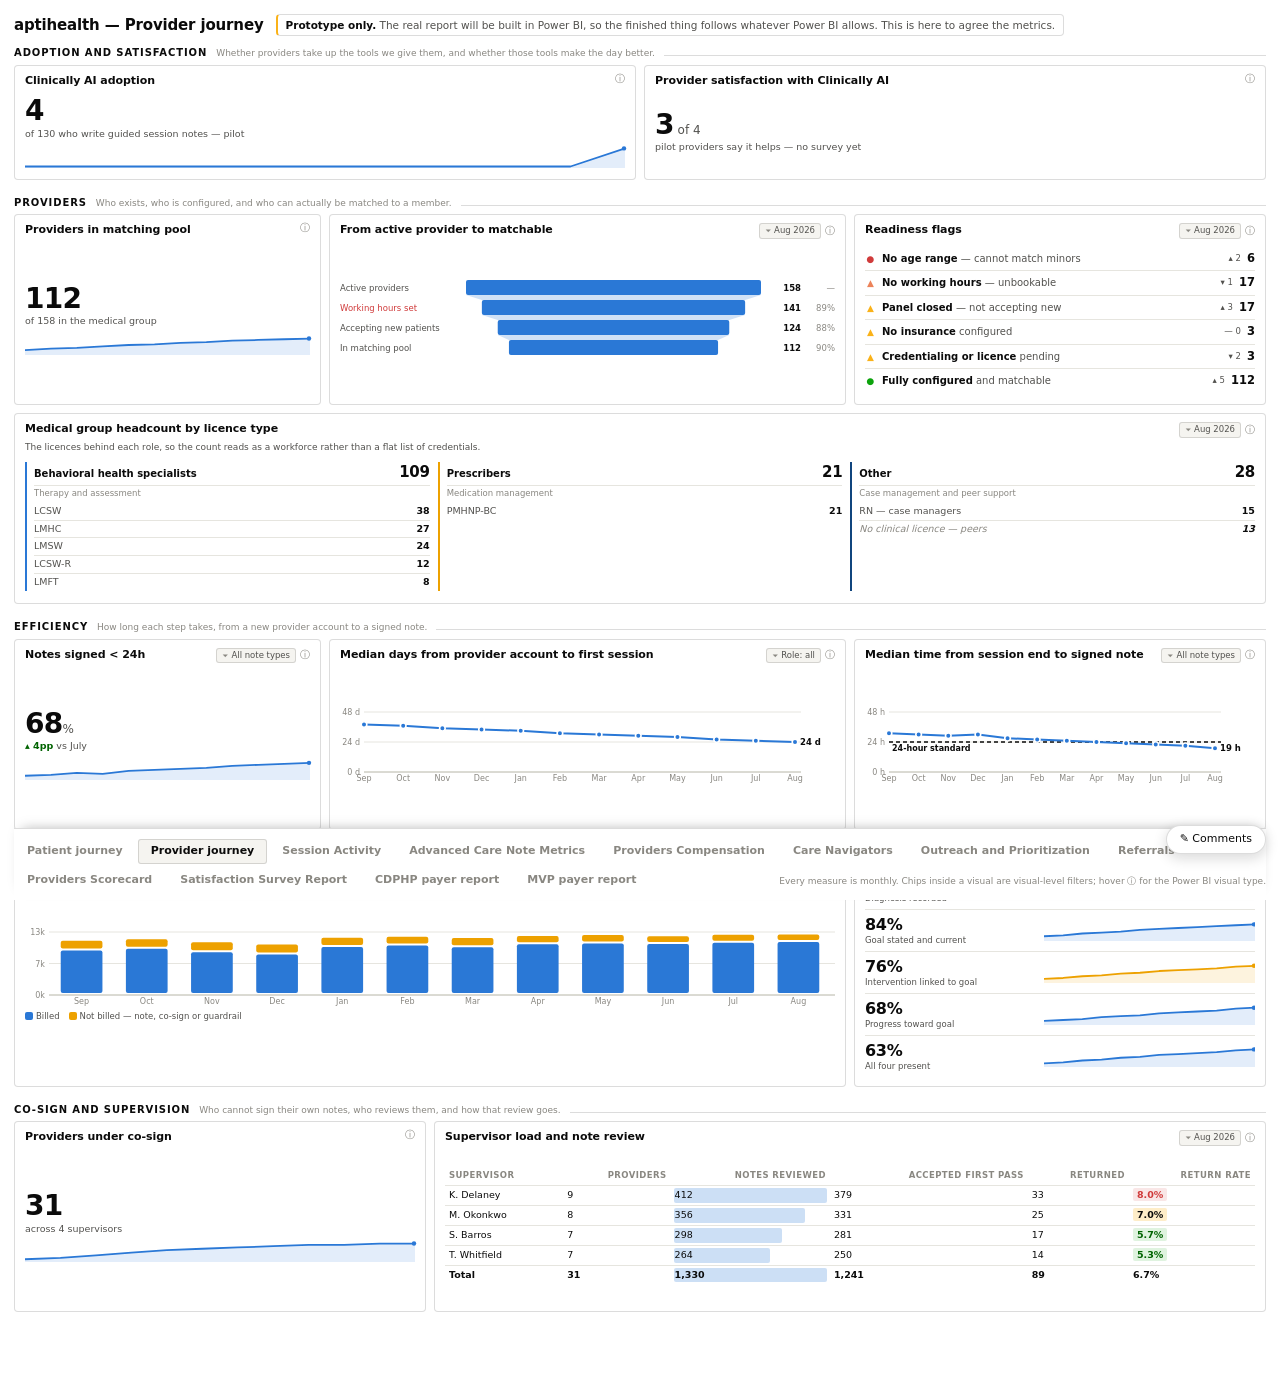
<file: reports/internal/provider-journey.html>
<!doctype html>
<html lang="en">
<head>
<meta charset="utf-8">
<meta name="viewport" content="width=device-width, initial-scale=1">
<title>aptihealth — Provider journey</title>
<!-- shared:css:start -->
<style>
  .root {
    color-scheme: light;
    --plane: #ffffff; --surface: #ffffff;
    --ink-1: #0b0b0b; --ink-2: #52514e; --ink-muted: #898781;
    --grid: #e6e5df; --baseline: #c3c2b7; --border: rgba(11, 11, 11, 0.14);
    --s1: #2a78d6; --s2: #eda100; --s3: #10457e; --s4: #f2cd6b; --s5: #7fa9d9;
    --good: #0ca30c; --warning: #fab219; --serious: #ec835a; --critical: #d03b3b;
    --success-text: #006300; --track: #eeece7; --chipbg: #f5f4f0;
  }

  body { margin: 0; background: #ffffff; }
  /* The page strip is sticky to the bottom of .root, so on a short page — MVP's
     empty pages, a narrow window — it would sit halfway up the screen. Making
     .root fill the viewport as a flex column and pushing .ptabs down with an
     auto top margin keeps the strip on the bottom edge whether the page
     scrolls or not. .root carries no bottom padding — the strip's own
     padding-bottom is the last gap, so bottom: 0 lands flush against the
     window instead of 8px short of it. */
  .root {
    font-family: system-ui, -apple-system, "Segoe UI", sans-serif;
    background: var(--plane); color: var(--ink-1);
    padding: 14px 14px 0; line-height: 1.35;
    box-sizing: border-box; min-height: 100vh;
    display: flex; flex-direction: column;
  }

  .rpthead { display: flex; align-items: center; gap: 12px; flex-wrap: wrap; margin-bottom: 10px; }
  .rpthead h1 { font-size: 15px; margin: 0; letter-spacing: -0.01em; }
  .rpthead .mock {
    font-size: 10.5px; color: var(--ink-2); border: 1px solid var(--border);
    border-left: 2px solid var(--warning); border-radius: 4px; padding: 3px 8px;
  }
  .rpthead .mock b { color: var(--ink-1); }
  .slicers { margin-left: auto; display: flex; gap: 5px; flex-wrap: wrap; align-items: center; }
  .slicers .lbl { font-size: 9px; color: var(--ink-muted); text-transform: uppercase; letter-spacing: 0.07em; font-weight: 650; }
  .sl {
    font-size: 10.5px; color: var(--ink-2); background: var(--chipbg);
    border: 1px solid var(--border); border-radius: 3px; padding: 3px 8px; white-space: nowrap;
  }
  .sl::after { content: " ▾"; color: var(--ink-muted); font-size: 8px; }
  .sl { cursor: pointer; user-select: none; }
  .sl:hover, .sl[data-open] { border-color: var(--ink-muted); color: var(--ink-1); }

  .page { display: none; grid-template-columns: repeat(12, minmax(0, 1fr)); gap: 8px; position: relative; }
  .page.on { display: grid; }

  .v {
    background: var(--surface); border: 1px solid var(--border); border-radius: 4px;
    padding: 8px 10px 9px; overflow: hidden; display: flex; flex-direction: column;
    position: relative;   /* review pins are placed inside the tile they belong to */
  }
  .vh { display: flex; align-items: flex-start; gap: 8px; flex-wrap: wrap; row-gap: 3px; }
  .ask {
    font-size: 7.5px; font-weight: 700; letter-spacing: 0.07em; text-transform: uppercase;
    color: #143a63; background: #e8eef6; border: 1px solid #c5d5e8;
    border-radius: 3px; padding: 1px 5px; white-space: nowrap; flex-shrink: 0; align-self: center;
  }
  /* Company OKR metric. Deliberately a different marker from .ask: "CDPHP asked" means the
     payer requested it and it must reach the payer report, which sync.py enforces. "OKR" means
     the business is measured on it, and carries no such obligation. */
  .okr {
    font-size: 7.5px; font-weight: 700; letter-spacing: 0.07em; text-transform: uppercase;
    color: #6b4a00; background: #fdf3dc; border: 1px solid #f0dfae;
    border-radius: 3px; padding: 1px 5px; white-space: nowrap; flex-shrink: 0; align-self: center;
  }
  .appx { font-size: 9.5px; color: var(--ink-1); margin: 2px 0 0; padding-left: 15px; }
  .appx li { padding: 2px 0; border-bottom: 1px solid var(--grid); }
  .appx li:last-child { border-bottom: 0; }
  .vh h4 { font-size: 11px; font-weight: 650; margin: 0; letter-spacing: -0.005em; flex: 1; }
  .vf { display: flex; align-items: center; gap: 4px; flex-shrink: 0; }
  .wf {
    font-size: 8.5px; color: var(--ink-2); background: var(--chipbg);
    border: 1px solid var(--border); border-radius: 3px; padding: 1px 5px; white-space: nowrap;
  }
  .wf::before { content: "⏷ "; color: var(--ink-muted); font-size: 7px; }
  .wf { cursor: pointer; user-select: none; }
  .wf:hover, .wf[data-open] { border-color: var(--ink-muted); color: var(--ink-1); }

  .dd {
    position: fixed; z-index: 70; display: none; min-width: 132px; max-width: 240px;
    max-height: 232px; overflow-y: auto; background: #ffffff; color: #0b0b0b;
    border: 1px solid rgba(11, 11, 11, 0.18); border-radius: 4px; padding: 3px;
    box-shadow: 0 6px 18px rgba(11, 11, 11, 0.14);
  }
  .dd.on { display: block; }
  .dd .ddh {
    font-size: 8px; color: #898781; text-transform: uppercase; letter-spacing: 0.07em;
    font-weight: 650; padding: 3px 6px 4px;
  }
  .dd button {
    appearance: none; border: 0; background: none; cursor: pointer; font: inherit; width: 100%;
    display: flex; align-items: center; gap: 6px; text-align: left;
    font-size: 10.5px; color: #0b0b0b; padding: 4px 6px; border-radius: 3px; white-space: nowrap;
  }
  .dd button:hover { background: #f5f4f0; }
  .dd button .tick { width: 9px; flex-shrink: 0; color: #2a78d6; font-size: 9px; }
  .dd button[aria-checked="true"] { font-weight: 650; }
  .i {
    appearance: none; border: 0; background: none; padding: 0; cursor: help;
    font: inherit; font-size: 10px; color: var(--ink-muted); line-height: 1;
  }
  .i:hover { color: var(--s1); }
  .info { font-size: 9px; color: var(--ink-2); margin: 3px 0 0; }
  .body { flex: 1; min-height: 0; display: flex; flex-direction: column; justify-content: center; padding-top: 6px; }

  .kpi .big { font-size: 28px; font-weight: 600; letter-spacing: -0.025em; line-height: 1.05; }
  .kpi .big small { font-size: 12px; font-weight: 500; color: var(--ink-2); letter-spacing: 0; }
  .kpi .sub { font-size: 9.5px; color: var(--ink-2); margin-top: 2px; }
  .kpi .sub .up { color: var(--success-text); font-weight: 650; }
  .kpi .sub .down { color: var(--critical); font-weight: 650; }
  .kpi .spark { margin-top: 5px; }

  .sm2 .big { font-size: 16px; font-weight: 600; letter-spacing: -0.02em; }
  .sm2 .row { display: flex; align-items: flex-end; justify-content: space-between; gap: 6px; }

  .ch { width: 100%; }
  .ch svg { display: block; width: 100%; height: auto; overflow: visible; }
  .lg { display: flex; gap: 9px; flex-wrap: wrap; font-size: 8.5px; color: var(--ink-2); margin-top: 4px; }
  .lg i { width: 8px; height: 8px; border-radius: 2px; display: inline-block; margin-right: 3px; vertical-align: -1px; }

  table.mx { width: 100%; border-collapse: collapse; font-size: 9.5px; font-variant-numeric: tabular-nums; }
  table.mx th {
    text-align: right; font-weight: 600; color: var(--ink-muted); font-size: 8.5px;
    text-transform: uppercase; letter-spacing: 0.05em; padding: 0 4px 4px; border-bottom: 1px solid var(--grid);
  }
  table.mx th:first-child, table.mx td:first-child { text-align: left; }
  table.mx td { padding: 3px 4px; border-bottom: 1px solid var(--grid); color: var(--ink-1); }
  table.mx tr:last-child td { border-bottom: 0; font-weight: 650; }
  /* A verbatim extract has no total row to bold, and its headers are column names. */
  table.mx.raw tr:last-child td { font-weight: 400; }
  table.mx.raw th { text-transform: none; letter-spacing: 0; }
  table.mx td.b { position: relative; }
  table.mx td.b .bar { position: absolute; inset: 2px auto 2px 3px; background: var(--s1); opacity: 0.24; border-radius: 2px; }
  table.mx td.b span { position: relative; }
  .cf { border-radius: 2px; padding: 1px 4px; font-weight: 650; }
  .cf.g { color: var(--success-text); background: color-mix(in srgb, var(--good) 13%, white); }
  .cf.w { color: var(--ink-1); background: color-mix(in srgb, var(--warning) 24%, white); }
  .cf.c { color: var(--critical); background: color-mix(in srgb, var(--critical) 13%, white); }

  .flags { display: flex; flex-direction: column; }
  .flags .f { display: grid; grid-template-columns: 11px 1fr auto auto; gap: 6px; align-items: center; font-size: 10px; padding: 4px 0; border-bottom: 1px solid var(--grid); }
  .flags .f:last-child { border-bottom: 0; }
  .flags .f .n { font-weight: 650; font-variant-numeric: tabular-nums; font-size: 11.5px; }
  .flags .f .mo { font-size: 8.5px; color: var(--ink-2); font-variant-numeric: tabular-nums; min-width: 40px; text-align: right; }
  .flags .f .t { color: var(--ink-2); }
  .flags .f .t b { color: var(--ink-1); font-weight: 600; }
  .flags .ico { font-size: 9px; text-align: center; }
  .g-good .ico { color: var(--good); } .g-warning .ico { color: var(--warning); }
  .g-serious .ico { color: var(--serious); } .g-critical .ico { color: var(--critical); }

  /* Section bands. The provider report reads top-down — providers, then efficiency, then
     supervision — and an invisible HTML comment does not tell a reader that. */
  .band { grid-column: 1 / -1; display: flex; align-items: baseline; gap: 9px; margin: 8px 0 -3px; }
  .band .t { font-size: 10px; font-weight: 700; text-transform: uppercase; letter-spacing: 0.09em; color: var(--ink-1); flex-shrink: 0; }
  .band .d { font-size: 9px; color: var(--ink-muted); }
  .band .r { flex: 1; border-top: 1px solid var(--border); min-width: 12px; }
  .page.on > .band:first-child { margin-top: 0; }

  /* Role groups — a headcount roll-up with no chart in it. The question is which licence
     sits under which role, and a bar cannot say that. Four columns, one per role. */
  .roles { display: grid; grid-template-columns: repeat(auto-fit, minmax(120px, 1fr)); gap: 8px; }
  .roles .rg { border-left: 2px solid var(--s1); padding-left: 7px; }
  .roles .rg.pr { border-left-color: var(--s2); }
  .roles .rg.ot { border-left-color: var(--s3); }
  .roles .rgh { display: flex; align-items: baseline; justify-content: space-between; gap: 6px; padding-bottom: 3px; border-bottom: 1px solid var(--grid); }
  .roles .rgh b { font-size: 10px; font-weight: 650; color: var(--ink-1); }
  .roles .rgh .n { font-size: 15px; font-weight: 600; letter-spacing: -0.02em; font-variant-numeric: tabular-nums; }
  .roles .rgs { font-size: 8.5px; color: var(--ink-muted); margin: 2px 0 3px; }
  .roles .rl { list-style: none; margin: 0; padding: 0; }
  .roles .rl li { display: flex; justify-content: space-between; gap: 6px; font-size: 9.5px; color: var(--ink-2); padding: 2px 0; border-bottom: 1px solid var(--grid); }
  .roles .rl li:last-child { border-bottom: 0; }
  .roles .rl li span { color: var(--ink-1); font-weight: 650; font-variant-numeric: tabular-nums; }
  .roles .rl li.none { color: var(--ink-muted); font-style: italic; }

  .gapnote { font-size: 8.5px; color: var(--critical); font-weight: 600; margin-top: 4px; }

  /* The report switcher stays on screen — these pages are long and it is the only
     way between reports. */
  .ptabs {
    display: flex; flex-wrap: wrap; gap: 2px; row-gap: 4px;
    margin-top: auto; padding-top: 10px; border-top: 1px solid var(--border);
    align-items: center;
    position: sticky; bottom: 0; z-index: 60;
    background: var(--plane); padding-bottom: 7px;
    box-shadow: 0 -6px 12px -8px rgba(11, 11, 11, 0.35);
  }
  .ptabs button {
    appearance: none; border: 1px solid transparent; background: none; cursor: pointer; font: inherit;
    font-size: 11px; font-weight: 550; color: var(--ink-muted); padding: 4px 12px; border-radius: 3px;
  }
  .ptabs button[aria-pressed="true"] { color: var(--ink-1); background: var(--chipbg); border-color: var(--border); }
  .ptabs button:hover { color: var(--ink-1); }
  .ptabs .hint { margin-left: auto; font-size: 9px; color: var(--ink-muted); }
  /* Separates the cross-report links from the page tabs of the report you are in.
     One report with several pages is what Power BI actually builds, so the strip
     has to show both without reading as one flat list of eight things. */
  .ptabs .sep { align-self: stretch; width: 1px; background: var(--border); margin: 2px 8px; }

  .tt {
    position: fixed; pointer-events: none; opacity: 0; transition: opacity .08s;
    background: #143a63; color: #ffffff; font-size: 10.5px;
    border: 1px solid #0d2743; box-shadow: 0 4px 14px rgba(11, 11, 11, 0.28);
    padding: 5px 8px; border-radius: 4px; z-index: 80; max-width: 250px; white-space: normal; line-height: 1.4;
  }

  .c2 { grid-column: span 2 } .c3 { grid-column: span 3 } .c4 { grid-column: span 4 }
  .c5 { grid-column: span 5 } .c6 { grid-column: span 6 } .c7 { grid-column: span 7 }
  .c8 { grid-column: span 8 } .c12 { grid-column: span 12 }
  .h1r { min-height: 96px } .h2r { min-height: 172px } .h3r { min-height: 208px }
  @media (max-width: 1000px) {
    .page.on { grid-template-columns: repeat(6, minmax(0, 1fr)); }
    .c7, .c8, .c12 { grid-column: span 6 } .c5 { grid-column: span 4 }
  }
  @media (max-width: 620px) {
    .page.on { grid-template-columns: repeat(2, minmax(0, 1fr)); }
    .c3, .c4, .c5, .c6, .c7, .c8, .c12 { grid-column: span 2 }
  }

  /* report-to-report navigation in the footer tab strip */
  .ptabs a {
    text-decoration: none; border: 1px solid transparent;
    font-size: 11px; font-weight: 550; color: var(--ink-muted); padding: 4px 12px; border-radius: 3px;
  }
  .ptabs a:hover { color: var(--ink-1); }
  .ptabs a[aria-current="page"] { color: var(--ink-1); background: var(--chipbg); border-color: var(--border); }

  /* ---- Review comments -----------------------------------------------------------
     How a reader asks for a change. Comment mode turns the report into a surface you
     can pin a note to: click a visual, type, and the note stays attached to that tile
     with a numbered pin. Every note collects in the panel on the right — one list for
     the whole report, plus the open count of the other reports, so nothing is left in
     somebody's head or in a message that does not say which tile it is about.

     Deliberately quiet: the pin is a small blue bubble, the panel is the same white and
     hairline borders as everything else, and with comment mode off the report looks
     exactly as it did. Blue, not red — a comment is a request, not a judgement. */

  .cbar { position: fixed; right: 14px; bottom: 46px; z-index: 76; display: flex; gap: 6px; }
  .cbar .ctog {
    appearance: none; font: inherit; font-size: 11px; cursor: pointer;
    display: flex; align-items: center; gap: 6px;
    background: #ffffff; color: var(--ink-1); border: 1px solid var(--border);
    border-radius: 18px; padding: 6px 13px; box-shadow: 0 4px 14px rgba(11, 11, 11, 0.16);
  }
  .cbar .ctog:hover { border-color: var(--ink-muted); }
  /* Out from behind the panel while it is open, so the button that closes comment mode
     is never hidden under the thing it opened. */
  .root.cpo .cbar { right: 352px; }
  .cbar .ctog[aria-pressed="true"] { background: var(--s1); border-color: var(--s1); color: #ffffff; }
  .cbar .ctog .cn {
    font-size: 9.5px; font-weight: 700; font-variant-numeric: tabular-nums;
    background: var(--s1); color: #ffffff; border-radius: 9px; padding: 0 5px; min-width: 15px; text-align: center;
  }
  .cbar .ctog[aria-pressed="true"] .cn { background: #ffffff; color: var(--s1); }

  /* Comment mode. The whole report becomes clickable, so the cursor has to say so and
     the tile under the pointer has to show which target the click will attach to. */
  .root.cmt .page { cursor: crosshair; }
  .root.cmt .v:hover { box-shadow: inset 0 0 0 1.5px var(--s1); }
  .root.cpo { padding-right: 340px; }   /* the panel moves the report over rather than covering it */

  .cpin {
    position: absolute; z-index: 40; min-width: 17px; height: 17px; padding: 0 4px;
    display: none; align-items: center; justify-content: center;
    font-size: 9.5px; font-weight: 700; font-variant-numeric: tabular-nums;
    color: #ffffff; background: var(--s1); border: 1.5px solid #ffffff;
    border-radius: 9px 9px 9px 2px; box-shadow: 0 2px 6px rgba(11, 11, 11, 0.3);
    cursor: pointer; transform: translate(-2px, -2px);
  }
  .root.cmt .cpin, .root.cpo .cpin, .root.cpins .cpin { display: flex; }
  .cpin.res { background: var(--ink-muted); }
  .cpin.sel { outline: 2px solid var(--s1); outline-offset: 2px; }
  .v.cflash { box-shadow: inset 0 0 0 2px var(--s1); }

  /* The composer, and the same popover reused to read a thread. */
  .cpop {
    position: fixed; z-index: 79; display: none; width: 274px; background: #ffffff;
    border: 1px solid rgba(11, 11, 11, 0.18); border-radius: 5px; padding: 9px;
    box-shadow: 0 8px 22px rgba(11, 11, 11, 0.18);
  }
  .cpop.on { display: block; }
  .cpop .tgt {
    font-size: 8.5px; color: var(--ink-muted); margin-bottom: 5px;
    overflow: hidden; text-overflow: ellipsis; white-space: nowrap;
  }
  .cpop .tgt b { color: var(--ink-2); font-weight: 650; }
  .cpop textarea, .cpop input {
    width: 100%; box-sizing: border-box; font: inherit; font-size: 10.5px; color: var(--ink-1);
    background: #ffffff; border: 1px solid var(--border); border-radius: 3px; padding: 5px 6px;
  }
  .cpop textarea { min-height: 62px; resize: vertical; line-height: 1.4; }
  .cpop input { margin-bottom: 5px; }
  .cpop .act { display: flex; align-items: center; gap: 6px; margin-top: 6px; }
  .cpop .hint { font-size: 8.5px; color: var(--ink-muted); margin-right: auto; }

  .cb {
    appearance: none; font: inherit; font-size: 10px; cursor: pointer;
    border: 1px solid var(--border); background: var(--chipbg); color: var(--ink-1);
    border-radius: 3px; padding: 3px 9px;
  }
  .cb:hover { border-color: var(--ink-muted); }
  .cb.p { background: var(--s1); border-color: var(--s1); color: #ffffff; }
  .cb.q { border-color: transparent; background: none; color: var(--ink-muted); padding: 3px 4px; }
  .cb.q:hover { color: var(--ink-1); }
  .cb[disabled] { opacity: 0.45; cursor: default; }

  .cpan {
    position: fixed; top: 0; right: 0; bottom: 0; width: 326px; z-index: 77; display: none;
    background: #ffffff; border-left: 1px solid var(--border);
    box-shadow: -10px 0 26px rgba(11, 11, 11, 0.1);
    padding: 11px 12px 16px; overflow-y: auto;
  }
  .cpan.on { display: block; }
  .cpan .ph { display: flex; align-items: center; gap: 8px; }
  .cpan .ph h3 { font-size: 10px; font-weight: 700; text-transform: uppercase; letter-spacing: 0.09em; margin: 0; }
  .cpan .ph .n { font-size: 9.5px; color: var(--ink-muted); font-variant-numeric: tabular-nums; }
  .cpan .ph .cb.q { margin-left: auto; font-size: 13px; line-height: 1; }
  .cpan .sub { font-size: 9px; color: var(--ink-muted); margin: 2px 0 8px; }
  .cpan .opt { display: flex; align-items: center; gap: 5px; font-size: 9px; color: var(--ink-2); margin: 7px 0 3px; }
  .cpan .opt input { margin: 0; }

  .cit { border-top: 1px solid var(--grid); padding: 8px 0 9px; cursor: pointer; }
  .cit:hover { background: #fbfbf9; }
  .cit .hd { display: flex; align-items: center; gap: 6px; }
  .cit .av {
    width: 16px; height: 16px; border-radius: 50%; background: var(--s1); color: #ffffff;
    font-size: 8.5px; font-weight: 700; display: flex; align-items: center; justify-content: center; flex-shrink: 0;
  }
  .cit .num { font-size: 9px; color: var(--ink-muted); font-variant-numeric: tabular-nums; min-width: 12px; }
  .cit .who { font-size: 10px; font-weight: 650; color: var(--ink-1); }
  .cit .at { font-size: 8.5px; color: var(--ink-muted); margin-left: auto; }
  .cit .txt { font-size: 10.5px; color: var(--ink-1); white-space: pre-wrap; margin: 4px 0 0; line-height: 1.4; }
  .cit .tgt { font-size: 8.5px; color: var(--ink-muted); margin-top: 4px; }
  .cit .tgt b { color: var(--ink-2); font-weight: 650; }
  .cit .off { color: var(--s1); }
  .cit .rep { font-size: 10px; color: var(--ink-2); border-left: 2px solid var(--grid); padding: 3px 0 3px 7px; margin-top: 5px; white-space: pre-wrap; }
  .cit .rep b { color: var(--ink-1); font-weight: 650; }
  .cit .act { display: flex; gap: 4px; margin-top: 6px; }
  .cit.done .txt, .cit.done .who { color: var(--ink-muted); }
  .cpan .none { font-size: 10px; color: var(--ink-muted); padding: 10px 0; line-height: 1.5; }

  .cpan .sect {
    font-size: 9px; font-weight: 700; text-transform: uppercase; letter-spacing: 0.08em;
    color: var(--ink-muted); margin: 14px 0 2px;
  }
  .cpan .doc {
    display: flex; align-items: baseline; gap: 8px; font-size: 10px; color: var(--ink-2);
    text-decoration: none; padding: 4px 0; border-top: 1px solid var(--grid);
  }
  .cpan .doc:hover { color: var(--ink-1); }
  .cpan .doc .n { margin-left: auto; font-size: 9px; color: var(--ink-muted); font-variant-numeric: tabular-nums; }
  .cpan .foot { margin-top: 14px; border-top: 1px solid var(--border); padding-top: 8px; }
  .cpan .foot .who { display: flex; align-items: center; gap: 5px; }
  .cpan .foot input {
    flex: 1; font: inherit; font-size: 10px; color: var(--ink-1); background: #ffffff;
    border: 1px solid var(--border); border-radius: 3px; padding: 3px 6px;
  }
  .cpan .foot .note { font-size: 8.5px; color: var(--ink-muted); margin-top: 6px; line-height: 1.45; }
  .cpan .foot .exp { display: flex; gap: 4px; margin-top: 7px; flex-wrap: wrap; }
  .cpan .foot .exp a { text-decoration: none; }

  @media (max-width: 760px) {
    .cpan { width: 100%; }
    .root.cpo { padding-right: 14px; }
  }
</style>
<!-- shared:css:end -->
</head>
<body>

<div class="root">
  <div class="rpthead">
    <h1>aptihealth &mdash; Provider journey</h1>
    <span class="mock"><b>Prototype only.</b> The real report will be built in Power BI, so the finished thing follows whatever Power BI allows. This is here to agree the metrics.</span>
  </div>

  <div class="page on" id="pg-provider">

    <div class="band"><span class="t">Adoption and satisfaction</span><span class="d">Whether providers take up the tools we give them, and whether those tools make the day better.</span><span class="r"></span></div>

    <div class="v kpi c6 h1r">
      <div class="vh"><h4>Clinically AI adoption</h4>
        <div class="vf"><button class="i" data-tip="Power BI: card + line. Providers who wrote at least one guided session note in Clinically AI during the month, against the providers who write guided session notes at all — behavioral health specialists and prescribers, 130 of the group. Every month before the pilot is a true zero, not missing data. Share of notes rather than of providers is the second reading of this measure and needs the same denominator decided once.">&#9432;</button></div>
      </div>
      <div class="body">
        <div class="big">4</div>
        <div class="sub">of 130 who write guided session notes &mdash; pilot</div>
        <div class="spark ch" id="k-ai"></div>
      </div>
    </div>

    <div class="v kpi c6 h1r">
      <div class="vh"><h4>Provider satisfaction with Clinically AI</h4>
        <div class="vf"><button class="i" data-tip="Power BI: KPI card, and a card + line once there is a survey to trend. The acceptance criterion is that providers are happier, not faster — the published research does not support AI scribing as a meaningful time saver, so time saved belongs to the operational lens and not to this measure. Today's figure is four pilot providers asked informally, which is an anecdote rather than a measure.">&#9432;</button></div>
      </div>
      <div class="body">
        <div class="big">3<small> of 4</small></div>
        <div class="sub">pilot providers say it helps &mdash; no survey yet</div>
      </div>
    </div>

    <div class="band"><span class="t">Providers</span><span class="d">Who exists, who is configured, and who can actually be matched to a member.</span><span class="r"></span></div>

    <div class="v kpi c3 h1r">
      <div class="vh"><h4>Providers in matching pool</h4>
        <div class="vf"><button class="i" data-tip="Power BI: card + line. Fully configured and accepting new patients, at month end. The funnel beside it is the same measure taken apart.">&#9432;</button></div>
      </div>
      <div class="body">
        <div class="big">112</div>
        <div class="sub">of 158 in the medical group</div>
        <div class="spark ch" id="k-pool"></div>
      </div>
    </div>

    <div class="v c5 h2r">
      <div class="vh"><h4>From active provider to matchable</h4>
        <div class="vf"><span class="wf">Aug 2026</span><button class="i" data-tip="Power BI: funnel. A snapshot, not a trend, because the question is where the roster falls out this month — the month chip moves it. Each stage is a condition matching applies in order: active, working hours set, accepting new patients, no licence or credentialing block.">&#9432;</button></div>
      </div>
      <div class="body"><div class="ch" id="p-pool"></div></div>
    </div>

    <div class="v c4 h2r">
      <div class="vh"><h4>Readiness flags</h4>
        <div class="vf"><span class="wf">Aug 2026</span><button class="i" data-tip="Power BI: multi-row card with monthly delta. The reason behind every drop in the funnel — each row is a silent access failure, because a misconfigured provider simply never appears in matching. The five counts add up to the gap between active and matchable.">&#9432;</button></div>
      </div>
      <div class="body">
        <div class="flags">
          <div class="f g-critical"><div class="ico">&#9679;</div><div class="t"><b>No age range</b> — cannot match minors</div><div class="mo">&#9652; 2</div><div class="n">6</div></div>
          <div class="f g-serious"><div class="ico">&#9650;</div><div class="t"><b>No working hours</b> — unbookable</div><div class="mo">&#9662; 1</div><div class="n">17</div></div>
          <div class="f g-warning"><div class="ico">&#9650;</div><div class="t"><b>Panel closed</b> — not accepting new</div><div class="mo">&#9652; 3</div><div class="n">17</div></div>
          <div class="f g-warning"><div class="ico">&#9650;</div><div class="t"><b>No insurance</b> configured</div><div class="mo">&mdash; 0</div><div class="n">3</div></div>
          <div class="f g-warning"><div class="ico">&#9650;</div><div class="t"><b>Credentialing or licence</b> pending</div><div class="mo">&#9662; 2</div><div class="n">3</div></div>
          <div class="f g-good"><div class="ico">&#9679;</div><div class="t"><b>Fully configured</b> and matchable</div><div class="mo">&#9652; 5</div><div class="n">112</div></div>
        </div>
      </div>
    </div>

    <div class="v c12 h2r">
      <div class="vh"><h4>Medical group headcount by licence type</h4>
        <div class="vf"><span class="wf">Aug 2026</span><button class="i" data-tip="Power BI: matrix — role as the outer row group, licence type as the inner, headcount as the value. Deliberately not a chart: the question is which licence sits under which role, and no bar or facet can show that nesting.">&#9432;</button></div>
      </div>
      <p class="info">The licences behind each role, so the count reads as a workforce rather than a flat list of credentials.</p>
      <div class="body">
        <div class="roles">
          <div class="rg">
            <div class="rgh"><b>Behavioral health specialists</b><span class="n">109</span></div>
            <div class="rgs">Therapy and assessment</div>
            <ul class="rl">
              <li>LCSW<span>38</span></li>
              <li>LMHC<span>27</span></li>
              <li>LMSW<span>24</span></li>
              <li>LCSW-R<span>12</span></li>
              <li>LMFT<span>8</span></li>
            </ul>
          </div>
          <div class="rg pr">
            <div class="rgh"><b>Prescribers</b><span class="n">21</span></div>
            <div class="rgs">Medication management</div>
            <ul class="rl">
              <li>PMHNP-BC<span>21</span></li>
            </ul>
          </div>
          <div class="rg ot">
            <div class="rgh"><b>Other</b><span class="n">28</span></div>
            <div class="rgs">Case management and peer support</div>
            <ul class="rl">
              <li>RN — case managers<span>15</span></li>
              <li class="none">No clinical licence — peers<span>13</span></li>
            </ul>
          </div>
        </div>
      </div>
    </div>

    <div class="band"><span class="t">Efficiency</span><span class="d">How long each step takes, from a new provider account to a signed note.</span><span class="r"></span></div>

    <div class="v kpi c3 h1r">
      <div class="vh"><h4>Notes signed &lt; 24h</h4>
        <div class="vf"><span class="wf">All note types</span><button class="i" data-tip="Power BI: KPI + line. Session end to signed note. The chip isolates guided session notes, which are 73% of all documentation.">&#9432;</button></div>
      </div>
      <div class="body">
        <div class="big">68<small>%</small></div>
        <div class="sub"><span class="up">&#9652; 4pp</span> vs July</div>
        <div class="spark ch" id="k-24h"></div>
      </div>
    </div>

    <div class="v c5 h2r">
      <div class="vh"><h4>Median days from provider account to first session</h4>
        <div class="vf"><span class="wf">Role: all</span><button class="i" data-tip="Power BI: line chart, one series, in days. Account created to that provider's first delivered session — the onboarding ramp, and the first thing to look at when the matching pool grows slower than the roster. Median rather than mean, because providers who never start would drag a mean anywhere.">&#9432;</button></div>
      </div>
      <div class="body"><div class="ch" id="p-ramp"></div></div>
    </div>

    <div class="v c4 h2r">
      <div class="vh"><h4>Median time from session end to signed note</h4>
        <div class="vf"><span class="wf">All note types</span><button class="i" data-tip="Power BI: line chart, one series, in hours, with a constant line at the 24-hour standard. The share-based view is the notes-signed KPI; this is the median the share cannot show.">&#9432;</button></div>
      </div>
      <div class="body"><div class="ch" id="x-notemed"></div></div>
    </div>

    <div class="v c8 h2r">
      <div class="vh"><h4>Sessions held — billed vs unbilled</h4>
        <div class="vf"><span class="wf">Supervisor: all</span><span class="wf">Note type: all</span><button class="i" data-tip="Power BI: stacked column chart. Same unit, one axis — do not model the billed rate as a second axis on this visual.">&#9432;</button></div>
      </div>
      <div class="body"><div class="ch" id="p-combo"></div>
        <div class="lg"><span><i style="background:var(--s1)"></i>Billed</span><span><i style="background:var(--s2)"></i>Not billed — note, co-sign or guardrail</span></div>
      </div>
    </div>

    <div class="v c4 h2r">
      <div class="vh"><h4>Golden Thread completeness</h4>
        <div class="vf"><button class="i" data-tip="Power BI: small multiples (area). One panel per required element rather than a stacked bar, because the question is which element is missing, not what the blended score is. A note counts as complete only when all four are present.">&#9432;</button></div>
      </div>
      <div class="body" id="x-gt"></div>
    </div>

    <div class="band"><span class="t">Co-sign and supervision</span><span class="d">Who cannot sign their own notes, who reviews them, and how that review goes.</span><span class="r"></span></div>

    <div class="v kpi c4 h1r">
      <div class="vh"><h4>Providers under co-sign</h4>
        <div class="vf"><button class="i" data-tip="Power BI: card + line. Pre-independent clinicians whose notes need a supervisor signature before they are billable. The card is the obligation; the matrix beside it is who carries it.">&#9432;</button></div>
      </div>
      <div class="body">
        <div class="big">31</div>
        <div class="sub">across 4 supervisors</div>
        <div class="spark ch" id="k-cosign"></div>
      </div>
    </div>

    <div class="v c8 h2r">
      <div class="vh"><h4>Supervisor load and note review</h4>
        <div class="vf"><span class="wf">Aug 2026</span><button class="i" data-tip="Power BI: matrix with data bars and conditional formatting. One row per supervisor: how many providers they carry, how many notes they reviewed in the month, how many they accepted on the first pass and how many they sent back. Accepted and returned add to notes reviewed, so the two are readable against each other without a second axis.">&#9432;</button></div>
      </div>
      <div class="body" id="p-sup"></div>
    </div>

  </div>

  <div class="ptabs" role="group" aria-label="Reports">
    <a href="../internal/patient-journey.html">Patient journey</a>
    <a href="../internal/provider-journey.html" aria-current="page">Provider journey</a>
    <a href="../internal/session-activity.html">Session Activity</a>
    <a href="../internal/advanced-care-note-metrics.html">Advanced Care Note Metrics</a>
    <a href="../internal/providers-compensation.html">Providers Compensation</a>
    <a href="../internal/care-navigators.html">Care Navigators</a>
    <a href="../internal/outreach-and-prioritization.html">Outreach and Prioritization</a>
    <a href="../internal/referrals.html">Referrals</a>
    <a href="../internal/providers-scorecard.html">Providers Scorecard</a>
    <a href="../internal/satisfaction-survey-report.html">Satisfaction Survey Report</a>
    <a href="../external/cdphp.html">CDPHP payer report</a>
    <a href="../external/mvp.html">MVP payer report</a>
    <span class="hint">Every measure is monthly. Chips inside a visual are visual-level filters; hover &#9432; for the Power BI visual type.</span>
  </div>

  <div class="dd" id="dd" role="listbox"></div>
  <div class="tt" id="tt"></div>
</div>

<!-- shared:js:start -->
<script>
/* Shared chart builders and page behaviour for every report in this repo.
   Loaded by each report page; the report then calls APTI.render() with its own data.
   Changing a builder here changes every report — that is the point of the file. */
(function (g) {
  var MO = ["Sep","Oct","Nov","Dec","Jan","Feb","Mar","Apr","May","Jun","Jul","Aug"];
  var NS = "http://www.w3.org/2000/svg";

  function el(t, a) { var e = document.createElementNS(NS, t); for (var k in a) e.setAttribute(k, a[k]); return e; }
  function svg(w, h) { var s = el("svg", { viewBox: "0 0 " + w + " " + h }); s.style.height = h + "px"; return s; }
  function txt(s, x, y, o) {
    o = o || {};
    var t = el("text", { x: x, y: y, "font-size": o.fs || 8, fill: o.fill || "var(--ink-muted)",
      "text-anchor": o.anchor || "start", "font-weight": o.w || 400 });
    t.textContent = s; return t;
  }
  function tip(n, s) { n.setAttribute("data-tip", s); }

  function columns(id, opt) {
    var host = document.getElementById(id); if (!host) return;
    var W = Math.max(host.clientWidth || 460, 240), H = opt.h || 80;
    var pl = opt.pl == null ? 24 : opt.pl, pb = opt.pb || 12, pt = 9, s = svg(W, H);
    var max = opt.max;
    if (!max) {
      if (opt.stacked && !opt.pct) {
        max = 0;
        for (var q = 0; q < opt.labels.length; q++) {
          var tt2 = opt.series.reduce(function (a, sr) { return a + sr.values[q]; }, 0);
          if (tt2 > max) max = tt2;
        }
        max = max * 1.1;
      } else {
        max = Math.max.apply(null, [].concat.apply([], opt.series.map(function (x) { return x.values; }))) * 1.15;
      }
    }
    var n = opt.labels.length, bw = (W - pl - 4) / n;
    [0, 0.5, 1].forEach(function (f) {
      var y = pt + (H - pt - pb) * (1 - f);
      s.appendChild(el("line", { x1: pl, x2: W, y1: y, y2: y, stroke: "var(--grid)" }));
      s.appendChild(txt(opt.fmt ? opt.fmt(max * f) : Math.round(max * f), pl - 4, y + 3, { anchor: "end" }));
    });
    opt.labels.forEach(function (lb, i) {
      var x0 = pl + i * bw;
      if (opt.stacked) {
        var acc = 0, tot = opt.series.reduce(function (a, sr) { return a + sr.values[i]; }, 0);
        opt.series.forEach(function (sr) {
          var v = sr.values[i], hh = (H - pt - pb) * (v / (opt.pct ? tot : max));
          var r = el("rect", { x: x0 + bw * 0.18, y: H - pb - acc - hh, width: bw * 0.64,
            height: Math.max(hh - 2, 1), rx: 2, fill: sr.color });
          tip(r, lb + " · " + sr.name + ": " + v + (opt.unit || ""));
          s.appendChild(r); acc += hh;
        });
      } else {
        var k = opt.series.length, iw = (bw * 0.72) / k;
        opt.series.forEach(function (sr, j) {
          var v = sr.values[i], hh = (H - pt - pb) * (v / max);
          var r = el("rect", { x: x0 + bw * 0.14 + j * (iw + 1), y: H - pb - hh, width: iw - 1,
            height: Math.max(hh, 1), rx: 2, fill: sr.color });
          tip(r, lb + " · " + sr.name + ": " + v + (opt.unit || ""));
          s.appendChild(r);
        });
      }
      var lab = txt(lb, x0 + bw / 2, H - 3, { anchor: "middle", fs: opt.xfs || 8 });
      s.appendChild(lab);
    });
    if (opt.rule != null) {
      var ry = pt + (H - pt - pb) * (1 - opt.rule / max);
      s.appendChild(el("line", { x1: pl, x2: W, y1: ry, y2: ry, stroke: "var(--ink-1)", "stroke-width": 1.6, "stroke-dasharray": "4 3" }));
      s.appendChild(txt(opt.ruleLabel || ("target " + opt.rule), W, ry - 3, { anchor: "end", fs: 8, fill: "var(--ink-1)", w: 650 }));
    }
    s.appendChild(el("line", { x1: pl, x2: W, y1: H - pb, y2: H - pb, stroke: "var(--baseline)" }));
    host.appendChild(s);
  }

  function lines(id, opt) {
    var host = document.getElementById(id); if (!host) return;
    var W = Math.max(host.clientWidth || 460, 260), H = opt.h || 84, pl = 24, pb = 12, pt = 8, s = svg(W, H);
    var max = opt.max || 100, n = opt.labels.length, step = (W - pl - 40) / (n - 1);
    var U = opt.unit == null ? "%" : opt.unit;
    [0, 0.5, 1].forEach(function (f) {
      var y = pt + (H - pt - pb) * (1 - f);
      s.appendChild(el("line", { x1: pl, x2: W - 34, y1: y, y2: y, stroke: "var(--grid)" }));
      s.appendChild(txt(Math.round(max * f) + U, pl - 4, y + 3, { anchor: "end" }));
    });
    if (opt.rule != null) {
      var ry = pt + (H - pt - pb) * (1 - opt.rule / max);
      s.appendChild(el("line", { x1: pl, x2: W - 34, y1: ry, y2: ry, stroke: "var(--ink-1)", "stroke-width": 1.6, "stroke-dasharray": "4 3" }));
      s.appendChild(txt(opt.ruleLabel || "", pl + 3, ry + 9, { anchor: "start", fs: 8, fill: "var(--ink-1)", w: 650 }));
    }
    opt.series.forEach(function (sr) {
      var pts = sr.values.map(function (v, i) { return [pl + i * step, pt + (H - pt - pb) * (1 - v / max)]; });
      s.appendChild(el("path", { d: "M" + pts.map(function (p) { return p[0] + "," + p[1]; }).join("L"),
        fill: "none", stroke: sr.color, "stroke-width": 2, "stroke-linejoin": "round" }));
      pts.forEach(function (p, i) {
        var c = el("circle", { cx: p[0], cy: p[1], r: 2.8, fill: sr.color, stroke: "#fff", "stroke-width": 1.6 });
        tip(c, opt.labels[i] + " · " + sr.name + ": " + sr.values[i] + U); s.appendChild(c);
      });
      var lp = pts[pts.length - 1];
      s.appendChild(txt(sr.values[sr.values.length - 1] + U, lp[0] + 5, lp[1] + 3, { fs: 8.5, fill: "var(--ink-1)", w: 650 }));
    });
    opt.labels.forEach(function (lb, i) { s.appendChild(txt(lb, pl + i * step, H - 3, { anchor: "middle" })); });
    s.appendChild(el("line", { x1: pl, x2: W - 34, y1: H - pb, y2: H - pb, stroke: "var(--baseline)" }));
    host.appendChild(s);
  }

  function bars(id, opt) {
    var host = document.getElementById(id); if (!host) return;
    var rows = opt.rows, lw = opt.lw || 88, rh = opt.rh || 18;
    var W = Math.max(host.clientWidth || 320, 240), H = rows.length * rh + 6, s = svg(W, H);
    var max = opt.max || Math.max.apply(null, rows.map(function (r) { return Math.max(r.value, r.target || 0); })) * 1.18;
    var aw = W - lw - 44;
    if (opt.rule != null) {
      var rx = lw + aw * (opt.rule / max);
      s.appendChild(el("line", { x1: rx, x2: rx, y1: 0, y2: H - 2, stroke: "var(--ink-1)", "stroke-width": 1.6 }));
    }
    rows.forEach(function (r, i) {
      var y = i * rh + 3, bh = rh - 8;
      s.appendChild(txt(r.label, 0, y + bh - 1, { fill: "var(--ink-2)", fs: 8.5 }));
      s.appendChild(el("rect", { x: lw, y: y, width: aw, height: bh, rx: 2, fill: "var(--track)" }));
      /* A row with segments is a stacked bar: the parts share the row's total and are
         drawn end to end. Without segments the row is a single bar, as before. */
      if (r.segments) {
        var acc = 0;
        r.segments.forEach(function (sg) {
          var sw = Math.max(aw * (sg.value / max), 1);
          var sb = el("rect", { x: lw + acc, y: y, width: sw, height: bh, rx: 2, fill: sg.color });
          tip(sb, r.label + " · " + sg.name + ": " + sg.value.toLocaleString());
          s.appendChild(sb);
          if (sw > 22) {
            s.appendChild(txt(sg.value.toLocaleString(), lw + acc + sw - 4, y + bh - 2,
              { anchor: "end", fill: "#ffffff", fs: 8, w: 650 }));
          }
          acc += sw;
        });
        s.appendChild(txt(r.fmt || r.value, W, y + bh - 1, { anchor: "end", fill: "var(--ink-1)", fs: 8.5, w: 650 }));
        return;
      }
      var b = el("rect", { x: lw, y: y, width: Math.max(aw * (r.value / max), 1), height: bh, rx: 2, fill: r.color || "var(--s1)" });
      tip(b, r.label + ": " + (r.fmt || r.value)); s.appendChild(b);
      if (r.target) {
        var tx = lw + aw * (r.target / max);
        s.appendChild(el("line", { x1: tx, x2: tx, y1: y - 1, y2: y + bh + 1, stroke: "var(--ink-1)", "stroke-width": 2 }));
      }
      s.appendChild(txt(r.fmt || r.value, W, y + bh - 1, { anchor: "end", fill: "var(--ink-1)", fs: 8.5, w: 650 }));
    });
    host.appendChild(s);
  }

  /* Centred, tapering funnel: every stage is a bar centred on the same axis and
     scaled against the first stage, with the drop between stages drawn as the
     sloping shoulder. Values and stage-to-stage conversion sit in the right gutter
     so they stay aligned however narrow the bars get. */
  function funnel(id, rows) {
    var host = document.getElementById(id); if (!host) return;
    var rh = 20, bh = 15, W = Math.max(host.clientWidth || 400, 260);
    var H = rows.length * rh + 4, s = svg(W, H);
    var lw = 126, aw = W - lw - 74, cx = lw + aw / 2;
    /* A stage can be empty — a self sign-up has no referral to create — so the scale
       comes from the first stage that has a value, and the empty row draws as a rule. */
    var max = 0;
    rows.forEach(function (r) { if (r.value != null && r.value > max) max = r.value; });
    var wid = rows.map(function (r) { return r.value == null ? 0 : Math.max(aw * (r.value / max), 2); });

    rows.forEach(function (r, i) {
      var y = i * rh + 2;
      if (r.value == null) {
        s.appendChild(txt(r.label, 0, y + bh - 4, { fill: "var(--ink-muted)", fs: 8.5 }));
        s.appendChild(el("line", { x1: cx - 14, x2: cx + 14, y1: y + bh / 2, y2: y + bh / 2,
          stroke: "var(--baseline)", "stroke-width": 1.4 }));
        var em = el("rect", { x: cx - 16, y: y, width: 32, height: bh, fill: "transparent" });
        tip(em, r.label + ": " + (r.emptyTxt || "no such stage for this selection"));
        s.appendChild(em);
        s.appendChild(txt("—", W - 34, y + bh - 4, { anchor: "end", fill: "var(--ink-muted)", fs: 8.5 }));
        return;
      }
      if (i < rows.length - 1 && rows[i + 1].value != null) {
        var pts = [
          [cx - wid[i] / 2, y + bh], [cx + wid[i] / 2, y + bh],
          [cx + wid[i + 1] / 2, y + rh], [cx - wid[i + 1] / 2, y + rh]
        ];
        s.appendChild(el("polygon", {
          points: pts.map(function (q) { return q[0] + "," + q[1]; }).join(" "),
          fill: "var(--s1)", opacity: 0.22
        }));
      }
      s.appendChild(txt(r.label, 0, y + bh - 4, { fill: r.leak ? "var(--critical)" : "var(--ink-2)", fs: 8.5 }));
      var b = el("rect", { x: cx - wid[i] / 2, y: y, width: wid[i], height: bh, rx: 2, fill: "var(--s1)" });
      tip(b, r.label + ": " + r.value.toLocaleString() + (r.conv ? " · " + r.conv + " of prior stage" : "") + (r.leakTxt ? " · leak: " + r.leakTxt : ""));
      s.appendChild(b);
      s.appendChild(txt(r.value.toLocaleString(), W - 34, y + bh - 4, { anchor: "end", fill: "var(--ink-1)", fs: 8.5, w: 650 }));
      s.appendChild(txt(r.conv || "—", W, y + bh - 4, { anchor: "end", fs: 8.5 }));
    });
    host.appendChild(s);
  }

  function spark(id, vals, color, unit) {
    var host = document.getElementById(id); if (!host) return;
    var W = Math.max(host.clientWidth || 120, 80), H = 22, s = svg(W, H);
    var max = Math.max.apply(null, vals) * 1.05, min = Math.min.apply(null, vals) * 0.95;
    var step = W / (vals.length - 1);
    var pts = vals.map(function (v, i) { return [i * step, H - (H - 3) * ((v - min) / (max - min || 1)) - 1.5]; });
    var d = "M" + pts.map(function (p) { return p[0] + "," + p[1]; }).join("L");
    s.appendChild(el("path", { d: d + "L" + W + "," + H + "L0," + H + "Z", fill: color, opacity: 0.13 }));
    s.appendChild(el("path", { d: d, fill: "none", stroke: color, "stroke-width": 1.8, "stroke-linejoin": "round" }));
    var lp = pts[pts.length - 1];
    s.appendChild(el("circle", { cx: lp[0] - 1, cy: lp[1], r: 2.2, fill: color }));
    tip(s, "Monthly, Sep–Aug · latest " + vals[vals.length - 1] + (unit || ""));
    host.appendChild(s);
  }

  function smallMultiples(id, items) {
    var host = document.getElementById(id); if (!host) return;
    items.forEach(function (it, ix) {
      var wrap = document.createElement("div");
      wrap.className = "sm2";
      wrap.style.cssText = "border-bottom:1px solid var(--grid);padding:4px 0";
      var row = document.createElement("div"); row.className = "row";
      var l = document.createElement("div");
      l.innerHTML = '<div class="big">' + it.value + '</div><div style="font-size:8.5px;color:var(--ink-2)">' + it.label + '</div>';
      var ch = document.createElement("div"); ch.style.cssText = "width:54%"; ch.id = id + "-sm" + ix;
      row.appendChild(l); row.appendChild(ch); wrap.appendChild(row); host.appendChild(wrap);
      spark(ch.id, it.spark, it.color, it.unit);
    });
    if (host.lastChild) host.lastChild.style.borderBottom = "0";
  }

  /* opt.raw marks a table that is a verbatim data extract rather than a summary: its last
     row is data, not a total, and its headers are real column names that must not be
     upper-cased. Omit it and a matrix renders exactly as it always has. */
  function matrix(id, cols, rows, opt) {
    var host = document.getElementById(id); if (!host) return;
    var t = document.createElement("table"); t.className = (opt && opt.raw) ? "mx raw" : "mx";
    var hr = document.createElement("tr");
    cols.forEach(function (c) { var th = document.createElement("th"); th.textContent = c; hr.appendChild(th); });
    t.appendChild(hr);
    rows.forEach(function (r) {
      var tr = document.createElement("tr");
      r.forEach(function (c) {
        var td = document.createElement("td");
        if (c && c.bar != null) {
          td.className = "b";
          var b = document.createElement("div"); b.className = "bar"; b.style.width = "calc(" + c.bar + "% - 6px)";
          var sp = document.createElement("span"); sp.textContent = c.v;
          td.appendChild(b); td.appendChild(sp);
        } else if (c && c.cf) {
          var s2 = document.createElement("span"); s2.className = "cf " + c.cf; s2.textContent = c.v; td.appendChild(s2);
        } else if (c && c.v != null) { td.textContent = c.v; }
        else { td.textContent = c; }
        tr.appendChild(td);
      });
      t.appendChild(tr);
    });
    host.appendChild(t);
  }

  /* Visual-level filters that actually filter. A visual registers a draw function; the
     function is handed the current labels of the chips inside its own tile and redraws
     into a cleared host whenever one of them changes. Report-level slicers are not wired
     to anything — a chip only ever affects the visual it sits in, as in Power BI. */
  var REACTIVE = [];

  function reactive(id, draw) {
    var host = document.getElementById(id); if (!host) return;
    REACTIVE.push({ host: host, tile: host.closest(".v"), draw: draw });
  }

  function chipsOf(tile) {
    return Array.prototype.slice.call(tile.querySelectorAll(".wf")).map(function (c) {
      return c.textContent.trim();
    });
  }

  function drawReactive(e) {
    e.host.innerHTML = "";
    e.draw(chipsOf(e.tile), e.tile);
  }

  function redrawTile(tile) {
    REACTIVE.forEach(function (e) { if (e.tile === tile) drawReactive(e); });
  }

  /* Charts size themselves from host.clientWidth, so every page is made visible
     for the duration of the draw and then hidden again. A hidden page measures
     as zero width and the charts render at a fallback size. Do not remove this. */
  function render(draw) {
    /* Deferred by one task before anything is measured. This script runs while the document
       is still being parsed, and at that point nothing has been laid out — host.clientWidth
       reads 0 and every chart silently falls back to the 460px default. That is invisible on
       a tile three or four columns wide and glaring on a full-width one.

       setTimeout rather than requestAnimationFrame: rAF does not fire at all while the
       document is hidden, so a report opened in a background tab, printed, or captured
       headlessly would draw nothing whatsoever. A timer fires either way, and layout is
       available in a hidden document — it is only the animation callback that is suspended. */
    setTimeout(function () {
      var pages = Array.prototype.slice.call(document.querySelectorAll(".page"));
      pages.forEach(function (p) { p.classList.add("on"); });
      draw();
      REACTIVE.forEach(drawReactive);
      pages.forEach(function (p, i) { p.classList.toggle("on", i === 0); });
      wire();
    }, 0);
  }

  function wire() {
    /* Page tabs. Single-report pages use links instead of buttons, so this is an
       empty list there — harmless, and it keeps one wiring path for both shapes. */
    var btns = Array.prototype.slice.call(document.querySelectorAll(".ptabs button"));

  btns.forEach(function (b) {
    b.addEventListener("click", function () {
      btns.forEach(function (o) {
        var on = o === b;
        o.setAttribute("aria-pressed", on ? "true" : "false");
        document.getElementById(o.dataset.pg).classList.toggle("on", on);
      });
    });
  });

  /* ---- slicer / visual-filter dropdowns (mock: they open and set the label, nothing filters) ---- */
  var MONTHS = ["All months", "Aug 2026", "Jul 2026", "Jun 2026", "May 2026", "Apr 2026", "Mar 2026",
                "Feb 2026", "Jan 2026", "Dec 2025", "Nov 2025", "Oct 2025", "Sep 2025"];
  var CHANNELS = ["Channel: all", "Channel: referrers only", "Channel: self sign-up", "Channel: PCP practices", "Channel: health systems", "Channel: health plans"];
  var ACUITY = ["Acuity: all", "Acuity: severe", "Acuity: high", "Acuity: medium", "Acuity: base"];
  var SUPS = ["Supervisor: all", "K. Delaney", "M. Okonkwo", "S. Barros", "T. Whitfield"];

  var OPTIONS = {
    /* report-level slicers */
    "Payer: CDPHP": { head: "Payer", opts: ["Payer: CDPHP", "Payer: MVP", "Payer: Fidelis", "Payer: Medicaid FFS", "Payer: all"] },
    "Program: All": { head: "Program", opts: ["Program: All", "Program: Therapy only", "Program: Medication management", "Program: Combined", "Program: Higher level of care"] },
    "Rolling 12 months": { head: "Period", opts: ["Rolling 12 months", "Rolling 6 months", "Rolling 3 months", "Year to date", "Calendar 2025"] },
    /* visual-level filters */
    "Aug 2026": { head: "Month", opts: MONTHS },
    "All time": { head: "Period", opts: ["All time", "Aug 2026", "Rolling 12 months"] },
    "Channel: all": { head: "Referral channel", opts: CHANNELS },
    "Channel: referrers only": { head: "Referral channel", opts: CHANNELS },
    "Channel: self sign-up": { head: "Referral channel", opts: CHANNELS },
    "Acuity: all": { head: "Acuity", opts: ACUITY },
    "Acuity: severe": { head: "Acuity", opts: ACUITY },
    "Supervisor: all": { head: "Supervisor", opts: SUPS },
    "Role: all": { head: "Role", opts: ["Role: all", "Role: behavioral health specialists", "Role: prescribers", "Role: other"] },
    "Baseline \u22659": { head: "HEDIS baseline", opts: ["Baseline \u22659", "Baseline \u22655", "Baseline: any score"] },
    "Stage: first session": { head: "Conversion stage", opts: ["Stage: registration complete", "Stage: DI attended", "Stage: first session"] },
    "Stage: all": { head: "Journey stage", opts: ["Stage: all", "Stage: registered, never assessed", "Stage: A5 done, no DI", "Stage: DI attended, no first session", "Stage: in care, left early", "Stage: completed 90-day care"] },
    "Scored within 30 days": { head: "Scoring window", opts: ["Scored within 30 days", "Scored within 60 days", "Scored within 90 days"] },
    "Of: active members": { head: "Denominator", opts: ["Of: active members", "Of: all enrolled members", "Of: members with \u22651 session"] },
    "Milestone: DI attended": { head: "Milestone", opts: ["Milestone: DI scheduled", "Milestone: DI attended", "Milestone: first therapy session"] },
    "Top 4 + other": { head: "Reason grouping", opts: ["Top 4 + other", "Top 6 + other", "All reasons"] },
    "Top 5": { head: "Rows shown", opts: ["Top 5", "Top 10", "Top 20", "All providers"] },
    "60-day lookback": { head: "Engagement definition", opts: ["60-day lookback", "90-day lookback", "In-month only"] },
    "All note types": { head: "Note type", opts: ["All note types", "Guided session notes", "Progress notes", "Intake (DI) notes", "Discharge summaries"] },
    "Note type: all": { head: "Note type", opts: ["Note type: all", "Note type: guided session", "Note type: progress", "Note type: intake (DI)", "Note type: discharge summary"] },
    "Month end": { head: "Measured at", opts: ["Month end", "Monthly peak", "Monthly average"] }
  };

  /* Every option in a list is also a key into that list. Without this a chip can be
     switched once and then has nowhere to go back to — picking a month would strand the
     visual on that month with no way back to all of them. */
  [[MONTHS, "Month"], [CHANNELS, "Referral channel"], [ACUITY, "Acuity"], [SUPS, "Supervisor"]]
    .forEach(function (pair) {
      pair[0].forEach(function (o) {
        if (!OPTIONS[o]) OPTIONS[o] = { head: pair[1], opts: pair[0] };
      });
    });

  var dd = document.getElementById("dd"), ddFor = null;

  function closeDD() {
    dd.classList.remove("on");
    if (ddFor) { ddFor.removeAttribute("data-open"); ddFor = null; }
  }

  /* A chip's label is the key into OPTIONS, but only the default label of each list is
     a key — pick "Jul 2026" and the chip would look itself up, find nothing and fall back
     to a list of one, stranding itself with no way back. Index every value in every list
     so any label finds the list it belongs to. */
  var BY_VALUE = null;
  function listFor(label) {
    if (!BY_VALUE) {
      BY_VALUE = {};
      for (var k in OPTIONS) {
        OPTIONS[k].opts.forEach(function (v) { if (!(v in BY_VALUE)) BY_VALUE[v] = OPTIONS[k]; });
      }
    }
    return OPTIONS[label] || BY_VALUE[label] || null;
  }

  function openDD(chip) {
    var cur = chip.textContent.trim();
    /* A chip can carry its own shorter list with data-opts, for a visual that only
       models some of the values — the funnel knows referred and self sign-up, not
       one referrer type at a time. */
    var own = chip.getAttribute("data-opts");
    /* Remember which list this chip belongs to. A few values sit in two lists —
       "Aug 2026" is both a month and a period — so resolving by label alone could
       walk a chip onto the wrong list and lose its way back. Resolved once, kept. */
    var cfg = own
      ? { head: chip.getAttribute("data-head") || (listFor(cur) || {}).head || "Filter", opts: own.split("|") }
      : (chip.__optList || listFor(cur) || { head: "Filter", opts: [cur] });
    if (!own) chip.__optList = cfg;
    dd.innerHTML = "";
    var h = document.createElement("div"); h.className = "ddh"; h.textContent = cfg.head; dd.appendChild(h);
    cfg.opts.forEach(function (o) {
      var b = document.createElement("button");
      b.type = "button"; b.setAttribute("role", "option");
      b.setAttribute("aria-checked", o === cur ? "true" : "false");
      var k = document.createElement("span"); k.className = "tick"; k.textContent = o === cur ? "\u2713" : "";
      b.appendChild(k);
      b.appendChild(document.createTextNode(o));
      b.addEventListener("click", function (ev) {
        ev.stopPropagation();
        chip.textContent = o;
        closeDD();
        var tile = chip.closest(".v");
        if (tile) redrawTile(tile);   /* visuals that registered a draw follow their chips */
      });
      dd.appendChild(b);
    });
    dd.classList.add("on");
    chip.setAttribute("data-open", "");
    ddFor = chip;
    var r = chip.getBoundingClientRect();
    dd.style.left = Math.max(6, Math.min(r.left, window.innerWidth - dd.offsetWidth - 8)) + "px";
    var below = window.innerHeight - r.bottom;
    dd.style.top = (below > dd.offsetHeight + 10 ? r.bottom + 4 : Math.max(6, r.top - dd.offsetHeight - 4)) + "px";
  }

  document.addEventListener("click", function (e) {
    var chip = e.target.closest(".sl, .wf");
    if (chip) { e.stopPropagation(); if (chip === ddFor) closeDD(); else { closeDD(); openDD(chip); } return; }
    if (!e.target.closest("#dd")) closeDD();
  });
  document.addEventListener("keydown", function (e) { if (e.key === "Escape") closeDD(); });
  window.addEventListener("scroll", closeDD, true);
  window.addEventListener("resize", closeDD);

  var tt = document.getElementById("tt");
  document.addEventListener("mouseover", function (e) {
    var t = e.target.closest("[data-tip]"); if (!t) return;
    tt.textContent = t.getAttribute("data-tip"); tt.style.opacity = "1";
  });
  document.addEventListener("mousemove", function (e) {
    if (tt.style.opacity !== "1") return;
    tt.style.left = Math.min(e.clientX + 13, window.innerWidth - tt.offsetWidth - 8) + "px";
    tt.style.top = (e.clientY + 15) + "px";
  });
  document.addEventListener("mouseout", function (e) {
    if (e.target.closest("[data-tip]")) tt.style.opacity = "0";
  });

  reviewComments();
  }

  /* ---- Review comments ------------------------------------------------------------
     How somebody asks for a visual to change. Comment mode (the button bottom right, or
     Shift+C) turns the report into a surface you can pin a note to: click a visual, type
     what should change, and the note stays attached to that tile as a numbered pin. Every
     note collects in the panel on the right — one list for the whole report, the other
     reports' open counts underneath it — so a request arrives with its tile attached
     instead of as "the funnel one, second page, the blue thing".

     Storage. A comment is written to the reader's own browser. That is enough for one
     person reading a mock-up and marking it up, and it is all a file you can open from
     disk can honestly do. To make comments shared — everyone opening the report sees the
     same list, live — set CAPI below to an endpoint speaking the small REST shape in
     remoteStore() and re-run tools/sync.py --fix. Until then the panel says so plainly,
     and Copy all / File on GitHub are how a reader's notes reach anybody else. */

  var CAPI = "https://apti-report-comments.nina-sta.workers.dev";   /* the shared store; "" keeps comments in this browser */
  var CREPO = "nina-sta/aptihealth-dashboards";     /* where "File on GitHub" opens a prefilled issue */
  var CKEY = "apti.comments.v1", CWHOKEY = "apti.comments.who";

  var CMT = [], WHO = "", MODE = false, DOC = "", DOCNAME = "";
  var CROOT = null, cbar = null, ctog = null, cbadge = null, cpan = null, cpop = null;
  var STORE = null, DRAFT = null, OPEN_ID = null, MEM = null;

  function clean(s) { return (s || "").replace(/\s+/g, " ").trim(); }
  function docId(path) {
    var seg = path.split("/").filter(Boolean);
    return seg.length > 1 ? seg.slice(-2).join("/") : (seg[0] || "report");
  }
  function reportName() {
    var h = document.querySelector(".rpthead h1");
    return h ? clean(h.textContent) : clean(document.title);
  }
  function pageName(id) {
    /* Empty on a report that is one page: there is no page strip to take a name from,
       and repeating the report's own title on every comment says nothing. */
    var b = id && document.querySelector('.ptabs button[data-pg="' + id + '"]');
    return b ? clean(b.textContent) : "";
  }
  function tileKey(tile) {
    var pg = tile.closest(".page"), h = tile.querySelector(".vh h4");
    return (pg ? pg.id : "") + "|" + (h ? clean(h.textContent) : "");
  }
  function uid() { return "c" + Date.now().toString(36) + Math.random().toString(36).slice(2, 7); }
  function clamp(v) { return Math.max(3, Math.min(97, v)); }
  function when(iso) { var d = new Date(iso); return isNaN(d) ? "" : d.toLocaleDateString(); }
  function mine() { return CMT.filter(function (c) { return c.doc === DOC; }); }
  function byId(id) { for (var i = 0; i < CMT.length; i++) if (CMT[i].id === id) return CMT[i]; return null; }

  /* ---- storage. Two implementations behind list/add/patch/drop; the local one is what
     every reader gets today, the remote one is the seam for a shared endpoint. ---- */
  function readAll() {
    if (MEM) return MEM;
    try { return JSON.parse(localStorage.getItem(CKEY) || "[]") || []; }
    catch (e) { MEM = []; return MEM; }   /* a browser that refuses storage on file:// */
  }
  function writeAll(list) {
    if (MEM) { MEM = list; return; }
    try { localStorage.setItem(CKEY, JSON.stringify(list)); }
    catch (e) { MEM = list; }
  }
  function localStore() {
    return {
      shared: false,
      list: function (cb) { cb(readAll()); },
      add: function (c, cb) { var a = readAll(); a.push(c); writeAll(a); cb(a); },
      patch: function (id, fn, cb) {
        var a = readAll();
        a.forEach(function (c) { if (c.id === id) fn(c); });
        writeAll(a); cb(a);
      },
      drop: function (id, cb) {
        var a = readAll().filter(function (c) { return c.id !== id; });
        writeAll(a); cb(a);
      }
    };
  }
  /* The shape a shared endpoint has to speak. Untested here — there is no endpoint yet;
     it is written down so that wiring one is a URL and not a rewrite. */
  function remoteStore(api) {
    function go(url, opt, cb) {
      fetch(api + url, opt).then(function (r) { return r.json(); })
        .then(function (d) { cb(d.comments || d || []); },
              function () { cb(CMT); });   /* offline: keep showing what we have */
    }
    function json(body) {
      return { method: "POST", headers: { "Content-Type": "application/json" }, body: JSON.stringify(body) };
    }
    return {
      shared: true,
      list: function (cb) { go("/api/comments", null, cb); },
      add: function (c, cb) { go("/api/comments", json(c), cb); },
      patch: function (id, fn, cb) {
        var c = byId(id); if (!c) return cb(CMT);
        fn(c);
        go("/api/comments/" + encodeURIComponent(id),
           { method: "PATCH", headers: { "Content-Type": "application/json" }, body: JSON.stringify(c) }, cb);
      },
      drop: function (id, cb) { go("/api/comments/" + encodeURIComponent(id), { method: "DELETE" }, cb); }
    };
  }

  function readWho() { try { return localStorage.getItem(CWHOKEY) || ""; } catch (e) { return WHO; } }
  function saveWho(v) { WHO = v; try { localStorage.setItem(CWHOKEY, v); } catch (e) {} }

  /* ---- the pins ---- */
  function hostOf(c) {
    if (c.kind === "visual") {
      var tiles = document.querySelectorAll(".v");
      for (var i = 0; i < tiles.length; i++) if (tileKey(tiles[i]) === c.key) return tiles[i];
      return document.getElementById(c.page) || null;   /* tile renamed or gone: fall back to its page */
    }
    return document.getElementById(c.key) || null;
  }
  function placePins() {
    var old = document.querySelectorAll(".cpin");
    Array.prototype.slice.call(old).forEach(function (p) { p.parentNode.removeChild(p); });
    mine().forEach(function (c) {
      var host = hostOf(c); if (!host) return;
      var p = document.createElement("span");
      p.className = "cpin" + (c.resolved ? " res" : "") + (c.id === OPEN_ID ? " sel" : "");
      p.textContent = c.n;
      p.style.left = c.x + "%";
      p.style.top = c.y + "%";
      p.setAttribute("data-tip", (c.who || "Someone") + ": " + c.text);
      p.__cid = c.id;
      host.appendChild(p);
    });
  }

  /* ---- the popover: composing a new comment, and reading a thread ---- */
  function popAt(x, y) {
    cpop.classList.add("on");
    var w = cpop.offsetWidth, h = cpop.offsetHeight;
    cpop.style.left = Math.max(8, Math.min(x + 10, window.innerWidth - w - 10)) + "px";
    cpop.style.top = (y + h + 14 < window.innerHeight ? y + 12 : Math.max(8, y - h - 12)) + "px";
  }
  function closePop() { cpop.classList.remove("on"); cpop.innerHTML = ""; DRAFT = null; OPEN_ID = null; placePins(); }

  function nameField(box) {
    if (WHO) return null;
    var i = document.createElement("input");
    i.type = "text"; i.placeholder = "Your name";
    box.appendChild(i);
    return i;
  }
  function targetLine(box, kind, label) {
    var d = document.createElement("div");
    d.className = "tgt";
    d.innerHTML = (kind === "visual" ? "Visual › <b></b>" : "Page › <b></b>");
    d.querySelector("b").textContent = label;
    box.appendChild(d);
  }

  function openComposer(ev, pg) {
    var tile = ev.target.closest(".v"), host = tile || pg;
    var r = host.getBoundingClientRect();
    var h4 = tile && tile.querySelector(".vh h4");
    DRAFT = {
      kind: tile ? "visual" : "page",
      key: tile ? tileKey(tile) : pg.id,
      label: tile ? (h4 ? clean(h4.textContent) : "untitled visual") : (pageName(pg.id) || DOCNAME),
      page: pg.id,
      x: clamp((ev.clientX - r.left) / r.width * 100),
      y: clamp((ev.clientY - r.top) / r.height * 100)
    };
    OPEN_ID = null;
    cpop.innerHTML = "";
    targetLine(cpop, DRAFT.kind, DRAFT.label);
    var who = nameField(cpop);
    var ta = document.createElement("textarea");
    ta.placeholder = "What should change here, and why?";
    cpop.appendChild(ta);
    var act = document.createElement("div"); act.className = "act";
    var hint = document.createElement("span"); hint.className = "hint"; hint.textContent = "Enter to post";
    var send = document.createElement("button"); send.type = "button"; send.className = "cb p"; send.textContent = "Comment";
    var cancel = document.createElement("button"); cancel.type = "button"; cancel.className = "cb q"; cancel.textContent = "Cancel";
    act.appendChild(hint); act.appendChild(cancel); act.appendChild(send);
    cpop.appendChild(act);

    function post() {
      var text = ta.value.trim(); if (!text) return;
      if (who && who.value.trim()) saveWho(who.value.trim());
      var c = {
        id: uid(), n: nextNumber(), doc: DOC, docName: DOCNAME,
        page: DRAFT.page, pageName: pageName(DRAFT.page),
        kind: DRAFT.kind, key: DRAFT.key, label: DRAFT.label, x: DRAFT.x, y: DRAFT.y,
        text: text, who: WHO || "Anonymous", at: new Date().toISOString(),
        resolved: false, replies: []
      };
      STORE.add(c, function (all) { CMT = all; closePop(); refresh(); openPanel(true); });
    }
    send.addEventListener("click", post);
    cancel.addEventListener("click", closePop);
    ta.addEventListener("keydown", function (e) {
      if (e.key === "Enter" && !e.shiftKey) { e.preventDefault(); post(); }
    });
    popAt(ev.clientX, ev.clientY);
    (who || ta).focus();
  }

  function pinFor(id) {
    var pins = document.querySelectorAll(".cpin");
    for (var i = 0; i < pins.length; i++) if (pins[i].__cid === id) return pins[i];
    return null;
  }

  function openThread(c, anchor) {
    if (!c) return;
    /* Pins are rebuilt on every refresh, so an anchor handed in by an earlier draw is a
       detached node measuring zero — look the live one up before placing the popover. */
    anchor = pinFor(c.id) || anchor;
    OPEN_ID = c.id;
    cpop.innerHTML = "";
    targetLine(cpop, c.kind, c.label);
    var head = document.createElement("div"); head.className = "cit"; head.style.borderTop = "0"; head.style.padding = "0 0 6px";
    head.appendChild(itemHead(c));
    var t = document.createElement("p"); t.className = "txt"; t.textContent = c.text; head.appendChild(t);
    (c.replies || []).forEach(function (r) {
      var rp = document.createElement("div"); rp.className = "rep";
      rp.innerHTML = "<b></b> ";
      rp.querySelector("b").textContent = (r.who || "Anonymous") + ":";
      rp.appendChild(document.createTextNode(" " + r.text));
      head.appendChild(rp);
    });
    cpop.appendChild(head);
    var who = nameField(cpop);
    var ta = document.createElement("textarea");
    ta.placeholder = "Reply";
    ta.style.minHeight = "44px";
    cpop.appendChild(ta);
    var act = document.createElement("div"); act.className = "act";
    var res = document.createElement("button");
    res.type = "button"; res.className = "cb q"; res.textContent = c.resolved ? "Reopen" : "Resolve";
    var del = document.createElement("button"); del.type = "button"; del.className = "cb q"; del.textContent = "Delete";
    var send = document.createElement("button"); send.type = "button"; send.className = "cb p"; send.textContent = "Reply";
    act.appendChild(res); act.appendChild(del); act.appendChild(send);
    cpop.appendChild(act);

    function reply() {
      var text = ta.value.trim(); if (!text) return;
      if (who && who.value.trim()) saveWho(who.value.trim());
      STORE.patch(c.id, function (x) {
        x.replies = x.replies || [];
        x.replies.push({ who: WHO || "Anonymous", text: text, at: new Date().toISOString() });
      }, function (all) { CMT = all; refresh(); openThread(byId(c.id), null); });
    }
    send.addEventListener("click", reply);
    ta.addEventListener("keydown", function (e) {
      if (e.key === "Enter" && !e.shiftKey) { e.preventDefault(); reply(); }
    });
    res.addEventListener("click", function () {
      STORE.patch(c.id, function (x) { x.resolved = !x.resolved; }, function (all) { CMT = all; closePop(); refresh(); });
    });
    del.addEventListener("click", function () {
      STORE.drop(c.id, function (all) { CMT = all; closePop(); refresh(); });
    });
    var r = anchor ? anchor.getBoundingClientRect() : { left: window.innerWidth / 2, top: 120 };
    popAt(r.left, r.top);
    placePins();
  }

  function nextNumber() {
    var n = 0;
    mine().forEach(function (c) { if (c.n > n) n = c.n; });
    return n + 1;
  }

  /* ---- the panel: every comment on this report, in one list ---- */
  function itemHead(c) {
    var hd = document.createElement("div"); hd.className = "hd";
    var num = document.createElement("span"); num.className = "num"; num.textContent = c.n;
    var av = document.createElement("span"); av.className = "av";
    av.textContent = (c.who || "?").trim().charAt(0).toUpperCase();
    var who = document.createElement("span"); who.className = "who"; who.textContent = c.who || "Anonymous";
    var at = document.createElement("span"); at.className = "at"; at.textContent = when(c.at);
    hd.appendChild(num); hd.appendChild(av); hd.appendChild(who); hd.appendChild(at);
    return hd;
  }

  function item(c) {
    var d = document.createElement("div");
    d.className = "cit" + (c.resolved ? " done" : "");
    d.appendChild(itemHead(c));
    var t = document.createElement("p"); t.className = "txt"; t.textContent = c.text; d.appendChild(t);
    var tg = document.createElement("div"); tg.className = "tgt";
    tg.innerHTML = (c.kind === "visual" ? "Visual › <b></b>" : "Page › <b></b>");
    tg.querySelector("b").textContent = c.label;
    if ((c.replies || []).length) tg.appendChild(document.createTextNode(" · " + c.replies.length + " repl" + (c.replies.length === 1 ? "y" : "ies")));
    /* Which page it is on, only when you are not looking at that page — and only for a
       visual, since a page comment is already named after its page. */
    var cur = document.querySelector(".page.on");
    if (c.kind === "visual" && cur && cur.id !== c.page && c.pageName) {
      var off = document.createElement("span"); off.className = "off";
      off.textContent = " · on " + c.pageName;
      tg.appendChild(off);
    }
    d.appendChild(tg);
    d.addEventListener("click", function () { goTo(c); });
    return d;
  }

  function goTo(c) {
    var tab = document.querySelector('.ptabs button[data-pg="' + c.page + '"]');
    if (tab && tab.getAttribute("aria-pressed") !== "true") tab.click();
    placePins();
    var host = hostOf(c);
    if (host) {
      host.scrollIntoView({ block: "center", behavior: "smooth" });
      if (host.classList.contains("v")) {
        host.classList.add("cflash");
        setTimeout(function () { host.classList.remove("cflash"); }, 1400);
      }
    }
    openThread(c, pinFor(c.id));
  }

  function otherDocs() {
    var seen = {}, out = [];
    Array.prototype.slice.call(document.querySelectorAll(".ptabs a[href]")).forEach(function (a) {
      var d = docId(new URL(a.getAttribute("href"), location.href).pathname);
      if (d === DOC || seen[d]) return;
      seen[d] = 1;
      out.push({ href: a.getAttribute("href"), doc: d, name: clean(a.textContent) });
    });
    return out;
  }

  function markdown(list) {
    var out = ["## Comments on " + DOCNAME + " (`" + DOC + "`)", ""];
    list.forEach(function (c) {
      out.push("- **" + c.n + ". " + c.label + "**"
        + (c.pageName && c.pageName !== c.label ? " · " + c.pageName : "")
        + (c.resolved ? " · resolved" : ""));
      out.push("  " + c.text.replace(/\n/g, "\n  "));
      (c.replies || []).forEach(function (r) { out.push("  - " + (r.who || "Anonymous") + ": " + r.text); });
      out.push("  — " + (c.who || "Anonymous") + ", " + when(c.at));
      out.push("");
    });
    return out.join("\n");
  }

  function copyText(text, btn) {
    var label = btn.textContent;
    function done() { btn.textContent = "Copied"; setTimeout(function () { btn.textContent = label; }, 1300); }
    if (navigator.clipboard && navigator.clipboard.writeText) {
      navigator.clipboard.writeText(text).then(done, fallback);
    } else { fallback(); }
    function fallback() {
      var ta = document.createElement("textarea");
      ta.value = text; ta.style.cssText = "position:fixed;top:0;left:0;opacity:0";
      document.body.appendChild(ta); ta.select();
      try { document.execCommand("copy"); done(); } catch (e) {}
      document.body.removeChild(ta);
    }
  }

  function renderPanel() {
    var open = mine().filter(function (c) { return !c.resolved; });
    var done = mine().filter(function (c) { return c.resolved; });
    cpan.innerHTML = "";

    var ph = document.createElement("div"); ph.className = "ph";
    var h3 = document.createElement("h3"); h3.textContent = "Comments";
    var n = document.createElement("span"); n.className = "n"; n.textContent = open.length + " open";
    var x = document.createElement("button"); x.type = "button"; x.className = "cb q"; x.textContent = "×";
    x.setAttribute("aria-label", "Close comments");
    x.addEventListener("click", function () { openPanel(false); });
    ph.appendChild(h3); ph.appendChild(n); ph.appendChild(x);
    cpan.appendChild(ph);

    var sub = document.createElement("div"); sub.className = "sub"; sub.textContent = DOCNAME;
    cpan.appendChild(sub);

    var nb = document.createElement("button");
    nb.type = "button"; nb.className = "cb" + (MODE ? " p" : "");
    nb.textContent = MODE ? "Click a visual to comment · Esc to stop" : "New comment · Shift+C";
    nb.addEventListener("click", function () { setMode(!MODE); });
    cpan.appendChild(nb);

    var opt = document.createElement("label"); opt.className = "opt";
    var cb = document.createElement("input"); cb.type = "checkbox";
    cb.checked = CROOT.classList.contains("cpins");
    cb.addEventListener("change", function () { CROOT.classList.toggle("cpins", cb.checked); });
    opt.appendChild(cb); opt.appendChild(document.createTextNode("Show pins when the panel is closed"));
    cpan.appendChild(opt);

    if (!open.length && !done.length) {
      var none = document.createElement("p"); none.className = "none";
      none.textContent = "No comments yet. Press Shift+C, click the visual you want changed and say what should change.";
      cpan.appendChild(none);
    }
    open.forEach(function (c) { cpan.appendChild(item(c)); });

    if (done.length) {
      var s = document.createElement("div"); s.className = "sect";
      s.textContent = "Resolved (" + done.length + ")";
      cpan.appendChild(s);
      done.forEach(function (c) { cpan.appendChild(item(c)); });
    }

    var others = otherDocs();
    if (others.length) {
      var s2 = document.createElement("div"); s2.className = "sect"; s2.textContent = "Other reports";
      cpan.appendChild(s2);
      others.forEach(function (d) {
        var cnt = CMT.filter(function (c) { return c.doc === d.doc && !c.resolved; }).length;
        var a = document.createElement("a");
        a.className = "doc"; a.href = d.href;
        a.appendChild(document.createTextNode(d.name));
        var sp = document.createElement("span"); sp.className = "n";
        sp.textContent = cnt ? cnt + " open" : "—";
        a.appendChild(sp);
        cpan.appendChild(a);
      });
    }

    var foot = document.createElement("div"); foot.className = "foot";
    var wrow = document.createElement("div"); wrow.className = "who";
    var wl = document.createElement("span"); wl.style.cssText = "font-size:9px;color:var(--ink-muted)";
    wl.textContent = "You";
    var wi = document.createElement("input");
    wi.type = "text"; wi.placeholder = "Set your name"; wi.value = WHO;
    wi.addEventListener("change", function () { saveWho(clean(wi.value)); refresh(); });
    wrow.appendChild(wl); wrow.appendChild(wi);
    foot.appendChild(wrow);

    if (mine().length) {
      var exp = document.createElement("div"); exp.className = "exp";
      var cp = document.createElement("button"); cp.type = "button"; cp.className = "cb"; cp.textContent = "Copy all";
      cp.addEventListener("click", function () { copyText(markdown(mine()), cp); });
      exp.appendChild(cp);
      var body = markdown(open.length ? open : mine());
      var url = "https://github.com/" + CREPO + "/issues/new?title="
        + encodeURIComponent("Report comments: " + DOCNAME)
        + "&body=" + encodeURIComponent(body);
      if (url.length < 7000) {
        var gh = document.createElement("a");
        gh.className = "cb"; gh.href = url; gh.target = "_blank"; gh.rel = "noopener";
        gh.textContent = "File on GitHub";
        exp.appendChild(gh);
      }
      foot.appendChild(exp);
    }

    var note = document.createElement("p"); note.className = "note";
    note.textContent = STORE.shared
      ? "Shared — everyone who opens this report sees the same comments, refreshed every 15 seconds."
      : (MEM
        ? "This browser will not keep comments (opened from disk). They last until you close the tab — copy them out before you do."
        : "Comments are kept in this browser. Copy all, or file them on GitHub, to get them to anybody else.");
    foot.appendChild(note);
    cpan.appendChild(foot);
  }

  function badge() {
    var open = mine().filter(function (c) { return !c.resolved; }).length;
    cbadge.textContent = open;
    cbadge.style.display = open ? "" : "none";
  }
  function refresh() { placePins(); renderPanel(); badge(); }

  /* Shared mode only: somebody else's comment has to turn up without a reload, or the
     panel is a snapshot of whenever the tab was opened. Cheap poll, skipped while a
     popover is open — redrawing under somebody mid-sentence loses what they typed. */
  function pull() {
    if (document.hidden || cpop.classList.contains("on")) return;
    STORE.list(function (all) {
      var next = JSON.stringify(all || []);
      if (next === JSON.stringify(CMT)) return;
      CMT = all || [];
      refresh();
    });
  }

  function poll() {
    setInterval(pull, 15000);
    /* A background tab does not poll, so coming back to one would leave the reader
       looking at whatever was true when they left it. Catch up the moment they return. */
    document.addEventListener("visibilitychange", pull);
  }

  function openPanel(on) {
    cpan.classList.toggle("on", on);
    CROOT.classList.toggle("cpo", on);
    if (on) renderPanel();
  }
  function setMode(on) {
    MODE = on;
    CROOT.classList.toggle("cmt", on);
    ctog.setAttribute("aria-pressed", on ? "true" : "false");
    if (on) openPanel(true); else closePop();
    renderPanel();
  }

  function reviewComments() {
    var root = document.querySelector(".root");
    if (!root || root.__comments) return;
    root.__comments = true;
    CROOT = root;
    DOC = docId(location.pathname);
    DOCNAME = reportName();
    WHO = readWho();
    STORE = CAPI ? remoteStore(CAPI) : localStore();

    cbar = document.createElement("div"); cbar.className = "cbar";
    ctog = document.createElement("button");
    ctog.type = "button"; ctog.className = "ctog"; ctog.setAttribute("aria-pressed", "false");
    ctog.title = "Comments (Shift+C)";
    var lab = document.createElement("span"); lab.textContent = "✎ Comments";
    cbadge = document.createElement("span"); cbadge.className = "cn";
    ctog.appendChild(lab); ctog.appendChild(cbadge);
    ctog.addEventListener("click", function () {
      if (cpan.classList.contains("on") && !MODE) { openPanel(false); return; }
      if (MODE) { setMode(false); openPanel(false); return; }
      setMode(true);
    });
    cbar.appendChild(ctog);
    root.appendChild(cbar);

    cpan = document.createElement("div"); cpan.className = "cpan"; root.appendChild(cpan);
    cpop = document.createElement("div"); cpop.className = "cpop"; root.appendChild(cpop);

    STORE.list(function (all) { CMT = all || []; refresh(); });
    if (STORE.shared) poll();

    /* Capture phase: in comment mode a click marks a spot instead of doing what it
       normally does, so a chip must not open its dropdown under the composer. The tab
       strip and the panel keep working — you have to be able to change page while
       commenting. */
    document.addEventListener("click", function (e) {
      if (!e.target.closest) return;
      var pin = e.target.closest(".cpin");
      if (pin) { e.preventDefault(); e.stopPropagation(); openThread(byId(pin.__cid), pin); return; }
      if (e.target.closest(".cpan, .cpop, .cbar")) return;
      if (!MODE) { if (cpop.classList.contains("on")) closePop(); return; }
      if (e.target.closest(".ptabs, .dd")) return;
      var pg = e.target.closest(".page");
      if (!pg) return;
      e.preventDefault(); e.stopPropagation();
      openComposer(e, pg);
    }, true);

    document.addEventListener("keydown", function (e) {
      var t = e.target, typing = t && /^(input|textarea)$/i.test(t.tagName);
      if (e.key === "Escape") {
        if (cpop.classList.contains("on")) { closePop(); return; }
        if (MODE) { setMode(false); return; }
        if (cpan.classList.contains("on")) openPanel(false);
        return;
      }
      if (!typing && e.shiftKey && (e.key === "C" || e.key === "c")) { e.preventDefault(); setMode(!MODE); }
    });

    window.addEventListener("resize", function () { closePop(); placePins(); });
    Array.prototype.slice.call(document.querySelectorAll(".ptabs button[data-pg]")).forEach(function (b) {
      b.addEventListener("click", function () { setTimeout(refresh, 0); });
    });
  }

  g.APTI = {
    MO: MO, render: render, comments: reviewComments,
    columns: columns, lines: lines, bars: bars,
    funnel: funnel, spark: spark, smallMultiples: smallMultiples, matrix: matrix,
    reactive: reactive
  };
})(window);
</script>
<!-- shared:js:end -->
<script>
APTI.render(function () {
  var MO = APTI.MO, columns = APTI.columns, lines = APTI.lines,
      funnel = APTI.funnel, spark = APTI.spark, smallMultiples = APTI.smallMultiples, matrix = APTI.matrix;


  /* ---- adoption and satisfaction ---- */

  spark("k-ai", [0, 0, 0, 0, 0, 0, 0, 0, 0, 0, 0, 4], "var(--s1)");

  /* ---- providers ---- */

  spark("k-pool", [96, 98, 99, 101, 103, 104, 106, 107, 109, 110, 111, 112], "var(--s1)");

  funnel("p-pool", [
    { label: "Active providers", value: 158, conv: "\u2014" },
    { label: "Working hours set", value: 141, conv: "89%", leak: true, leakTxt: "17 providers unbookable" },
    { label: "Accepting new patients", value: 124, conv: "88%" },
    { label: "In matching pool", value: 112, conv: "90%", leakTxt: "licence or credentialing" }
  ]);

  /* ---- efficiency ---- */

  spark("k-24h", [55, 56, 58, 57, 60, 61, 62, 63, 65, 66, 67, 68], "var(--s1)", "%");

  lines("p-ramp", {
    labels: MO, h: 80, max: 48, unit: " d",
    series: [{ name: "Median days to first session", color: "var(--s1)", values: [38, 37, 35, 34, 33, 31, 30, 29, 28, 26, 25, 24] }]
  });

  lines("x-notemed", {
    labels: MO, h: 80, max: 48, unit: " h", rule: 24, ruleLabel: "24-hour standard",
    series: [{ name: "Median hours to signed note", color: "var(--s1)", values: [31, 30, 29, 30, 27, 26, 25, 24, 23, 22, 21, 19] }]
  });

  columns("p-combo", {
    labels: MO, h: 84, stacked: true, max: 13000,
    series: [
      { name: "Billed", color: "var(--s1)", values: [9184, 9528, 8829, 8336, 9920, 10234, 9878, 10475, 10630, 10527, 10805, 10912] },
      { name: "Not billed", color: "var(--s2)", values: [2016, 1952, 2071, 2084, 1890, 1806, 1882, 1705, 1730, 1573, 1615, 1568] }
    ],
    fmt: function (v) { return (v / 1000).toFixed(0) + "k"; }
  });

  smallMultiples("x-gt", [
    { label: "Diagnosis recorded", value: "97%", color: "var(--s1)", unit: "%", spark: [92, 92, 93, 93, 94, 94, 95, 95, 96, 96, 97, 97] },
    { label: "Goal stated and current", value: "84%", color: "var(--s1)", unit: "%", spark: [71, 72, 74, 75, 76, 78, 79, 80, 81, 82, 83, 84] },
    { label: "Intervention linked to goal", value: "76%", color: "var(--s2)", unit: "%", spark: [61, 62, 64, 65, 67, 68, 70, 71, 72, 73, 75, 76] },
    { label: "Progress toward goal", value: "68%", color: "var(--s1)", unit: "%", spark: [54, 55, 56, 58, 59, 60, 62, 63, 64, 65, 67, 68] },
    { label: "All four present", value: "63%", color: "var(--s1)", unit: "%", spark: [48, 49, 51, 52, 54, 55, 57, 58, 59, 60, 62, 63] }
  ]);

  /* ---- co-sign and supervision ---- */

  spark("k-cosign", [19, 20, 22, 24, 26, 27, 28, 29, 30, 30, 31, 31], "var(--s1)");

  matrix("p-sup",
    ["Supervisor", "Providers", "Notes reviewed", "Accepted first pass", "Returned", "Return rate"],
    [
      ["K. Delaney", "9", { v: "412", bar: 100 }, "379", "33", { v: "8.0%", cf: "c" }],
      ["M. Okonkwo", "8", { v: "356", bar: 86 }, "331", "25", { v: "7.0%", cf: "w" }],
      ["S. Barros", "7", { v: "298", bar: 72 }, "281", "17", { v: "5.7%", cf: "g" }],
      ["T. Whitfield", "7", { v: "264", bar: 64 }, "250", "14", { v: "5.3%", cf: "g" }],
      ["Total", "31", { v: "1,330", bar: 100 }, "1,241", "89", { v: "6.7%" }]
    ]
  );


});
</script>
</body>
</html>
</file>
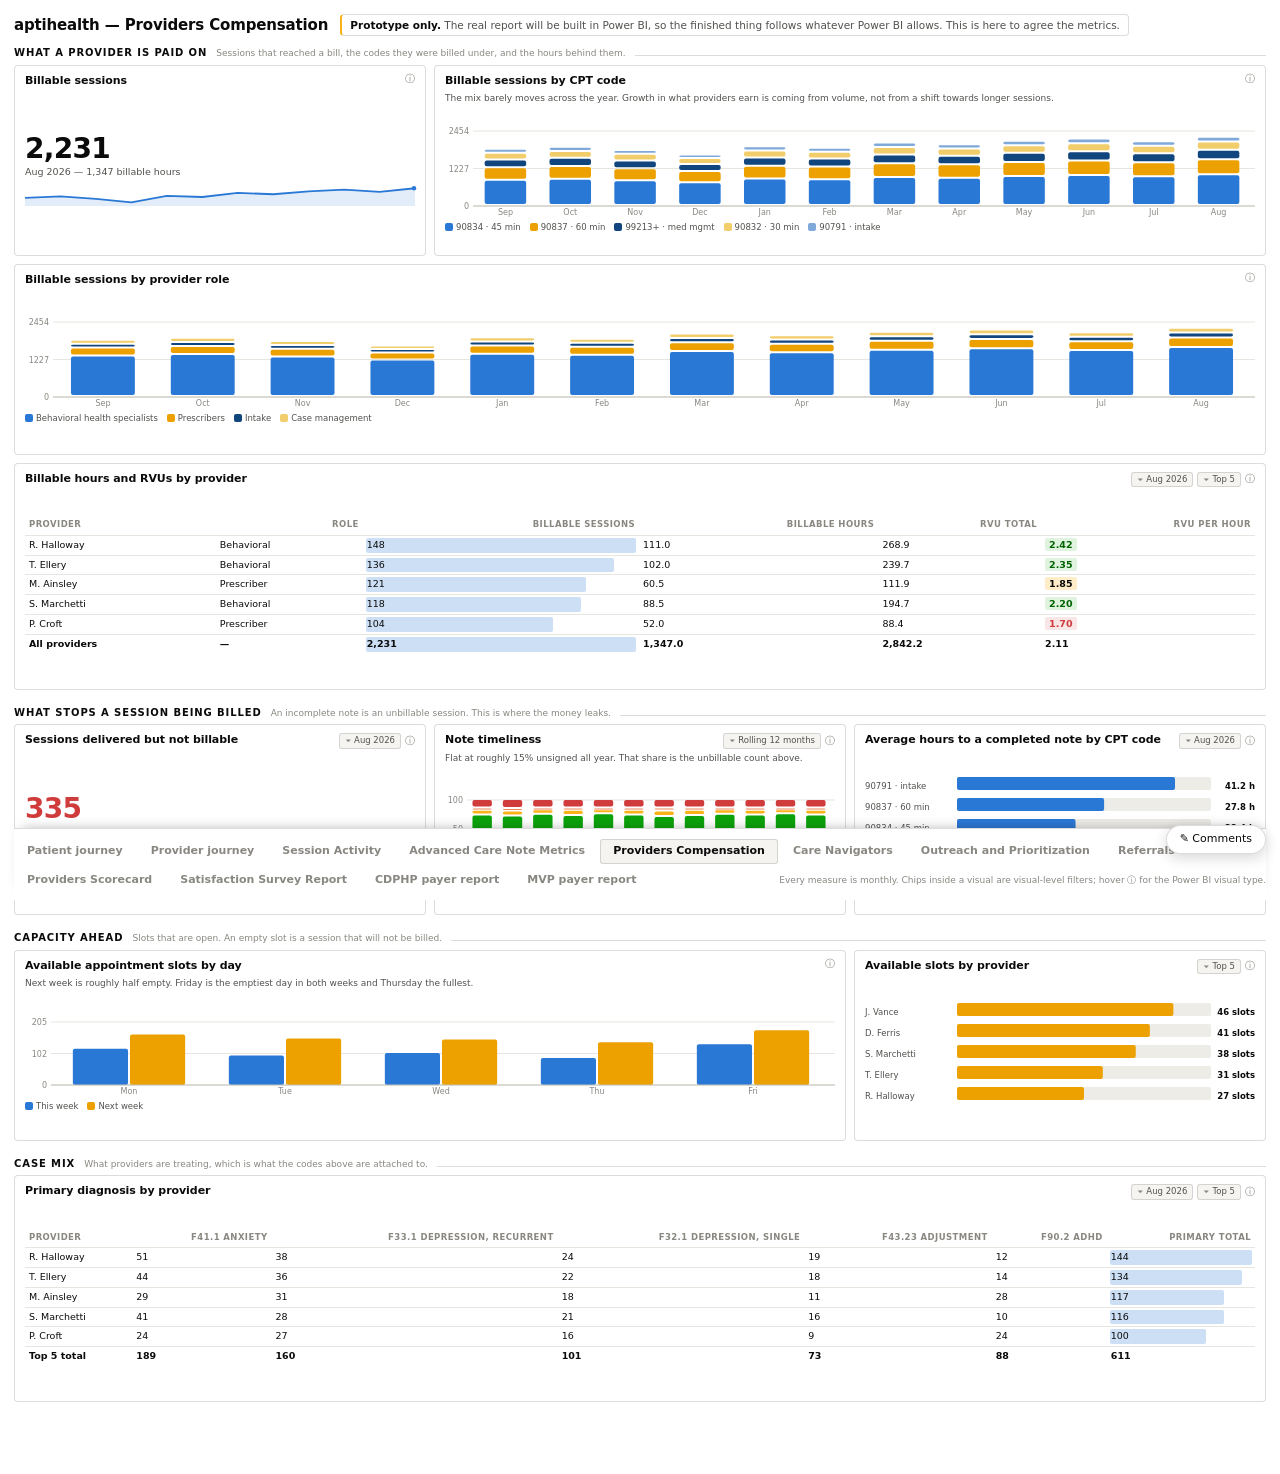
<file: reports/internal/providers-compensation.html>
<!doctype html>
<html lang="en">
<head>
<meta charset="utf-8">
<meta name="viewport" content="width=device-width, initial-scale=1">
<title>aptihealth &mdash; Providers Compensation</title>
<!-- shared:css:start -->
<style>
  .root {
    color-scheme: light;
    --plane: #ffffff; --surface: #ffffff;
    --ink-1: #0b0b0b; --ink-2: #52514e; --ink-muted: #898781;
    --grid: #e6e5df; --baseline: #c3c2b7; --border: rgba(11, 11, 11, 0.14);
    --s1: #2a78d6; --s2: #eda100; --s3: #10457e; --s4: #f2cd6b; --s5: #7fa9d9;
    --good: #0ca30c; --warning: #fab219; --serious: #ec835a; --critical: #d03b3b;
    --success-text: #006300; --track: #eeece7; --chipbg: #f5f4f0;
  }

  body { margin: 0; background: #ffffff; }
  /* The page strip is sticky to the bottom of .root, so on a short page — MVP's
     empty pages, a narrow window — it would sit halfway up the screen. Making
     .root fill the viewport as a flex column and pushing .ptabs down with an
     auto top margin keeps the strip on the bottom edge whether the page
     scrolls or not. .root carries no bottom padding — the strip's own
     padding-bottom is the last gap, so bottom: 0 lands flush against the
     window instead of 8px short of it. */
  .root {
    font-family: system-ui, -apple-system, "Segoe UI", sans-serif;
    background: var(--plane); color: var(--ink-1);
    padding: 14px 14px 0; line-height: 1.35;
    box-sizing: border-box; min-height: 100vh;
    display: flex; flex-direction: column;
  }

  .rpthead { display: flex; align-items: center; gap: 12px; flex-wrap: wrap; margin-bottom: 10px; }
  .rpthead h1 { font-size: 15px; margin: 0; letter-spacing: -0.01em; }
  .rpthead .mock {
    font-size: 10.5px; color: var(--ink-2); border: 1px solid var(--border);
    border-left: 2px solid var(--warning); border-radius: 4px; padding: 3px 8px;
  }
  .rpthead .mock b { color: var(--ink-1); }
  .slicers { margin-left: auto; display: flex; gap: 5px; flex-wrap: wrap; align-items: center; }
  .slicers .lbl { font-size: 9px; color: var(--ink-muted); text-transform: uppercase; letter-spacing: 0.07em; font-weight: 650; }
  .sl {
    font-size: 10.5px; color: var(--ink-2); background: var(--chipbg);
    border: 1px solid var(--border); border-radius: 3px; padding: 3px 8px; white-space: nowrap;
  }
  .sl::after { content: " ▾"; color: var(--ink-muted); font-size: 8px; }
  .sl { cursor: pointer; user-select: none; }
  .sl:hover, .sl[data-open] { border-color: var(--ink-muted); color: var(--ink-1); }

  .page { display: none; grid-template-columns: repeat(12, minmax(0, 1fr)); gap: 8px; position: relative; }
  .page.on { display: grid; }

  .v {
    background: var(--surface); border: 1px solid var(--border); border-radius: 4px;
    padding: 8px 10px 9px; overflow: hidden; display: flex; flex-direction: column;
    position: relative;   /* review pins are placed inside the tile they belong to */
  }
  .vh { display: flex; align-items: flex-start; gap: 8px; flex-wrap: wrap; row-gap: 3px; }
  .ask {
    font-size: 7.5px; font-weight: 700; letter-spacing: 0.07em; text-transform: uppercase;
    color: #143a63; background: #e8eef6; border: 1px solid #c5d5e8;
    border-radius: 3px; padding: 1px 5px; white-space: nowrap; flex-shrink: 0; align-self: center;
  }
  /* Company OKR metric. Deliberately a different marker from .ask: "CDPHP asked" means the
     payer requested it and it must reach the payer report, which sync.py enforces. "OKR" means
     the business is measured on it, and carries no such obligation. */
  .okr {
    font-size: 7.5px; font-weight: 700; letter-spacing: 0.07em; text-transform: uppercase;
    color: #6b4a00; background: #fdf3dc; border: 1px solid #f0dfae;
    border-radius: 3px; padding: 1px 5px; white-space: nowrap; flex-shrink: 0; align-self: center;
  }
  .appx { font-size: 9.5px; color: var(--ink-1); margin: 2px 0 0; padding-left: 15px; }
  .appx li { padding: 2px 0; border-bottom: 1px solid var(--grid); }
  .appx li:last-child { border-bottom: 0; }
  .vh h4 { font-size: 11px; font-weight: 650; margin: 0; letter-spacing: -0.005em; flex: 1; }
  .vf { display: flex; align-items: center; gap: 4px; flex-shrink: 0; }
  .wf {
    font-size: 8.5px; color: var(--ink-2); background: var(--chipbg);
    border: 1px solid var(--border); border-radius: 3px; padding: 1px 5px; white-space: nowrap;
  }
  .wf::before { content: "⏷ "; color: var(--ink-muted); font-size: 7px; }
  .wf { cursor: pointer; user-select: none; }
  .wf:hover, .wf[data-open] { border-color: var(--ink-muted); color: var(--ink-1); }

  .dd {
    position: fixed; z-index: 70; display: none; min-width: 132px; max-width: 240px;
    max-height: 232px; overflow-y: auto; background: #ffffff; color: #0b0b0b;
    border: 1px solid rgba(11, 11, 11, 0.18); border-radius: 4px; padding: 3px;
    box-shadow: 0 6px 18px rgba(11, 11, 11, 0.14);
  }
  .dd.on { display: block; }
  .dd .ddh {
    font-size: 8px; color: #898781; text-transform: uppercase; letter-spacing: 0.07em;
    font-weight: 650; padding: 3px 6px 4px;
  }
  .dd button {
    appearance: none; border: 0; background: none; cursor: pointer; font: inherit; width: 100%;
    display: flex; align-items: center; gap: 6px; text-align: left;
    font-size: 10.5px; color: #0b0b0b; padding: 4px 6px; border-radius: 3px; white-space: nowrap;
  }
  .dd button:hover { background: #f5f4f0; }
  .dd button .tick { width: 9px; flex-shrink: 0; color: #2a78d6; font-size: 9px; }
  .dd button[aria-checked="true"] { font-weight: 650; }
  .i {
    appearance: none; border: 0; background: none; padding: 0; cursor: help;
    font: inherit; font-size: 10px; color: var(--ink-muted); line-height: 1;
  }
  .i:hover { color: var(--s1); }
  .info { font-size: 9px; color: var(--ink-2); margin: 3px 0 0; }
  .body { flex: 1; min-height: 0; display: flex; flex-direction: column; justify-content: center; padding-top: 6px; }

  .kpi .big { font-size: 28px; font-weight: 600; letter-spacing: -0.025em; line-height: 1.05; }
  .kpi .big small { font-size: 12px; font-weight: 500; color: var(--ink-2); letter-spacing: 0; }
  .kpi .sub { font-size: 9.5px; color: var(--ink-2); margin-top: 2px; }
  .kpi .sub .up { color: var(--success-text); font-weight: 650; }
  .kpi .sub .down { color: var(--critical); font-weight: 650; }
  .kpi .spark { margin-top: 5px; }

  .sm2 .big { font-size: 16px; font-weight: 600; letter-spacing: -0.02em; }
  .sm2 .row { display: flex; align-items: flex-end; justify-content: space-between; gap: 6px; }

  .ch { width: 100%; }
  .ch svg { display: block; width: 100%; height: auto; overflow: visible; }
  .lg { display: flex; gap: 9px; flex-wrap: wrap; font-size: 8.5px; color: var(--ink-2); margin-top: 4px; }
  .lg i { width: 8px; height: 8px; border-radius: 2px; display: inline-block; margin-right: 3px; vertical-align: -1px; }

  table.mx { width: 100%; border-collapse: collapse; font-size: 9.5px; font-variant-numeric: tabular-nums; }
  table.mx th {
    text-align: right; font-weight: 600; color: var(--ink-muted); font-size: 8.5px;
    text-transform: uppercase; letter-spacing: 0.05em; padding: 0 4px 4px; border-bottom: 1px solid var(--grid);
  }
  table.mx th:first-child, table.mx td:first-child { text-align: left; }
  table.mx td { padding: 3px 4px; border-bottom: 1px solid var(--grid); color: var(--ink-1); }
  table.mx tr:last-child td { border-bottom: 0; font-weight: 650; }
  /* A verbatim extract has no total row to bold, and its headers are column names. */
  table.mx.raw tr:last-child td { font-weight: 400; }
  table.mx.raw th { text-transform: none; letter-spacing: 0; }
  table.mx td.b { position: relative; }
  table.mx td.b .bar { position: absolute; inset: 2px auto 2px 3px; background: var(--s1); opacity: 0.24; border-radius: 2px; }
  table.mx td.b span { position: relative; }
  .cf { border-radius: 2px; padding: 1px 4px; font-weight: 650; }
  .cf.g { color: var(--success-text); background: color-mix(in srgb, var(--good) 13%, white); }
  .cf.w { color: var(--ink-1); background: color-mix(in srgb, var(--warning) 24%, white); }
  .cf.c { color: var(--critical); background: color-mix(in srgb, var(--critical) 13%, white); }

  .flags { display: flex; flex-direction: column; }
  .flags .f { display: grid; grid-template-columns: 11px 1fr auto auto; gap: 6px; align-items: center; font-size: 10px; padding: 4px 0; border-bottom: 1px solid var(--grid); }
  .flags .f:last-child { border-bottom: 0; }
  .flags .f .n { font-weight: 650; font-variant-numeric: tabular-nums; font-size: 11.5px; }
  .flags .f .mo { font-size: 8.5px; color: var(--ink-2); font-variant-numeric: tabular-nums; min-width: 40px; text-align: right; }
  .flags .f .t { color: var(--ink-2); }
  .flags .f .t b { color: var(--ink-1); font-weight: 600; }
  .flags .ico { font-size: 9px; text-align: center; }
  .g-good .ico { color: var(--good); } .g-warning .ico { color: var(--warning); }
  .g-serious .ico { color: var(--serious); } .g-critical .ico { color: var(--critical); }

  /* Section bands. The provider report reads top-down — providers, then efficiency, then
     supervision — and an invisible HTML comment does not tell a reader that. */
  .band { grid-column: 1 / -1; display: flex; align-items: baseline; gap: 9px; margin: 8px 0 -3px; }
  .band .t { font-size: 10px; font-weight: 700; text-transform: uppercase; letter-spacing: 0.09em; color: var(--ink-1); flex-shrink: 0; }
  .band .d { font-size: 9px; color: var(--ink-muted); }
  .band .r { flex: 1; border-top: 1px solid var(--border); min-width: 12px; }
  .page.on > .band:first-child { margin-top: 0; }

  /* Role groups — a headcount roll-up with no chart in it. The question is which licence
     sits under which role, and a bar cannot say that. Four columns, one per role. */
  .roles { display: grid; grid-template-columns: repeat(auto-fit, minmax(120px, 1fr)); gap: 8px; }
  .roles .rg { border-left: 2px solid var(--s1); padding-left: 7px; }
  .roles .rg.pr { border-left-color: var(--s2); }
  .roles .rg.ot { border-left-color: var(--s3); }
  .roles .rgh { display: flex; align-items: baseline; justify-content: space-between; gap: 6px; padding-bottom: 3px; border-bottom: 1px solid var(--grid); }
  .roles .rgh b { font-size: 10px; font-weight: 650; color: var(--ink-1); }
  .roles .rgh .n { font-size: 15px; font-weight: 600; letter-spacing: -0.02em; font-variant-numeric: tabular-nums; }
  .roles .rgs { font-size: 8.5px; color: var(--ink-muted); margin: 2px 0 3px; }
  .roles .rl { list-style: none; margin: 0; padding: 0; }
  .roles .rl li { display: flex; justify-content: space-between; gap: 6px; font-size: 9.5px; color: var(--ink-2); padding: 2px 0; border-bottom: 1px solid var(--grid); }
  .roles .rl li:last-child { border-bottom: 0; }
  .roles .rl li span { color: var(--ink-1); font-weight: 650; font-variant-numeric: tabular-nums; }
  .roles .rl li.none { color: var(--ink-muted); font-style: italic; }

  .gapnote { font-size: 8.5px; color: var(--critical); font-weight: 600; margin-top: 4px; }

  /* The report switcher stays on screen — these pages are long and it is the only
     way between reports. */
  .ptabs {
    display: flex; flex-wrap: wrap; gap: 2px; row-gap: 4px;
    margin-top: auto; padding-top: 10px; border-top: 1px solid var(--border);
    align-items: center;
    position: sticky; bottom: 0; z-index: 60;
    background: var(--plane); padding-bottom: 7px;
    box-shadow: 0 -6px 12px -8px rgba(11, 11, 11, 0.35);
  }
  .ptabs button {
    appearance: none; border: 1px solid transparent; background: none; cursor: pointer; font: inherit;
    font-size: 11px; font-weight: 550; color: var(--ink-muted); padding: 4px 12px; border-radius: 3px;
  }
  .ptabs button[aria-pressed="true"] { color: var(--ink-1); background: var(--chipbg); border-color: var(--border); }
  .ptabs button:hover { color: var(--ink-1); }
  .ptabs .hint { margin-left: auto; font-size: 9px; color: var(--ink-muted); }
  /* Separates the cross-report links from the page tabs of the report you are in.
     One report with several pages is what Power BI actually builds, so the strip
     has to show both without reading as one flat list of eight things. */
  .ptabs .sep { align-self: stretch; width: 1px; background: var(--border); margin: 2px 8px; }

  .tt {
    position: fixed; pointer-events: none; opacity: 0; transition: opacity .08s;
    background: #143a63; color: #ffffff; font-size: 10.5px;
    border: 1px solid #0d2743; box-shadow: 0 4px 14px rgba(11, 11, 11, 0.28);
    padding: 5px 8px; border-radius: 4px; z-index: 80; max-width: 250px; white-space: normal; line-height: 1.4;
  }

  .c2 { grid-column: span 2 } .c3 { grid-column: span 3 } .c4 { grid-column: span 4 }
  .c5 { grid-column: span 5 } .c6 { grid-column: span 6 } .c7 { grid-column: span 7 }
  .c8 { grid-column: span 8 } .c12 { grid-column: span 12 }
  .h1r { min-height: 96px } .h2r { min-height: 172px } .h3r { min-height: 208px }
  @media (max-width: 1000px) {
    .page.on { grid-template-columns: repeat(6, minmax(0, 1fr)); }
    .c7, .c8, .c12 { grid-column: span 6 } .c5 { grid-column: span 4 }
  }
  @media (max-width: 620px) {
    .page.on { grid-template-columns: repeat(2, minmax(0, 1fr)); }
    .c3, .c4, .c5, .c6, .c7, .c8, .c12 { grid-column: span 2 }
  }

  /* report-to-report navigation in the footer tab strip */
  .ptabs a {
    text-decoration: none; border: 1px solid transparent;
    font-size: 11px; font-weight: 550; color: var(--ink-muted); padding: 4px 12px; border-radius: 3px;
  }
  .ptabs a:hover { color: var(--ink-1); }
  .ptabs a[aria-current="page"] { color: var(--ink-1); background: var(--chipbg); border-color: var(--border); }

  /* ---- Review comments -----------------------------------------------------------
     How a reader asks for a change. Comment mode turns the report into a surface you
     can pin a note to: click a visual, type, and the note stays attached to that tile
     with a numbered pin. Every note collects in the panel on the right — one list for
     the whole report, plus the open count of the other reports, so nothing is left in
     somebody's head or in a message that does not say which tile it is about.

     Deliberately quiet: the pin is a small blue bubble, the panel is the same white and
     hairline borders as everything else, and with comment mode off the report looks
     exactly as it did. Blue, not red — a comment is a request, not a judgement. */

  .cbar { position: fixed; right: 14px; bottom: 46px; z-index: 76; display: flex; gap: 6px; }
  .cbar .ctog {
    appearance: none; font: inherit; font-size: 11px; cursor: pointer;
    display: flex; align-items: center; gap: 6px;
    background: #ffffff; color: var(--ink-1); border: 1px solid var(--border);
    border-radius: 18px; padding: 6px 13px; box-shadow: 0 4px 14px rgba(11, 11, 11, 0.16);
  }
  .cbar .ctog:hover { border-color: var(--ink-muted); }
  /* Out from behind the panel while it is open, so the button that closes comment mode
     is never hidden under the thing it opened. */
  .root.cpo .cbar { right: 352px; }
  .cbar .ctog[aria-pressed="true"] { background: var(--s1); border-color: var(--s1); color: #ffffff; }
  .cbar .ctog .cn {
    font-size: 9.5px; font-weight: 700; font-variant-numeric: tabular-nums;
    background: var(--s1); color: #ffffff; border-radius: 9px; padding: 0 5px; min-width: 15px; text-align: center;
  }
  .cbar .ctog[aria-pressed="true"] .cn { background: #ffffff; color: var(--s1); }

  /* Comment mode. The whole report becomes clickable, so the cursor has to say so and
     the tile under the pointer has to show which target the click will attach to. */
  .root.cmt .page { cursor: crosshair; }
  .root.cmt .v:hover { box-shadow: inset 0 0 0 1.5px var(--s1); }
  .root.cpo { padding-right: 340px; }   /* the panel moves the report over rather than covering it */

  .cpin {
    position: absolute; z-index: 40; min-width: 17px; height: 17px; padding: 0 4px;
    display: none; align-items: center; justify-content: center;
    font-size: 9.5px; font-weight: 700; font-variant-numeric: tabular-nums;
    color: #ffffff; background: var(--s1); border: 1.5px solid #ffffff;
    border-radius: 9px 9px 9px 2px; box-shadow: 0 2px 6px rgba(11, 11, 11, 0.3);
    cursor: pointer; transform: translate(-2px, -2px);
  }
  .root.cmt .cpin, .root.cpo .cpin, .root.cpins .cpin { display: flex; }
  .cpin.res { background: var(--ink-muted); }
  .cpin.sel { outline: 2px solid var(--s1); outline-offset: 2px; }
  .v.cflash { box-shadow: inset 0 0 0 2px var(--s1); }

  /* The composer, and the same popover reused to read a thread. */
  .cpop {
    position: fixed; z-index: 79; display: none; width: 274px; background: #ffffff;
    border: 1px solid rgba(11, 11, 11, 0.18); border-radius: 5px; padding: 9px;
    box-shadow: 0 8px 22px rgba(11, 11, 11, 0.18);
  }
  .cpop.on { display: block; }
  .cpop .tgt {
    font-size: 8.5px; color: var(--ink-muted); margin-bottom: 5px;
    overflow: hidden; text-overflow: ellipsis; white-space: nowrap;
  }
  .cpop .tgt b { color: var(--ink-2); font-weight: 650; }
  .cpop textarea, .cpop input {
    width: 100%; box-sizing: border-box; font: inherit; font-size: 10.5px; color: var(--ink-1);
    background: #ffffff; border: 1px solid var(--border); border-radius: 3px; padding: 5px 6px;
  }
  .cpop textarea { min-height: 62px; resize: vertical; line-height: 1.4; }
  .cpop input { margin-bottom: 5px; }
  .cpop .act { display: flex; align-items: center; gap: 6px; margin-top: 6px; }
  .cpop .hint { font-size: 8.5px; color: var(--ink-muted); margin-right: auto; }

  .cb {
    appearance: none; font: inherit; font-size: 10px; cursor: pointer;
    border: 1px solid var(--border); background: var(--chipbg); color: var(--ink-1);
    border-radius: 3px; padding: 3px 9px;
  }
  .cb:hover { border-color: var(--ink-muted); }
  .cb.p { background: var(--s1); border-color: var(--s1); color: #ffffff; }
  .cb.q { border-color: transparent; background: none; color: var(--ink-muted); padding: 3px 4px; }
  .cb.q:hover { color: var(--ink-1); }
  .cb[disabled] { opacity: 0.45; cursor: default; }

  .cpan {
    position: fixed; top: 0; right: 0; bottom: 0; width: 326px; z-index: 77; display: none;
    background: #ffffff; border-left: 1px solid var(--border);
    box-shadow: -10px 0 26px rgba(11, 11, 11, 0.1);
    padding: 11px 12px 16px; overflow-y: auto;
  }
  .cpan.on { display: block; }
  .cpan .ph { display: flex; align-items: center; gap: 8px; }
  .cpan .ph h3 { font-size: 10px; font-weight: 700; text-transform: uppercase; letter-spacing: 0.09em; margin: 0; }
  .cpan .ph .n { font-size: 9.5px; color: var(--ink-muted); font-variant-numeric: tabular-nums; }
  .cpan .ph .cb.q { margin-left: auto; font-size: 13px; line-height: 1; }
  .cpan .sub { font-size: 9px; color: var(--ink-muted); margin: 2px 0 8px; }
  .cpan .opt { display: flex; align-items: center; gap: 5px; font-size: 9px; color: var(--ink-2); margin: 7px 0 3px; }
  .cpan .opt input { margin: 0; }

  .cit { border-top: 1px solid var(--grid); padding: 8px 0 9px; cursor: pointer; }
  .cit:hover { background: #fbfbf9; }
  .cit .hd { display: flex; align-items: center; gap: 6px; }
  .cit .av {
    width: 16px; height: 16px; border-radius: 50%; background: var(--s1); color: #ffffff;
    font-size: 8.5px; font-weight: 700; display: flex; align-items: center; justify-content: center; flex-shrink: 0;
  }
  .cit .num { font-size: 9px; color: var(--ink-muted); font-variant-numeric: tabular-nums; min-width: 12px; }
  .cit .who { font-size: 10px; font-weight: 650; color: var(--ink-1); }
  .cit .at { font-size: 8.5px; color: var(--ink-muted); margin-left: auto; }
  .cit .txt { font-size: 10.5px; color: var(--ink-1); white-space: pre-wrap; margin: 4px 0 0; line-height: 1.4; }
  .cit .tgt { font-size: 8.5px; color: var(--ink-muted); margin-top: 4px; }
  .cit .tgt b { color: var(--ink-2); font-weight: 650; }
  .cit .off { color: var(--s1); }
  .cit .rep { font-size: 10px; color: var(--ink-2); border-left: 2px solid var(--grid); padding: 3px 0 3px 7px; margin-top: 5px; white-space: pre-wrap; }
  .cit .rep b { color: var(--ink-1); font-weight: 650; }
  .cit .act { display: flex; gap: 4px; margin-top: 6px; }
  .cit.done .txt, .cit.done .who { color: var(--ink-muted); }
  .cpan .none { font-size: 10px; color: var(--ink-muted); padding: 10px 0; line-height: 1.5; }

  .cpan .sect {
    font-size: 9px; font-weight: 700; text-transform: uppercase; letter-spacing: 0.08em;
    color: var(--ink-muted); margin: 14px 0 2px;
  }
  .cpan .doc {
    display: flex; align-items: baseline; gap: 8px; font-size: 10px; color: var(--ink-2);
    text-decoration: none; padding: 4px 0; border-top: 1px solid var(--grid);
  }
  .cpan .doc:hover { color: var(--ink-1); }
  .cpan .doc .n { margin-left: auto; font-size: 9px; color: var(--ink-muted); font-variant-numeric: tabular-nums; }
  .cpan .foot { margin-top: 14px; border-top: 1px solid var(--border); padding-top: 8px; }
  .cpan .foot .who { display: flex; align-items: center; gap: 5px; }
  .cpan .foot input {
    flex: 1; font: inherit; font-size: 10px; color: var(--ink-1); background: #ffffff;
    border: 1px solid var(--border); border-radius: 3px; padding: 3px 6px;
  }
  .cpan .foot .note { font-size: 8.5px; color: var(--ink-muted); margin-top: 6px; line-height: 1.45; }
  .cpan .foot .exp { display: flex; gap: 4px; margin-top: 7px; flex-wrap: wrap; }
  .cpan .foot .exp a { text-decoration: none; }

  @media (max-width: 760px) {
    .cpan { width: 100%; }
    .root.cpo { padding-right: 14px; }
  }
</style>
<!-- shared:css:end -->
</head>
<body>

<div class="root">
  <div class="rpthead">
    <h1>aptihealth &mdash; Providers Compensation</h1>
    <span class="mock"><b>Prototype only.</b> The real report will be built in Power BI, so the finished thing follows whatever Power BI allows. This is here to agree the metrics.</span>
  </div>

  <div class="page on" id="pg-providers-compensation">

    <div class="band"><span class="t">What a provider is paid on</span><span class="d">Sessions that reached a bill, the codes they were billed under, and the hours behind them.</span><span class="r"></span></div>

    <div class="v kpi c4 h2r">
      <div class="vh"><h4>Billable sessions</h4>
        <div class="vf"><button class="i" data-tip="Power BI: card + line. Sessions delivered in the month that carry a completed note and a billable CPT code. It is the base every compensation figure on this page is built from, which is why the unbillable count sits directly beneath it.">&#9432;</button></div>
      </div>
      <div class="body">
        <div class="big">2,231</div>
        <div class="sub">Aug 2026 &mdash; 1,347 billable hours</div>
        <div class="spark ch" id="pc-tot"></div>
      </div>
    </div>

    <div class="v c8 h2r">
      <div class="vh"><h4>Billable sessions by CPT code</h4>
        <div class="vf"><button class="i" data-tip="Power BI: stacked column chart, five series, all session counts, so one axis and the maximum comes from the stacked total. The code decides the rate, so the mix is the compensation story and the total is only half of it. Five codes cover almost everything; anything rarer folds into the largest neighbour rather than adding a sixth colour.">&#9432;</button></div>
      </div>
      <p class="info">The mix barely moves across the year. Growth in what providers earn is coming from volume, not from a shift towards longer sessions.</p>
      <div class="body"><div class="ch" id="pc-cpt"></div>
        <div class="lg">
          <span><i style="background:var(--s1)"></i>90834 &middot; 45 min</span><span><i style="background:var(--s2)"></i>90837 &middot; 60 min</span>
          <span><i style="background:var(--s3)"></i>99213+ &middot; med mgmt</span><span><i style="background:var(--s4)"></i>90832 &middot; 30 min</span>
          <span><i style="background:var(--s5)"></i>90791 &middot; intake</span>
        </div>
      </div>
    </div>

    <div class="v c12 h2r">
      <div class="vh"><h4>Billable sessions by provider role</h4>
        <div class="vf"><button class="i" data-tip="Power BI: stacked column chart, four series, all session counts. The source splits this into two matrices, one for behavioral health specialists and one for prescribers, which makes the two impossible to compare and hides intake and case management entirely. One stack shows all four and their shares at once.">&#9432;</button></div>
      </div>
      <div class="body"><div class="ch" id="pc-role"></div>
        <div class="lg">
          <span><i style="background:var(--s1)"></i>Behavioral health specialists</span><span><i style="background:var(--s2)"></i>Prescribers</span>
          <span><i style="background:var(--s3)"></i>Intake</span><span><i style="background:var(--s4)"></i>Case management</span>
        </div>
      </div>
    </div>

    <div class="v c12 h3r">
      <div class="vh"><h4>Billable hours and RVUs by provider</h4>
        <div class="vf"><span class="wf">Aug 2026</span><span class="wf">Top 5</span><button class="i" data-tip="Power BI: matrix, one row per provider, with RVU per billable hour as the last column and conditional formatting on it. RVU per hour is the measure this report exists to produce and the one the source never calculates &mdash; it lists RVU totals and hours in separate grids and leaves the division to the reader.">&#9432;</button></div>
      </div>
      <div class="body" id="pc-prov"></div>
    </div>

    <div class="band"><span class="t">What stops a session being billed</span><span class="d">An incomplete note is an unbillable session. This is where the money leaks.</span><span class="r"></span></div>

    <div class="v kpi c4 h2r">
      <div class="vh"><h4>Sessions delivered but not billable</h4>
        <div class="vf"><span class="wf">Aug 2026</span><button class="i" data-tip="Power BI: KPI card. Sessions that happened and cannot be billed because the note is not complete. This is a count that should be zero, which is why it is red &mdash; the work was done, the member was seen, and nobody gets paid for it.">&#9432;</button></div>
      </div>
      <div class="body">
        <div class="big" style="color:var(--critical)">335</div>
        <div class="sub">15% of sessions delivered in the month</div>
        <div class="spark ch" id="pc-unb"></div>
      </div>
    </div>

    <div class="v c4 h2r">
      <div class="vh"><h4>Note timeliness</h4>
        <div class="vf"><span class="wf">Rolling 12 months</span><button class="i" data-tip="Power BI: 100% stacked column chart. Status colours always ship with labels, never colour alone. The same measure as on the Provider journey and the CDPHP report &mdash; it is here because an unsigned note is an unbilled session, which makes it a compensation measure as much as a documentation one.">&#9432;</button></div>
      </div>
      <p class="info">Flat at roughly 15% unsigned all year. That share is the unbillable count above.</p>
      <div class="body"><div class="ch" id="pc-time"></div>
        <div class="lg">
          <span><i style="background:var(--good)"></i>&lt;24h</span><span><i style="background:var(--warning)"></i>24&ndash;48h</span>
          <span><i style="background:var(--serious)"></i>48&ndash;72h</span><span><i style="background:var(--critical)"></i>&gt;72h / unsigned</span>
        </div>
      </div>
    </div>

    <div class="v c4 h2r">
      <div class="vh"><h4>Average hours to a completed note by CPT code</h4>
        <div class="vf"><span class="wf">Aug 2026</span><button class="i" data-tip="Power BI: clustered bar chart, mean hours from session end to a completed note, by the code the session was billed under. Intake notes take nearly twice as long as anything else, which is where the unsigned backlog concentrates.">&#9432;</button></div>
      </div>
      <div class="body"><div class="ch" id="pc-hrs"></div>
      </div>
    </div>

    <div class="band"><span class="t">Capacity ahead</span><span class="d">Slots that are open. An empty slot is a session that will not be billed.</span><span class="r"></span></div>

    <div class="v c8 h2r">
      <div class="vh"><h4>Available appointment slots by day</h4>
        <div class="vf"><button class="i" data-tip="Power BI: clustered column chart, two series, both slot counts, so one axis. This week against next week, by weekday. The source gives each week its own matrix of calendar links; two series on one axis is the comparison those two grids were trying to make.">&#9432;</button></div>
      </div>
      <p class="info">Next week is roughly half empty. Friday is the emptiest day in both weeks and Thursday the fullest.</p>
      <div class="body"><div class="ch" id="pc-slot"></div>
        <div class="lg"><span><i style="background:var(--s1)"></i>This week</span><span><i style="background:var(--s2)"></i>Next week</span></div>
      </div>
    </div>

    <div class="v c4 h2r">
      <div class="vh"><h4>Available slots by provider</h4>
        <div class="vf"><span class="wf">Top 5</span><button class="i" data-tip="Power BI: clustered bar chart, open slots in the next two weeks per provider, most open first. Read it beside the RVU table: the providers with the most open time are not the ones with the lowest RVU per hour, so open capacity is not the same problem as low productivity.">&#9432;</button></div>
      </div>
      <div class="body"><div class="ch" id="pc-pslot"></div></div>
    </div>

    <div class="band"><span class="t">Case mix</span><span class="d">What providers are treating, which is what the codes above are attached to.</span><span class="r"></span></div>

    <div class="v c12 h3r">
      <div class="vh"><h4>Primary diagnosis by provider</h4>
        <div class="vf"><span class="wf">Aug 2026</span><span class="wf">Top 5</span><button class="i" data-tip="Power BI: matrix, session counts by provider and primary diagnosis. Counts only: a member can carry several diagnoses, so a share of the total here would be nonsense &mdash; the same caveat as the diagnosis matrix on the CDPHP outcomes page.">&#9432;</button></div>
      </div>
      <div class="body" id="pc-dx"></div>
    </div>

  </div>

  <div class="ptabs" role="group" aria-label="Reports">
    <a href="../internal/patient-journey.html">Patient journey</a>
    <a href="../internal/provider-journey.html">Provider journey</a>
    <a href="../internal/session-activity.html">Session Activity</a>
    <a href="../internal/advanced-care-note-metrics.html">Advanced Care Note Metrics</a>
    <a href="../internal/providers-compensation.html" aria-current="page">Providers Compensation</a>
    <a href="../internal/care-navigators.html">Care Navigators</a>
    <a href="../internal/outreach-and-prioritization.html">Outreach and Prioritization</a>
    <a href="../internal/referrals.html">Referrals</a>
    <a href="../internal/providers-scorecard.html">Providers Scorecard</a>
    <a href="../internal/satisfaction-survey-report.html">Satisfaction Survey Report</a>
    <a href="../external/cdphp.html">CDPHP payer report</a>
    <a href="../external/mvp.html">MVP payer report</a>
    <span class="hint">Every measure is monthly. Chips inside a visual are visual-level filters; hover &#9432; for the Power BI visual type.</span>
  </div>

  <div class="dd" id="dd" role="listbox"></div>
  <div class="tt" id="tt"></div>
</div>

<!-- shared:js:start -->
<script>
/* Shared chart builders and page behaviour for every report in this repo.
   Loaded by each report page; the report then calls APTI.render() with its own data.
   Changing a builder here changes every report — that is the point of the file. */
(function (g) {
  var MO = ["Sep","Oct","Nov","Dec","Jan","Feb","Mar","Apr","May","Jun","Jul","Aug"];
  var NS = "http://www.w3.org/2000/svg";

  function el(t, a) { var e = document.createElementNS(NS, t); for (var k in a) e.setAttribute(k, a[k]); return e; }
  function svg(w, h) { var s = el("svg", { viewBox: "0 0 " + w + " " + h }); s.style.height = h + "px"; return s; }
  function txt(s, x, y, o) {
    o = o || {};
    var t = el("text", { x: x, y: y, "font-size": o.fs || 8, fill: o.fill || "var(--ink-muted)",
      "text-anchor": o.anchor || "start", "font-weight": o.w || 400 });
    t.textContent = s; return t;
  }
  function tip(n, s) { n.setAttribute("data-tip", s); }

  function columns(id, opt) {
    var host = document.getElementById(id); if (!host) return;
    var W = Math.max(host.clientWidth || 460, 240), H = opt.h || 80;
    var pl = opt.pl == null ? 24 : opt.pl, pb = opt.pb || 12, pt = 9, s = svg(W, H);
    var max = opt.max;
    if (!max) {
      if (opt.stacked && !opt.pct) {
        max = 0;
        for (var q = 0; q < opt.labels.length; q++) {
          var tt2 = opt.series.reduce(function (a, sr) { return a + sr.values[q]; }, 0);
          if (tt2 > max) max = tt2;
        }
        max = max * 1.1;
      } else {
        max = Math.max.apply(null, [].concat.apply([], opt.series.map(function (x) { return x.values; }))) * 1.15;
      }
    }
    var n = opt.labels.length, bw = (W - pl - 4) / n;
    [0, 0.5, 1].forEach(function (f) {
      var y = pt + (H - pt - pb) * (1 - f);
      s.appendChild(el("line", { x1: pl, x2: W, y1: y, y2: y, stroke: "var(--grid)" }));
      s.appendChild(txt(opt.fmt ? opt.fmt(max * f) : Math.round(max * f), pl - 4, y + 3, { anchor: "end" }));
    });
    opt.labels.forEach(function (lb, i) {
      var x0 = pl + i * bw;
      if (opt.stacked) {
        var acc = 0, tot = opt.series.reduce(function (a, sr) { return a + sr.values[i]; }, 0);
        opt.series.forEach(function (sr) {
          var v = sr.values[i], hh = (H - pt - pb) * (v / (opt.pct ? tot : max));
          var r = el("rect", { x: x0 + bw * 0.18, y: H - pb - acc - hh, width: bw * 0.64,
            height: Math.max(hh - 2, 1), rx: 2, fill: sr.color });
          tip(r, lb + " · " + sr.name + ": " + v + (opt.unit || ""));
          s.appendChild(r); acc += hh;
        });
      } else {
        var k = opt.series.length, iw = (bw * 0.72) / k;
        opt.series.forEach(function (sr, j) {
          var v = sr.values[i], hh = (H - pt - pb) * (v / max);
          var r = el("rect", { x: x0 + bw * 0.14 + j * (iw + 1), y: H - pb - hh, width: iw - 1,
            height: Math.max(hh, 1), rx: 2, fill: sr.color });
          tip(r, lb + " · " + sr.name + ": " + v + (opt.unit || ""));
          s.appendChild(r);
        });
      }
      var lab = txt(lb, x0 + bw / 2, H - 3, { anchor: "middle", fs: opt.xfs || 8 });
      s.appendChild(lab);
    });
    if (opt.rule != null) {
      var ry = pt + (H - pt - pb) * (1 - opt.rule / max);
      s.appendChild(el("line", { x1: pl, x2: W, y1: ry, y2: ry, stroke: "var(--ink-1)", "stroke-width": 1.6, "stroke-dasharray": "4 3" }));
      s.appendChild(txt(opt.ruleLabel || ("target " + opt.rule), W, ry - 3, { anchor: "end", fs: 8, fill: "var(--ink-1)", w: 650 }));
    }
    s.appendChild(el("line", { x1: pl, x2: W, y1: H - pb, y2: H - pb, stroke: "var(--baseline)" }));
    host.appendChild(s);
  }

  function lines(id, opt) {
    var host = document.getElementById(id); if (!host) return;
    var W = Math.max(host.clientWidth || 460, 260), H = opt.h || 84, pl = 24, pb = 12, pt = 8, s = svg(W, H);
    var max = opt.max || 100, n = opt.labels.length, step = (W - pl - 40) / (n - 1);
    var U = opt.unit == null ? "%" : opt.unit;
    [0, 0.5, 1].forEach(function (f) {
      var y = pt + (H - pt - pb) * (1 - f);
      s.appendChild(el("line", { x1: pl, x2: W - 34, y1: y, y2: y, stroke: "var(--grid)" }));
      s.appendChild(txt(Math.round(max * f) + U, pl - 4, y + 3, { anchor: "end" }));
    });
    if (opt.rule != null) {
      var ry = pt + (H - pt - pb) * (1 - opt.rule / max);
      s.appendChild(el("line", { x1: pl, x2: W - 34, y1: ry, y2: ry, stroke: "var(--ink-1)", "stroke-width": 1.6, "stroke-dasharray": "4 3" }));
      s.appendChild(txt(opt.ruleLabel || "", pl + 3, ry + 9, { anchor: "start", fs: 8, fill: "var(--ink-1)", w: 650 }));
    }
    opt.series.forEach(function (sr) {
      var pts = sr.values.map(function (v, i) { return [pl + i * step, pt + (H - pt - pb) * (1 - v / max)]; });
      s.appendChild(el("path", { d: "M" + pts.map(function (p) { return p[0] + "," + p[1]; }).join("L"),
        fill: "none", stroke: sr.color, "stroke-width": 2, "stroke-linejoin": "round" }));
      pts.forEach(function (p, i) {
        var c = el("circle", { cx: p[0], cy: p[1], r: 2.8, fill: sr.color, stroke: "#fff", "stroke-width": 1.6 });
        tip(c, opt.labels[i] + " · " + sr.name + ": " + sr.values[i] + U); s.appendChild(c);
      });
      var lp = pts[pts.length - 1];
      s.appendChild(txt(sr.values[sr.values.length - 1] + U, lp[0] + 5, lp[1] + 3, { fs: 8.5, fill: "var(--ink-1)", w: 650 }));
    });
    opt.labels.forEach(function (lb, i) { s.appendChild(txt(lb, pl + i * step, H - 3, { anchor: "middle" })); });
    s.appendChild(el("line", { x1: pl, x2: W - 34, y1: H - pb, y2: H - pb, stroke: "var(--baseline)" }));
    host.appendChild(s);
  }

  function bars(id, opt) {
    var host = document.getElementById(id); if (!host) return;
    var rows = opt.rows, lw = opt.lw || 88, rh = opt.rh || 18;
    var W = Math.max(host.clientWidth || 320, 240), H = rows.length * rh + 6, s = svg(W, H);
    var max = opt.max || Math.max.apply(null, rows.map(function (r) { return Math.max(r.value, r.target || 0); })) * 1.18;
    var aw = W - lw - 44;
    if (opt.rule != null) {
      var rx = lw + aw * (opt.rule / max);
      s.appendChild(el("line", { x1: rx, x2: rx, y1: 0, y2: H - 2, stroke: "var(--ink-1)", "stroke-width": 1.6 }));
    }
    rows.forEach(function (r, i) {
      var y = i * rh + 3, bh = rh - 8;
      s.appendChild(txt(r.label, 0, y + bh - 1, { fill: "var(--ink-2)", fs: 8.5 }));
      s.appendChild(el("rect", { x: lw, y: y, width: aw, height: bh, rx: 2, fill: "var(--track)" }));
      /* A row with segments is a stacked bar: the parts share the row's total and are
         drawn end to end. Without segments the row is a single bar, as before. */
      if (r.segments) {
        var acc = 0;
        r.segments.forEach(function (sg) {
          var sw = Math.max(aw * (sg.value / max), 1);
          var sb = el("rect", { x: lw + acc, y: y, width: sw, height: bh, rx: 2, fill: sg.color });
          tip(sb, r.label + " · " + sg.name + ": " + sg.value.toLocaleString());
          s.appendChild(sb);
          if (sw > 22) {
            s.appendChild(txt(sg.value.toLocaleString(), lw + acc + sw - 4, y + bh - 2,
              { anchor: "end", fill: "#ffffff", fs: 8, w: 650 }));
          }
          acc += sw;
        });
        s.appendChild(txt(r.fmt || r.value, W, y + bh - 1, { anchor: "end", fill: "var(--ink-1)", fs: 8.5, w: 650 }));
        return;
      }
      var b = el("rect", { x: lw, y: y, width: Math.max(aw * (r.value / max), 1), height: bh, rx: 2, fill: r.color || "var(--s1)" });
      tip(b, r.label + ": " + (r.fmt || r.value)); s.appendChild(b);
      if (r.target) {
        var tx = lw + aw * (r.target / max);
        s.appendChild(el("line", { x1: tx, x2: tx, y1: y - 1, y2: y + bh + 1, stroke: "var(--ink-1)", "stroke-width": 2 }));
      }
      s.appendChild(txt(r.fmt || r.value, W, y + bh - 1, { anchor: "end", fill: "var(--ink-1)", fs: 8.5, w: 650 }));
    });
    host.appendChild(s);
  }

  /* Centred, tapering funnel: every stage is a bar centred on the same axis and
     scaled against the first stage, with the drop between stages drawn as the
     sloping shoulder. Values and stage-to-stage conversion sit in the right gutter
     so they stay aligned however narrow the bars get. */
  function funnel(id, rows) {
    var host = document.getElementById(id); if (!host) return;
    var rh = 20, bh = 15, W = Math.max(host.clientWidth || 400, 260);
    var H = rows.length * rh + 4, s = svg(W, H);
    var lw = 126, aw = W - lw - 74, cx = lw + aw / 2;
    /* A stage can be empty — a self sign-up has no referral to create — so the scale
       comes from the first stage that has a value, and the empty row draws as a rule. */
    var max = 0;
    rows.forEach(function (r) { if (r.value != null && r.value > max) max = r.value; });
    var wid = rows.map(function (r) { return r.value == null ? 0 : Math.max(aw * (r.value / max), 2); });

    rows.forEach(function (r, i) {
      var y = i * rh + 2;
      if (r.value == null) {
        s.appendChild(txt(r.label, 0, y + bh - 4, { fill: "var(--ink-muted)", fs: 8.5 }));
        s.appendChild(el("line", { x1: cx - 14, x2: cx + 14, y1: y + bh / 2, y2: y + bh / 2,
          stroke: "var(--baseline)", "stroke-width": 1.4 }));
        var em = el("rect", { x: cx - 16, y: y, width: 32, height: bh, fill: "transparent" });
        tip(em, r.label + ": " + (r.emptyTxt || "no such stage for this selection"));
        s.appendChild(em);
        s.appendChild(txt("—", W - 34, y + bh - 4, { anchor: "end", fill: "var(--ink-muted)", fs: 8.5 }));
        return;
      }
      if (i < rows.length - 1 && rows[i + 1].value != null) {
        var pts = [
          [cx - wid[i] / 2, y + bh], [cx + wid[i] / 2, y + bh],
          [cx + wid[i + 1] / 2, y + rh], [cx - wid[i + 1] / 2, y + rh]
        ];
        s.appendChild(el("polygon", {
          points: pts.map(function (q) { return q[0] + "," + q[1]; }).join(" "),
          fill: "var(--s1)", opacity: 0.22
        }));
      }
      s.appendChild(txt(r.label, 0, y + bh - 4, { fill: r.leak ? "var(--critical)" : "var(--ink-2)", fs: 8.5 }));
      var b = el("rect", { x: cx - wid[i] / 2, y: y, width: wid[i], height: bh, rx: 2, fill: "var(--s1)" });
      tip(b, r.label + ": " + r.value.toLocaleString() + (r.conv ? " · " + r.conv + " of prior stage" : "") + (r.leakTxt ? " · leak: " + r.leakTxt : ""));
      s.appendChild(b);
      s.appendChild(txt(r.value.toLocaleString(), W - 34, y + bh - 4, { anchor: "end", fill: "var(--ink-1)", fs: 8.5, w: 650 }));
      s.appendChild(txt(r.conv || "—", W, y + bh - 4, { anchor: "end", fs: 8.5 }));
    });
    host.appendChild(s);
  }

  function spark(id, vals, color, unit) {
    var host = document.getElementById(id); if (!host) return;
    var W = Math.max(host.clientWidth || 120, 80), H = 22, s = svg(W, H);
    var max = Math.max.apply(null, vals) * 1.05, min = Math.min.apply(null, vals) * 0.95;
    var step = W / (vals.length - 1);
    var pts = vals.map(function (v, i) { return [i * step, H - (H - 3) * ((v - min) / (max - min || 1)) - 1.5]; });
    var d = "M" + pts.map(function (p) { return p[0] + "," + p[1]; }).join("L");
    s.appendChild(el("path", { d: d + "L" + W + "," + H + "L0," + H + "Z", fill: color, opacity: 0.13 }));
    s.appendChild(el("path", { d: d, fill: "none", stroke: color, "stroke-width": 1.8, "stroke-linejoin": "round" }));
    var lp = pts[pts.length - 1];
    s.appendChild(el("circle", { cx: lp[0] - 1, cy: lp[1], r: 2.2, fill: color }));
    tip(s, "Monthly, Sep–Aug · latest " + vals[vals.length - 1] + (unit || ""));
    host.appendChild(s);
  }

  function smallMultiples(id, items) {
    var host = document.getElementById(id); if (!host) return;
    items.forEach(function (it, ix) {
      var wrap = document.createElement("div");
      wrap.className = "sm2";
      wrap.style.cssText = "border-bottom:1px solid var(--grid);padding:4px 0";
      var row = document.createElement("div"); row.className = "row";
      var l = document.createElement("div");
      l.innerHTML = '<div class="big">' + it.value + '</div><div style="font-size:8.5px;color:var(--ink-2)">' + it.label + '</div>';
      var ch = document.createElement("div"); ch.style.cssText = "width:54%"; ch.id = id + "-sm" + ix;
      row.appendChild(l); row.appendChild(ch); wrap.appendChild(row); host.appendChild(wrap);
      spark(ch.id, it.spark, it.color, it.unit);
    });
    if (host.lastChild) host.lastChild.style.borderBottom = "0";
  }

  /* opt.raw marks a table that is a verbatim data extract rather than a summary: its last
     row is data, not a total, and its headers are real column names that must not be
     upper-cased. Omit it and a matrix renders exactly as it always has. */
  function matrix(id, cols, rows, opt) {
    var host = document.getElementById(id); if (!host) return;
    var t = document.createElement("table"); t.className = (opt && opt.raw) ? "mx raw" : "mx";
    var hr = document.createElement("tr");
    cols.forEach(function (c) { var th = document.createElement("th"); th.textContent = c; hr.appendChild(th); });
    t.appendChild(hr);
    rows.forEach(function (r) {
      var tr = document.createElement("tr");
      r.forEach(function (c) {
        var td = document.createElement("td");
        if (c && c.bar != null) {
          td.className = "b";
          var b = document.createElement("div"); b.className = "bar"; b.style.width = "calc(" + c.bar + "% - 6px)";
          var sp = document.createElement("span"); sp.textContent = c.v;
          td.appendChild(b); td.appendChild(sp);
        } else if (c && c.cf) {
          var s2 = document.createElement("span"); s2.className = "cf " + c.cf; s2.textContent = c.v; td.appendChild(s2);
        } else if (c && c.v != null) { td.textContent = c.v; }
        else { td.textContent = c; }
        tr.appendChild(td);
      });
      t.appendChild(tr);
    });
    host.appendChild(t);
  }

  /* Visual-level filters that actually filter. A visual registers a draw function; the
     function is handed the current labels of the chips inside its own tile and redraws
     into a cleared host whenever one of them changes. Report-level slicers are not wired
     to anything — a chip only ever affects the visual it sits in, as in Power BI. */
  var REACTIVE = [];

  function reactive(id, draw) {
    var host = document.getElementById(id); if (!host) return;
    REACTIVE.push({ host: host, tile: host.closest(".v"), draw: draw });
  }

  function chipsOf(tile) {
    return Array.prototype.slice.call(tile.querySelectorAll(".wf")).map(function (c) {
      return c.textContent.trim();
    });
  }

  function drawReactive(e) {
    e.host.innerHTML = "";
    e.draw(chipsOf(e.tile), e.tile);
  }

  function redrawTile(tile) {
    REACTIVE.forEach(function (e) { if (e.tile === tile) drawReactive(e); });
  }

  /* Charts size themselves from host.clientWidth, so every page is made visible
     for the duration of the draw and then hidden again. A hidden page measures
     as zero width and the charts render at a fallback size. Do not remove this. */
  function render(draw) {
    /* Deferred by one task before anything is measured. This script runs while the document
       is still being parsed, and at that point nothing has been laid out — host.clientWidth
       reads 0 and every chart silently falls back to the 460px default. That is invisible on
       a tile three or four columns wide and glaring on a full-width one.

       setTimeout rather than requestAnimationFrame: rAF does not fire at all while the
       document is hidden, so a report opened in a background tab, printed, or captured
       headlessly would draw nothing whatsoever. A timer fires either way, and layout is
       available in a hidden document — it is only the animation callback that is suspended. */
    setTimeout(function () {
      var pages = Array.prototype.slice.call(document.querySelectorAll(".page"));
      pages.forEach(function (p) { p.classList.add("on"); });
      draw();
      REACTIVE.forEach(drawReactive);
      pages.forEach(function (p, i) { p.classList.toggle("on", i === 0); });
      wire();
    }, 0);
  }

  function wire() {
    /* Page tabs. Single-report pages use links instead of buttons, so this is an
       empty list there — harmless, and it keeps one wiring path for both shapes. */
    var btns = Array.prototype.slice.call(document.querySelectorAll(".ptabs button"));

  btns.forEach(function (b) {
    b.addEventListener("click", function () {
      btns.forEach(function (o) {
        var on = o === b;
        o.setAttribute("aria-pressed", on ? "true" : "false");
        document.getElementById(o.dataset.pg).classList.toggle("on", on);
      });
    });
  });

  /* ---- slicer / visual-filter dropdowns (mock: they open and set the label, nothing filters) ---- */
  var MONTHS = ["All months", "Aug 2026", "Jul 2026", "Jun 2026", "May 2026", "Apr 2026", "Mar 2026",
                "Feb 2026", "Jan 2026", "Dec 2025", "Nov 2025", "Oct 2025", "Sep 2025"];
  var CHANNELS = ["Channel: all", "Channel: referrers only", "Channel: self sign-up", "Channel: PCP practices", "Channel: health systems", "Channel: health plans"];
  var ACUITY = ["Acuity: all", "Acuity: severe", "Acuity: high", "Acuity: medium", "Acuity: base"];
  var SUPS = ["Supervisor: all", "K. Delaney", "M. Okonkwo", "S. Barros", "T. Whitfield"];

  var OPTIONS = {
    /* report-level slicers */
    "Payer: CDPHP": { head: "Payer", opts: ["Payer: CDPHP", "Payer: MVP", "Payer: Fidelis", "Payer: Medicaid FFS", "Payer: all"] },
    "Program: All": { head: "Program", opts: ["Program: All", "Program: Therapy only", "Program: Medication management", "Program: Combined", "Program: Higher level of care"] },
    "Rolling 12 months": { head: "Period", opts: ["Rolling 12 months", "Rolling 6 months", "Rolling 3 months", "Year to date", "Calendar 2025"] },
    /* visual-level filters */
    "Aug 2026": { head: "Month", opts: MONTHS },
    "All time": { head: "Period", opts: ["All time", "Aug 2026", "Rolling 12 months"] },
    "Channel: all": { head: "Referral channel", opts: CHANNELS },
    "Channel: referrers only": { head: "Referral channel", opts: CHANNELS },
    "Channel: self sign-up": { head: "Referral channel", opts: CHANNELS },
    "Acuity: all": { head: "Acuity", opts: ACUITY },
    "Acuity: severe": { head: "Acuity", opts: ACUITY },
    "Supervisor: all": { head: "Supervisor", opts: SUPS },
    "Role: all": { head: "Role", opts: ["Role: all", "Role: behavioral health specialists", "Role: prescribers", "Role: other"] },
    "Baseline \u22659": { head: "HEDIS baseline", opts: ["Baseline \u22659", "Baseline \u22655", "Baseline: any score"] },
    "Stage: first session": { head: "Conversion stage", opts: ["Stage: registration complete", "Stage: DI attended", "Stage: first session"] },
    "Stage: all": { head: "Journey stage", opts: ["Stage: all", "Stage: registered, never assessed", "Stage: A5 done, no DI", "Stage: DI attended, no first session", "Stage: in care, left early", "Stage: completed 90-day care"] },
    "Scored within 30 days": { head: "Scoring window", opts: ["Scored within 30 days", "Scored within 60 days", "Scored within 90 days"] },
    "Of: active members": { head: "Denominator", opts: ["Of: active members", "Of: all enrolled members", "Of: members with \u22651 session"] },
    "Milestone: DI attended": { head: "Milestone", opts: ["Milestone: DI scheduled", "Milestone: DI attended", "Milestone: first therapy session"] },
    "Top 4 + other": { head: "Reason grouping", opts: ["Top 4 + other", "Top 6 + other", "All reasons"] },
    "Top 5": { head: "Rows shown", opts: ["Top 5", "Top 10", "Top 20", "All providers"] },
    "60-day lookback": { head: "Engagement definition", opts: ["60-day lookback", "90-day lookback", "In-month only"] },
    "All note types": { head: "Note type", opts: ["All note types", "Guided session notes", "Progress notes", "Intake (DI) notes", "Discharge summaries"] },
    "Note type: all": { head: "Note type", opts: ["Note type: all", "Note type: guided session", "Note type: progress", "Note type: intake (DI)", "Note type: discharge summary"] },
    "Month end": { head: "Measured at", opts: ["Month end", "Monthly peak", "Monthly average"] }
  };

  /* Every option in a list is also a key into that list. Without this a chip can be
     switched once and then has nowhere to go back to — picking a month would strand the
     visual on that month with no way back to all of them. */
  [[MONTHS, "Month"], [CHANNELS, "Referral channel"], [ACUITY, "Acuity"], [SUPS, "Supervisor"]]
    .forEach(function (pair) {
      pair[0].forEach(function (o) {
        if (!OPTIONS[o]) OPTIONS[o] = { head: pair[1], opts: pair[0] };
      });
    });

  var dd = document.getElementById("dd"), ddFor = null;

  function closeDD() {
    dd.classList.remove("on");
    if (ddFor) { ddFor.removeAttribute("data-open"); ddFor = null; }
  }

  /* A chip's label is the key into OPTIONS, but only the default label of each list is
     a key — pick "Jul 2026" and the chip would look itself up, find nothing and fall back
     to a list of one, stranding itself with no way back. Index every value in every list
     so any label finds the list it belongs to. */
  var BY_VALUE = null;
  function listFor(label) {
    if (!BY_VALUE) {
      BY_VALUE = {};
      for (var k in OPTIONS) {
        OPTIONS[k].opts.forEach(function (v) { if (!(v in BY_VALUE)) BY_VALUE[v] = OPTIONS[k]; });
      }
    }
    return OPTIONS[label] || BY_VALUE[label] || null;
  }

  function openDD(chip) {
    var cur = chip.textContent.trim();
    /* A chip can carry its own shorter list with data-opts, for a visual that only
       models some of the values — the funnel knows referred and self sign-up, not
       one referrer type at a time. */
    var own = chip.getAttribute("data-opts");
    /* Remember which list this chip belongs to. A few values sit in two lists —
       "Aug 2026" is both a month and a period — so resolving by label alone could
       walk a chip onto the wrong list and lose its way back. Resolved once, kept. */
    var cfg = own
      ? { head: chip.getAttribute("data-head") || (listFor(cur) || {}).head || "Filter", opts: own.split("|") }
      : (chip.__optList || listFor(cur) || { head: "Filter", opts: [cur] });
    if (!own) chip.__optList = cfg;
    dd.innerHTML = "";
    var h = document.createElement("div"); h.className = "ddh"; h.textContent = cfg.head; dd.appendChild(h);
    cfg.opts.forEach(function (o) {
      var b = document.createElement("button");
      b.type = "button"; b.setAttribute("role", "option");
      b.setAttribute("aria-checked", o === cur ? "true" : "false");
      var k = document.createElement("span"); k.className = "tick"; k.textContent = o === cur ? "\u2713" : "";
      b.appendChild(k);
      b.appendChild(document.createTextNode(o));
      b.addEventListener("click", function (ev) {
        ev.stopPropagation();
        chip.textContent = o;
        closeDD();
        var tile = chip.closest(".v");
        if (tile) redrawTile(tile);   /* visuals that registered a draw follow their chips */
      });
      dd.appendChild(b);
    });
    dd.classList.add("on");
    chip.setAttribute("data-open", "");
    ddFor = chip;
    var r = chip.getBoundingClientRect();
    dd.style.left = Math.max(6, Math.min(r.left, window.innerWidth - dd.offsetWidth - 8)) + "px";
    var below = window.innerHeight - r.bottom;
    dd.style.top = (below > dd.offsetHeight + 10 ? r.bottom + 4 : Math.max(6, r.top - dd.offsetHeight - 4)) + "px";
  }

  document.addEventListener("click", function (e) {
    var chip = e.target.closest(".sl, .wf");
    if (chip) { e.stopPropagation(); if (chip === ddFor) closeDD(); else { closeDD(); openDD(chip); } return; }
    if (!e.target.closest("#dd")) closeDD();
  });
  document.addEventListener("keydown", function (e) { if (e.key === "Escape") closeDD(); });
  window.addEventListener("scroll", closeDD, true);
  window.addEventListener("resize", closeDD);

  var tt = document.getElementById("tt");
  document.addEventListener("mouseover", function (e) {
    var t = e.target.closest("[data-tip]"); if (!t) return;
    tt.textContent = t.getAttribute("data-tip"); tt.style.opacity = "1";
  });
  document.addEventListener("mousemove", function (e) {
    if (tt.style.opacity !== "1") return;
    tt.style.left = Math.min(e.clientX + 13, window.innerWidth - tt.offsetWidth - 8) + "px";
    tt.style.top = (e.clientY + 15) + "px";
  });
  document.addEventListener("mouseout", function (e) {
    if (e.target.closest("[data-tip]")) tt.style.opacity = "0";
  });

  reviewComments();
  }

  /* ---- Review comments ------------------------------------------------------------
     How somebody asks for a visual to change. Comment mode (the button bottom right, or
     Shift+C) turns the report into a surface you can pin a note to: click a visual, type
     what should change, and the note stays attached to that tile as a numbered pin. Every
     note collects in the panel on the right — one list for the whole report, the other
     reports' open counts underneath it — so a request arrives with its tile attached
     instead of as "the funnel one, second page, the blue thing".

     Storage. A comment is written to the reader's own browser. That is enough for one
     person reading a mock-up and marking it up, and it is all a file you can open from
     disk can honestly do. To make comments shared — everyone opening the report sees the
     same list, live — set CAPI below to an endpoint speaking the small REST shape in
     remoteStore() and re-run tools/sync.py --fix. Until then the panel says so plainly,
     and Copy all / File on GitHub are how a reader's notes reach anybody else. */

  var CAPI = "https://apti-report-comments.nina-sta.workers.dev";   /* the shared store; "" keeps comments in this browser */
  var CREPO = "nina-sta/aptihealth-dashboards";     /* where "File on GitHub" opens a prefilled issue */
  var CKEY = "apti.comments.v1", CWHOKEY = "apti.comments.who";

  var CMT = [], WHO = "", MODE = false, DOC = "", DOCNAME = "";
  var CROOT = null, cbar = null, ctog = null, cbadge = null, cpan = null, cpop = null;
  var STORE = null, DRAFT = null, OPEN_ID = null, MEM = null;

  function clean(s) { return (s || "").replace(/\s+/g, " ").trim(); }
  function docId(path) {
    var seg = path.split("/").filter(Boolean);
    return seg.length > 1 ? seg.slice(-2).join("/") : (seg[0] || "report");
  }
  function reportName() {
    var h = document.querySelector(".rpthead h1");
    return h ? clean(h.textContent) : clean(document.title);
  }
  function pageName(id) {
    /* Empty on a report that is one page: there is no page strip to take a name from,
       and repeating the report's own title on every comment says nothing. */
    var b = id && document.querySelector('.ptabs button[data-pg="' + id + '"]');
    return b ? clean(b.textContent) : "";
  }
  function tileKey(tile) {
    var pg = tile.closest(".page"), h = tile.querySelector(".vh h4");
    return (pg ? pg.id : "") + "|" + (h ? clean(h.textContent) : "");
  }
  function uid() { return "c" + Date.now().toString(36) + Math.random().toString(36).slice(2, 7); }
  function clamp(v) { return Math.max(3, Math.min(97, v)); }
  function when(iso) { var d = new Date(iso); return isNaN(d) ? "" : d.toLocaleDateString(); }
  function mine() { return CMT.filter(function (c) { return c.doc === DOC; }); }
  function byId(id) { for (var i = 0; i < CMT.length; i++) if (CMT[i].id === id) return CMT[i]; return null; }

  /* ---- storage. Two implementations behind list/add/patch/drop; the local one is what
     every reader gets today, the remote one is the seam for a shared endpoint. ---- */
  function readAll() {
    if (MEM) return MEM;
    try { return JSON.parse(localStorage.getItem(CKEY) || "[]") || []; }
    catch (e) { MEM = []; return MEM; }   /* a browser that refuses storage on file:// */
  }
  function writeAll(list) {
    if (MEM) { MEM = list; return; }
    try { localStorage.setItem(CKEY, JSON.stringify(list)); }
    catch (e) { MEM = list; }
  }
  function localStore() {
    return {
      shared: false,
      list: function (cb) { cb(readAll()); },
      add: function (c, cb) { var a = readAll(); a.push(c); writeAll(a); cb(a); },
      patch: function (id, fn, cb) {
        var a = readAll();
        a.forEach(function (c) { if (c.id === id) fn(c); });
        writeAll(a); cb(a);
      },
      drop: function (id, cb) {
        var a = readAll().filter(function (c) { return c.id !== id; });
        writeAll(a); cb(a);
      }
    };
  }
  /* The shape a shared endpoint has to speak. Untested here — there is no endpoint yet;
     it is written down so that wiring one is a URL and not a rewrite. */
  function remoteStore(api) {
    function go(url, opt, cb) {
      fetch(api + url, opt).then(function (r) { return r.json(); })
        .then(function (d) { cb(d.comments || d || []); },
              function () { cb(CMT); });   /* offline: keep showing what we have */
    }
    function json(body) {
      return { method: "POST", headers: { "Content-Type": "application/json" }, body: JSON.stringify(body) };
    }
    return {
      shared: true,
      list: function (cb) { go("/api/comments", null, cb); },
      add: function (c, cb) { go("/api/comments", json(c), cb); },
      patch: function (id, fn, cb) {
        var c = byId(id); if (!c) return cb(CMT);
        fn(c);
        go("/api/comments/" + encodeURIComponent(id),
           { method: "PATCH", headers: { "Content-Type": "application/json" }, body: JSON.stringify(c) }, cb);
      },
      drop: function (id, cb) { go("/api/comments/" + encodeURIComponent(id), { method: "DELETE" }, cb); }
    };
  }

  function readWho() { try { return localStorage.getItem(CWHOKEY) || ""; } catch (e) { return WHO; } }
  function saveWho(v) { WHO = v; try { localStorage.setItem(CWHOKEY, v); } catch (e) {} }

  /* ---- the pins ---- */
  function hostOf(c) {
    if (c.kind === "visual") {
      var tiles = document.querySelectorAll(".v");
      for (var i = 0; i < tiles.length; i++) if (tileKey(tiles[i]) === c.key) return tiles[i];
      return document.getElementById(c.page) || null;   /* tile renamed or gone: fall back to its page */
    }
    return document.getElementById(c.key) || null;
  }
  function placePins() {
    var old = document.querySelectorAll(".cpin");
    Array.prototype.slice.call(old).forEach(function (p) { p.parentNode.removeChild(p); });
    mine().forEach(function (c) {
      var host = hostOf(c); if (!host) return;
      var p = document.createElement("span");
      p.className = "cpin" + (c.resolved ? " res" : "") + (c.id === OPEN_ID ? " sel" : "");
      p.textContent = c.n;
      p.style.left = c.x + "%";
      p.style.top = c.y + "%";
      p.setAttribute("data-tip", (c.who || "Someone") + ": " + c.text);
      p.__cid = c.id;
      host.appendChild(p);
    });
  }

  /* ---- the popover: composing a new comment, and reading a thread ---- */
  function popAt(x, y) {
    cpop.classList.add("on");
    var w = cpop.offsetWidth, h = cpop.offsetHeight;
    cpop.style.left = Math.max(8, Math.min(x + 10, window.innerWidth - w - 10)) + "px";
    cpop.style.top = (y + h + 14 < window.innerHeight ? y + 12 : Math.max(8, y - h - 12)) + "px";
  }
  function closePop() { cpop.classList.remove("on"); cpop.innerHTML = ""; DRAFT = null; OPEN_ID = null; placePins(); }

  function nameField(box) {
    if (WHO) return null;
    var i = document.createElement("input");
    i.type = "text"; i.placeholder = "Your name";
    box.appendChild(i);
    return i;
  }
  function targetLine(box, kind, label) {
    var d = document.createElement("div");
    d.className = "tgt";
    d.innerHTML = (kind === "visual" ? "Visual › <b></b>" : "Page › <b></b>");
    d.querySelector("b").textContent = label;
    box.appendChild(d);
  }

  function openComposer(ev, pg) {
    var tile = ev.target.closest(".v"), host = tile || pg;
    var r = host.getBoundingClientRect();
    var h4 = tile && tile.querySelector(".vh h4");
    DRAFT = {
      kind: tile ? "visual" : "page",
      key: tile ? tileKey(tile) : pg.id,
      label: tile ? (h4 ? clean(h4.textContent) : "untitled visual") : (pageName(pg.id) || DOCNAME),
      page: pg.id,
      x: clamp((ev.clientX - r.left) / r.width * 100),
      y: clamp((ev.clientY - r.top) / r.height * 100)
    };
    OPEN_ID = null;
    cpop.innerHTML = "";
    targetLine(cpop, DRAFT.kind, DRAFT.label);
    var who = nameField(cpop);
    var ta = document.createElement("textarea");
    ta.placeholder = "What should change here, and why?";
    cpop.appendChild(ta);
    var act = document.createElement("div"); act.className = "act";
    var hint = document.createElement("span"); hint.className = "hint"; hint.textContent = "Enter to post";
    var send = document.createElement("button"); send.type = "button"; send.className = "cb p"; send.textContent = "Comment";
    var cancel = document.createElement("button"); cancel.type = "button"; cancel.className = "cb q"; cancel.textContent = "Cancel";
    act.appendChild(hint); act.appendChild(cancel); act.appendChild(send);
    cpop.appendChild(act);

    function post() {
      var text = ta.value.trim(); if (!text) return;
      if (who && who.value.trim()) saveWho(who.value.trim());
      var c = {
        id: uid(), n: nextNumber(), doc: DOC, docName: DOCNAME,
        page: DRAFT.page, pageName: pageName(DRAFT.page),
        kind: DRAFT.kind, key: DRAFT.key, label: DRAFT.label, x: DRAFT.x, y: DRAFT.y,
        text: text, who: WHO || "Anonymous", at: new Date().toISOString(),
        resolved: false, replies: []
      };
      STORE.add(c, function (all) { CMT = all; closePop(); refresh(); openPanel(true); });
    }
    send.addEventListener("click", post);
    cancel.addEventListener("click", closePop);
    ta.addEventListener("keydown", function (e) {
      if (e.key === "Enter" && !e.shiftKey) { e.preventDefault(); post(); }
    });
    popAt(ev.clientX, ev.clientY);
    (who || ta).focus();
  }

  function pinFor(id) {
    var pins = document.querySelectorAll(".cpin");
    for (var i = 0; i < pins.length; i++) if (pins[i].__cid === id) return pins[i];
    return null;
  }

  function openThread(c, anchor) {
    if (!c) return;
    /* Pins are rebuilt on every refresh, so an anchor handed in by an earlier draw is a
       detached node measuring zero — look the live one up before placing the popover. */
    anchor = pinFor(c.id) || anchor;
    OPEN_ID = c.id;
    cpop.innerHTML = "";
    targetLine(cpop, c.kind, c.label);
    var head = document.createElement("div"); head.className = "cit"; head.style.borderTop = "0"; head.style.padding = "0 0 6px";
    head.appendChild(itemHead(c));
    var t = document.createElement("p"); t.className = "txt"; t.textContent = c.text; head.appendChild(t);
    (c.replies || []).forEach(function (r) {
      var rp = document.createElement("div"); rp.className = "rep";
      rp.innerHTML = "<b></b> ";
      rp.querySelector("b").textContent = (r.who || "Anonymous") + ":";
      rp.appendChild(document.createTextNode(" " + r.text));
      head.appendChild(rp);
    });
    cpop.appendChild(head);
    var who = nameField(cpop);
    var ta = document.createElement("textarea");
    ta.placeholder = "Reply";
    ta.style.minHeight = "44px";
    cpop.appendChild(ta);
    var act = document.createElement("div"); act.className = "act";
    var res = document.createElement("button");
    res.type = "button"; res.className = "cb q"; res.textContent = c.resolved ? "Reopen" : "Resolve";
    var del = document.createElement("button"); del.type = "button"; del.className = "cb q"; del.textContent = "Delete";
    var send = document.createElement("button"); send.type = "button"; send.className = "cb p"; send.textContent = "Reply";
    act.appendChild(res); act.appendChild(del); act.appendChild(send);
    cpop.appendChild(act);

    function reply() {
      var text = ta.value.trim(); if (!text) return;
      if (who && who.value.trim()) saveWho(who.value.trim());
      STORE.patch(c.id, function (x) {
        x.replies = x.replies || [];
        x.replies.push({ who: WHO || "Anonymous", text: text, at: new Date().toISOString() });
      }, function (all) { CMT = all; refresh(); openThread(byId(c.id), null); });
    }
    send.addEventListener("click", reply);
    ta.addEventListener("keydown", function (e) {
      if (e.key === "Enter" && !e.shiftKey) { e.preventDefault(); reply(); }
    });
    res.addEventListener("click", function () {
      STORE.patch(c.id, function (x) { x.resolved = !x.resolved; }, function (all) { CMT = all; closePop(); refresh(); });
    });
    del.addEventListener("click", function () {
      STORE.drop(c.id, function (all) { CMT = all; closePop(); refresh(); });
    });
    var r = anchor ? anchor.getBoundingClientRect() : { left: window.innerWidth / 2, top: 120 };
    popAt(r.left, r.top);
    placePins();
  }

  function nextNumber() {
    var n = 0;
    mine().forEach(function (c) { if (c.n > n) n = c.n; });
    return n + 1;
  }

  /* ---- the panel: every comment on this report, in one list ---- */
  function itemHead(c) {
    var hd = document.createElement("div"); hd.className = "hd";
    var num = document.createElement("span"); num.className = "num"; num.textContent = c.n;
    var av = document.createElement("span"); av.className = "av";
    av.textContent = (c.who || "?").trim().charAt(0).toUpperCase();
    var who = document.createElement("span"); who.className = "who"; who.textContent = c.who || "Anonymous";
    var at = document.createElement("span"); at.className = "at"; at.textContent = when(c.at);
    hd.appendChild(num); hd.appendChild(av); hd.appendChild(who); hd.appendChild(at);
    return hd;
  }

  function item(c) {
    var d = document.createElement("div");
    d.className = "cit" + (c.resolved ? " done" : "");
    d.appendChild(itemHead(c));
    var t = document.createElement("p"); t.className = "txt"; t.textContent = c.text; d.appendChild(t);
    var tg = document.createElement("div"); tg.className = "tgt";
    tg.innerHTML = (c.kind === "visual" ? "Visual › <b></b>" : "Page › <b></b>");
    tg.querySelector("b").textContent = c.label;
    if ((c.replies || []).length) tg.appendChild(document.createTextNode(" · " + c.replies.length + " repl" + (c.replies.length === 1 ? "y" : "ies")));
    /* Which page it is on, only when you are not looking at that page — and only for a
       visual, since a page comment is already named after its page. */
    var cur = document.querySelector(".page.on");
    if (c.kind === "visual" && cur && cur.id !== c.page && c.pageName) {
      var off = document.createElement("span"); off.className = "off";
      off.textContent = " · on " + c.pageName;
      tg.appendChild(off);
    }
    d.appendChild(tg);
    d.addEventListener("click", function () { goTo(c); });
    return d;
  }

  function goTo(c) {
    var tab = document.querySelector('.ptabs button[data-pg="' + c.page + '"]');
    if (tab && tab.getAttribute("aria-pressed") !== "true") tab.click();
    placePins();
    var host = hostOf(c);
    if (host) {
      host.scrollIntoView({ block: "center", behavior: "smooth" });
      if (host.classList.contains("v")) {
        host.classList.add("cflash");
        setTimeout(function () { host.classList.remove("cflash"); }, 1400);
      }
    }
    openThread(c, pinFor(c.id));
  }

  function otherDocs() {
    var seen = {}, out = [];
    Array.prototype.slice.call(document.querySelectorAll(".ptabs a[href]")).forEach(function (a) {
      var d = docId(new URL(a.getAttribute("href"), location.href).pathname);
      if (d === DOC || seen[d]) return;
      seen[d] = 1;
      out.push({ href: a.getAttribute("href"), doc: d, name: clean(a.textContent) });
    });
    return out;
  }

  function markdown(list) {
    var out = ["## Comments on " + DOCNAME + " (`" + DOC + "`)", ""];
    list.forEach(function (c) {
      out.push("- **" + c.n + ". " + c.label + "**"
        + (c.pageName && c.pageName !== c.label ? " · " + c.pageName : "")
        + (c.resolved ? " · resolved" : ""));
      out.push("  " + c.text.replace(/\n/g, "\n  "));
      (c.replies || []).forEach(function (r) { out.push("  - " + (r.who || "Anonymous") + ": " + r.text); });
      out.push("  — " + (c.who || "Anonymous") + ", " + when(c.at));
      out.push("");
    });
    return out.join("\n");
  }

  function copyText(text, btn) {
    var label = btn.textContent;
    function done() { btn.textContent = "Copied"; setTimeout(function () { btn.textContent = label; }, 1300); }
    if (navigator.clipboard && navigator.clipboard.writeText) {
      navigator.clipboard.writeText(text).then(done, fallback);
    } else { fallback(); }
    function fallback() {
      var ta = document.createElement("textarea");
      ta.value = text; ta.style.cssText = "position:fixed;top:0;left:0;opacity:0";
      document.body.appendChild(ta); ta.select();
      try { document.execCommand("copy"); done(); } catch (e) {}
      document.body.removeChild(ta);
    }
  }

  function renderPanel() {
    var open = mine().filter(function (c) { return !c.resolved; });
    var done = mine().filter(function (c) { return c.resolved; });
    cpan.innerHTML = "";

    var ph = document.createElement("div"); ph.className = "ph";
    var h3 = document.createElement("h3"); h3.textContent = "Comments";
    var n = document.createElement("span"); n.className = "n"; n.textContent = open.length + " open";
    var x = document.createElement("button"); x.type = "button"; x.className = "cb q"; x.textContent = "×";
    x.setAttribute("aria-label", "Close comments");
    x.addEventListener("click", function () { openPanel(false); });
    ph.appendChild(h3); ph.appendChild(n); ph.appendChild(x);
    cpan.appendChild(ph);

    var sub = document.createElement("div"); sub.className = "sub"; sub.textContent = DOCNAME;
    cpan.appendChild(sub);

    var nb = document.createElement("button");
    nb.type = "button"; nb.className = "cb" + (MODE ? " p" : "");
    nb.textContent = MODE ? "Click a visual to comment · Esc to stop" : "New comment · Shift+C";
    nb.addEventListener("click", function () { setMode(!MODE); });
    cpan.appendChild(nb);

    var opt = document.createElement("label"); opt.className = "opt";
    var cb = document.createElement("input"); cb.type = "checkbox";
    cb.checked = CROOT.classList.contains("cpins");
    cb.addEventListener("change", function () { CROOT.classList.toggle("cpins", cb.checked); });
    opt.appendChild(cb); opt.appendChild(document.createTextNode("Show pins when the panel is closed"));
    cpan.appendChild(opt);

    if (!open.length && !done.length) {
      var none = document.createElement("p"); none.className = "none";
      none.textContent = "No comments yet. Press Shift+C, click the visual you want changed and say what should change.";
      cpan.appendChild(none);
    }
    open.forEach(function (c) { cpan.appendChild(item(c)); });

    if (done.length) {
      var s = document.createElement("div"); s.className = "sect";
      s.textContent = "Resolved (" + done.length + ")";
      cpan.appendChild(s);
      done.forEach(function (c) { cpan.appendChild(item(c)); });
    }

    var others = otherDocs();
    if (others.length) {
      var s2 = document.createElement("div"); s2.className = "sect"; s2.textContent = "Other reports";
      cpan.appendChild(s2);
      others.forEach(function (d) {
        var cnt = CMT.filter(function (c) { return c.doc === d.doc && !c.resolved; }).length;
        var a = document.createElement("a");
        a.className = "doc"; a.href = d.href;
        a.appendChild(document.createTextNode(d.name));
        var sp = document.createElement("span"); sp.className = "n";
        sp.textContent = cnt ? cnt + " open" : "—";
        a.appendChild(sp);
        cpan.appendChild(a);
      });
    }

    var foot = document.createElement("div"); foot.className = "foot";
    var wrow = document.createElement("div"); wrow.className = "who";
    var wl = document.createElement("span"); wl.style.cssText = "font-size:9px;color:var(--ink-muted)";
    wl.textContent = "You";
    var wi = document.createElement("input");
    wi.type = "text"; wi.placeholder = "Set your name"; wi.value = WHO;
    wi.addEventListener("change", function () { saveWho(clean(wi.value)); refresh(); });
    wrow.appendChild(wl); wrow.appendChild(wi);
    foot.appendChild(wrow);

    if (mine().length) {
      var exp = document.createElement("div"); exp.className = "exp";
      var cp = document.createElement("button"); cp.type = "button"; cp.className = "cb"; cp.textContent = "Copy all";
      cp.addEventListener("click", function () { copyText(markdown(mine()), cp); });
      exp.appendChild(cp);
      var body = markdown(open.length ? open : mine());
      var url = "https://github.com/" + CREPO + "/issues/new?title="
        + encodeURIComponent("Report comments: " + DOCNAME)
        + "&body=" + encodeURIComponent(body);
      if (url.length < 7000) {
        var gh = document.createElement("a");
        gh.className = "cb"; gh.href = url; gh.target = "_blank"; gh.rel = "noopener";
        gh.textContent = "File on GitHub";
        exp.appendChild(gh);
      }
      foot.appendChild(exp);
    }

    var note = document.createElement("p"); note.className = "note";
    note.textContent = STORE.shared
      ? "Shared — everyone who opens this report sees the same comments, refreshed every 15 seconds."
      : (MEM
        ? "This browser will not keep comments (opened from disk). They last until you close the tab — copy them out before you do."
        : "Comments are kept in this browser. Copy all, or file them on GitHub, to get them to anybody else.");
    foot.appendChild(note);
    cpan.appendChild(foot);
  }

  function badge() {
    var open = mine().filter(function (c) { return !c.resolved; }).length;
    cbadge.textContent = open;
    cbadge.style.display = open ? "" : "none";
  }
  function refresh() { placePins(); renderPanel(); badge(); }

  /* Shared mode only: somebody else's comment has to turn up without a reload, or the
     panel is a snapshot of whenever the tab was opened. Cheap poll, skipped while a
     popover is open — redrawing under somebody mid-sentence loses what they typed. */
  function pull() {
    if (document.hidden || cpop.classList.contains("on")) return;
    STORE.list(function (all) {
      var next = JSON.stringify(all || []);
      if (next === JSON.stringify(CMT)) return;
      CMT = all || [];
      refresh();
    });
  }

  function poll() {
    setInterval(pull, 15000);
    /* A background tab does not poll, so coming back to one would leave the reader
       looking at whatever was true when they left it. Catch up the moment they return. */
    document.addEventListener("visibilitychange", pull);
  }

  function openPanel(on) {
    cpan.classList.toggle("on", on);
    CROOT.classList.toggle("cpo", on);
    if (on) renderPanel();
  }
  function setMode(on) {
    MODE = on;
    CROOT.classList.toggle("cmt", on);
    ctog.setAttribute("aria-pressed", on ? "true" : "false");
    if (on) openPanel(true); else closePop();
    renderPanel();
  }

  function reviewComments() {
    var root = document.querySelector(".root");
    if (!root || root.__comments) return;
    root.__comments = true;
    CROOT = root;
    DOC = docId(location.pathname);
    DOCNAME = reportName();
    WHO = readWho();
    STORE = CAPI ? remoteStore(CAPI) : localStore();

    cbar = document.createElement("div"); cbar.className = "cbar";
    ctog = document.createElement("button");
    ctog.type = "button"; ctog.className = "ctog"; ctog.setAttribute("aria-pressed", "false");
    ctog.title = "Comments (Shift+C)";
    var lab = document.createElement("span"); lab.textContent = "✎ Comments";
    cbadge = document.createElement("span"); cbadge.className = "cn";
    ctog.appendChild(lab); ctog.appendChild(cbadge);
    ctog.addEventListener("click", function () {
      if (cpan.classList.contains("on") && !MODE) { openPanel(false); return; }
      if (MODE) { setMode(false); openPanel(false); return; }
      setMode(true);
    });
    cbar.appendChild(ctog);
    root.appendChild(cbar);

    cpan = document.createElement("div"); cpan.className = "cpan"; root.appendChild(cpan);
    cpop = document.createElement("div"); cpop.className = "cpop"; root.appendChild(cpop);

    STORE.list(function (all) { CMT = all || []; refresh(); });
    if (STORE.shared) poll();

    /* Capture phase: in comment mode a click marks a spot instead of doing what it
       normally does, so a chip must not open its dropdown under the composer. The tab
       strip and the panel keep working — you have to be able to change page while
       commenting. */
    document.addEventListener("click", function (e) {
      if (!e.target.closest) return;
      var pin = e.target.closest(".cpin");
      if (pin) { e.preventDefault(); e.stopPropagation(); openThread(byId(pin.__cid), pin); return; }
      if (e.target.closest(".cpan, .cpop, .cbar")) return;
      if (!MODE) { if (cpop.classList.contains("on")) closePop(); return; }
      if (e.target.closest(".ptabs, .dd")) return;
      var pg = e.target.closest(".page");
      if (!pg) return;
      e.preventDefault(); e.stopPropagation();
      openComposer(e, pg);
    }, true);

    document.addEventListener("keydown", function (e) {
      var t = e.target, typing = t && /^(input|textarea)$/i.test(t.tagName);
      if (e.key === "Escape") {
        if (cpop.classList.contains("on")) { closePop(); return; }
        if (MODE) { setMode(false); return; }
        if (cpan.classList.contains("on")) openPanel(false);
        return;
      }
      if (!typing && e.shiftKey && (e.key === "C" || e.key === "c")) { e.preventDefault(); setMode(!MODE); }
    });

    window.addEventListener("resize", function () { closePop(); placePins(); });
    Array.prototype.slice.call(document.querySelectorAll(".ptabs button[data-pg]")).forEach(function (b) {
      b.addEventListener("click", function () { setTimeout(refresh, 0); });
    });
  }

  g.APTI = {
    MO: MO, render: render, comments: reviewComments,
    columns: columns, lines: lines, bars: bars,
    funnel: funnel, spark: spark, smallMultiples: smallMultiples, matrix: matrix,
    reactive: reactive
  };
})(window);
</script>
<!-- shared:js:end -->
<script>
/* From the Sisense "Providers Compensation" dashboard of 27 Aug 2026. Every figure
   is invented and every provider name with it. */
APTI.render(function () {
  var MO = APTI.MO, columns = APTI.columns, bars = APTI.bars, spark = APTI.spark, matrix = APTI.matrix;

  /* ---- what a provider is paid on ---- */

  spark("pc-tot", [1842, 1904, 1798, 1655, 1921, 1877, 2043, 1988, 2106, 2174, 2088, 2231], "var(--s1)");

  columns("pc-cpt", {
    labels: MO, h: 96, stacked: true, pl: 28, unit: " sessions",
    series: [
      { name: "90834", color: "var(--s1)", values: [829, 857, 809, 745, 864, 845, 919, 895, 948, 978, 940, 1004] },
      { name: "90837", color: "var(--s2)", values: [405, 419, 396, 364, 423, 413, 449, 437, 463, 478, 459, 491] },
      { name: "99213+", color: "var(--s3)", values: [258, 267, 252, 232, 269, 263, 286, 278, 295, 304, 292, 312] },
      { name: "90832", color: "var(--s4)", values: [221, 228, 216, 199, 231, 225, 245, 239, 253, 261, 251, 268] },
      { name: "90791", color: "var(--s5)", values: [129, 133, 125, 115, 134, 131, 144, 139, 147, 153, 146, 156] }
    ]
  });

  columns("pc-role", {
    labels: MO, h: 96, stacked: true, pl: 28, unit: " sessions",
    series: [
      { name: "Behavioral health specialists", color: "var(--s1)", values: [1326, 1371, 1295, 1192, 1383, 1351, 1471, 1431, 1516, 1565, 1503, 1606] },
      { name: "Prescribers", color: "var(--s2)", values: [258, 267, 252, 232, 269, 263, 286, 278, 295, 304, 292, 312] },
      { name: "Intake", color: "var(--s3)", values: [129, 133, 125, 115, 134, 131, 143, 139, 147, 152, 146, 156] },
      { name: "Case management", color: "var(--s4)", values: [129, 133, 126, 116, 135, 132, 143, 140, 148, 153, 147, 157] }
    ]
  });

  matrix("pc-prov",
    ["Provider", "Role", "Billable sessions", "Billable hours", "RVU total", "RVU per hour"],
    [
      ["R. Halloway", "Behavioral", { v: "148", bar: 100 }, "111.0", "268.9", { v: "2.42", cf: "g" }],
      ["T. Ellery", "Behavioral", { v: "136", bar: 92 }, "102.0", "239.7", { v: "2.35", cf: "g" }],
      ["M. Ainsley", "Prescriber", { v: "121", bar: 82 }, "60.5", "111.9", { v: "1.85", cf: "w" }],
      ["S. Marchetti", "Behavioral", { v: "118", bar: 80 }, "88.5", "194.7", { v: "2.20", cf: "g" }],
      ["P. Croft", "Prescriber", { v: "104", bar: 70 }, "52.0", "88.4", { v: "1.70", cf: "c" }],
      ["All providers", "\u2014", { v: "2,231", bar: 100 }, "1,347.0", "2,842.2", { v: "2.11" }]
    ]
  );

  /* ---- what stops a session being billed ---- */

  spark("pc-unb", [312, 305, 288, 265, 298, 291, 317, 308, 326, 337, 324, 335], "var(--critical)");

  columns("pc-time", {
    labels: MO, h: 78, stacked: true, pct: true, max: 100, pl: 22, unit: "%",
    series: [
      { name: "<24h", color: "var(--good)", values: [73, 71, 74, 72, 75, 73, 70, 72, 74, 73, 75, 73] },
      { name: "24-48h", color: "var(--warning)", values: [8, 9, 8, 9, 7, 8, 10, 9, 8, 8, 7, 8] },
      { name: "48-72h", color: "var(--serious)", values: [4, 4, 3, 4, 3, 4, 5, 4, 3, 4, 3, 4] },
      { name: ">72h / unsigned", color: "var(--critical)", values: [15, 16, 15, 15, 15, 15, 15, 15, 15, 15, 15, 15] }
    ]
  });

  bars("pc-hrs", {
    lw: 92, rh: 21, max: 48,
    rows: [
      { label: "90791 \u00b7 intake", value: 41.2, fmt: "41.2 h", color: "var(--s1)" },
      { label: "90837 \u00b7 60 min", value: 27.8, fmt: "27.8 h", color: "var(--s1)" },
      { label: "90834 \u00b7 45 min", value: 22.4, fmt: "22.4 h", color: "var(--s1)" },
      { label: "90832 \u00b7 30 min", value: 19.1, fmt: "19.1 h", color: "var(--s1)" },
      { label: "99213+ \u00b7 med mgmt", value: 12.6, fmt: "12.6 h", color: "var(--s1)" }
    ]
  });

  /* ---- capacity ahead ---- */

  columns("pc-slot", {
    labels: ["Mon", "Tue", "Wed", "Thu", "Fri"],
    h: 84, pl: 26, unit: " slots",
    series: [
      { name: "This week", color: "var(--s1)", values: [118, 96, 104, 88, 132] },
      { name: "Next week", color: "var(--s2)", values: [164, 151, 148, 139, 178] }
    ]
  });

  bars("pc-pslot", {
    lw: 92, rh: 21, max: 54,
    rows: [
      { label: "J. Vance", value: 46, fmt: "46 slots", color: "var(--s2)" },
      { label: "D. Ferris", value: 41, fmt: "41 slots", color: "var(--s2)" },
      { label: "S. Marchetti", value: 38, fmt: "38 slots", color: "var(--s2)" },
      { label: "T. Ellery", value: 31, fmt: "31 slots", color: "var(--s2)" },
      { label: "R. Halloway", value: 27, fmt: "27 slots", color: "var(--s2)" }
    ]
  });

  /* ---- case mix ---- */

  matrix("pc-dx",
    ["Provider", "F41.1 anxiety", "F33.1 depression, recurrent", "F32.1 depression, single", "F43.23 adjustment", "F90.2 ADHD", "Primary total"],
    [
      ["R. Halloway", "51", "38", "24", "19", "12", { v: "144", bar: 100 }],
      ["T. Ellery", "44", "36", "22", "18", "14", { v: "134", bar: 93 }],
      ["M. Ainsley", "29", "31", "18", "11", "28", { v: "117", bar: 81 }],
      ["S. Marchetti", "41", "28", "21", "16", "10", { v: "116", bar: 81 }],
      ["P. Croft", "24", "27", "16", "9", "24", { v: "100", bar: 69 }],
      ["Top 5 total", "189", "160", "101", "73", "88", { v: "611" }]
    ]
  );

});
</script>
</body>
</html>
</file>
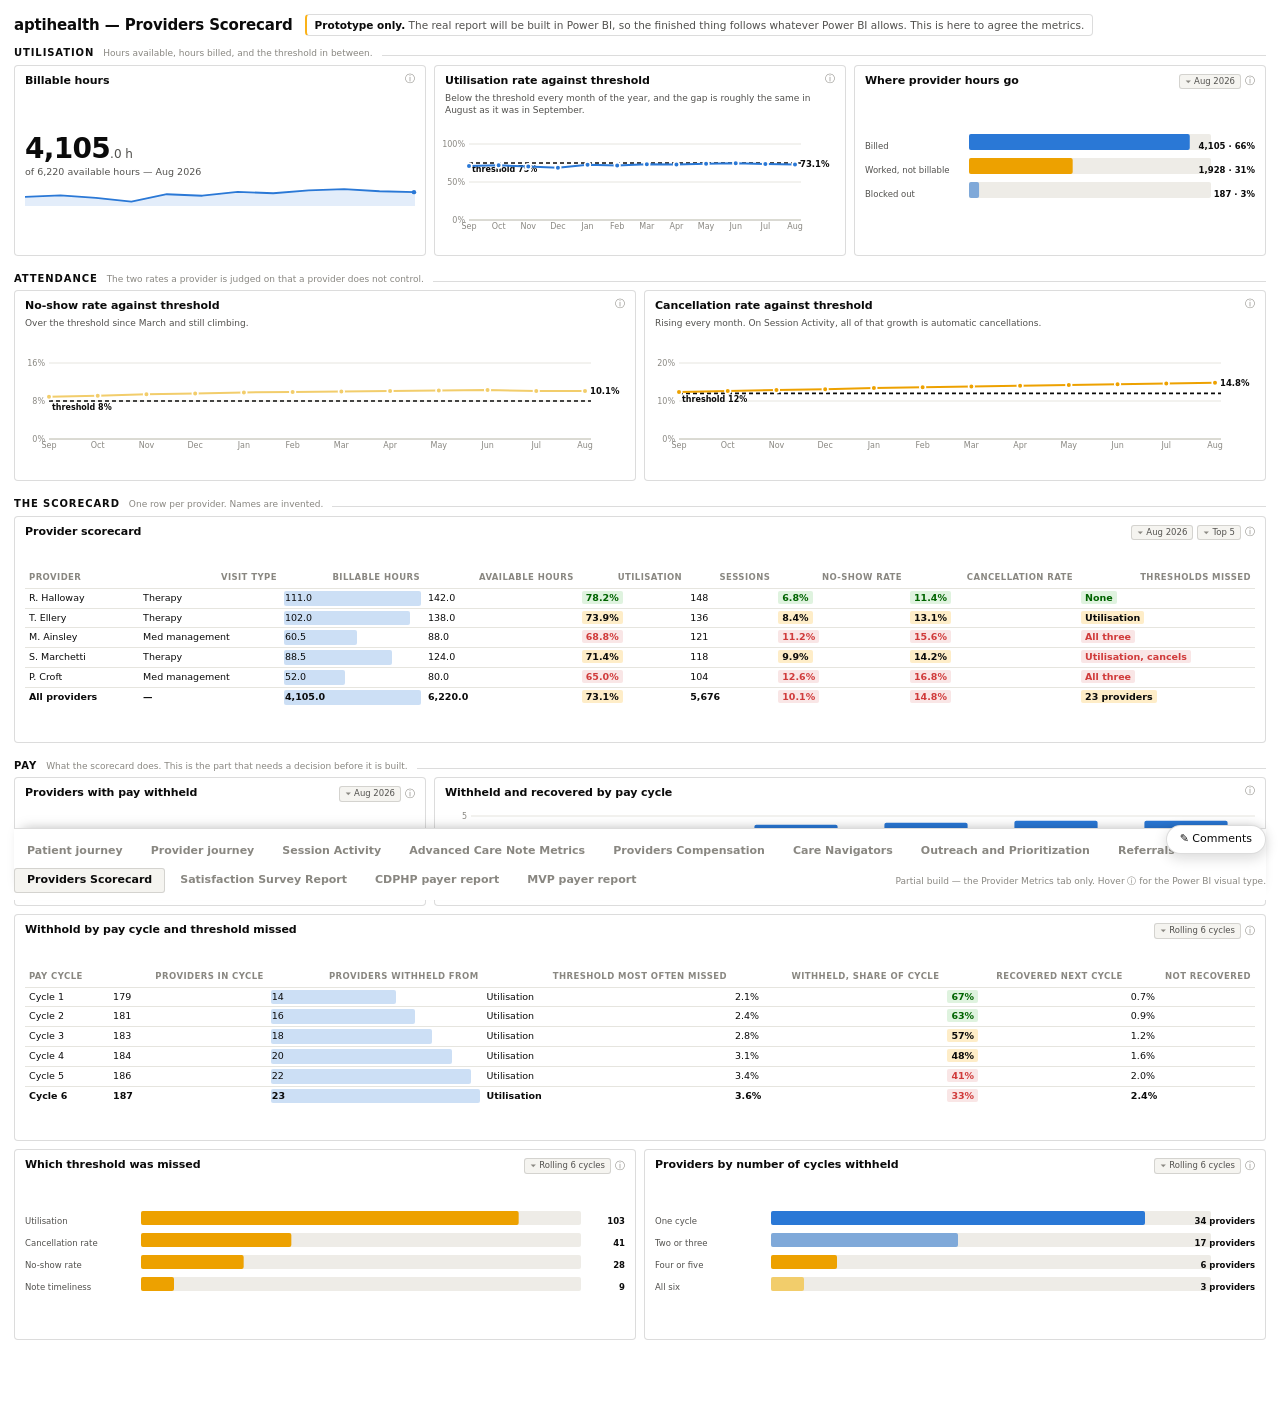
<file: reports/internal/providers-scorecard.html>
<!doctype html>
<html lang="en">
<head>
<meta charset="utf-8">
<meta name="viewport" content="width=device-width, initial-scale=1">
<title>aptihealth &mdash; Providers Scorecard</title>
<!-- shared:css:start -->
<style>
  .root {
    color-scheme: light;
    --plane: #ffffff; --surface: #ffffff;
    --ink-1: #0b0b0b; --ink-2: #52514e; --ink-muted: #898781;
    --grid: #e6e5df; --baseline: #c3c2b7; --border: rgba(11, 11, 11, 0.14);
    --s1: #2a78d6; --s2: #eda100; --s3: #10457e; --s4: #f2cd6b; --s5: #7fa9d9;
    --good: #0ca30c; --warning: #fab219; --serious: #ec835a; --critical: #d03b3b;
    --success-text: #006300; --track: #eeece7; --chipbg: #f5f4f0;
  }

  body { margin: 0; background: #ffffff; }
  /* The page strip is sticky to the bottom of .root, so on a short page — MVP's
     empty pages, a narrow window — it would sit halfway up the screen. Making
     .root fill the viewport as a flex column and pushing .ptabs down with an
     auto top margin keeps the strip on the bottom edge whether the page
     scrolls or not. .root carries no bottom padding — the strip's own
     padding-bottom is the last gap, so bottom: 0 lands flush against the
     window instead of 8px short of it. */
  .root {
    font-family: system-ui, -apple-system, "Segoe UI", sans-serif;
    background: var(--plane); color: var(--ink-1);
    padding: 14px 14px 0; line-height: 1.35;
    box-sizing: border-box; min-height: 100vh;
    display: flex; flex-direction: column;
  }

  .rpthead { display: flex; align-items: center; gap: 12px; flex-wrap: wrap; margin-bottom: 10px; }
  .rpthead h1 { font-size: 15px; margin: 0; letter-spacing: -0.01em; }
  .rpthead .mock {
    font-size: 10.5px; color: var(--ink-2); border: 1px solid var(--border);
    border-left: 2px solid var(--warning); border-radius: 4px; padding: 3px 8px;
  }
  .rpthead .mock b { color: var(--ink-1); }
  .slicers { margin-left: auto; display: flex; gap: 5px; flex-wrap: wrap; align-items: center; }
  .slicers .lbl { font-size: 9px; color: var(--ink-muted); text-transform: uppercase; letter-spacing: 0.07em; font-weight: 650; }
  .sl {
    font-size: 10.5px; color: var(--ink-2); background: var(--chipbg);
    border: 1px solid var(--border); border-radius: 3px; padding: 3px 8px; white-space: nowrap;
  }
  .sl::after { content: " ▾"; color: var(--ink-muted); font-size: 8px; }
  .sl { cursor: pointer; user-select: none; }
  .sl:hover, .sl[data-open] { border-color: var(--ink-muted); color: var(--ink-1); }

  .page { display: none; grid-template-columns: repeat(12, minmax(0, 1fr)); gap: 8px; position: relative; }
  .page.on { display: grid; }

  .v {
    background: var(--surface); border: 1px solid var(--border); border-radius: 4px;
    padding: 8px 10px 9px; overflow: hidden; display: flex; flex-direction: column;
    position: relative;   /* review pins are placed inside the tile they belong to */
  }
  .vh { display: flex; align-items: flex-start; gap: 8px; flex-wrap: wrap; row-gap: 3px; }
  .ask {
    font-size: 7.5px; font-weight: 700; letter-spacing: 0.07em; text-transform: uppercase;
    color: #143a63; background: #e8eef6; border: 1px solid #c5d5e8;
    border-radius: 3px; padding: 1px 5px; white-space: nowrap; flex-shrink: 0; align-self: center;
  }
  /* Company OKR metric. Deliberately a different marker from .ask: "CDPHP asked" means the
     payer requested it and it must reach the payer report, which sync.py enforces. "OKR" means
     the business is measured on it, and carries no such obligation. */
  .okr {
    font-size: 7.5px; font-weight: 700; letter-spacing: 0.07em; text-transform: uppercase;
    color: #6b4a00; background: #fdf3dc; border: 1px solid #f0dfae;
    border-radius: 3px; padding: 1px 5px; white-space: nowrap; flex-shrink: 0; align-self: center;
  }
  .appx { font-size: 9.5px; color: var(--ink-1); margin: 2px 0 0; padding-left: 15px; }
  .appx li { padding: 2px 0; border-bottom: 1px solid var(--grid); }
  .appx li:last-child { border-bottom: 0; }
  .vh h4 { font-size: 11px; font-weight: 650; margin: 0; letter-spacing: -0.005em; flex: 1; }
  .vf { display: flex; align-items: center; gap: 4px; flex-shrink: 0; }
  .wf {
    font-size: 8.5px; color: var(--ink-2); background: var(--chipbg);
    border: 1px solid var(--border); border-radius: 3px; padding: 1px 5px; white-space: nowrap;
  }
  .wf::before { content: "⏷ "; color: var(--ink-muted); font-size: 7px; }
  .wf { cursor: pointer; user-select: none; }
  .wf:hover, .wf[data-open] { border-color: var(--ink-muted); color: var(--ink-1); }

  .dd {
    position: fixed; z-index: 70; display: none; min-width: 132px; max-width: 240px;
    max-height: 232px; overflow-y: auto; background: #ffffff; color: #0b0b0b;
    border: 1px solid rgba(11, 11, 11, 0.18); border-radius: 4px; padding: 3px;
    box-shadow: 0 6px 18px rgba(11, 11, 11, 0.14);
  }
  .dd.on { display: block; }
  .dd .ddh {
    font-size: 8px; color: #898781; text-transform: uppercase; letter-spacing: 0.07em;
    font-weight: 650; padding: 3px 6px 4px;
  }
  .dd button {
    appearance: none; border: 0; background: none; cursor: pointer; font: inherit; width: 100%;
    display: flex; align-items: center; gap: 6px; text-align: left;
    font-size: 10.5px; color: #0b0b0b; padding: 4px 6px; border-radius: 3px; white-space: nowrap;
  }
  .dd button:hover { background: #f5f4f0; }
  .dd button .tick { width: 9px; flex-shrink: 0; color: #2a78d6; font-size: 9px; }
  .dd button[aria-checked="true"] { font-weight: 650; }
  .i {
    appearance: none; border: 0; background: none; padding: 0; cursor: help;
    font: inherit; font-size: 10px; color: var(--ink-muted); line-height: 1;
  }
  .i:hover { color: var(--s1); }
  .info { font-size: 9px; color: var(--ink-2); margin: 3px 0 0; }
  .body { flex: 1; min-height: 0; display: flex; flex-direction: column; justify-content: center; padding-top: 6px; }

  .kpi .big { font-size: 28px; font-weight: 600; letter-spacing: -0.025em; line-height: 1.05; }
  .kpi .big small { font-size: 12px; font-weight: 500; color: var(--ink-2); letter-spacing: 0; }
  .kpi .sub { font-size: 9.5px; color: var(--ink-2); margin-top: 2px; }
  .kpi .sub .up { color: var(--success-text); font-weight: 650; }
  .kpi .sub .down { color: var(--critical); font-weight: 650; }
  .kpi .spark { margin-top: 5px; }

  .sm2 .big { font-size: 16px; font-weight: 600; letter-spacing: -0.02em; }
  .sm2 .row { display: flex; align-items: flex-end; justify-content: space-between; gap: 6px; }

  .ch { width: 100%; }
  .ch svg { display: block; width: 100%; height: auto; overflow: visible; }
  .lg { display: flex; gap: 9px; flex-wrap: wrap; font-size: 8.5px; color: var(--ink-2); margin-top: 4px; }
  .lg i { width: 8px; height: 8px; border-radius: 2px; display: inline-block; margin-right: 3px; vertical-align: -1px; }

  table.mx { width: 100%; border-collapse: collapse; font-size: 9.5px; font-variant-numeric: tabular-nums; }
  table.mx th {
    text-align: right; font-weight: 600; color: var(--ink-muted); font-size: 8.5px;
    text-transform: uppercase; letter-spacing: 0.05em; padding: 0 4px 4px; border-bottom: 1px solid var(--grid);
  }
  table.mx th:first-child, table.mx td:first-child { text-align: left; }
  table.mx td { padding: 3px 4px; border-bottom: 1px solid var(--grid); color: var(--ink-1); }
  table.mx tr:last-child td { border-bottom: 0; font-weight: 650; }
  /* A verbatim extract has no total row to bold, and its headers are column names. */
  table.mx.raw tr:last-child td { font-weight: 400; }
  table.mx.raw th { text-transform: none; letter-spacing: 0; }
  table.mx td.b { position: relative; }
  table.mx td.b .bar { position: absolute; inset: 2px auto 2px 3px; background: var(--s1); opacity: 0.24; border-radius: 2px; }
  table.mx td.b span { position: relative; }
  .cf { border-radius: 2px; padding: 1px 4px; font-weight: 650; }
  .cf.g { color: var(--success-text); background: color-mix(in srgb, var(--good) 13%, white); }
  .cf.w { color: var(--ink-1); background: color-mix(in srgb, var(--warning) 24%, white); }
  .cf.c { color: var(--critical); background: color-mix(in srgb, var(--critical) 13%, white); }

  .flags { display: flex; flex-direction: column; }
  .flags .f { display: grid; grid-template-columns: 11px 1fr auto auto; gap: 6px; align-items: center; font-size: 10px; padding: 4px 0; border-bottom: 1px solid var(--grid); }
  .flags .f:last-child { border-bottom: 0; }
  .flags .f .n { font-weight: 650; font-variant-numeric: tabular-nums; font-size: 11.5px; }
  .flags .f .mo { font-size: 8.5px; color: var(--ink-2); font-variant-numeric: tabular-nums; min-width: 40px; text-align: right; }
  .flags .f .t { color: var(--ink-2); }
  .flags .f .t b { color: var(--ink-1); font-weight: 600; }
  .flags .ico { font-size: 9px; text-align: center; }
  .g-good .ico { color: var(--good); } .g-warning .ico { color: var(--warning); }
  .g-serious .ico { color: var(--serious); } .g-critical .ico { color: var(--critical); }

  /* Section bands. The provider report reads top-down — providers, then efficiency, then
     supervision — and an invisible HTML comment does not tell a reader that. */
  .band { grid-column: 1 / -1; display: flex; align-items: baseline; gap: 9px; margin: 8px 0 -3px; }
  .band .t { font-size: 10px; font-weight: 700; text-transform: uppercase; letter-spacing: 0.09em; color: var(--ink-1); flex-shrink: 0; }
  .band .d { font-size: 9px; color: var(--ink-muted); }
  .band .r { flex: 1; border-top: 1px solid var(--border); min-width: 12px; }
  .page.on > .band:first-child { margin-top: 0; }

  /* Role groups — a headcount roll-up with no chart in it. The question is which licence
     sits under which role, and a bar cannot say that. Four columns, one per role. */
  .roles { display: grid; grid-template-columns: repeat(auto-fit, minmax(120px, 1fr)); gap: 8px; }
  .roles .rg { border-left: 2px solid var(--s1); padding-left: 7px; }
  .roles .rg.pr { border-left-color: var(--s2); }
  .roles .rg.ot { border-left-color: var(--s3); }
  .roles .rgh { display: flex; align-items: baseline; justify-content: space-between; gap: 6px; padding-bottom: 3px; border-bottom: 1px solid var(--grid); }
  .roles .rgh b { font-size: 10px; font-weight: 650; color: var(--ink-1); }
  .roles .rgh .n { font-size: 15px; font-weight: 600; letter-spacing: -0.02em; font-variant-numeric: tabular-nums; }
  .roles .rgs { font-size: 8.5px; color: var(--ink-muted); margin: 2px 0 3px; }
  .roles .rl { list-style: none; margin: 0; padding: 0; }
  .roles .rl li { display: flex; justify-content: space-between; gap: 6px; font-size: 9.5px; color: var(--ink-2); padding: 2px 0; border-bottom: 1px solid var(--grid); }
  .roles .rl li:last-child { border-bottom: 0; }
  .roles .rl li span { color: var(--ink-1); font-weight: 650; font-variant-numeric: tabular-nums; }
  .roles .rl li.none { color: var(--ink-muted); font-style: italic; }

  .gapnote { font-size: 8.5px; color: var(--critical); font-weight: 600; margin-top: 4px; }

  /* The report switcher stays on screen — these pages are long and it is the only
     way between reports. */
  .ptabs {
    display: flex; flex-wrap: wrap; gap: 2px; row-gap: 4px;
    margin-top: auto; padding-top: 10px; border-top: 1px solid var(--border);
    align-items: center;
    position: sticky; bottom: 0; z-index: 60;
    background: var(--plane); padding-bottom: 7px;
    box-shadow: 0 -6px 12px -8px rgba(11, 11, 11, 0.35);
  }
  .ptabs button {
    appearance: none; border: 1px solid transparent; background: none; cursor: pointer; font: inherit;
    font-size: 11px; font-weight: 550; color: var(--ink-muted); padding: 4px 12px; border-radius: 3px;
  }
  .ptabs button[aria-pressed="true"] { color: var(--ink-1); background: var(--chipbg); border-color: var(--border); }
  .ptabs button:hover { color: var(--ink-1); }
  .ptabs .hint { margin-left: auto; font-size: 9px; color: var(--ink-muted); }
  /* Separates the cross-report links from the page tabs of the report you are in.
     One report with several pages is what Power BI actually builds, so the strip
     has to show both without reading as one flat list of eight things. */
  .ptabs .sep { align-self: stretch; width: 1px; background: var(--border); margin: 2px 8px; }

  .tt {
    position: fixed; pointer-events: none; opacity: 0; transition: opacity .08s;
    background: #143a63; color: #ffffff; font-size: 10.5px;
    border: 1px solid #0d2743; box-shadow: 0 4px 14px rgba(11, 11, 11, 0.28);
    padding: 5px 8px; border-radius: 4px; z-index: 80; max-width: 250px; white-space: normal; line-height: 1.4;
  }

  .c2 { grid-column: span 2 } .c3 { grid-column: span 3 } .c4 { grid-column: span 4 }
  .c5 { grid-column: span 5 } .c6 { grid-column: span 6 } .c7 { grid-column: span 7 }
  .c8 { grid-column: span 8 } .c12 { grid-column: span 12 }
  .h1r { min-height: 96px } .h2r { min-height: 172px } .h3r { min-height: 208px }
  @media (max-width: 1000px) {
    .page.on { grid-template-columns: repeat(6, minmax(0, 1fr)); }
    .c7, .c8, .c12 { grid-column: span 6 } .c5 { grid-column: span 4 }
  }
  @media (max-width: 620px) {
    .page.on { grid-template-columns: repeat(2, minmax(0, 1fr)); }
    .c3, .c4, .c5, .c6, .c7, .c8, .c12 { grid-column: span 2 }
  }

  /* report-to-report navigation in the footer tab strip */
  .ptabs a {
    text-decoration: none; border: 1px solid transparent;
    font-size: 11px; font-weight: 550; color: var(--ink-muted); padding: 4px 12px; border-radius: 3px;
  }
  .ptabs a:hover { color: var(--ink-1); }
  .ptabs a[aria-current="page"] { color: var(--ink-1); background: var(--chipbg); border-color: var(--border); }

  /* ---- Review comments -----------------------------------------------------------
     How a reader asks for a change. Comment mode turns the report into a surface you
     can pin a note to: click a visual, type, and the note stays attached to that tile
     with a numbered pin. Every note collects in the panel on the right — one list for
     the whole report, plus the open count of the other reports, so nothing is left in
     somebody's head or in a message that does not say which tile it is about.

     Deliberately quiet: the pin is a small blue bubble, the panel is the same white and
     hairline borders as everything else, and with comment mode off the report looks
     exactly as it did. Blue, not red — a comment is a request, not a judgement. */

  .cbar { position: fixed; right: 14px; bottom: 46px; z-index: 76; display: flex; gap: 6px; }
  .cbar .ctog {
    appearance: none; font: inherit; font-size: 11px; cursor: pointer;
    display: flex; align-items: center; gap: 6px;
    background: #ffffff; color: var(--ink-1); border: 1px solid var(--border);
    border-radius: 18px; padding: 6px 13px; box-shadow: 0 4px 14px rgba(11, 11, 11, 0.16);
  }
  .cbar .ctog:hover { border-color: var(--ink-muted); }
  /* Out from behind the panel while it is open, so the button that closes comment mode
     is never hidden under the thing it opened. */
  .root.cpo .cbar { right: 352px; }
  .cbar .ctog[aria-pressed="true"] { background: var(--s1); border-color: var(--s1); color: #ffffff; }
  .cbar .ctog .cn {
    font-size: 9.5px; font-weight: 700; font-variant-numeric: tabular-nums;
    background: var(--s1); color: #ffffff; border-radius: 9px; padding: 0 5px; min-width: 15px; text-align: center;
  }
  .cbar .ctog[aria-pressed="true"] .cn { background: #ffffff; color: var(--s1); }

  /* Comment mode. The whole report becomes clickable, so the cursor has to say so and
     the tile under the pointer has to show which target the click will attach to. */
  .root.cmt .page { cursor: crosshair; }
  .root.cmt .v:hover { box-shadow: inset 0 0 0 1.5px var(--s1); }
  .root.cpo { padding-right: 340px; }   /* the panel moves the report over rather than covering it */

  .cpin {
    position: absolute; z-index: 40; min-width: 17px; height: 17px; padding: 0 4px;
    display: none; align-items: center; justify-content: center;
    font-size: 9.5px; font-weight: 700; font-variant-numeric: tabular-nums;
    color: #ffffff; background: var(--s1); border: 1.5px solid #ffffff;
    border-radius: 9px 9px 9px 2px; box-shadow: 0 2px 6px rgba(11, 11, 11, 0.3);
    cursor: pointer; transform: translate(-2px, -2px);
  }
  .root.cmt .cpin, .root.cpo .cpin, .root.cpins .cpin { display: flex; }
  .cpin.res { background: var(--ink-muted); }
  .cpin.sel { outline: 2px solid var(--s1); outline-offset: 2px; }
  .v.cflash { box-shadow: inset 0 0 0 2px var(--s1); }

  /* The composer, and the same popover reused to read a thread. */
  .cpop {
    position: fixed; z-index: 79; display: none; width: 274px; background: #ffffff;
    border: 1px solid rgba(11, 11, 11, 0.18); border-radius: 5px; padding: 9px;
    box-shadow: 0 8px 22px rgba(11, 11, 11, 0.18);
  }
  .cpop.on { display: block; }
  .cpop .tgt {
    font-size: 8.5px; color: var(--ink-muted); margin-bottom: 5px;
    overflow: hidden; text-overflow: ellipsis; white-space: nowrap;
  }
  .cpop .tgt b { color: var(--ink-2); font-weight: 650; }
  .cpop textarea, .cpop input {
    width: 100%; box-sizing: border-box; font: inherit; font-size: 10.5px; color: var(--ink-1);
    background: #ffffff; border: 1px solid var(--border); border-radius: 3px; padding: 5px 6px;
  }
  .cpop textarea { min-height: 62px; resize: vertical; line-height: 1.4; }
  .cpop input { margin-bottom: 5px; }
  .cpop .act { display: flex; align-items: center; gap: 6px; margin-top: 6px; }
  .cpop .hint { font-size: 8.5px; color: var(--ink-muted); margin-right: auto; }

  .cb {
    appearance: none; font: inherit; font-size: 10px; cursor: pointer;
    border: 1px solid var(--border); background: var(--chipbg); color: var(--ink-1);
    border-radius: 3px; padding: 3px 9px;
  }
  .cb:hover { border-color: var(--ink-muted); }
  .cb.p { background: var(--s1); border-color: var(--s1); color: #ffffff; }
  .cb.q { border-color: transparent; background: none; color: var(--ink-muted); padding: 3px 4px; }
  .cb.q:hover { color: var(--ink-1); }
  .cb[disabled] { opacity: 0.45; cursor: default; }

  .cpan {
    position: fixed; top: 0; right: 0; bottom: 0; width: 326px; z-index: 77; display: none;
    background: #ffffff; border-left: 1px solid var(--border);
    box-shadow: -10px 0 26px rgba(11, 11, 11, 0.1);
    padding: 11px 12px 16px; overflow-y: auto;
  }
  .cpan.on { display: block; }
  .cpan .ph { display: flex; align-items: center; gap: 8px; }
  .cpan .ph h3 { font-size: 10px; font-weight: 700; text-transform: uppercase; letter-spacing: 0.09em; margin: 0; }
  .cpan .ph .n { font-size: 9.5px; color: var(--ink-muted); font-variant-numeric: tabular-nums; }
  .cpan .ph .cb.q { margin-left: auto; font-size: 13px; line-height: 1; }
  .cpan .sub { font-size: 9px; color: var(--ink-muted); margin: 2px 0 8px; }
  .cpan .opt { display: flex; align-items: center; gap: 5px; font-size: 9px; color: var(--ink-2); margin: 7px 0 3px; }
  .cpan .opt input { margin: 0; }

  .cit { border-top: 1px solid var(--grid); padding: 8px 0 9px; cursor: pointer; }
  .cit:hover { background: #fbfbf9; }
  .cit .hd { display: flex; align-items: center; gap: 6px; }
  .cit .av {
    width: 16px; height: 16px; border-radius: 50%; background: var(--s1); color: #ffffff;
    font-size: 8.5px; font-weight: 700; display: flex; align-items: center; justify-content: center; flex-shrink: 0;
  }
  .cit .num { font-size: 9px; color: var(--ink-muted); font-variant-numeric: tabular-nums; min-width: 12px; }
  .cit .who { font-size: 10px; font-weight: 650; color: var(--ink-1); }
  .cit .at { font-size: 8.5px; color: var(--ink-muted); margin-left: auto; }
  .cit .txt { font-size: 10.5px; color: var(--ink-1); white-space: pre-wrap; margin: 4px 0 0; line-height: 1.4; }
  .cit .tgt { font-size: 8.5px; color: var(--ink-muted); margin-top: 4px; }
  .cit .tgt b { color: var(--ink-2); font-weight: 650; }
  .cit .off { color: var(--s1); }
  .cit .rep { font-size: 10px; color: var(--ink-2); border-left: 2px solid var(--grid); padding: 3px 0 3px 7px; margin-top: 5px; white-space: pre-wrap; }
  .cit .rep b { color: var(--ink-1); font-weight: 650; }
  .cit .act { display: flex; gap: 4px; margin-top: 6px; }
  .cit.done .txt, .cit.done .who { color: var(--ink-muted); }
  .cpan .none { font-size: 10px; color: var(--ink-muted); padding: 10px 0; line-height: 1.5; }

  .cpan .sect {
    font-size: 9px; font-weight: 700; text-transform: uppercase; letter-spacing: 0.08em;
    color: var(--ink-muted); margin: 14px 0 2px;
  }
  .cpan .doc {
    display: flex; align-items: baseline; gap: 8px; font-size: 10px; color: var(--ink-2);
    text-decoration: none; padding: 4px 0; border-top: 1px solid var(--grid);
  }
  .cpan .doc:hover { color: var(--ink-1); }
  .cpan .doc .n { margin-left: auto; font-size: 9px; color: var(--ink-muted); font-variant-numeric: tabular-nums; }
  .cpan .foot { margin-top: 14px; border-top: 1px solid var(--border); padding-top: 8px; }
  .cpan .foot .who { display: flex; align-items: center; gap: 5px; }
  .cpan .foot input {
    flex: 1; font: inherit; font-size: 10px; color: var(--ink-1); background: #ffffff;
    border: 1px solid var(--border); border-radius: 3px; padding: 3px 6px;
  }
  .cpan .foot .note { font-size: 8.5px; color: var(--ink-muted); margin-top: 6px; line-height: 1.45; }
  .cpan .foot .exp { display: flex; gap: 4px; margin-top: 7px; flex-wrap: wrap; }
  .cpan .foot .exp a { text-decoration: none; }

  @media (max-width: 760px) {
    .cpan { width: 100%; }
    .root.cpo { padding-right: 14px; }
  }
</style>
<!-- shared:css:end -->
</head>
<body>

<div class="root">
  <div class="rpthead">
    <h1>aptihealth &mdash; Providers Scorecard</h1>
    <span class="mock"><b>Prototype only.</b> The real report will be built in Power BI, so the finished thing follows whatever Power BI allows. This is here to agree the metrics.</span>
  </div>

  <div class="page on" id="pg-providers-scorecard">

    <div class="band"><span class="t">Utilisation</span><span class="d">Hours available, hours billed, and the threshold in between.</span><span class="r"></span></div>

    <div class="v kpi c4 h2r">
      <div class="vh"><h4>Billable hours</h4>
        <div class="vf"><button class="i" data-tip="Power BI: card + line. Hours delivered in sessions that reached a bill, across the whole group. It is the numerator of the utilisation rate beside it and the base of every payout calculation further down the page.">&#9432;</button></div>
      </div>
      <div class="body">
        <div class="big">4,105<small>.0 h</small></div>
        <div class="sub">of 6,220 available hours &mdash; Aug 2026</div>
        <div class="spark ch" id="ps-bh"></div>
      </div>
    </div>

    <div class="v c4 h2r">
      <div class="vh"><h4>Utilisation rate against threshold</h4>
        <div class="vf"><button class="i" data-tip="Power BI: line chart with a constant line for the threshold. Billable hours over available hours. The source draws this as columns with the rate on a second axis; an hours count and a percentage are different units, so the count is the card beside this and the rate is here with the line it is judged against.">&#9432;</button></div>
      </div>
      <p class="info">Below the threshold every month of the year, and the gap is roughly the same in August as it was in September.</p>
      <div class="body"><div class="ch" id="ps-util"></div></div>
    </div>

    <div class="v c4 h2r">
      <div class="vh"><h4>Where provider hours go</h4>
        <div class="vf"><span class="wf">Aug 2026</span><button class="i" data-tip="Power BI: clustered bar chart, not the doughnut the source uses &mdash; three slices in a circle is three numbers made harder to read. Available hours split into what was billed, what was worked but not billable, and what was blocked out.">&#9432;</button></div>
      </div>
      <div class="body"><div class="ch" id="ps-split"></div>
      </div>
    </div>

    <div class="band"><span class="t">Attendance</span><span class="d">The two rates a provider is judged on that a provider does not control.</span><span class="r"></span></div>

    <div class="v c6 h2r">
      <div class="vh"><h4>No-show rate against threshold</h4>
        <div class="vf"><button class="i" data-tip="Power BI: line chart with a constant line for the threshold. Sessions the member did not attend, over sessions scheduled. It is the same measure as on Session Activity but applied per provider and tied to pay, which is a different thing to do with one number.">&#9432;</button></div>
      </div>
      <p class="info">Over the threshold since March and still climbing.</p>
      <div class="body"><div class="ch" id="ps-ns"></div></div>
    </div>

    <div class="v c6 h2r">
      <div class="vh"><h4>Cancellation rate against threshold</h4>
        <div class="vf"><button class="i" data-tip="Power BI: line chart with a constant line for the threshold. Cancelled sessions over sessions scheduled. Session Activity shows that the growth in cancellations is entirely automatic ones, which no provider causes &mdash; and this measure does not separate them.">&#9432;</button></div>
      </div>
      <p class="info">Rising every month. On Session Activity, all of that growth is automatic cancellations.</p>
      <div class="body"><div class="ch" id="ps-cx"></div>
      </div>
    </div>

    <div class="band"><span class="t">The scorecard</span><span class="d">One row per provider. Names are invented.</span><span class="r"></span></div>

    <div class="v c12 h3r">
      <div class="vh"><h4>Provider scorecard</h4>
        <div class="vf"><span class="wf">Aug 2026</span><span class="wf">Top 5</span><button class="i" data-tip="Power BI: matrix, one row per provider and visit type, with conditional formatting on each rate against its threshold. The source runs this across three matrices with overlapping columns; one row per provider is what a scorecard is.">&#9432;</button></div>
      </div>
      <div class="body" id="ps-card"></div>
    </div>

    <div class="band"><span class="t">Pay</span><span class="d">What the scorecard does. This is the part that needs a decision before it is built.</span><span class="r"></span></div>

    <div class="v kpi c4 h1r">
      <div class="vh"><h4>Providers with pay withheld</h4>
        <div class="vf"><span class="wf">Aug 2026</span><button class="i" data-tip="Power BI: KPI card. Providers who missed at least one threshold in the pay cycle and had part of their pay withheld as a result. Amber rather than red: this is a policy outcome working as designed, not an error &mdash; whether the policy is right is a different question and not one a colour can answer.">&#9432;</button></div>
      </div>
      <div class="body">
        <div class="big" style="color:var(--s2)">23</div>
        <div class="sub">of 187 providers in the cycle &mdash; 12%</div>
      </div>
    </div>

    <div class="v c8 h1r">
      <div class="vh"><h4>Withheld and recovered by pay cycle</h4>
        <div class="vf"><button class="i" data-tip="Power BI: stacked column chart, two series, both in the same unit. Pay withheld in the cycle and pay later recovered by clearing the threshold. The source draws the cumulative version as an area chart over columns on two axes; the cycle-by-cycle version answers the same question without a second scale.">&#9432;</button></div>
      </div>
      <div class="body"><div class="ch" id="ps-wh"></div>
        <div class="lg"><span><i style="background:var(--s2)"></i>Withheld</span><span><i style="background:var(--s1)"></i>Recovered</span></div>
      </div>
    </div>

    <div class="v c12 h3r">
      <div class="vh"><h4>Withhold by pay cycle and threshold missed</h4>
        <div class="vf"><span class="wf">Rolling 6 cycles</span><button class="i" data-tip="Power BI: matrix, one row per pay cycle, showing which threshold was missed and what was withheld and recovered as a result. No currency appears anywhere in this report &mdash; amounts are expressed as a share of the cycle, because who may see provider pay has not been decided.">&#9432;</button></div>
      </div>
      <div class="body" id="ps-cycle"></div>
    </div>

    <div class="v c6 h2r">
      <div class="vh"><h4>Which threshold was missed</h4>
        <div class="vf"><span class="wf">Rolling 6 cycles</span><button class="i" data-tip="Power BI: clustered bar chart, count of withhold events by the threshold that triggered them. Read it with the tile beside it: nearly all of the withholding comes from one measure.">&#9432;</button></div>
      </div>
      <div class="body"><div class="ch" id="ps-reason"></div></div>
    </div>

    <div class="v c6 h2r">
      <div class="vh"><h4>Providers by number of cycles withheld</h4>
        <div class="vf"><span class="wf">Rolling 6 cycles</span><button class="i" data-tip="Power BI: clustered bar chart, providers grouped by how many pay cycles they have had money withheld in. The tail is the finding: a small group is withheld from repeatedly, which is either a performance problem or a threshold that does not fit their panel.">&#9432;</button></div>
      </div>
      <div class="body"><div class="ch" id="ps-rep"></div>
      </div>
    </div>

  </div>

  <div class="ptabs" role="group" aria-label="Reports">
    <a href="../internal/patient-journey.html">Patient journey</a>
    <a href="../internal/provider-journey.html">Provider journey</a>
    <a href="../internal/session-activity.html">Session Activity</a>
    <a href="../internal/advanced-care-note-metrics.html">Advanced Care Note Metrics</a>
    <a href="../internal/providers-compensation.html">Providers Compensation</a>
    <a href="../internal/care-navigators.html">Care Navigators</a>
    <a href="../internal/outreach-and-prioritization.html">Outreach and Prioritization</a>
    <a href="../internal/referrals.html">Referrals</a>
    <a href="../internal/providers-scorecard.html" aria-current="page">Providers Scorecard</a>
    <a href="../internal/satisfaction-survey-report.html">Satisfaction Survey Report</a>
    <a href="../external/cdphp.html">CDPHP payer report</a>
    <a href="../external/mvp.html">MVP payer report</a>
    <span class="hint">Partial build &mdash; the Provider Metrics tab only. Hover &#9432; for the Power BI visual type.</span>
  </div>

  <div class="dd" id="dd" role="listbox"></div>
  <div class="tt" id="tt"></div>
</div>

<!-- shared:js:start -->
<script>
/* Shared chart builders and page behaviour for every report in this repo.
   Loaded by each report page; the report then calls APTI.render() with its own data.
   Changing a builder here changes every report — that is the point of the file. */
(function (g) {
  var MO = ["Sep","Oct","Nov","Dec","Jan","Feb","Mar","Apr","May","Jun","Jul","Aug"];
  var NS = "http://www.w3.org/2000/svg";

  function el(t, a) { var e = document.createElementNS(NS, t); for (var k in a) e.setAttribute(k, a[k]); return e; }
  function svg(w, h) { var s = el("svg", { viewBox: "0 0 " + w + " " + h }); s.style.height = h + "px"; return s; }
  function txt(s, x, y, o) {
    o = o || {};
    var t = el("text", { x: x, y: y, "font-size": o.fs || 8, fill: o.fill || "var(--ink-muted)",
      "text-anchor": o.anchor || "start", "font-weight": o.w || 400 });
    t.textContent = s; return t;
  }
  function tip(n, s) { n.setAttribute("data-tip", s); }

  function columns(id, opt) {
    var host = document.getElementById(id); if (!host) return;
    var W = Math.max(host.clientWidth || 460, 240), H = opt.h || 80;
    var pl = opt.pl == null ? 24 : opt.pl, pb = opt.pb || 12, pt = 9, s = svg(W, H);
    var max = opt.max;
    if (!max) {
      if (opt.stacked && !opt.pct) {
        max = 0;
        for (var q = 0; q < opt.labels.length; q++) {
          var tt2 = opt.series.reduce(function (a, sr) { return a + sr.values[q]; }, 0);
          if (tt2 > max) max = tt2;
        }
        max = max * 1.1;
      } else {
        max = Math.max.apply(null, [].concat.apply([], opt.series.map(function (x) { return x.values; }))) * 1.15;
      }
    }
    var n = opt.labels.length, bw = (W - pl - 4) / n;
    [0, 0.5, 1].forEach(function (f) {
      var y = pt + (H - pt - pb) * (1 - f);
      s.appendChild(el("line", { x1: pl, x2: W, y1: y, y2: y, stroke: "var(--grid)" }));
      s.appendChild(txt(opt.fmt ? opt.fmt(max * f) : Math.round(max * f), pl - 4, y + 3, { anchor: "end" }));
    });
    opt.labels.forEach(function (lb, i) {
      var x0 = pl + i * bw;
      if (opt.stacked) {
        var acc = 0, tot = opt.series.reduce(function (a, sr) { return a + sr.values[i]; }, 0);
        opt.series.forEach(function (sr) {
          var v = sr.values[i], hh = (H - pt - pb) * (v / (opt.pct ? tot : max));
          var r = el("rect", { x: x0 + bw * 0.18, y: H - pb - acc - hh, width: bw * 0.64,
            height: Math.max(hh - 2, 1), rx: 2, fill: sr.color });
          tip(r, lb + " · " + sr.name + ": " + v + (opt.unit || ""));
          s.appendChild(r); acc += hh;
        });
      } else {
        var k = opt.series.length, iw = (bw * 0.72) / k;
        opt.series.forEach(function (sr, j) {
          var v = sr.values[i], hh = (H - pt - pb) * (v / max);
          var r = el("rect", { x: x0 + bw * 0.14 + j * (iw + 1), y: H - pb - hh, width: iw - 1,
            height: Math.max(hh, 1), rx: 2, fill: sr.color });
          tip(r, lb + " · " + sr.name + ": " + v + (opt.unit || ""));
          s.appendChild(r);
        });
      }
      var lab = txt(lb, x0 + bw / 2, H - 3, { anchor: "middle", fs: opt.xfs || 8 });
      s.appendChild(lab);
    });
    if (opt.rule != null) {
      var ry = pt + (H - pt - pb) * (1 - opt.rule / max);
      s.appendChild(el("line", { x1: pl, x2: W, y1: ry, y2: ry, stroke: "var(--ink-1)", "stroke-width": 1.6, "stroke-dasharray": "4 3" }));
      s.appendChild(txt(opt.ruleLabel || ("target " + opt.rule), W, ry - 3, { anchor: "end", fs: 8, fill: "var(--ink-1)", w: 650 }));
    }
    s.appendChild(el("line", { x1: pl, x2: W, y1: H - pb, y2: H - pb, stroke: "var(--baseline)" }));
    host.appendChild(s);
  }

  function lines(id, opt) {
    var host = document.getElementById(id); if (!host) return;
    var W = Math.max(host.clientWidth || 460, 260), H = opt.h || 84, pl = 24, pb = 12, pt = 8, s = svg(W, H);
    var max = opt.max || 100, n = opt.labels.length, step = (W - pl - 40) / (n - 1);
    var U = opt.unit == null ? "%" : opt.unit;
    [0, 0.5, 1].forEach(function (f) {
      var y = pt + (H - pt - pb) * (1 - f);
      s.appendChild(el("line", { x1: pl, x2: W - 34, y1: y, y2: y, stroke: "var(--grid)" }));
      s.appendChild(txt(Math.round(max * f) + U, pl - 4, y + 3, { anchor: "end" }));
    });
    if (opt.rule != null) {
      var ry = pt + (H - pt - pb) * (1 - opt.rule / max);
      s.appendChild(el("line", { x1: pl, x2: W - 34, y1: ry, y2: ry, stroke: "var(--ink-1)", "stroke-width": 1.6, "stroke-dasharray": "4 3" }));
      s.appendChild(txt(opt.ruleLabel || "", pl + 3, ry + 9, { anchor: "start", fs: 8, fill: "var(--ink-1)", w: 650 }));
    }
    opt.series.forEach(function (sr) {
      var pts = sr.values.map(function (v, i) { return [pl + i * step, pt + (H - pt - pb) * (1 - v / max)]; });
      s.appendChild(el("path", { d: "M" + pts.map(function (p) { return p[0] + "," + p[1]; }).join("L"),
        fill: "none", stroke: sr.color, "stroke-width": 2, "stroke-linejoin": "round" }));
      pts.forEach(function (p, i) {
        var c = el("circle", { cx: p[0], cy: p[1], r: 2.8, fill: sr.color, stroke: "#fff", "stroke-width": 1.6 });
        tip(c, opt.labels[i] + " · " + sr.name + ": " + sr.values[i] + U); s.appendChild(c);
      });
      var lp = pts[pts.length - 1];
      s.appendChild(txt(sr.values[sr.values.length - 1] + U, lp[0] + 5, lp[1] + 3, { fs: 8.5, fill: "var(--ink-1)", w: 650 }));
    });
    opt.labels.forEach(function (lb, i) { s.appendChild(txt(lb, pl + i * step, H - 3, { anchor: "middle" })); });
    s.appendChild(el("line", { x1: pl, x2: W - 34, y1: H - pb, y2: H - pb, stroke: "var(--baseline)" }));
    host.appendChild(s);
  }

  function bars(id, opt) {
    var host = document.getElementById(id); if (!host) return;
    var rows = opt.rows, lw = opt.lw || 88, rh = opt.rh || 18;
    var W = Math.max(host.clientWidth || 320, 240), H = rows.length * rh + 6, s = svg(W, H);
    var max = opt.max || Math.max.apply(null, rows.map(function (r) { return Math.max(r.value, r.target || 0); })) * 1.18;
    var aw = W - lw - 44;
    if (opt.rule != null) {
      var rx = lw + aw * (opt.rule / max);
      s.appendChild(el("line", { x1: rx, x2: rx, y1: 0, y2: H - 2, stroke: "var(--ink-1)", "stroke-width": 1.6 }));
    }
    rows.forEach(function (r, i) {
      var y = i * rh + 3, bh = rh - 8;
      s.appendChild(txt(r.label, 0, y + bh - 1, { fill: "var(--ink-2)", fs: 8.5 }));
      s.appendChild(el("rect", { x: lw, y: y, width: aw, height: bh, rx: 2, fill: "var(--track)" }));
      /* A row with segments is a stacked bar: the parts share the row's total and are
         drawn end to end. Without segments the row is a single bar, as before. */
      if (r.segments) {
        var acc = 0;
        r.segments.forEach(function (sg) {
          var sw = Math.max(aw * (sg.value / max), 1);
          var sb = el("rect", { x: lw + acc, y: y, width: sw, height: bh, rx: 2, fill: sg.color });
          tip(sb, r.label + " · " + sg.name + ": " + sg.value.toLocaleString());
          s.appendChild(sb);
          if (sw > 22) {
            s.appendChild(txt(sg.value.toLocaleString(), lw + acc + sw - 4, y + bh - 2,
              { anchor: "end", fill: "#ffffff", fs: 8, w: 650 }));
          }
          acc += sw;
        });
        s.appendChild(txt(r.fmt || r.value, W, y + bh - 1, { anchor: "end", fill: "var(--ink-1)", fs: 8.5, w: 650 }));
        return;
      }
      var b = el("rect", { x: lw, y: y, width: Math.max(aw * (r.value / max), 1), height: bh, rx: 2, fill: r.color || "var(--s1)" });
      tip(b, r.label + ": " + (r.fmt || r.value)); s.appendChild(b);
      if (r.target) {
        var tx = lw + aw * (r.target / max);
        s.appendChild(el("line", { x1: tx, x2: tx, y1: y - 1, y2: y + bh + 1, stroke: "var(--ink-1)", "stroke-width": 2 }));
      }
      s.appendChild(txt(r.fmt || r.value, W, y + bh - 1, { anchor: "end", fill: "var(--ink-1)", fs: 8.5, w: 650 }));
    });
    host.appendChild(s);
  }

  /* Centred, tapering funnel: every stage is a bar centred on the same axis and
     scaled against the first stage, with the drop between stages drawn as the
     sloping shoulder. Values and stage-to-stage conversion sit in the right gutter
     so they stay aligned however narrow the bars get. */
  function funnel(id, rows) {
    var host = document.getElementById(id); if (!host) return;
    var rh = 20, bh = 15, W = Math.max(host.clientWidth || 400, 260);
    var H = rows.length * rh + 4, s = svg(W, H);
    var lw = 126, aw = W - lw - 74, cx = lw + aw / 2;
    /* A stage can be empty — a self sign-up has no referral to create — so the scale
       comes from the first stage that has a value, and the empty row draws as a rule. */
    var max = 0;
    rows.forEach(function (r) { if (r.value != null && r.value > max) max = r.value; });
    var wid = rows.map(function (r) { return r.value == null ? 0 : Math.max(aw * (r.value / max), 2); });

    rows.forEach(function (r, i) {
      var y = i * rh + 2;
      if (r.value == null) {
        s.appendChild(txt(r.label, 0, y + bh - 4, { fill: "var(--ink-muted)", fs: 8.5 }));
        s.appendChild(el("line", { x1: cx - 14, x2: cx + 14, y1: y + bh / 2, y2: y + bh / 2,
          stroke: "var(--baseline)", "stroke-width": 1.4 }));
        var em = el("rect", { x: cx - 16, y: y, width: 32, height: bh, fill: "transparent" });
        tip(em, r.label + ": " + (r.emptyTxt || "no such stage for this selection"));
        s.appendChild(em);
        s.appendChild(txt("—", W - 34, y + bh - 4, { anchor: "end", fill: "var(--ink-muted)", fs: 8.5 }));
        return;
      }
      if (i < rows.length - 1 && rows[i + 1].value != null) {
        var pts = [
          [cx - wid[i] / 2, y + bh], [cx + wid[i] / 2, y + bh],
          [cx + wid[i + 1] / 2, y + rh], [cx - wid[i + 1] / 2, y + rh]
        ];
        s.appendChild(el("polygon", {
          points: pts.map(function (q) { return q[0] + "," + q[1]; }).join(" "),
          fill: "var(--s1)", opacity: 0.22
        }));
      }
      s.appendChild(txt(r.label, 0, y + bh - 4, { fill: r.leak ? "var(--critical)" : "var(--ink-2)", fs: 8.5 }));
      var b = el("rect", { x: cx - wid[i] / 2, y: y, width: wid[i], height: bh, rx: 2, fill: "var(--s1)" });
      tip(b, r.label + ": " + r.value.toLocaleString() + (r.conv ? " · " + r.conv + " of prior stage" : "") + (r.leakTxt ? " · leak: " + r.leakTxt : ""));
      s.appendChild(b);
      s.appendChild(txt(r.value.toLocaleString(), W - 34, y + bh - 4, { anchor: "end", fill: "var(--ink-1)", fs: 8.5, w: 650 }));
      s.appendChild(txt(r.conv || "—", W, y + bh - 4, { anchor: "end", fs: 8.5 }));
    });
    host.appendChild(s);
  }

  function spark(id, vals, color, unit) {
    var host = document.getElementById(id); if (!host) return;
    var W = Math.max(host.clientWidth || 120, 80), H = 22, s = svg(W, H);
    var max = Math.max.apply(null, vals) * 1.05, min = Math.min.apply(null, vals) * 0.95;
    var step = W / (vals.length - 1);
    var pts = vals.map(function (v, i) { return [i * step, H - (H - 3) * ((v - min) / (max - min || 1)) - 1.5]; });
    var d = "M" + pts.map(function (p) { return p[0] + "," + p[1]; }).join("L");
    s.appendChild(el("path", { d: d + "L" + W + "," + H + "L0," + H + "Z", fill: color, opacity: 0.13 }));
    s.appendChild(el("path", { d: d, fill: "none", stroke: color, "stroke-width": 1.8, "stroke-linejoin": "round" }));
    var lp = pts[pts.length - 1];
    s.appendChild(el("circle", { cx: lp[0] - 1, cy: lp[1], r: 2.2, fill: color }));
    tip(s, "Monthly, Sep–Aug · latest " + vals[vals.length - 1] + (unit || ""));
    host.appendChild(s);
  }

  function smallMultiples(id, items) {
    var host = document.getElementById(id); if (!host) return;
    items.forEach(function (it, ix) {
      var wrap = document.createElement("div");
      wrap.className = "sm2";
      wrap.style.cssText = "border-bottom:1px solid var(--grid);padding:4px 0";
      var row = document.createElement("div"); row.className = "row";
      var l = document.createElement("div");
      l.innerHTML = '<div class="big">' + it.value + '</div><div style="font-size:8.5px;color:var(--ink-2)">' + it.label + '</div>';
      var ch = document.createElement("div"); ch.style.cssText = "width:54%"; ch.id = id + "-sm" + ix;
      row.appendChild(l); row.appendChild(ch); wrap.appendChild(row); host.appendChild(wrap);
      spark(ch.id, it.spark, it.color, it.unit);
    });
    if (host.lastChild) host.lastChild.style.borderBottom = "0";
  }

  /* opt.raw marks a table that is a verbatim data extract rather than a summary: its last
     row is data, not a total, and its headers are real column names that must not be
     upper-cased. Omit it and a matrix renders exactly as it always has. */
  function matrix(id, cols, rows, opt) {
    var host = document.getElementById(id); if (!host) return;
    var t = document.createElement("table"); t.className = (opt && opt.raw) ? "mx raw" : "mx";
    var hr = document.createElement("tr");
    cols.forEach(function (c) { var th = document.createElement("th"); th.textContent = c; hr.appendChild(th); });
    t.appendChild(hr);
    rows.forEach(function (r) {
      var tr = document.createElement("tr");
      r.forEach(function (c) {
        var td = document.createElement("td");
        if (c && c.bar != null) {
          td.className = "b";
          var b = document.createElement("div"); b.className = "bar"; b.style.width = "calc(" + c.bar + "% - 6px)";
          var sp = document.createElement("span"); sp.textContent = c.v;
          td.appendChild(b); td.appendChild(sp);
        } else if (c && c.cf) {
          var s2 = document.createElement("span"); s2.className = "cf " + c.cf; s2.textContent = c.v; td.appendChild(s2);
        } else if (c && c.v != null) { td.textContent = c.v; }
        else { td.textContent = c; }
        tr.appendChild(td);
      });
      t.appendChild(tr);
    });
    host.appendChild(t);
  }

  /* Visual-level filters that actually filter. A visual registers a draw function; the
     function is handed the current labels of the chips inside its own tile and redraws
     into a cleared host whenever one of them changes. Report-level slicers are not wired
     to anything — a chip only ever affects the visual it sits in, as in Power BI. */
  var REACTIVE = [];

  function reactive(id, draw) {
    var host = document.getElementById(id); if (!host) return;
    REACTIVE.push({ host: host, tile: host.closest(".v"), draw: draw });
  }

  function chipsOf(tile) {
    return Array.prototype.slice.call(tile.querySelectorAll(".wf")).map(function (c) {
      return c.textContent.trim();
    });
  }

  function drawReactive(e) {
    e.host.innerHTML = "";
    e.draw(chipsOf(e.tile), e.tile);
  }

  function redrawTile(tile) {
    REACTIVE.forEach(function (e) { if (e.tile === tile) drawReactive(e); });
  }

  /* Charts size themselves from host.clientWidth, so every page is made visible
     for the duration of the draw and then hidden again. A hidden page measures
     as zero width and the charts render at a fallback size. Do not remove this. */
  function render(draw) {
    /* Deferred by one task before anything is measured. This script runs while the document
       is still being parsed, and at that point nothing has been laid out — host.clientWidth
       reads 0 and every chart silently falls back to the 460px default. That is invisible on
       a tile three or four columns wide and glaring on a full-width one.

       setTimeout rather than requestAnimationFrame: rAF does not fire at all while the
       document is hidden, so a report opened in a background tab, printed, or captured
       headlessly would draw nothing whatsoever. A timer fires either way, and layout is
       available in a hidden document — it is only the animation callback that is suspended. */
    setTimeout(function () {
      var pages = Array.prototype.slice.call(document.querySelectorAll(".page"));
      pages.forEach(function (p) { p.classList.add("on"); });
      draw();
      REACTIVE.forEach(drawReactive);
      pages.forEach(function (p, i) { p.classList.toggle("on", i === 0); });
      wire();
    }, 0);
  }

  function wire() {
    /* Page tabs. Single-report pages use links instead of buttons, so this is an
       empty list there — harmless, and it keeps one wiring path for both shapes. */
    var btns = Array.prototype.slice.call(document.querySelectorAll(".ptabs button"));

  btns.forEach(function (b) {
    b.addEventListener("click", function () {
      btns.forEach(function (o) {
        var on = o === b;
        o.setAttribute("aria-pressed", on ? "true" : "false");
        document.getElementById(o.dataset.pg).classList.toggle("on", on);
      });
    });
  });

  /* ---- slicer / visual-filter dropdowns (mock: they open and set the label, nothing filters) ---- */
  var MONTHS = ["All months", "Aug 2026", "Jul 2026", "Jun 2026", "May 2026", "Apr 2026", "Mar 2026",
                "Feb 2026", "Jan 2026", "Dec 2025", "Nov 2025", "Oct 2025", "Sep 2025"];
  var CHANNELS = ["Channel: all", "Channel: referrers only", "Channel: self sign-up", "Channel: PCP practices", "Channel: health systems", "Channel: health plans"];
  var ACUITY = ["Acuity: all", "Acuity: severe", "Acuity: high", "Acuity: medium", "Acuity: base"];
  var SUPS = ["Supervisor: all", "K. Delaney", "M. Okonkwo", "S. Barros", "T. Whitfield"];

  var OPTIONS = {
    /* report-level slicers */
    "Payer: CDPHP": { head: "Payer", opts: ["Payer: CDPHP", "Payer: MVP", "Payer: Fidelis", "Payer: Medicaid FFS", "Payer: all"] },
    "Program: All": { head: "Program", opts: ["Program: All", "Program: Therapy only", "Program: Medication management", "Program: Combined", "Program: Higher level of care"] },
    "Rolling 12 months": { head: "Period", opts: ["Rolling 12 months", "Rolling 6 months", "Rolling 3 months", "Year to date", "Calendar 2025"] },
    /* visual-level filters */
    "Aug 2026": { head: "Month", opts: MONTHS },
    "All time": { head: "Period", opts: ["All time", "Aug 2026", "Rolling 12 months"] },
    "Channel: all": { head: "Referral channel", opts: CHANNELS },
    "Channel: referrers only": { head: "Referral channel", opts: CHANNELS },
    "Channel: self sign-up": { head: "Referral channel", opts: CHANNELS },
    "Acuity: all": { head: "Acuity", opts: ACUITY },
    "Acuity: severe": { head: "Acuity", opts: ACUITY },
    "Supervisor: all": { head: "Supervisor", opts: SUPS },
    "Role: all": { head: "Role", opts: ["Role: all", "Role: behavioral health specialists", "Role: prescribers", "Role: other"] },
    "Baseline \u22659": { head: "HEDIS baseline", opts: ["Baseline \u22659", "Baseline \u22655", "Baseline: any score"] },
    "Stage: first session": { head: "Conversion stage", opts: ["Stage: registration complete", "Stage: DI attended", "Stage: first session"] },
    "Stage: all": { head: "Journey stage", opts: ["Stage: all", "Stage: registered, never assessed", "Stage: A5 done, no DI", "Stage: DI attended, no first session", "Stage: in care, left early", "Stage: completed 90-day care"] },
    "Scored within 30 days": { head: "Scoring window", opts: ["Scored within 30 days", "Scored within 60 days", "Scored within 90 days"] },
    "Of: active members": { head: "Denominator", opts: ["Of: active members", "Of: all enrolled members", "Of: members with \u22651 session"] },
    "Milestone: DI attended": { head: "Milestone", opts: ["Milestone: DI scheduled", "Milestone: DI attended", "Milestone: first therapy session"] },
    "Top 4 + other": { head: "Reason grouping", opts: ["Top 4 + other", "Top 6 + other", "All reasons"] },
    "Top 5": { head: "Rows shown", opts: ["Top 5", "Top 10", "Top 20", "All providers"] },
    "60-day lookback": { head: "Engagement definition", opts: ["60-day lookback", "90-day lookback", "In-month only"] },
    "All note types": { head: "Note type", opts: ["All note types", "Guided session notes", "Progress notes", "Intake (DI) notes", "Discharge summaries"] },
    "Note type: all": { head: "Note type", opts: ["Note type: all", "Note type: guided session", "Note type: progress", "Note type: intake (DI)", "Note type: discharge summary"] },
    "Month end": { head: "Measured at", opts: ["Month end", "Monthly peak", "Monthly average"] }
  };

  /* Every option in a list is also a key into that list. Without this a chip can be
     switched once and then has nowhere to go back to — picking a month would strand the
     visual on that month with no way back to all of them. */
  [[MONTHS, "Month"], [CHANNELS, "Referral channel"], [ACUITY, "Acuity"], [SUPS, "Supervisor"]]
    .forEach(function (pair) {
      pair[0].forEach(function (o) {
        if (!OPTIONS[o]) OPTIONS[o] = { head: pair[1], opts: pair[0] };
      });
    });

  var dd = document.getElementById("dd"), ddFor = null;

  function closeDD() {
    dd.classList.remove("on");
    if (ddFor) { ddFor.removeAttribute("data-open"); ddFor = null; }
  }

  /* A chip's label is the key into OPTIONS, but only the default label of each list is
     a key — pick "Jul 2026" and the chip would look itself up, find nothing and fall back
     to a list of one, stranding itself with no way back. Index every value in every list
     so any label finds the list it belongs to. */
  var BY_VALUE = null;
  function listFor(label) {
    if (!BY_VALUE) {
      BY_VALUE = {};
      for (var k in OPTIONS) {
        OPTIONS[k].opts.forEach(function (v) { if (!(v in BY_VALUE)) BY_VALUE[v] = OPTIONS[k]; });
      }
    }
    return OPTIONS[label] || BY_VALUE[label] || null;
  }

  function openDD(chip) {
    var cur = chip.textContent.trim();
    /* A chip can carry its own shorter list with data-opts, for a visual that only
       models some of the values — the funnel knows referred and self sign-up, not
       one referrer type at a time. */
    var own = chip.getAttribute("data-opts");
    /* Remember which list this chip belongs to. A few values sit in two lists —
       "Aug 2026" is both a month and a period — so resolving by label alone could
       walk a chip onto the wrong list and lose its way back. Resolved once, kept. */
    var cfg = own
      ? { head: chip.getAttribute("data-head") || (listFor(cur) || {}).head || "Filter", opts: own.split("|") }
      : (chip.__optList || listFor(cur) || { head: "Filter", opts: [cur] });
    if (!own) chip.__optList = cfg;
    dd.innerHTML = "";
    var h = document.createElement("div"); h.className = "ddh"; h.textContent = cfg.head; dd.appendChild(h);
    cfg.opts.forEach(function (o) {
      var b = document.createElement("button");
      b.type = "button"; b.setAttribute("role", "option");
      b.setAttribute("aria-checked", o === cur ? "true" : "false");
      var k = document.createElement("span"); k.className = "tick"; k.textContent = o === cur ? "\u2713" : "";
      b.appendChild(k);
      b.appendChild(document.createTextNode(o));
      b.addEventListener("click", function (ev) {
        ev.stopPropagation();
        chip.textContent = o;
        closeDD();
        var tile = chip.closest(".v");
        if (tile) redrawTile(tile);   /* visuals that registered a draw follow their chips */
      });
      dd.appendChild(b);
    });
    dd.classList.add("on");
    chip.setAttribute("data-open", "");
    ddFor = chip;
    var r = chip.getBoundingClientRect();
    dd.style.left = Math.max(6, Math.min(r.left, window.innerWidth - dd.offsetWidth - 8)) + "px";
    var below = window.innerHeight - r.bottom;
    dd.style.top = (below > dd.offsetHeight + 10 ? r.bottom + 4 : Math.max(6, r.top - dd.offsetHeight - 4)) + "px";
  }

  document.addEventListener("click", function (e) {
    var chip = e.target.closest(".sl, .wf");
    if (chip) { e.stopPropagation(); if (chip === ddFor) closeDD(); else { closeDD(); openDD(chip); } return; }
    if (!e.target.closest("#dd")) closeDD();
  });
  document.addEventListener("keydown", function (e) { if (e.key === "Escape") closeDD(); });
  window.addEventListener("scroll", closeDD, true);
  window.addEventListener("resize", closeDD);

  var tt = document.getElementById("tt");
  document.addEventListener("mouseover", function (e) {
    var t = e.target.closest("[data-tip]"); if (!t) return;
    tt.textContent = t.getAttribute("data-tip"); tt.style.opacity = "1";
  });
  document.addEventListener("mousemove", function (e) {
    if (tt.style.opacity !== "1") return;
    tt.style.left = Math.min(e.clientX + 13, window.innerWidth - tt.offsetWidth - 8) + "px";
    tt.style.top = (e.clientY + 15) + "px";
  });
  document.addEventListener("mouseout", function (e) {
    if (e.target.closest("[data-tip]")) tt.style.opacity = "0";
  });

  reviewComments();
  }

  /* ---- Review comments ------------------------------------------------------------
     How somebody asks for a visual to change. Comment mode (the button bottom right, or
     Shift+C) turns the report into a surface you can pin a note to: click a visual, type
     what should change, and the note stays attached to that tile as a numbered pin. Every
     note collects in the panel on the right — one list for the whole report, the other
     reports' open counts underneath it — so a request arrives with its tile attached
     instead of as "the funnel one, second page, the blue thing".

     Storage. A comment is written to the reader's own browser. That is enough for one
     person reading a mock-up and marking it up, and it is all a file you can open from
     disk can honestly do. To make comments shared — everyone opening the report sees the
     same list, live — set CAPI below to an endpoint speaking the small REST shape in
     remoteStore() and re-run tools/sync.py --fix. Until then the panel says so plainly,
     and Copy all / File on GitHub are how a reader's notes reach anybody else. */

  var CAPI = "https://apti-report-comments.nina-sta.workers.dev";   /* the shared store; "" keeps comments in this browser */
  var CREPO = "nina-sta/aptihealth-dashboards";     /* where "File on GitHub" opens a prefilled issue */
  var CKEY = "apti.comments.v1", CWHOKEY = "apti.comments.who";

  var CMT = [], WHO = "", MODE = false, DOC = "", DOCNAME = "";
  var CROOT = null, cbar = null, ctog = null, cbadge = null, cpan = null, cpop = null;
  var STORE = null, DRAFT = null, OPEN_ID = null, MEM = null;

  function clean(s) { return (s || "").replace(/\s+/g, " ").trim(); }
  function docId(path) {
    var seg = path.split("/").filter(Boolean);
    return seg.length > 1 ? seg.slice(-2).join("/") : (seg[0] || "report");
  }
  function reportName() {
    var h = document.querySelector(".rpthead h1");
    return h ? clean(h.textContent) : clean(document.title);
  }
  function pageName(id) {
    /* Empty on a report that is one page: there is no page strip to take a name from,
       and repeating the report's own title on every comment says nothing. */
    var b = id && document.querySelector('.ptabs button[data-pg="' + id + '"]');
    return b ? clean(b.textContent) : "";
  }
  function tileKey(tile) {
    var pg = tile.closest(".page"), h = tile.querySelector(".vh h4");
    return (pg ? pg.id : "") + "|" + (h ? clean(h.textContent) : "");
  }
  function uid() { return "c" + Date.now().toString(36) + Math.random().toString(36).slice(2, 7); }
  function clamp(v) { return Math.max(3, Math.min(97, v)); }
  function when(iso) { var d = new Date(iso); return isNaN(d) ? "" : d.toLocaleDateString(); }
  function mine() { return CMT.filter(function (c) { return c.doc === DOC; }); }
  function byId(id) { for (var i = 0; i < CMT.length; i++) if (CMT[i].id === id) return CMT[i]; return null; }

  /* ---- storage. Two implementations behind list/add/patch/drop; the local one is what
     every reader gets today, the remote one is the seam for a shared endpoint. ---- */
  function readAll() {
    if (MEM) return MEM;
    try { return JSON.parse(localStorage.getItem(CKEY) || "[]") || []; }
    catch (e) { MEM = []; return MEM; }   /* a browser that refuses storage on file:// */
  }
  function writeAll(list) {
    if (MEM) { MEM = list; return; }
    try { localStorage.setItem(CKEY, JSON.stringify(list)); }
    catch (e) { MEM = list; }
  }
  function localStore() {
    return {
      shared: false,
      list: function (cb) { cb(readAll()); },
      add: function (c, cb) { var a = readAll(); a.push(c); writeAll(a); cb(a); },
      patch: function (id, fn, cb) {
        var a = readAll();
        a.forEach(function (c) { if (c.id === id) fn(c); });
        writeAll(a); cb(a);
      },
      drop: function (id, cb) {
        var a = readAll().filter(function (c) { return c.id !== id; });
        writeAll(a); cb(a);
      }
    };
  }
  /* The shape a shared endpoint has to speak. Untested here — there is no endpoint yet;
     it is written down so that wiring one is a URL and not a rewrite. */
  function remoteStore(api) {
    function go(url, opt, cb) {
      fetch(api + url, opt).then(function (r) { return r.json(); })
        .then(function (d) { cb(d.comments || d || []); },
              function () { cb(CMT); });   /* offline: keep showing what we have */
    }
    function json(body) {
      return { method: "POST", headers: { "Content-Type": "application/json" }, body: JSON.stringify(body) };
    }
    return {
      shared: true,
      list: function (cb) { go("/api/comments", null, cb); },
      add: function (c, cb) { go("/api/comments", json(c), cb); },
      patch: function (id, fn, cb) {
        var c = byId(id); if (!c) return cb(CMT);
        fn(c);
        go("/api/comments/" + encodeURIComponent(id),
           { method: "PATCH", headers: { "Content-Type": "application/json" }, body: JSON.stringify(c) }, cb);
      },
      drop: function (id, cb) { go("/api/comments/" + encodeURIComponent(id), { method: "DELETE" }, cb); }
    };
  }

  function readWho() { try { return localStorage.getItem(CWHOKEY) || ""; } catch (e) { return WHO; } }
  function saveWho(v) { WHO = v; try { localStorage.setItem(CWHOKEY, v); } catch (e) {} }

  /* ---- the pins ---- */
  function hostOf(c) {
    if (c.kind === "visual") {
      var tiles = document.querySelectorAll(".v");
      for (var i = 0; i < tiles.length; i++) if (tileKey(tiles[i]) === c.key) return tiles[i];
      return document.getElementById(c.page) || null;   /* tile renamed or gone: fall back to its page */
    }
    return document.getElementById(c.key) || null;
  }
  function placePins() {
    var old = document.querySelectorAll(".cpin");
    Array.prototype.slice.call(old).forEach(function (p) { p.parentNode.removeChild(p); });
    mine().forEach(function (c) {
      var host = hostOf(c); if (!host) return;
      var p = document.createElement("span");
      p.className = "cpin" + (c.resolved ? " res" : "") + (c.id === OPEN_ID ? " sel" : "");
      p.textContent = c.n;
      p.style.left = c.x + "%";
      p.style.top = c.y + "%";
      p.setAttribute("data-tip", (c.who || "Someone") + ": " + c.text);
      p.__cid = c.id;
      host.appendChild(p);
    });
  }

  /* ---- the popover: composing a new comment, and reading a thread ---- */
  function popAt(x, y) {
    cpop.classList.add("on");
    var w = cpop.offsetWidth, h = cpop.offsetHeight;
    cpop.style.left = Math.max(8, Math.min(x + 10, window.innerWidth - w - 10)) + "px";
    cpop.style.top = (y + h + 14 < window.innerHeight ? y + 12 : Math.max(8, y - h - 12)) + "px";
  }
  function closePop() { cpop.classList.remove("on"); cpop.innerHTML = ""; DRAFT = null; OPEN_ID = null; placePins(); }

  function nameField(box) {
    if (WHO) return null;
    var i = document.createElement("input");
    i.type = "text"; i.placeholder = "Your name";
    box.appendChild(i);
    return i;
  }
  function targetLine(box, kind, label) {
    var d = document.createElement("div");
    d.className = "tgt";
    d.innerHTML = (kind === "visual" ? "Visual › <b></b>" : "Page › <b></b>");
    d.querySelector("b").textContent = label;
    box.appendChild(d);
  }

  function openComposer(ev, pg) {
    var tile = ev.target.closest(".v"), host = tile || pg;
    var r = host.getBoundingClientRect();
    var h4 = tile && tile.querySelector(".vh h4");
    DRAFT = {
      kind: tile ? "visual" : "page",
      key: tile ? tileKey(tile) : pg.id,
      label: tile ? (h4 ? clean(h4.textContent) : "untitled visual") : (pageName(pg.id) || DOCNAME),
      page: pg.id,
      x: clamp((ev.clientX - r.left) / r.width * 100),
      y: clamp((ev.clientY - r.top) / r.height * 100)
    };
    OPEN_ID = null;
    cpop.innerHTML = "";
    targetLine(cpop, DRAFT.kind, DRAFT.label);
    var who = nameField(cpop);
    var ta = document.createElement("textarea");
    ta.placeholder = "What should change here, and why?";
    cpop.appendChild(ta);
    var act = document.createElement("div"); act.className = "act";
    var hint = document.createElement("span"); hint.className = "hint"; hint.textContent = "Enter to post";
    var send = document.createElement("button"); send.type = "button"; send.className = "cb p"; send.textContent = "Comment";
    var cancel = document.createElement("button"); cancel.type = "button"; cancel.className = "cb q"; cancel.textContent = "Cancel";
    act.appendChild(hint); act.appendChild(cancel); act.appendChild(send);
    cpop.appendChild(act);

    function post() {
      var text = ta.value.trim(); if (!text) return;
      if (who && who.value.trim()) saveWho(who.value.trim());
      var c = {
        id: uid(), n: nextNumber(), doc: DOC, docName: DOCNAME,
        page: DRAFT.page, pageName: pageName(DRAFT.page),
        kind: DRAFT.kind, key: DRAFT.key, label: DRAFT.label, x: DRAFT.x, y: DRAFT.y,
        text: text, who: WHO || "Anonymous", at: new Date().toISOString(),
        resolved: false, replies: []
      };
      STORE.add(c, function (all) { CMT = all; closePop(); refresh(); openPanel(true); });
    }
    send.addEventListener("click", post);
    cancel.addEventListener("click", closePop);
    ta.addEventListener("keydown", function (e) {
      if (e.key === "Enter" && !e.shiftKey) { e.preventDefault(); post(); }
    });
    popAt(ev.clientX, ev.clientY);
    (who || ta).focus();
  }

  function pinFor(id) {
    var pins = document.querySelectorAll(".cpin");
    for (var i = 0; i < pins.length; i++) if (pins[i].__cid === id) return pins[i];
    return null;
  }

  function openThread(c, anchor) {
    if (!c) return;
    /* Pins are rebuilt on every refresh, so an anchor handed in by an earlier draw is a
       detached node measuring zero — look the live one up before placing the popover. */
    anchor = pinFor(c.id) || anchor;
    OPEN_ID = c.id;
    cpop.innerHTML = "";
    targetLine(cpop, c.kind, c.label);
    var head = document.createElement("div"); head.className = "cit"; head.style.borderTop = "0"; head.style.padding = "0 0 6px";
    head.appendChild(itemHead(c));
    var t = document.createElement("p"); t.className = "txt"; t.textContent = c.text; head.appendChild(t);
    (c.replies || []).forEach(function (r) {
      var rp = document.createElement("div"); rp.className = "rep";
      rp.innerHTML = "<b></b> ";
      rp.querySelector("b").textContent = (r.who || "Anonymous") + ":";
      rp.appendChild(document.createTextNode(" " + r.text));
      head.appendChild(rp);
    });
    cpop.appendChild(head);
    var who = nameField(cpop);
    var ta = document.createElement("textarea");
    ta.placeholder = "Reply";
    ta.style.minHeight = "44px";
    cpop.appendChild(ta);
    var act = document.createElement("div"); act.className = "act";
    var res = document.createElement("button");
    res.type = "button"; res.className = "cb q"; res.textContent = c.resolved ? "Reopen" : "Resolve";
    var del = document.createElement("button"); del.type = "button"; del.className = "cb q"; del.textContent = "Delete";
    var send = document.createElement("button"); send.type = "button"; send.className = "cb p"; send.textContent = "Reply";
    act.appendChild(res); act.appendChild(del); act.appendChild(send);
    cpop.appendChild(act);

    function reply() {
      var text = ta.value.trim(); if (!text) return;
      if (who && who.value.trim()) saveWho(who.value.trim());
      STORE.patch(c.id, function (x) {
        x.replies = x.replies || [];
        x.replies.push({ who: WHO || "Anonymous", text: text, at: new Date().toISOString() });
      }, function (all) { CMT = all; refresh(); openThread(byId(c.id), null); });
    }
    send.addEventListener("click", reply);
    ta.addEventListener("keydown", function (e) {
      if (e.key === "Enter" && !e.shiftKey) { e.preventDefault(); reply(); }
    });
    res.addEventListener("click", function () {
      STORE.patch(c.id, function (x) { x.resolved = !x.resolved; }, function (all) { CMT = all; closePop(); refresh(); });
    });
    del.addEventListener("click", function () {
      STORE.drop(c.id, function (all) { CMT = all; closePop(); refresh(); });
    });
    var r = anchor ? anchor.getBoundingClientRect() : { left: window.innerWidth / 2, top: 120 };
    popAt(r.left, r.top);
    placePins();
  }

  function nextNumber() {
    var n = 0;
    mine().forEach(function (c) { if (c.n > n) n = c.n; });
    return n + 1;
  }

  /* ---- the panel: every comment on this report, in one list ---- */
  function itemHead(c) {
    var hd = document.createElement("div"); hd.className = "hd";
    var num = document.createElement("span"); num.className = "num"; num.textContent = c.n;
    var av = document.createElement("span"); av.className = "av";
    av.textContent = (c.who || "?").trim().charAt(0).toUpperCase();
    var who = document.createElement("span"); who.className = "who"; who.textContent = c.who || "Anonymous";
    var at = document.createElement("span"); at.className = "at"; at.textContent = when(c.at);
    hd.appendChild(num); hd.appendChild(av); hd.appendChild(who); hd.appendChild(at);
    return hd;
  }

  function item(c) {
    var d = document.createElement("div");
    d.className = "cit" + (c.resolved ? " done" : "");
    d.appendChild(itemHead(c));
    var t = document.createElement("p"); t.className = "txt"; t.textContent = c.text; d.appendChild(t);
    var tg = document.createElement("div"); tg.className = "tgt";
    tg.innerHTML = (c.kind === "visual" ? "Visual › <b></b>" : "Page › <b></b>");
    tg.querySelector("b").textContent = c.label;
    if ((c.replies || []).length) tg.appendChild(document.createTextNode(" · " + c.replies.length + " repl" + (c.replies.length === 1 ? "y" : "ies")));
    /* Which page it is on, only when you are not looking at that page — and only for a
       visual, since a page comment is already named after its page. */
    var cur = document.querySelector(".page.on");
    if (c.kind === "visual" && cur && cur.id !== c.page && c.pageName) {
      var off = document.createElement("span"); off.className = "off";
      off.textContent = " · on " + c.pageName;
      tg.appendChild(off);
    }
    d.appendChild(tg);
    d.addEventListener("click", function () { goTo(c); });
    return d;
  }

  function goTo(c) {
    var tab = document.querySelector('.ptabs button[data-pg="' + c.page + '"]');
    if (tab && tab.getAttribute("aria-pressed") !== "true") tab.click();
    placePins();
    var host = hostOf(c);
    if (host) {
      host.scrollIntoView({ block: "center", behavior: "smooth" });
      if (host.classList.contains("v")) {
        host.classList.add("cflash");
        setTimeout(function () { host.classList.remove("cflash"); }, 1400);
      }
    }
    openThread(c, pinFor(c.id));
  }

  function otherDocs() {
    var seen = {}, out = [];
    Array.prototype.slice.call(document.querySelectorAll(".ptabs a[href]")).forEach(function (a) {
      var d = docId(new URL(a.getAttribute("href"), location.href).pathname);
      if (d === DOC || seen[d]) return;
      seen[d] = 1;
      out.push({ href: a.getAttribute("href"), doc: d, name: clean(a.textContent) });
    });
    return out;
  }

  function markdown(list) {
    var out = ["## Comments on " + DOCNAME + " (`" + DOC + "`)", ""];
    list.forEach(function (c) {
      out.push("- **" + c.n + ". " + c.label + "**"
        + (c.pageName && c.pageName !== c.label ? " · " + c.pageName : "")
        + (c.resolved ? " · resolved" : ""));
      out.push("  " + c.text.replace(/\n/g, "\n  "));
      (c.replies || []).forEach(function (r) { out.push("  - " + (r.who || "Anonymous") + ": " + r.text); });
      out.push("  — " + (c.who || "Anonymous") + ", " + when(c.at));
      out.push("");
    });
    return out.join("\n");
  }

  function copyText(text, btn) {
    var label = btn.textContent;
    function done() { btn.textContent = "Copied"; setTimeout(function () { btn.textContent = label; }, 1300); }
    if (navigator.clipboard && navigator.clipboard.writeText) {
      navigator.clipboard.writeText(text).then(done, fallback);
    } else { fallback(); }
    function fallback() {
      var ta = document.createElement("textarea");
      ta.value = text; ta.style.cssText = "position:fixed;top:0;left:0;opacity:0";
      document.body.appendChild(ta); ta.select();
      try { document.execCommand("copy"); done(); } catch (e) {}
      document.body.removeChild(ta);
    }
  }

  function renderPanel() {
    var open = mine().filter(function (c) { return !c.resolved; });
    var done = mine().filter(function (c) { return c.resolved; });
    cpan.innerHTML = "";

    var ph = document.createElement("div"); ph.className = "ph";
    var h3 = document.createElement("h3"); h3.textContent = "Comments";
    var n = document.createElement("span"); n.className = "n"; n.textContent = open.length + " open";
    var x = document.createElement("button"); x.type = "button"; x.className = "cb q"; x.textContent = "×";
    x.setAttribute("aria-label", "Close comments");
    x.addEventListener("click", function () { openPanel(false); });
    ph.appendChild(h3); ph.appendChild(n); ph.appendChild(x);
    cpan.appendChild(ph);

    var sub = document.createElement("div"); sub.className = "sub"; sub.textContent = DOCNAME;
    cpan.appendChild(sub);

    var nb = document.createElement("button");
    nb.type = "button"; nb.className = "cb" + (MODE ? " p" : "");
    nb.textContent = MODE ? "Click a visual to comment · Esc to stop" : "New comment · Shift+C";
    nb.addEventListener("click", function () { setMode(!MODE); });
    cpan.appendChild(nb);

    var opt = document.createElement("label"); opt.className = "opt";
    var cb = document.createElement("input"); cb.type = "checkbox";
    cb.checked = CROOT.classList.contains("cpins");
    cb.addEventListener("change", function () { CROOT.classList.toggle("cpins", cb.checked); });
    opt.appendChild(cb); opt.appendChild(document.createTextNode("Show pins when the panel is closed"));
    cpan.appendChild(opt);

    if (!open.length && !done.length) {
      var none = document.createElement("p"); none.className = "none";
      none.textContent = "No comments yet. Press Shift+C, click the visual you want changed and say what should change.";
      cpan.appendChild(none);
    }
    open.forEach(function (c) { cpan.appendChild(item(c)); });

    if (done.length) {
      var s = document.createElement("div"); s.className = "sect";
      s.textContent = "Resolved (" + done.length + ")";
      cpan.appendChild(s);
      done.forEach(function (c) { cpan.appendChild(item(c)); });
    }

    var others = otherDocs();
    if (others.length) {
      var s2 = document.createElement("div"); s2.className = "sect"; s2.textContent = "Other reports";
      cpan.appendChild(s2);
      others.forEach(function (d) {
        var cnt = CMT.filter(function (c) { return c.doc === d.doc && !c.resolved; }).length;
        var a = document.createElement("a");
        a.className = "doc"; a.href = d.href;
        a.appendChild(document.createTextNode(d.name));
        var sp = document.createElement("span"); sp.className = "n";
        sp.textContent = cnt ? cnt + " open" : "—";
        a.appendChild(sp);
        cpan.appendChild(a);
      });
    }

    var foot = document.createElement("div"); foot.className = "foot";
    var wrow = document.createElement("div"); wrow.className = "who";
    var wl = document.createElement("span"); wl.style.cssText = "font-size:9px;color:var(--ink-muted)";
    wl.textContent = "You";
    var wi = document.createElement("input");
    wi.type = "text"; wi.placeholder = "Set your name"; wi.value = WHO;
    wi.addEventListener("change", function () { saveWho(clean(wi.value)); refresh(); });
    wrow.appendChild(wl); wrow.appendChild(wi);
    foot.appendChild(wrow);

    if (mine().length) {
      var exp = document.createElement("div"); exp.className = "exp";
      var cp = document.createElement("button"); cp.type = "button"; cp.className = "cb"; cp.textContent = "Copy all";
      cp.addEventListener("click", function () { copyText(markdown(mine()), cp); });
      exp.appendChild(cp);
      var body = markdown(open.length ? open : mine());
      var url = "https://github.com/" + CREPO + "/issues/new?title="
        + encodeURIComponent("Report comments: " + DOCNAME)
        + "&body=" + encodeURIComponent(body);
      if (url.length < 7000) {
        var gh = document.createElement("a");
        gh.className = "cb"; gh.href = url; gh.target = "_blank"; gh.rel = "noopener";
        gh.textContent = "File on GitHub";
        exp.appendChild(gh);
      }
      foot.appendChild(exp);
    }

    var note = document.createElement("p"); note.className = "note";
    note.textContent = STORE.shared
      ? "Shared — everyone who opens this report sees the same comments, refreshed every 15 seconds."
      : (MEM
        ? "This browser will not keep comments (opened from disk). They last until you close the tab — copy them out before you do."
        : "Comments are kept in this browser. Copy all, or file them on GitHub, to get them to anybody else.");
    foot.appendChild(note);
    cpan.appendChild(foot);
  }

  function badge() {
    var open = mine().filter(function (c) { return !c.resolved; }).length;
    cbadge.textContent = open;
    cbadge.style.display = open ? "" : "none";
  }
  function refresh() { placePins(); renderPanel(); badge(); }

  /* Shared mode only: somebody else's comment has to turn up without a reload, or the
     panel is a snapshot of whenever the tab was opened. Cheap poll, skipped while a
     popover is open — redrawing under somebody mid-sentence loses what they typed. */
  function pull() {
    if (document.hidden || cpop.classList.contains("on")) return;
    STORE.list(function (all) {
      var next = JSON.stringify(all || []);
      if (next === JSON.stringify(CMT)) return;
      CMT = all || [];
      refresh();
    });
  }

  function poll() {
    setInterval(pull, 15000);
    /* A background tab does not poll, so coming back to one would leave the reader
       looking at whatever was true when they left it. Catch up the moment they return. */
    document.addEventListener("visibilitychange", pull);
  }

  function openPanel(on) {
    cpan.classList.toggle("on", on);
    CROOT.classList.toggle("cpo", on);
    if (on) renderPanel();
  }
  function setMode(on) {
    MODE = on;
    CROOT.classList.toggle("cmt", on);
    ctog.setAttribute("aria-pressed", on ? "true" : "false");
    if (on) openPanel(true); else closePop();
    renderPanel();
  }

  function reviewComments() {
    var root = document.querySelector(".root");
    if (!root || root.__comments) return;
    root.__comments = true;
    CROOT = root;
    DOC = docId(location.pathname);
    DOCNAME = reportName();
    WHO = readWho();
    STORE = CAPI ? remoteStore(CAPI) : localStore();

    cbar = document.createElement("div"); cbar.className = "cbar";
    ctog = document.createElement("button");
    ctog.type = "button"; ctog.className = "ctog"; ctog.setAttribute("aria-pressed", "false");
    ctog.title = "Comments (Shift+C)";
    var lab = document.createElement("span"); lab.textContent = "✎ Comments";
    cbadge = document.createElement("span"); cbadge.className = "cn";
    ctog.appendChild(lab); ctog.appendChild(cbadge);
    ctog.addEventListener("click", function () {
      if (cpan.classList.contains("on") && !MODE) { openPanel(false); return; }
      if (MODE) { setMode(false); openPanel(false); return; }
      setMode(true);
    });
    cbar.appendChild(ctog);
    root.appendChild(cbar);

    cpan = document.createElement("div"); cpan.className = "cpan"; root.appendChild(cpan);
    cpop = document.createElement("div"); cpop.className = "cpop"; root.appendChild(cpop);

    STORE.list(function (all) { CMT = all || []; refresh(); });
    if (STORE.shared) poll();

    /* Capture phase: in comment mode a click marks a spot instead of doing what it
       normally does, so a chip must not open its dropdown under the composer. The tab
       strip and the panel keep working — you have to be able to change page while
       commenting. */
    document.addEventListener("click", function (e) {
      if (!e.target.closest) return;
      var pin = e.target.closest(".cpin");
      if (pin) { e.preventDefault(); e.stopPropagation(); openThread(byId(pin.__cid), pin); return; }
      if (e.target.closest(".cpan, .cpop, .cbar")) return;
      if (!MODE) { if (cpop.classList.contains("on")) closePop(); return; }
      if (e.target.closest(".ptabs, .dd")) return;
      var pg = e.target.closest(".page");
      if (!pg) return;
      e.preventDefault(); e.stopPropagation();
      openComposer(e, pg);
    }, true);

    document.addEventListener("keydown", function (e) {
      var t = e.target, typing = t && /^(input|textarea)$/i.test(t.tagName);
      if (e.key === "Escape") {
        if (cpop.classList.contains("on")) { closePop(); return; }
        if (MODE) { setMode(false); return; }
        if (cpan.classList.contains("on")) openPanel(false);
        return;
      }
      if (!typing && e.shiftKey && (e.key === "C" || e.key === "c")) { e.preventDefault(); setMode(!MODE); }
    });

    window.addEventListener("resize", function () { closePop(); placePins(); });
    Array.prototype.slice.call(document.querySelectorAll(".ptabs button[data-pg]")).forEach(function (b) {
      b.addEventListener("click", function () { setTimeout(refresh, 0); });
    });
  }

  g.APTI = {
    MO: MO, render: render, comments: reviewComments,
    columns: columns, lines: lines, bars: bars,
    funnel: funnel, spark: spark, smallMultiples: smallMultiples, matrix: matrix,
    reactive: reactive
  };
})(window);
</script>
<!-- shared:js:end -->
<script>
/* From the Sisense "Providers Scorecard" dashboard, screen capture of 8 Sep 2026 —
   the Provider Metrics tab only. Every figure and every provider name is invented. */
APTI.render(function () {
  var MO = APTI.MO, columns = APTI.columns, lines = APTI.lines, bars = APTI.bars,
      spark = APTI.spark, matrix = APTI.matrix;

  /* ---- utilisation ---- */

  spark("ps-bh", [3820, 3910, 3760, 3540, 3980, 3890, 4120, 4040, 4210, 4290, 4160, 4105], "var(--s1)");

  lines("ps-util", {
    labels: MO, h: 96, max: 100, rule: 75, ruleLabel: "threshold 75%",
    series: [{ name: "Utilisation", color: "var(--s1)",
      values: [71.2, 72.0, 70.4, 68.9, 72.6, 71.8, 73.4, 72.9, 74.1, 74.8, 73.6, 73.1] }]
  });

  bars("ps-split", {
    lw: 104, rh: 24, max: 4500,
    rows: [
      { label: "Billed", value: 4105, fmt: "4,105  \u00b7  66%", color: "var(--s1)" },
      { label: "Worked, not billable", value: 1928, fmt: "1,928  \u00b7  31%", color: "var(--s2)" },
      { label: "Blocked out", value: 187, fmt: "187  \u00b7  3%", color: "var(--s5)" }
    ]
  });

  /* ---- attendance ---- */

  lines("ps-ns", {
    labels: MO, h: 96, max: 16, rule: 8, ruleLabel: "threshold 8%",
    series: [{ name: "No-show", color: "var(--s4)",
      values: [8.9, 9.1, 9.4, 9.6, 9.8, 9.9, 10.0, 10.1, 10.2, 10.3, 10.1, 10.1] }]
  });

  lines("ps-cx", {
    labels: MO, h: 96, max: 20, rule: 12, ruleLabel: "threshold 12%",
    series: [{ name: "Cancellation", color: "var(--s2)",
      values: [12.4, 12.6, 12.9, 13.1, 13.4, 13.6, 13.8, 14.0, 14.2, 14.4, 14.6, 14.8] }]
  });

  /* ---- the scorecard. Provider names invented. ---- */

  matrix("ps-card",
    ["Provider", "Visit type", "Billable hours", "Available hours", "Utilisation",
     "Sessions", "No-show rate", "Cancellation rate", "Thresholds missed"],
    [
      ["R. Halloway", "Therapy", { v: "111.0", bar: 100 }, "142.0", { v: "78.2%", cf: "g" }, "148", { v: "6.8%", cf: "g" }, { v: "11.4%", cf: "g" }, { v: "None", cf: "g" }],
      ["T. Ellery", "Therapy", { v: "102.0", bar: 92 }, "138.0", { v: "73.9%", cf: "w" }, "136", { v: "8.4%", cf: "w" }, { v: "13.1%", cf: "w" }, { v: "Utilisation", cf: "w" }],
      ["M. Ainsley", "Med management", { v: "60.5", bar: 55 }, "88.0", { v: "68.8%", cf: "c" }, "121", { v: "11.2%", cf: "c" }, { v: "15.6%", cf: "c" }, { v: "All three", cf: "c" }],
      ["S. Marchetti", "Therapy", { v: "88.5", bar: 80 }, "124.0", { v: "71.4%", cf: "w" }, "118", { v: "9.9%", cf: "w" }, { v: "14.2%", cf: "w" }, { v: "Utilisation, cancels", cf: "c" }],
      ["P. Croft", "Med management", { v: "52.0", bar: 47 }, "80.0", { v: "65.0%", cf: "c" }, "104", { v: "12.6%", cf: "c" }, { v: "16.8%", cf: "c" }, { v: "All three", cf: "c" }],
      ["All providers", "\u2014", { v: "4,105.0", bar: 100 }, "6,220.0", { v: "73.1%", cf: "w" }, "5,676", { v: "10.1%", cf: "c" }, { v: "14.8%", cf: "c" }, { v: "23 providers", cf: "w" }]
    ]
  );

  /* ---- pay ---- */

  columns("ps-wh", {
    labels: ["Cycle 1", "Cycle 2", "Cycle 3", "Cycle 4", "Cycle 5", "Cycle 6"],
    h: 74, stacked: true, pl: 26, unit: " share of cycle",
    series: [
      { name: "Withheld", color: "var(--s2)", values: [2.1, 2.4, 2.8, 3.1, 3.4, 3.6] },
      { name: "Recovered", color: "var(--s1)", values: [1.4, 1.5, 1.6, 1.5, 1.4, 1.2] }
    ]
  });

  matrix("ps-cycle",
    ["Pay cycle", "Providers in cycle", "Providers withheld from", "Threshold most often missed",
     "Withheld, share of cycle", "Recovered next cycle", "Not recovered"],
    [
      ["Cycle 1", "179", { v: "14", bar: 61 }, "Utilisation", "2.1%", { v: "67%", cf: "g" }, "0.7%"],
      ["Cycle 2", "181", { v: "16", bar: 70 }, "Utilisation", "2.4%", { v: "63%", cf: "g" }, "0.9%"],
      ["Cycle 3", "183", { v: "18", bar: 78 }, "Utilisation", "2.8%", { v: "57%", cf: "w" }, "1.2%"],
      ["Cycle 4", "184", { v: "20", bar: 87 }, "Utilisation", "3.1%", { v: "48%", cf: "w" }, "1.6%"],
      ["Cycle 5", "186", { v: "22", bar: 96 }, "Utilisation", "3.4%", { v: "41%", cf: "c" }, "2.0%"],
      ["Cycle 6", "187", { v: "23", bar: 100 }, "Utilisation", "3.6%", { v: "33%", cf: "c" }, "2.4%"]
    ]
  );

  bars("ps-reason", {
    lw: 116, rh: 22, max: 120,
    rows: [
      { label: "Utilisation", value: 103, fmt: "103", color: "var(--s2)" },
      { label: "Cancellation rate", value: 41, fmt: "41", color: "var(--s2)" },
      { label: "No-show rate", value: 28, fmt: "28", color: "var(--s2)" },
      { label: "Note timeliness", value: 9, fmt: "9", color: "var(--s2)" }
    ]
  });

  bars("ps-rep", {
    lw: 116, rh: 22, max: 40,
    rows: [
      { label: "One cycle", value: 34, fmt: "34 providers", color: "var(--s1)" },
      { label: "Two or three", value: 17, fmt: "17 providers", color: "var(--s5)" },
      { label: "Four or five", value: 6, fmt: "6 providers", color: "var(--s2)" },
      { label: "All six", value: 3, fmt: "3 providers", color: "var(--s4)" }
    ]
  });

});
</script>
</body>
</html>
</file>
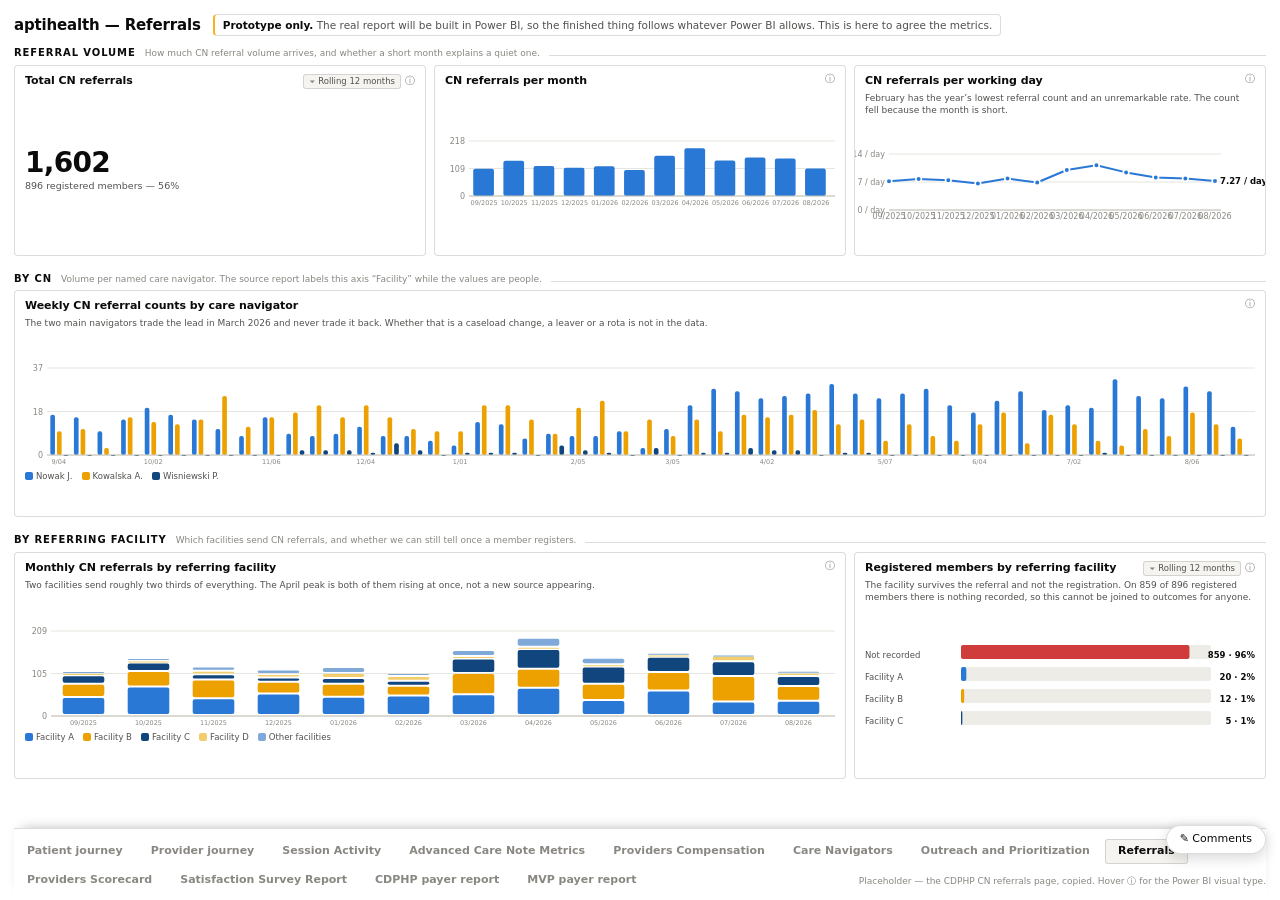
<file: reports/internal/referrals.html>
<!doctype html>
<html lang="en">
<head>
<meta charset="utf-8">
<meta name="viewport" content="width=device-width, initial-scale=1">
<title>aptihealth &mdash; Referrals</title>
<!-- shared:css:start -->
<style>
  .root {
    color-scheme: light;
    --plane: #ffffff; --surface: #ffffff;
    --ink-1: #0b0b0b; --ink-2: #52514e; --ink-muted: #898781;
    --grid: #e6e5df; --baseline: #c3c2b7; --border: rgba(11, 11, 11, 0.14);
    --s1: #2a78d6; --s2: #eda100; --s3: #10457e; --s4: #f2cd6b; --s5: #7fa9d9;
    --good: #0ca30c; --warning: #fab219; --serious: #ec835a; --critical: #d03b3b;
    --success-text: #006300; --track: #eeece7; --chipbg: #f5f4f0;
  }

  body { margin: 0; background: #ffffff; }
  /* The page strip is sticky to the bottom of .root, so on a short page — MVP's
     empty pages, a narrow window — it would sit halfway up the screen. Making
     .root fill the viewport as a flex column and pushing .ptabs down with an
     auto top margin keeps the strip on the bottom edge whether the page
     scrolls or not. .root carries no bottom padding — the strip's own
     padding-bottom is the last gap, so bottom: 0 lands flush against the
     window instead of 8px short of it. */
  .root {
    font-family: system-ui, -apple-system, "Segoe UI", sans-serif;
    background: var(--plane); color: var(--ink-1);
    padding: 14px 14px 0; line-height: 1.35;
    box-sizing: border-box; min-height: 100vh;
    display: flex; flex-direction: column;
  }

  .rpthead { display: flex; align-items: center; gap: 12px; flex-wrap: wrap; margin-bottom: 10px; }
  .rpthead h1 { font-size: 15px; margin: 0; letter-spacing: -0.01em; }
  .rpthead .mock {
    font-size: 10.5px; color: var(--ink-2); border: 1px solid var(--border);
    border-left: 2px solid var(--warning); border-radius: 4px; padding: 3px 8px;
  }
  .rpthead .mock b { color: var(--ink-1); }
  .slicers { margin-left: auto; display: flex; gap: 5px; flex-wrap: wrap; align-items: center; }
  .slicers .lbl { font-size: 9px; color: var(--ink-muted); text-transform: uppercase; letter-spacing: 0.07em; font-weight: 650; }
  .sl {
    font-size: 10.5px; color: var(--ink-2); background: var(--chipbg);
    border: 1px solid var(--border); border-radius: 3px; padding: 3px 8px; white-space: nowrap;
  }
  .sl::after { content: " ▾"; color: var(--ink-muted); font-size: 8px; }
  .sl { cursor: pointer; user-select: none; }
  .sl:hover, .sl[data-open] { border-color: var(--ink-muted); color: var(--ink-1); }

  .page { display: none; grid-template-columns: repeat(12, minmax(0, 1fr)); gap: 8px; position: relative; }
  .page.on { display: grid; }

  .v {
    background: var(--surface); border: 1px solid var(--border); border-radius: 4px;
    padding: 8px 10px 9px; overflow: hidden; display: flex; flex-direction: column;
    position: relative;   /* review pins are placed inside the tile they belong to */
  }
  .vh { display: flex; align-items: flex-start; gap: 8px; flex-wrap: wrap; row-gap: 3px; }
  .ask {
    font-size: 7.5px; font-weight: 700; letter-spacing: 0.07em; text-transform: uppercase;
    color: #143a63; background: #e8eef6; border: 1px solid #c5d5e8;
    border-radius: 3px; padding: 1px 5px; white-space: nowrap; flex-shrink: 0; align-self: center;
  }
  /* Company OKR metric. Deliberately a different marker from .ask: "CDPHP asked" means the
     payer requested it and it must reach the payer report, which sync.py enforces. "OKR" means
     the business is measured on it, and carries no such obligation. */
  .okr {
    font-size: 7.5px; font-weight: 700; letter-spacing: 0.07em; text-transform: uppercase;
    color: #6b4a00; background: #fdf3dc; border: 1px solid #f0dfae;
    border-radius: 3px; padding: 1px 5px; white-space: nowrap; flex-shrink: 0; align-self: center;
  }
  .appx { font-size: 9.5px; color: var(--ink-1); margin: 2px 0 0; padding-left: 15px; }
  .appx li { padding: 2px 0; border-bottom: 1px solid var(--grid); }
  .appx li:last-child { border-bottom: 0; }
  .vh h4 { font-size: 11px; font-weight: 650; margin: 0; letter-spacing: -0.005em; flex: 1; }
  .vf { display: flex; align-items: center; gap: 4px; flex-shrink: 0; }
  .wf {
    font-size: 8.5px; color: var(--ink-2); background: var(--chipbg);
    border: 1px solid var(--border); border-radius: 3px; padding: 1px 5px; white-space: nowrap;
  }
  .wf::before { content: "⏷ "; color: var(--ink-muted); font-size: 7px; }
  .wf { cursor: pointer; user-select: none; }
  .wf:hover, .wf[data-open] { border-color: var(--ink-muted); color: var(--ink-1); }

  .dd {
    position: fixed; z-index: 70; display: none; min-width: 132px; max-width: 240px;
    max-height: 232px; overflow-y: auto; background: #ffffff; color: #0b0b0b;
    border: 1px solid rgba(11, 11, 11, 0.18); border-radius: 4px; padding: 3px;
    box-shadow: 0 6px 18px rgba(11, 11, 11, 0.14);
  }
  .dd.on { display: block; }
  .dd .ddh {
    font-size: 8px; color: #898781; text-transform: uppercase; letter-spacing: 0.07em;
    font-weight: 650; padding: 3px 6px 4px;
  }
  .dd button {
    appearance: none; border: 0; background: none; cursor: pointer; font: inherit; width: 100%;
    display: flex; align-items: center; gap: 6px; text-align: left;
    font-size: 10.5px; color: #0b0b0b; padding: 4px 6px; border-radius: 3px; white-space: nowrap;
  }
  .dd button:hover { background: #f5f4f0; }
  .dd button .tick { width: 9px; flex-shrink: 0; color: #2a78d6; font-size: 9px; }
  .dd button[aria-checked="true"] { font-weight: 650; }
  .i {
    appearance: none; border: 0; background: none; padding: 0; cursor: help;
    font: inherit; font-size: 10px; color: var(--ink-muted); line-height: 1;
  }
  .i:hover { color: var(--s1); }
  .info { font-size: 9px; color: var(--ink-2); margin: 3px 0 0; }
  .body { flex: 1; min-height: 0; display: flex; flex-direction: column; justify-content: center; padding-top: 6px; }

  .kpi .big { font-size: 28px; font-weight: 600; letter-spacing: -0.025em; line-height: 1.05; }
  .kpi .big small { font-size: 12px; font-weight: 500; color: var(--ink-2); letter-spacing: 0; }
  .kpi .sub { font-size: 9.5px; color: var(--ink-2); margin-top: 2px; }
  .kpi .sub .up { color: var(--success-text); font-weight: 650; }
  .kpi .sub .down { color: var(--critical); font-weight: 650; }
  .kpi .spark { margin-top: 5px; }

  .sm2 .big { font-size: 16px; font-weight: 600; letter-spacing: -0.02em; }
  .sm2 .row { display: flex; align-items: flex-end; justify-content: space-between; gap: 6px; }

  .ch { width: 100%; }
  .ch svg { display: block; width: 100%; height: auto; overflow: visible; }
  .lg { display: flex; gap: 9px; flex-wrap: wrap; font-size: 8.5px; color: var(--ink-2); margin-top: 4px; }
  .lg i { width: 8px; height: 8px; border-radius: 2px; display: inline-block; margin-right: 3px; vertical-align: -1px; }

  table.mx { width: 100%; border-collapse: collapse; font-size: 9.5px; font-variant-numeric: tabular-nums; }
  table.mx th {
    text-align: right; font-weight: 600; color: var(--ink-muted); font-size: 8.5px;
    text-transform: uppercase; letter-spacing: 0.05em; padding: 0 4px 4px; border-bottom: 1px solid var(--grid);
  }
  table.mx th:first-child, table.mx td:first-child { text-align: left; }
  table.mx td { padding: 3px 4px; border-bottom: 1px solid var(--grid); color: var(--ink-1); }
  table.mx tr:last-child td { border-bottom: 0; font-weight: 650; }
  /* A verbatim extract has no total row to bold, and its headers are column names. */
  table.mx.raw tr:last-child td { font-weight: 400; }
  table.mx.raw th { text-transform: none; letter-spacing: 0; }
  table.mx td.b { position: relative; }
  table.mx td.b .bar { position: absolute; inset: 2px auto 2px 3px; background: var(--s1); opacity: 0.24; border-radius: 2px; }
  table.mx td.b span { position: relative; }
  .cf { border-radius: 2px; padding: 1px 4px; font-weight: 650; }
  .cf.g { color: var(--success-text); background: color-mix(in srgb, var(--good) 13%, white); }
  .cf.w { color: var(--ink-1); background: color-mix(in srgb, var(--warning) 24%, white); }
  .cf.c { color: var(--critical); background: color-mix(in srgb, var(--critical) 13%, white); }

  .flags { display: flex; flex-direction: column; }
  .flags .f { display: grid; grid-template-columns: 11px 1fr auto auto; gap: 6px; align-items: center; font-size: 10px; padding: 4px 0; border-bottom: 1px solid var(--grid); }
  .flags .f:last-child { border-bottom: 0; }
  .flags .f .n { font-weight: 650; font-variant-numeric: tabular-nums; font-size: 11.5px; }
  .flags .f .mo { font-size: 8.5px; color: var(--ink-2); font-variant-numeric: tabular-nums; min-width: 40px; text-align: right; }
  .flags .f .t { color: var(--ink-2); }
  .flags .f .t b { color: var(--ink-1); font-weight: 600; }
  .flags .ico { font-size: 9px; text-align: center; }
  .g-good .ico { color: var(--good); } .g-warning .ico { color: var(--warning); }
  .g-serious .ico { color: var(--serious); } .g-critical .ico { color: var(--critical); }

  /* Section bands. The provider report reads top-down — providers, then efficiency, then
     supervision — and an invisible HTML comment does not tell a reader that. */
  .band { grid-column: 1 / -1; display: flex; align-items: baseline; gap: 9px; margin: 8px 0 -3px; }
  .band .t { font-size: 10px; font-weight: 700; text-transform: uppercase; letter-spacing: 0.09em; color: var(--ink-1); flex-shrink: 0; }
  .band .d { font-size: 9px; color: var(--ink-muted); }
  .band .r { flex: 1; border-top: 1px solid var(--border); min-width: 12px; }
  .page.on > .band:first-child { margin-top: 0; }

  /* Role groups — a headcount roll-up with no chart in it. The question is which licence
     sits under which role, and a bar cannot say that. Four columns, one per role. */
  .roles { display: grid; grid-template-columns: repeat(auto-fit, minmax(120px, 1fr)); gap: 8px; }
  .roles .rg { border-left: 2px solid var(--s1); padding-left: 7px; }
  .roles .rg.pr { border-left-color: var(--s2); }
  .roles .rg.ot { border-left-color: var(--s3); }
  .roles .rgh { display: flex; align-items: baseline; justify-content: space-between; gap: 6px; padding-bottom: 3px; border-bottom: 1px solid var(--grid); }
  .roles .rgh b { font-size: 10px; font-weight: 650; color: var(--ink-1); }
  .roles .rgh .n { font-size: 15px; font-weight: 600; letter-spacing: -0.02em; font-variant-numeric: tabular-nums; }
  .roles .rgs { font-size: 8.5px; color: var(--ink-muted); margin: 2px 0 3px; }
  .roles .rl { list-style: none; margin: 0; padding: 0; }
  .roles .rl li { display: flex; justify-content: space-between; gap: 6px; font-size: 9.5px; color: var(--ink-2); padding: 2px 0; border-bottom: 1px solid var(--grid); }
  .roles .rl li:last-child { border-bottom: 0; }
  .roles .rl li span { color: var(--ink-1); font-weight: 650; font-variant-numeric: tabular-nums; }
  .roles .rl li.none { color: var(--ink-muted); font-style: italic; }

  .gapnote { font-size: 8.5px; color: var(--critical); font-weight: 600; margin-top: 4px; }

  /* The report switcher stays on screen — these pages are long and it is the only
     way between reports. */
  .ptabs {
    display: flex; flex-wrap: wrap; gap: 2px; row-gap: 4px;
    margin-top: auto; padding-top: 10px; border-top: 1px solid var(--border);
    align-items: center;
    position: sticky; bottom: 0; z-index: 60;
    background: var(--plane); padding-bottom: 7px;
    box-shadow: 0 -6px 12px -8px rgba(11, 11, 11, 0.35);
  }
  .ptabs button {
    appearance: none; border: 1px solid transparent; background: none; cursor: pointer; font: inherit;
    font-size: 11px; font-weight: 550; color: var(--ink-muted); padding: 4px 12px; border-radius: 3px;
  }
  .ptabs button[aria-pressed="true"] { color: var(--ink-1); background: var(--chipbg); border-color: var(--border); }
  .ptabs button:hover { color: var(--ink-1); }
  .ptabs .hint { margin-left: auto; font-size: 9px; color: var(--ink-muted); }
  /* Separates the cross-report links from the page tabs of the report you are in.
     One report with several pages is what Power BI actually builds, so the strip
     has to show both without reading as one flat list of eight things. */
  .ptabs .sep { align-self: stretch; width: 1px; background: var(--border); margin: 2px 8px; }

  .tt {
    position: fixed; pointer-events: none; opacity: 0; transition: opacity .08s;
    background: #143a63; color: #ffffff; font-size: 10.5px;
    border: 1px solid #0d2743; box-shadow: 0 4px 14px rgba(11, 11, 11, 0.28);
    padding: 5px 8px; border-radius: 4px; z-index: 80; max-width: 250px; white-space: normal; line-height: 1.4;
  }

  .c2 { grid-column: span 2 } .c3 { grid-column: span 3 } .c4 { grid-column: span 4 }
  .c5 { grid-column: span 5 } .c6 { grid-column: span 6 } .c7 { grid-column: span 7 }
  .c8 { grid-column: span 8 } .c12 { grid-column: span 12 }
  .h1r { min-height: 96px } .h2r { min-height: 172px } .h3r { min-height: 208px }
  @media (max-width: 1000px) {
    .page.on { grid-template-columns: repeat(6, minmax(0, 1fr)); }
    .c7, .c8, .c12 { grid-column: span 6 } .c5 { grid-column: span 4 }
  }
  @media (max-width: 620px) {
    .page.on { grid-template-columns: repeat(2, minmax(0, 1fr)); }
    .c3, .c4, .c5, .c6, .c7, .c8, .c12 { grid-column: span 2 }
  }

  /* report-to-report navigation in the footer tab strip */
  .ptabs a {
    text-decoration: none; border: 1px solid transparent;
    font-size: 11px; font-weight: 550; color: var(--ink-muted); padding: 4px 12px; border-radius: 3px;
  }
  .ptabs a:hover { color: var(--ink-1); }
  .ptabs a[aria-current="page"] { color: var(--ink-1); background: var(--chipbg); border-color: var(--border); }

  /* ---- Review comments -----------------------------------------------------------
     How a reader asks for a change. Comment mode turns the report into a surface you
     can pin a note to: click a visual, type, and the note stays attached to that tile
     with a numbered pin. Every note collects in the panel on the right — one list for
     the whole report, plus the open count of the other reports, so nothing is left in
     somebody's head or in a message that does not say which tile it is about.

     Deliberately quiet: the pin is a small blue bubble, the panel is the same white and
     hairline borders as everything else, and with comment mode off the report looks
     exactly as it did. Blue, not red — a comment is a request, not a judgement. */

  .cbar { position: fixed; right: 14px; bottom: 46px; z-index: 76; display: flex; gap: 6px; }
  .cbar .ctog {
    appearance: none; font: inherit; font-size: 11px; cursor: pointer;
    display: flex; align-items: center; gap: 6px;
    background: #ffffff; color: var(--ink-1); border: 1px solid var(--border);
    border-radius: 18px; padding: 6px 13px; box-shadow: 0 4px 14px rgba(11, 11, 11, 0.16);
  }
  .cbar .ctog:hover { border-color: var(--ink-muted); }
  /* Out from behind the panel while it is open, so the button that closes comment mode
     is never hidden under the thing it opened. */
  .root.cpo .cbar { right: 352px; }
  .cbar .ctog[aria-pressed="true"] { background: var(--s1); border-color: var(--s1); color: #ffffff; }
  .cbar .ctog .cn {
    font-size: 9.5px; font-weight: 700; font-variant-numeric: tabular-nums;
    background: var(--s1); color: #ffffff; border-radius: 9px; padding: 0 5px; min-width: 15px; text-align: center;
  }
  .cbar .ctog[aria-pressed="true"] .cn { background: #ffffff; color: var(--s1); }

  /* Comment mode. The whole report becomes clickable, so the cursor has to say so and
     the tile under the pointer has to show which target the click will attach to. */
  .root.cmt .page { cursor: crosshair; }
  .root.cmt .v:hover { box-shadow: inset 0 0 0 1.5px var(--s1); }
  .root.cpo { padding-right: 340px; }   /* the panel moves the report over rather than covering it */

  .cpin {
    position: absolute; z-index: 40; min-width: 17px; height: 17px; padding: 0 4px;
    display: none; align-items: center; justify-content: center;
    font-size: 9.5px; font-weight: 700; font-variant-numeric: tabular-nums;
    color: #ffffff; background: var(--s1); border: 1.5px solid #ffffff;
    border-radius: 9px 9px 9px 2px; box-shadow: 0 2px 6px rgba(11, 11, 11, 0.3);
    cursor: pointer; transform: translate(-2px, -2px);
  }
  .root.cmt .cpin, .root.cpo .cpin, .root.cpins .cpin { display: flex; }
  .cpin.res { background: var(--ink-muted); }
  .cpin.sel { outline: 2px solid var(--s1); outline-offset: 2px; }
  .v.cflash { box-shadow: inset 0 0 0 2px var(--s1); }

  /* The composer, and the same popover reused to read a thread. */
  .cpop {
    position: fixed; z-index: 79; display: none; width: 274px; background: #ffffff;
    border: 1px solid rgba(11, 11, 11, 0.18); border-radius: 5px; padding: 9px;
    box-shadow: 0 8px 22px rgba(11, 11, 11, 0.18);
  }
  .cpop.on { display: block; }
  .cpop .tgt {
    font-size: 8.5px; color: var(--ink-muted); margin-bottom: 5px;
    overflow: hidden; text-overflow: ellipsis; white-space: nowrap;
  }
  .cpop .tgt b { color: var(--ink-2); font-weight: 650; }
  .cpop textarea, .cpop input {
    width: 100%; box-sizing: border-box; font: inherit; font-size: 10.5px; color: var(--ink-1);
    background: #ffffff; border: 1px solid var(--border); border-radius: 3px; padding: 5px 6px;
  }
  .cpop textarea { min-height: 62px; resize: vertical; line-height: 1.4; }
  .cpop input { margin-bottom: 5px; }
  .cpop .act { display: flex; align-items: center; gap: 6px; margin-top: 6px; }
  .cpop .hint { font-size: 8.5px; color: var(--ink-muted); margin-right: auto; }

  .cb {
    appearance: none; font: inherit; font-size: 10px; cursor: pointer;
    border: 1px solid var(--border); background: var(--chipbg); color: var(--ink-1);
    border-radius: 3px; padding: 3px 9px;
  }
  .cb:hover { border-color: var(--ink-muted); }
  .cb.p { background: var(--s1); border-color: var(--s1); color: #ffffff; }
  .cb.q { border-color: transparent; background: none; color: var(--ink-muted); padding: 3px 4px; }
  .cb.q:hover { color: var(--ink-1); }
  .cb[disabled] { opacity: 0.45; cursor: default; }

  .cpan {
    position: fixed; top: 0; right: 0; bottom: 0; width: 326px; z-index: 77; display: none;
    background: #ffffff; border-left: 1px solid var(--border);
    box-shadow: -10px 0 26px rgba(11, 11, 11, 0.1);
    padding: 11px 12px 16px; overflow-y: auto;
  }
  .cpan.on { display: block; }
  .cpan .ph { display: flex; align-items: center; gap: 8px; }
  .cpan .ph h3 { font-size: 10px; font-weight: 700; text-transform: uppercase; letter-spacing: 0.09em; margin: 0; }
  .cpan .ph .n { font-size: 9.5px; color: var(--ink-muted); font-variant-numeric: tabular-nums; }
  .cpan .ph .cb.q { margin-left: auto; font-size: 13px; line-height: 1; }
  .cpan .sub { font-size: 9px; color: var(--ink-muted); margin: 2px 0 8px; }
  .cpan .opt { display: flex; align-items: center; gap: 5px; font-size: 9px; color: var(--ink-2); margin: 7px 0 3px; }
  .cpan .opt input { margin: 0; }

  .cit { border-top: 1px solid var(--grid); padding: 8px 0 9px; cursor: pointer; }
  .cit:hover { background: #fbfbf9; }
  .cit .hd { display: flex; align-items: center; gap: 6px; }
  .cit .av {
    width: 16px; height: 16px; border-radius: 50%; background: var(--s1); color: #ffffff;
    font-size: 8.5px; font-weight: 700; display: flex; align-items: center; justify-content: center; flex-shrink: 0;
  }
  .cit .num { font-size: 9px; color: var(--ink-muted); font-variant-numeric: tabular-nums; min-width: 12px; }
  .cit .who { font-size: 10px; font-weight: 650; color: var(--ink-1); }
  .cit .at { font-size: 8.5px; color: var(--ink-muted); margin-left: auto; }
  .cit .txt { font-size: 10.5px; color: var(--ink-1); white-space: pre-wrap; margin: 4px 0 0; line-height: 1.4; }
  .cit .tgt { font-size: 8.5px; color: var(--ink-muted); margin-top: 4px; }
  .cit .tgt b { color: var(--ink-2); font-weight: 650; }
  .cit .off { color: var(--s1); }
  .cit .rep { font-size: 10px; color: var(--ink-2); border-left: 2px solid var(--grid); padding: 3px 0 3px 7px; margin-top: 5px; white-space: pre-wrap; }
  .cit .rep b { color: var(--ink-1); font-weight: 650; }
  .cit .act { display: flex; gap: 4px; margin-top: 6px; }
  .cit.done .txt, .cit.done .who { color: var(--ink-muted); }
  .cpan .none { font-size: 10px; color: var(--ink-muted); padding: 10px 0; line-height: 1.5; }

  .cpan .sect {
    font-size: 9px; font-weight: 700; text-transform: uppercase; letter-spacing: 0.08em;
    color: var(--ink-muted); margin: 14px 0 2px;
  }
  .cpan .doc {
    display: flex; align-items: baseline; gap: 8px; font-size: 10px; color: var(--ink-2);
    text-decoration: none; padding: 4px 0; border-top: 1px solid var(--grid);
  }
  .cpan .doc:hover { color: var(--ink-1); }
  .cpan .doc .n { margin-left: auto; font-size: 9px; color: var(--ink-muted); font-variant-numeric: tabular-nums; }
  .cpan .foot { margin-top: 14px; border-top: 1px solid var(--border); padding-top: 8px; }
  .cpan .foot .who { display: flex; align-items: center; gap: 5px; }
  .cpan .foot input {
    flex: 1; font: inherit; font-size: 10px; color: var(--ink-1); background: #ffffff;
    border: 1px solid var(--border); border-radius: 3px; padding: 3px 6px;
  }
  .cpan .foot .note { font-size: 8.5px; color: var(--ink-muted); margin-top: 6px; line-height: 1.45; }
  .cpan .foot .exp { display: flex; gap: 4px; margin-top: 7px; flex-wrap: wrap; }
  .cpan .foot .exp a { text-decoration: none; }

  @media (max-width: 760px) {
    .cpan { width: 100%; }
    .root.cpo { padding-right: 14px; }
  }
</style>
<!-- shared:css:end -->
</head>
<body>

<div class="root">
  <div class="rpthead">
    <h1>aptihealth &mdash; Referrals</h1>
    <span class="mock"><b>Prototype only.</b> The real report will be built in Power BI, so the finished thing follows whatever Power BI allows. This is here to agree the metrics.</span>
  </div>

  <div class="page on" id="pg-referrals">

    <div class="band"><span class="t">Referral volume</span><span class="d">How much CN referral volume arrives, and whether a short month explains a quiet one.</span><span class="r"></span></div>

    <div class="v kpi c4 h1r">
      <div class="vh"><h4>Total CN referrals</h4>
        <div class="vf"><span class="wf">Rolling 12 months</span><button class="i" data-tip="Power BI: card. Every CN referral over the window, with the members who went on to complete registration underneath. The gap is the conversion the volume charts cannot show: a little over half of referrals become a registered member.">&#9432;</button></div>
      </div>
      <div class="body">
        <div class="big">1,602</div>
        <div class="sub">896 registered members &mdash; 56%</div>
      </div>
    </div>

    <div class="v c4 h2r">
      <div class="vh"><h4>CN referrals per month</h4>
        <div class="vf"><button class="i" data-tip="Power BI: clustered column chart, one series, referral count by month. The source report puts this on the same visual as referrals per working day, on a second axis. A count and a rate are different units, so here they are two visuals &mdash; the pair beside each other says the same thing without asking the reader to track two scales.">&#9432;</button></div>
      </div>
      <div class="body"><div class="ch" id="cn-mo"></div></div>
    </div>

    <div class="v c4 h2r">
      <div class="vh"><h4>CN referrals per working day</h4>
        <div class="vf"><button class="i" data-tip="Power BI: line chart, one series, referrals divided by the working days in the month. This is the tile that stops a short month reading as a slump &mdash; February has the lowest count of the year and a middling rate. Read it against the count beside it, never instead of it.">&#9432;</button></div>
      </div>
      <p class="info">February has the year&rsquo;s lowest referral count and an unremarkable rate. The count fell because the month is short.</p>
      <div class="body"><div class="ch" id="cn-wd"></div></div>
    </div>

    <div class="band"><span class="t">By CN</span><span class="d">Volume per named care navigator. The source report labels this axis &ldquo;Facility&rdquo; while the values are people.</span><span class="r"></span></div>

    <div class="v c12 h3r">
      <div class="vh"><h4>Weekly CN referral counts by care navigator</h4>
        <div class="vf"><button class="i" data-tip="Power BI: clustered column chart, three series, all referral counts, so one axis. Fifty-one weeks, labelled monthly because fifty-one labels do not fit and every fourth one carries no information the reader needs. Two navigators carry almost all of it and swap places in March: the third appears only in a scattered stretch over the winter.">&#9432;</button></div>
      </div>
      <p class="info">The two main navigators trade the lead in March 2026 and never trade it back. Whether that is a caseload change, a leaver or a rota is not in the data.</p>
      <div class="body"><div class="ch" id="cn-wk"></div>
        <div class="lg">
          <span><i style="background:var(--s1)"></i>Nowak J.</span>
          <span><i style="background:var(--s2)"></i>Kowalska A.</span>
          <span><i style="background:var(--s3)"></i>Wisniewski P.</span>
        </div>
      </div>
    </div>

    <div class="band"><span class="t">By referring facility</span><span class="d">Which facilities send CN referrals, and whether we can still tell once a member registers.</span><span class="r"></span></div>

    <div class="v c8 h3r">
      <div class="vh"><h4>Monthly CN referrals by referring facility</h4>
        <div class="vf"><button class="i" data-tip="Power BI: stacked column chart. Every series is a referral count, so one axis and the maximum comes from the stacked total. Four facilities plus Other: the source report carries thirteen series, which no palette can separate and which the five-colour rule in this repo forbids. The source also labels its y axis Growth Rate (%) while plotting counts &mdash; that is a mislabel, not a different measure.">&#9432;</button></div>
      </div>
      <p class="info">Two facilities send roughly two thirds of everything. The April peak is both of them rising at once, not a new source appearing.</p>
      <div class="body"><div class="ch" id="cn-fac"></div>
        <div class="lg">
          <span><i style="background:var(--s1)"></i>Facility A</span><span><i style="background:var(--s2)"></i>Facility B</span>
          <span><i style="background:var(--s3)"></i>Facility C</span><span><i style="background:var(--s4)"></i>Facility D</span>
          <span><i style="background:var(--s5)"></i>Other facilities</span>
        </div>
      </div>
    </div>

    <div class="v c4 h3r">
      <div class="vh"><h4>Registered members by referring facility</h4>
        <div class="vf"><span class="wf">Rolling 12 months</span><button class="i" data-tip="Power BI: clustered bar chart, not the doughnut the source uses &mdash; with one category at 96% a doughnut is a circle with three slivers, and bars at least let the slivers be read. Members who completed registration, grouped by the facility that referred them.">&#9432;</button></div>
      </div>
      <p class="info">The facility survives the referral and not the registration. On 859 of 896 registered members there is nothing recorded, so this cannot be joined to outcomes for anyone.</p>
      <div class="body"><div class="ch" id="cn-reg"></div>
      </div>
    </div>

  </div>

  <div class="ptabs" role="group" aria-label="Reports">
    <a href="../internal/patient-journey.html">Patient journey</a>
    <a href="../internal/provider-journey.html">Provider journey</a>
    <a href="../internal/session-activity.html">Session Activity</a>
    <a href="../internal/advanced-care-note-metrics.html">Advanced Care Note Metrics</a>
    <a href="../internal/providers-compensation.html">Providers Compensation</a>
    <a href="../internal/care-navigators.html">Care Navigators</a>
    <a href="../internal/outreach-and-prioritization.html">Outreach and Prioritization</a>
    <a href="../internal/referrals.html" aria-current="page">Referrals</a>
    <a href="../internal/providers-scorecard.html">Providers Scorecard</a>
    <a href="../internal/satisfaction-survey-report.html">Satisfaction Survey Report</a>
    <a href="../external/cdphp.html">CDPHP payer report</a>
    <a href="../external/mvp.html">MVP payer report</a>
    <span class="hint">Placeholder &mdash; the CDPHP CN referrals page, copied. Hover &#9432; for the Power BI visual type.</span>
  </div>

  <div class="dd" id="dd" role="listbox"></div>
  <div class="tt" id="tt"></div>
</div>

<!-- shared:js:start -->
<script>
/* Shared chart builders and page behaviour for every report in this repo.
   Loaded by each report page; the report then calls APTI.render() with its own data.
   Changing a builder here changes every report — that is the point of the file. */
(function (g) {
  var MO = ["Sep","Oct","Nov","Dec","Jan","Feb","Mar","Apr","May","Jun","Jul","Aug"];
  var NS = "http://www.w3.org/2000/svg";

  function el(t, a) { var e = document.createElementNS(NS, t); for (var k in a) e.setAttribute(k, a[k]); return e; }
  function svg(w, h) { var s = el("svg", { viewBox: "0 0 " + w + " " + h }); s.style.height = h + "px"; return s; }
  function txt(s, x, y, o) {
    o = o || {};
    var t = el("text", { x: x, y: y, "font-size": o.fs || 8, fill: o.fill || "var(--ink-muted)",
      "text-anchor": o.anchor || "start", "font-weight": o.w || 400 });
    t.textContent = s; return t;
  }
  function tip(n, s) { n.setAttribute("data-tip", s); }

  function columns(id, opt) {
    var host = document.getElementById(id); if (!host) return;
    var W = Math.max(host.clientWidth || 460, 240), H = opt.h || 80;
    var pl = opt.pl == null ? 24 : opt.pl, pb = opt.pb || 12, pt = 9, s = svg(W, H);
    var max = opt.max;
    if (!max) {
      if (opt.stacked && !opt.pct) {
        max = 0;
        for (var q = 0; q < opt.labels.length; q++) {
          var tt2 = opt.series.reduce(function (a, sr) { return a + sr.values[q]; }, 0);
          if (tt2 > max) max = tt2;
        }
        max = max * 1.1;
      } else {
        max = Math.max.apply(null, [].concat.apply([], opt.series.map(function (x) { return x.values; }))) * 1.15;
      }
    }
    var n = opt.labels.length, bw = (W - pl - 4) / n;
    [0, 0.5, 1].forEach(function (f) {
      var y = pt + (H - pt - pb) * (1 - f);
      s.appendChild(el("line", { x1: pl, x2: W, y1: y, y2: y, stroke: "var(--grid)" }));
      s.appendChild(txt(opt.fmt ? opt.fmt(max * f) : Math.round(max * f), pl - 4, y + 3, { anchor: "end" }));
    });
    opt.labels.forEach(function (lb, i) {
      var x0 = pl + i * bw;
      if (opt.stacked) {
        var acc = 0, tot = opt.series.reduce(function (a, sr) { return a + sr.values[i]; }, 0);
        opt.series.forEach(function (sr) {
          var v = sr.values[i], hh = (H - pt - pb) * (v / (opt.pct ? tot : max));
          var r = el("rect", { x: x0 + bw * 0.18, y: H - pb - acc - hh, width: bw * 0.64,
            height: Math.max(hh - 2, 1), rx: 2, fill: sr.color });
          tip(r, lb + " · " + sr.name + ": " + v + (opt.unit || ""));
          s.appendChild(r); acc += hh;
        });
      } else {
        var k = opt.series.length, iw = (bw * 0.72) / k;
        opt.series.forEach(function (sr, j) {
          var v = sr.values[i], hh = (H - pt - pb) * (v / max);
          var r = el("rect", { x: x0 + bw * 0.14 + j * (iw + 1), y: H - pb - hh, width: iw - 1,
            height: Math.max(hh, 1), rx: 2, fill: sr.color });
          tip(r, lb + " · " + sr.name + ": " + v + (opt.unit || ""));
          s.appendChild(r);
        });
      }
      var lab = txt(lb, x0 + bw / 2, H - 3, { anchor: "middle", fs: opt.xfs || 8 });
      s.appendChild(lab);
    });
    if (opt.rule != null) {
      var ry = pt + (H - pt - pb) * (1 - opt.rule / max);
      s.appendChild(el("line", { x1: pl, x2: W, y1: ry, y2: ry, stroke: "var(--ink-1)", "stroke-width": 1.6, "stroke-dasharray": "4 3" }));
      s.appendChild(txt(opt.ruleLabel || ("target " + opt.rule), W, ry - 3, { anchor: "end", fs: 8, fill: "var(--ink-1)", w: 650 }));
    }
    s.appendChild(el("line", { x1: pl, x2: W, y1: H - pb, y2: H - pb, stroke: "var(--baseline)" }));
    host.appendChild(s);
  }

  function lines(id, opt) {
    var host = document.getElementById(id); if (!host) return;
    var W = Math.max(host.clientWidth || 460, 260), H = opt.h || 84, pl = 24, pb = 12, pt = 8, s = svg(W, H);
    var max = opt.max || 100, n = opt.labels.length, step = (W - pl - 40) / (n - 1);
    var U = opt.unit == null ? "%" : opt.unit;
    [0, 0.5, 1].forEach(function (f) {
      var y = pt + (H - pt - pb) * (1 - f);
      s.appendChild(el("line", { x1: pl, x2: W - 34, y1: y, y2: y, stroke: "var(--grid)" }));
      s.appendChild(txt(Math.round(max * f) + U, pl - 4, y + 3, { anchor: "end" }));
    });
    if (opt.rule != null) {
      var ry = pt + (H - pt - pb) * (1 - opt.rule / max);
      s.appendChild(el("line", { x1: pl, x2: W - 34, y1: ry, y2: ry, stroke: "var(--ink-1)", "stroke-width": 1.6, "stroke-dasharray": "4 3" }));
      s.appendChild(txt(opt.ruleLabel || "", pl + 3, ry + 9, { anchor: "start", fs: 8, fill: "var(--ink-1)", w: 650 }));
    }
    opt.series.forEach(function (sr) {
      var pts = sr.values.map(function (v, i) { return [pl + i * step, pt + (H - pt - pb) * (1 - v / max)]; });
      s.appendChild(el("path", { d: "M" + pts.map(function (p) { return p[0] + "," + p[1]; }).join("L"),
        fill: "none", stroke: sr.color, "stroke-width": 2, "stroke-linejoin": "round" }));
      pts.forEach(function (p, i) {
        var c = el("circle", { cx: p[0], cy: p[1], r: 2.8, fill: sr.color, stroke: "#fff", "stroke-width": 1.6 });
        tip(c, opt.labels[i] + " · " + sr.name + ": " + sr.values[i] + U); s.appendChild(c);
      });
      var lp = pts[pts.length - 1];
      s.appendChild(txt(sr.values[sr.values.length - 1] + U, lp[0] + 5, lp[1] + 3, { fs: 8.5, fill: "var(--ink-1)", w: 650 }));
    });
    opt.labels.forEach(function (lb, i) { s.appendChild(txt(lb, pl + i * step, H - 3, { anchor: "middle" })); });
    s.appendChild(el("line", { x1: pl, x2: W - 34, y1: H - pb, y2: H - pb, stroke: "var(--baseline)" }));
    host.appendChild(s);
  }

  function bars(id, opt) {
    var host = document.getElementById(id); if (!host) return;
    var rows = opt.rows, lw = opt.lw || 88, rh = opt.rh || 18;
    var W = Math.max(host.clientWidth || 320, 240), H = rows.length * rh + 6, s = svg(W, H);
    var max = opt.max || Math.max.apply(null, rows.map(function (r) { return Math.max(r.value, r.target || 0); })) * 1.18;
    var aw = W - lw - 44;
    if (opt.rule != null) {
      var rx = lw + aw * (opt.rule / max);
      s.appendChild(el("line", { x1: rx, x2: rx, y1: 0, y2: H - 2, stroke: "var(--ink-1)", "stroke-width": 1.6 }));
    }
    rows.forEach(function (r, i) {
      var y = i * rh + 3, bh = rh - 8;
      s.appendChild(txt(r.label, 0, y + bh - 1, { fill: "var(--ink-2)", fs: 8.5 }));
      s.appendChild(el("rect", { x: lw, y: y, width: aw, height: bh, rx: 2, fill: "var(--track)" }));
      /* A row with segments is a stacked bar: the parts share the row's total and are
         drawn end to end. Without segments the row is a single bar, as before. */
      if (r.segments) {
        var acc = 0;
        r.segments.forEach(function (sg) {
          var sw = Math.max(aw * (sg.value / max), 1);
          var sb = el("rect", { x: lw + acc, y: y, width: sw, height: bh, rx: 2, fill: sg.color });
          tip(sb, r.label + " · " + sg.name + ": " + sg.value.toLocaleString());
          s.appendChild(sb);
          if (sw > 22) {
            s.appendChild(txt(sg.value.toLocaleString(), lw + acc + sw - 4, y + bh - 2,
              { anchor: "end", fill: "#ffffff", fs: 8, w: 650 }));
          }
          acc += sw;
        });
        s.appendChild(txt(r.fmt || r.value, W, y + bh - 1, { anchor: "end", fill: "var(--ink-1)", fs: 8.5, w: 650 }));
        return;
      }
      var b = el("rect", { x: lw, y: y, width: Math.max(aw * (r.value / max), 1), height: bh, rx: 2, fill: r.color || "var(--s1)" });
      tip(b, r.label + ": " + (r.fmt || r.value)); s.appendChild(b);
      if (r.target) {
        var tx = lw + aw * (r.target / max);
        s.appendChild(el("line", { x1: tx, x2: tx, y1: y - 1, y2: y + bh + 1, stroke: "var(--ink-1)", "stroke-width": 2 }));
      }
      s.appendChild(txt(r.fmt || r.value, W, y + bh - 1, { anchor: "end", fill: "var(--ink-1)", fs: 8.5, w: 650 }));
    });
    host.appendChild(s);
  }

  /* Centred, tapering funnel: every stage is a bar centred on the same axis and
     scaled against the first stage, with the drop between stages drawn as the
     sloping shoulder. Values and stage-to-stage conversion sit in the right gutter
     so they stay aligned however narrow the bars get. */
  function funnel(id, rows) {
    var host = document.getElementById(id); if (!host) return;
    var rh = 20, bh = 15, W = Math.max(host.clientWidth || 400, 260);
    var H = rows.length * rh + 4, s = svg(W, H);
    var lw = 126, aw = W - lw - 74, cx = lw + aw / 2;
    /* A stage can be empty — a self sign-up has no referral to create — so the scale
       comes from the first stage that has a value, and the empty row draws as a rule. */
    var max = 0;
    rows.forEach(function (r) { if (r.value != null && r.value > max) max = r.value; });
    var wid = rows.map(function (r) { return r.value == null ? 0 : Math.max(aw * (r.value / max), 2); });

    rows.forEach(function (r, i) {
      var y = i * rh + 2;
      if (r.value == null) {
        s.appendChild(txt(r.label, 0, y + bh - 4, { fill: "var(--ink-muted)", fs: 8.5 }));
        s.appendChild(el("line", { x1: cx - 14, x2: cx + 14, y1: y + bh / 2, y2: y + bh / 2,
          stroke: "var(--baseline)", "stroke-width": 1.4 }));
        var em = el("rect", { x: cx - 16, y: y, width: 32, height: bh, fill: "transparent" });
        tip(em, r.label + ": " + (r.emptyTxt || "no such stage for this selection"));
        s.appendChild(em);
        s.appendChild(txt("—", W - 34, y + bh - 4, { anchor: "end", fill: "var(--ink-muted)", fs: 8.5 }));
        return;
      }
      if (i < rows.length - 1 && rows[i + 1].value != null) {
        var pts = [
          [cx - wid[i] / 2, y + bh], [cx + wid[i] / 2, y + bh],
          [cx + wid[i + 1] / 2, y + rh], [cx - wid[i + 1] / 2, y + rh]
        ];
        s.appendChild(el("polygon", {
          points: pts.map(function (q) { return q[0] + "," + q[1]; }).join(" "),
          fill: "var(--s1)", opacity: 0.22
        }));
      }
      s.appendChild(txt(r.label, 0, y + bh - 4, { fill: r.leak ? "var(--critical)" : "var(--ink-2)", fs: 8.5 }));
      var b = el("rect", { x: cx - wid[i] / 2, y: y, width: wid[i], height: bh, rx: 2, fill: "var(--s1)" });
      tip(b, r.label + ": " + r.value.toLocaleString() + (r.conv ? " · " + r.conv + " of prior stage" : "") + (r.leakTxt ? " · leak: " + r.leakTxt : ""));
      s.appendChild(b);
      s.appendChild(txt(r.value.toLocaleString(), W - 34, y + bh - 4, { anchor: "end", fill: "var(--ink-1)", fs: 8.5, w: 650 }));
      s.appendChild(txt(r.conv || "—", W, y + bh - 4, { anchor: "end", fs: 8.5 }));
    });
    host.appendChild(s);
  }

  function spark(id, vals, color, unit) {
    var host = document.getElementById(id); if (!host) return;
    var W = Math.max(host.clientWidth || 120, 80), H = 22, s = svg(W, H);
    var max = Math.max.apply(null, vals) * 1.05, min = Math.min.apply(null, vals) * 0.95;
    var step = W / (vals.length - 1);
    var pts = vals.map(function (v, i) { return [i * step, H - (H - 3) * ((v - min) / (max - min || 1)) - 1.5]; });
    var d = "M" + pts.map(function (p) { return p[0] + "," + p[1]; }).join("L");
    s.appendChild(el("path", { d: d + "L" + W + "," + H + "L0," + H + "Z", fill: color, opacity: 0.13 }));
    s.appendChild(el("path", { d: d, fill: "none", stroke: color, "stroke-width": 1.8, "stroke-linejoin": "round" }));
    var lp = pts[pts.length - 1];
    s.appendChild(el("circle", { cx: lp[0] - 1, cy: lp[1], r: 2.2, fill: color }));
    tip(s, "Monthly, Sep–Aug · latest " + vals[vals.length - 1] + (unit || ""));
    host.appendChild(s);
  }

  function smallMultiples(id, items) {
    var host = document.getElementById(id); if (!host) return;
    items.forEach(function (it, ix) {
      var wrap = document.createElement("div");
      wrap.className = "sm2";
      wrap.style.cssText = "border-bottom:1px solid var(--grid);padding:4px 0";
      var row = document.createElement("div"); row.className = "row";
      var l = document.createElement("div");
      l.innerHTML = '<div class="big">' + it.value + '</div><div style="font-size:8.5px;color:var(--ink-2)">' + it.label + '</div>';
      var ch = document.createElement("div"); ch.style.cssText = "width:54%"; ch.id = id + "-sm" + ix;
      row.appendChild(l); row.appendChild(ch); wrap.appendChild(row); host.appendChild(wrap);
      spark(ch.id, it.spark, it.color, it.unit);
    });
    if (host.lastChild) host.lastChild.style.borderBottom = "0";
  }

  /* opt.raw marks a table that is a verbatim data extract rather than a summary: its last
     row is data, not a total, and its headers are real column names that must not be
     upper-cased. Omit it and a matrix renders exactly as it always has. */
  function matrix(id, cols, rows, opt) {
    var host = document.getElementById(id); if (!host) return;
    var t = document.createElement("table"); t.className = (opt && opt.raw) ? "mx raw" : "mx";
    var hr = document.createElement("tr");
    cols.forEach(function (c) { var th = document.createElement("th"); th.textContent = c; hr.appendChild(th); });
    t.appendChild(hr);
    rows.forEach(function (r) {
      var tr = document.createElement("tr");
      r.forEach(function (c) {
        var td = document.createElement("td");
        if (c && c.bar != null) {
          td.className = "b";
          var b = document.createElement("div"); b.className = "bar"; b.style.width = "calc(" + c.bar + "% - 6px)";
          var sp = document.createElement("span"); sp.textContent = c.v;
          td.appendChild(b); td.appendChild(sp);
        } else if (c && c.cf) {
          var s2 = document.createElement("span"); s2.className = "cf " + c.cf; s2.textContent = c.v; td.appendChild(s2);
        } else if (c && c.v != null) { td.textContent = c.v; }
        else { td.textContent = c; }
        tr.appendChild(td);
      });
      t.appendChild(tr);
    });
    host.appendChild(t);
  }

  /* Visual-level filters that actually filter. A visual registers a draw function; the
     function is handed the current labels of the chips inside its own tile and redraws
     into a cleared host whenever one of them changes. Report-level slicers are not wired
     to anything — a chip only ever affects the visual it sits in, as in Power BI. */
  var REACTIVE = [];

  function reactive(id, draw) {
    var host = document.getElementById(id); if (!host) return;
    REACTIVE.push({ host: host, tile: host.closest(".v"), draw: draw });
  }

  function chipsOf(tile) {
    return Array.prototype.slice.call(tile.querySelectorAll(".wf")).map(function (c) {
      return c.textContent.trim();
    });
  }

  function drawReactive(e) {
    e.host.innerHTML = "";
    e.draw(chipsOf(e.tile), e.tile);
  }

  function redrawTile(tile) {
    REACTIVE.forEach(function (e) { if (e.tile === tile) drawReactive(e); });
  }

  /* Charts size themselves from host.clientWidth, so every page is made visible
     for the duration of the draw and then hidden again. A hidden page measures
     as zero width and the charts render at a fallback size. Do not remove this. */
  function render(draw) {
    /* Deferred by one task before anything is measured. This script runs while the document
       is still being parsed, and at that point nothing has been laid out — host.clientWidth
       reads 0 and every chart silently falls back to the 460px default. That is invisible on
       a tile three or four columns wide and glaring on a full-width one.

       setTimeout rather than requestAnimationFrame: rAF does not fire at all while the
       document is hidden, so a report opened in a background tab, printed, or captured
       headlessly would draw nothing whatsoever. A timer fires either way, and layout is
       available in a hidden document — it is only the animation callback that is suspended. */
    setTimeout(function () {
      var pages = Array.prototype.slice.call(document.querySelectorAll(".page"));
      pages.forEach(function (p) { p.classList.add("on"); });
      draw();
      REACTIVE.forEach(drawReactive);
      pages.forEach(function (p, i) { p.classList.toggle("on", i === 0); });
      wire();
    }, 0);
  }

  function wire() {
    /* Page tabs. Single-report pages use links instead of buttons, so this is an
       empty list there — harmless, and it keeps one wiring path for both shapes. */
    var btns = Array.prototype.slice.call(document.querySelectorAll(".ptabs button"));

  btns.forEach(function (b) {
    b.addEventListener("click", function () {
      btns.forEach(function (o) {
        var on = o === b;
        o.setAttribute("aria-pressed", on ? "true" : "false");
        document.getElementById(o.dataset.pg).classList.toggle("on", on);
      });
    });
  });

  /* ---- slicer / visual-filter dropdowns (mock: they open and set the label, nothing filters) ---- */
  var MONTHS = ["All months", "Aug 2026", "Jul 2026", "Jun 2026", "May 2026", "Apr 2026", "Mar 2026",
                "Feb 2026", "Jan 2026", "Dec 2025", "Nov 2025", "Oct 2025", "Sep 2025"];
  var CHANNELS = ["Channel: all", "Channel: referrers only", "Channel: self sign-up", "Channel: PCP practices", "Channel: health systems", "Channel: health plans"];
  var ACUITY = ["Acuity: all", "Acuity: severe", "Acuity: high", "Acuity: medium", "Acuity: base"];
  var SUPS = ["Supervisor: all", "K. Delaney", "M. Okonkwo", "S. Barros", "T. Whitfield"];

  var OPTIONS = {
    /* report-level slicers */
    "Payer: CDPHP": { head: "Payer", opts: ["Payer: CDPHP", "Payer: MVP", "Payer: Fidelis", "Payer: Medicaid FFS", "Payer: all"] },
    "Program: All": { head: "Program", opts: ["Program: All", "Program: Therapy only", "Program: Medication management", "Program: Combined", "Program: Higher level of care"] },
    "Rolling 12 months": { head: "Period", opts: ["Rolling 12 months", "Rolling 6 months", "Rolling 3 months", "Year to date", "Calendar 2025"] },
    /* visual-level filters */
    "Aug 2026": { head: "Month", opts: MONTHS },
    "All time": { head: "Period", opts: ["All time", "Aug 2026", "Rolling 12 months"] },
    "Channel: all": { head: "Referral channel", opts: CHANNELS },
    "Channel: referrers only": { head: "Referral channel", opts: CHANNELS },
    "Channel: self sign-up": { head: "Referral channel", opts: CHANNELS },
    "Acuity: all": { head: "Acuity", opts: ACUITY },
    "Acuity: severe": { head: "Acuity", opts: ACUITY },
    "Supervisor: all": { head: "Supervisor", opts: SUPS },
    "Role: all": { head: "Role", opts: ["Role: all", "Role: behavioral health specialists", "Role: prescribers", "Role: other"] },
    "Baseline \u22659": { head: "HEDIS baseline", opts: ["Baseline \u22659", "Baseline \u22655", "Baseline: any score"] },
    "Stage: first session": { head: "Conversion stage", opts: ["Stage: registration complete", "Stage: DI attended", "Stage: first session"] },
    "Stage: all": { head: "Journey stage", opts: ["Stage: all", "Stage: registered, never assessed", "Stage: A5 done, no DI", "Stage: DI attended, no first session", "Stage: in care, left early", "Stage: completed 90-day care"] },
    "Scored within 30 days": { head: "Scoring window", opts: ["Scored within 30 days", "Scored within 60 days", "Scored within 90 days"] },
    "Of: active members": { head: "Denominator", opts: ["Of: active members", "Of: all enrolled members", "Of: members with \u22651 session"] },
    "Milestone: DI attended": { head: "Milestone", opts: ["Milestone: DI scheduled", "Milestone: DI attended", "Milestone: first therapy session"] },
    "Top 4 + other": { head: "Reason grouping", opts: ["Top 4 + other", "Top 6 + other", "All reasons"] },
    "Top 5": { head: "Rows shown", opts: ["Top 5", "Top 10", "Top 20", "All providers"] },
    "60-day lookback": { head: "Engagement definition", opts: ["60-day lookback", "90-day lookback", "In-month only"] },
    "All note types": { head: "Note type", opts: ["All note types", "Guided session notes", "Progress notes", "Intake (DI) notes", "Discharge summaries"] },
    "Note type: all": { head: "Note type", opts: ["Note type: all", "Note type: guided session", "Note type: progress", "Note type: intake (DI)", "Note type: discharge summary"] },
    "Month end": { head: "Measured at", opts: ["Month end", "Monthly peak", "Monthly average"] }
  };

  /* Every option in a list is also a key into that list. Without this a chip can be
     switched once and then has nowhere to go back to — picking a month would strand the
     visual on that month with no way back to all of them. */
  [[MONTHS, "Month"], [CHANNELS, "Referral channel"], [ACUITY, "Acuity"], [SUPS, "Supervisor"]]
    .forEach(function (pair) {
      pair[0].forEach(function (o) {
        if (!OPTIONS[o]) OPTIONS[o] = { head: pair[1], opts: pair[0] };
      });
    });

  var dd = document.getElementById("dd"), ddFor = null;

  function closeDD() {
    dd.classList.remove("on");
    if (ddFor) { ddFor.removeAttribute("data-open"); ddFor = null; }
  }

  /* A chip's label is the key into OPTIONS, but only the default label of each list is
     a key — pick "Jul 2026" and the chip would look itself up, find nothing and fall back
     to a list of one, stranding itself with no way back. Index every value in every list
     so any label finds the list it belongs to. */
  var BY_VALUE = null;
  function listFor(label) {
    if (!BY_VALUE) {
      BY_VALUE = {};
      for (var k in OPTIONS) {
        OPTIONS[k].opts.forEach(function (v) { if (!(v in BY_VALUE)) BY_VALUE[v] = OPTIONS[k]; });
      }
    }
    return OPTIONS[label] || BY_VALUE[label] || null;
  }

  function openDD(chip) {
    var cur = chip.textContent.trim();
    /* A chip can carry its own shorter list with data-opts, for a visual that only
       models some of the values — the funnel knows referred and self sign-up, not
       one referrer type at a time. */
    var own = chip.getAttribute("data-opts");
    /* Remember which list this chip belongs to. A few values sit in two lists —
       "Aug 2026" is both a month and a period — so resolving by label alone could
       walk a chip onto the wrong list and lose its way back. Resolved once, kept. */
    var cfg = own
      ? { head: chip.getAttribute("data-head") || (listFor(cur) || {}).head || "Filter", opts: own.split("|") }
      : (chip.__optList || listFor(cur) || { head: "Filter", opts: [cur] });
    if (!own) chip.__optList = cfg;
    dd.innerHTML = "";
    var h = document.createElement("div"); h.className = "ddh"; h.textContent = cfg.head; dd.appendChild(h);
    cfg.opts.forEach(function (o) {
      var b = document.createElement("button");
      b.type = "button"; b.setAttribute("role", "option");
      b.setAttribute("aria-checked", o === cur ? "true" : "false");
      var k = document.createElement("span"); k.className = "tick"; k.textContent = o === cur ? "\u2713" : "";
      b.appendChild(k);
      b.appendChild(document.createTextNode(o));
      b.addEventListener("click", function (ev) {
        ev.stopPropagation();
        chip.textContent = o;
        closeDD();
        var tile = chip.closest(".v");
        if (tile) redrawTile(tile);   /* visuals that registered a draw follow their chips */
      });
      dd.appendChild(b);
    });
    dd.classList.add("on");
    chip.setAttribute("data-open", "");
    ddFor = chip;
    var r = chip.getBoundingClientRect();
    dd.style.left = Math.max(6, Math.min(r.left, window.innerWidth - dd.offsetWidth - 8)) + "px";
    var below = window.innerHeight - r.bottom;
    dd.style.top = (below > dd.offsetHeight + 10 ? r.bottom + 4 : Math.max(6, r.top - dd.offsetHeight - 4)) + "px";
  }

  document.addEventListener("click", function (e) {
    var chip = e.target.closest(".sl, .wf");
    if (chip) { e.stopPropagation(); if (chip === ddFor) closeDD(); else { closeDD(); openDD(chip); } return; }
    if (!e.target.closest("#dd")) closeDD();
  });
  document.addEventListener("keydown", function (e) { if (e.key === "Escape") closeDD(); });
  window.addEventListener("scroll", closeDD, true);
  window.addEventListener("resize", closeDD);

  var tt = document.getElementById("tt");
  document.addEventListener("mouseover", function (e) {
    var t = e.target.closest("[data-tip]"); if (!t) return;
    tt.textContent = t.getAttribute("data-tip"); tt.style.opacity = "1";
  });
  document.addEventListener("mousemove", function (e) {
    if (tt.style.opacity !== "1") return;
    tt.style.left = Math.min(e.clientX + 13, window.innerWidth - tt.offsetWidth - 8) + "px";
    tt.style.top = (e.clientY + 15) + "px";
  });
  document.addEventListener("mouseout", function (e) {
    if (e.target.closest("[data-tip]")) tt.style.opacity = "0";
  });

  reviewComments();
  }

  /* ---- Review comments ------------------------------------------------------------
     How somebody asks for a visual to change. Comment mode (the button bottom right, or
     Shift+C) turns the report into a surface you can pin a note to: click a visual, type
     what should change, and the note stays attached to that tile as a numbered pin. Every
     note collects in the panel on the right — one list for the whole report, the other
     reports' open counts underneath it — so a request arrives with its tile attached
     instead of as "the funnel one, second page, the blue thing".

     Storage. A comment is written to the reader's own browser. That is enough for one
     person reading a mock-up and marking it up, and it is all a file you can open from
     disk can honestly do. To make comments shared — everyone opening the report sees the
     same list, live — set CAPI below to an endpoint speaking the small REST shape in
     remoteStore() and re-run tools/sync.py --fix. Until then the panel says so plainly,
     and Copy all / File on GitHub are how a reader's notes reach anybody else. */

  var CAPI = "https://apti-report-comments.nina-sta.workers.dev";   /* the shared store; "" keeps comments in this browser */
  var CREPO = "nina-sta/aptihealth-dashboards";     /* where "File on GitHub" opens a prefilled issue */
  var CKEY = "apti.comments.v1", CWHOKEY = "apti.comments.who";

  var CMT = [], WHO = "", MODE = false, DOC = "", DOCNAME = "";
  var CROOT = null, cbar = null, ctog = null, cbadge = null, cpan = null, cpop = null;
  var STORE = null, DRAFT = null, OPEN_ID = null, MEM = null;

  function clean(s) { return (s || "").replace(/\s+/g, " ").trim(); }
  function docId(path) {
    var seg = path.split("/").filter(Boolean);
    return seg.length > 1 ? seg.slice(-2).join("/") : (seg[0] || "report");
  }
  function reportName() {
    var h = document.querySelector(".rpthead h1");
    return h ? clean(h.textContent) : clean(document.title);
  }
  function pageName(id) {
    /* Empty on a report that is one page: there is no page strip to take a name from,
       and repeating the report's own title on every comment says nothing. */
    var b = id && document.querySelector('.ptabs button[data-pg="' + id + '"]');
    return b ? clean(b.textContent) : "";
  }
  function tileKey(tile) {
    var pg = tile.closest(".page"), h = tile.querySelector(".vh h4");
    return (pg ? pg.id : "") + "|" + (h ? clean(h.textContent) : "");
  }
  function uid() { return "c" + Date.now().toString(36) + Math.random().toString(36).slice(2, 7); }
  function clamp(v) { return Math.max(3, Math.min(97, v)); }
  function when(iso) { var d = new Date(iso); return isNaN(d) ? "" : d.toLocaleDateString(); }
  function mine() { return CMT.filter(function (c) { return c.doc === DOC; }); }
  function byId(id) { for (var i = 0; i < CMT.length; i++) if (CMT[i].id === id) return CMT[i]; return null; }

  /* ---- storage. Two implementations behind list/add/patch/drop; the local one is what
     every reader gets today, the remote one is the seam for a shared endpoint. ---- */
  function readAll() {
    if (MEM) return MEM;
    try { return JSON.parse(localStorage.getItem(CKEY) || "[]") || []; }
    catch (e) { MEM = []; return MEM; }   /* a browser that refuses storage on file:// */
  }
  function writeAll(list) {
    if (MEM) { MEM = list; return; }
    try { localStorage.setItem(CKEY, JSON.stringify(list)); }
    catch (e) { MEM = list; }
  }
  function localStore() {
    return {
      shared: false,
      list: function (cb) { cb(readAll()); },
      add: function (c, cb) { var a = readAll(); a.push(c); writeAll(a); cb(a); },
      patch: function (id, fn, cb) {
        var a = readAll();
        a.forEach(function (c) { if (c.id === id) fn(c); });
        writeAll(a); cb(a);
      },
      drop: function (id, cb) {
        var a = readAll().filter(function (c) { return c.id !== id; });
        writeAll(a); cb(a);
      }
    };
  }
  /* The shape a shared endpoint has to speak. Untested here — there is no endpoint yet;
     it is written down so that wiring one is a URL and not a rewrite. */
  function remoteStore(api) {
    function go(url, opt, cb) {
      fetch(api + url, opt).then(function (r) { return r.json(); })
        .then(function (d) { cb(d.comments || d || []); },
              function () { cb(CMT); });   /* offline: keep showing what we have */
    }
    function json(body) {
      return { method: "POST", headers: { "Content-Type": "application/json" }, body: JSON.stringify(body) };
    }
    return {
      shared: true,
      list: function (cb) { go("/api/comments", null, cb); },
      add: function (c, cb) { go("/api/comments", json(c), cb); },
      patch: function (id, fn, cb) {
        var c = byId(id); if (!c) return cb(CMT);
        fn(c);
        go("/api/comments/" + encodeURIComponent(id),
           { method: "PATCH", headers: { "Content-Type": "application/json" }, body: JSON.stringify(c) }, cb);
      },
      drop: function (id, cb) { go("/api/comments/" + encodeURIComponent(id), { method: "DELETE" }, cb); }
    };
  }

  function readWho() { try { return localStorage.getItem(CWHOKEY) || ""; } catch (e) { return WHO; } }
  function saveWho(v) { WHO = v; try { localStorage.setItem(CWHOKEY, v); } catch (e) {} }

  /* ---- the pins ---- */
  function hostOf(c) {
    if (c.kind === "visual") {
      var tiles = document.querySelectorAll(".v");
      for (var i = 0; i < tiles.length; i++) if (tileKey(tiles[i]) === c.key) return tiles[i];
      return document.getElementById(c.page) || null;   /* tile renamed or gone: fall back to its page */
    }
    return document.getElementById(c.key) || null;
  }
  function placePins() {
    var old = document.querySelectorAll(".cpin");
    Array.prototype.slice.call(old).forEach(function (p) { p.parentNode.removeChild(p); });
    mine().forEach(function (c) {
      var host = hostOf(c); if (!host) return;
      var p = document.createElement("span");
      p.className = "cpin" + (c.resolved ? " res" : "") + (c.id === OPEN_ID ? " sel" : "");
      p.textContent = c.n;
      p.style.left = c.x + "%";
      p.style.top = c.y + "%";
      p.setAttribute("data-tip", (c.who || "Someone") + ": " + c.text);
      p.__cid = c.id;
      host.appendChild(p);
    });
  }

  /* ---- the popover: composing a new comment, and reading a thread ---- */
  function popAt(x, y) {
    cpop.classList.add("on");
    var w = cpop.offsetWidth, h = cpop.offsetHeight;
    cpop.style.left = Math.max(8, Math.min(x + 10, window.innerWidth - w - 10)) + "px";
    cpop.style.top = (y + h + 14 < window.innerHeight ? y + 12 : Math.max(8, y - h - 12)) + "px";
  }
  function closePop() { cpop.classList.remove("on"); cpop.innerHTML = ""; DRAFT = null; OPEN_ID = null; placePins(); }

  function nameField(box) {
    if (WHO) return null;
    var i = document.createElement("input");
    i.type = "text"; i.placeholder = "Your name";
    box.appendChild(i);
    return i;
  }
  function targetLine(box, kind, label) {
    var d = document.createElement("div");
    d.className = "tgt";
    d.innerHTML = (kind === "visual" ? "Visual › <b></b>" : "Page › <b></b>");
    d.querySelector("b").textContent = label;
    box.appendChild(d);
  }

  function openComposer(ev, pg) {
    var tile = ev.target.closest(".v"), host = tile || pg;
    var r = host.getBoundingClientRect();
    var h4 = tile && tile.querySelector(".vh h4");
    DRAFT = {
      kind: tile ? "visual" : "page",
      key: tile ? tileKey(tile) : pg.id,
      label: tile ? (h4 ? clean(h4.textContent) : "untitled visual") : (pageName(pg.id) || DOCNAME),
      page: pg.id,
      x: clamp((ev.clientX - r.left) / r.width * 100),
      y: clamp((ev.clientY - r.top) / r.height * 100)
    };
    OPEN_ID = null;
    cpop.innerHTML = "";
    targetLine(cpop, DRAFT.kind, DRAFT.label);
    var who = nameField(cpop);
    var ta = document.createElement("textarea");
    ta.placeholder = "What should change here, and why?";
    cpop.appendChild(ta);
    var act = document.createElement("div"); act.className = "act";
    var hint = document.createElement("span"); hint.className = "hint"; hint.textContent = "Enter to post";
    var send = document.createElement("button"); send.type = "button"; send.className = "cb p"; send.textContent = "Comment";
    var cancel = document.createElement("button"); cancel.type = "button"; cancel.className = "cb q"; cancel.textContent = "Cancel";
    act.appendChild(hint); act.appendChild(cancel); act.appendChild(send);
    cpop.appendChild(act);

    function post() {
      var text = ta.value.trim(); if (!text) return;
      if (who && who.value.trim()) saveWho(who.value.trim());
      var c = {
        id: uid(), n: nextNumber(), doc: DOC, docName: DOCNAME,
        page: DRAFT.page, pageName: pageName(DRAFT.page),
        kind: DRAFT.kind, key: DRAFT.key, label: DRAFT.label, x: DRAFT.x, y: DRAFT.y,
        text: text, who: WHO || "Anonymous", at: new Date().toISOString(),
        resolved: false, replies: []
      };
      STORE.add(c, function (all) { CMT = all; closePop(); refresh(); openPanel(true); });
    }
    send.addEventListener("click", post);
    cancel.addEventListener("click", closePop);
    ta.addEventListener("keydown", function (e) {
      if (e.key === "Enter" && !e.shiftKey) { e.preventDefault(); post(); }
    });
    popAt(ev.clientX, ev.clientY);
    (who || ta).focus();
  }

  function pinFor(id) {
    var pins = document.querySelectorAll(".cpin");
    for (var i = 0; i < pins.length; i++) if (pins[i].__cid === id) return pins[i];
    return null;
  }

  function openThread(c, anchor) {
    if (!c) return;
    /* Pins are rebuilt on every refresh, so an anchor handed in by an earlier draw is a
       detached node measuring zero — look the live one up before placing the popover. */
    anchor = pinFor(c.id) || anchor;
    OPEN_ID = c.id;
    cpop.innerHTML = "";
    targetLine(cpop, c.kind, c.label);
    var head = document.createElement("div"); head.className = "cit"; head.style.borderTop = "0"; head.style.padding = "0 0 6px";
    head.appendChild(itemHead(c));
    var t = document.createElement("p"); t.className = "txt"; t.textContent = c.text; head.appendChild(t);
    (c.replies || []).forEach(function (r) {
      var rp = document.createElement("div"); rp.className = "rep";
      rp.innerHTML = "<b></b> ";
      rp.querySelector("b").textContent = (r.who || "Anonymous") + ":";
      rp.appendChild(document.createTextNode(" " + r.text));
      head.appendChild(rp);
    });
    cpop.appendChild(head);
    var who = nameField(cpop);
    var ta = document.createElement("textarea");
    ta.placeholder = "Reply";
    ta.style.minHeight = "44px";
    cpop.appendChild(ta);
    var act = document.createElement("div"); act.className = "act";
    var res = document.createElement("button");
    res.type = "button"; res.className = "cb q"; res.textContent = c.resolved ? "Reopen" : "Resolve";
    var del = document.createElement("button"); del.type = "button"; del.className = "cb q"; del.textContent = "Delete";
    var send = document.createElement("button"); send.type = "button"; send.className = "cb p"; send.textContent = "Reply";
    act.appendChild(res); act.appendChild(del); act.appendChild(send);
    cpop.appendChild(act);

    function reply() {
      var text = ta.value.trim(); if (!text) return;
      if (who && who.value.trim()) saveWho(who.value.trim());
      STORE.patch(c.id, function (x) {
        x.replies = x.replies || [];
        x.replies.push({ who: WHO || "Anonymous", text: text, at: new Date().toISOString() });
      }, function (all) { CMT = all; refresh(); openThread(byId(c.id), null); });
    }
    send.addEventListener("click", reply);
    ta.addEventListener("keydown", function (e) {
      if (e.key === "Enter" && !e.shiftKey) { e.preventDefault(); reply(); }
    });
    res.addEventListener("click", function () {
      STORE.patch(c.id, function (x) { x.resolved = !x.resolved; }, function (all) { CMT = all; closePop(); refresh(); });
    });
    del.addEventListener("click", function () {
      STORE.drop(c.id, function (all) { CMT = all; closePop(); refresh(); });
    });
    var r = anchor ? anchor.getBoundingClientRect() : { left: window.innerWidth / 2, top: 120 };
    popAt(r.left, r.top);
    placePins();
  }

  function nextNumber() {
    var n = 0;
    mine().forEach(function (c) { if (c.n > n) n = c.n; });
    return n + 1;
  }

  /* ---- the panel: every comment on this report, in one list ---- */
  function itemHead(c) {
    var hd = document.createElement("div"); hd.className = "hd";
    var num = document.createElement("span"); num.className = "num"; num.textContent = c.n;
    var av = document.createElement("span"); av.className = "av";
    av.textContent = (c.who || "?").trim().charAt(0).toUpperCase();
    var who = document.createElement("span"); who.className = "who"; who.textContent = c.who || "Anonymous";
    var at = document.createElement("span"); at.className = "at"; at.textContent = when(c.at);
    hd.appendChild(num); hd.appendChild(av); hd.appendChild(who); hd.appendChild(at);
    return hd;
  }

  function item(c) {
    var d = document.createElement("div");
    d.className = "cit" + (c.resolved ? " done" : "");
    d.appendChild(itemHead(c));
    var t = document.createElement("p"); t.className = "txt"; t.textContent = c.text; d.appendChild(t);
    var tg = document.createElement("div"); tg.className = "tgt";
    tg.innerHTML = (c.kind === "visual" ? "Visual › <b></b>" : "Page › <b></b>");
    tg.querySelector("b").textContent = c.label;
    if ((c.replies || []).length) tg.appendChild(document.createTextNode(" · " + c.replies.length + " repl" + (c.replies.length === 1 ? "y" : "ies")));
    /* Which page it is on, only when you are not looking at that page — and only for a
       visual, since a page comment is already named after its page. */
    var cur = document.querySelector(".page.on");
    if (c.kind === "visual" && cur && cur.id !== c.page && c.pageName) {
      var off = document.createElement("span"); off.className = "off";
      off.textContent = " · on " + c.pageName;
      tg.appendChild(off);
    }
    d.appendChild(tg);
    d.addEventListener("click", function () { goTo(c); });
    return d;
  }

  function goTo(c) {
    var tab = document.querySelector('.ptabs button[data-pg="' + c.page + '"]');
    if (tab && tab.getAttribute("aria-pressed") !== "true") tab.click();
    placePins();
    var host = hostOf(c);
    if (host) {
      host.scrollIntoView({ block: "center", behavior: "smooth" });
      if (host.classList.contains("v")) {
        host.classList.add("cflash");
        setTimeout(function () { host.classList.remove("cflash"); }, 1400);
      }
    }
    openThread(c, pinFor(c.id));
  }

  function otherDocs() {
    var seen = {}, out = [];
    Array.prototype.slice.call(document.querySelectorAll(".ptabs a[href]")).forEach(function (a) {
      var d = docId(new URL(a.getAttribute("href"), location.href).pathname);
      if (d === DOC || seen[d]) return;
      seen[d] = 1;
      out.push({ href: a.getAttribute("href"), doc: d, name: clean(a.textContent) });
    });
    return out;
  }

  function markdown(list) {
    var out = ["## Comments on " + DOCNAME + " (`" + DOC + "`)", ""];
    list.forEach(function (c) {
      out.push("- **" + c.n + ". " + c.label + "**"
        + (c.pageName && c.pageName !== c.label ? " · " + c.pageName : "")
        + (c.resolved ? " · resolved" : ""));
      out.push("  " + c.text.replace(/\n/g, "\n  "));
      (c.replies || []).forEach(function (r) { out.push("  - " + (r.who || "Anonymous") + ": " + r.text); });
      out.push("  — " + (c.who || "Anonymous") + ", " + when(c.at));
      out.push("");
    });
    return out.join("\n");
  }

  function copyText(text, btn) {
    var label = btn.textContent;
    function done() { btn.textContent = "Copied"; setTimeout(function () { btn.textContent = label; }, 1300); }
    if (navigator.clipboard && navigator.clipboard.writeText) {
      navigator.clipboard.writeText(text).then(done, fallback);
    } else { fallback(); }
    function fallback() {
      var ta = document.createElement("textarea");
      ta.value = text; ta.style.cssText = "position:fixed;top:0;left:0;opacity:0";
      document.body.appendChild(ta); ta.select();
      try { document.execCommand("copy"); done(); } catch (e) {}
      document.body.removeChild(ta);
    }
  }

  function renderPanel() {
    var open = mine().filter(function (c) { return !c.resolved; });
    var done = mine().filter(function (c) { return c.resolved; });
    cpan.innerHTML = "";

    var ph = document.createElement("div"); ph.className = "ph";
    var h3 = document.createElement("h3"); h3.textContent = "Comments";
    var n = document.createElement("span"); n.className = "n"; n.textContent = open.length + " open";
    var x = document.createElement("button"); x.type = "button"; x.className = "cb q"; x.textContent = "×";
    x.setAttribute("aria-label", "Close comments");
    x.addEventListener("click", function () { openPanel(false); });
    ph.appendChild(h3); ph.appendChild(n); ph.appendChild(x);
    cpan.appendChild(ph);

    var sub = document.createElement("div"); sub.className = "sub"; sub.textContent = DOCNAME;
    cpan.appendChild(sub);

    var nb = document.createElement("button");
    nb.type = "button"; nb.className = "cb" + (MODE ? " p" : "");
    nb.textContent = MODE ? "Click a visual to comment · Esc to stop" : "New comment · Shift+C";
    nb.addEventListener("click", function () { setMode(!MODE); });
    cpan.appendChild(nb);

    var opt = document.createElement("label"); opt.className = "opt";
    var cb = document.createElement("input"); cb.type = "checkbox";
    cb.checked = CROOT.classList.contains("cpins");
    cb.addEventListener("change", function () { CROOT.classList.toggle("cpins", cb.checked); });
    opt.appendChild(cb); opt.appendChild(document.createTextNode("Show pins when the panel is closed"));
    cpan.appendChild(opt);

    if (!open.length && !done.length) {
      var none = document.createElement("p"); none.className = "none";
      none.textContent = "No comments yet. Press Shift+C, click the visual you want changed and say what should change.";
      cpan.appendChild(none);
    }
    open.forEach(function (c) { cpan.appendChild(item(c)); });

    if (done.length) {
      var s = document.createElement("div"); s.className = "sect";
      s.textContent = "Resolved (" + done.length + ")";
      cpan.appendChild(s);
      done.forEach(function (c) { cpan.appendChild(item(c)); });
    }

    var others = otherDocs();
    if (others.length) {
      var s2 = document.createElement("div"); s2.className = "sect"; s2.textContent = "Other reports";
      cpan.appendChild(s2);
      others.forEach(function (d) {
        var cnt = CMT.filter(function (c) { return c.doc === d.doc && !c.resolved; }).length;
        var a = document.createElement("a");
        a.className = "doc"; a.href = d.href;
        a.appendChild(document.createTextNode(d.name));
        var sp = document.createElement("span"); sp.className = "n";
        sp.textContent = cnt ? cnt + " open" : "—";
        a.appendChild(sp);
        cpan.appendChild(a);
      });
    }

    var foot = document.createElement("div"); foot.className = "foot";
    var wrow = document.createElement("div"); wrow.className = "who";
    var wl = document.createElement("span"); wl.style.cssText = "font-size:9px;color:var(--ink-muted)";
    wl.textContent = "You";
    var wi = document.createElement("input");
    wi.type = "text"; wi.placeholder = "Set your name"; wi.value = WHO;
    wi.addEventListener("change", function () { saveWho(clean(wi.value)); refresh(); });
    wrow.appendChild(wl); wrow.appendChild(wi);
    foot.appendChild(wrow);

    if (mine().length) {
      var exp = document.createElement("div"); exp.className = "exp";
      var cp = document.createElement("button"); cp.type = "button"; cp.className = "cb"; cp.textContent = "Copy all";
      cp.addEventListener("click", function () { copyText(markdown(mine()), cp); });
      exp.appendChild(cp);
      var body = markdown(open.length ? open : mine());
      var url = "https://github.com/" + CREPO + "/issues/new?title="
        + encodeURIComponent("Report comments: " + DOCNAME)
        + "&body=" + encodeURIComponent(body);
      if (url.length < 7000) {
        var gh = document.createElement("a");
        gh.className = "cb"; gh.href = url; gh.target = "_blank"; gh.rel = "noopener";
        gh.textContent = "File on GitHub";
        exp.appendChild(gh);
      }
      foot.appendChild(exp);
    }

    var note = document.createElement("p"); note.className = "note";
    note.textContent = STORE.shared
      ? "Shared — everyone who opens this report sees the same comments, refreshed every 15 seconds."
      : (MEM
        ? "This browser will not keep comments (opened from disk). They last until you close the tab — copy them out before you do."
        : "Comments are kept in this browser. Copy all, or file them on GitHub, to get them to anybody else.");
    foot.appendChild(note);
    cpan.appendChild(foot);
  }

  function badge() {
    var open = mine().filter(function (c) { return !c.resolved; }).length;
    cbadge.textContent = open;
    cbadge.style.display = open ? "" : "none";
  }
  function refresh() { placePins(); renderPanel(); badge(); }

  /* Shared mode only: somebody else's comment has to turn up without a reload, or the
     panel is a snapshot of whenever the tab was opened. Cheap poll, skipped while a
     popover is open — redrawing under somebody mid-sentence loses what they typed. */
  function pull() {
    if (document.hidden || cpop.classList.contains("on")) return;
    STORE.list(function (all) {
      var next = JSON.stringify(all || []);
      if (next === JSON.stringify(CMT)) return;
      CMT = all || [];
      refresh();
    });
  }

  function poll() {
    setInterval(pull, 15000);
    /* A background tab does not poll, so coming back to one would leave the reader
       looking at whatever was true when they left it. Catch up the moment they return. */
    document.addEventListener("visibilitychange", pull);
  }

  function openPanel(on) {
    cpan.classList.toggle("on", on);
    CROOT.classList.toggle("cpo", on);
    if (on) renderPanel();
  }
  function setMode(on) {
    MODE = on;
    CROOT.classList.toggle("cmt", on);
    ctog.setAttribute("aria-pressed", on ? "true" : "false");
    if (on) openPanel(true); else closePop();
    renderPanel();
  }

  function reviewComments() {
    var root = document.querySelector(".root");
    if (!root || root.__comments) return;
    root.__comments = true;
    CROOT = root;
    DOC = docId(location.pathname);
    DOCNAME = reportName();
    WHO = readWho();
    STORE = CAPI ? remoteStore(CAPI) : localStore();

    cbar = document.createElement("div"); cbar.className = "cbar";
    ctog = document.createElement("button");
    ctog.type = "button"; ctog.className = "ctog"; ctog.setAttribute("aria-pressed", "false");
    ctog.title = "Comments (Shift+C)";
    var lab = document.createElement("span"); lab.textContent = "✎ Comments";
    cbadge = document.createElement("span"); cbadge.className = "cn";
    ctog.appendChild(lab); ctog.appendChild(cbadge);
    ctog.addEventListener("click", function () {
      if (cpan.classList.contains("on") && !MODE) { openPanel(false); return; }
      if (MODE) { setMode(false); openPanel(false); return; }
      setMode(true);
    });
    cbar.appendChild(ctog);
    root.appendChild(cbar);

    cpan = document.createElement("div"); cpan.className = "cpan"; root.appendChild(cpan);
    cpop = document.createElement("div"); cpop.className = "cpop"; root.appendChild(cpop);

    STORE.list(function (all) { CMT = all || []; refresh(); });
    if (STORE.shared) poll();

    /* Capture phase: in comment mode a click marks a spot instead of doing what it
       normally does, so a chip must not open its dropdown under the composer. The tab
       strip and the panel keep working — you have to be able to change page while
       commenting. */
    document.addEventListener("click", function (e) {
      if (!e.target.closest) return;
      var pin = e.target.closest(".cpin");
      if (pin) { e.preventDefault(); e.stopPropagation(); openThread(byId(pin.__cid), pin); return; }
      if (e.target.closest(".cpan, .cpop, .cbar")) return;
      if (!MODE) { if (cpop.classList.contains("on")) closePop(); return; }
      if (e.target.closest(".ptabs, .dd")) return;
      var pg = e.target.closest(".page");
      if (!pg) return;
      e.preventDefault(); e.stopPropagation();
      openComposer(e, pg);
    }, true);

    document.addEventListener("keydown", function (e) {
      var t = e.target, typing = t && /^(input|textarea)$/i.test(t.tagName);
      if (e.key === "Escape") {
        if (cpop.classList.contains("on")) { closePop(); return; }
        if (MODE) { setMode(false); return; }
        if (cpan.classList.contains("on")) openPanel(false);
        return;
      }
      if (!typing && e.shiftKey && (e.key === "C" || e.key === "c")) { e.preventDefault(); setMode(!MODE); }
    });

    window.addEventListener("resize", function () { closePop(); placePins(); });
    Array.prototype.slice.call(document.querySelectorAll(".ptabs button[data-pg]")).forEach(function (b) {
      b.addEventListener("click", function () { setTimeout(refresh, 0); });
    });
  }

  g.APTI = {
    MO: MO, render: render, comments: reviewComments,
    columns: columns, lines: lines, bars: bars,
    funnel: funnel, spark: spark, smallMultiples: smallMultiples, matrix: matrix,
    reactive: reactive
  };
})(window);
</script>
<!-- shared:js:end -->
<script>
APTI.render(function () {
  var columns = APTI.columns, lines = APTI.lines, bars = APTI.bars, matrix = APTI.matrix;

  /* Copied from the CDPHP CN referrals page on 8 Sep 2026 as a starting point. The
     figures are that page's, so they are a payer cut standing in for an all-payer one
     until this report is scoped. */
  var CNMO = ["09/2025", "10/2025", "11/2025", "12/2025", "01/2026", "02/2026",
              "03/2026", "04/2026", "05/2026", "06/2026", "07/2026", "08/2026"];

  columns("cn-mo", {
    labels: CNMO, h: 76, pl: 24, xfs: 6.5, unit: " referrals",
    series: [{ name: "Referrals", color: "var(--s1)", values: [108, 140, 119, 112, 118, 103, 160, 190, 141, 153, 149, 109] }]
  });

  lines("cn-wd", {
    labels: CNMO, h: 76, max: 14, xfs: 6.5, unit: " / day",
    series: [{ name: "Referrals per working day", color: "var(--s1)", values: [7.2, 7.78, 7.45, 6.6, 7.87, 6.87, 10.0, 11.2, 9.4, 8.1, 7.85, 7.27] }]
  });

  columns("cn-wk", {
    labels: ["9/04", "", "", "", "10/02", "", "", "", "", "11/06", "", "", "", "12/04", "", "", "", "1/01", "", "", "", "", "2/05", "", "", "", "3/05", "", "", "", "4/02", "", "", "", "", "5/07", "", "", "", "6/04", "", "", "", "7/02", "", "", "", "", "8/06", "", ""],
    h: 108, pl: 22, xfs: 6.5, unit: " referrals",
    series: [
      { name: "Nowak J.", color: "var(--s1)", values: [17, 16, 10, 15, 20, 17, 15, 11, 8, 16, 9, 8, 9, 12, 8, 8, 6, 4, 14, 13, 7, 9, 8, 8, 10, 3, 11, 21, 28, 27, 24, 25, 26, 30, 26, 24, 26, 28, 21, 18, 23, 27, 19, 21, 20, 32, 25, 24, 29, 27, 12] },
      { name: "Kowalska A.", color: "var(--s2)", values: [10, 11, 3, 16, 14, 13, 15, 25, 12, 16, 18, 21, 16, 21, 16, 11, 10, 10, 21, 21, 15, 9, 20, 23, 10, 15, 8, 15, 10, 17, 16, 17, 19, 13, 15, 6, 13, 8, 6, 13, 18, 5, 17, 13, 6, 4, 11, 8, 18, 13, 7] },
      { name: "Wisniewski P.", color: "var(--s3)", values: [0, 0, 0, 0, 0, 0, 0, 0, 0, 0, 2, 2, 2, 1, 5, 2, 0, 1, 1, 1, 0, 4, 2, 1, 0, 3, 0, 1, 1, 3, 2, 2, 0, 1, 1, 0, 0, 0, 0, 0, 0, 0, 0, 0, 1, 0, 0, 0, 0, 0, 0] }
    ]
  });

  columns("cn-fac", {
    labels: CNMO, h: 106, stacked: true, pl: 26, xfs: 6.5, unit: " referrals",
    series: [
      { name: "Facility A", color: "var(--s1)", values: [44, 70, 41, 53, 45, 48, 51, 67, 37, 60, 33, 35] },
      { name: "Facility B", color: "var(--s2)", values: [33, 38, 46, 29, 32, 24, 52, 47, 40, 46, 63, 36] },
      { name: "Facility C", color: "var(--s3)", values: [21, 21, 13, 10, 14, 12, 36, 48, 42, 37, 36, 25] },
      { name: "Facility D", color: "var(--s4)", values: [5, 5, 9, 9, 12, 12, 6, 6, 6, 6, 14, 8] },
      { name: "Other facilities", color: "var(--s5)", values: [5, 6, 10, 11, 15, 7, 15, 22, 16, 4, 3, 5] }
    ]
  });

  bars("cn-reg", {
    lw: 96, rh: 22, max: 940,
    rows: [
      { label: "Not recorded", value: 859, fmt: "859  \u00b7  96%", color: "var(--critical)" },
      { label: "Facility A", value: 20, fmt: "20  \u00b7  2%", color: "var(--s1)" },
      { label: "Facility B", value: 12, fmt: "12  \u00b7  1%", color: "var(--s2)" },
      { label: "Facility C", value: 5, fmt: "5  \u00b7  1%", color: "var(--s3)" }
    ]
  });

});
</script>
</body>
</html>
</file>
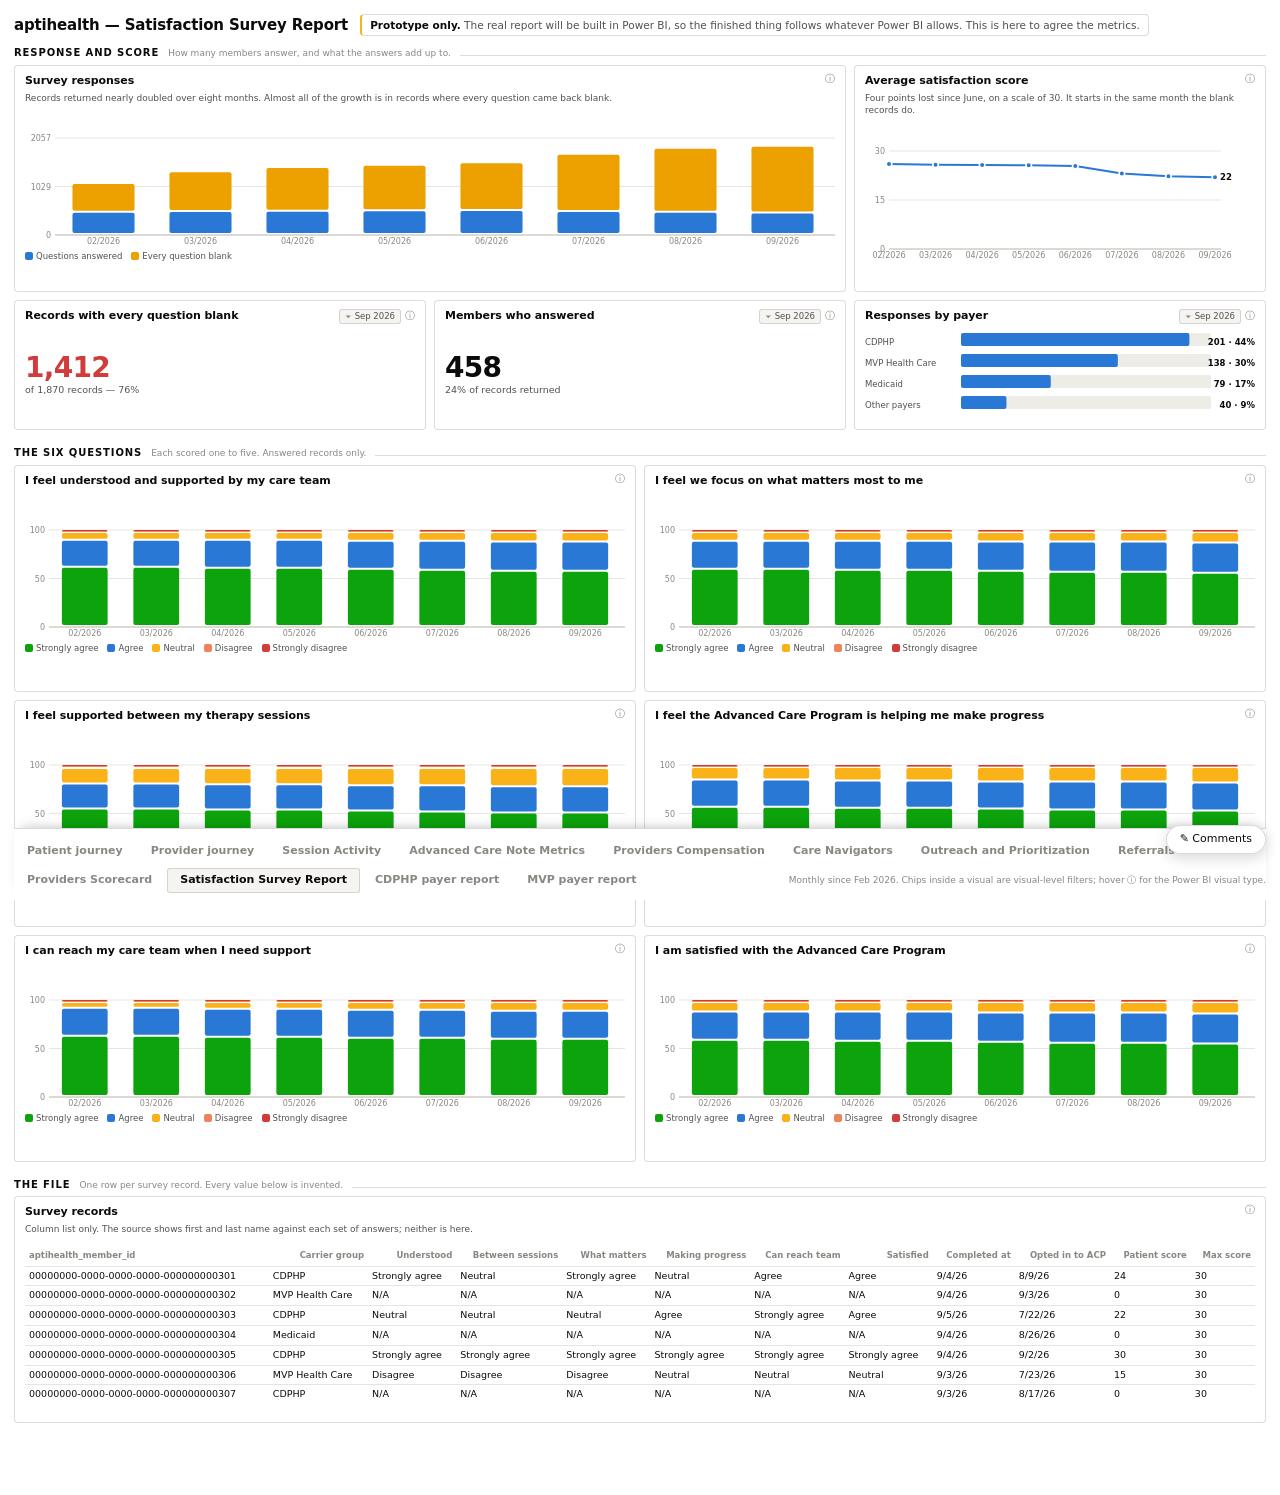
<file: reports/internal/satisfaction-survey-report.html>
<!doctype html>
<html lang="en">
<head>
<meta charset="utf-8">
<meta name="viewport" content="width=device-width, initial-scale=1">
<title>aptihealth &mdash; Satisfaction Survey Report</title>
<!-- shared:css:start -->
<style>
  .root {
    color-scheme: light;
    --plane: #ffffff; --surface: #ffffff;
    --ink-1: #0b0b0b; --ink-2: #52514e; --ink-muted: #898781;
    --grid: #e6e5df; --baseline: #c3c2b7; --border: rgba(11, 11, 11, 0.14);
    --s1: #2a78d6; --s2: #eda100; --s3: #10457e; --s4: #f2cd6b; --s5: #7fa9d9;
    --good: #0ca30c; --warning: #fab219; --serious: #ec835a; --critical: #d03b3b;
    --success-text: #006300; --track: #eeece7; --chipbg: #f5f4f0;
  }

  body { margin: 0; background: #ffffff; }
  /* The page strip is sticky to the bottom of .root, so on a short page — MVP's
     empty pages, a narrow window — it would sit halfway up the screen. Making
     .root fill the viewport as a flex column and pushing .ptabs down with an
     auto top margin keeps the strip on the bottom edge whether the page
     scrolls or not. .root carries no bottom padding — the strip's own
     padding-bottom is the last gap, so bottom: 0 lands flush against the
     window instead of 8px short of it. */
  .root {
    font-family: system-ui, -apple-system, "Segoe UI", sans-serif;
    background: var(--plane); color: var(--ink-1);
    padding: 14px 14px 0; line-height: 1.35;
    box-sizing: border-box; min-height: 100vh;
    display: flex; flex-direction: column;
  }

  .rpthead { display: flex; align-items: center; gap: 12px; flex-wrap: wrap; margin-bottom: 10px; }
  .rpthead h1 { font-size: 15px; margin: 0; letter-spacing: -0.01em; }
  .rpthead .mock {
    font-size: 10.5px; color: var(--ink-2); border: 1px solid var(--border);
    border-left: 2px solid var(--warning); border-radius: 4px; padding: 3px 8px;
  }
  .rpthead .mock b { color: var(--ink-1); }
  .slicers { margin-left: auto; display: flex; gap: 5px; flex-wrap: wrap; align-items: center; }
  .slicers .lbl { font-size: 9px; color: var(--ink-muted); text-transform: uppercase; letter-spacing: 0.07em; font-weight: 650; }
  .sl {
    font-size: 10.5px; color: var(--ink-2); background: var(--chipbg);
    border: 1px solid var(--border); border-radius: 3px; padding: 3px 8px; white-space: nowrap;
  }
  .sl::after { content: " ▾"; color: var(--ink-muted); font-size: 8px; }
  .sl { cursor: pointer; user-select: none; }
  .sl:hover, .sl[data-open] { border-color: var(--ink-muted); color: var(--ink-1); }

  .page { display: none; grid-template-columns: repeat(12, minmax(0, 1fr)); gap: 8px; position: relative; }
  .page.on { display: grid; }

  .v {
    background: var(--surface); border: 1px solid var(--border); border-radius: 4px;
    padding: 8px 10px 9px; overflow: hidden; display: flex; flex-direction: column;
    position: relative;   /* review pins are placed inside the tile they belong to */
  }
  .vh { display: flex; align-items: flex-start; gap: 8px; flex-wrap: wrap; row-gap: 3px; }
  .ask {
    font-size: 7.5px; font-weight: 700; letter-spacing: 0.07em; text-transform: uppercase;
    color: #143a63; background: #e8eef6; border: 1px solid #c5d5e8;
    border-radius: 3px; padding: 1px 5px; white-space: nowrap; flex-shrink: 0; align-self: center;
  }
  /* Company OKR metric. Deliberately a different marker from .ask: "CDPHP asked" means the
     payer requested it and it must reach the payer report, which sync.py enforces. "OKR" means
     the business is measured on it, and carries no such obligation. */
  .okr {
    font-size: 7.5px; font-weight: 700; letter-spacing: 0.07em; text-transform: uppercase;
    color: #6b4a00; background: #fdf3dc; border: 1px solid #f0dfae;
    border-radius: 3px; padding: 1px 5px; white-space: nowrap; flex-shrink: 0; align-self: center;
  }
  .appx { font-size: 9.5px; color: var(--ink-1); margin: 2px 0 0; padding-left: 15px; }
  .appx li { padding: 2px 0; border-bottom: 1px solid var(--grid); }
  .appx li:last-child { border-bottom: 0; }
  .vh h4 { font-size: 11px; font-weight: 650; margin: 0; letter-spacing: -0.005em; flex: 1; }
  .vf { display: flex; align-items: center; gap: 4px; flex-shrink: 0; }
  .wf {
    font-size: 8.5px; color: var(--ink-2); background: var(--chipbg);
    border: 1px solid var(--border); border-radius: 3px; padding: 1px 5px; white-space: nowrap;
  }
  .wf::before { content: "⏷ "; color: var(--ink-muted); font-size: 7px; }
  .wf { cursor: pointer; user-select: none; }
  .wf:hover, .wf[data-open] { border-color: var(--ink-muted); color: var(--ink-1); }

  .dd {
    position: fixed; z-index: 70; display: none; min-width: 132px; max-width: 240px;
    max-height: 232px; overflow-y: auto; background: #ffffff; color: #0b0b0b;
    border: 1px solid rgba(11, 11, 11, 0.18); border-radius: 4px; padding: 3px;
    box-shadow: 0 6px 18px rgba(11, 11, 11, 0.14);
  }
  .dd.on { display: block; }
  .dd .ddh {
    font-size: 8px; color: #898781; text-transform: uppercase; letter-spacing: 0.07em;
    font-weight: 650; padding: 3px 6px 4px;
  }
  .dd button {
    appearance: none; border: 0; background: none; cursor: pointer; font: inherit; width: 100%;
    display: flex; align-items: center; gap: 6px; text-align: left;
    font-size: 10.5px; color: #0b0b0b; padding: 4px 6px; border-radius: 3px; white-space: nowrap;
  }
  .dd button:hover { background: #f5f4f0; }
  .dd button .tick { width: 9px; flex-shrink: 0; color: #2a78d6; font-size: 9px; }
  .dd button[aria-checked="true"] { font-weight: 650; }
  .i {
    appearance: none; border: 0; background: none; padding: 0; cursor: help;
    font: inherit; font-size: 10px; color: var(--ink-muted); line-height: 1;
  }
  .i:hover { color: var(--s1); }
  .info { font-size: 9px; color: var(--ink-2); margin: 3px 0 0; }
  .body { flex: 1; min-height: 0; display: flex; flex-direction: column; justify-content: center; padding-top: 6px; }

  .kpi .big { font-size: 28px; font-weight: 600; letter-spacing: -0.025em; line-height: 1.05; }
  .kpi .big small { font-size: 12px; font-weight: 500; color: var(--ink-2); letter-spacing: 0; }
  .kpi .sub { font-size: 9.5px; color: var(--ink-2); margin-top: 2px; }
  .kpi .sub .up { color: var(--success-text); font-weight: 650; }
  .kpi .sub .down { color: var(--critical); font-weight: 650; }
  .kpi .spark { margin-top: 5px; }

  .sm2 .big { font-size: 16px; font-weight: 600; letter-spacing: -0.02em; }
  .sm2 .row { display: flex; align-items: flex-end; justify-content: space-between; gap: 6px; }

  .ch { width: 100%; }
  .ch svg { display: block; width: 100%; height: auto; overflow: visible; }
  .lg { display: flex; gap: 9px; flex-wrap: wrap; font-size: 8.5px; color: var(--ink-2); margin-top: 4px; }
  .lg i { width: 8px; height: 8px; border-radius: 2px; display: inline-block; margin-right: 3px; vertical-align: -1px; }

  table.mx { width: 100%; border-collapse: collapse; font-size: 9.5px; font-variant-numeric: tabular-nums; }
  table.mx th {
    text-align: right; font-weight: 600; color: var(--ink-muted); font-size: 8.5px;
    text-transform: uppercase; letter-spacing: 0.05em; padding: 0 4px 4px; border-bottom: 1px solid var(--grid);
  }
  table.mx th:first-child, table.mx td:first-child { text-align: left; }
  table.mx td { padding: 3px 4px; border-bottom: 1px solid var(--grid); color: var(--ink-1); }
  table.mx tr:last-child td { border-bottom: 0; font-weight: 650; }
  /* A verbatim extract has no total row to bold, and its headers are column names. */
  table.mx.raw tr:last-child td { font-weight: 400; }
  table.mx.raw th { text-transform: none; letter-spacing: 0; }
  table.mx td.b { position: relative; }
  table.mx td.b .bar { position: absolute; inset: 2px auto 2px 3px; background: var(--s1); opacity: 0.24; border-radius: 2px; }
  table.mx td.b span { position: relative; }
  .cf { border-radius: 2px; padding: 1px 4px; font-weight: 650; }
  .cf.g { color: var(--success-text); background: color-mix(in srgb, var(--good) 13%, white); }
  .cf.w { color: var(--ink-1); background: color-mix(in srgb, var(--warning) 24%, white); }
  .cf.c { color: var(--critical); background: color-mix(in srgb, var(--critical) 13%, white); }

  .flags { display: flex; flex-direction: column; }
  .flags .f { display: grid; grid-template-columns: 11px 1fr auto auto; gap: 6px; align-items: center; font-size: 10px; padding: 4px 0; border-bottom: 1px solid var(--grid); }
  .flags .f:last-child { border-bottom: 0; }
  .flags .f .n { font-weight: 650; font-variant-numeric: tabular-nums; font-size: 11.5px; }
  .flags .f .mo { font-size: 8.5px; color: var(--ink-2); font-variant-numeric: tabular-nums; min-width: 40px; text-align: right; }
  .flags .f .t { color: var(--ink-2); }
  .flags .f .t b { color: var(--ink-1); font-weight: 600; }
  .flags .ico { font-size: 9px; text-align: center; }
  .g-good .ico { color: var(--good); } .g-warning .ico { color: var(--warning); }
  .g-serious .ico { color: var(--serious); } .g-critical .ico { color: var(--critical); }

  /* Section bands. The provider report reads top-down — providers, then efficiency, then
     supervision — and an invisible HTML comment does not tell a reader that. */
  .band { grid-column: 1 / -1; display: flex; align-items: baseline; gap: 9px; margin: 8px 0 -3px; }
  .band .t { font-size: 10px; font-weight: 700; text-transform: uppercase; letter-spacing: 0.09em; color: var(--ink-1); flex-shrink: 0; }
  .band .d { font-size: 9px; color: var(--ink-muted); }
  .band .r { flex: 1; border-top: 1px solid var(--border); min-width: 12px; }
  .page.on > .band:first-child { margin-top: 0; }

  /* Role groups — a headcount roll-up with no chart in it. The question is which licence
     sits under which role, and a bar cannot say that. Four columns, one per role. */
  .roles { display: grid; grid-template-columns: repeat(auto-fit, minmax(120px, 1fr)); gap: 8px; }
  .roles .rg { border-left: 2px solid var(--s1); padding-left: 7px; }
  .roles .rg.pr { border-left-color: var(--s2); }
  .roles .rg.ot { border-left-color: var(--s3); }
  .roles .rgh { display: flex; align-items: baseline; justify-content: space-between; gap: 6px; padding-bottom: 3px; border-bottom: 1px solid var(--grid); }
  .roles .rgh b { font-size: 10px; font-weight: 650; color: var(--ink-1); }
  .roles .rgh .n { font-size: 15px; font-weight: 600; letter-spacing: -0.02em; font-variant-numeric: tabular-nums; }
  .roles .rgs { font-size: 8.5px; color: var(--ink-muted); margin: 2px 0 3px; }
  .roles .rl { list-style: none; margin: 0; padding: 0; }
  .roles .rl li { display: flex; justify-content: space-between; gap: 6px; font-size: 9.5px; color: var(--ink-2); padding: 2px 0; border-bottom: 1px solid var(--grid); }
  .roles .rl li:last-child { border-bottom: 0; }
  .roles .rl li span { color: var(--ink-1); font-weight: 650; font-variant-numeric: tabular-nums; }
  .roles .rl li.none { color: var(--ink-muted); font-style: italic; }

  .gapnote { font-size: 8.5px; color: var(--critical); font-weight: 600; margin-top: 4px; }

  /* The report switcher stays on screen — these pages are long and it is the only
     way between reports. */
  .ptabs {
    display: flex; flex-wrap: wrap; gap: 2px; row-gap: 4px;
    margin-top: auto; padding-top: 10px; border-top: 1px solid var(--border);
    align-items: center;
    position: sticky; bottom: 0; z-index: 60;
    background: var(--plane); padding-bottom: 7px;
    box-shadow: 0 -6px 12px -8px rgba(11, 11, 11, 0.35);
  }
  .ptabs button {
    appearance: none; border: 1px solid transparent; background: none; cursor: pointer; font: inherit;
    font-size: 11px; font-weight: 550; color: var(--ink-muted); padding: 4px 12px; border-radius: 3px;
  }
  .ptabs button[aria-pressed="true"] { color: var(--ink-1); background: var(--chipbg); border-color: var(--border); }
  .ptabs button:hover { color: var(--ink-1); }
  .ptabs .hint { margin-left: auto; font-size: 9px; color: var(--ink-muted); }
  /* Separates the cross-report links from the page tabs of the report you are in.
     One report with several pages is what Power BI actually builds, so the strip
     has to show both without reading as one flat list of eight things. */
  .ptabs .sep { align-self: stretch; width: 1px; background: var(--border); margin: 2px 8px; }

  .tt {
    position: fixed; pointer-events: none; opacity: 0; transition: opacity .08s;
    background: #143a63; color: #ffffff; font-size: 10.5px;
    border: 1px solid #0d2743; box-shadow: 0 4px 14px rgba(11, 11, 11, 0.28);
    padding: 5px 8px; border-radius: 4px; z-index: 80; max-width: 250px; white-space: normal; line-height: 1.4;
  }

  .c2 { grid-column: span 2 } .c3 { grid-column: span 3 } .c4 { grid-column: span 4 }
  .c5 { grid-column: span 5 } .c6 { grid-column: span 6 } .c7 { grid-column: span 7 }
  .c8 { grid-column: span 8 } .c12 { grid-column: span 12 }
  .h1r { min-height: 96px } .h2r { min-height: 172px } .h3r { min-height: 208px }
  @media (max-width: 1000px) {
    .page.on { grid-template-columns: repeat(6, minmax(0, 1fr)); }
    .c7, .c8, .c12 { grid-column: span 6 } .c5 { grid-column: span 4 }
  }
  @media (max-width: 620px) {
    .page.on { grid-template-columns: repeat(2, minmax(0, 1fr)); }
    .c3, .c4, .c5, .c6, .c7, .c8, .c12 { grid-column: span 2 }
  }

  /* report-to-report navigation in the footer tab strip */
  .ptabs a {
    text-decoration: none; border: 1px solid transparent;
    font-size: 11px; font-weight: 550; color: var(--ink-muted); padding: 4px 12px; border-radius: 3px;
  }
  .ptabs a:hover { color: var(--ink-1); }
  .ptabs a[aria-current="page"] { color: var(--ink-1); background: var(--chipbg); border-color: var(--border); }

  /* ---- Review comments -----------------------------------------------------------
     How a reader asks for a change. Comment mode turns the report into a surface you
     can pin a note to: click a visual, type, and the note stays attached to that tile
     with a numbered pin. Every note collects in the panel on the right — one list for
     the whole report, plus the open count of the other reports, so nothing is left in
     somebody's head or in a message that does not say which tile it is about.

     Deliberately quiet: the pin is a small blue bubble, the panel is the same white and
     hairline borders as everything else, and with comment mode off the report looks
     exactly as it did. Blue, not red — a comment is a request, not a judgement. */

  .cbar { position: fixed; right: 14px; bottom: 46px; z-index: 76; display: flex; gap: 6px; }
  .cbar .ctog {
    appearance: none; font: inherit; font-size: 11px; cursor: pointer;
    display: flex; align-items: center; gap: 6px;
    background: #ffffff; color: var(--ink-1); border: 1px solid var(--border);
    border-radius: 18px; padding: 6px 13px; box-shadow: 0 4px 14px rgba(11, 11, 11, 0.16);
  }
  .cbar .ctog:hover { border-color: var(--ink-muted); }
  /* Out from behind the panel while it is open, so the button that closes comment mode
     is never hidden under the thing it opened. */
  .root.cpo .cbar { right: 352px; }
  .cbar .ctog[aria-pressed="true"] { background: var(--s1); border-color: var(--s1); color: #ffffff; }
  .cbar .ctog .cn {
    font-size: 9.5px; font-weight: 700; font-variant-numeric: tabular-nums;
    background: var(--s1); color: #ffffff; border-radius: 9px; padding: 0 5px; min-width: 15px; text-align: center;
  }
  .cbar .ctog[aria-pressed="true"] .cn { background: #ffffff; color: var(--s1); }

  /* Comment mode. The whole report becomes clickable, so the cursor has to say so and
     the tile under the pointer has to show which target the click will attach to. */
  .root.cmt .page { cursor: crosshair; }
  .root.cmt .v:hover { box-shadow: inset 0 0 0 1.5px var(--s1); }
  .root.cpo { padding-right: 340px; }   /* the panel moves the report over rather than covering it */

  .cpin {
    position: absolute; z-index: 40; min-width: 17px; height: 17px; padding: 0 4px;
    display: none; align-items: center; justify-content: center;
    font-size: 9.5px; font-weight: 700; font-variant-numeric: tabular-nums;
    color: #ffffff; background: var(--s1); border: 1.5px solid #ffffff;
    border-radius: 9px 9px 9px 2px; box-shadow: 0 2px 6px rgba(11, 11, 11, 0.3);
    cursor: pointer; transform: translate(-2px, -2px);
  }
  .root.cmt .cpin, .root.cpo .cpin, .root.cpins .cpin { display: flex; }
  .cpin.res { background: var(--ink-muted); }
  .cpin.sel { outline: 2px solid var(--s1); outline-offset: 2px; }
  .v.cflash { box-shadow: inset 0 0 0 2px var(--s1); }

  /* The composer, and the same popover reused to read a thread. */
  .cpop {
    position: fixed; z-index: 79; display: none; width: 274px; background: #ffffff;
    border: 1px solid rgba(11, 11, 11, 0.18); border-radius: 5px; padding: 9px;
    box-shadow: 0 8px 22px rgba(11, 11, 11, 0.18);
  }
  .cpop.on { display: block; }
  .cpop .tgt {
    font-size: 8.5px; color: var(--ink-muted); margin-bottom: 5px;
    overflow: hidden; text-overflow: ellipsis; white-space: nowrap;
  }
  .cpop .tgt b { color: var(--ink-2); font-weight: 650; }
  .cpop textarea, .cpop input {
    width: 100%; box-sizing: border-box; font: inherit; font-size: 10.5px; color: var(--ink-1);
    background: #ffffff; border: 1px solid var(--border); border-radius: 3px; padding: 5px 6px;
  }
  .cpop textarea { min-height: 62px; resize: vertical; line-height: 1.4; }
  .cpop input { margin-bottom: 5px; }
  .cpop .act { display: flex; align-items: center; gap: 6px; margin-top: 6px; }
  .cpop .hint { font-size: 8.5px; color: var(--ink-muted); margin-right: auto; }

  .cb {
    appearance: none; font: inherit; font-size: 10px; cursor: pointer;
    border: 1px solid var(--border); background: var(--chipbg); color: var(--ink-1);
    border-radius: 3px; padding: 3px 9px;
  }
  .cb:hover { border-color: var(--ink-muted); }
  .cb.p { background: var(--s1); border-color: var(--s1); color: #ffffff; }
  .cb.q { border-color: transparent; background: none; color: var(--ink-muted); padding: 3px 4px; }
  .cb.q:hover { color: var(--ink-1); }
  .cb[disabled] { opacity: 0.45; cursor: default; }

  .cpan {
    position: fixed; top: 0; right: 0; bottom: 0; width: 326px; z-index: 77; display: none;
    background: #ffffff; border-left: 1px solid var(--border);
    box-shadow: -10px 0 26px rgba(11, 11, 11, 0.1);
    padding: 11px 12px 16px; overflow-y: auto;
  }
  .cpan.on { display: block; }
  .cpan .ph { display: flex; align-items: center; gap: 8px; }
  .cpan .ph h3 { font-size: 10px; font-weight: 700; text-transform: uppercase; letter-spacing: 0.09em; margin: 0; }
  .cpan .ph .n { font-size: 9.5px; color: var(--ink-muted); font-variant-numeric: tabular-nums; }
  .cpan .ph .cb.q { margin-left: auto; font-size: 13px; line-height: 1; }
  .cpan .sub { font-size: 9px; color: var(--ink-muted); margin: 2px 0 8px; }
  .cpan .opt { display: flex; align-items: center; gap: 5px; font-size: 9px; color: var(--ink-2); margin: 7px 0 3px; }
  .cpan .opt input { margin: 0; }

  .cit { border-top: 1px solid var(--grid); padding: 8px 0 9px; cursor: pointer; }
  .cit:hover { background: #fbfbf9; }
  .cit .hd { display: flex; align-items: center; gap: 6px; }
  .cit .av {
    width: 16px; height: 16px; border-radius: 50%; background: var(--s1); color: #ffffff;
    font-size: 8.5px; font-weight: 700; display: flex; align-items: center; justify-content: center; flex-shrink: 0;
  }
  .cit .num { font-size: 9px; color: var(--ink-muted); font-variant-numeric: tabular-nums; min-width: 12px; }
  .cit .who { font-size: 10px; font-weight: 650; color: var(--ink-1); }
  .cit .at { font-size: 8.5px; color: var(--ink-muted); margin-left: auto; }
  .cit .txt { font-size: 10.5px; color: var(--ink-1); white-space: pre-wrap; margin: 4px 0 0; line-height: 1.4; }
  .cit .tgt { font-size: 8.5px; color: var(--ink-muted); margin-top: 4px; }
  .cit .tgt b { color: var(--ink-2); font-weight: 650; }
  .cit .off { color: var(--s1); }
  .cit .rep { font-size: 10px; color: var(--ink-2); border-left: 2px solid var(--grid); padding: 3px 0 3px 7px; margin-top: 5px; white-space: pre-wrap; }
  .cit .rep b { color: var(--ink-1); font-weight: 650; }
  .cit .act { display: flex; gap: 4px; margin-top: 6px; }
  .cit.done .txt, .cit.done .who { color: var(--ink-muted); }
  .cpan .none { font-size: 10px; color: var(--ink-muted); padding: 10px 0; line-height: 1.5; }

  .cpan .sect {
    font-size: 9px; font-weight: 700; text-transform: uppercase; letter-spacing: 0.08em;
    color: var(--ink-muted); margin: 14px 0 2px;
  }
  .cpan .doc {
    display: flex; align-items: baseline; gap: 8px; font-size: 10px; color: var(--ink-2);
    text-decoration: none; padding: 4px 0; border-top: 1px solid var(--grid);
  }
  .cpan .doc:hover { color: var(--ink-1); }
  .cpan .doc .n { margin-left: auto; font-size: 9px; color: var(--ink-muted); font-variant-numeric: tabular-nums; }
  .cpan .foot { margin-top: 14px; border-top: 1px solid var(--border); padding-top: 8px; }
  .cpan .foot .who { display: flex; align-items: center; gap: 5px; }
  .cpan .foot input {
    flex: 1; font: inherit; font-size: 10px; color: var(--ink-1); background: #ffffff;
    border: 1px solid var(--border); border-radius: 3px; padding: 3px 6px;
  }
  .cpan .foot .note { font-size: 8.5px; color: var(--ink-muted); margin-top: 6px; line-height: 1.45; }
  .cpan .foot .exp { display: flex; gap: 4px; margin-top: 7px; flex-wrap: wrap; }
  .cpan .foot .exp a { text-decoration: none; }

  @media (max-width: 760px) {
    .cpan { width: 100%; }
    .root.cpo { padding-right: 14px; }
  }
</style>
<!-- shared:css:end -->
</head>
<body>

<div class="root">
  <div class="rpthead">
    <h1>aptihealth &mdash; Satisfaction Survey Report</h1>
    <span class="mock"><b>Prototype only.</b> The real report will be built in Power BI, so the finished thing follows whatever Power BI allows. This is here to agree the metrics.</span>
  </div>

  <div class="page on" id="pg-satisfaction-survey-report">

    <div class="band"><span class="t">Response and score</span><span class="d">How many members answer, and what the answers add up to.</span><span class="r"></span></div>

    <div class="v c8 h3r">
      <div class="vh"><h4>Survey responses</h4>
        <div class="vf"><button class="i" data-tip="Power BI: stacked column chart, two series, both response counts, so one axis. Records returned each month, split by whether the member actually answered the questions or left every one blank. The source shows one bar per month labelled &ldquo;cumulative monthly count&rdquo;, which is a contradiction &mdash; the values are monthly, not cumulative.">&#9432;</button></div>
      </div>
      <p class="info">Records returned nearly doubled over eight months. Almost all of the growth is in records where every question came back blank.</p>
      <div class="body"><div class="ch" id="ss-resp"></div>
        <div class="lg">
          <span><i style="background:var(--s1)"></i>Questions answered</span>
          <span><i style="background:var(--s2)"></i>Every question blank</span>
        </div>
      </div>
    </div>

    <div class="v c4 h3r">
      <div class="vh"><h4>Average satisfaction score</h4>
        <div class="vf"><button class="i" data-tip="Power BI: line chart, mean patient score out of a maximum of 30 &mdash; six questions scored one to five. The fall from 26 to 22 lands in exactly the month the blank records start arriving, which is the reason the two tiles sit side by side.">&#9432;</button></div>
      </div>
      <p class="info">Four points lost since June, on a scale of 30. It starts in the same month the blank records do.</p>
      <div class="body"><div class="ch" id="ss-score"></div>
      </div>
    </div>

    <div class="v kpi c4 h1r">
      <div class="vh"><h4>Records with every question blank</h4>
        <div class="vf"><span class="wf">Sep 2026</span><button class="i" data-tip="Power BI: KPI card. Survey records returned with N/A against all six questions. This is a count that should be near zero and is instead most of the file, which is why it is red.">&#9432;</button></div>
      </div>
      <div class="body">
        <div class="big" style="color:var(--critical)">1,412</div>
        <div class="sub">of 1,870 records &mdash; 76%</div>
      </div>
    </div>

    <div class="v kpi c4 h1r">
      <div class="vh"><h4>Members who answered</h4>
        <div class="vf"><span class="wf">Sep 2026</span><button class="i" data-tip="Power BI: KPI card. Records where at least one question carries an answer. It is the real denominator for every question tile below, and it is a quarter of what the response count suggests.">&#9432;</button></div>
      </div>
      <div class="body">
        <div class="big">458</div>
        <div class="sub">24% of records returned</div>
      </div>
    </div>

    <div class="v c4 h1r">
      <div class="vh"><h4>Responses by payer</h4>
        <div class="vf"><span class="wf">Sep 2026</span><button class="i" data-tip="Power BI: clustered bar chart. Answered records by the carrier group on the member's account. One colour: a payer is a category and none of them is better or worse than another.">&#9432;</button></div>
      </div>
      <div class="body"><div class="ch" id="ss-payer"></div></div>
    </div>

    <div class="band"><span class="t">The six questions</span><span class="d">Each scored one to five. Answered records only.</span><span class="r"></span></div>

    <div class="v c6 h3r">
      <div class="vh"><h4>I feel understood and supported by my care team</h4>
        <div class="vf"><button class="i" data-tip="Power BI: 100% stacked column chart. Status colours ship with labels, never colour alone. Blank records are excluded here rather than shown as a band, which is the one departure from the source on this page &mdash; a non-answer is not a rating and putting it on the same scale makes every question look worse than it is.">&#9432;</button></div>
      </div>
      <div class="body"><div class="ch" id="ss-q1"></div>
        <div class="lg">
          <span><i style="background:var(--good)"></i>Strongly agree</span><span><i style="background:var(--s1)"></i>Agree</span>
          <span><i style="background:var(--warning)"></i>Neutral</span><span><i style="background:var(--serious)"></i>Disagree</span>
          <span><i style="background:var(--critical)"></i>Strongly disagree</span>
        </div>
      </div>
    </div>

    <div class="v c6 h3r">
      <div class="vh"><h4>I feel we focus on what matters most to me</h4>
        <div class="vf"><button class="i" data-tip="Power BI: 100% stacked column chart, same scale and same exclusion as the question above it. The six questions move together almost exactly, which is worth knowing before anyone reads a difference between them.">&#9432;</button></div>
      </div>
      <div class="body"><div class="ch" id="ss-q2"></div>
        <div class="lg">
          <span><i style="background:var(--good)"></i>Strongly agree</span><span><i style="background:var(--s1)"></i>Agree</span>
          <span><i style="background:var(--warning)"></i>Neutral</span><span><i style="background:var(--serious)"></i>Disagree</span>
          <span><i style="background:var(--critical)"></i>Strongly disagree</span>
        </div>
      </div>
    </div>

    <div class="v c6 h3r">
      <div class="vh"><h4>I feel supported between my therapy sessions</h4>
        <div class="vf"><button class="i" data-tip="Power BI: 100% stacked column chart. This is the weakest of the six questions and the only one where the agree bands do not clear four fifths &mdash; between-session support is the thing members are least sure of.">&#9432;</button></div>
      </div>
      <div class="body"><div class="ch" id="ss-q3"></div>
        <div class="lg">
          <span><i style="background:var(--good)"></i>Strongly agree</span><span><i style="background:var(--s1)"></i>Agree</span>
          <span><i style="background:var(--warning)"></i>Neutral</span><span><i style="background:var(--serious)"></i>Disagree</span>
          <span><i style="background:var(--critical)"></i>Strongly disagree</span>
        </div>
      </div>
    </div>

    <div class="v c6 h3r">
      <div class="vh"><h4>I feel the Advanced Care Program is helping me make progress</h4>
        <div class="vf"><button class="i" data-tip="Power BI: 100% stacked column chart. The closest thing on the survey to an outcome question, and the one worth reading against the PHQ-9 work on the payer reports rather than against the other five here.">&#9432;</button></div>
      </div>
      <div class="body"><div class="ch" id="ss-q4"></div>
        <div class="lg">
          <span><i style="background:var(--good)"></i>Strongly agree</span><span><i style="background:var(--s1)"></i>Agree</span>
          <span><i style="background:var(--warning)"></i>Neutral</span><span><i style="background:var(--serious)"></i>Disagree</span>
          <span><i style="background:var(--critical)"></i>Strongly disagree</span>
        </div>
      </div>
    </div>

    <div class="v c6 h3r">
      <div class="vh"><h4>I can reach my care team when I need support</h4>
        <div class="vf"><button class="i" data-tip="Power BI: 100% stacked column chart. Access rather than quality, and the strongest of the six. Read it beside the touchpoint adherence on Advanced Care Note Metrics, where half the panel had no successful contact in the month &mdash; the two cannot both be right about the same people.">&#9432;</button></div>
      </div>
      <div class="body"><div class="ch" id="ss-q5"></div>
        <div class="lg">
          <span><i style="background:var(--good)"></i>Strongly agree</span><span><i style="background:var(--s1)"></i>Agree</span>
          <span><i style="background:var(--warning)"></i>Neutral</span><span><i style="background:var(--serious)"></i>Disagree</span>
          <span><i style="background:var(--critical)"></i>Strongly disagree</span>
        </div>
      </div>
    </div>

    <div class="v c6 h3r">
      <div class="vh"><h4>I am satisfied with the Advanced Care Program</h4>
        <div class="vf"><button class="i" data-tip="Power BI: 100% stacked column chart. The overall question. It tracks the other five within a couple of points every month, so it can stand in for the set when only one number is wanted.">&#9432;</button></div>
      </div>
      <div class="body"><div class="ch" id="ss-q6"></div>
        <div class="lg">
          <span><i style="background:var(--good)"></i>Strongly agree</span><span><i style="background:var(--s1)"></i>Agree</span>
          <span><i style="background:var(--warning)"></i>Neutral</span><span><i style="background:var(--serious)"></i>Disagree</span>
          <span><i style="background:var(--critical)"></i>Strongly disagree</span>
        </div>
      </div>
    </div>

    <div class="band"><span class="t">The file</span><span class="d">One row per survey record. Every value below is invented.</span><span class="r"></span></div>

    <div class="v c12 h3r">
      <div class="vh"><h4>Survey records</h4>
        <div class="vf"><button class="i" data-tip="Power BI: table &mdash; the record-level file behind every visual above. The source carries the member's first and last name in this grid alongside their answers, which makes an opinion attributable to a named person and is what turns a survey into protected health information.">&#9432;</button></div>
      </div>
      <p class="info">Column list only. The source shows first and last name against each set of answers; neither is here.</p>
      <div class="body" id="ss-file"></div>
    </div>

  </div>

  <div class="ptabs" role="group" aria-label="Reports">
    <a href="../internal/patient-journey.html">Patient journey</a>
    <a href="../internal/provider-journey.html">Provider journey</a>
    <a href="../internal/session-activity.html">Session Activity</a>
    <a href="../internal/advanced-care-note-metrics.html">Advanced Care Note Metrics</a>
    <a href="../internal/providers-compensation.html">Providers Compensation</a>
    <a href="../internal/care-navigators.html">Care Navigators</a>
    <a href="../internal/outreach-and-prioritization.html">Outreach and Prioritization</a>
    <a href="../internal/referrals.html">Referrals</a>
    <a href="../internal/providers-scorecard.html">Providers Scorecard</a>
    <a href="../internal/satisfaction-survey-report.html" aria-current="page">Satisfaction Survey Report</a>
    <a href="../external/cdphp.html">CDPHP payer report</a>
    <a href="../external/mvp.html">MVP payer report</a>
    <span class="hint">Monthly since Feb 2026. Chips inside a visual are visual-level filters; hover &#9432; for the Power BI visual type.</span>
  </div>

  <div class="dd" id="dd" role="listbox"></div>
  <div class="tt" id="tt"></div>
</div>

<!-- shared:js:start -->
<script>
/* Shared chart builders and page behaviour for every report in this repo.
   Loaded by each report page; the report then calls APTI.render() with its own data.
   Changing a builder here changes every report — that is the point of the file. */
(function (g) {
  var MO = ["Sep","Oct","Nov","Dec","Jan","Feb","Mar","Apr","May","Jun","Jul","Aug"];
  var NS = "http://www.w3.org/2000/svg";

  function el(t, a) { var e = document.createElementNS(NS, t); for (var k in a) e.setAttribute(k, a[k]); return e; }
  function svg(w, h) { var s = el("svg", { viewBox: "0 0 " + w + " " + h }); s.style.height = h + "px"; return s; }
  function txt(s, x, y, o) {
    o = o || {};
    var t = el("text", { x: x, y: y, "font-size": o.fs || 8, fill: o.fill || "var(--ink-muted)",
      "text-anchor": o.anchor || "start", "font-weight": o.w || 400 });
    t.textContent = s; return t;
  }
  function tip(n, s) { n.setAttribute("data-tip", s); }

  function columns(id, opt) {
    var host = document.getElementById(id); if (!host) return;
    var W = Math.max(host.clientWidth || 460, 240), H = opt.h || 80;
    var pl = opt.pl == null ? 24 : opt.pl, pb = opt.pb || 12, pt = 9, s = svg(W, H);
    var max = opt.max;
    if (!max) {
      if (opt.stacked && !opt.pct) {
        max = 0;
        for (var q = 0; q < opt.labels.length; q++) {
          var tt2 = opt.series.reduce(function (a, sr) { return a + sr.values[q]; }, 0);
          if (tt2 > max) max = tt2;
        }
        max = max * 1.1;
      } else {
        max = Math.max.apply(null, [].concat.apply([], opt.series.map(function (x) { return x.values; }))) * 1.15;
      }
    }
    var n = opt.labels.length, bw = (W - pl - 4) / n;
    [0, 0.5, 1].forEach(function (f) {
      var y = pt + (H - pt - pb) * (1 - f);
      s.appendChild(el("line", { x1: pl, x2: W, y1: y, y2: y, stroke: "var(--grid)" }));
      s.appendChild(txt(opt.fmt ? opt.fmt(max * f) : Math.round(max * f), pl - 4, y + 3, { anchor: "end" }));
    });
    opt.labels.forEach(function (lb, i) {
      var x0 = pl + i * bw;
      if (opt.stacked) {
        var acc = 0, tot = opt.series.reduce(function (a, sr) { return a + sr.values[i]; }, 0);
        opt.series.forEach(function (sr) {
          var v = sr.values[i], hh = (H - pt - pb) * (v / (opt.pct ? tot : max));
          var r = el("rect", { x: x0 + bw * 0.18, y: H - pb - acc - hh, width: bw * 0.64,
            height: Math.max(hh - 2, 1), rx: 2, fill: sr.color });
          tip(r, lb + " · " + sr.name + ": " + v + (opt.unit || ""));
          s.appendChild(r); acc += hh;
        });
      } else {
        var k = opt.series.length, iw = (bw * 0.72) / k;
        opt.series.forEach(function (sr, j) {
          var v = sr.values[i], hh = (H - pt - pb) * (v / max);
          var r = el("rect", { x: x0 + bw * 0.14 + j * (iw + 1), y: H - pb - hh, width: iw - 1,
            height: Math.max(hh, 1), rx: 2, fill: sr.color });
          tip(r, lb + " · " + sr.name + ": " + v + (opt.unit || ""));
          s.appendChild(r);
        });
      }
      var lab = txt(lb, x0 + bw / 2, H - 3, { anchor: "middle", fs: opt.xfs || 8 });
      s.appendChild(lab);
    });
    if (opt.rule != null) {
      var ry = pt + (H - pt - pb) * (1 - opt.rule / max);
      s.appendChild(el("line", { x1: pl, x2: W, y1: ry, y2: ry, stroke: "var(--ink-1)", "stroke-width": 1.6, "stroke-dasharray": "4 3" }));
      s.appendChild(txt(opt.ruleLabel || ("target " + opt.rule), W, ry - 3, { anchor: "end", fs: 8, fill: "var(--ink-1)", w: 650 }));
    }
    s.appendChild(el("line", { x1: pl, x2: W, y1: H - pb, y2: H - pb, stroke: "var(--baseline)" }));
    host.appendChild(s);
  }

  function lines(id, opt) {
    var host = document.getElementById(id); if (!host) return;
    var W = Math.max(host.clientWidth || 460, 260), H = opt.h || 84, pl = 24, pb = 12, pt = 8, s = svg(W, H);
    var max = opt.max || 100, n = opt.labels.length, step = (W - pl - 40) / (n - 1);
    var U = opt.unit == null ? "%" : opt.unit;
    [0, 0.5, 1].forEach(function (f) {
      var y = pt + (H - pt - pb) * (1 - f);
      s.appendChild(el("line", { x1: pl, x2: W - 34, y1: y, y2: y, stroke: "var(--grid)" }));
      s.appendChild(txt(Math.round(max * f) + U, pl - 4, y + 3, { anchor: "end" }));
    });
    if (opt.rule != null) {
      var ry = pt + (H - pt - pb) * (1 - opt.rule / max);
      s.appendChild(el("line", { x1: pl, x2: W - 34, y1: ry, y2: ry, stroke: "var(--ink-1)", "stroke-width": 1.6, "stroke-dasharray": "4 3" }));
      s.appendChild(txt(opt.ruleLabel || "", pl + 3, ry + 9, { anchor: "start", fs: 8, fill: "var(--ink-1)", w: 650 }));
    }
    opt.series.forEach(function (sr) {
      var pts = sr.values.map(function (v, i) { return [pl + i * step, pt + (H - pt - pb) * (1 - v / max)]; });
      s.appendChild(el("path", { d: "M" + pts.map(function (p) { return p[0] + "," + p[1]; }).join("L"),
        fill: "none", stroke: sr.color, "stroke-width": 2, "stroke-linejoin": "round" }));
      pts.forEach(function (p, i) {
        var c = el("circle", { cx: p[0], cy: p[1], r: 2.8, fill: sr.color, stroke: "#fff", "stroke-width": 1.6 });
        tip(c, opt.labels[i] + " · " + sr.name + ": " + sr.values[i] + U); s.appendChild(c);
      });
      var lp = pts[pts.length - 1];
      s.appendChild(txt(sr.values[sr.values.length - 1] + U, lp[0] + 5, lp[1] + 3, { fs: 8.5, fill: "var(--ink-1)", w: 650 }));
    });
    opt.labels.forEach(function (lb, i) { s.appendChild(txt(lb, pl + i * step, H - 3, { anchor: "middle" })); });
    s.appendChild(el("line", { x1: pl, x2: W - 34, y1: H - pb, y2: H - pb, stroke: "var(--baseline)" }));
    host.appendChild(s);
  }

  function bars(id, opt) {
    var host = document.getElementById(id); if (!host) return;
    var rows = opt.rows, lw = opt.lw || 88, rh = opt.rh || 18;
    var W = Math.max(host.clientWidth || 320, 240), H = rows.length * rh + 6, s = svg(W, H);
    var max = opt.max || Math.max.apply(null, rows.map(function (r) { return Math.max(r.value, r.target || 0); })) * 1.18;
    var aw = W - lw - 44;
    if (opt.rule != null) {
      var rx = lw + aw * (opt.rule / max);
      s.appendChild(el("line", { x1: rx, x2: rx, y1: 0, y2: H - 2, stroke: "var(--ink-1)", "stroke-width": 1.6 }));
    }
    rows.forEach(function (r, i) {
      var y = i * rh + 3, bh = rh - 8;
      s.appendChild(txt(r.label, 0, y + bh - 1, { fill: "var(--ink-2)", fs: 8.5 }));
      s.appendChild(el("rect", { x: lw, y: y, width: aw, height: bh, rx: 2, fill: "var(--track)" }));
      /* A row with segments is a stacked bar: the parts share the row's total and are
         drawn end to end. Without segments the row is a single bar, as before. */
      if (r.segments) {
        var acc = 0;
        r.segments.forEach(function (sg) {
          var sw = Math.max(aw * (sg.value / max), 1);
          var sb = el("rect", { x: lw + acc, y: y, width: sw, height: bh, rx: 2, fill: sg.color });
          tip(sb, r.label + " · " + sg.name + ": " + sg.value.toLocaleString());
          s.appendChild(sb);
          if (sw > 22) {
            s.appendChild(txt(sg.value.toLocaleString(), lw + acc + sw - 4, y + bh - 2,
              { anchor: "end", fill: "#ffffff", fs: 8, w: 650 }));
          }
          acc += sw;
        });
        s.appendChild(txt(r.fmt || r.value, W, y + bh - 1, { anchor: "end", fill: "var(--ink-1)", fs: 8.5, w: 650 }));
        return;
      }
      var b = el("rect", { x: lw, y: y, width: Math.max(aw * (r.value / max), 1), height: bh, rx: 2, fill: r.color || "var(--s1)" });
      tip(b, r.label + ": " + (r.fmt || r.value)); s.appendChild(b);
      if (r.target) {
        var tx = lw + aw * (r.target / max);
        s.appendChild(el("line", { x1: tx, x2: tx, y1: y - 1, y2: y + bh + 1, stroke: "var(--ink-1)", "stroke-width": 2 }));
      }
      s.appendChild(txt(r.fmt || r.value, W, y + bh - 1, { anchor: "end", fill: "var(--ink-1)", fs: 8.5, w: 650 }));
    });
    host.appendChild(s);
  }

  /* Centred, tapering funnel: every stage is a bar centred on the same axis and
     scaled against the first stage, with the drop between stages drawn as the
     sloping shoulder. Values and stage-to-stage conversion sit in the right gutter
     so they stay aligned however narrow the bars get. */
  function funnel(id, rows) {
    var host = document.getElementById(id); if (!host) return;
    var rh = 20, bh = 15, W = Math.max(host.clientWidth || 400, 260);
    var H = rows.length * rh + 4, s = svg(W, H);
    var lw = 126, aw = W - lw - 74, cx = lw + aw / 2;
    /* A stage can be empty — a self sign-up has no referral to create — so the scale
       comes from the first stage that has a value, and the empty row draws as a rule. */
    var max = 0;
    rows.forEach(function (r) { if (r.value != null && r.value > max) max = r.value; });
    var wid = rows.map(function (r) { return r.value == null ? 0 : Math.max(aw * (r.value / max), 2); });

    rows.forEach(function (r, i) {
      var y = i * rh + 2;
      if (r.value == null) {
        s.appendChild(txt(r.label, 0, y + bh - 4, { fill: "var(--ink-muted)", fs: 8.5 }));
        s.appendChild(el("line", { x1: cx - 14, x2: cx + 14, y1: y + bh / 2, y2: y + bh / 2,
          stroke: "var(--baseline)", "stroke-width": 1.4 }));
        var em = el("rect", { x: cx - 16, y: y, width: 32, height: bh, fill: "transparent" });
        tip(em, r.label + ": " + (r.emptyTxt || "no such stage for this selection"));
        s.appendChild(em);
        s.appendChild(txt("—", W - 34, y + bh - 4, { anchor: "end", fill: "var(--ink-muted)", fs: 8.5 }));
        return;
      }
      if (i < rows.length - 1 && rows[i + 1].value != null) {
        var pts = [
          [cx - wid[i] / 2, y + bh], [cx + wid[i] / 2, y + bh],
          [cx + wid[i + 1] / 2, y + rh], [cx - wid[i + 1] / 2, y + rh]
        ];
        s.appendChild(el("polygon", {
          points: pts.map(function (q) { return q[0] + "," + q[1]; }).join(" "),
          fill: "var(--s1)", opacity: 0.22
        }));
      }
      s.appendChild(txt(r.label, 0, y + bh - 4, { fill: r.leak ? "var(--critical)" : "var(--ink-2)", fs: 8.5 }));
      var b = el("rect", { x: cx - wid[i] / 2, y: y, width: wid[i], height: bh, rx: 2, fill: "var(--s1)" });
      tip(b, r.label + ": " + r.value.toLocaleString() + (r.conv ? " · " + r.conv + " of prior stage" : "") + (r.leakTxt ? " · leak: " + r.leakTxt : ""));
      s.appendChild(b);
      s.appendChild(txt(r.value.toLocaleString(), W - 34, y + bh - 4, { anchor: "end", fill: "var(--ink-1)", fs: 8.5, w: 650 }));
      s.appendChild(txt(r.conv || "—", W, y + bh - 4, { anchor: "end", fs: 8.5 }));
    });
    host.appendChild(s);
  }

  function spark(id, vals, color, unit) {
    var host = document.getElementById(id); if (!host) return;
    var W = Math.max(host.clientWidth || 120, 80), H = 22, s = svg(W, H);
    var max = Math.max.apply(null, vals) * 1.05, min = Math.min.apply(null, vals) * 0.95;
    var step = W / (vals.length - 1);
    var pts = vals.map(function (v, i) { return [i * step, H - (H - 3) * ((v - min) / (max - min || 1)) - 1.5]; });
    var d = "M" + pts.map(function (p) { return p[0] + "," + p[1]; }).join("L");
    s.appendChild(el("path", { d: d + "L" + W + "," + H + "L0," + H + "Z", fill: color, opacity: 0.13 }));
    s.appendChild(el("path", { d: d, fill: "none", stroke: color, "stroke-width": 1.8, "stroke-linejoin": "round" }));
    var lp = pts[pts.length - 1];
    s.appendChild(el("circle", { cx: lp[0] - 1, cy: lp[1], r: 2.2, fill: color }));
    tip(s, "Monthly, Sep–Aug · latest " + vals[vals.length - 1] + (unit || ""));
    host.appendChild(s);
  }

  function smallMultiples(id, items) {
    var host = document.getElementById(id); if (!host) return;
    items.forEach(function (it, ix) {
      var wrap = document.createElement("div");
      wrap.className = "sm2";
      wrap.style.cssText = "border-bottom:1px solid var(--grid);padding:4px 0";
      var row = document.createElement("div"); row.className = "row";
      var l = document.createElement("div");
      l.innerHTML = '<div class="big">' + it.value + '</div><div style="font-size:8.5px;color:var(--ink-2)">' + it.label + '</div>';
      var ch = document.createElement("div"); ch.style.cssText = "width:54%"; ch.id = id + "-sm" + ix;
      row.appendChild(l); row.appendChild(ch); wrap.appendChild(row); host.appendChild(wrap);
      spark(ch.id, it.spark, it.color, it.unit);
    });
    if (host.lastChild) host.lastChild.style.borderBottom = "0";
  }

  /* opt.raw marks a table that is a verbatim data extract rather than a summary: its last
     row is data, not a total, and its headers are real column names that must not be
     upper-cased. Omit it and a matrix renders exactly as it always has. */
  function matrix(id, cols, rows, opt) {
    var host = document.getElementById(id); if (!host) return;
    var t = document.createElement("table"); t.className = (opt && opt.raw) ? "mx raw" : "mx";
    var hr = document.createElement("tr");
    cols.forEach(function (c) { var th = document.createElement("th"); th.textContent = c; hr.appendChild(th); });
    t.appendChild(hr);
    rows.forEach(function (r) {
      var tr = document.createElement("tr");
      r.forEach(function (c) {
        var td = document.createElement("td");
        if (c && c.bar != null) {
          td.className = "b";
          var b = document.createElement("div"); b.className = "bar"; b.style.width = "calc(" + c.bar + "% - 6px)";
          var sp = document.createElement("span"); sp.textContent = c.v;
          td.appendChild(b); td.appendChild(sp);
        } else if (c && c.cf) {
          var s2 = document.createElement("span"); s2.className = "cf " + c.cf; s2.textContent = c.v; td.appendChild(s2);
        } else if (c && c.v != null) { td.textContent = c.v; }
        else { td.textContent = c; }
        tr.appendChild(td);
      });
      t.appendChild(tr);
    });
    host.appendChild(t);
  }

  /* Visual-level filters that actually filter. A visual registers a draw function; the
     function is handed the current labels of the chips inside its own tile and redraws
     into a cleared host whenever one of them changes. Report-level slicers are not wired
     to anything — a chip only ever affects the visual it sits in, as in Power BI. */
  var REACTIVE = [];

  function reactive(id, draw) {
    var host = document.getElementById(id); if (!host) return;
    REACTIVE.push({ host: host, tile: host.closest(".v"), draw: draw });
  }

  function chipsOf(tile) {
    return Array.prototype.slice.call(tile.querySelectorAll(".wf")).map(function (c) {
      return c.textContent.trim();
    });
  }

  function drawReactive(e) {
    e.host.innerHTML = "";
    e.draw(chipsOf(e.tile), e.tile);
  }

  function redrawTile(tile) {
    REACTIVE.forEach(function (e) { if (e.tile === tile) drawReactive(e); });
  }

  /* Charts size themselves from host.clientWidth, so every page is made visible
     for the duration of the draw and then hidden again. A hidden page measures
     as zero width and the charts render at a fallback size. Do not remove this. */
  function render(draw) {
    /* Deferred by one task before anything is measured. This script runs while the document
       is still being parsed, and at that point nothing has been laid out — host.clientWidth
       reads 0 and every chart silently falls back to the 460px default. That is invisible on
       a tile three or four columns wide and glaring on a full-width one.

       setTimeout rather than requestAnimationFrame: rAF does not fire at all while the
       document is hidden, so a report opened in a background tab, printed, or captured
       headlessly would draw nothing whatsoever. A timer fires either way, and layout is
       available in a hidden document — it is only the animation callback that is suspended. */
    setTimeout(function () {
      var pages = Array.prototype.slice.call(document.querySelectorAll(".page"));
      pages.forEach(function (p) { p.classList.add("on"); });
      draw();
      REACTIVE.forEach(drawReactive);
      pages.forEach(function (p, i) { p.classList.toggle("on", i === 0); });
      wire();
    }, 0);
  }

  function wire() {
    /* Page tabs. Single-report pages use links instead of buttons, so this is an
       empty list there — harmless, and it keeps one wiring path for both shapes. */
    var btns = Array.prototype.slice.call(document.querySelectorAll(".ptabs button"));

  btns.forEach(function (b) {
    b.addEventListener("click", function () {
      btns.forEach(function (o) {
        var on = o === b;
        o.setAttribute("aria-pressed", on ? "true" : "false");
        document.getElementById(o.dataset.pg).classList.toggle("on", on);
      });
    });
  });

  /* ---- slicer / visual-filter dropdowns (mock: they open and set the label, nothing filters) ---- */
  var MONTHS = ["All months", "Aug 2026", "Jul 2026", "Jun 2026", "May 2026", "Apr 2026", "Mar 2026",
                "Feb 2026", "Jan 2026", "Dec 2025", "Nov 2025", "Oct 2025", "Sep 2025"];
  var CHANNELS = ["Channel: all", "Channel: referrers only", "Channel: self sign-up", "Channel: PCP practices", "Channel: health systems", "Channel: health plans"];
  var ACUITY = ["Acuity: all", "Acuity: severe", "Acuity: high", "Acuity: medium", "Acuity: base"];
  var SUPS = ["Supervisor: all", "K. Delaney", "M. Okonkwo", "S. Barros", "T. Whitfield"];

  var OPTIONS = {
    /* report-level slicers */
    "Payer: CDPHP": { head: "Payer", opts: ["Payer: CDPHP", "Payer: MVP", "Payer: Fidelis", "Payer: Medicaid FFS", "Payer: all"] },
    "Program: All": { head: "Program", opts: ["Program: All", "Program: Therapy only", "Program: Medication management", "Program: Combined", "Program: Higher level of care"] },
    "Rolling 12 months": { head: "Period", opts: ["Rolling 12 months", "Rolling 6 months", "Rolling 3 months", "Year to date", "Calendar 2025"] },
    /* visual-level filters */
    "Aug 2026": { head: "Month", opts: MONTHS },
    "All time": { head: "Period", opts: ["All time", "Aug 2026", "Rolling 12 months"] },
    "Channel: all": { head: "Referral channel", opts: CHANNELS },
    "Channel: referrers only": { head: "Referral channel", opts: CHANNELS },
    "Channel: self sign-up": { head: "Referral channel", opts: CHANNELS },
    "Acuity: all": { head: "Acuity", opts: ACUITY },
    "Acuity: severe": { head: "Acuity", opts: ACUITY },
    "Supervisor: all": { head: "Supervisor", opts: SUPS },
    "Role: all": { head: "Role", opts: ["Role: all", "Role: behavioral health specialists", "Role: prescribers", "Role: other"] },
    "Baseline \u22659": { head: "HEDIS baseline", opts: ["Baseline \u22659", "Baseline \u22655", "Baseline: any score"] },
    "Stage: first session": { head: "Conversion stage", opts: ["Stage: registration complete", "Stage: DI attended", "Stage: first session"] },
    "Stage: all": { head: "Journey stage", opts: ["Stage: all", "Stage: registered, never assessed", "Stage: A5 done, no DI", "Stage: DI attended, no first session", "Stage: in care, left early", "Stage: completed 90-day care"] },
    "Scored within 30 days": { head: "Scoring window", opts: ["Scored within 30 days", "Scored within 60 days", "Scored within 90 days"] },
    "Of: active members": { head: "Denominator", opts: ["Of: active members", "Of: all enrolled members", "Of: members with \u22651 session"] },
    "Milestone: DI attended": { head: "Milestone", opts: ["Milestone: DI scheduled", "Milestone: DI attended", "Milestone: first therapy session"] },
    "Top 4 + other": { head: "Reason grouping", opts: ["Top 4 + other", "Top 6 + other", "All reasons"] },
    "Top 5": { head: "Rows shown", opts: ["Top 5", "Top 10", "Top 20", "All providers"] },
    "60-day lookback": { head: "Engagement definition", opts: ["60-day lookback", "90-day lookback", "In-month only"] },
    "All note types": { head: "Note type", opts: ["All note types", "Guided session notes", "Progress notes", "Intake (DI) notes", "Discharge summaries"] },
    "Note type: all": { head: "Note type", opts: ["Note type: all", "Note type: guided session", "Note type: progress", "Note type: intake (DI)", "Note type: discharge summary"] },
    "Month end": { head: "Measured at", opts: ["Month end", "Monthly peak", "Monthly average"] }
  };

  /* Every option in a list is also a key into that list. Without this a chip can be
     switched once and then has nowhere to go back to — picking a month would strand the
     visual on that month with no way back to all of them. */
  [[MONTHS, "Month"], [CHANNELS, "Referral channel"], [ACUITY, "Acuity"], [SUPS, "Supervisor"]]
    .forEach(function (pair) {
      pair[0].forEach(function (o) {
        if (!OPTIONS[o]) OPTIONS[o] = { head: pair[1], opts: pair[0] };
      });
    });

  var dd = document.getElementById("dd"), ddFor = null;

  function closeDD() {
    dd.classList.remove("on");
    if (ddFor) { ddFor.removeAttribute("data-open"); ddFor = null; }
  }

  /* A chip's label is the key into OPTIONS, but only the default label of each list is
     a key — pick "Jul 2026" and the chip would look itself up, find nothing and fall back
     to a list of one, stranding itself with no way back. Index every value in every list
     so any label finds the list it belongs to. */
  var BY_VALUE = null;
  function listFor(label) {
    if (!BY_VALUE) {
      BY_VALUE = {};
      for (var k in OPTIONS) {
        OPTIONS[k].opts.forEach(function (v) { if (!(v in BY_VALUE)) BY_VALUE[v] = OPTIONS[k]; });
      }
    }
    return OPTIONS[label] || BY_VALUE[label] || null;
  }

  function openDD(chip) {
    var cur = chip.textContent.trim();
    /* A chip can carry its own shorter list with data-opts, for a visual that only
       models some of the values — the funnel knows referred and self sign-up, not
       one referrer type at a time. */
    var own = chip.getAttribute("data-opts");
    /* Remember which list this chip belongs to. A few values sit in two lists —
       "Aug 2026" is both a month and a period — so resolving by label alone could
       walk a chip onto the wrong list and lose its way back. Resolved once, kept. */
    var cfg = own
      ? { head: chip.getAttribute("data-head") || (listFor(cur) || {}).head || "Filter", opts: own.split("|") }
      : (chip.__optList || listFor(cur) || { head: "Filter", opts: [cur] });
    if (!own) chip.__optList = cfg;
    dd.innerHTML = "";
    var h = document.createElement("div"); h.className = "ddh"; h.textContent = cfg.head; dd.appendChild(h);
    cfg.opts.forEach(function (o) {
      var b = document.createElement("button");
      b.type = "button"; b.setAttribute("role", "option");
      b.setAttribute("aria-checked", o === cur ? "true" : "false");
      var k = document.createElement("span"); k.className = "tick"; k.textContent = o === cur ? "\u2713" : "";
      b.appendChild(k);
      b.appendChild(document.createTextNode(o));
      b.addEventListener("click", function (ev) {
        ev.stopPropagation();
        chip.textContent = o;
        closeDD();
        var tile = chip.closest(".v");
        if (tile) redrawTile(tile);   /* visuals that registered a draw follow their chips */
      });
      dd.appendChild(b);
    });
    dd.classList.add("on");
    chip.setAttribute("data-open", "");
    ddFor = chip;
    var r = chip.getBoundingClientRect();
    dd.style.left = Math.max(6, Math.min(r.left, window.innerWidth - dd.offsetWidth - 8)) + "px";
    var below = window.innerHeight - r.bottom;
    dd.style.top = (below > dd.offsetHeight + 10 ? r.bottom + 4 : Math.max(6, r.top - dd.offsetHeight - 4)) + "px";
  }

  document.addEventListener("click", function (e) {
    var chip = e.target.closest(".sl, .wf");
    if (chip) { e.stopPropagation(); if (chip === ddFor) closeDD(); else { closeDD(); openDD(chip); } return; }
    if (!e.target.closest("#dd")) closeDD();
  });
  document.addEventListener("keydown", function (e) { if (e.key === "Escape") closeDD(); });
  window.addEventListener("scroll", closeDD, true);
  window.addEventListener("resize", closeDD);

  var tt = document.getElementById("tt");
  document.addEventListener("mouseover", function (e) {
    var t = e.target.closest("[data-tip]"); if (!t) return;
    tt.textContent = t.getAttribute("data-tip"); tt.style.opacity = "1";
  });
  document.addEventListener("mousemove", function (e) {
    if (tt.style.opacity !== "1") return;
    tt.style.left = Math.min(e.clientX + 13, window.innerWidth - tt.offsetWidth - 8) + "px";
    tt.style.top = (e.clientY + 15) + "px";
  });
  document.addEventListener("mouseout", function (e) {
    if (e.target.closest("[data-tip]")) tt.style.opacity = "0";
  });

  reviewComments();
  }

  /* ---- Review comments ------------------------------------------------------------
     How somebody asks for a visual to change. Comment mode (the button bottom right, or
     Shift+C) turns the report into a surface you can pin a note to: click a visual, type
     what should change, and the note stays attached to that tile as a numbered pin. Every
     note collects in the panel on the right — one list for the whole report, the other
     reports' open counts underneath it — so a request arrives with its tile attached
     instead of as "the funnel one, second page, the blue thing".

     Storage. A comment is written to the reader's own browser. That is enough for one
     person reading a mock-up and marking it up, and it is all a file you can open from
     disk can honestly do. To make comments shared — everyone opening the report sees the
     same list, live — set CAPI below to an endpoint speaking the small REST shape in
     remoteStore() and re-run tools/sync.py --fix. Until then the panel says so plainly,
     and Copy all / File on GitHub are how a reader's notes reach anybody else. */

  var CAPI = "https://apti-report-comments.nina-sta.workers.dev";   /* the shared store; "" keeps comments in this browser */
  var CREPO = "nina-sta/aptihealth-dashboards";     /* where "File on GitHub" opens a prefilled issue */
  var CKEY = "apti.comments.v1", CWHOKEY = "apti.comments.who";

  var CMT = [], WHO = "", MODE = false, DOC = "", DOCNAME = "";
  var CROOT = null, cbar = null, ctog = null, cbadge = null, cpan = null, cpop = null;
  var STORE = null, DRAFT = null, OPEN_ID = null, MEM = null;

  function clean(s) { return (s || "").replace(/\s+/g, " ").trim(); }
  function docId(path) {
    var seg = path.split("/").filter(Boolean);
    return seg.length > 1 ? seg.slice(-2).join("/") : (seg[0] || "report");
  }
  function reportName() {
    var h = document.querySelector(".rpthead h1");
    return h ? clean(h.textContent) : clean(document.title);
  }
  function pageName(id) {
    /* Empty on a report that is one page: there is no page strip to take a name from,
       and repeating the report's own title on every comment says nothing. */
    var b = id && document.querySelector('.ptabs button[data-pg="' + id + '"]');
    return b ? clean(b.textContent) : "";
  }
  function tileKey(tile) {
    var pg = tile.closest(".page"), h = tile.querySelector(".vh h4");
    return (pg ? pg.id : "") + "|" + (h ? clean(h.textContent) : "");
  }
  function uid() { return "c" + Date.now().toString(36) + Math.random().toString(36).slice(2, 7); }
  function clamp(v) { return Math.max(3, Math.min(97, v)); }
  function when(iso) { var d = new Date(iso); return isNaN(d) ? "" : d.toLocaleDateString(); }
  function mine() { return CMT.filter(function (c) { return c.doc === DOC; }); }
  function byId(id) { for (var i = 0; i < CMT.length; i++) if (CMT[i].id === id) return CMT[i]; return null; }

  /* ---- storage. Two implementations behind list/add/patch/drop; the local one is what
     every reader gets today, the remote one is the seam for a shared endpoint. ---- */
  function readAll() {
    if (MEM) return MEM;
    try { return JSON.parse(localStorage.getItem(CKEY) || "[]") || []; }
    catch (e) { MEM = []; return MEM; }   /* a browser that refuses storage on file:// */
  }
  function writeAll(list) {
    if (MEM) { MEM = list; return; }
    try { localStorage.setItem(CKEY, JSON.stringify(list)); }
    catch (e) { MEM = list; }
  }
  function localStore() {
    return {
      shared: false,
      list: function (cb) { cb(readAll()); },
      add: function (c, cb) { var a = readAll(); a.push(c); writeAll(a); cb(a); },
      patch: function (id, fn, cb) {
        var a = readAll();
        a.forEach(function (c) { if (c.id === id) fn(c); });
        writeAll(a); cb(a);
      },
      drop: function (id, cb) {
        var a = readAll().filter(function (c) { return c.id !== id; });
        writeAll(a); cb(a);
      }
    };
  }
  /* The shape a shared endpoint has to speak. Untested here — there is no endpoint yet;
     it is written down so that wiring one is a URL and not a rewrite. */
  function remoteStore(api) {
    function go(url, opt, cb) {
      fetch(api + url, opt).then(function (r) { return r.json(); })
        .then(function (d) { cb(d.comments || d || []); },
              function () { cb(CMT); });   /* offline: keep showing what we have */
    }
    function json(body) {
      return { method: "POST", headers: { "Content-Type": "application/json" }, body: JSON.stringify(body) };
    }
    return {
      shared: true,
      list: function (cb) { go("/api/comments", null, cb); },
      add: function (c, cb) { go("/api/comments", json(c), cb); },
      patch: function (id, fn, cb) {
        var c = byId(id); if (!c) return cb(CMT);
        fn(c);
        go("/api/comments/" + encodeURIComponent(id),
           { method: "PATCH", headers: { "Content-Type": "application/json" }, body: JSON.stringify(c) }, cb);
      },
      drop: function (id, cb) { go("/api/comments/" + encodeURIComponent(id), { method: "DELETE" }, cb); }
    };
  }

  function readWho() { try { return localStorage.getItem(CWHOKEY) || ""; } catch (e) { return WHO; } }
  function saveWho(v) { WHO = v; try { localStorage.setItem(CWHOKEY, v); } catch (e) {} }

  /* ---- the pins ---- */
  function hostOf(c) {
    if (c.kind === "visual") {
      var tiles = document.querySelectorAll(".v");
      for (var i = 0; i < tiles.length; i++) if (tileKey(tiles[i]) === c.key) return tiles[i];
      return document.getElementById(c.page) || null;   /* tile renamed or gone: fall back to its page */
    }
    return document.getElementById(c.key) || null;
  }
  function placePins() {
    var old = document.querySelectorAll(".cpin");
    Array.prototype.slice.call(old).forEach(function (p) { p.parentNode.removeChild(p); });
    mine().forEach(function (c) {
      var host = hostOf(c); if (!host) return;
      var p = document.createElement("span");
      p.className = "cpin" + (c.resolved ? " res" : "") + (c.id === OPEN_ID ? " sel" : "");
      p.textContent = c.n;
      p.style.left = c.x + "%";
      p.style.top = c.y + "%";
      p.setAttribute("data-tip", (c.who || "Someone") + ": " + c.text);
      p.__cid = c.id;
      host.appendChild(p);
    });
  }

  /* ---- the popover: composing a new comment, and reading a thread ---- */
  function popAt(x, y) {
    cpop.classList.add("on");
    var w = cpop.offsetWidth, h = cpop.offsetHeight;
    cpop.style.left = Math.max(8, Math.min(x + 10, window.innerWidth - w - 10)) + "px";
    cpop.style.top = (y + h + 14 < window.innerHeight ? y + 12 : Math.max(8, y - h - 12)) + "px";
  }
  function closePop() { cpop.classList.remove("on"); cpop.innerHTML = ""; DRAFT = null; OPEN_ID = null; placePins(); }

  function nameField(box) {
    if (WHO) return null;
    var i = document.createElement("input");
    i.type = "text"; i.placeholder = "Your name";
    box.appendChild(i);
    return i;
  }
  function targetLine(box, kind, label) {
    var d = document.createElement("div");
    d.className = "tgt";
    d.innerHTML = (kind === "visual" ? "Visual › <b></b>" : "Page › <b></b>");
    d.querySelector("b").textContent = label;
    box.appendChild(d);
  }

  function openComposer(ev, pg) {
    var tile = ev.target.closest(".v"), host = tile || pg;
    var r = host.getBoundingClientRect();
    var h4 = tile && tile.querySelector(".vh h4");
    DRAFT = {
      kind: tile ? "visual" : "page",
      key: tile ? tileKey(tile) : pg.id,
      label: tile ? (h4 ? clean(h4.textContent) : "untitled visual") : (pageName(pg.id) || DOCNAME),
      page: pg.id,
      x: clamp((ev.clientX - r.left) / r.width * 100),
      y: clamp((ev.clientY - r.top) / r.height * 100)
    };
    OPEN_ID = null;
    cpop.innerHTML = "";
    targetLine(cpop, DRAFT.kind, DRAFT.label);
    var who = nameField(cpop);
    var ta = document.createElement("textarea");
    ta.placeholder = "What should change here, and why?";
    cpop.appendChild(ta);
    var act = document.createElement("div"); act.className = "act";
    var hint = document.createElement("span"); hint.className = "hint"; hint.textContent = "Enter to post";
    var send = document.createElement("button"); send.type = "button"; send.className = "cb p"; send.textContent = "Comment";
    var cancel = document.createElement("button"); cancel.type = "button"; cancel.className = "cb q"; cancel.textContent = "Cancel";
    act.appendChild(hint); act.appendChild(cancel); act.appendChild(send);
    cpop.appendChild(act);

    function post() {
      var text = ta.value.trim(); if (!text) return;
      if (who && who.value.trim()) saveWho(who.value.trim());
      var c = {
        id: uid(), n: nextNumber(), doc: DOC, docName: DOCNAME,
        page: DRAFT.page, pageName: pageName(DRAFT.page),
        kind: DRAFT.kind, key: DRAFT.key, label: DRAFT.label, x: DRAFT.x, y: DRAFT.y,
        text: text, who: WHO || "Anonymous", at: new Date().toISOString(),
        resolved: false, replies: []
      };
      STORE.add(c, function (all) { CMT = all; closePop(); refresh(); openPanel(true); });
    }
    send.addEventListener("click", post);
    cancel.addEventListener("click", closePop);
    ta.addEventListener("keydown", function (e) {
      if (e.key === "Enter" && !e.shiftKey) { e.preventDefault(); post(); }
    });
    popAt(ev.clientX, ev.clientY);
    (who || ta).focus();
  }

  function pinFor(id) {
    var pins = document.querySelectorAll(".cpin");
    for (var i = 0; i < pins.length; i++) if (pins[i].__cid === id) return pins[i];
    return null;
  }

  function openThread(c, anchor) {
    if (!c) return;
    /* Pins are rebuilt on every refresh, so an anchor handed in by an earlier draw is a
       detached node measuring zero — look the live one up before placing the popover. */
    anchor = pinFor(c.id) || anchor;
    OPEN_ID = c.id;
    cpop.innerHTML = "";
    targetLine(cpop, c.kind, c.label);
    var head = document.createElement("div"); head.className = "cit"; head.style.borderTop = "0"; head.style.padding = "0 0 6px";
    head.appendChild(itemHead(c));
    var t = document.createElement("p"); t.className = "txt"; t.textContent = c.text; head.appendChild(t);
    (c.replies || []).forEach(function (r) {
      var rp = document.createElement("div"); rp.className = "rep";
      rp.innerHTML = "<b></b> ";
      rp.querySelector("b").textContent = (r.who || "Anonymous") + ":";
      rp.appendChild(document.createTextNode(" " + r.text));
      head.appendChild(rp);
    });
    cpop.appendChild(head);
    var who = nameField(cpop);
    var ta = document.createElement("textarea");
    ta.placeholder = "Reply";
    ta.style.minHeight = "44px";
    cpop.appendChild(ta);
    var act = document.createElement("div"); act.className = "act";
    var res = document.createElement("button");
    res.type = "button"; res.className = "cb q"; res.textContent = c.resolved ? "Reopen" : "Resolve";
    var del = document.createElement("button"); del.type = "button"; del.className = "cb q"; del.textContent = "Delete";
    var send = document.createElement("button"); send.type = "button"; send.className = "cb p"; send.textContent = "Reply";
    act.appendChild(res); act.appendChild(del); act.appendChild(send);
    cpop.appendChild(act);

    function reply() {
      var text = ta.value.trim(); if (!text) return;
      if (who && who.value.trim()) saveWho(who.value.trim());
      STORE.patch(c.id, function (x) {
        x.replies = x.replies || [];
        x.replies.push({ who: WHO || "Anonymous", text: text, at: new Date().toISOString() });
      }, function (all) { CMT = all; refresh(); openThread(byId(c.id), null); });
    }
    send.addEventListener("click", reply);
    ta.addEventListener("keydown", function (e) {
      if (e.key === "Enter" && !e.shiftKey) { e.preventDefault(); reply(); }
    });
    res.addEventListener("click", function () {
      STORE.patch(c.id, function (x) { x.resolved = !x.resolved; }, function (all) { CMT = all; closePop(); refresh(); });
    });
    del.addEventListener("click", function () {
      STORE.drop(c.id, function (all) { CMT = all; closePop(); refresh(); });
    });
    var r = anchor ? anchor.getBoundingClientRect() : { left: window.innerWidth / 2, top: 120 };
    popAt(r.left, r.top);
    placePins();
  }

  function nextNumber() {
    var n = 0;
    mine().forEach(function (c) { if (c.n > n) n = c.n; });
    return n + 1;
  }

  /* ---- the panel: every comment on this report, in one list ---- */
  function itemHead(c) {
    var hd = document.createElement("div"); hd.className = "hd";
    var num = document.createElement("span"); num.className = "num"; num.textContent = c.n;
    var av = document.createElement("span"); av.className = "av";
    av.textContent = (c.who || "?").trim().charAt(0).toUpperCase();
    var who = document.createElement("span"); who.className = "who"; who.textContent = c.who || "Anonymous";
    var at = document.createElement("span"); at.className = "at"; at.textContent = when(c.at);
    hd.appendChild(num); hd.appendChild(av); hd.appendChild(who); hd.appendChild(at);
    return hd;
  }

  function item(c) {
    var d = document.createElement("div");
    d.className = "cit" + (c.resolved ? " done" : "");
    d.appendChild(itemHead(c));
    var t = document.createElement("p"); t.className = "txt"; t.textContent = c.text; d.appendChild(t);
    var tg = document.createElement("div"); tg.className = "tgt";
    tg.innerHTML = (c.kind === "visual" ? "Visual › <b></b>" : "Page › <b></b>");
    tg.querySelector("b").textContent = c.label;
    if ((c.replies || []).length) tg.appendChild(document.createTextNode(" · " + c.replies.length + " repl" + (c.replies.length === 1 ? "y" : "ies")));
    /* Which page it is on, only when you are not looking at that page — and only for a
       visual, since a page comment is already named after its page. */
    var cur = document.querySelector(".page.on");
    if (c.kind === "visual" && cur && cur.id !== c.page && c.pageName) {
      var off = document.createElement("span"); off.className = "off";
      off.textContent = " · on " + c.pageName;
      tg.appendChild(off);
    }
    d.appendChild(tg);
    d.addEventListener("click", function () { goTo(c); });
    return d;
  }

  function goTo(c) {
    var tab = document.querySelector('.ptabs button[data-pg="' + c.page + '"]');
    if (tab && tab.getAttribute("aria-pressed") !== "true") tab.click();
    placePins();
    var host = hostOf(c);
    if (host) {
      host.scrollIntoView({ block: "center", behavior: "smooth" });
      if (host.classList.contains("v")) {
        host.classList.add("cflash");
        setTimeout(function () { host.classList.remove("cflash"); }, 1400);
      }
    }
    openThread(c, pinFor(c.id));
  }

  function otherDocs() {
    var seen = {}, out = [];
    Array.prototype.slice.call(document.querySelectorAll(".ptabs a[href]")).forEach(function (a) {
      var d = docId(new URL(a.getAttribute("href"), location.href).pathname);
      if (d === DOC || seen[d]) return;
      seen[d] = 1;
      out.push({ href: a.getAttribute("href"), doc: d, name: clean(a.textContent) });
    });
    return out;
  }

  function markdown(list) {
    var out = ["## Comments on " + DOCNAME + " (`" + DOC + "`)", ""];
    list.forEach(function (c) {
      out.push("- **" + c.n + ". " + c.label + "**"
        + (c.pageName && c.pageName !== c.label ? " · " + c.pageName : "")
        + (c.resolved ? " · resolved" : ""));
      out.push("  " + c.text.replace(/\n/g, "\n  "));
      (c.replies || []).forEach(function (r) { out.push("  - " + (r.who || "Anonymous") + ": " + r.text); });
      out.push("  — " + (c.who || "Anonymous") + ", " + when(c.at));
      out.push("");
    });
    return out.join("\n");
  }

  function copyText(text, btn) {
    var label = btn.textContent;
    function done() { btn.textContent = "Copied"; setTimeout(function () { btn.textContent = label; }, 1300); }
    if (navigator.clipboard && navigator.clipboard.writeText) {
      navigator.clipboard.writeText(text).then(done, fallback);
    } else { fallback(); }
    function fallback() {
      var ta = document.createElement("textarea");
      ta.value = text; ta.style.cssText = "position:fixed;top:0;left:0;opacity:0";
      document.body.appendChild(ta); ta.select();
      try { document.execCommand("copy"); done(); } catch (e) {}
      document.body.removeChild(ta);
    }
  }

  function renderPanel() {
    var open = mine().filter(function (c) { return !c.resolved; });
    var done = mine().filter(function (c) { return c.resolved; });
    cpan.innerHTML = "";

    var ph = document.createElement("div"); ph.className = "ph";
    var h3 = document.createElement("h3"); h3.textContent = "Comments";
    var n = document.createElement("span"); n.className = "n"; n.textContent = open.length + " open";
    var x = document.createElement("button"); x.type = "button"; x.className = "cb q"; x.textContent = "×";
    x.setAttribute("aria-label", "Close comments");
    x.addEventListener("click", function () { openPanel(false); });
    ph.appendChild(h3); ph.appendChild(n); ph.appendChild(x);
    cpan.appendChild(ph);

    var sub = document.createElement("div"); sub.className = "sub"; sub.textContent = DOCNAME;
    cpan.appendChild(sub);

    var nb = document.createElement("button");
    nb.type = "button"; nb.className = "cb" + (MODE ? " p" : "");
    nb.textContent = MODE ? "Click a visual to comment · Esc to stop" : "New comment · Shift+C";
    nb.addEventListener("click", function () { setMode(!MODE); });
    cpan.appendChild(nb);

    var opt = document.createElement("label"); opt.className = "opt";
    var cb = document.createElement("input"); cb.type = "checkbox";
    cb.checked = CROOT.classList.contains("cpins");
    cb.addEventListener("change", function () { CROOT.classList.toggle("cpins", cb.checked); });
    opt.appendChild(cb); opt.appendChild(document.createTextNode("Show pins when the panel is closed"));
    cpan.appendChild(opt);

    if (!open.length && !done.length) {
      var none = document.createElement("p"); none.className = "none";
      none.textContent = "No comments yet. Press Shift+C, click the visual you want changed and say what should change.";
      cpan.appendChild(none);
    }
    open.forEach(function (c) { cpan.appendChild(item(c)); });

    if (done.length) {
      var s = document.createElement("div"); s.className = "sect";
      s.textContent = "Resolved (" + done.length + ")";
      cpan.appendChild(s);
      done.forEach(function (c) { cpan.appendChild(item(c)); });
    }

    var others = otherDocs();
    if (others.length) {
      var s2 = document.createElement("div"); s2.className = "sect"; s2.textContent = "Other reports";
      cpan.appendChild(s2);
      others.forEach(function (d) {
        var cnt = CMT.filter(function (c) { return c.doc === d.doc && !c.resolved; }).length;
        var a = document.createElement("a");
        a.className = "doc"; a.href = d.href;
        a.appendChild(document.createTextNode(d.name));
        var sp = document.createElement("span"); sp.className = "n";
        sp.textContent = cnt ? cnt + " open" : "—";
        a.appendChild(sp);
        cpan.appendChild(a);
      });
    }

    var foot = document.createElement("div"); foot.className = "foot";
    var wrow = document.createElement("div"); wrow.className = "who";
    var wl = document.createElement("span"); wl.style.cssText = "font-size:9px;color:var(--ink-muted)";
    wl.textContent = "You";
    var wi = document.createElement("input");
    wi.type = "text"; wi.placeholder = "Set your name"; wi.value = WHO;
    wi.addEventListener("change", function () { saveWho(clean(wi.value)); refresh(); });
    wrow.appendChild(wl); wrow.appendChild(wi);
    foot.appendChild(wrow);

    if (mine().length) {
      var exp = document.createElement("div"); exp.className = "exp";
      var cp = document.createElement("button"); cp.type = "button"; cp.className = "cb"; cp.textContent = "Copy all";
      cp.addEventListener("click", function () { copyText(markdown(mine()), cp); });
      exp.appendChild(cp);
      var body = markdown(open.length ? open : mine());
      var url = "https://github.com/" + CREPO + "/issues/new?title="
        + encodeURIComponent("Report comments: " + DOCNAME)
        + "&body=" + encodeURIComponent(body);
      if (url.length < 7000) {
        var gh = document.createElement("a");
        gh.className = "cb"; gh.href = url; gh.target = "_blank"; gh.rel = "noopener";
        gh.textContent = "File on GitHub";
        exp.appendChild(gh);
      }
      foot.appendChild(exp);
    }

    var note = document.createElement("p"); note.className = "note";
    note.textContent = STORE.shared
      ? "Shared — everyone who opens this report sees the same comments, refreshed every 15 seconds."
      : (MEM
        ? "This browser will not keep comments (opened from disk). They last until you close the tab — copy them out before you do."
        : "Comments are kept in this browser. Copy all, or file them on GitHub, to get them to anybody else.");
    foot.appendChild(note);
    cpan.appendChild(foot);
  }

  function badge() {
    var open = mine().filter(function (c) { return !c.resolved; }).length;
    cbadge.textContent = open;
    cbadge.style.display = open ? "" : "none";
  }
  function refresh() { placePins(); renderPanel(); badge(); }

  /* Shared mode only: somebody else's comment has to turn up without a reload, or the
     panel is a snapshot of whenever the tab was opened. Cheap poll, skipped while a
     popover is open — redrawing under somebody mid-sentence loses what they typed. */
  function pull() {
    if (document.hidden || cpop.classList.contains("on")) return;
    STORE.list(function (all) {
      var next = JSON.stringify(all || []);
      if (next === JSON.stringify(CMT)) return;
      CMT = all || [];
      refresh();
    });
  }

  function poll() {
    setInterval(pull, 15000);
    /* A background tab does not poll, so coming back to one would leave the reader
       looking at whatever was true when they left it. Catch up the moment they return. */
    document.addEventListener("visibilitychange", pull);
  }

  function openPanel(on) {
    cpan.classList.toggle("on", on);
    CROOT.classList.toggle("cpo", on);
    if (on) renderPanel();
  }
  function setMode(on) {
    MODE = on;
    CROOT.classList.toggle("cmt", on);
    ctog.setAttribute("aria-pressed", on ? "true" : "false");
    if (on) openPanel(true); else closePop();
    renderPanel();
  }

  function reviewComments() {
    var root = document.querySelector(".root");
    if (!root || root.__comments) return;
    root.__comments = true;
    CROOT = root;
    DOC = docId(location.pathname);
    DOCNAME = reportName();
    WHO = readWho();
    STORE = CAPI ? remoteStore(CAPI) : localStore();

    cbar = document.createElement("div"); cbar.className = "cbar";
    ctog = document.createElement("button");
    ctog.type = "button"; ctog.className = "ctog"; ctog.setAttribute("aria-pressed", "false");
    ctog.title = "Comments (Shift+C)";
    var lab = document.createElement("span"); lab.textContent = "✎ Comments";
    cbadge = document.createElement("span"); cbadge.className = "cn";
    ctog.appendChild(lab); ctog.appendChild(cbadge);
    ctog.addEventListener("click", function () {
      if (cpan.classList.contains("on") && !MODE) { openPanel(false); return; }
      if (MODE) { setMode(false); openPanel(false); return; }
      setMode(true);
    });
    cbar.appendChild(ctog);
    root.appendChild(cbar);

    cpan = document.createElement("div"); cpan.className = "cpan"; root.appendChild(cpan);
    cpop = document.createElement("div"); cpop.className = "cpop"; root.appendChild(cpop);

    STORE.list(function (all) { CMT = all || []; refresh(); });
    if (STORE.shared) poll();

    /* Capture phase: in comment mode a click marks a spot instead of doing what it
       normally does, so a chip must not open its dropdown under the composer. The tab
       strip and the panel keep working — you have to be able to change page while
       commenting. */
    document.addEventListener("click", function (e) {
      if (!e.target.closest) return;
      var pin = e.target.closest(".cpin");
      if (pin) { e.preventDefault(); e.stopPropagation(); openThread(byId(pin.__cid), pin); return; }
      if (e.target.closest(".cpan, .cpop, .cbar")) return;
      if (!MODE) { if (cpop.classList.contains("on")) closePop(); return; }
      if (e.target.closest(".ptabs, .dd")) return;
      var pg = e.target.closest(".page");
      if (!pg) return;
      e.preventDefault(); e.stopPropagation();
      openComposer(e, pg);
    }, true);

    document.addEventListener("keydown", function (e) {
      var t = e.target, typing = t && /^(input|textarea)$/i.test(t.tagName);
      if (e.key === "Escape") {
        if (cpop.classList.contains("on")) { closePop(); return; }
        if (MODE) { setMode(false); return; }
        if (cpan.classList.contains("on")) openPanel(false);
        return;
      }
      if (!typing && e.shiftKey && (e.key === "C" || e.key === "c")) { e.preventDefault(); setMode(!MODE); }
    });

    window.addEventListener("resize", function () { closePop(); placePins(); });
    Array.prototype.slice.call(document.querySelectorAll(".ptabs button[data-pg]")).forEach(function (b) {
      b.addEventListener("click", function () { setTimeout(refresh, 0); });
    });
  }

  g.APTI = {
    MO: MO, render: render, comments: reviewComments,
    columns: columns, lines: lines, bars: bars,
    funnel: funnel, spark: spark, smallMultiples: smallMultiples, matrix: matrix,
    reactive: reactive
  };
})(window);
</script>
<!-- shared:js:end -->
<script>
/* From the Sisense "Satisfaction Survey Report" of 8 Sep 2026. Every figure is
   invented; the six questions, the 30-point scale and the blank-record problem
   are the source's own. */
APTI.render(function () {
  var columns = APTI.columns, lines = APTI.lines, bars = APTI.bars, matrix = APTI.matrix;

  var SMO = ["02/2026", "03/2026", "04/2026", "05/2026", "06/2026", "07/2026", "08/2026", "09/2026"];

  /* ---- response and score ---- */

  columns("ss-resp", {
    labels: SMO, h: 118, stacked: true, pl: 30, unit: " records",
    series: [
      { name: "Questions answered", color: "var(--s1)", values: [471, 486, 492, 501, 508, 486, 470, 458] },
      { name: "Every question blank", color: "var(--s2)", values: [609, 844, 928, 969, 1012, 1214, 1360, 1412] }
    ]
  });

  lines("ss-score", {
    labels: SMO, h: 118, max: 30, unit: "",
    series: [{ name: "Average score", color: "var(--s1)",
      values: [26.0, 25.8, 25.7, 25.6, 25.4, 23.1, 22.3, 22.0] }]
  });

  bars("ss-payer", {
    lw: 96, rh: 21, max: 220,
    rows: [
      { label: "CDPHP", value: 201, fmt: "201  \u00b7  44%", color: "var(--s1)" },
      { label: "MVP Health Care", value: 138, fmt: "138  \u00b7  30%", color: "var(--s1)" },
      { label: "Medicaid", value: 79, fmt: "79  \u00b7  17%", color: "var(--s1)" },
      { label: "Other payers", value: 40, fmt: "40  \u00b7  9%", color: "var(--s1)" }
    ]
  });

  /* ---- the six questions. Answered records only. ---- */

  function question(id, sa, ag, ne, di, sd) {
    columns(id, {
      labels: SMO, h: 118, stacked: true, pct: true, max: 100, pl: 24, unit: "%",
      series: [
        { name: "Strongly agree", color: "var(--good)", values: sa },
        { name: "Agree", color: "var(--s1)", values: ag },
        { name: "Neutral", color: "var(--warning)", values: ne },
        { name: "Disagree", color: "var(--serious)", values: di },
        { name: "Strongly disagree", color: "var(--critical)", values: sd }
      ]
    });
  }

  question("ss-q1",
    [61, 61, 60, 60, 59, 58, 57, 57], [28, 28, 29, 29, 29, 30, 30, 30],
    [ 8,  8,  8,  8,  9,  9, 10, 10], [ 2,  2,  2,  2,  2,  2,  2,  2],
    [ 1,  1,  1,  1,  1,  1,  1,  1]);

  question("ss-q2",
    [59, 59, 58, 58, 57, 56, 56, 55], [29, 29, 30, 30, 30, 31, 31, 31],
    [ 9,  9,  9,  9, 10, 10, 10, 11], [ 2,  2,  2,  2,  2,  2,  2,  2],
    [ 1,  1,  1,  1,  1,  1,  1,  1]);

  question("ss-q3",
    [54, 54, 53, 53, 52, 51, 50, 50], [26, 26, 26, 26, 26, 27, 27, 27],
    [16, 16, 17, 17, 18, 18, 19, 19], [ 3,  3,  3,  3,  3,  3,  3,  3],
    [ 1,  1,  1,  1,  1,  1,  1,  1]);

  question("ss-q4",
    [56, 56, 55, 55, 54, 53, 53, 52], [28, 28, 28, 28, 28, 29, 29, 29],
    [13, 13, 14, 14, 15, 15, 15, 16], [ 2,  2,  2,  2,  2,  2,  2,  2],
    [ 1,  1,  1,  1,  1,  1,  1,  1]);

  question("ss-q5",
    [62, 62, 61, 61, 60, 60, 59, 59], [29, 29, 29, 29, 29, 29, 29, 29],
    [ 6,  6,  7,  7,  8,  8,  9,  9], [ 2,  2,  2,  2,  2,  2,  2,  2],
    [ 1,  1,  1,  1,  1,  1,  1,  1]);

  question("ss-q6",
    [58, 58, 57, 57, 56, 55, 55, 54], [29, 29, 30, 30, 30, 31, 31, 31],
    [10, 10, 10, 10, 11, 11, 11, 12], [ 2,  2,  2,  2,  2,  2,  2,  2],
    [ 1,  1,  1,  1,  1,  1,  1,  1]);

  /* ---- the file. Every value invented; the real file names the member. ---- */

  matrix("ss-file",
    ["aptihealth_member_id", "Carrier group", "Understood", "Between sessions",
     "What matters", "Making progress", "Can reach team", "Satisfied",
     "Completed at", "Opted in to ACP", "Patient score", "Max score"],
    [
      ["00000000-0000-0000-0000-000000000301", "CDPHP", "Strongly agree", "Neutral", "Strongly agree", "Neutral", "Agree", "Agree", "9/4/26", "8/9/26", "24", "30"],
      ["00000000-0000-0000-0000-000000000302", "MVP Health Care", "N/A", "N/A", "N/A", "N/A", "N/A", "N/A", "9/4/26", "9/3/26", "0", "30"],
      ["00000000-0000-0000-0000-000000000303", "CDPHP", "Neutral", "Neutral", "Neutral", "Agree", "Strongly agree", "Agree", "9/5/26", "7/22/26", "22", "30"],
      ["00000000-0000-0000-0000-000000000304", "Medicaid", "N/A", "N/A", "N/A", "N/A", "N/A", "N/A", "9/4/26", "8/26/26", "0", "30"],
      ["00000000-0000-0000-0000-000000000305", "CDPHP", "Strongly agree", "Strongly agree", "Strongly agree", "Strongly agree", "Strongly agree", "Strongly agree", "9/4/26", "9/2/26", "30", "30"],
      ["00000000-0000-0000-0000-000000000306", "MVP Health Care", "Disagree", "Disagree", "Disagree", "Neutral", "Neutral", "Neutral", "9/3/26", "7/23/26", "15", "30"],
      ["00000000-0000-0000-0000-000000000307", "CDPHP", "N/A", "N/A", "N/A", "N/A", "N/A", "N/A", "9/3/26", "8/17/26", "0", "30"]
    ],
    { raw: true }
  );

});
</script>
</body>
</html>
</file>
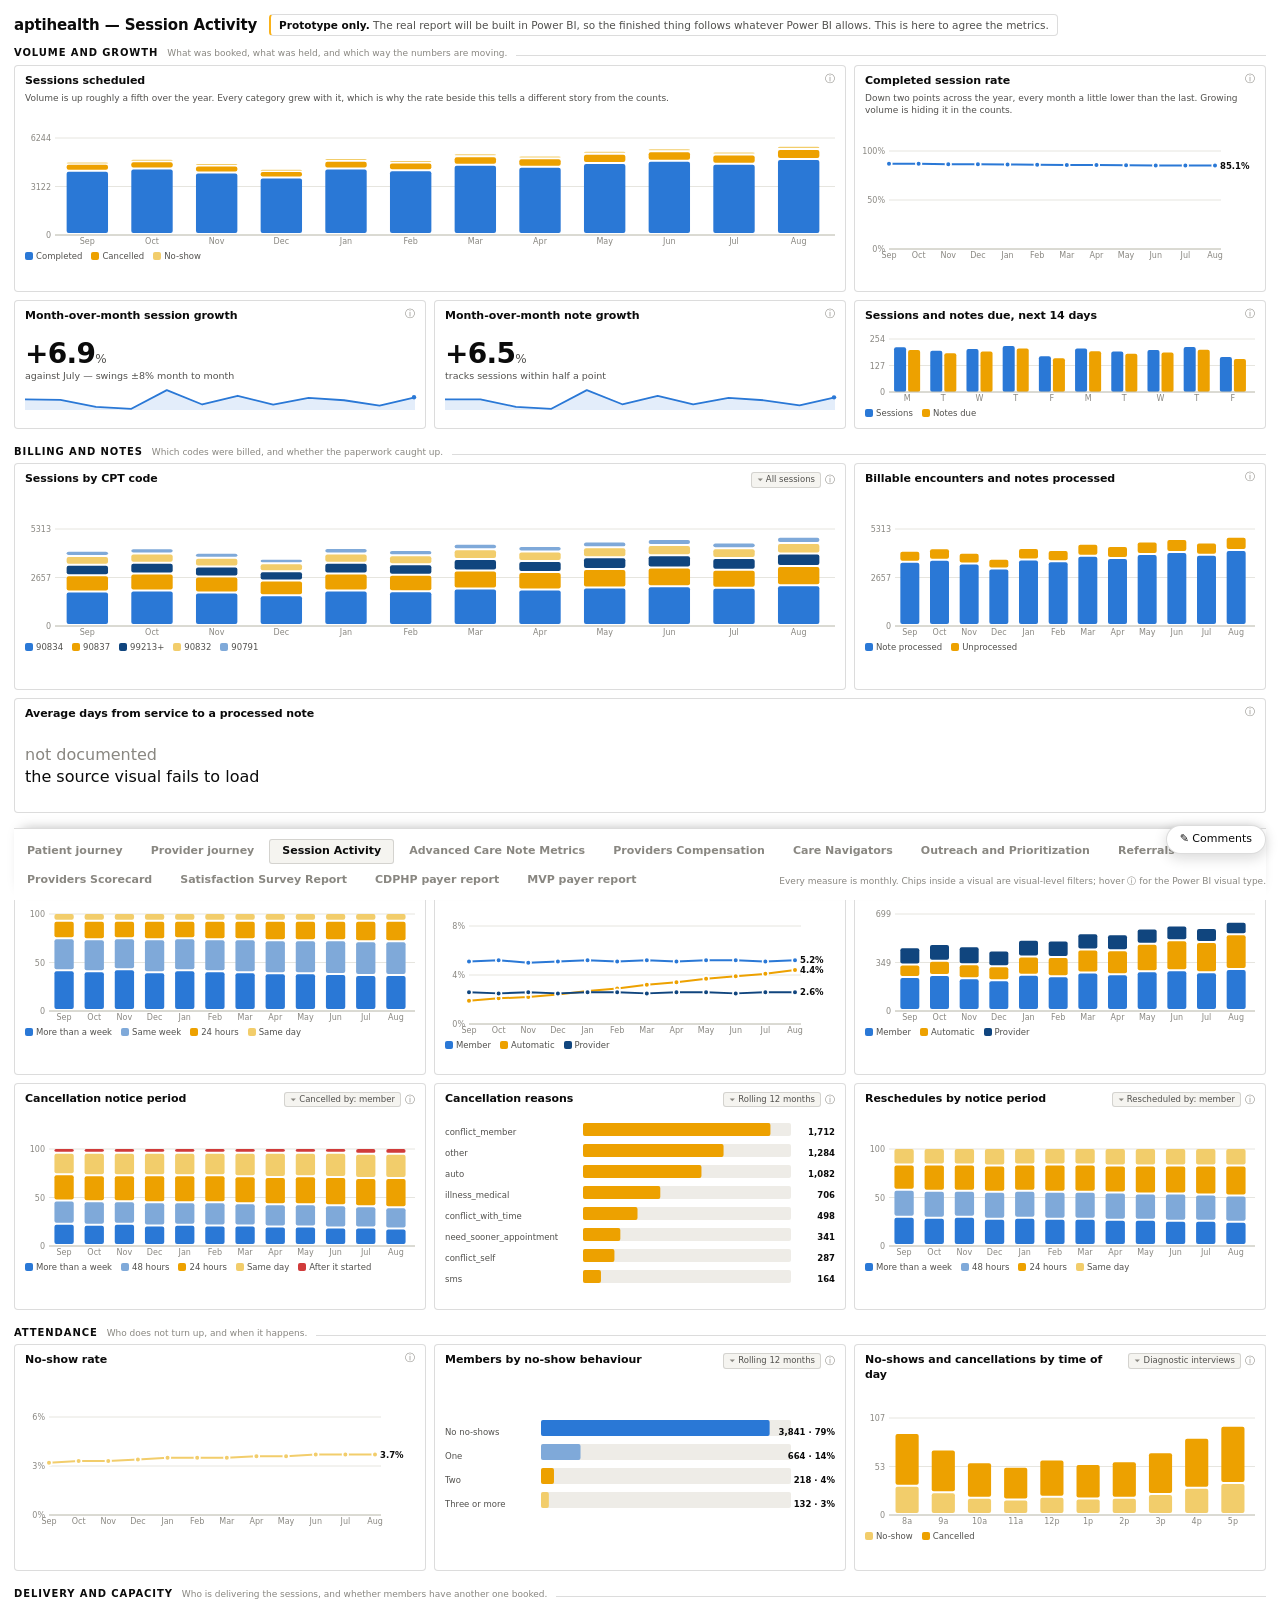
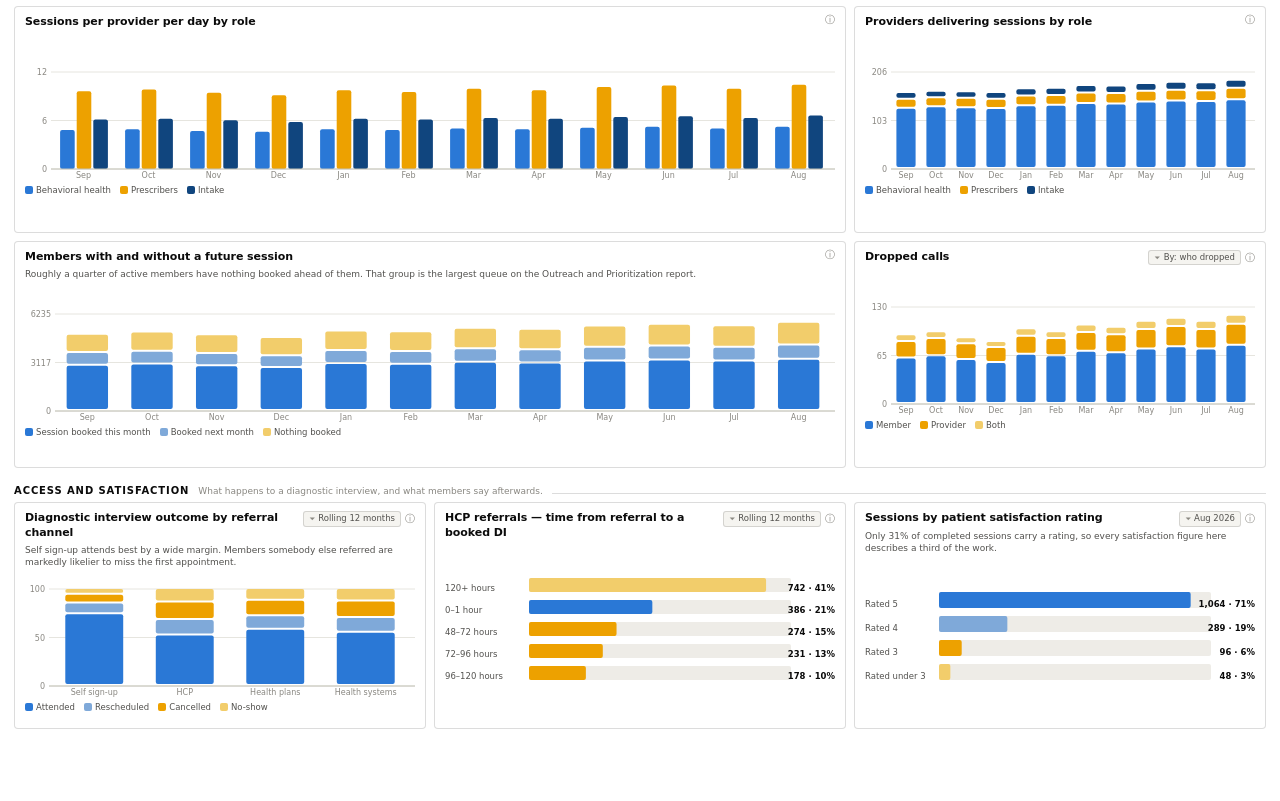
<file: reports/internal/session-activity.html>
<!doctype html>
<html lang="en">
<head>
<meta charset="utf-8">
<meta name="viewport" content="width=device-width, initial-scale=1">
<title>aptihealth &mdash; Session Activity</title>
<!-- shared:css:start -->
<style>
  .root {
    color-scheme: light;
    --plane: #ffffff; --surface: #ffffff;
    --ink-1: #0b0b0b; --ink-2: #52514e; --ink-muted: #898781;
    --grid: #e6e5df; --baseline: #c3c2b7; --border: rgba(11, 11, 11, 0.14);
    --s1: #2a78d6; --s2: #eda100; --s3: #10457e; --s4: #f2cd6b; --s5: #7fa9d9;
    --good: #0ca30c; --warning: #fab219; --serious: #ec835a; --critical: #d03b3b;
    --success-text: #006300; --track: #eeece7; --chipbg: #f5f4f0;
  }

  body { margin: 0; background: #ffffff; }
  /* The page strip is sticky to the bottom of .root, so on a short page — MVP's
     empty pages, a narrow window — it would sit halfway up the screen. Making
     .root fill the viewport as a flex column and pushing .ptabs down with an
     auto top margin keeps the strip on the bottom edge whether the page
     scrolls or not. .root carries no bottom padding — the strip's own
     padding-bottom is the last gap, so bottom: 0 lands flush against the
     window instead of 8px short of it. */
  .root {
    font-family: system-ui, -apple-system, "Segoe UI", sans-serif;
    background: var(--plane); color: var(--ink-1);
    padding: 14px 14px 0; line-height: 1.35;
    box-sizing: border-box; min-height: 100vh;
    display: flex; flex-direction: column;
  }

  .rpthead { display: flex; align-items: center; gap: 12px; flex-wrap: wrap; margin-bottom: 10px; }
  .rpthead h1 { font-size: 15px; margin: 0; letter-spacing: -0.01em; }
  .rpthead .mock {
    font-size: 10.5px; color: var(--ink-2); border: 1px solid var(--border);
    border-left: 2px solid var(--warning); border-radius: 4px; padding: 3px 8px;
  }
  .rpthead .mock b { color: var(--ink-1); }
  .slicers { margin-left: auto; display: flex; gap: 5px; flex-wrap: wrap; align-items: center; }
  .slicers .lbl { font-size: 9px; color: var(--ink-muted); text-transform: uppercase; letter-spacing: 0.07em; font-weight: 650; }
  .sl {
    font-size: 10.5px; color: var(--ink-2); background: var(--chipbg);
    border: 1px solid var(--border); border-radius: 3px; padding: 3px 8px; white-space: nowrap;
  }
  .sl::after { content: " ▾"; color: var(--ink-muted); font-size: 8px; }
  .sl { cursor: pointer; user-select: none; }
  .sl:hover, .sl[data-open] { border-color: var(--ink-muted); color: var(--ink-1); }

  .page { display: none; grid-template-columns: repeat(12, minmax(0, 1fr)); gap: 8px; position: relative; }
  .page.on { display: grid; }

  .v {
    background: var(--surface); border: 1px solid var(--border); border-radius: 4px;
    padding: 8px 10px 9px; overflow: hidden; display: flex; flex-direction: column;
    position: relative;   /* review pins are placed inside the tile they belong to */
  }
  .vh { display: flex; align-items: flex-start; gap: 8px; flex-wrap: wrap; row-gap: 3px; }
  .ask {
    font-size: 7.5px; font-weight: 700; letter-spacing: 0.07em; text-transform: uppercase;
    color: #143a63; background: #e8eef6; border: 1px solid #c5d5e8;
    border-radius: 3px; padding: 1px 5px; white-space: nowrap; flex-shrink: 0; align-self: center;
  }
  /* Company OKR metric. Deliberately a different marker from .ask: "CDPHP asked" means the
     payer requested it and it must reach the payer report, which sync.py enforces. "OKR" means
     the business is measured on it, and carries no such obligation. */
  .okr {
    font-size: 7.5px; font-weight: 700; letter-spacing: 0.07em; text-transform: uppercase;
    color: #6b4a00; background: #fdf3dc; border: 1px solid #f0dfae;
    border-radius: 3px; padding: 1px 5px; white-space: nowrap; flex-shrink: 0; align-self: center;
  }
  .appx { font-size: 9.5px; color: var(--ink-1); margin: 2px 0 0; padding-left: 15px; }
  .appx li { padding: 2px 0; border-bottom: 1px solid var(--grid); }
  .appx li:last-child { border-bottom: 0; }
  .vh h4 { font-size: 11px; font-weight: 650; margin: 0; letter-spacing: -0.005em; flex: 1; }
  .vf { display: flex; align-items: center; gap: 4px; flex-shrink: 0; }
  .wf {
    font-size: 8.5px; color: var(--ink-2); background: var(--chipbg);
    border: 1px solid var(--border); border-radius: 3px; padding: 1px 5px; white-space: nowrap;
  }
  .wf::before { content: "⏷ "; color: var(--ink-muted); font-size: 7px; }
  .wf { cursor: pointer; user-select: none; }
  .wf:hover, .wf[data-open] { border-color: var(--ink-muted); color: var(--ink-1); }

  .dd {
    position: fixed; z-index: 70; display: none; min-width: 132px; max-width: 240px;
    max-height: 232px; overflow-y: auto; background: #ffffff; color: #0b0b0b;
    border: 1px solid rgba(11, 11, 11, 0.18); border-radius: 4px; padding: 3px;
    box-shadow: 0 6px 18px rgba(11, 11, 11, 0.14);
  }
  .dd.on { display: block; }
  .dd .ddh {
    font-size: 8px; color: #898781; text-transform: uppercase; letter-spacing: 0.07em;
    font-weight: 650; padding: 3px 6px 4px;
  }
  .dd button {
    appearance: none; border: 0; background: none; cursor: pointer; font: inherit; width: 100%;
    display: flex; align-items: center; gap: 6px; text-align: left;
    font-size: 10.5px; color: #0b0b0b; padding: 4px 6px; border-radius: 3px; white-space: nowrap;
  }
  .dd button:hover { background: #f5f4f0; }
  .dd button .tick { width: 9px; flex-shrink: 0; color: #2a78d6; font-size: 9px; }
  .dd button[aria-checked="true"] { font-weight: 650; }
  .i {
    appearance: none; border: 0; background: none; padding: 0; cursor: help;
    font: inherit; font-size: 10px; color: var(--ink-muted); line-height: 1;
  }
  .i:hover { color: var(--s1); }
  .info { font-size: 9px; color: var(--ink-2); margin: 3px 0 0; }
  .body { flex: 1; min-height: 0; display: flex; flex-direction: column; justify-content: center; padding-top: 6px; }

  .kpi .big { font-size: 28px; font-weight: 600; letter-spacing: -0.025em; line-height: 1.05; }
  .kpi .big small { font-size: 12px; font-weight: 500; color: var(--ink-2); letter-spacing: 0; }
  .kpi .sub { font-size: 9.5px; color: var(--ink-2); margin-top: 2px; }
  .kpi .sub .up { color: var(--success-text); font-weight: 650; }
  .kpi .sub .down { color: var(--critical); font-weight: 650; }
  .kpi .spark { margin-top: 5px; }

  .sm2 .big { font-size: 16px; font-weight: 600; letter-spacing: -0.02em; }
  .sm2 .row { display: flex; align-items: flex-end; justify-content: space-between; gap: 6px; }

  .ch { width: 100%; }
  .ch svg { display: block; width: 100%; height: auto; overflow: visible; }
  .lg { display: flex; gap: 9px; flex-wrap: wrap; font-size: 8.5px; color: var(--ink-2); margin-top: 4px; }
  .lg i { width: 8px; height: 8px; border-radius: 2px; display: inline-block; margin-right: 3px; vertical-align: -1px; }

  table.mx { width: 100%; border-collapse: collapse; font-size: 9.5px; font-variant-numeric: tabular-nums; }
  table.mx th {
    text-align: right; font-weight: 600; color: var(--ink-muted); font-size: 8.5px;
    text-transform: uppercase; letter-spacing: 0.05em; padding: 0 4px 4px; border-bottom: 1px solid var(--grid);
  }
  table.mx th:first-child, table.mx td:first-child { text-align: left; }
  table.mx td { padding: 3px 4px; border-bottom: 1px solid var(--grid); color: var(--ink-1); }
  table.mx tr:last-child td { border-bottom: 0; font-weight: 650; }
  /* A verbatim extract has no total row to bold, and its headers are column names. */
  table.mx.raw tr:last-child td { font-weight: 400; }
  table.mx.raw th { text-transform: none; letter-spacing: 0; }
  table.mx td.b { position: relative; }
  table.mx td.b .bar { position: absolute; inset: 2px auto 2px 3px; background: var(--s1); opacity: 0.24; border-radius: 2px; }
  table.mx td.b span { position: relative; }
  .cf { border-radius: 2px; padding: 1px 4px; font-weight: 650; }
  .cf.g { color: var(--success-text); background: color-mix(in srgb, var(--good) 13%, white); }
  .cf.w { color: var(--ink-1); background: color-mix(in srgb, var(--warning) 24%, white); }
  .cf.c { color: var(--critical); background: color-mix(in srgb, var(--critical) 13%, white); }

  .flags { display: flex; flex-direction: column; }
  .flags .f { display: grid; grid-template-columns: 11px 1fr auto auto; gap: 6px; align-items: center; font-size: 10px; padding: 4px 0; border-bottom: 1px solid var(--grid); }
  .flags .f:last-child { border-bottom: 0; }
  .flags .f .n { font-weight: 650; font-variant-numeric: tabular-nums; font-size: 11.5px; }
  .flags .f .mo { font-size: 8.5px; color: var(--ink-2); font-variant-numeric: tabular-nums; min-width: 40px; text-align: right; }
  .flags .f .t { color: var(--ink-2); }
  .flags .f .t b { color: var(--ink-1); font-weight: 600; }
  .flags .ico { font-size: 9px; text-align: center; }
  .g-good .ico { color: var(--good); } .g-warning .ico { color: var(--warning); }
  .g-serious .ico { color: var(--serious); } .g-critical .ico { color: var(--critical); }

  /* Section bands. The provider report reads top-down — providers, then efficiency, then
     supervision — and an invisible HTML comment does not tell a reader that. */
  .band { grid-column: 1 / -1; display: flex; align-items: baseline; gap: 9px; margin: 8px 0 -3px; }
  .band .t { font-size: 10px; font-weight: 700; text-transform: uppercase; letter-spacing: 0.09em; color: var(--ink-1); flex-shrink: 0; }
  .band .d { font-size: 9px; color: var(--ink-muted); }
  .band .r { flex: 1; border-top: 1px solid var(--border); min-width: 12px; }
  .page.on > .band:first-child { margin-top: 0; }

  /* Role groups — a headcount roll-up with no chart in it. The question is which licence
     sits under which role, and a bar cannot say that. Four columns, one per role. */
  .roles { display: grid; grid-template-columns: repeat(auto-fit, minmax(120px, 1fr)); gap: 8px; }
  .roles .rg { border-left: 2px solid var(--s1); padding-left: 7px; }
  .roles .rg.pr { border-left-color: var(--s2); }
  .roles .rg.ot { border-left-color: var(--s3); }
  .roles .rgh { display: flex; align-items: baseline; justify-content: space-between; gap: 6px; padding-bottom: 3px; border-bottom: 1px solid var(--grid); }
  .roles .rgh b { font-size: 10px; font-weight: 650; color: var(--ink-1); }
  .roles .rgh .n { font-size: 15px; font-weight: 600; letter-spacing: -0.02em; font-variant-numeric: tabular-nums; }
  .roles .rgs { font-size: 8.5px; color: var(--ink-muted); margin: 2px 0 3px; }
  .roles .rl { list-style: none; margin: 0; padding: 0; }
  .roles .rl li { display: flex; justify-content: space-between; gap: 6px; font-size: 9.5px; color: var(--ink-2); padding: 2px 0; border-bottom: 1px solid var(--grid); }
  .roles .rl li:last-child { border-bottom: 0; }
  .roles .rl li span { color: var(--ink-1); font-weight: 650; font-variant-numeric: tabular-nums; }
  .roles .rl li.none { color: var(--ink-muted); font-style: italic; }

  .gapnote { font-size: 8.5px; color: var(--critical); font-weight: 600; margin-top: 4px; }

  /* The report switcher stays on screen — these pages are long and it is the only
     way between reports. */
  .ptabs {
    display: flex; flex-wrap: wrap; gap: 2px; row-gap: 4px;
    margin-top: auto; padding-top: 10px; border-top: 1px solid var(--border);
    align-items: center;
    position: sticky; bottom: 0; z-index: 60;
    background: var(--plane); padding-bottom: 7px;
    box-shadow: 0 -6px 12px -8px rgba(11, 11, 11, 0.35);
  }
  .ptabs button {
    appearance: none; border: 1px solid transparent; background: none; cursor: pointer; font: inherit;
    font-size: 11px; font-weight: 550; color: var(--ink-muted); padding: 4px 12px; border-radius: 3px;
  }
  .ptabs button[aria-pressed="true"] { color: var(--ink-1); background: var(--chipbg); border-color: var(--border); }
  .ptabs button:hover { color: var(--ink-1); }
  .ptabs .hint { margin-left: auto; font-size: 9px; color: var(--ink-muted); }
  /* Separates the cross-report links from the page tabs of the report you are in.
     One report with several pages is what Power BI actually builds, so the strip
     has to show both without reading as one flat list of eight things. */
  .ptabs .sep { align-self: stretch; width: 1px; background: var(--border); margin: 2px 8px; }

  .tt {
    position: fixed; pointer-events: none; opacity: 0; transition: opacity .08s;
    background: #143a63; color: #ffffff; font-size: 10.5px;
    border: 1px solid #0d2743; box-shadow: 0 4px 14px rgba(11, 11, 11, 0.28);
    padding: 5px 8px; border-radius: 4px; z-index: 80; max-width: 250px; white-space: normal; line-height: 1.4;
  }

  .c2 { grid-column: span 2 } .c3 { grid-column: span 3 } .c4 { grid-column: span 4 }
  .c5 { grid-column: span 5 } .c6 { grid-column: span 6 } .c7 { grid-column: span 7 }
  .c8 { grid-column: span 8 } .c12 { grid-column: span 12 }
  .h1r { min-height: 96px } .h2r { min-height: 172px } .h3r { min-height: 208px }
  @media (max-width: 1000px) {
    .page.on { grid-template-columns: repeat(6, minmax(0, 1fr)); }
    .c7, .c8, .c12 { grid-column: span 6 } .c5 { grid-column: span 4 }
  }
  @media (max-width: 620px) {
    .page.on { grid-template-columns: repeat(2, minmax(0, 1fr)); }
    .c3, .c4, .c5, .c6, .c7, .c8, .c12 { grid-column: span 2 }
  }

  /* report-to-report navigation in the footer tab strip */
  .ptabs a {
    text-decoration: none; border: 1px solid transparent;
    font-size: 11px; font-weight: 550; color: var(--ink-muted); padding: 4px 12px; border-radius: 3px;
  }
  .ptabs a:hover { color: var(--ink-1); }
  .ptabs a[aria-current="page"] { color: var(--ink-1); background: var(--chipbg); border-color: var(--border); }

  /* ---- Review comments -----------------------------------------------------------
     How a reader asks for a change. Comment mode turns the report into a surface you
     can pin a note to: click a visual, type, and the note stays attached to that tile
     with a numbered pin. Every note collects in the panel on the right — one list for
     the whole report, plus the open count of the other reports, so nothing is left in
     somebody's head or in a message that does not say which tile it is about.

     Deliberately quiet: the pin is a small blue bubble, the panel is the same white and
     hairline borders as everything else, and with comment mode off the report looks
     exactly as it did. Blue, not red — a comment is a request, not a judgement. */

  .cbar { position: fixed; right: 14px; bottom: 46px; z-index: 76; display: flex; gap: 6px; }
  .cbar .ctog {
    appearance: none; font: inherit; font-size: 11px; cursor: pointer;
    display: flex; align-items: center; gap: 6px;
    background: #ffffff; color: var(--ink-1); border: 1px solid var(--border);
    border-radius: 18px; padding: 6px 13px; box-shadow: 0 4px 14px rgba(11, 11, 11, 0.16);
  }
  .cbar .ctog:hover { border-color: var(--ink-muted); }
  /* Out from behind the panel while it is open, so the button that closes comment mode
     is never hidden under the thing it opened. */
  .root.cpo .cbar { right: 352px; }
  .cbar .ctog[aria-pressed="true"] { background: var(--s1); border-color: var(--s1); color: #ffffff; }
  .cbar .ctog .cn {
    font-size: 9.5px; font-weight: 700; font-variant-numeric: tabular-nums;
    background: var(--s1); color: #ffffff; border-radius: 9px; padding: 0 5px; min-width: 15px; text-align: center;
  }
  .cbar .ctog[aria-pressed="true"] .cn { background: #ffffff; color: var(--s1); }

  /* Comment mode. The whole report becomes clickable, so the cursor has to say so and
     the tile under the pointer has to show which target the click will attach to. */
  .root.cmt .page { cursor: crosshair; }
  .root.cmt .v:hover { box-shadow: inset 0 0 0 1.5px var(--s1); }
  .root.cpo { padding-right: 340px; }   /* the panel moves the report over rather than covering it */

  .cpin {
    position: absolute; z-index: 40; min-width: 17px; height: 17px; padding: 0 4px;
    display: none; align-items: center; justify-content: center;
    font-size: 9.5px; font-weight: 700; font-variant-numeric: tabular-nums;
    color: #ffffff; background: var(--s1); border: 1.5px solid #ffffff;
    border-radius: 9px 9px 9px 2px; box-shadow: 0 2px 6px rgba(11, 11, 11, 0.3);
    cursor: pointer; transform: translate(-2px, -2px);
  }
  .root.cmt .cpin, .root.cpo .cpin, .root.cpins .cpin { display: flex; }
  .cpin.res { background: var(--ink-muted); }
  .cpin.sel { outline: 2px solid var(--s1); outline-offset: 2px; }
  .v.cflash { box-shadow: inset 0 0 0 2px var(--s1); }

  /* The composer, and the same popover reused to read a thread. */
  .cpop {
    position: fixed; z-index: 79; display: none; width: 274px; background: #ffffff;
    border: 1px solid rgba(11, 11, 11, 0.18); border-radius: 5px; padding: 9px;
    box-shadow: 0 8px 22px rgba(11, 11, 11, 0.18);
  }
  .cpop.on { display: block; }
  .cpop .tgt {
    font-size: 8.5px; color: var(--ink-muted); margin-bottom: 5px;
    overflow: hidden; text-overflow: ellipsis; white-space: nowrap;
  }
  .cpop .tgt b { color: var(--ink-2); font-weight: 650; }
  .cpop textarea, .cpop input {
    width: 100%; box-sizing: border-box; font: inherit; font-size: 10.5px; color: var(--ink-1);
    background: #ffffff; border: 1px solid var(--border); border-radius: 3px; padding: 5px 6px;
  }
  .cpop textarea { min-height: 62px; resize: vertical; line-height: 1.4; }
  .cpop input { margin-bottom: 5px; }
  .cpop .act { display: flex; align-items: center; gap: 6px; margin-top: 6px; }
  .cpop .hint { font-size: 8.5px; color: var(--ink-muted); margin-right: auto; }

  .cb {
    appearance: none; font: inherit; font-size: 10px; cursor: pointer;
    border: 1px solid var(--border); background: var(--chipbg); color: var(--ink-1);
    border-radius: 3px; padding: 3px 9px;
  }
  .cb:hover { border-color: var(--ink-muted); }
  .cb.p { background: var(--s1); border-color: var(--s1); color: #ffffff; }
  .cb.q { border-color: transparent; background: none; color: var(--ink-muted); padding: 3px 4px; }
  .cb.q:hover { color: var(--ink-1); }
  .cb[disabled] { opacity: 0.45; cursor: default; }

  .cpan {
    position: fixed; top: 0; right: 0; bottom: 0; width: 326px; z-index: 77; display: none;
    background: #ffffff; border-left: 1px solid var(--border);
    box-shadow: -10px 0 26px rgba(11, 11, 11, 0.1);
    padding: 11px 12px 16px; overflow-y: auto;
  }
  .cpan.on { display: block; }
  .cpan .ph { display: flex; align-items: center; gap: 8px; }
  .cpan .ph h3 { font-size: 10px; font-weight: 700; text-transform: uppercase; letter-spacing: 0.09em; margin: 0; }
  .cpan .ph .n { font-size: 9.5px; color: var(--ink-muted); font-variant-numeric: tabular-nums; }
  .cpan .ph .cb.q { margin-left: auto; font-size: 13px; line-height: 1; }
  .cpan .sub { font-size: 9px; color: var(--ink-muted); margin: 2px 0 8px; }
  .cpan .opt { display: flex; align-items: center; gap: 5px; font-size: 9px; color: var(--ink-2); margin: 7px 0 3px; }
  .cpan .opt input { margin: 0; }

  .cit { border-top: 1px solid var(--grid); padding: 8px 0 9px; cursor: pointer; }
  .cit:hover { background: #fbfbf9; }
  .cit .hd { display: flex; align-items: center; gap: 6px; }
  .cit .av {
    width: 16px; height: 16px; border-radius: 50%; background: var(--s1); color: #ffffff;
    font-size: 8.5px; font-weight: 700; display: flex; align-items: center; justify-content: center; flex-shrink: 0;
  }
  .cit .num { font-size: 9px; color: var(--ink-muted); font-variant-numeric: tabular-nums; min-width: 12px; }
  .cit .who { font-size: 10px; font-weight: 650; color: var(--ink-1); }
  .cit .at { font-size: 8.5px; color: var(--ink-muted); margin-left: auto; }
  .cit .txt { font-size: 10.5px; color: var(--ink-1); white-space: pre-wrap; margin: 4px 0 0; line-height: 1.4; }
  .cit .tgt { font-size: 8.5px; color: var(--ink-muted); margin-top: 4px; }
  .cit .tgt b { color: var(--ink-2); font-weight: 650; }
  .cit .off { color: var(--s1); }
  .cit .rep { font-size: 10px; color: var(--ink-2); border-left: 2px solid var(--grid); padding: 3px 0 3px 7px; margin-top: 5px; white-space: pre-wrap; }
  .cit .rep b { color: var(--ink-1); font-weight: 650; }
  .cit .act { display: flex; gap: 4px; margin-top: 6px; }
  .cit.done .txt, .cit.done .who { color: var(--ink-muted); }
  .cpan .none { font-size: 10px; color: var(--ink-muted); padding: 10px 0; line-height: 1.5; }

  .cpan .sect {
    font-size: 9px; font-weight: 700; text-transform: uppercase; letter-spacing: 0.08em;
    color: var(--ink-muted); margin: 14px 0 2px;
  }
  .cpan .doc {
    display: flex; align-items: baseline; gap: 8px; font-size: 10px; color: var(--ink-2);
    text-decoration: none; padding: 4px 0; border-top: 1px solid var(--grid);
  }
  .cpan .doc:hover { color: var(--ink-1); }
  .cpan .doc .n { margin-left: auto; font-size: 9px; color: var(--ink-muted); font-variant-numeric: tabular-nums; }
  .cpan .foot { margin-top: 14px; border-top: 1px solid var(--border); padding-top: 8px; }
  .cpan .foot .who { display: flex; align-items: center; gap: 5px; }
  .cpan .foot input {
    flex: 1; font: inherit; font-size: 10px; color: var(--ink-1); background: #ffffff;
    border: 1px solid var(--border); border-radius: 3px; padding: 3px 6px;
  }
  .cpan .foot .note { font-size: 8.5px; color: var(--ink-muted); margin-top: 6px; line-height: 1.45; }
  .cpan .foot .exp { display: flex; gap: 4px; margin-top: 7px; flex-wrap: wrap; }
  .cpan .foot .exp a { text-decoration: none; }

  @media (max-width: 760px) {
    .cpan { width: 100%; }
    .root.cpo { padding-right: 14px; }
  }
</style>
<!-- shared:css:end -->
</head>
<body>

<div class="root">
  <div class="rpthead">
    <h1>aptihealth &mdash; Session Activity</h1>
    <span class="mock"><b>Prototype only.</b> The real report will be built in Power BI, so the finished thing follows whatever Power BI allows. This is here to agree the metrics.</span>
  </div>

  <div class="page on" id="pg-session-activity">

    <div class="band"><span class="t">Volume and growth</span><span class="d">What was booked, what was held, and which way the numbers are moving.</span><span class="r"></span></div>

    <div class="v c8 h3r">
      <div class="vh"><h4>Sessions scheduled</h4>
        <div class="vf"><button class="i" data-tip="Power BI: stacked column chart, three series, all session counts, so one axis and the maximum comes from the stacked total. Every scheduled session ends one of three ways. The source shows the count and the completion rate on one visual with the rate on a second axis; a count and a rate are different units, so the rate is the tile beside this one.">&#9432;</button></div>
      </div>
      <p class="info">Volume is up roughly a fifth over the year. Every category grew with it, which is why the rate beside this tells a different story from the counts.</p>
      <div class="body"><div class="ch" id="sa-sched"></div>
        <div class="lg">
          <span><i style="background:var(--s1)"></i>Completed</span><span><i style="background:var(--s2)"></i>Cancelled</span>
          <span><i style="background:var(--s4)"></i>No-show</span>
        </div>
      </div>
    </div>

    <div class="v c4 h3r">
      <div class="vh"><h4>Completed session rate</h4>
        <div class="vf"><button class="i" data-tip="Power BI: line chart, one series, completed sessions over all scheduled sessions. Two points of decline across a year is small and completely steady, which is what makes it worth looking at &mdash; a steady drift is a process changing, not a bad month.">&#9432;</button></div>
      </div>
      <p class="info">Down two points across the year, every month a little lower than the last. Growing volume is hiding it in the counts.</p>
      <div class="body"><div class="ch" id="sa-rate"></div></div>
    </div>

    <div class="v kpi c4 h1r">
      <div class="vh"><h4>Month-over-month session growth</h4>
        <div class="vf"><button class="i" data-tip="Power BI: KPI card. Change in scheduled sessions against the previous month. It swings between roughly plus and minus eight percent month to month, so a single reading of it says almost nothing &mdash; the line beneath is the tile, not the number.">&#9432;</button></div>
      </div>
      <div class="body">
        <div class="big">+6.9<small>%</small></div>
        <div class="sub">against July &mdash; swings &plusmn;8% month to month</div>
        <div class="spark ch" id="sa-mom"></div>
      </div>
    </div>

    <div class="v kpi c4 h1r">
      <div class="vh"><h4>Month-over-month note growth</h4>
        <div class="vf"><button class="i" data-tip="Power BI: KPI card. The same measure for notes rather than sessions. It tracks the session figure within half a point every month, which is the reassuring answer: notes are being written for the sessions that happen.">&#9432;</button></div>
      </div>
      <div class="body">
        <div class="big">+6.5<small>%</small></div>
        <div class="sub">tracks sessions within half a point</div>
        <div class="spark ch" id="sa-momn"></div>
      </div>
    </div>

    <div class="v c4 h1r">
      <div class="vh"><h4>Sessions and notes due, next 14 days</h4>
        <div class="vf"><button class="i" data-tip="Power BI: clustered column chart, two series, both counts. The only forward-looking visual in the source: what is on the calendar for the next fortnight and the notes it will generate. Days rather than months, because a fortnight has no months in it.">&#9432;</button></div>
      </div>
      <div class="body"><div class="ch" id="sa-next"></div>
        <div class="lg"><span><i style="background:var(--s1)"></i>Sessions</span><span><i style="background:var(--s2)"></i>Notes due</span></div>
      </div>
    </div>

    <div class="band"><span class="t">Billing and notes</span><span class="d">Which codes were billed, and whether the paperwork caught up.</span><span class="r"></span></div>

    <div class="v c8 h3r">
      <div class="vh"><h4>Sessions by CPT code</h4>
        <div class="vf"><span class="wf" data-opts="All sessions|Billable only" data-head="Session set">All sessions</span><button class="i" data-tip="Power BI: stacked column chart, five series, all session counts. The chip switches between every session and only the billable ones &mdash; the source carries those as two separate visuals with the same shape, which invites the reader to compare two pictures instead of one. The gap between them is the unbillable share. The source excludes an 'Other' CPT bucket from this visual without saying what is in it.">&#9432;</button></div>
      </div>
      <div class="body"><div class="ch" id="sa-cpt"></div>
        <div class="lg">
          <span><i style="background:var(--s1)"></i>90834</span><span><i style="background:var(--s2)"></i>90837</span>
          <span><i style="background:var(--s3)"></i>99213+</span><span><i style="background:var(--s4)"></i>90832</span>
          <span><i style="background:var(--s5)"></i>90791</span>
        </div>
      </div>
    </div>

    <div class="v c4 h3r">
      <div class="vh"><h4>Billable encounters and notes processed</h4>
        <div class="vf"><button class="i" data-tip="Power BI: stacked column chart, two series, both encounter counts. An encounter with an unprocessed note cannot be billed, so the amber band is delivered work that has not turned into money yet. The source shows the processed share as a percentage on the same visual; it is the same split read the other way and does not need its own axis.">&#9432;</button></div>
      </div>
      <div class="body"><div class="ch" id="sa-proc"></div>
        <div class="lg"><span><i style="background:var(--s1)"></i>Note processed</span><span><i style="background:var(--s2)"></i>Unprocessed</span></div>
      </div>
    </div>

    <div class="v c12 h1r">
      <div class="vh"><h4>Average days from service to a processed note</h4>
        <div class="vf"><button class="i" data-tip="Power BI: card + line, mean days from the session to the note being processed. It is the measure that would join the unprocessed backlog above to the billing delay, and in the source it does not run at all.">&#9432;</button></div>
      </div>
      <div class="body">
        <div class="big" style="color:var(--ink-muted)">not documented</div>
        <div class="sub">the source visual fails to load</div>
      </div>
    </div>

    <div class="band"><span class="t">Booking, cancelling, rescheduling</span><span class="d">How much notice anyone gives, and who withdraws.</span><span class="r"></span></div>

    <div class="v c4 h3r">
      <div class="vh"><h4>Booking lead time</h4>
        <div class="vf"><span class="wf" data-opts="Booked by: member|Booked by: provider" data-head="Booked by">Booked by: member</span><button class="i" data-tip="Power BI: 100% stacked column chart. How far ahead a session that went on to be completed was booked. The chip switches between sessions the member booked and sessions a provider booked; the source carries these as two visuals side by side, and the interesting thing is the difference between them, which two visuals make you hold in your head.">&#9432;</button></div>
      </div>
      <div class="body"><div class="ch" id="sa-lead"></div>
        <div class="lg">
          <span><i style="background:var(--s1)"></i>More than a week</span><span><i style="background:var(--s5)"></i>Same week</span>
          <span><i style="background:var(--s2)"></i>24 hours</span><span><i style="background:var(--s4)"></i>Same day</span>
        </div>
      </div>
    </div>

    <div class="v c4 h3r">
      <div class="vh"><h4>Cancellation rate by who cancelled</h4>
        <div class="vf"><button class="i" data-tip="Power BI: line chart, three series, all rates in the same unit, so one axis. The source spreads this across seven visuals &mdash; a rate and a count for member, for provider and for automatic cancellations, plus a combined one. They are one measure cut three ways and belong on one pair of axes where the three can actually be compared.">&#9432;</button></div>
      </div>
      <p class="info">Automatic cancellations are the ones that grew. Member and provider cancellations are flat.</p>
      <div class="body"><div class="ch" id="sa-cxr"></div>
        <div class="lg">
          <span><i style="background:var(--s1)"></i>Member</span><span><i style="background:var(--s2)"></i>Automatic</span>
          <span><i style="background:var(--s3)"></i>Provider</span>
        </div>
      </div>
    </div>

    <div class="v c4 h3r">
      <div class="vh"><h4>Cancelled sessions by who cancelled</h4>
        <div class="vf"><button class="i" data-tip="Power BI: stacked column chart, three series, all session counts. The counts behind the rates beside it. Automatic cancellations are now a third of everything cancelled, and nothing in this dashboard says what triggers one.">&#9432;</button></div>
      </div>
      <div class="body"><div class="ch" id="sa-cxc"></div>
        <div class="lg">
          <span><i style="background:var(--s1)"></i>Member</span><span><i style="background:var(--s2)"></i>Automatic</span>
          <span><i style="background:var(--s3)"></i>Provider</span>
        </div>
      </div>
    </div>

    <div class="v c4 h3r">
      <div class="vh"><h4>Cancellation notice period</h4>
        <div class="vf"><span class="wf" data-opts="Cancelled by: member|Cancelled by: provider" data-head="Cancelled by">Cancelled by: member</span><button class="i" data-tip="Power BI: 100% stacked column chart. How much notice a cancellation came with. The last band is sessions cancelled after the session was due to start, which is a no-show recorded as a cancellation and should probably not be in this measure at all.">&#9432;</button></div>
      </div>
      <div class="body"><div class="ch" id="sa-cxn"></div>
        <div class="lg">
          <span><i style="background:var(--s1)"></i>More than a week</span><span><i style="background:var(--s5)"></i>48 hours</span>
          <span><i style="background:var(--s2)"></i>24 hours</span><span><i style="background:var(--s4)"></i>Same day</span>
          <span><i style="background:var(--critical)"></i>After it started</span>
        </div>
      </div>
    </div>

    <div class="v c4 h3r">
      <div class="vh"><h4>Cancellation reasons</h4>
        <div class="vf"><span class="wf">Rolling 12 months</span><button class="i" data-tip="Power BI: clustered bar chart, cancellation counts by the reason recorded. The reasons are stored as raw system strings and are shown here as they actually appear, because tidying them up in the mock-up would hide the fact that nobody has agreed a reason list.">&#9432;</button></div>
      </div>
      <div class="body"><div class="ch" id="sa-cxreason"></div>
      </div>
    </div>

    <div class="v c4 h3r">
      <div class="vh"><h4>Reschedules by notice period</h4>
        <div class="vf"><span class="wf" data-opts="Rescheduled by: member|Rescheduled by: provider" data-head="Rescheduled by">Rescheduled by: member</span><button class="i" data-tip="Power BI: 100% stacked column chart. A reschedule is a cancellation that kept the member, so it belongs beside the cancellation tiles and not with them. The source again carries member and provider as two visuals.">&#9432;</button></div>
      </div>
      <div class="body"><div class="ch" id="sa-resch"></div>
        <div class="lg">
          <span><i style="background:var(--s1)"></i>More than a week</span><span><i style="background:var(--s5)"></i>48 hours</span>
          <span><i style="background:var(--s2)"></i>24 hours</span><span><i style="background:var(--s4)"></i>Same day</span>
        </div>
      </div>
    </div>

    <div class="band"><span class="t">Attendance</span><span class="d">Who does not turn up, and when it happens.</span><span class="r"></span></div>

    <div class="v c4 h3r">
      <div class="vh"><h4>No-show rate</h4>
        <div class="vf"><button class="i" data-tip="Power BI: line chart, no-show sessions over all scheduled sessions, by date of service. Half a point of drift over the year on a base of three and a half percent &mdash; small, steady, and in the wrong direction.">&#9432;</button></div>
      </div>
      <div class="body"><div class="ch" id="sa-nsr"></div></div>
    </div>

    <div class="v c4 h3r">
      <div class="vh"><h4>Members by no-show behaviour</h4>
        <div class="vf"><span class="wf">Rolling 12 months</span><button class="i" data-tip="Power BI: clustered bar chart, members grouped by how many sessions they failed to attend. Read the bottom row first: a small group of members with three or more no-shows accounts for most of the missed sessions, so this is a targeting question rather than a general one.">&#9432;</button></div>
      </div>
      <div class="body"><div class="ch" id="sa-nsb"></div></div>
    </div>

    <div class="v c4 h3r">
      <div class="vh"><h4>No-shows and cancellations by time of day</h4>
        <div class="vf"><span class="wf">Diagnostic interviews</span><button class="i" data-tip="Power BI: stacked column chart, two series, both session counts, by the hour the session was due to start. Diagnostic interviews only, which is the source's own scope. Early-morning and late-afternoon slots lose the most, which is a scheduling decision the team can act on directly.">&#9432;</button></div>
      </div>
      <div class="body"><div class="ch" id="sa-tod"></div>
        <div class="lg"><span><i style="background:var(--s4)"></i>No-show</span><span><i style="background:var(--s2)"></i>Cancelled</span></div>
      </div>
    </div>

    <div class="band"><span class="t">Delivery and capacity</span><span class="d">Who is delivering the sessions, and whether members have another one booked.</span><span class="r"></span></div>

    <div class="v c8 h3r">
      <div class="vh"><h4>Sessions per provider per day by role</h4>
        <div class="vf"><button class="i" data-tip="Power BI: clustered column chart, three series, all the same unit. The source carries an overall figure and one per role as four separate visuals; the overall figure is the weighted average of the other three and tells you nothing the three do not. Prescribers run at roughly twice the sessions per day because their sessions are shorter, which is why this is not a productivity ranking.">&#9432;</button></div>
      </div>
      <div class="body"><div class="ch" id="sa-spd"></div>
        <div class="lg">
          <span><i style="background:var(--s1)"></i>Behavioral health</span><span><i style="background:var(--s2)"></i>Prescribers</span>
          <span><i style="background:var(--s3)"></i>Intake</span>
        </div>
      </div>
    </div>

    <div class="v c4 h3r">
      <div class="vh"><h4>Providers delivering sessions by role</h4>
        <div class="vf"><button class="i" data-tip="Power BI: stacked column chart, three series, all provider counts. How many distinct providers delivered at least one session in the period. Read it under the sessions-per-day tile: the two together separate a change in output from a change in headcount.">&#9432;</button></div>
      </div>
      <div class="body"><div class="ch" id="sa-pcount"></div>
        <div class="lg">
          <span><i style="background:var(--s1)"></i>Behavioral health</span><span><i style="background:var(--s2)"></i>Prescribers</span>
          <span><i style="background:var(--s3)"></i>Intake</span>
        </div>
      </div>
    </div>

    <div class="v c8 h3r">
      <div class="vh"><h4>Members with and without a future session</h4>
        <div class="vf"><button class="i" data-tip="Power BI: stacked column chart, three series, all member counts. Of the members active in the month, how many have something on the calendar ahead of them. The members with nothing booked are the ones about to fall out of care, and they are the join between this report and the outreach queues.">&#9432;</button></div>
      </div>
      <p class="info">Roughly a quarter of active members have nothing booked ahead of them. That group is the largest queue on the Outreach and Prioritization report.</p>
      <div class="body"><div class="ch" id="sa-fut"></div>
        <div class="lg">
          <span><i style="background:var(--s1)"></i>Session booked this month</span><span><i style="background:var(--s5)"></i>Booked next month</span>
          <span><i style="background:var(--s4)"></i>Nothing booked</span>
        </div>
      </div>
    </div>

    <div class="v c4 h3r">
      <div class="vh"><h4>Dropped calls</h4>
        <div class="vf"><span class="wf" data-opts="By: who dropped|By: device" data-head="Split by">By: who dropped</span><button class="i" data-tip="Power BI: stacked column chart. A session that dropped mid-call, split by which side went and on what device. The source carries the two splits as separate visuals and a rate and a count for each; one chip does the same job. Mobile browsers drop several times more often than the app, which is a product finding rather than a clinical one.">&#9432;</button></div>
      </div>
      <div class="body"><div class="ch" id="sa-drop"></div>
        <div class="lg">
          <span><i style="background:var(--s1)"></i>Member</span><span><i style="background:var(--s2)"></i>Provider</span>
          <span><i style="background:var(--s4)"></i>Both</span>
        </div>
      </div>
    </div>

    <div class="band"><span class="t">Access and satisfaction</span><span class="d">What happens to a diagnostic interview, and what members say afterwards.</span><span class="r"></span></div>

    <div class="v c4 h3r">
      <div class="vh"><h4>Diagnostic interview outcome by referral channel</h4>
        <div class="vf"><span class="wf">Rolling 12 months</span><button class="i" data-tip="Power BI: 100% stacked column chart. What happened to the first diagnostic interview, by the channel the member arrived through. As a share rather than a count, because the channels differ in size by an order of magnitude and the question is whether one of them attends better.">&#9432;</button></div>
      </div>
      <p class="info">Self sign-up attends best by a wide margin. Members somebody else referred are markedly likelier to miss the first appointment.</p>
      <div class="body"><div class="ch" id="sa-dich"></div>
        <div class="lg">
          <span><i style="background:var(--s1)"></i>Attended</span><span><i style="background:var(--s5)"></i>Rescheduled</span>
          <span><i style="background:var(--s2)"></i>Cancelled</span><span><i style="background:var(--s4)"></i>No-show</span>
        </div>
      </div>
    </div>

    <div class="v c4 h3r">
      <div class="vh"><h4>HCP referrals &mdash; time from referral to a booked DI</h4>
        <div class="vf"><span class="wf">Rolling 12 months</span><button class="i" data-tip="Power BI: clustered bar chart used as a histogram, referrals bucketed by the hours between the referral arriving and a diagnostic interview being booked. Buckets come from a DAX calculated column, not from the visual &mdash; Power BI cannot bin a measure.">&#9432;</button></div>
      </div>
      <div class="body"><div class="ch" id="sa-hcp"></div>
      </div>
    </div>

    <div class="v c4 h3r">
      <div class="vh"><h4>Sessions by patient satisfaction rating</h4>
        <div class="vf"><span class="wf">Aug 2026</span><button class="i" data-tip="Power BI: clustered bar chart. Completed sessions grouped by the rating the member gave, with the share of sessions that carry any rating at all in the subtitle. The source reports an average score and an average rating as two separate measures without saying how they differ.">&#9432;</button></div>
      </div>
      <p class="info">Only 31% of completed sessions carry a rating, so every satisfaction figure here describes a third of the work.</p>
      <div class="body"><div class="ch" id="sa-pss"></div>
      </div>
    </div>

  </div>

  <div class="ptabs" role="group" aria-label="Reports">
    <a href="../internal/patient-journey.html">Patient journey</a>
    <a href="../internal/provider-journey.html">Provider journey</a>
    <a href="../internal/session-activity.html" aria-current="page">Session Activity</a>
    <a href="../internal/advanced-care-note-metrics.html">Advanced Care Note Metrics</a>
    <a href="../internal/providers-compensation.html">Providers Compensation</a>
    <a href="../internal/care-navigators.html">Care Navigators</a>
    <a href="../internal/outreach-and-prioritization.html">Outreach and Prioritization</a>
    <a href="../internal/referrals.html">Referrals</a>
    <a href="../internal/providers-scorecard.html">Providers Scorecard</a>
    <a href="../internal/satisfaction-survey-report.html">Satisfaction Survey Report</a>
    <a href="../external/cdphp.html">CDPHP payer report</a>
    <a href="../external/mvp.html">MVP payer report</a>
    <span class="hint">Every measure is monthly. Chips inside a visual are visual-level filters; hover &#9432; for the Power BI visual type.</span>
  </div>

  <div class="dd" id="dd" role="listbox"></div>
  <div class="tt" id="tt"></div>
</div>

<!-- shared:js:start -->
<script>
/* Shared chart builders and page behaviour for every report in this repo.
   Loaded by each report page; the report then calls APTI.render() with its own data.
   Changing a builder here changes every report — that is the point of the file. */
(function (g) {
  var MO = ["Sep","Oct","Nov","Dec","Jan","Feb","Mar","Apr","May","Jun","Jul","Aug"];
  var NS = "http://www.w3.org/2000/svg";

  function el(t, a) { var e = document.createElementNS(NS, t); for (var k in a) e.setAttribute(k, a[k]); return e; }
  function svg(w, h) { var s = el("svg", { viewBox: "0 0 " + w + " " + h }); s.style.height = h + "px"; return s; }
  function txt(s, x, y, o) {
    o = o || {};
    var t = el("text", { x: x, y: y, "font-size": o.fs || 8, fill: o.fill || "var(--ink-muted)",
      "text-anchor": o.anchor || "start", "font-weight": o.w || 400 });
    t.textContent = s; return t;
  }
  function tip(n, s) { n.setAttribute("data-tip", s); }

  function columns(id, opt) {
    var host = document.getElementById(id); if (!host) return;
    var W = Math.max(host.clientWidth || 460, 240), H = opt.h || 80;
    var pl = opt.pl == null ? 24 : opt.pl, pb = opt.pb || 12, pt = 9, s = svg(W, H);
    var max = opt.max;
    if (!max) {
      if (opt.stacked && !opt.pct) {
        max = 0;
        for (var q = 0; q < opt.labels.length; q++) {
          var tt2 = opt.series.reduce(function (a, sr) { return a + sr.values[q]; }, 0);
          if (tt2 > max) max = tt2;
        }
        max = max * 1.1;
      } else {
        max = Math.max.apply(null, [].concat.apply([], opt.series.map(function (x) { return x.values; }))) * 1.15;
      }
    }
    var n = opt.labels.length, bw = (W - pl - 4) / n;
    [0, 0.5, 1].forEach(function (f) {
      var y = pt + (H - pt - pb) * (1 - f);
      s.appendChild(el("line", { x1: pl, x2: W, y1: y, y2: y, stroke: "var(--grid)" }));
      s.appendChild(txt(opt.fmt ? opt.fmt(max * f) : Math.round(max * f), pl - 4, y + 3, { anchor: "end" }));
    });
    opt.labels.forEach(function (lb, i) {
      var x0 = pl + i * bw;
      if (opt.stacked) {
        var acc = 0, tot = opt.series.reduce(function (a, sr) { return a + sr.values[i]; }, 0);
        opt.series.forEach(function (sr) {
          var v = sr.values[i], hh = (H - pt - pb) * (v / (opt.pct ? tot : max));
          var r = el("rect", { x: x0 + bw * 0.18, y: H - pb - acc - hh, width: bw * 0.64,
            height: Math.max(hh - 2, 1), rx: 2, fill: sr.color });
          tip(r, lb + " · " + sr.name + ": " + v + (opt.unit || ""));
          s.appendChild(r); acc += hh;
        });
      } else {
        var k = opt.series.length, iw = (bw * 0.72) / k;
        opt.series.forEach(function (sr, j) {
          var v = sr.values[i], hh = (H - pt - pb) * (v / max);
          var r = el("rect", { x: x0 + bw * 0.14 + j * (iw + 1), y: H - pb - hh, width: iw - 1,
            height: Math.max(hh, 1), rx: 2, fill: sr.color });
          tip(r, lb + " · " + sr.name + ": " + v + (opt.unit || ""));
          s.appendChild(r);
        });
      }
      var lab = txt(lb, x0 + bw / 2, H - 3, { anchor: "middle", fs: opt.xfs || 8 });
      s.appendChild(lab);
    });
    if (opt.rule != null) {
      var ry = pt + (H - pt - pb) * (1 - opt.rule / max);
      s.appendChild(el("line", { x1: pl, x2: W, y1: ry, y2: ry, stroke: "var(--ink-1)", "stroke-width": 1.6, "stroke-dasharray": "4 3" }));
      s.appendChild(txt(opt.ruleLabel || ("target " + opt.rule), W, ry - 3, { anchor: "end", fs: 8, fill: "var(--ink-1)", w: 650 }));
    }
    s.appendChild(el("line", { x1: pl, x2: W, y1: H - pb, y2: H - pb, stroke: "var(--baseline)" }));
    host.appendChild(s);
  }

  function lines(id, opt) {
    var host = document.getElementById(id); if (!host) return;
    var W = Math.max(host.clientWidth || 460, 260), H = opt.h || 84, pl = 24, pb = 12, pt = 8, s = svg(W, H);
    var max = opt.max || 100, n = opt.labels.length, step = (W - pl - 40) / (n - 1);
    var U = opt.unit == null ? "%" : opt.unit;
    [0, 0.5, 1].forEach(function (f) {
      var y = pt + (H - pt - pb) * (1 - f);
      s.appendChild(el("line", { x1: pl, x2: W - 34, y1: y, y2: y, stroke: "var(--grid)" }));
      s.appendChild(txt(Math.round(max * f) + U, pl - 4, y + 3, { anchor: "end" }));
    });
    if (opt.rule != null) {
      var ry = pt + (H - pt - pb) * (1 - opt.rule / max);
      s.appendChild(el("line", { x1: pl, x2: W - 34, y1: ry, y2: ry, stroke: "var(--ink-1)", "stroke-width": 1.6, "stroke-dasharray": "4 3" }));
      s.appendChild(txt(opt.ruleLabel || "", pl + 3, ry + 9, { anchor: "start", fs: 8, fill: "var(--ink-1)", w: 650 }));
    }
    opt.series.forEach(function (sr) {
      var pts = sr.values.map(function (v, i) { return [pl + i * step, pt + (H - pt - pb) * (1 - v / max)]; });
      s.appendChild(el("path", { d: "M" + pts.map(function (p) { return p[0] + "," + p[1]; }).join("L"),
        fill: "none", stroke: sr.color, "stroke-width": 2, "stroke-linejoin": "round" }));
      pts.forEach(function (p, i) {
        var c = el("circle", { cx: p[0], cy: p[1], r: 2.8, fill: sr.color, stroke: "#fff", "stroke-width": 1.6 });
        tip(c, opt.labels[i] + " · " + sr.name + ": " + sr.values[i] + U); s.appendChild(c);
      });
      var lp = pts[pts.length - 1];
      s.appendChild(txt(sr.values[sr.values.length - 1] + U, lp[0] + 5, lp[1] + 3, { fs: 8.5, fill: "var(--ink-1)", w: 650 }));
    });
    opt.labels.forEach(function (lb, i) { s.appendChild(txt(lb, pl + i * step, H - 3, { anchor: "middle" })); });
    s.appendChild(el("line", { x1: pl, x2: W - 34, y1: H - pb, y2: H - pb, stroke: "var(--baseline)" }));
    host.appendChild(s);
  }

  function bars(id, opt) {
    var host = document.getElementById(id); if (!host) return;
    var rows = opt.rows, lw = opt.lw || 88, rh = opt.rh || 18;
    var W = Math.max(host.clientWidth || 320, 240), H = rows.length * rh + 6, s = svg(W, H);
    var max = opt.max || Math.max.apply(null, rows.map(function (r) { return Math.max(r.value, r.target || 0); })) * 1.18;
    var aw = W - lw - 44;
    if (opt.rule != null) {
      var rx = lw + aw * (opt.rule / max);
      s.appendChild(el("line", { x1: rx, x2: rx, y1: 0, y2: H - 2, stroke: "var(--ink-1)", "stroke-width": 1.6 }));
    }
    rows.forEach(function (r, i) {
      var y = i * rh + 3, bh = rh - 8;
      s.appendChild(txt(r.label, 0, y + bh - 1, { fill: "var(--ink-2)", fs: 8.5 }));
      s.appendChild(el("rect", { x: lw, y: y, width: aw, height: bh, rx: 2, fill: "var(--track)" }));
      /* A row with segments is a stacked bar: the parts share the row's total and are
         drawn end to end. Without segments the row is a single bar, as before. */
      if (r.segments) {
        var acc = 0;
        r.segments.forEach(function (sg) {
          var sw = Math.max(aw * (sg.value / max), 1);
          var sb = el("rect", { x: lw + acc, y: y, width: sw, height: bh, rx: 2, fill: sg.color });
          tip(sb, r.label + " · " + sg.name + ": " + sg.value.toLocaleString());
          s.appendChild(sb);
          if (sw > 22) {
            s.appendChild(txt(sg.value.toLocaleString(), lw + acc + sw - 4, y + bh - 2,
              { anchor: "end", fill: "#ffffff", fs: 8, w: 650 }));
          }
          acc += sw;
        });
        s.appendChild(txt(r.fmt || r.value, W, y + bh - 1, { anchor: "end", fill: "var(--ink-1)", fs: 8.5, w: 650 }));
        return;
      }
      var b = el("rect", { x: lw, y: y, width: Math.max(aw * (r.value / max), 1), height: bh, rx: 2, fill: r.color || "var(--s1)" });
      tip(b, r.label + ": " + (r.fmt || r.value)); s.appendChild(b);
      if (r.target) {
        var tx = lw + aw * (r.target / max);
        s.appendChild(el("line", { x1: tx, x2: tx, y1: y - 1, y2: y + bh + 1, stroke: "var(--ink-1)", "stroke-width": 2 }));
      }
      s.appendChild(txt(r.fmt || r.value, W, y + bh - 1, { anchor: "end", fill: "var(--ink-1)", fs: 8.5, w: 650 }));
    });
    host.appendChild(s);
  }

  /* Centred, tapering funnel: every stage is a bar centred on the same axis and
     scaled against the first stage, with the drop between stages drawn as the
     sloping shoulder. Values and stage-to-stage conversion sit in the right gutter
     so they stay aligned however narrow the bars get. */
  function funnel(id, rows) {
    var host = document.getElementById(id); if (!host) return;
    var rh = 20, bh = 15, W = Math.max(host.clientWidth || 400, 260);
    var H = rows.length * rh + 4, s = svg(W, H);
    var lw = 126, aw = W - lw - 74, cx = lw + aw / 2;
    /* A stage can be empty — a self sign-up has no referral to create — so the scale
       comes from the first stage that has a value, and the empty row draws as a rule. */
    var max = 0;
    rows.forEach(function (r) { if (r.value != null && r.value > max) max = r.value; });
    var wid = rows.map(function (r) { return r.value == null ? 0 : Math.max(aw * (r.value / max), 2); });

    rows.forEach(function (r, i) {
      var y = i * rh + 2;
      if (r.value == null) {
        s.appendChild(txt(r.label, 0, y + bh - 4, { fill: "var(--ink-muted)", fs: 8.5 }));
        s.appendChild(el("line", { x1: cx - 14, x2: cx + 14, y1: y + bh / 2, y2: y + bh / 2,
          stroke: "var(--baseline)", "stroke-width": 1.4 }));
        var em = el("rect", { x: cx - 16, y: y, width: 32, height: bh, fill: "transparent" });
        tip(em, r.label + ": " + (r.emptyTxt || "no such stage for this selection"));
        s.appendChild(em);
        s.appendChild(txt("—", W - 34, y + bh - 4, { anchor: "end", fill: "var(--ink-muted)", fs: 8.5 }));
        return;
      }
      if (i < rows.length - 1 && rows[i + 1].value != null) {
        var pts = [
          [cx - wid[i] / 2, y + bh], [cx + wid[i] / 2, y + bh],
          [cx + wid[i + 1] / 2, y + rh], [cx - wid[i + 1] / 2, y + rh]
        ];
        s.appendChild(el("polygon", {
          points: pts.map(function (q) { return q[0] + "," + q[1]; }).join(" "),
          fill: "var(--s1)", opacity: 0.22
        }));
      }
      s.appendChild(txt(r.label, 0, y + bh - 4, { fill: r.leak ? "var(--critical)" : "var(--ink-2)", fs: 8.5 }));
      var b = el("rect", { x: cx - wid[i] / 2, y: y, width: wid[i], height: bh, rx: 2, fill: "var(--s1)" });
      tip(b, r.label + ": " + r.value.toLocaleString() + (r.conv ? " · " + r.conv + " of prior stage" : "") + (r.leakTxt ? " · leak: " + r.leakTxt : ""));
      s.appendChild(b);
      s.appendChild(txt(r.value.toLocaleString(), W - 34, y + bh - 4, { anchor: "end", fill: "var(--ink-1)", fs: 8.5, w: 650 }));
      s.appendChild(txt(r.conv || "—", W, y + bh - 4, { anchor: "end", fs: 8.5 }));
    });
    host.appendChild(s);
  }

  function spark(id, vals, color, unit) {
    var host = document.getElementById(id); if (!host) return;
    var W = Math.max(host.clientWidth || 120, 80), H = 22, s = svg(W, H);
    var max = Math.max.apply(null, vals) * 1.05, min = Math.min.apply(null, vals) * 0.95;
    var step = W / (vals.length - 1);
    var pts = vals.map(function (v, i) { return [i * step, H - (H - 3) * ((v - min) / (max - min || 1)) - 1.5]; });
    var d = "M" + pts.map(function (p) { return p[0] + "," + p[1]; }).join("L");
    s.appendChild(el("path", { d: d + "L" + W + "," + H + "L0," + H + "Z", fill: color, opacity: 0.13 }));
    s.appendChild(el("path", { d: d, fill: "none", stroke: color, "stroke-width": 1.8, "stroke-linejoin": "round" }));
    var lp = pts[pts.length - 1];
    s.appendChild(el("circle", { cx: lp[0] - 1, cy: lp[1], r: 2.2, fill: color }));
    tip(s, "Monthly, Sep–Aug · latest " + vals[vals.length - 1] + (unit || ""));
    host.appendChild(s);
  }

  function smallMultiples(id, items) {
    var host = document.getElementById(id); if (!host) return;
    items.forEach(function (it, ix) {
      var wrap = document.createElement("div");
      wrap.className = "sm2";
      wrap.style.cssText = "border-bottom:1px solid var(--grid);padding:4px 0";
      var row = document.createElement("div"); row.className = "row";
      var l = document.createElement("div");
      l.innerHTML = '<div class="big">' + it.value + '</div><div style="font-size:8.5px;color:var(--ink-2)">' + it.label + '</div>';
      var ch = document.createElement("div"); ch.style.cssText = "width:54%"; ch.id = id + "-sm" + ix;
      row.appendChild(l); row.appendChild(ch); wrap.appendChild(row); host.appendChild(wrap);
      spark(ch.id, it.spark, it.color, it.unit);
    });
    if (host.lastChild) host.lastChild.style.borderBottom = "0";
  }

  /* opt.raw marks a table that is a verbatim data extract rather than a summary: its last
     row is data, not a total, and its headers are real column names that must not be
     upper-cased. Omit it and a matrix renders exactly as it always has. */
  function matrix(id, cols, rows, opt) {
    var host = document.getElementById(id); if (!host) return;
    var t = document.createElement("table"); t.className = (opt && opt.raw) ? "mx raw" : "mx";
    var hr = document.createElement("tr");
    cols.forEach(function (c) { var th = document.createElement("th"); th.textContent = c; hr.appendChild(th); });
    t.appendChild(hr);
    rows.forEach(function (r) {
      var tr = document.createElement("tr");
      r.forEach(function (c) {
        var td = document.createElement("td");
        if (c && c.bar != null) {
          td.className = "b";
          var b = document.createElement("div"); b.className = "bar"; b.style.width = "calc(" + c.bar + "% - 6px)";
          var sp = document.createElement("span"); sp.textContent = c.v;
          td.appendChild(b); td.appendChild(sp);
        } else if (c && c.cf) {
          var s2 = document.createElement("span"); s2.className = "cf " + c.cf; s2.textContent = c.v; td.appendChild(s2);
        } else if (c && c.v != null) { td.textContent = c.v; }
        else { td.textContent = c; }
        tr.appendChild(td);
      });
      t.appendChild(tr);
    });
    host.appendChild(t);
  }

  /* Visual-level filters that actually filter. A visual registers a draw function; the
     function is handed the current labels of the chips inside its own tile and redraws
     into a cleared host whenever one of them changes. Report-level slicers are not wired
     to anything — a chip only ever affects the visual it sits in, as in Power BI. */
  var REACTIVE = [];

  function reactive(id, draw) {
    var host = document.getElementById(id); if (!host) return;
    REACTIVE.push({ host: host, tile: host.closest(".v"), draw: draw });
  }

  function chipsOf(tile) {
    return Array.prototype.slice.call(tile.querySelectorAll(".wf")).map(function (c) {
      return c.textContent.trim();
    });
  }

  function drawReactive(e) {
    e.host.innerHTML = "";
    e.draw(chipsOf(e.tile), e.tile);
  }

  function redrawTile(tile) {
    REACTIVE.forEach(function (e) { if (e.tile === tile) drawReactive(e); });
  }

  /* Charts size themselves from host.clientWidth, so every page is made visible
     for the duration of the draw and then hidden again. A hidden page measures
     as zero width and the charts render at a fallback size. Do not remove this. */
  function render(draw) {
    /* Deferred by one task before anything is measured. This script runs while the document
       is still being parsed, and at that point nothing has been laid out — host.clientWidth
       reads 0 and every chart silently falls back to the 460px default. That is invisible on
       a tile three or four columns wide and glaring on a full-width one.

       setTimeout rather than requestAnimationFrame: rAF does not fire at all while the
       document is hidden, so a report opened in a background tab, printed, or captured
       headlessly would draw nothing whatsoever. A timer fires either way, and layout is
       available in a hidden document — it is only the animation callback that is suspended. */
    setTimeout(function () {
      var pages = Array.prototype.slice.call(document.querySelectorAll(".page"));
      pages.forEach(function (p) { p.classList.add("on"); });
      draw();
      REACTIVE.forEach(drawReactive);
      pages.forEach(function (p, i) { p.classList.toggle("on", i === 0); });
      wire();
    }, 0);
  }

  function wire() {
    /* Page tabs. Single-report pages use links instead of buttons, so this is an
       empty list there — harmless, and it keeps one wiring path for both shapes. */
    var btns = Array.prototype.slice.call(document.querySelectorAll(".ptabs button"));

  btns.forEach(function (b) {
    b.addEventListener("click", function () {
      btns.forEach(function (o) {
        var on = o === b;
        o.setAttribute("aria-pressed", on ? "true" : "false");
        document.getElementById(o.dataset.pg).classList.toggle("on", on);
      });
    });
  });

  /* ---- slicer / visual-filter dropdowns (mock: they open and set the label, nothing filters) ---- */
  var MONTHS = ["All months", "Aug 2026", "Jul 2026", "Jun 2026", "May 2026", "Apr 2026", "Mar 2026",
                "Feb 2026", "Jan 2026", "Dec 2025", "Nov 2025", "Oct 2025", "Sep 2025"];
  var CHANNELS = ["Channel: all", "Channel: referrers only", "Channel: self sign-up", "Channel: PCP practices", "Channel: health systems", "Channel: health plans"];
  var ACUITY = ["Acuity: all", "Acuity: severe", "Acuity: high", "Acuity: medium", "Acuity: base"];
  var SUPS = ["Supervisor: all", "K. Delaney", "M. Okonkwo", "S. Barros", "T. Whitfield"];

  var OPTIONS = {
    /* report-level slicers */
    "Payer: CDPHP": { head: "Payer", opts: ["Payer: CDPHP", "Payer: MVP", "Payer: Fidelis", "Payer: Medicaid FFS", "Payer: all"] },
    "Program: All": { head: "Program", opts: ["Program: All", "Program: Therapy only", "Program: Medication management", "Program: Combined", "Program: Higher level of care"] },
    "Rolling 12 months": { head: "Period", opts: ["Rolling 12 months", "Rolling 6 months", "Rolling 3 months", "Year to date", "Calendar 2025"] },
    /* visual-level filters */
    "Aug 2026": { head: "Month", opts: MONTHS },
    "All time": { head: "Period", opts: ["All time", "Aug 2026", "Rolling 12 months"] },
    "Channel: all": { head: "Referral channel", opts: CHANNELS },
    "Channel: referrers only": { head: "Referral channel", opts: CHANNELS },
    "Channel: self sign-up": { head: "Referral channel", opts: CHANNELS },
    "Acuity: all": { head: "Acuity", opts: ACUITY },
    "Acuity: severe": { head: "Acuity", opts: ACUITY },
    "Supervisor: all": { head: "Supervisor", opts: SUPS },
    "Role: all": { head: "Role", opts: ["Role: all", "Role: behavioral health specialists", "Role: prescribers", "Role: other"] },
    "Baseline \u22659": { head: "HEDIS baseline", opts: ["Baseline \u22659", "Baseline \u22655", "Baseline: any score"] },
    "Stage: first session": { head: "Conversion stage", opts: ["Stage: registration complete", "Stage: DI attended", "Stage: first session"] },
    "Stage: all": { head: "Journey stage", opts: ["Stage: all", "Stage: registered, never assessed", "Stage: A5 done, no DI", "Stage: DI attended, no first session", "Stage: in care, left early", "Stage: completed 90-day care"] },
    "Scored within 30 days": { head: "Scoring window", opts: ["Scored within 30 days", "Scored within 60 days", "Scored within 90 days"] },
    "Of: active members": { head: "Denominator", opts: ["Of: active members", "Of: all enrolled members", "Of: members with \u22651 session"] },
    "Milestone: DI attended": { head: "Milestone", opts: ["Milestone: DI scheduled", "Milestone: DI attended", "Milestone: first therapy session"] },
    "Top 4 + other": { head: "Reason grouping", opts: ["Top 4 + other", "Top 6 + other", "All reasons"] },
    "Top 5": { head: "Rows shown", opts: ["Top 5", "Top 10", "Top 20", "All providers"] },
    "60-day lookback": { head: "Engagement definition", opts: ["60-day lookback", "90-day lookback", "In-month only"] },
    "All note types": { head: "Note type", opts: ["All note types", "Guided session notes", "Progress notes", "Intake (DI) notes", "Discharge summaries"] },
    "Note type: all": { head: "Note type", opts: ["Note type: all", "Note type: guided session", "Note type: progress", "Note type: intake (DI)", "Note type: discharge summary"] },
    "Month end": { head: "Measured at", opts: ["Month end", "Monthly peak", "Monthly average"] }
  };

  /* Every option in a list is also a key into that list. Without this a chip can be
     switched once and then has nowhere to go back to — picking a month would strand the
     visual on that month with no way back to all of them. */
  [[MONTHS, "Month"], [CHANNELS, "Referral channel"], [ACUITY, "Acuity"], [SUPS, "Supervisor"]]
    .forEach(function (pair) {
      pair[0].forEach(function (o) {
        if (!OPTIONS[o]) OPTIONS[o] = { head: pair[1], opts: pair[0] };
      });
    });

  var dd = document.getElementById("dd"), ddFor = null;

  function closeDD() {
    dd.classList.remove("on");
    if (ddFor) { ddFor.removeAttribute("data-open"); ddFor = null; }
  }

  /* A chip's label is the key into OPTIONS, but only the default label of each list is
     a key — pick "Jul 2026" and the chip would look itself up, find nothing and fall back
     to a list of one, stranding itself with no way back. Index every value in every list
     so any label finds the list it belongs to. */
  var BY_VALUE = null;
  function listFor(label) {
    if (!BY_VALUE) {
      BY_VALUE = {};
      for (var k in OPTIONS) {
        OPTIONS[k].opts.forEach(function (v) { if (!(v in BY_VALUE)) BY_VALUE[v] = OPTIONS[k]; });
      }
    }
    return OPTIONS[label] || BY_VALUE[label] || null;
  }

  function openDD(chip) {
    var cur = chip.textContent.trim();
    /* A chip can carry its own shorter list with data-opts, for a visual that only
       models some of the values — the funnel knows referred and self sign-up, not
       one referrer type at a time. */
    var own = chip.getAttribute("data-opts");
    /* Remember which list this chip belongs to. A few values sit in two lists —
       "Aug 2026" is both a month and a period — so resolving by label alone could
       walk a chip onto the wrong list and lose its way back. Resolved once, kept. */
    var cfg = own
      ? { head: chip.getAttribute("data-head") || (listFor(cur) || {}).head || "Filter", opts: own.split("|") }
      : (chip.__optList || listFor(cur) || { head: "Filter", opts: [cur] });
    if (!own) chip.__optList = cfg;
    dd.innerHTML = "";
    var h = document.createElement("div"); h.className = "ddh"; h.textContent = cfg.head; dd.appendChild(h);
    cfg.opts.forEach(function (o) {
      var b = document.createElement("button");
      b.type = "button"; b.setAttribute("role", "option");
      b.setAttribute("aria-checked", o === cur ? "true" : "false");
      var k = document.createElement("span"); k.className = "tick"; k.textContent = o === cur ? "\u2713" : "";
      b.appendChild(k);
      b.appendChild(document.createTextNode(o));
      b.addEventListener("click", function (ev) {
        ev.stopPropagation();
        chip.textContent = o;
        closeDD();
        var tile = chip.closest(".v");
        if (tile) redrawTile(tile);   /* visuals that registered a draw follow their chips */
      });
      dd.appendChild(b);
    });
    dd.classList.add("on");
    chip.setAttribute("data-open", "");
    ddFor = chip;
    var r = chip.getBoundingClientRect();
    dd.style.left = Math.max(6, Math.min(r.left, window.innerWidth - dd.offsetWidth - 8)) + "px";
    var below = window.innerHeight - r.bottom;
    dd.style.top = (below > dd.offsetHeight + 10 ? r.bottom + 4 : Math.max(6, r.top - dd.offsetHeight - 4)) + "px";
  }

  document.addEventListener("click", function (e) {
    var chip = e.target.closest(".sl, .wf");
    if (chip) { e.stopPropagation(); if (chip === ddFor) closeDD(); else { closeDD(); openDD(chip); } return; }
    if (!e.target.closest("#dd")) closeDD();
  });
  document.addEventListener("keydown", function (e) { if (e.key === "Escape") closeDD(); });
  window.addEventListener("scroll", closeDD, true);
  window.addEventListener("resize", closeDD);

  var tt = document.getElementById("tt");
  document.addEventListener("mouseover", function (e) {
    var t = e.target.closest("[data-tip]"); if (!t) return;
    tt.textContent = t.getAttribute("data-tip"); tt.style.opacity = "1";
  });
  document.addEventListener("mousemove", function (e) {
    if (tt.style.opacity !== "1") return;
    tt.style.left = Math.min(e.clientX + 13, window.innerWidth - tt.offsetWidth - 8) + "px";
    tt.style.top = (e.clientY + 15) + "px";
  });
  document.addEventListener("mouseout", function (e) {
    if (e.target.closest("[data-tip]")) tt.style.opacity = "0";
  });

  reviewComments();
  }

  /* ---- Review comments ------------------------------------------------------------
     How somebody asks for a visual to change. Comment mode (the button bottom right, or
     Shift+C) turns the report into a surface you can pin a note to: click a visual, type
     what should change, and the note stays attached to that tile as a numbered pin. Every
     note collects in the panel on the right — one list for the whole report, the other
     reports' open counts underneath it — so a request arrives with its tile attached
     instead of as "the funnel one, second page, the blue thing".

     Storage. A comment is written to the reader's own browser. That is enough for one
     person reading a mock-up and marking it up, and it is all a file you can open from
     disk can honestly do. To make comments shared — everyone opening the report sees the
     same list, live — set CAPI below to an endpoint speaking the small REST shape in
     remoteStore() and re-run tools/sync.py --fix. Until then the panel says so plainly,
     and Copy all / File on GitHub are how a reader's notes reach anybody else. */

  var CAPI = "https://apti-report-comments.nina-sta.workers.dev";   /* the shared store; "" keeps comments in this browser */
  var CREPO = "nina-sta/aptihealth-dashboards";     /* where "File on GitHub" opens a prefilled issue */
  var CKEY = "apti.comments.v1", CWHOKEY = "apti.comments.who";

  var CMT = [], WHO = "", MODE = false, DOC = "", DOCNAME = "";
  var CROOT = null, cbar = null, ctog = null, cbadge = null, cpan = null, cpop = null;
  var STORE = null, DRAFT = null, OPEN_ID = null, MEM = null;

  function clean(s) { return (s || "").replace(/\s+/g, " ").trim(); }
  function docId(path) {
    var seg = path.split("/").filter(Boolean);
    return seg.length > 1 ? seg.slice(-2).join("/") : (seg[0] || "report");
  }
  function reportName() {
    var h = document.querySelector(".rpthead h1");
    return h ? clean(h.textContent) : clean(document.title);
  }
  function pageName(id) {
    /* Empty on a report that is one page: there is no page strip to take a name from,
       and repeating the report's own title on every comment says nothing. */
    var b = id && document.querySelector('.ptabs button[data-pg="' + id + '"]');
    return b ? clean(b.textContent) : "";
  }
  function tileKey(tile) {
    var pg = tile.closest(".page"), h = tile.querySelector(".vh h4");
    return (pg ? pg.id : "") + "|" + (h ? clean(h.textContent) : "");
  }
  function uid() { return "c" + Date.now().toString(36) + Math.random().toString(36).slice(2, 7); }
  function clamp(v) { return Math.max(3, Math.min(97, v)); }
  function when(iso) { var d = new Date(iso); return isNaN(d) ? "" : d.toLocaleDateString(); }
  function mine() { return CMT.filter(function (c) { return c.doc === DOC; }); }
  function byId(id) { for (var i = 0; i < CMT.length; i++) if (CMT[i].id === id) return CMT[i]; return null; }

  /* ---- storage. Two implementations behind list/add/patch/drop; the local one is what
     every reader gets today, the remote one is the seam for a shared endpoint. ---- */
  function readAll() {
    if (MEM) return MEM;
    try { return JSON.parse(localStorage.getItem(CKEY) || "[]") || []; }
    catch (e) { MEM = []; return MEM; }   /* a browser that refuses storage on file:// */
  }
  function writeAll(list) {
    if (MEM) { MEM = list; return; }
    try { localStorage.setItem(CKEY, JSON.stringify(list)); }
    catch (e) { MEM = list; }
  }
  function localStore() {
    return {
      shared: false,
      list: function (cb) { cb(readAll()); },
      add: function (c, cb) { var a = readAll(); a.push(c); writeAll(a); cb(a); },
      patch: function (id, fn, cb) {
        var a = readAll();
        a.forEach(function (c) { if (c.id === id) fn(c); });
        writeAll(a); cb(a);
      },
      drop: function (id, cb) {
        var a = readAll().filter(function (c) { return c.id !== id; });
        writeAll(a); cb(a);
      }
    };
  }
  /* The shape a shared endpoint has to speak. Untested here — there is no endpoint yet;
     it is written down so that wiring one is a URL and not a rewrite. */
  function remoteStore(api) {
    function go(url, opt, cb) {
      fetch(api + url, opt).then(function (r) { return r.json(); })
        .then(function (d) { cb(d.comments || d || []); },
              function () { cb(CMT); });   /* offline: keep showing what we have */
    }
    function json(body) {
      return { method: "POST", headers: { "Content-Type": "application/json" }, body: JSON.stringify(body) };
    }
    return {
      shared: true,
      list: function (cb) { go("/api/comments", null, cb); },
      add: function (c, cb) { go("/api/comments", json(c), cb); },
      patch: function (id, fn, cb) {
        var c = byId(id); if (!c) return cb(CMT);
        fn(c);
        go("/api/comments/" + encodeURIComponent(id),
           { method: "PATCH", headers: { "Content-Type": "application/json" }, body: JSON.stringify(c) }, cb);
      },
      drop: function (id, cb) { go("/api/comments/" + encodeURIComponent(id), { method: "DELETE" }, cb); }
    };
  }

  function readWho() { try { return localStorage.getItem(CWHOKEY) || ""; } catch (e) { return WHO; } }
  function saveWho(v) { WHO = v; try { localStorage.setItem(CWHOKEY, v); } catch (e) {} }

  /* ---- the pins ---- */
  function hostOf(c) {
    if (c.kind === "visual") {
      var tiles = document.querySelectorAll(".v");
      for (var i = 0; i < tiles.length; i++) if (tileKey(tiles[i]) === c.key) return tiles[i];
      return document.getElementById(c.page) || null;   /* tile renamed or gone: fall back to its page */
    }
    return document.getElementById(c.key) || null;
  }
  function placePins() {
    var old = document.querySelectorAll(".cpin");
    Array.prototype.slice.call(old).forEach(function (p) { p.parentNode.removeChild(p); });
    mine().forEach(function (c) {
      var host = hostOf(c); if (!host) return;
      var p = document.createElement("span");
      p.className = "cpin" + (c.resolved ? " res" : "") + (c.id === OPEN_ID ? " sel" : "");
      p.textContent = c.n;
      p.style.left = c.x + "%";
      p.style.top = c.y + "%";
      p.setAttribute("data-tip", (c.who || "Someone") + ": " + c.text);
      p.__cid = c.id;
      host.appendChild(p);
    });
  }

  /* ---- the popover: composing a new comment, and reading a thread ---- */
  function popAt(x, y) {
    cpop.classList.add("on");
    var w = cpop.offsetWidth, h = cpop.offsetHeight;
    cpop.style.left = Math.max(8, Math.min(x + 10, window.innerWidth - w - 10)) + "px";
    cpop.style.top = (y + h + 14 < window.innerHeight ? y + 12 : Math.max(8, y - h - 12)) + "px";
  }
  function closePop() { cpop.classList.remove("on"); cpop.innerHTML = ""; DRAFT = null; OPEN_ID = null; placePins(); }

  function nameField(box) {
    if (WHO) return null;
    var i = document.createElement("input");
    i.type = "text"; i.placeholder = "Your name";
    box.appendChild(i);
    return i;
  }
  function targetLine(box, kind, label) {
    var d = document.createElement("div");
    d.className = "tgt";
    d.innerHTML = (kind === "visual" ? "Visual › <b></b>" : "Page › <b></b>");
    d.querySelector("b").textContent = label;
    box.appendChild(d);
  }

  function openComposer(ev, pg) {
    var tile = ev.target.closest(".v"), host = tile || pg;
    var r = host.getBoundingClientRect();
    var h4 = tile && tile.querySelector(".vh h4");
    DRAFT = {
      kind: tile ? "visual" : "page",
      key: tile ? tileKey(tile) : pg.id,
      label: tile ? (h4 ? clean(h4.textContent) : "untitled visual") : (pageName(pg.id) || DOCNAME),
      page: pg.id,
      x: clamp((ev.clientX - r.left) / r.width * 100),
      y: clamp((ev.clientY - r.top) / r.height * 100)
    };
    OPEN_ID = null;
    cpop.innerHTML = "";
    targetLine(cpop, DRAFT.kind, DRAFT.label);
    var who = nameField(cpop);
    var ta = document.createElement("textarea");
    ta.placeholder = "What should change here, and why?";
    cpop.appendChild(ta);
    var act = document.createElement("div"); act.className = "act";
    var hint = document.createElement("span"); hint.className = "hint"; hint.textContent = "Enter to post";
    var send = document.createElement("button"); send.type = "button"; send.className = "cb p"; send.textContent = "Comment";
    var cancel = document.createElement("button"); cancel.type = "button"; cancel.className = "cb q"; cancel.textContent = "Cancel";
    act.appendChild(hint); act.appendChild(cancel); act.appendChild(send);
    cpop.appendChild(act);

    function post() {
      var text = ta.value.trim(); if (!text) return;
      if (who && who.value.trim()) saveWho(who.value.trim());
      var c = {
        id: uid(), n: nextNumber(), doc: DOC, docName: DOCNAME,
        page: DRAFT.page, pageName: pageName(DRAFT.page),
        kind: DRAFT.kind, key: DRAFT.key, label: DRAFT.label, x: DRAFT.x, y: DRAFT.y,
        text: text, who: WHO || "Anonymous", at: new Date().toISOString(),
        resolved: false, replies: []
      };
      STORE.add(c, function (all) { CMT = all; closePop(); refresh(); openPanel(true); });
    }
    send.addEventListener("click", post);
    cancel.addEventListener("click", closePop);
    ta.addEventListener("keydown", function (e) {
      if (e.key === "Enter" && !e.shiftKey) { e.preventDefault(); post(); }
    });
    popAt(ev.clientX, ev.clientY);
    (who || ta).focus();
  }

  function pinFor(id) {
    var pins = document.querySelectorAll(".cpin");
    for (var i = 0; i < pins.length; i++) if (pins[i].__cid === id) return pins[i];
    return null;
  }

  function openThread(c, anchor) {
    if (!c) return;
    /* Pins are rebuilt on every refresh, so an anchor handed in by an earlier draw is a
       detached node measuring zero — look the live one up before placing the popover. */
    anchor = pinFor(c.id) || anchor;
    OPEN_ID = c.id;
    cpop.innerHTML = "";
    targetLine(cpop, c.kind, c.label);
    var head = document.createElement("div"); head.className = "cit"; head.style.borderTop = "0"; head.style.padding = "0 0 6px";
    head.appendChild(itemHead(c));
    var t = document.createElement("p"); t.className = "txt"; t.textContent = c.text; head.appendChild(t);
    (c.replies || []).forEach(function (r) {
      var rp = document.createElement("div"); rp.className = "rep";
      rp.innerHTML = "<b></b> ";
      rp.querySelector("b").textContent = (r.who || "Anonymous") + ":";
      rp.appendChild(document.createTextNode(" " + r.text));
      head.appendChild(rp);
    });
    cpop.appendChild(head);
    var who = nameField(cpop);
    var ta = document.createElement("textarea");
    ta.placeholder = "Reply";
    ta.style.minHeight = "44px";
    cpop.appendChild(ta);
    var act = document.createElement("div"); act.className = "act";
    var res = document.createElement("button");
    res.type = "button"; res.className = "cb q"; res.textContent = c.resolved ? "Reopen" : "Resolve";
    var del = document.createElement("button"); del.type = "button"; del.className = "cb q"; del.textContent = "Delete";
    var send = document.createElement("button"); send.type = "button"; send.className = "cb p"; send.textContent = "Reply";
    act.appendChild(res); act.appendChild(del); act.appendChild(send);
    cpop.appendChild(act);

    function reply() {
      var text = ta.value.trim(); if (!text) return;
      if (who && who.value.trim()) saveWho(who.value.trim());
      STORE.patch(c.id, function (x) {
        x.replies = x.replies || [];
        x.replies.push({ who: WHO || "Anonymous", text: text, at: new Date().toISOString() });
      }, function (all) { CMT = all; refresh(); openThread(byId(c.id), null); });
    }
    send.addEventListener("click", reply);
    ta.addEventListener("keydown", function (e) {
      if (e.key === "Enter" && !e.shiftKey) { e.preventDefault(); reply(); }
    });
    res.addEventListener("click", function () {
      STORE.patch(c.id, function (x) { x.resolved = !x.resolved; }, function (all) { CMT = all; closePop(); refresh(); });
    });
    del.addEventListener("click", function () {
      STORE.drop(c.id, function (all) { CMT = all; closePop(); refresh(); });
    });
    var r = anchor ? anchor.getBoundingClientRect() : { left: window.innerWidth / 2, top: 120 };
    popAt(r.left, r.top);
    placePins();
  }

  function nextNumber() {
    var n = 0;
    mine().forEach(function (c) { if (c.n > n) n = c.n; });
    return n + 1;
  }

  /* ---- the panel: every comment on this report, in one list ---- */
  function itemHead(c) {
    var hd = document.createElement("div"); hd.className = "hd";
    var num = document.createElement("span"); num.className = "num"; num.textContent = c.n;
    var av = document.createElement("span"); av.className = "av";
    av.textContent = (c.who || "?").trim().charAt(0).toUpperCase();
    var who = document.createElement("span"); who.className = "who"; who.textContent = c.who || "Anonymous";
    var at = document.createElement("span"); at.className = "at"; at.textContent = when(c.at);
    hd.appendChild(num); hd.appendChild(av); hd.appendChild(who); hd.appendChild(at);
    return hd;
  }

  function item(c) {
    var d = document.createElement("div");
    d.className = "cit" + (c.resolved ? " done" : "");
    d.appendChild(itemHead(c));
    var t = document.createElement("p"); t.className = "txt"; t.textContent = c.text; d.appendChild(t);
    var tg = document.createElement("div"); tg.className = "tgt";
    tg.innerHTML = (c.kind === "visual" ? "Visual › <b></b>" : "Page › <b></b>");
    tg.querySelector("b").textContent = c.label;
    if ((c.replies || []).length) tg.appendChild(document.createTextNode(" · " + c.replies.length + " repl" + (c.replies.length === 1 ? "y" : "ies")));
    /* Which page it is on, only when you are not looking at that page — and only for a
       visual, since a page comment is already named after its page. */
    var cur = document.querySelector(".page.on");
    if (c.kind === "visual" && cur && cur.id !== c.page && c.pageName) {
      var off = document.createElement("span"); off.className = "off";
      off.textContent = " · on " + c.pageName;
      tg.appendChild(off);
    }
    d.appendChild(tg);
    d.addEventListener("click", function () { goTo(c); });
    return d;
  }

  function goTo(c) {
    var tab = document.querySelector('.ptabs button[data-pg="' + c.page + '"]');
    if (tab && tab.getAttribute("aria-pressed") !== "true") tab.click();
    placePins();
    var host = hostOf(c);
    if (host) {
      host.scrollIntoView({ block: "center", behavior: "smooth" });
      if (host.classList.contains("v")) {
        host.classList.add("cflash");
        setTimeout(function () { host.classList.remove("cflash"); }, 1400);
      }
    }
    openThread(c, pinFor(c.id));
  }

  function otherDocs() {
    var seen = {}, out = [];
    Array.prototype.slice.call(document.querySelectorAll(".ptabs a[href]")).forEach(function (a) {
      var d = docId(new URL(a.getAttribute("href"), location.href).pathname);
      if (d === DOC || seen[d]) return;
      seen[d] = 1;
      out.push({ href: a.getAttribute("href"), doc: d, name: clean(a.textContent) });
    });
    return out;
  }

  function markdown(list) {
    var out = ["## Comments on " + DOCNAME + " (`" + DOC + "`)", ""];
    list.forEach(function (c) {
      out.push("- **" + c.n + ". " + c.label + "**"
        + (c.pageName && c.pageName !== c.label ? " · " + c.pageName : "")
        + (c.resolved ? " · resolved" : ""));
      out.push("  " + c.text.replace(/\n/g, "\n  "));
      (c.replies || []).forEach(function (r) { out.push("  - " + (r.who || "Anonymous") + ": " + r.text); });
      out.push("  — " + (c.who || "Anonymous") + ", " + when(c.at));
      out.push("");
    });
    return out.join("\n");
  }

  function copyText(text, btn) {
    var label = btn.textContent;
    function done() { btn.textContent = "Copied"; setTimeout(function () { btn.textContent = label; }, 1300); }
    if (navigator.clipboard && navigator.clipboard.writeText) {
      navigator.clipboard.writeText(text).then(done, fallback);
    } else { fallback(); }
    function fallback() {
      var ta = document.createElement("textarea");
      ta.value = text; ta.style.cssText = "position:fixed;top:0;left:0;opacity:0";
      document.body.appendChild(ta); ta.select();
      try { document.execCommand("copy"); done(); } catch (e) {}
      document.body.removeChild(ta);
    }
  }

  function renderPanel() {
    var open = mine().filter(function (c) { return !c.resolved; });
    var done = mine().filter(function (c) { return c.resolved; });
    cpan.innerHTML = "";

    var ph = document.createElement("div"); ph.className = "ph";
    var h3 = document.createElement("h3"); h3.textContent = "Comments";
    var n = document.createElement("span"); n.className = "n"; n.textContent = open.length + " open";
    var x = document.createElement("button"); x.type = "button"; x.className = "cb q"; x.textContent = "×";
    x.setAttribute("aria-label", "Close comments");
    x.addEventListener("click", function () { openPanel(false); });
    ph.appendChild(h3); ph.appendChild(n); ph.appendChild(x);
    cpan.appendChild(ph);

    var sub = document.createElement("div"); sub.className = "sub"; sub.textContent = DOCNAME;
    cpan.appendChild(sub);

    var nb = document.createElement("button");
    nb.type = "button"; nb.className = "cb" + (MODE ? " p" : "");
    nb.textContent = MODE ? "Click a visual to comment · Esc to stop" : "New comment · Shift+C";
    nb.addEventListener("click", function () { setMode(!MODE); });
    cpan.appendChild(nb);

    var opt = document.createElement("label"); opt.className = "opt";
    var cb = document.createElement("input"); cb.type = "checkbox";
    cb.checked = CROOT.classList.contains("cpins");
    cb.addEventListener("change", function () { CROOT.classList.toggle("cpins", cb.checked); });
    opt.appendChild(cb); opt.appendChild(document.createTextNode("Show pins when the panel is closed"));
    cpan.appendChild(opt);

    if (!open.length && !done.length) {
      var none = document.createElement("p"); none.className = "none";
      none.textContent = "No comments yet. Press Shift+C, click the visual you want changed and say what should change.";
      cpan.appendChild(none);
    }
    open.forEach(function (c) { cpan.appendChild(item(c)); });

    if (done.length) {
      var s = document.createElement("div"); s.className = "sect";
      s.textContent = "Resolved (" + done.length + ")";
      cpan.appendChild(s);
      done.forEach(function (c) { cpan.appendChild(item(c)); });
    }

    var others = otherDocs();
    if (others.length) {
      var s2 = document.createElement("div"); s2.className = "sect"; s2.textContent = "Other reports";
      cpan.appendChild(s2);
      others.forEach(function (d) {
        var cnt = CMT.filter(function (c) { return c.doc === d.doc && !c.resolved; }).length;
        var a = document.createElement("a");
        a.className = "doc"; a.href = d.href;
        a.appendChild(document.createTextNode(d.name));
        var sp = document.createElement("span"); sp.className = "n";
        sp.textContent = cnt ? cnt + " open" : "—";
        a.appendChild(sp);
        cpan.appendChild(a);
      });
    }

    var foot = document.createElement("div"); foot.className = "foot";
    var wrow = document.createElement("div"); wrow.className = "who";
    var wl = document.createElement("span"); wl.style.cssText = "font-size:9px;color:var(--ink-muted)";
    wl.textContent = "You";
    var wi = document.createElement("input");
    wi.type = "text"; wi.placeholder = "Set your name"; wi.value = WHO;
    wi.addEventListener("change", function () { saveWho(clean(wi.value)); refresh(); });
    wrow.appendChild(wl); wrow.appendChild(wi);
    foot.appendChild(wrow);

    if (mine().length) {
      var exp = document.createElement("div"); exp.className = "exp";
      var cp = document.createElement("button"); cp.type = "button"; cp.className = "cb"; cp.textContent = "Copy all";
      cp.addEventListener("click", function () { copyText(markdown(mine()), cp); });
      exp.appendChild(cp);
      var body = markdown(open.length ? open : mine());
      var url = "https://github.com/" + CREPO + "/issues/new?title="
        + encodeURIComponent("Report comments: " + DOCNAME)
        + "&body=" + encodeURIComponent(body);
      if (url.length < 7000) {
        var gh = document.createElement("a");
        gh.className = "cb"; gh.href = url; gh.target = "_blank"; gh.rel = "noopener";
        gh.textContent = "File on GitHub";
        exp.appendChild(gh);
      }
      foot.appendChild(exp);
    }

    var note = document.createElement("p"); note.className = "note";
    note.textContent = STORE.shared
      ? "Shared — everyone who opens this report sees the same comments, refreshed every 15 seconds."
      : (MEM
        ? "This browser will not keep comments (opened from disk). They last until you close the tab — copy them out before you do."
        : "Comments are kept in this browser. Copy all, or file them on GitHub, to get them to anybody else.");
    foot.appendChild(note);
    cpan.appendChild(foot);
  }

  function badge() {
    var open = mine().filter(function (c) { return !c.resolved; }).length;
    cbadge.textContent = open;
    cbadge.style.display = open ? "" : "none";
  }
  function refresh() { placePins(); renderPanel(); badge(); }

  /* Shared mode only: somebody else's comment has to turn up without a reload, or the
     panel is a snapshot of whenever the tab was opened. Cheap poll, skipped while a
     popover is open — redrawing under somebody mid-sentence loses what they typed. */
  function pull() {
    if (document.hidden || cpop.classList.contains("on")) return;
    STORE.list(function (all) {
      var next = JSON.stringify(all || []);
      if (next === JSON.stringify(CMT)) return;
      CMT = all || [];
      refresh();
    });
  }

  function poll() {
    setInterval(pull, 15000);
    /* A background tab does not poll, so coming back to one would leave the reader
       looking at whatever was true when they left it. Catch up the moment they return. */
    document.addEventListener("visibilitychange", pull);
  }

  function openPanel(on) {
    cpan.classList.toggle("on", on);
    CROOT.classList.toggle("cpo", on);
    if (on) renderPanel();
  }
  function setMode(on) {
    MODE = on;
    CROOT.classList.toggle("cmt", on);
    ctog.setAttribute("aria-pressed", on ? "true" : "false");
    if (on) openPanel(true); else closePop();
    renderPanel();
  }

  function reviewComments() {
    var root = document.querySelector(".root");
    if (!root || root.__comments) return;
    root.__comments = true;
    CROOT = root;
    DOC = docId(location.pathname);
    DOCNAME = reportName();
    WHO = readWho();
    STORE = CAPI ? remoteStore(CAPI) : localStore();

    cbar = document.createElement("div"); cbar.className = "cbar";
    ctog = document.createElement("button");
    ctog.type = "button"; ctog.className = "ctog"; ctog.setAttribute("aria-pressed", "false");
    ctog.title = "Comments (Shift+C)";
    var lab = document.createElement("span"); lab.textContent = "✎ Comments";
    cbadge = document.createElement("span"); cbadge.className = "cn";
    ctog.appendChild(lab); ctog.appendChild(cbadge);
    ctog.addEventListener("click", function () {
      if (cpan.classList.contains("on") && !MODE) { openPanel(false); return; }
      if (MODE) { setMode(false); openPanel(false); return; }
      setMode(true);
    });
    cbar.appendChild(ctog);
    root.appendChild(cbar);

    cpan = document.createElement("div"); cpan.className = "cpan"; root.appendChild(cpan);
    cpop = document.createElement("div"); cpop.className = "cpop"; root.appendChild(cpop);

    STORE.list(function (all) { CMT = all || []; refresh(); });
    if (STORE.shared) poll();

    /* Capture phase: in comment mode a click marks a spot instead of doing what it
       normally does, so a chip must not open its dropdown under the composer. The tab
       strip and the panel keep working — you have to be able to change page while
       commenting. */
    document.addEventListener("click", function (e) {
      if (!e.target.closest) return;
      var pin = e.target.closest(".cpin");
      if (pin) { e.preventDefault(); e.stopPropagation(); openThread(byId(pin.__cid), pin); return; }
      if (e.target.closest(".cpan, .cpop, .cbar")) return;
      if (!MODE) { if (cpop.classList.contains("on")) closePop(); return; }
      if (e.target.closest(".ptabs, .dd")) return;
      var pg = e.target.closest(".page");
      if (!pg) return;
      e.preventDefault(); e.stopPropagation();
      openComposer(e, pg);
    }, true);

    document.addEventListener("keydown", function (e) {
      var t = e.target, typing = t && /^(input|textarea)$/i.test(t.tagName);
      if (e.key === "Escape") {
        if (cpop.classList.contains("on")) { closePop(); return; }
        if (MODE) { setMode(false); return; }
        if (cpan.classList.contains("on")) openPanel(false);
        return;
      }
      if (!typing && e.shiftKey && (e.key === "C" || e.key === "c")) { e.preventDefault(); setMode(!MODE); }
    });

    window.addEventListener("resize", function () { closePop(); placePins(); });
    Array.prototype.slice.call(document.querySelectorAll(".ptabs button[data-pg]")).forEach(function (b) {
      b.addEventListener("click", function () { setTimeout(refresh, 0); });
    });
  }

  g.APTI = {
    MO: MO, render: render, comments: reviewComments,
    columns: columns, lines: lines, bars: bars,
    funnel: funnel, spark: spark, smallMultiples: smallMultiples, matrix: matrix,
    reactive: reactive
  };
})(window);
</script>
<!-- shared:js:end -->
<script>
/* From the Sisense "Session Activity" dashboard, PDF export of 8 Sep 2026. Every
   figure is invented; the measure names, the buckets and the failures are the
   source's own. */
APTI.render(function () {
  var MO = APTI.MO, columns = APTI.columns, lines = APTI.lines, bars = APTI.bars,
      spark = APTI.spark;

  /* ---- volume and growth ---- */

  columns("sa-sched", {
    labels: MO, h: 118, stacked: true, pl: 30, unit: " sessions",
    series: [
      { name: "Completed", color: "var(--s1)", values: [4069, 4209, 3958, 3633, 4213, 4102, 4457, 4325, 4576, 4711, 4525, 4830] },
      { name: "Cancelled", color: "var(--s2)", values: [452, 476, 459, 429, 506, 501, 553, 545, 587, 609, 590, 635] },
      { name: "No-show", color: "var(--s4)", values: [151, 158, 153, 143, 169, 167, 184, 182, 195, 203, 196, 211] }
    ]
  });

  lines("sa-rate", {
    labels: MO, h: 118, max: 100,
    series: [{ name: "Completed", color: "var(--s1)",
      values: [87.1, 86.9, 86.6, 86.4, 86.2, 86.0, 85.8, 85.6, 85.4, 85.3, 85.2, 85.1] }]
  });

  spark("sa-mom", [4.2, 3.7, -5.6, -8.0, 16.2, -2.4, 8.9, -2.7, 6.1, 3.1, -3.8, 6.9], "var(--s1)");
  spark("sa-momn", [3.9, 4.1, -5.2, -7.6, 15.4, -2.0, 8.4, -2.2, 5.8, 2.9, -3.4, 6.5], "var(--s1)");

  columns("sa-next", {
    labels: ["M", "T", "W", "T", "F", "M", "T", "W", "T", "F"],
    h: 74, pl: 24, unit: " due",
    series: [
      { name: "Sessions", color: "var(--s1)", values: [214, 198, 206, 221, 172, 208, 194, 201, 216, 168] },
      { name: "Notes due", color: "var(--s2)", values: [201, 186, 194, 208, 162, 196, 183, 189, 203, 158] }
    ]
  });

  /* ---- billing and notes ---- */

  columns("sa-cpt", {
    labels: MO, h: 118, stacked: true, pl: 30, unit: " sessions",
    series: [
      { name: "90834", color: "var(--s1)", values: [1831, 1894, 1781, 1635, 1896, 1846, 2006, 1946, 2059, 2120, 2036, 2174] },
      { name: "90837", color: "var(--s2)", values: [895, 926, 871, 799, 927, 902, 981, 952, 1007, 1036, 996, 1063] },
      { name: "99213+", color: "var(--s3)", values: [570, 589, 554, 509, 590, 574, 624, 606, 641, 660, 634, 676] },
      { name: "90832", color: "var(--s4)", values: [488, 505, 475, 436, 505, 492, 535, 519, 549, 565, 543, 580] },
      { name: "90791", color: "var(--s5)", values: [285, 295, 277, 254, 295, 288, 311, 302, 320, 330, 316, 337] }
    ]
  });

  columns("sa-proc", {
    labels: MO, h: 118, stacked: true, pl: 30, unit: " encounters",
    series: [
      { name: "Note processed", color: "var(--s1)", values: [3459, 3578, 3364, 3088, 3581, 3487, 3788, 3676, 3890, 4004, 3846, 4106] },
      { name: "Unprocessed", color: "var(--s2)", values: [610, 631, 594, 545, 632, 615, 669, 649, 686, 707, 679, 724] }
    ]
  });

  /* ---- booking, cancelling, rescheduling ---- */

  columns("sa-lead", {
    labels: MO, h: 118, stacked: true, pct: true, max: 100, pl: 24, unit: "%",
    series: [
      { name: "More than a week", color: "var(--s1)", values: [41, 40, 42, 39, 41, 40, 39, 38, 38, 37, 36, 36] },
      { name: "Same week", color: "var(--s5)", values: [33, 33, 32, 34, 33, 33, 34, 34, 34, 35, 35, 35] },
      { name: "24 hours", color: "var(--s2)", values: [18, 19, 18, 19, 18, 19, 19, 20, 20, 20, 21, 21] },
      { name: "Same day", color: "var(--s4)", values: [8, 8, 8, 8, 8, 8, 8, 8, 8, 8, 8, 8] }
    ]
  });

  lines("sa-cxr", {
    labels: MO, h: 118, max: 8,
    series: [
      { name: "Member", color: "var(--s1)", values: [5.1, 5.2, 5.0, 5.1, 5.2, 5.1, 5.2, 5.1, 5.2, 5.2, 5.1, 5.2] },
      { name: "Automatic", color: "var(--s2)", values: [1.9, 2.1, 2.2, 2.4, 2.7, 2.9, 3.2, 3.4, 3.7, 3.9, 4.1, 4.4] },
      { name: "Provider", color: "var(--s3)", values: [2.6, 2.5, 2.6, 2.5, 2.6, 2.6, 2.5, 2.6, 2.6, 2.5, 2.6, 2.6] }
    ]
  });

  columns("sa-cxc", {
    labels: MO, h: 118, stacked: true, pl: 30, unit: " cancelled",
    series: [
      { name: "Member", color: "var(--s1)", values: [238, 252, 229, 214, 254, 243, 270, 258, 279, 287, 271, 295] },
      { name: "Automatic", color: "var(--s2)", values: [89, 102, 101, 101, 132, 138, 166, 172, 198, 215, 218, 250] },
      { name: "Provider", color: "var(--s3)", values: [125, 122, 129, 114, 120, 120, 117, 115, 110, 107, 101, 90] }
    ]
  });

  columns("sa-cxn", {
    labels: MO, h: 118, stacked: true, pct: true, max: 100, pl: 24, unit: "%",
    series: [
      { name: "More than a week", color: "var(--s1)", values: [22, 21, 22, 20, 21, 20, 20, 19, 19, 18, 18, 17] },
      { name: "48 hours", color: "var(--s5)", values: [24, 24, 23, 24, 23, 24, 23, 23, 23, 23, 22, 22] },
      { name: "24 hours", color: "var(--s2)", values: [27, 27, 27, 28, 28, 28, 28, 28, 29, 29, 29, 30] },
      { name: "Same day", color: "var(--s4)", values: [22, 23, 23, 23, 23, 23, 24, 25, 24, 25, 25, 25] },
      { name: "After it started", color: "var(--critical)", values: [5, 5, 5, 5, 5, 5, 5, 5, 5, 5, 6, 6] }
    ]
  });

  bars("sa-cxreason", {
    lw: 138, rh: 21, max: 1900,
    rows: [
      { label: "conflict_member", value: 1712, fmt: "1,712", color: "var(--s2)" },
      { label: "other", value: 1284, fmt: "1,284", color: "var(--s2)" },
      { label: "auto", value: 1082, fmt: "1,082", color: "var(--s2)" },
      { label: "illness_medical", value: 706, fmt: "706", color: "var(--s2)" },
      { label: "conflict_with_time", value: 498, fmt: "498", color: "var(--s2)" },
      { label: "need_sooner_appointment", value: 341, fmt: "341", color: "var(--s2)" },
      { label: "conflict_self", value: 287, fmt: "287", color: "var(--s2)" },
      { label: "sms", value: 164, fmt: "164", color: "var(--s2)" }
    ]
  });

  columns("sa-resch", {
    labels: MO, h: 118, stacked: true, pct: true, max: 100, pl: 24, unit: "%",
    series: [
      { name: "More than a week", color: "var(--s1)", values: [29, 28, 29, 27, 28, 27, 27, 26, 26, 25, 25, 24] },
      { name: "48 hours", color: "var(--s5)", values: [28, 28, 27, 28, 28, 28, 28, 28, 27, 28, 27, 27] },
      { name: "24 hours", color: "var(--s2)", values: [26, 27, 27, 27, 27, 28, 28, 28, 29, 29, 30, 31] },
      { name: "Same day", color: "var(--s4)", values: [17, 17, 17, 18, 17, 17, 17, 18, 18, 18, 18, 18] }
    ]
  });

  /* ---- attendance ---- */

  lines("sa-nsr", {
    labels: MO, h: 118, max: 6,
    series: [{ name: "No-show", color: "var(--s4)",
      values: [3.2, 3.3, 3.3, 3.4, 3.5, 3.5, 3.5, 3.6, 3.6, 3.7, 3.7, 3.7] }]
  });

  bars("sa-nsb", {
    lw: 96, rh: 24, max: 4200,
    rows: [
      { label: "No no-shows", value: 3841, fmt: "3,841  \u00b7  79%", color: "var(--s1)" },
      { label: "One", value: 664, fmt: "664  \u00b7  14%", color: "var(--s5)" },
      { label: "Two", value: 218, fmt: "218  \u00b7  4%", color: "var(--s2)" },
      { label: "Three or more", value: 132, fmt: "132  \u00b7  3%", color: "var(--s4)" }
    ]
  });

  columns("sa-tod", {
    labels: ["8a", "9a", "10a", "11a", "12p", "1p", "2p", "3p", "4p", "5p"],
    h: 118, stacked: true, pl: 24, unit: " sessions",
    series: [
      { name: "No-show", color: "var(--s4)", values: [31, 24, 18, 16, 19, 17, 18, 22, 29, 34] },
      { name: "Cancelled", color: "var(--s2)", values: [58, 47, 39, 36, 41, 38, 40, 46, 55, 63] }
    ]
  });

  /* ---- delivery and capacity ---- */

  columns("sa-spd", {
    labels: MO, h: 118, pl: 26, unit: " per day",
    series: [
      { name: "Behavioral health", color: "var(--s1)", values: [4.8, 4.9, 4.7, 4.6, 4.9, 4.8, 5.0, 4.9, 5.1, 5.2, 5.0, 5.2] },
      { name: "Prescribers", color: "var(--s2)", values: [9.6, 9.8, 9.4, 9.1, 9.7, 9.5, 9.9, 9.7, 10.1, 10.3, 9.9, 10.4] },
      { name: "Intake", color: "var(--s3)", values: [6.1, 6.2, 6.0, 5.8, 6.2, 6.1, 6.3, 6.2, 6.4, 6.5, 6.3, 6.6] }
    ]
  });

  columns("sa-pcount", {
    labels: MO, h: 118, stacked: true, pl: 26, unit: " providers",
    series: [
      { name: "Behavioral health", color: "var(--s1)", values: [128, 131, 129, 127, 133, 134, 138, 137, 141, 143, 142, 146] },
      { name: "Prescribers", color: "var(--s2)", values: [19, 19, 20, 20, 21, 21, 22, 22, 23, 23, 23, 24] },
      { name: "Intake", color: "var(--s3)", values: [14, 14, 14, 14, 15, 15, 16, 16, 16, 17, 17, 17] }
    ]
  });

  columns("sa-fut", {
    labels: MO, h: 118, stacked: true, pl: 30, unit: " members",
    series: [
      { name: "Session booked this month", color: "var(--s1)", values: [2914, 2988, 2871, 2762, 3016, 2974, 3108, 3061, 3184, 3241, 3179, 3302] },
      { name: "Booked next month", color: "var(--s5)", values: [806, 828, 794, 764, 834, 823, 860, 847, 881, 897, 880, 914] },
      { name: "Nothing booked", color: "var(--s4)", values: [1188, 1231, 1196, 1174, 1264, 1258, 1319, 1311, 1372, 1406, 1391, 1452] }
    ]
  });

  columns("sa-drop", {
    labels: MO, h: 118, stacked: true, pl: 26, unit: " dropped",
    series: [
      { name: "Member", color: "var(--s1)", values: [61, 64, 59, 55, 66, 64, 70, 68, 73, 76, 73, 78] },
      { name: "Provider", color: "var(--s2)", values: [22, 23, 21, 20, 24, 23, 25, 24, 26, 27, 26, 28] },
      { name: "Both", color: "var(--s4)", values: [9, 9, 8, 8, 10, 9, 10, 10, 11, 11, 11, 12] }
    ]
  });

  /* ---- access and satisfaction ---- */

  columns("sa-dich", {
    labels: ["Self sign-up", "HCP", "Health plans", "Health systems"],
    h: 118, stacked: true, pct: true, max: 100, pl: 24, unit: "%",
    series: [
      { name: "Attended", color: "var(--s1)", values: [74, 52, 58, 55] },
      { name: "Rescheduled", color: "var(--s5)", values: [11, 16, 14, 15] },
      { name: "Cancelled", color: "var(--s2)", values: [9, 18, 16, 17] },
      { name: "No-show", color: "var(--s4)", values: [6, 14, 12, 13] }
    ]
  });

  bars("sa-hcp", {
    lw: 84, rh: 22, max: 820,
    rows: [
      { label: "120+ hours", value: 742, fmt: "742  \u00b7  41%", color: "var(--s4)" },
      { label: "0\u20131 hour", value: 386, fmt: "386  \u00b7  21%", color: "var(--s1)" },
      { label: "48\u201372 hours", value: 274, fmt: "274  \u00b7  15%", color: "var(--s2)" },
      { label: "72\u201396 hours", value: 231, fmt: "231  \u00b7  13%", color: "var(--s2)" },
      { label: "96\u2013120 hours", value: 178, fmt: "178  \u00b7  10%", color: "var(--s2)" }
    ]
  });

  bars("sa-pss", {
    lw: 74, rh: 24, max: 1150,
    rows: [
      { label: "Rated 5", value: 1064, fmt: "1,064  \u00b7  71%", color: "var(--s1)" },
      { label: "Rated 4", value: 289, fmt: "289  \u00b7  19%", color: "var(--s5)" },
      { label: "Rated 3", value: 96, fmt: "96  \u00b7  6%", color: "var(--s2)" },
      { label: "Rated under 3", value: 48, fmt: "48  \u00b7  3%", color: "var(--s4)" }
    ]
  });

});
</script>
</body>
</html>
</file>
